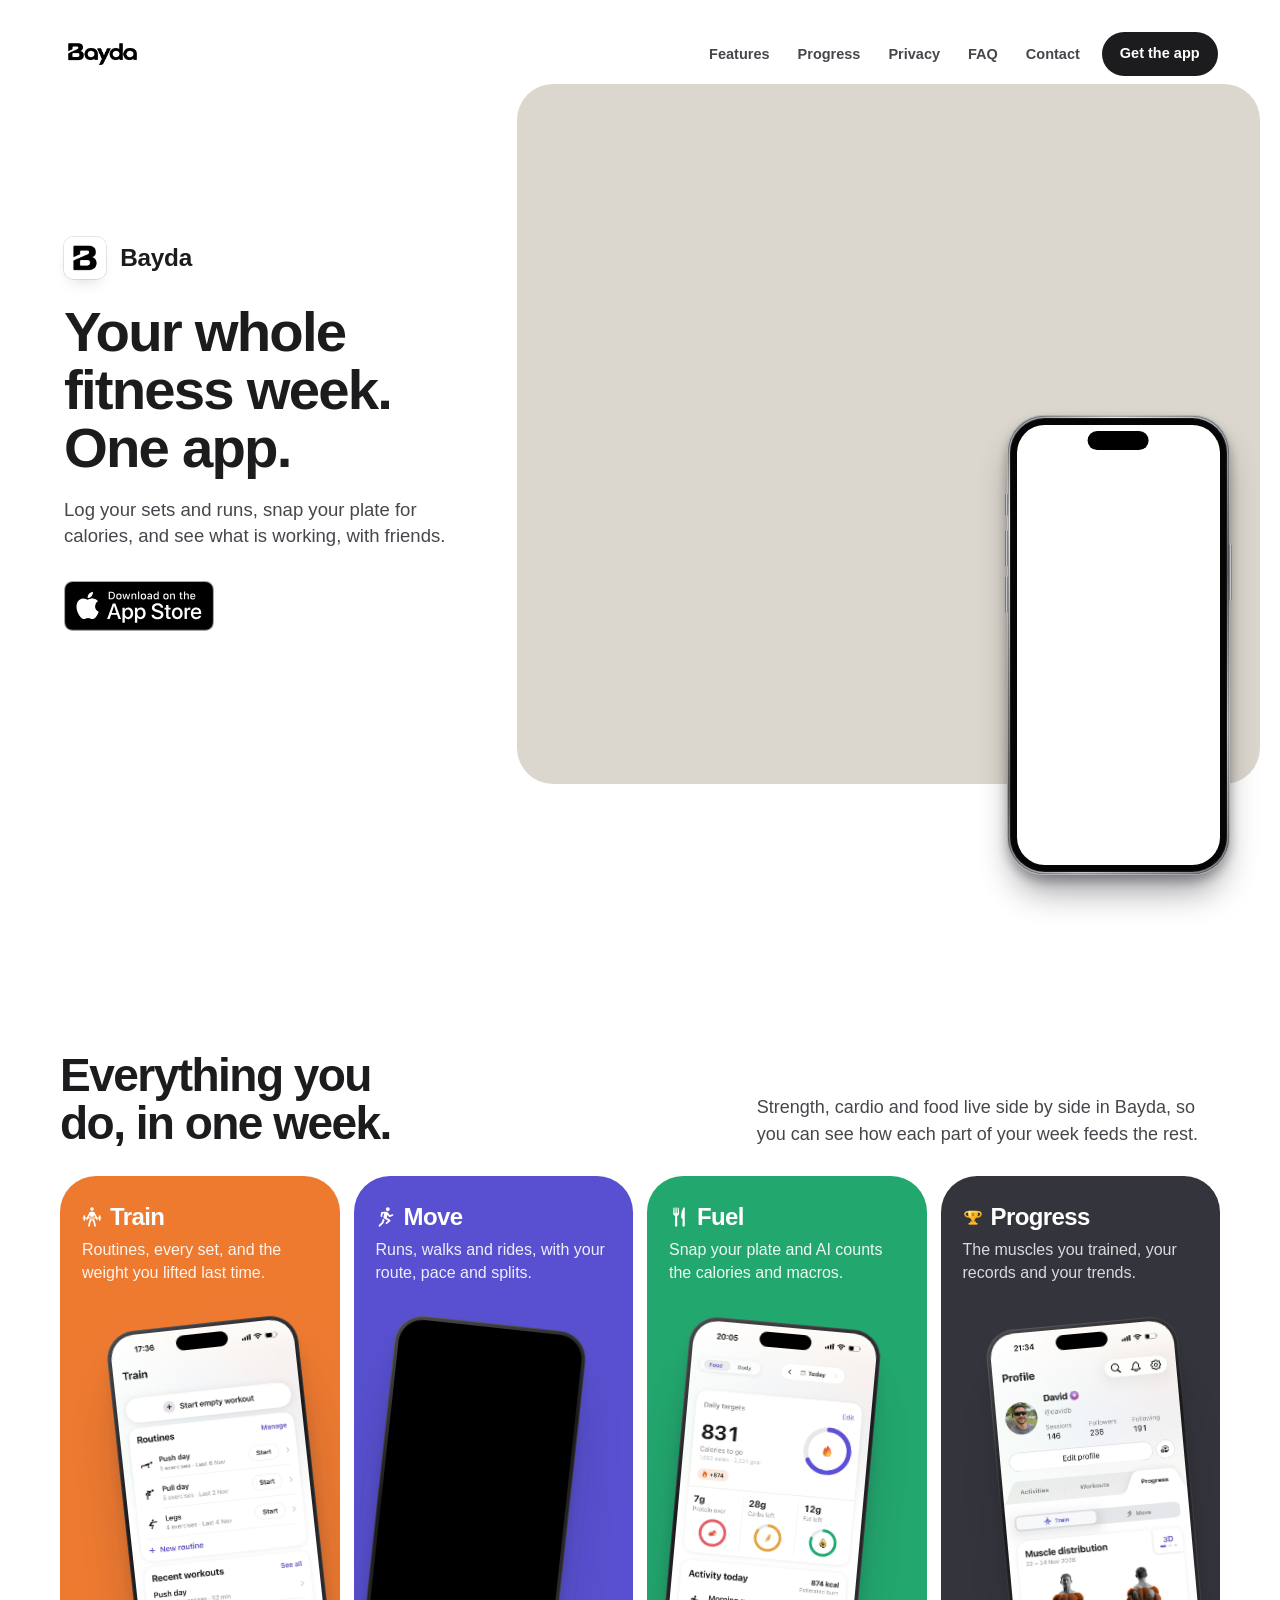
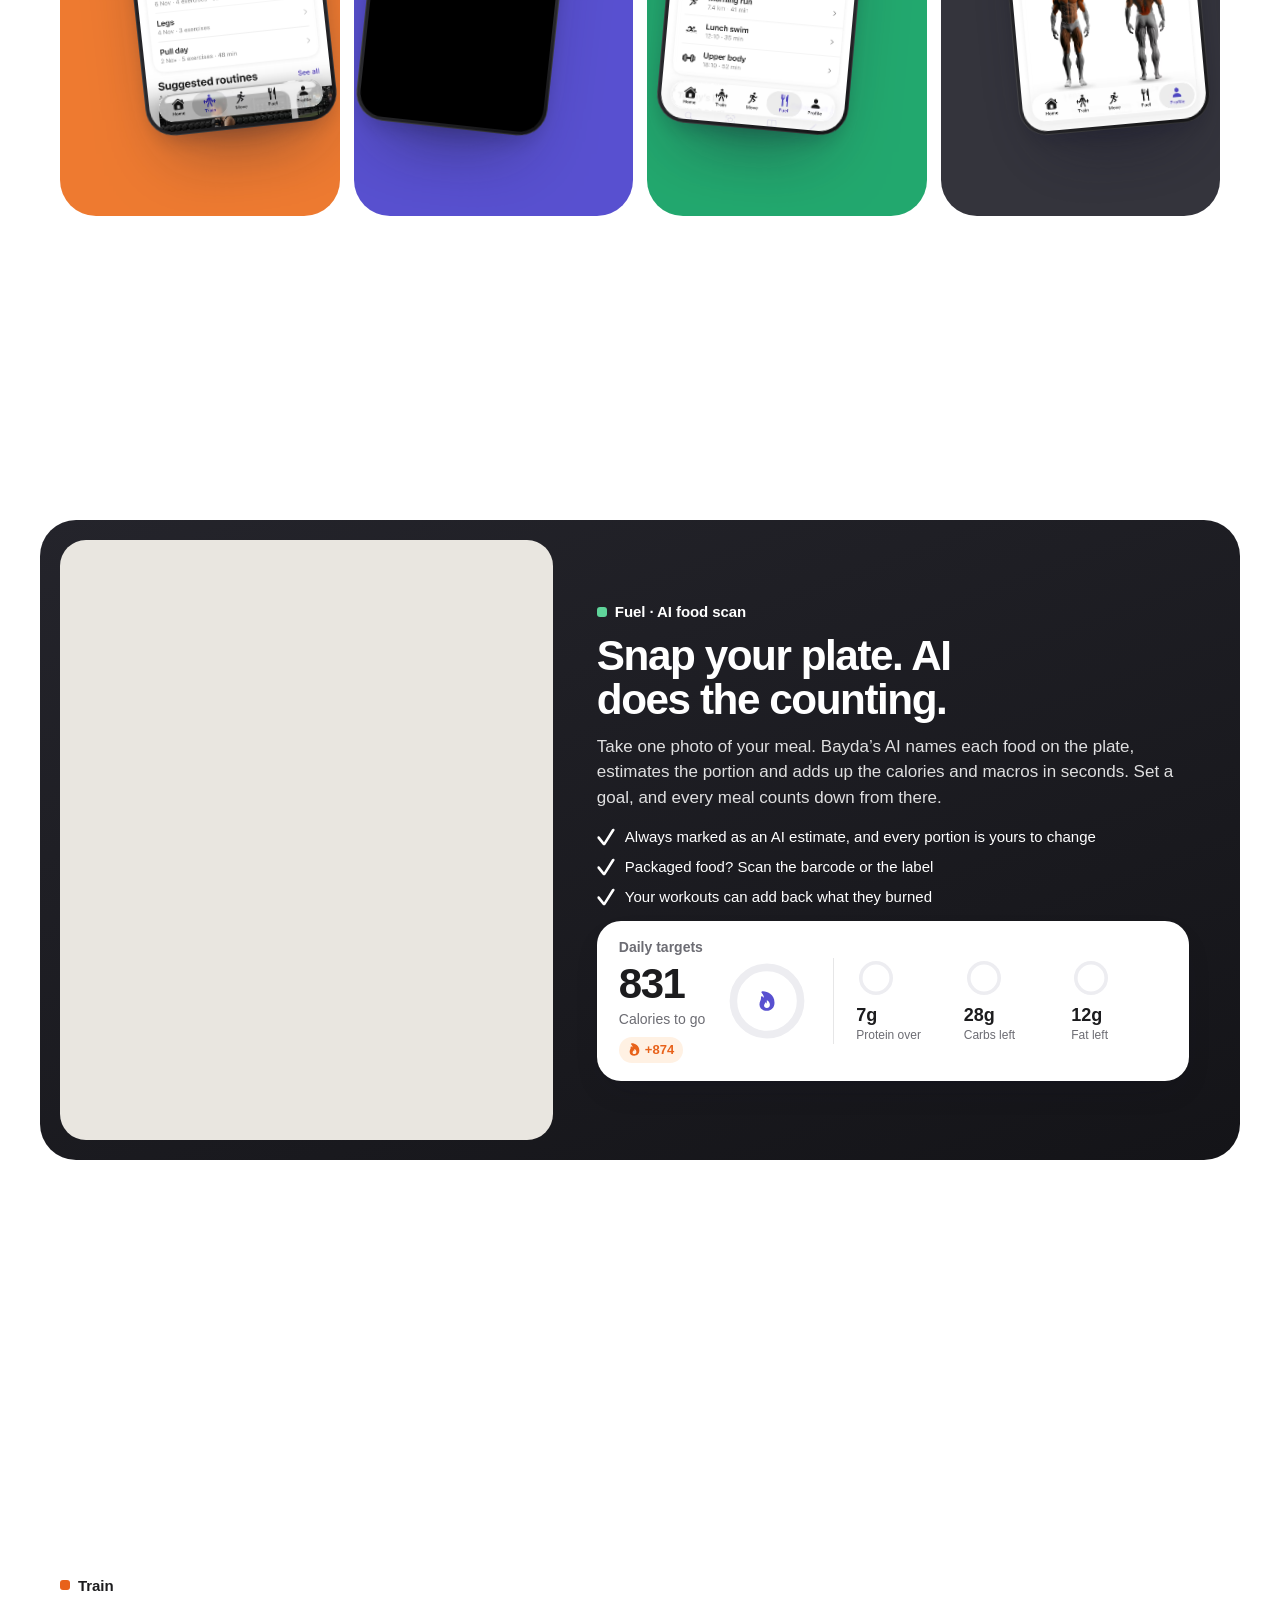
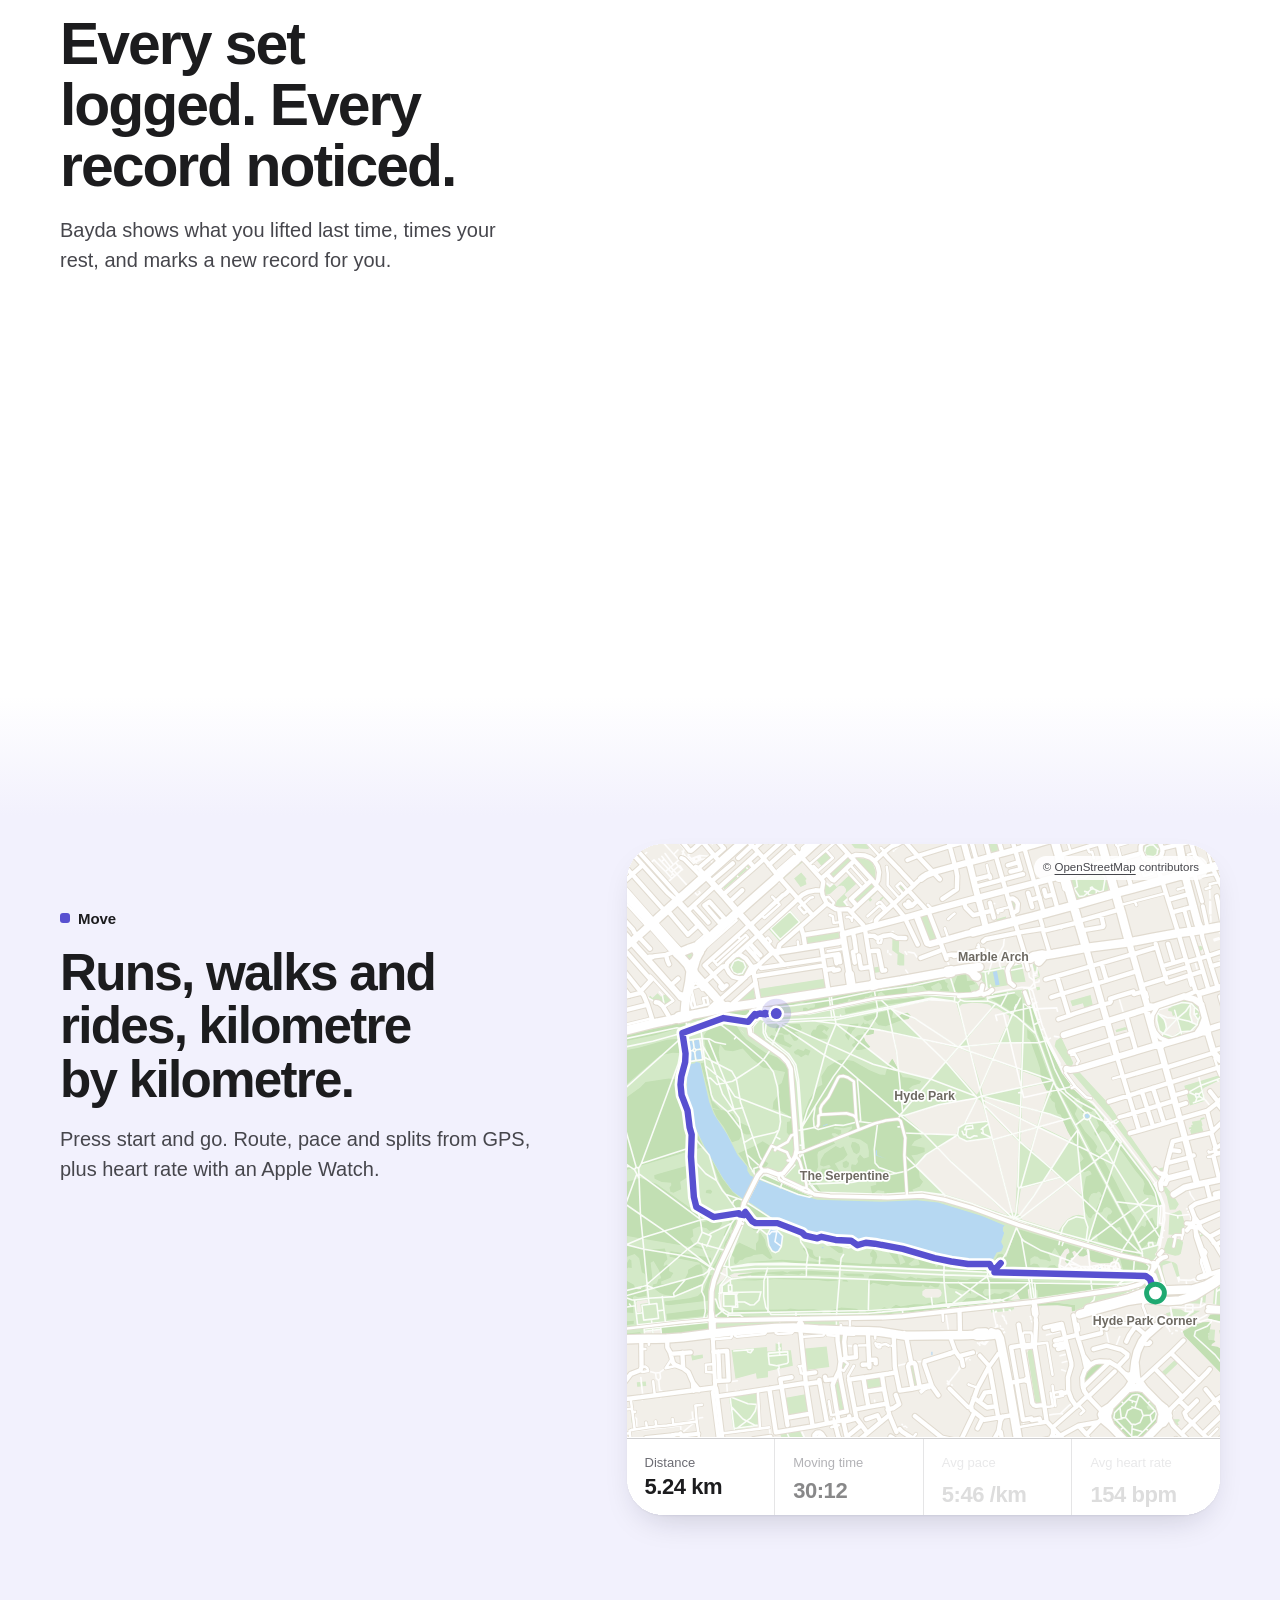
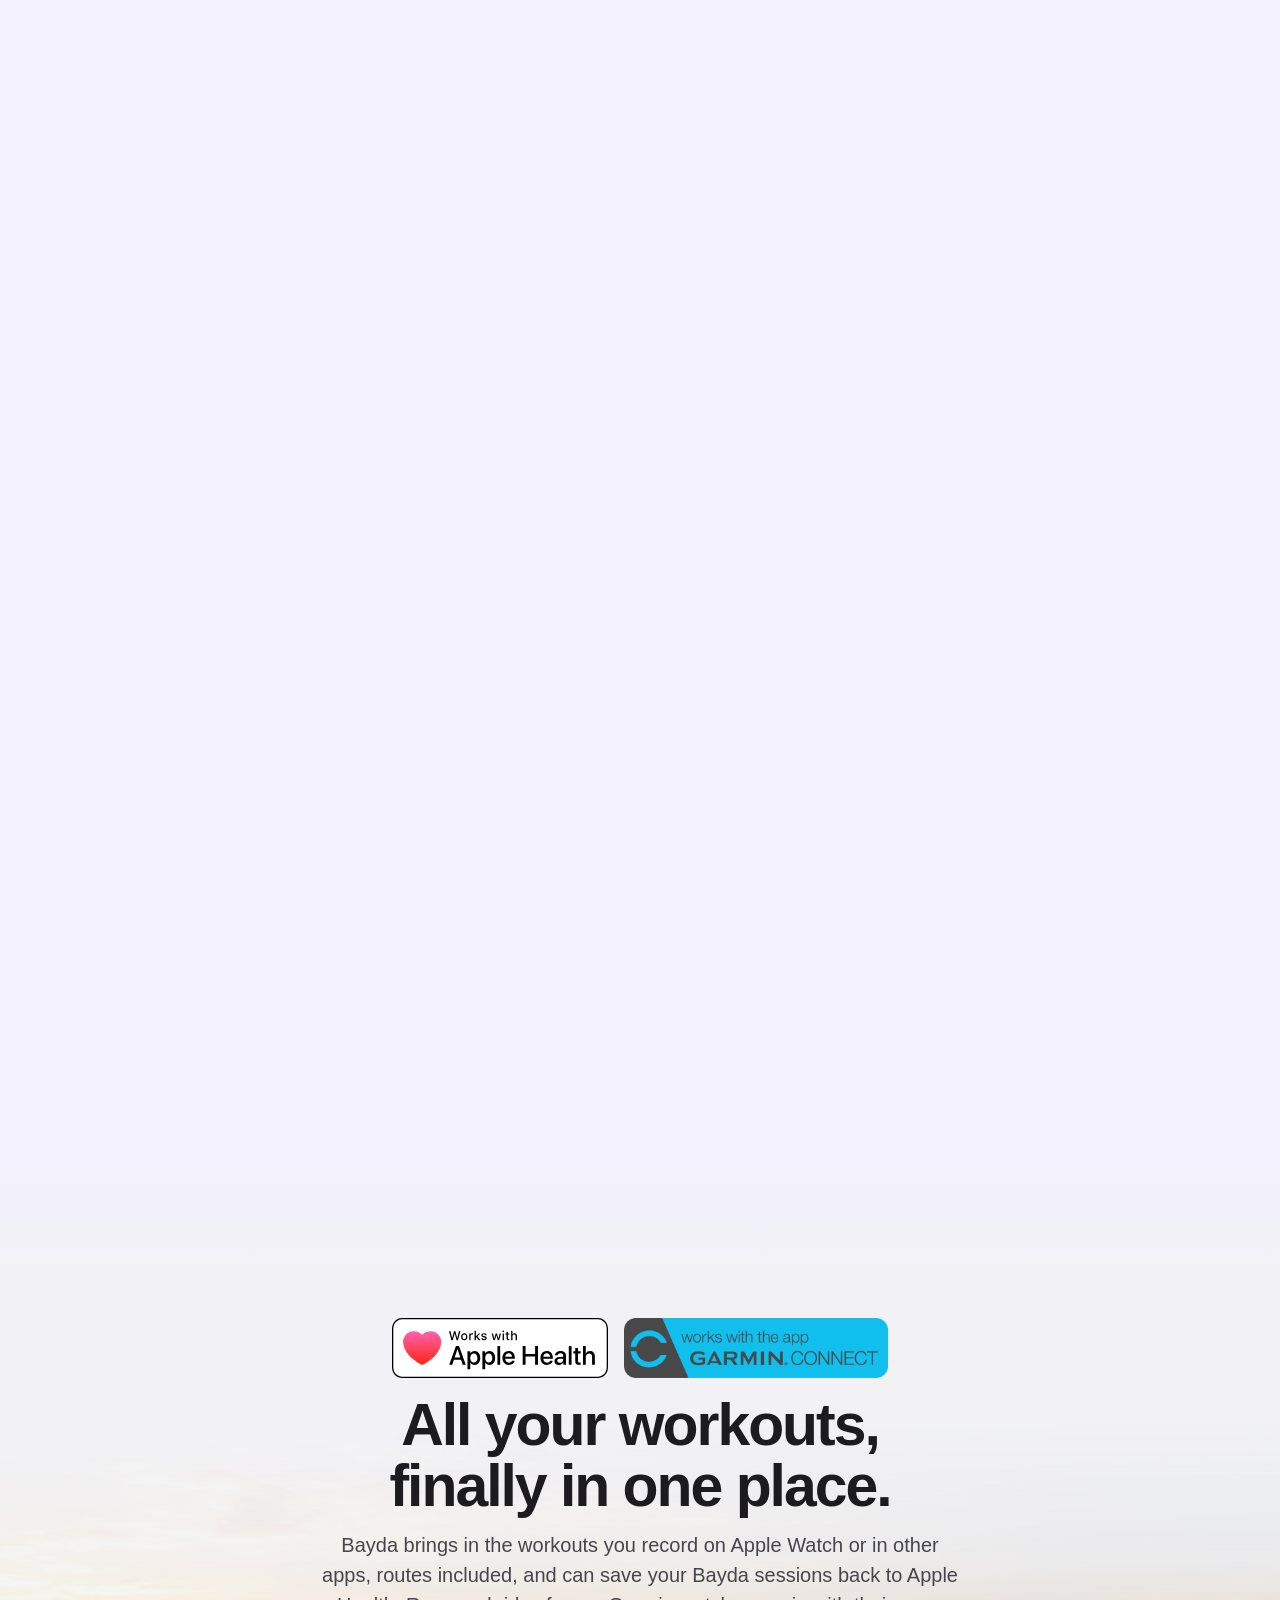
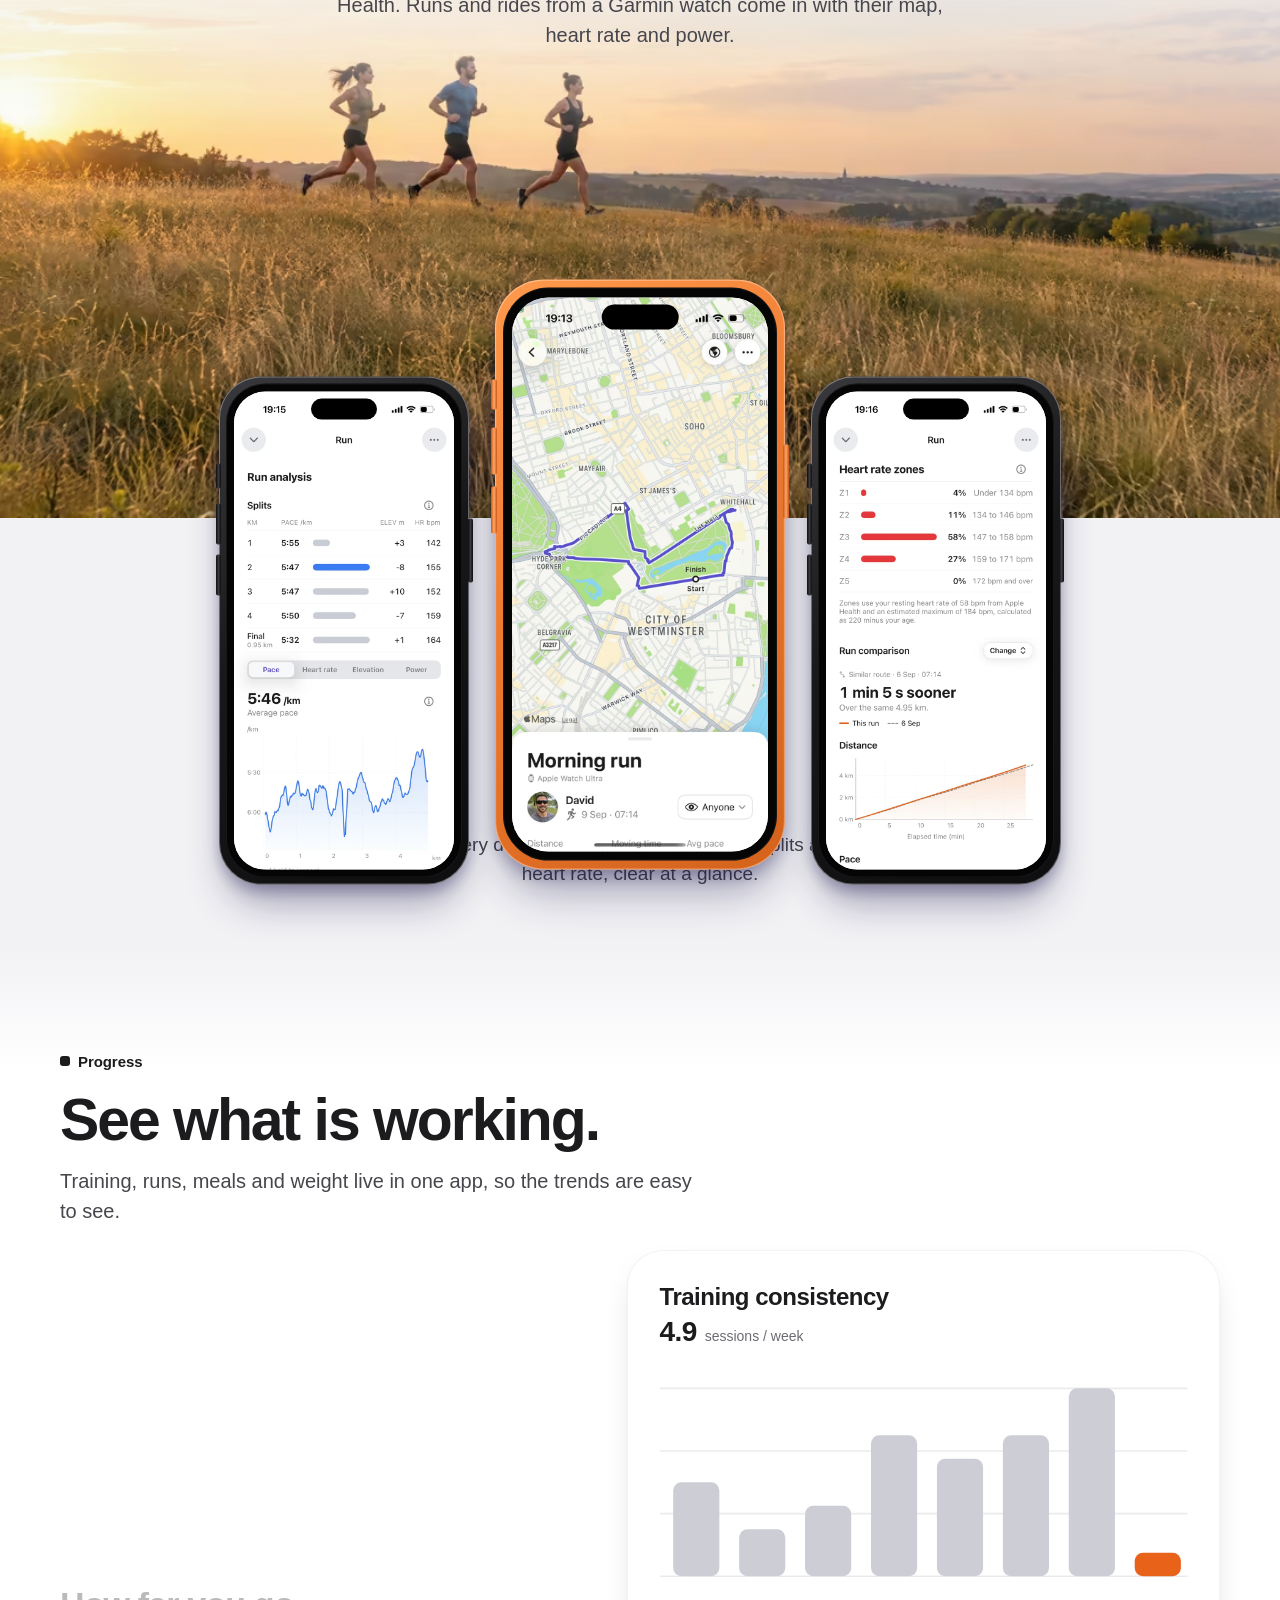
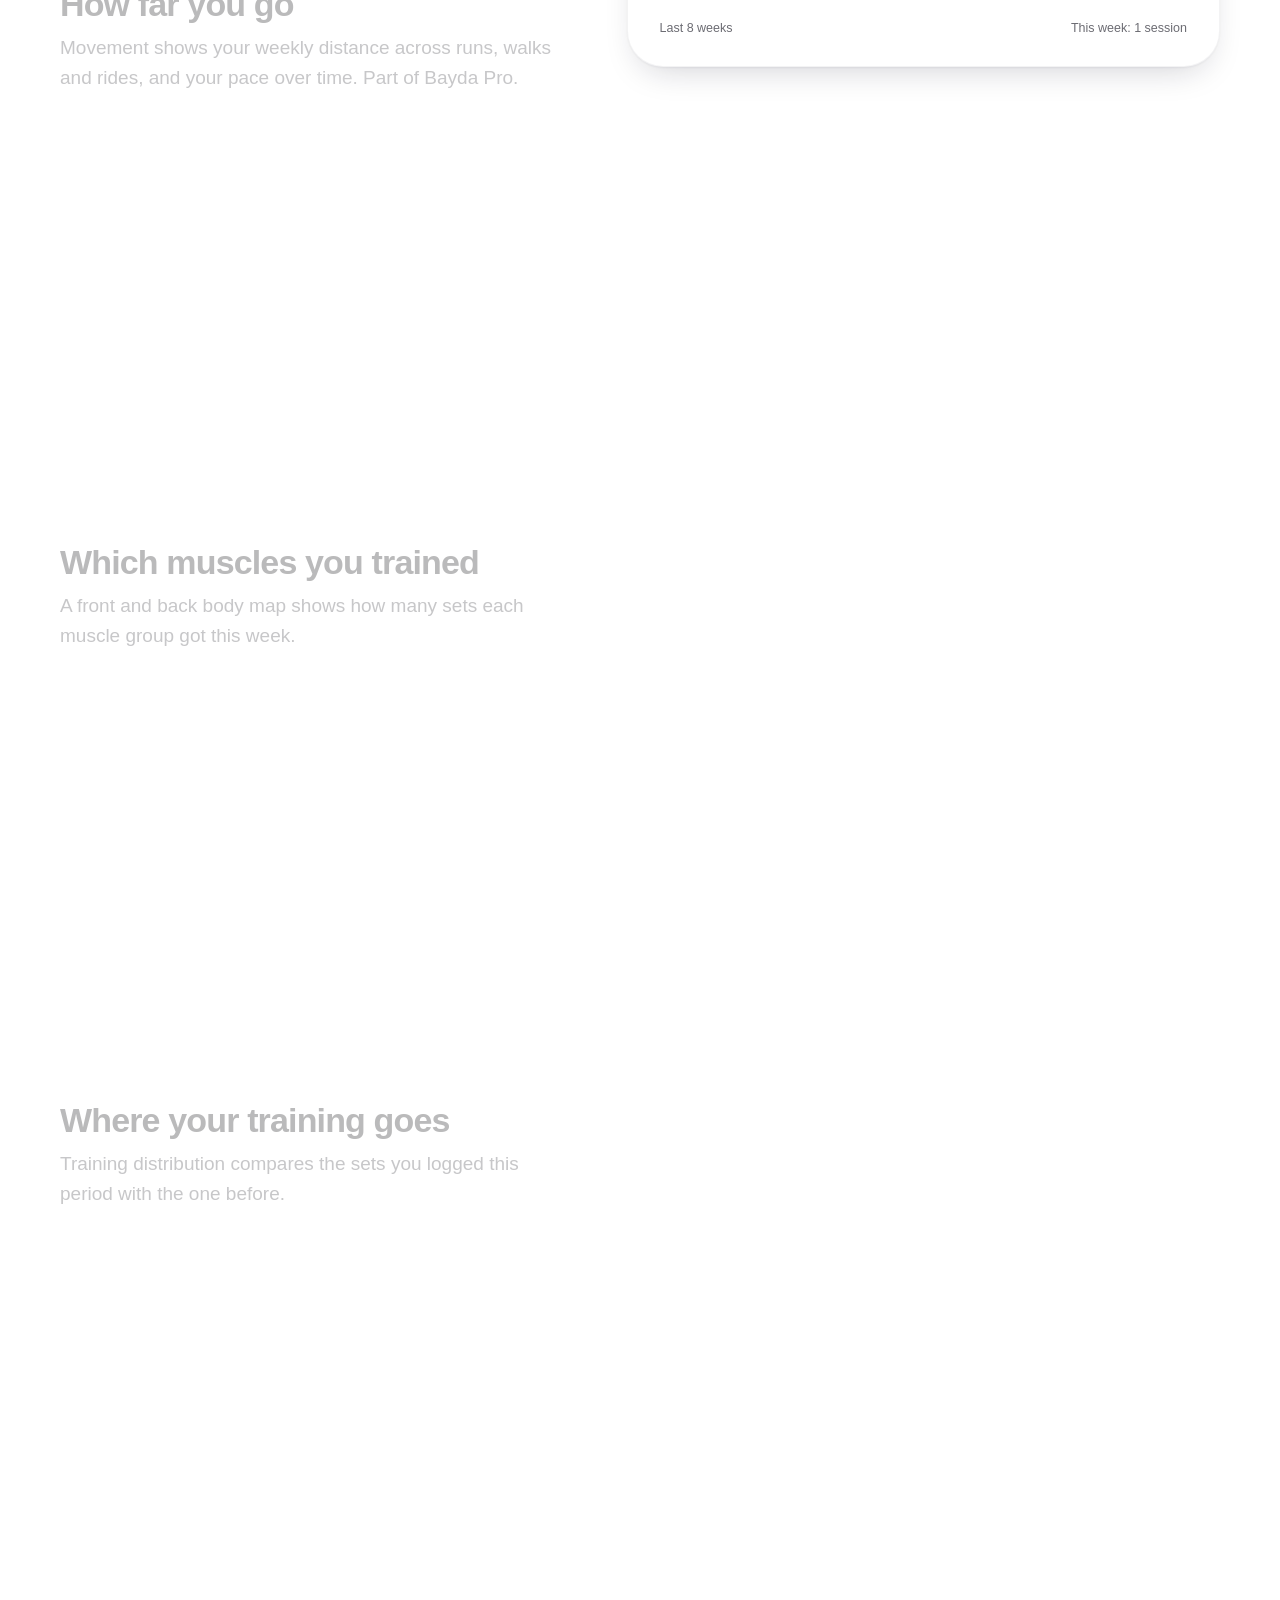
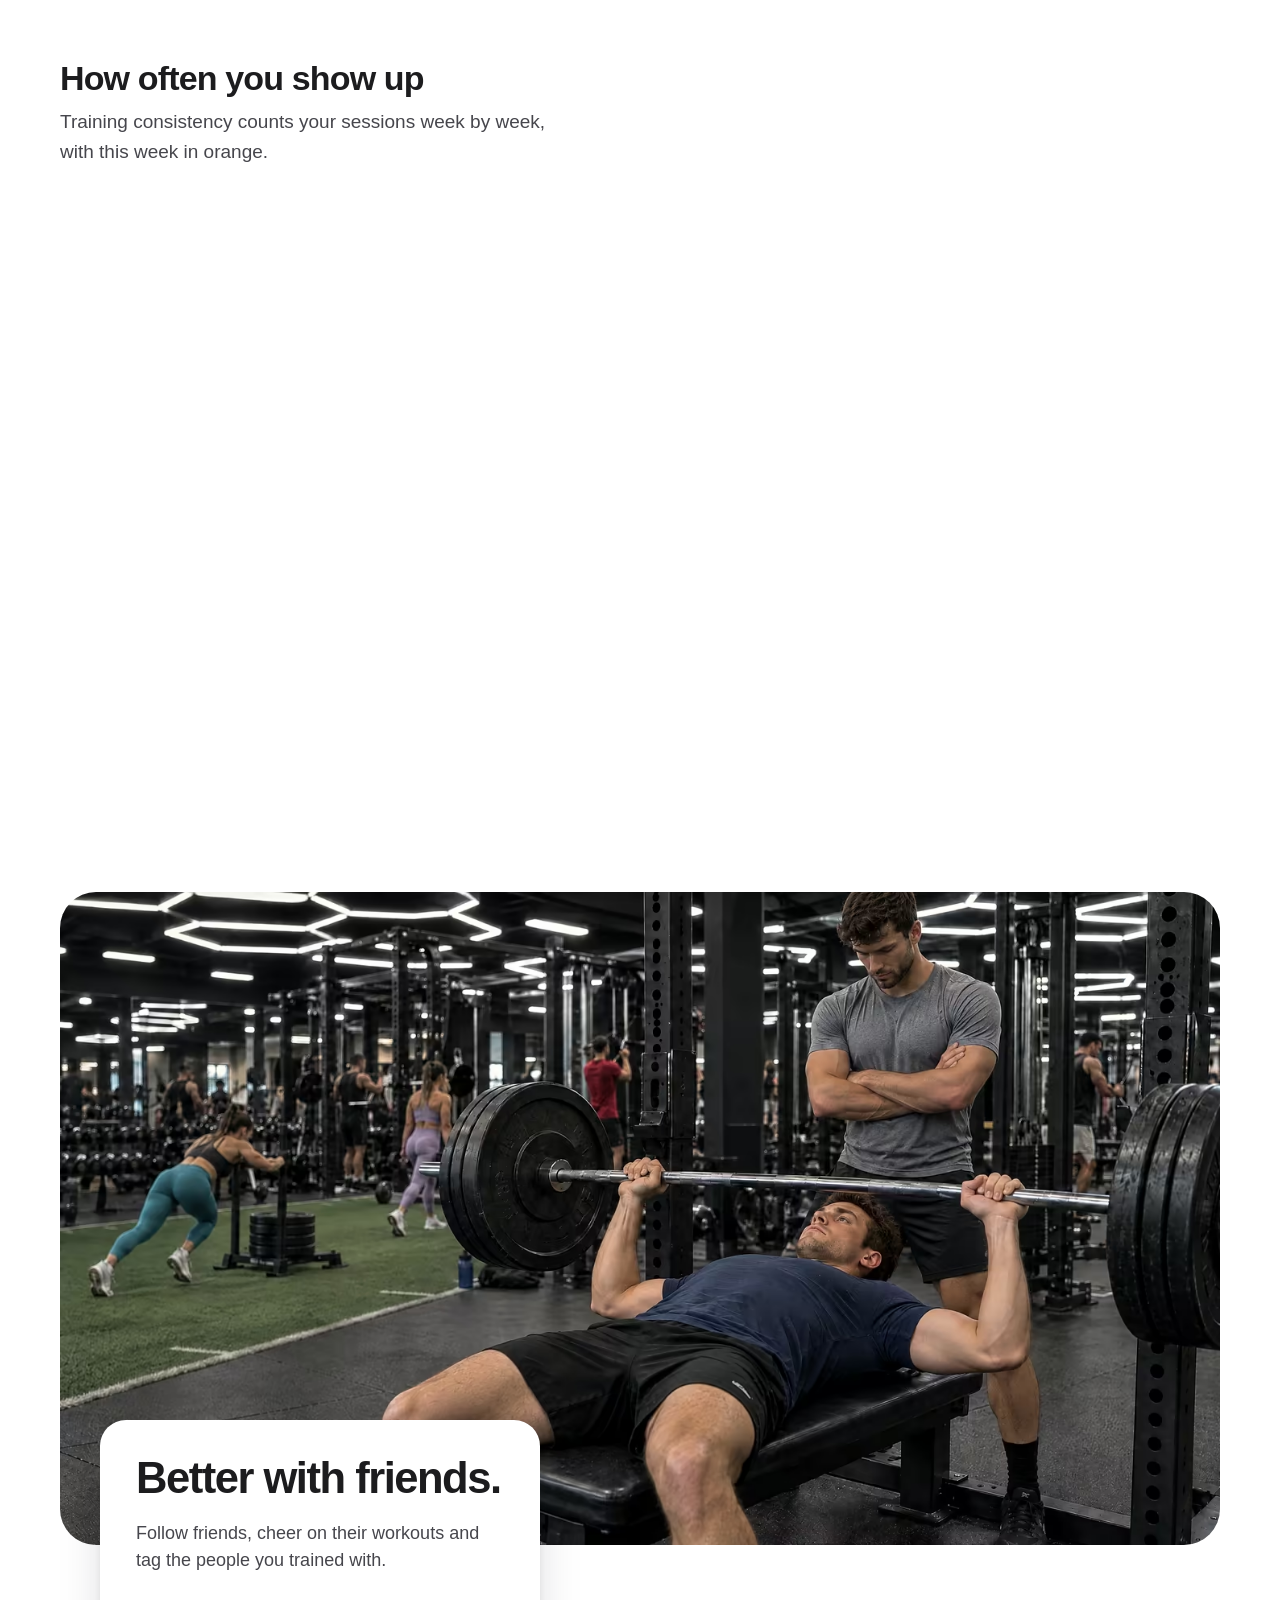
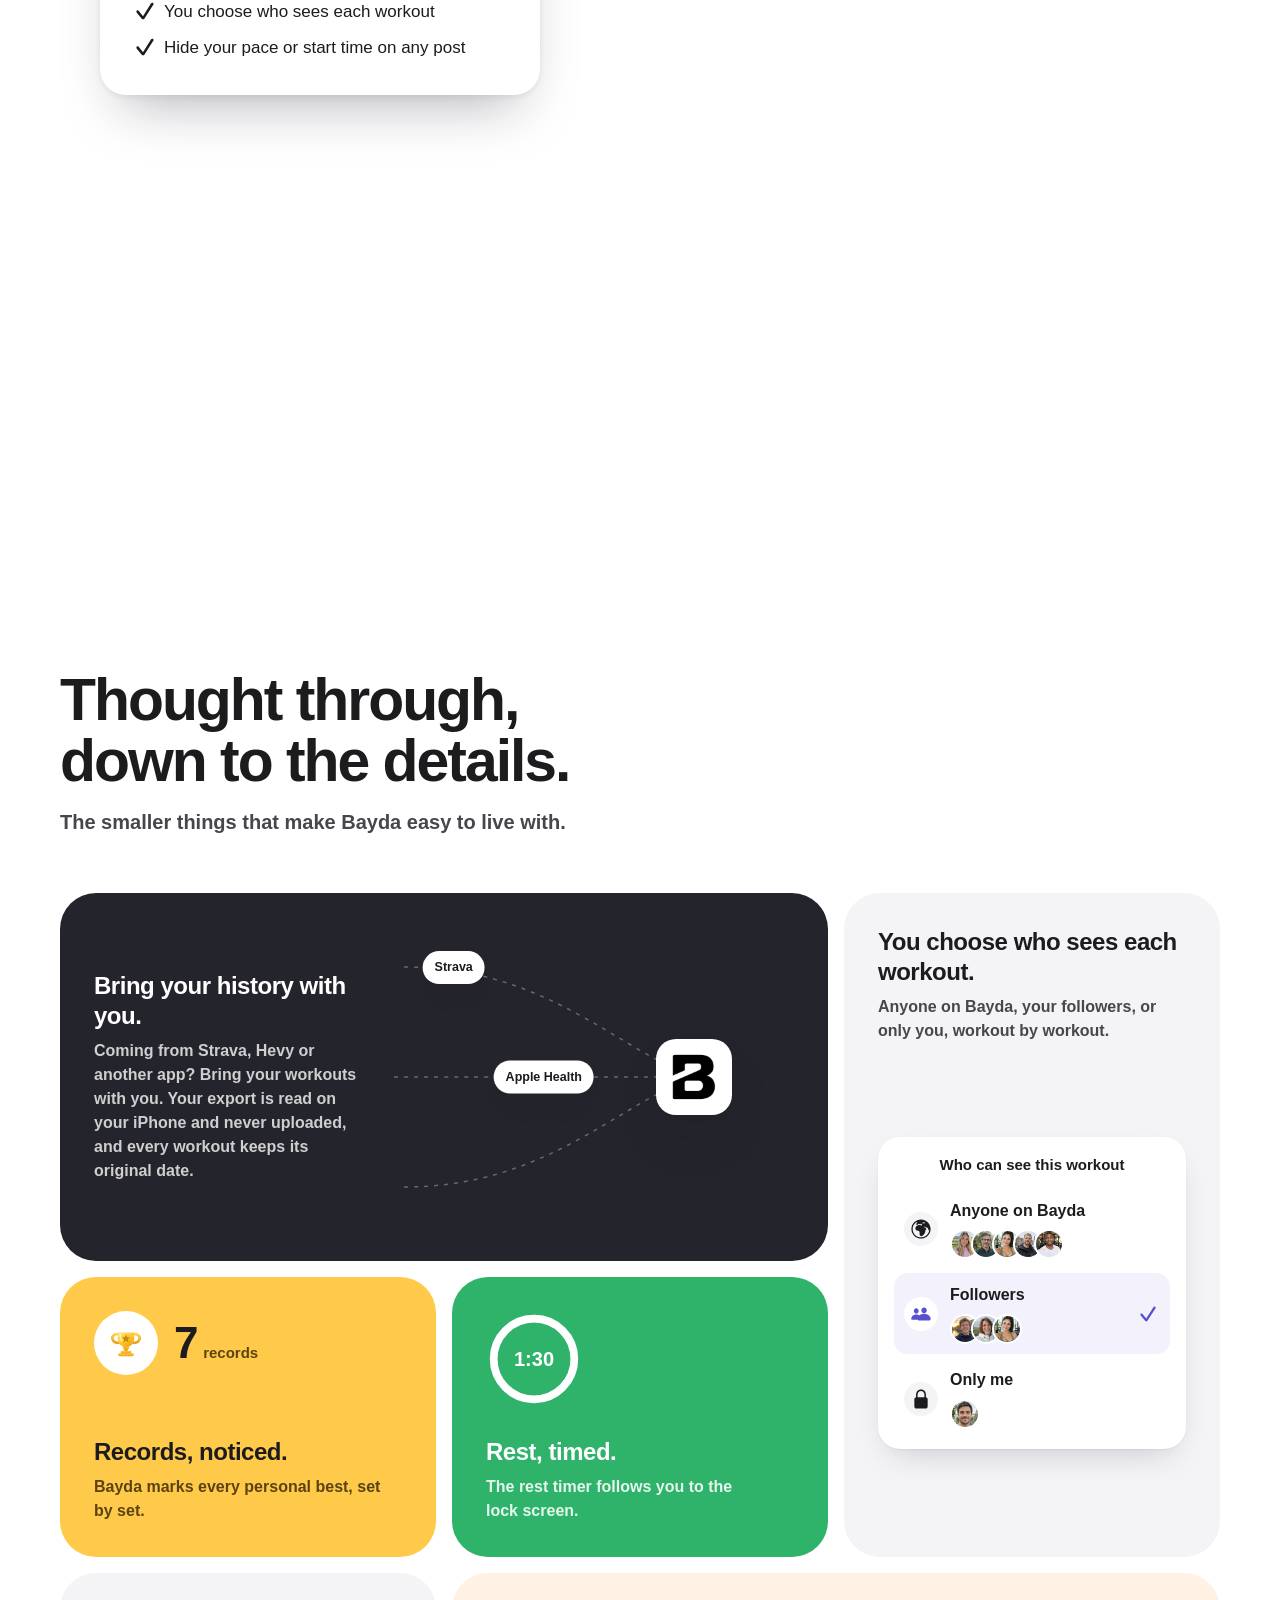
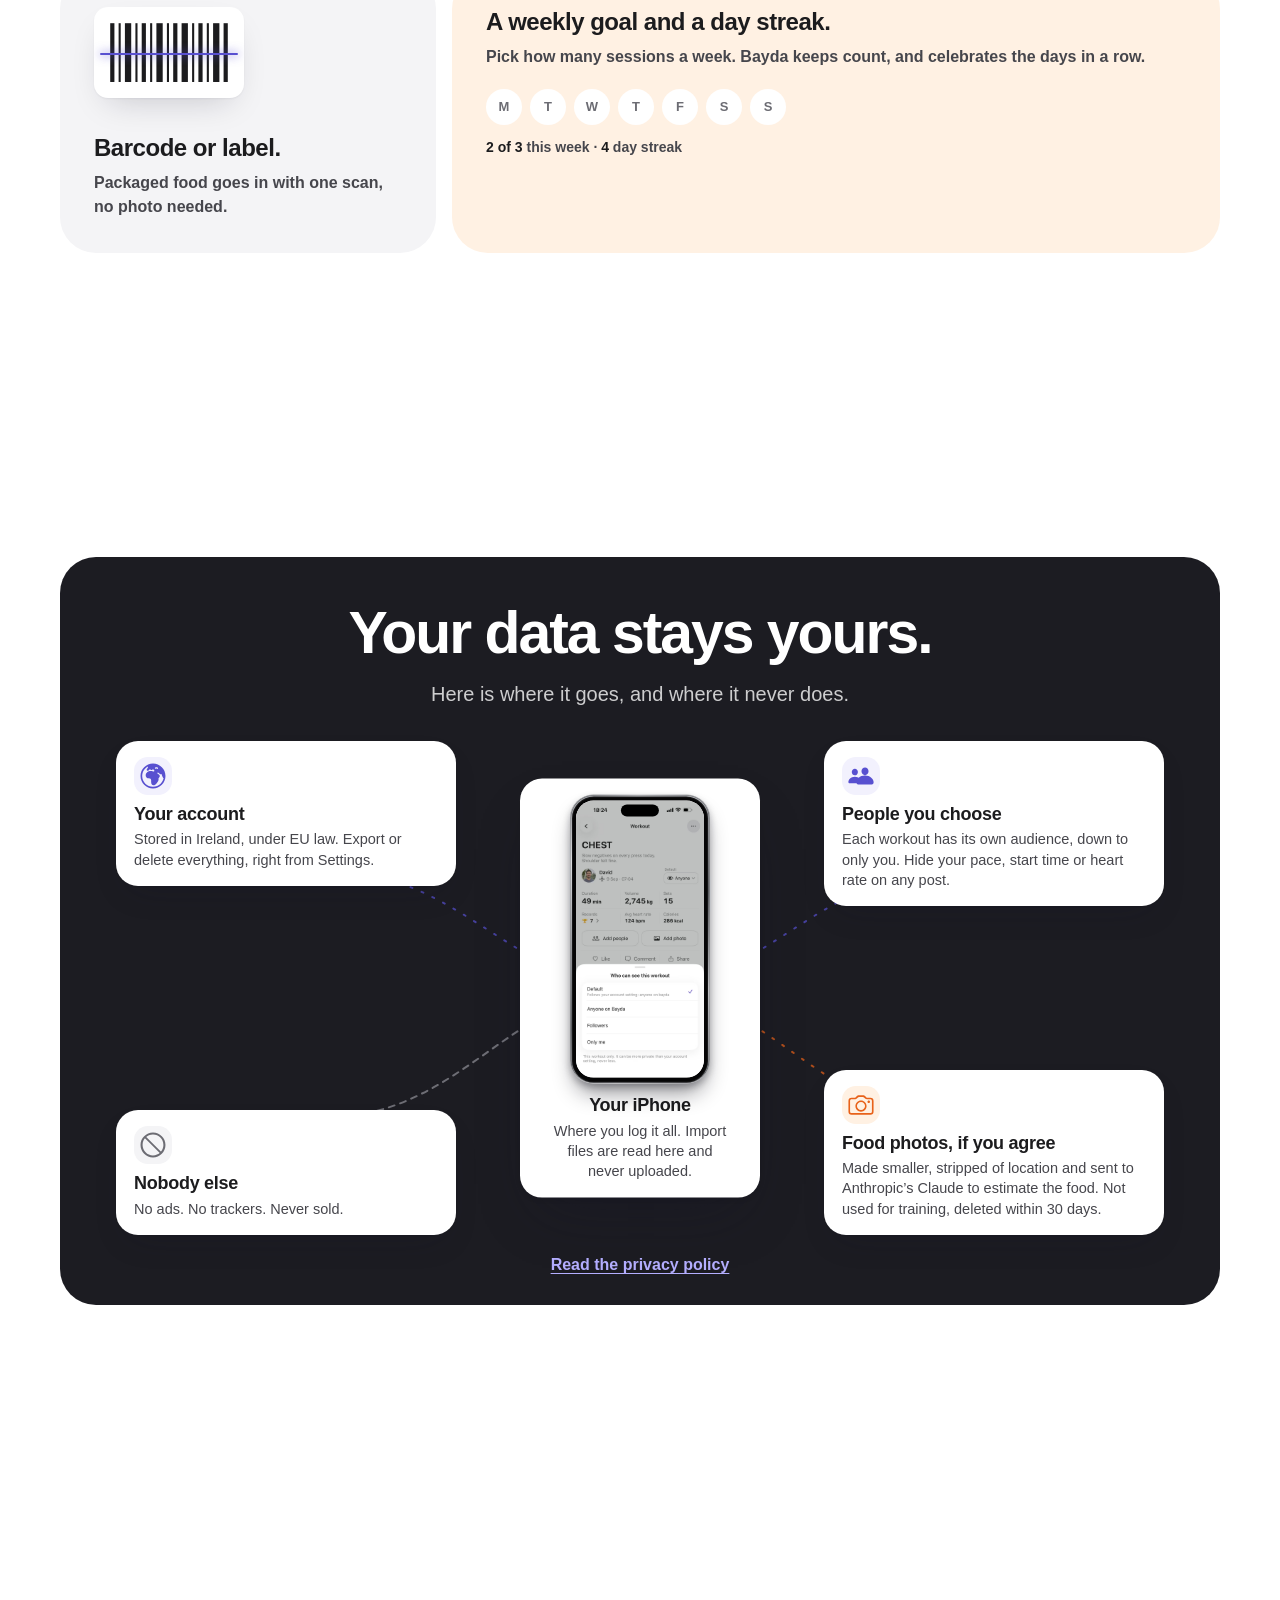
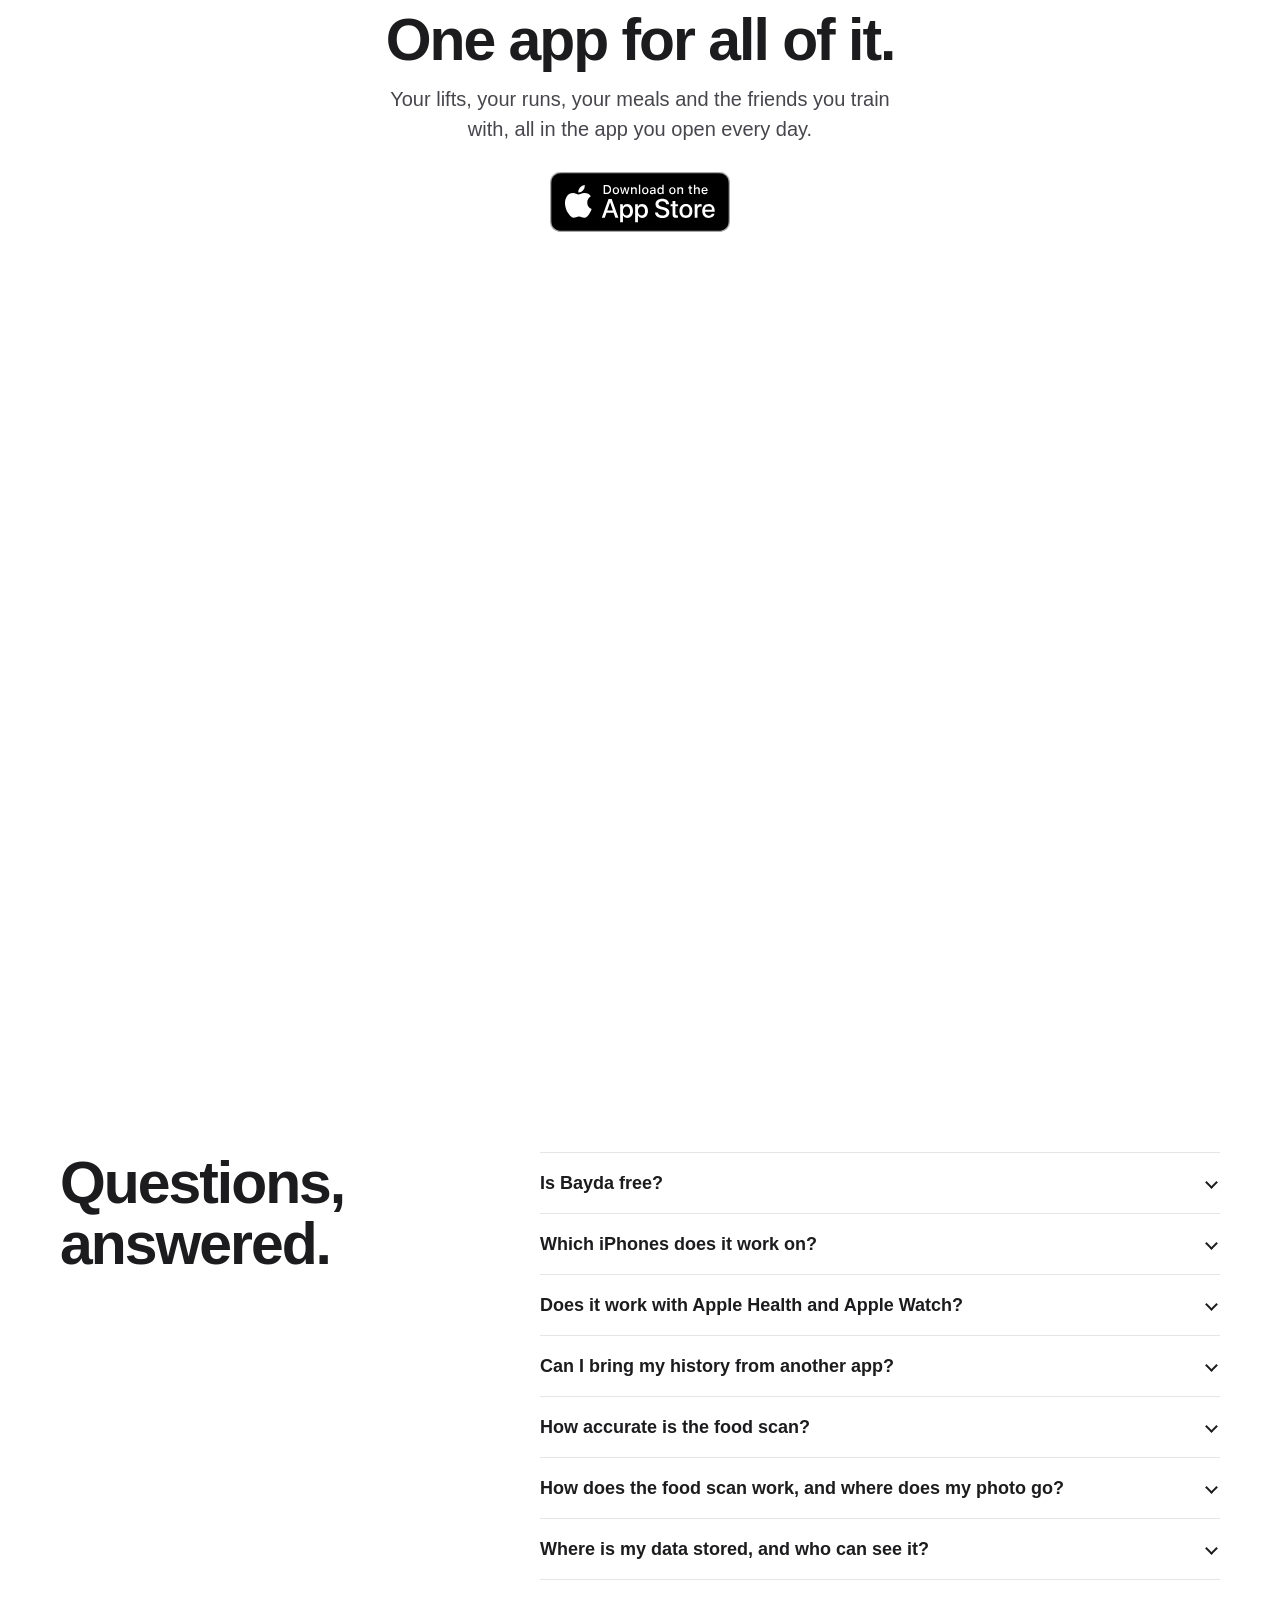
<file: index.html>
<!doctype html>
<html lang="en">
<head>
  <meta charset="utf-8">
  <meta name="viewport" content="width=device-width, initial-scale=1, viewport-fit=cover">
  <meta name="color-scheme" content="light">
  <meta name="theme-color" content="#FFFFFF">
  <title>Bayda: workouts, runs and meals in one app</title>
  <meta name="description" content="Bayda is one iPhone app for your workouts, runs and meals. Log every set, track every run, snap your plate for calories and macros, and see what is working.">
  <link rel="canonical" href="https://bayda-app.com/">
  <link rel="icon" type="image/png" href="/assets/favicon.png">
  <link rel="apple-touch-icon" href="/assets/apple-touch-icon.png">
  <link rel="preload" as="image" type="image/avif" media="(min-width: 860px)" imagesrcset="/assets/photos/hero-wide-960.avif 960w, /assets/photos/hero-wide-1440.avif 1440w, /assets/photos/hero-wide-1920.avif 1920w" imagesizes="58vw" fetchpriority="high">
  <link rel="stylesheet" href="/assets/site.css">
  <script>document.documentElement.className = 'js' + (matchMedia('(prefers-reduced-motion: reduce)').matches ? '' : ' motion');</script>
  <meta property="og:type" content="website">
  <meta property="og:site_name" content="Bayda">
  <meta property="og:title" content="Bayda: workouts, runs and meals in one app">
  <meta property="og:description" content="Log every set, track every run, snap your plate for calories and macros, and see what is working.">
  <meta property="og:url" content="https://bayda-app.com/">
  <meta property="og:image" content="https://bayda-app.com/assets/og.jpg">
  <meta property="og:image:width" content="1200">
  <meta property="og:image:height" content="630">
  <meta property="og:image:alt" content="The Bayda logo and “Workouts, runs and meals. One app.” beside an iPhone showing Bayda’s Home">
  <meta property="og:locale" content="en_GB">
  <meta name="twitter:card" content="summary_large_image">
  <meta name="twitter:title" content="Bayda: workouts, runs and meals in one app">
  <meta name="twitter:description" content="Log every set, track every run, snap your plate for calories and macros, and see what is working.">
  <meta name="twitter:image" content="https://bayda-app.com/assets/og.jpg">
  <meta name="twitter:image:alt" content="The Bayda logo and “Workouts, runs and meals. One app.” beside an iPhone showing Bayda’s Home">
  <script type="application/ld+json">
{
  "@context": "https://schema.org",
  "@graph": [
    {
      "@type": "Organization",
      "name": "Baydalabs",
      "url": "https://bayda-app.com/",
      "logo": "https://bayda-app.com/assets/logo-192.png",
      "email": "contact@bayda-app.com",
      "address": {
        "@type": "PostalAddress",
        "addressLocality": "Forest",
        "addressCountry": "BE"
      }
    },
    {
      "@type": "MobileApplication",
      "name": "Bayda",
      "operatingSystem": "iOS 18 or later",
      "applicationCategory": "HealthApplication",
      "author": {
        "@type": "Organization",
        "name": "Baydalabs"
      }
    }
  ]
}
  </script>
</head>
<body class="home">
  <svg class="sprite" width="0" height="0" aria-hidden="true" focusable="false"><defs>
<!-- BEGIN site symbols -->
<symbol id="i-check" viewBox="0 0 22.10 21.55"><path fill="currentColor" d="M8.64 21.05C9.33 21.05 9.87 20.77 10.25 20.21L21.21 3.25C21.49 2.83 21.60 2.45 21.60 2.09C21.60 1.17 20.93 0.50 19.98 0.50C19.32 0.50 18.92 0.73 18.51 1.37L8.59 17.08L3.51 10.64C3.13 10.16 2.72 9.95 2.15 9.95C1.20 9.95 0.50 10.63 0.50 11.57C0.50 11.98 0.64 12.36 0.99 12.78L7.04 20.25C7.50 20.80 7.99 21.05 8.64 21.05Z"/></symbol>
<symbol id="i-lift" viewBox="0 0 29.43 29.84"><path fill="currentColor" d="M14.73 5.76C16.17 5.76 17.36 4.59 17.36 3.12C17.36 1.68 16.17 0.50 14.73 0.50C13.27 0.50 12.10 1.68 12.10 3.12C12.10 4.59 13.27 5.76 14.73 5.76ZM12.08 14.53L17.39 14.53L17.39 11.95C17.39 11.76 17.67 11.68 17.78 11.91L21.04 18.53C21.34 19.14 22.09 19.40 22.71 19.07C23.29 18.78 23.55 18.03 23.25 17.42L18.89 8.62C18.36 7.55 17.38 6.94 16.14 6.94L13.31 6.94C12.08 6.94 11.09 7.55 10.56 8.62L6.21 17.42C5.91 18.03 6.17 18.78 6.75 19.07C7.36 19.40 8.11 19.14 8.41 18.53L11.69 11.91C11.80 11.68 12.08 11.75 12.08 11.94ZM9.91 29.32C10.51 29.44 11.19 29.13 11.38 28.29L12.48 23.21L14.73 19.20L16.97 23.21L18.07 28.29C18.26 29.16 18.99 29.46 19.60 29.30C20.19 29.15 20.66 28.60 20.49 27.75L19.36 22.50C19.34 22.40 19.32 22.32 19.28 22.21L17.94 18.40L11.53 18.40L10.17 22.21C10.12 22.32 10.11 22.40 10.09 22.50L8.98 27.75C8.79 28.63 9.31 29.20 9.91 29.32ZM3.03 20.51L3.69 20.51C4.21 20.51 4.56 20.14 4.56 19.62L4.56 13.29C4.56 12.77 4.21 12.42 3.69 12.42L3.03 12.42C2.51 12.42 2.15 12.77 2.15 13.29L2.15 19.62C2.15 20.14 2.51 20.51 3.03 20.51ZM25.75 20.51L26.42 20.51C26.94 20.51 27.29 20.14 27.29 19.62L27.29 13.29C27.29 12.77 26.94 12.42 26.42 12.42L25.75 12.42C25.24 12.42 24.88 12.77 24.88 13.29L24.88 19.62C24.88 20.14 25.24 20.51 25.75 20.51ZM1.24 17.21L28.20 17.21C28.61 17.21 28.93 16.87 28.93 16.46C28.93 16.05 28.61 15.72 28.20 15.72L1.24 15.72C0.82 15.72 0.50 16.05 0.50 16.46C0.50 16.87 0.82 17.21 1.24 17.21Z"/></symbol>
<symbol id="i-run" viewBox="0 0 20.93 27.11"><path fill="currentColor" d="M12.95 5.75C14.41 5.75 15.57 4.57 15.57 3.13C15.57 1.67 14.41 0.50 12.95 0.50C11.50 0.50 10.32 1.67 10.32 3.13C10.32 4.57 11.50 5.75 12.95 5.75ZM8.86 16.08L13.34 18.61L10.45 21.08C9.82 21.63 9.82 22.35 10.22 22.80C10.64 23.27 11.36 23.35 12.02 22.79L16.11 19.30C16.69 18.81 16.59 17.76 15.90 17.30L11.48 14.41L12.35 11.37C12.46 10.96 12.93 10.90 13.17 11.26L14.47 13.17C14.79 13.63 15.38 13.80 15.89 13.56L19.65 11.89C20.34 11.58 20.60 10.98 20.30 10.35C20 9.74 19.40 9.56 18.73 9.86L15.77 11.16L13.74 8.35C12.66 6.87 11.32 6.27 9.14 6.43L4.97 6.72C4.29 6.77 3.82 7.23 3.73 7.92L3.17 12.15C3.06 12.89 3.44 13.43 4.12 13.51C4.80 13.57 5.25 13.17 5.35 12.42L5.86 9L7.49 8.88C7.85 8.86 8.17 9.10 8.05 9.52L7.09 12.92C6.50 14.95 7.83 15.50 8.86 16.08ZM0.91 26.32C1.39 26.72 2.08 26.75 2.69 26.15L6.53 22.35C6.86 22.02 6.93 21.94 7.13 21.45L8.71 17.36L8.27 17.12C7.38 16.62 6.73 16.14 6.30 15.60L4.92 20.50L0.94 24.46C0.31 25.08 0.41 25.87 0.91 26.32Z"/></symbol>
<symbol id="i-fork" viewBox="0 0 17.57 28.65"><path fill="currentColor" d="M4.67 28.15C5.71 28.15 6.34 27.56 6.33 26.57L6.10 13.30C6.09 12.82 6.26 12.54 6.65 12.36C8.24 11.65 8.94 10.90 8.84 8.73L8.51 1.55C8.48 1 8.17 0.68 7.66 0.68C7.16 0.68 6.86 1.02 6.86 1.57L6.95 8.54C6.96 8.97 6.69 9.23 6.31 9.23C5.90 9.23 5.63 8.98 5.63 8.57L5.51 1.35C5.50 0.82 5.18 0.50 4.67 0.50C4.17 0.50 3.86 0.82 3.85 1.35L3.73 8.57C3.72 8.98 3.45 9.23 3.05 9.23C2.66 9.23 2.40 8.97 2.40 8.54L2.49 1.57C2.49 1.02 2.20 0.68 1.70 0.68C1.18 0.68 0.86 1.01 0.83 1.55L0.51 8.73C0.41 10.90 1.12 11.65 2.71 12.36C3.10 12.54 3.26 12.82 3.26 13.30L3.03 26.57C3.01 27.56 3.65 28.15 4.67 28.15ZM13.99 17.79L13.76 26.52C13.73 27.56 14.38 28.15 15.40 28.15C16.44 28.15 17.07 27.61 17.07 26.63L17.07 1.41C17.07 0.80 16.67 0.50 16.20 0.50C15.75 0.50 15.45 0.74 15.05 1.30C13.15 3.98 11.84 9.14 11.84 13.81L11.84 14.44C11.84 15.28 12.13 15.86 12.78 16.30L13.41 16.72C13.82 17.01 14 17.33 13.99 17.79Z"/></symbol>
<symbol id="i-flame" viewBox="0 0 20.90 26.68"><path fill="currentColor" d="M9.88 26.18C16.19 26.18 20.40 21.93 20.40 15.52C20.40 4.93 11.34 0.50 5.10 0.50C3.89 0.50 3.11 0.96 3.11 1.81C3.11 2.14 3.26 2.49 3.53 2.80C4.97 4.54 6.31 6.43 6.33 8.67C6.33 9.14 6.28 9.53 5.96 10.07L6.50 9.96C5.88 8.14 4.57 7.06 3.39 7.06C2.83 7.06 2.45 7.46 2.45 8.06C2.45 8.42 2.54 9.07 2.54 9.65C2.54 12.33 0.50 13.72 0.50 18.03C0.50 22.93 4.24 26.18 9.88 26.18ZM10.16 22.57C7.99 22.57 6.54 21.26 6.54 19.30C6.54 17.27 7.98 16.59 8.17 15.18C8.18 15.04 8.29 14.98 8.42 15.09C8.93 15.56 9.28 16.15 9.55 16.85C10.16 15.94 10.39 14.25 10.18 12.43C10.15 12.27 10.27 12.18 10.41 12.24C12.95 13.41 14.29 15.91 14.29 18.26C14.29 20.60 12.89 22.57 10.16 22.57Z"/></symbol>
<symbol id="i-phone" viewBox="0 0 16.06 25.80"><path fill="currentColor" d="M3.68 25.30L12.37 25.30C14.28 25.30 15.56 24.09 15.56 22.26L15.56 3.54C15.56 1.71 14.28 0.50 12.37 0.50L3.68 0.50C1.77 0.50 0.50 1.71 0.50 3.54L0.50 22.26C0.50 24.09 1.77 25.30 3.68 25.30ZM3.93 23.42C2.95 23.42 2.38 22.89 2.38 21.95L2.38 3.85C2.38 2.91 2.95 2.38 3.93 2.38L12.13 2.38C13.12 2.38 13.67 2.91 13.67 3.85L13.67 21.95C13.67 22.89 13.12 23.42 12.13 23.42ZM5.55 22.56L10.52 22.56C10.84 22.56 11.07 22.34 11.07 22.01C11.07 21.68 10.84 21.47 10.52 21.47L5.55 21.47C5.23 21.47 5.01 21.68 5.01 22.01C5.01 22.34 5.23 22.56 5.55 22.56ZM6.61 4.87L9.45 4.87C9.91 4.87 10.27 4.50 10.27 4.04C10.27 3.58 9.91 3.22 9.45 3.22L6.61 3.22C6.15 3.22 5.78 3.58 5.78 4.04C5.78 4.50 6.15 4.87 6.61 4.87Z"/></symbol>
<symbol id="i-globe" viewBox="0 0 24.90 24.89"><path fill="currentColor" d="M12.94 21.34C15.10 21.34 16.93 18 17.41 17.21C18.01 16.24 17.74 15.28 17.74 14.69C17.74 14.26 18.98 13.36 18.98 12.35C18.98 11.31 16.57 10.50 16.57 9.91C16.57 9.54 16.85 9.21 17.16 9.21C17.67 9.21 18.94 10.84 19.65 10.84C20.13 10.84 20.15 10.44 20.41 10.44C21.01 10.44 21.11 13.79 22.93 14.59C23.45 14 23.75 13.33 23.75 12.44C23.75 6.34 18.68 1.13 12.43 1.14C8.95 1.15 7.67 2.48 7.67 3.66C7.67 5.20 6.41 5.55 6.41 6.47C6.41 7.05 6.82 7.44 7.46 7.44C8.82 7.44 8.81 5.96 9.50 5.96C10.01 5.98 10.48 6.76 11.35 6.76C11.73 6.76 11.92 6.50 11.95 6.16C11.97 6.01 12.04 5.93 12.18 5.93C12.93 5.93 13.76 6.79 13.76 7.29C13.76 7.78 13.58 8.16 13.27 8.16C12.74 8.16 11.43 7.54 10.26 7.54C7.62 7.54 5.44 9.40 5.44 11.62C5.44 13.56 6.58 14.68 8.57 14.68C9.78 14.68 10.67 15.51 10.67 16.62C10.67 18.35 10.48 21.34 12.94 21.34ZM15.89 5.38C15.46 5.38 15.30 5.60 14.91 5.60C14.55 5.60 14.28 5.35 14.28 4.99C14.28 4.41 14.84 4.10 15.80 4.10C16.62 4.10 17.24 4.53 17.24 5.08C17.24 5.38 17.05 5.63 16.78 5.63C16.36 5.63 16.14 5.38 15.89 5.38ZM12.44 24.39C19.05 24.39 24.40 19.05 24.40 12.44C24.40 5.84 19.05 0.50 12.44 0.50C5.86 0.50 0.50 5.84 0.50 12.44C0.50 19.05 5.86 24.39 12.44 24.39ZM12.44 22.80C6.73 22.80 2.10 18.16 2.10 12.44C2.10 6.73 6.73 2.08 12.44 2.08C18.16 2.08 22.80 6.73 22.80 12.44C22.80 18.16 18.16 22.80 12.44 22.80Z"/></symbol>
<symbol id="i-people" viewBox="0 0 34.52 23.67"><path fill="currentColor" d="M9.09 10.98C11.28 10.98 13.17 9.02 13.17 6.47C13.17 3.96 11.27 2.09 9.09 2.09C6.91 2.09 5.01 3.99 5.01 6.50C5.01 9.02 6.91 10.98 9.09 10.98ZM2.57 21.56L15.61 21.56C17.10 21.56 17.68 20.98 17.68 19.92C17.68 16.68 14.37 12.78 9.08 12.78C3.80 12.78 0.50 16.68 0.50 19.92C0.50 20.98 1.08 21.56 2.57 21.56ZM15.22 23.17L29.93 23.17C33.03 23.17 34.02 21.67 34.02 20.01C34.02 16.07 29.52 11.21 22.57 11.21C15.63 11.21 11.11 16.07 11.11 20.01C11.11 21.67 12.12 23.17 15.22 23.17ZM15.22 21.56L29.93 21.56C31.78 21.56 32.43 21.04 32.43 20.01C32.43 16.99 28.65 12.81 22.57 12.81C16.50 12.81 12.72 16.99 12.72 20.01C12.72 21.04 13.37 21.56 15.22 21.56ZM22.58 10.72C25.10 10.72 27.27 8.47 27.27 5.54C27.27 2.65 25.09 0.50 22.58 0.50C20.07 0.50 17.90 2.70 17.90 5.56C17.90 8.47 20.07 10.72 22.58 10.72Z"/></symbol>
<symbol id="i-camera" viewBox="0 0 29.77 23.34"><path fill="currentColor" d="M23.75 9.48C24.55 9.48 25.21 8.82 25.21 8.03C25.21 7.23 24.55 6.57 23.75 6.57C22.95 6.57 22.29 7.23 22.29 8.03C22.29 8.82 22.95 9.48 23.75 9.48ZM4.18 22.84L25.60 22.84C28.04 22.84 29.27 21.62 29.27 19.20L29.27 6.95C29.27 4.53 28.04 3.32 25.60 3.32L22.24 3.32C21.32 3.32 21.05 3.13 20.51 2.55L19.58 1.49C18.98 0.85 18.39 0.50 17.19 0.50L12.51 0.50C11.30 0.50 10.70 0.85 10.12 1.49L9.17 2.55C8.66 3.12 8.37 3.32 7.46 3.32L4.18 3.32C1.73 3.32 0.50 4.53 0.50 6.95L0.50 19.20C0.50 21.62 1.73 22.84 4.18 22.84ZM4.21 20.95C3.05 20.95 2.38 20.33 2.38 19.11L2.38 7.05C2.38 5.83 3.05 5.20 4.21 5.20L7.93 5.20C8.98 5.20 9.54 5 10.13 4.35L11.04 3.32C11.71 2.57 12.06 2.39 13.09 2.39L16.59 2.39C17.63 2.39 17.97 2.57 18.64 3.32L19.57 4.35C20.15 5 20.72 5.20 21.77 5.20L25.57 5.20C26.71 5.20 27.38 5.83 27.38 7.05L27.38 19.11C27.38 20.33 26.71 20.95 25.57 20.95ZM14.89 19.27C18.43 19.27 21.27 16.43 21.27 12.86C21.27 9.30 18.44 6.46 14.89 6.46C11.34 6.46 8.49 9.30 8.49 12.86C8.49 16.43 11.34 19.27 14.89 19.27ZM14.89 17.49C12.35 17.49 10.26 15.43 10.26 12.86C10.26 10.29 12.33 8.24 14.89 8.24C17.44 8.24 19.50 10.29 19.50 12.86C19.50 15.43 17.44 17.49 14.89 17.49Z"/></symbol>
<symbol id="i-block" viewBox="0 0 24.90 24.89"><path fill="currentColor" d="M19.65 20.89L20.89 19.65L5.27 4.04L4.03 5.29ZM12.44 24.39C19.05 24.39 24.40 19.05 24.40 12.44C24.40 5.84 19.05 0.50 12.44 0.50C5.86 0.50 0.50 5.84 0.50 12.44C0.50 19.05 5.86 24.39 12.44 24.39ZM12.44 22.41C6.94 22.41 2.49 17.95 2.49 12.44C2.49 6.94 6.94 2.48 12.44 2.48C17.95 2.48 22.41 6.94 22.41 12.44C22.41 17.95 17.95 22.41 12.44 22.41Z"/></symbol>
<symbol id="i-lock" viewBox="0 0 16.99 23.97"><path fill="currentColor" d="M3.13 23.47L13.86 23.47C15.58 23.47 16.49 22.53 16.49 20.68L16.49 12.61C16.49 10.77 15.58 9.84 13.86 9.84L3.13 9.84C1.41 9.84 0.50 10.77 0.50 12.61L0.50 20.68C0.50 22.53 1.41 23.47 3.13 23.47ZM2.56 10.74L4.41 10.74L4.41 6.79C4.41 3.83 6.31 2.26 8.49 2.26C10.68 2.26 12.59 3.83 12.59 6.79L12.59 10.74L14.44 10.74L14.44 7.03C14.44 2.62 11.56 0.50 8.49 0.50C5.43 0.50 2.56 2.62 2.56 7.03Z"/></symbol>
<symbol id="i-menu" viewBox="0 0 25.01 13.68"><path fill="currentColor" d="M1.55 13.18L23.45 13.18C24.04 13.18 24.51 12.70 24.51 12.11C24.51 11.52 24.04 11.04 23.45 11.04L1.55 11.04C0.97 11.04 0.50 11.52 0.50 12.11C0.50 12.69 0.97 13.18 1.55 13.18ZM1.55 7.91L23.45 7.91C24.04 7.91 24.51 7.42 24.51 6.84C24.51 6.25 24.04 5.77 23.45 5.77L1.55 5.77C0.97 5.77 0.50 6.25 0.50 6.84C0.50 7.42 0.97 7.91 1.55 7.91ZM1.55 2.63L23.45 2.63C24.04 2.63 24.51 2.14 24.51 1.57C24.51 0.98 24.04 0.50 23.45 0.50L1.55 0.50C0.97 0.50 0.50 0.98 0.50 1.57C0.50 2.14 0.97 2.63 1.55 2.63Z"/></symbol>
<symbol id="i-close" viewBox="0 0 19.87 19.87"><path fill="currentColor" d="M17.14 0.87L0.87 17.14C0.38 17.62 0.37 18.49 0.88 18.99C1.39 19.49 2.25 19.48 2.73 19L19 2.73C19.49 2.23 19.50 1.38 18.99 0.88C18.48 0.38 17.65 0.37 17.14 0.87ZM19 17.14L2.73 0.87C2.25 0.39 1.38 0.37 0.88 0.87C0.38 1.39 0.38 2.24 0.87 2.73L17.14 19C17.64 19.49 18.49 19.49 18.99 18.99C19.49 18.47 19.49 17.63 19 17.14Z"/></symbol>
<symbol id="a-house" viewBox="0 0 29.62 26.10"><path fill="currentColor" d="M11.62 23.35L11.62 16.59C11.62 16.04 11.99 15.69 12.54 15.69L17.08 15.69C17.63 15.69 17.98 16.04 17.98 16.59L17.98 23.35ZM4.29 22.91C4.29 24.59 5.35 25.60 7.08 25.60L22.53 25.60C24.26 25.60 25.32 24.59 25.32 22.91L25.32 13.95L15.53 5.74C15.07 5.36 14.52 5.37 14.08 5.74L4.29 13.94ZM1.70 13.44C2.07 13.44 2.39 13.25 2.67 13.01L14.31 3.25C14.46 3.11 14.64 3.04 14.81 3.04C14.97 3.04 15.14 3.11 15.30 3.25L26.94 13.01C27.22 13.25 27.55 13.44 27.91 13.44C28.66 13.44 29.12 12.92 29.12 12.31C29.12 11.99 28.96 11.64 28.66 11.39L16.44 1.14C15.93 0.71 15.37 0.50 14.81 0.50C14.25 0.50 13.67 0.71 13.17 1.14L0.96 11.39C0.65 11.64 0.50 11.99 0.50 12.31C0.50 12.92 0.96 13.44 1.70 13.44ZM22.23 6.64L25.55 9.43L25.55 3.93C25.55 3.40 25.21 3.06 24.68 3.06L23.11 3.06C22.59 3.06 22.23 3.40 22.23 3.93Z"/></symbol>
<symbol id="a-person" viewBox="0 0 20.80 22.18"><path fill="currentColor" d="M2.60 21.68L18.19 21.68C19.51 21.68 20.30 21.05 20.30 20.02C20.30 17.01 16.47 12.86 10.39 12.86C4.32 12.86 0.50 17.01 0.50 20.02C0.50 21.05 1.29 21.68 2.60 21.68ZM10.40 10.78C12.96 10.78 15.13 8.51 15.13 5.58C15.13 2.70 12.95 0.50 10.40 0.50C7.86 0.50 5.68 2.74 5.68 5.60C5.68 8.51 7.84 10.78 10.40 10.78Z"/></symbol>
<symbol id="a-bars" viewBox="0 0 32.70 22.11"><path fill="currentColor" d="M29.21 21.61C30.86 21.61 32.20 20.27 32.20 18.61L32.20 3.50C32.20 1.83 30.86 0.50 29.21 0.50C27.56 0.50 26.22 1.83 26.22 3.50L26.22 18.61C26.22 20.27 27.56 21.61 29.21 21.61ZM20.64 21.61C22.29 21.61 23.63 20.27 23.63 18.61L23.63 8.28C23.63 6.63 22.29 5.28 20.64 5.28C18.98 5.28 17.64 6.63 17.64 8.28L17.64 18.61C17.64 20.28 18.98 21.61 20.64 21.61ZM12.07 21.61C13.72 21.61 15.06 20.27 15.06 18.61L15.06 12.65C15.06 11 13.72 9.66 12.07 9.66C10.41 9.66 9.07 11 9.07 12.65L9.07 18.61C9.07 20.27 10.41 21.61 12.07 21.61ZM3.50 21.61C5.15 21.61 6.48 20.27 6.48 18.61L6.48 16.30C6.48 14.65 5.15 13.32 3.50 13.32C1.84 13.32 0.50 14.65 0.50 16.30L0.50 18.61C0.50 20.27 1.84 21.61 3.50 21.61Z"/></symbol>
<symbol id="a-wifi" viewBox="0 0 27.65 20.74"><path fill="currentColor" d="M1.10 8.25C1.84 8.99 2.94 8.86 3.85 8.06C6.58 5.61 10.02 4.33 13.83 4.33C17.63 4.33 21.07 5.62 23.81 8.06C24.71 8.86 25.81 8.97 26.55 8.24C27.29 7.48 27.38 6.37 26.63 5.58C23.65 2.55 18.80 0.50 13.83 0.50C8.85 0.50 4 2.56 1.02 5.59C0.27 6.37 0.36 7.48 1.10 8.25ZM5.95 13.06C6.84 13.91 7.89 13.67 8.71 13.02C10.12 11.93 11.96 11.22 13.83 11.23C15.69 11.22 17.53 11.94 18.95 13.03C19.77 13.68 20.85 13.88 21.72 13.04C22.50 12.27 22.62 11.05 21.76 10.29C19.81 8.61 16.93 7.48 13.83 7.48C10.72 7.48 7.83 8.61 5.89 10.29C5.11 10.98 5.05 12.17 5.95 13.06ZM12.55 19.64C13.39 20.43 14.26 20.43 15.10 19.64L16.88 17.93C17.71 17.13 17.89 16.14 16.97 15.42C16.12 14.76 15.01 14.34 13.83 14.34C12.65 14.34 11.54 14.76 10.69 15.43C9.77 16.14 9.96 17.14 10.78 17.93Z"/></symbol>
<symbol id="a-chev-down" viewBox="0 0 22.06 13.27"><path fill="currentColor" d="M11.04 12.77C11.52 12.77 11.93 12.59 12.30 12.20L21.11 3.19C21.40 2.89 21.56 2.53 21.56 2.09C21.56 1.21 20.86 0.50 19.99 0.50C19.56 0.50 19.15 0.68 18.83 1L10.51 9.55L11.57 9.55L3.23 1C2.92 0.69 2.52 0.50 2.08 0.50C1.20 0.50 0.50 1.21 0.50 2.09C0.50 2.53 0.66 2.89 0.95 3.19L9.77 12.21C10.15 12.60 10.55 12.77 11.04 12.77Z"/></symbol>
<symbol id="a-chev-up" viewBox="0 0 22.06 13.27"><path fill="currentColor" d="M0.95 10.08C0.66 10.38 0.50 10.75 0.50 11.18C0.50 12.06 1.20 12.77 2.08 12.77C2.52 12.77 2.93 12.59 3.23 12.28L11.57 3.71L10.51 3.71L18.83 12.28C19.14 12.60 19.56 12.77 19.99 12.77C20.86 12.77 21.56 12.06 21.56 11.18C21.56 10.74 21.40 10.37 21.11 10.08L12.30 1.07C11.93 0.68 11.52 0.50 11.04 0.50C10.55 0.50 10.14 0.68 9.77 1.07Z"/></symbol>
<symbol id="a-chev-left" viewBox="0 0 13.27 22.04"><path fill="currentColor" d="M0.50 11.02C0.50 11.50 0.68 11.89 1.06 12.28L10.07 21.09C10.37 21.40 10.75 21.54 11.18 21.54C12.06 21.54 12.77 20.85 12.77 19.97C12.77 19.53 12.59 19.14 12.27 18.82L4.26 11.02L12.27 3.22C12.59 2.90 12.77 2.50 12.77 2.07C12.77 1.20 12.06 0.50 11.18 0.50C10.74 0.50 10.37 0.64 10.07 0.95L1.06 9.76C0.68 10.15 0.50 10.54 0.50 11.02Z"/></symbol>
<symbol id="a-dots" viewBox="0 0 23.95 6.26"><path fill="currentColor" d="M20.82 5.76C22.27 5.76 23.45 4.58 23.45 3.13C23.45 1.68 22.27 0.50 20.82 0.50C19.38 0.50 18.19 1.68 18.19 3.13C18.19 4.58 19.38 5.76 20.82 5.76ZM11.97 5.76C13.42 5.76 14.60 4.58 14.60 3.13C14.60 1.68 13.42 0.50 11.97 0.50C10.52 0.50 9.35 1.68 9.35 3.13C9.35 4.58 10.52 5.76 11.97 5.76ZM3.13 5.76C4.58 5.76 5.75 4.58 5.75 3.13C5.75 1.68 4.58 0.50 3.13 0.50C1.68 0.50 0.50 1.68 0.50 3.13C0.50 4.58 1.68 5.76 3.13 5.76Z"/></symbol>
<symbol id="a-plus" viewBox="0 0 20.61 20.62"><path fill="currentColor" d="M11.61 18.80L11.61 1.81C11.61 1.10 11.03 0.50 10.31 0.50C9.59 0.50 8.99 1.10 8.99 1.81L8.99 18.80C8.99 19.51 9.59 20.12 10.31 20.12C11.03 20.12 11.61 19.51 11.61 18.80ZM1.81 11.62L18.80 11.62C19.51 11.62 20.11 11.03 20.11 10.31C20.11 9.59 19.51 8.99 18.80 8.99L1.81 8.99C1.09 8.99 0.50 9.59 0.50 10.31C0.50 11.03 1.09 11.62 1.81 11.62Z"/></symbol>
<symbol id="a-timer" viewBox="0 0 25.21 25.20"><path fill="currentColor" d="M12.60 24.70C19.28 24.70 24.71 19.28 24.71 12.60C24.71 5.91 19.28 0.50 12.61 0.50C11.90 0.50 11.50 0.93 11.50 1.62L11.50 5.22C11.50 5.82 11.91 6.28 12.50 6.28C13.10 6.28 13.50 5.82 13.50 5.22L13.50 2.93C18.12 3.33 22.32 7.23 22.32 12.60C22.32 17.97 17.97 22.32 12.60 22.32C7.23 22.32 2.89 17.97 2.89 12.61C2.89 10.23 3.73 8.10 5.10 6.44C5.54 5.84 5.58 5.18 5.09 4.69C4.60 4.19 3.79 4.25 3.28 4.91C1.55 7 0.50 9.67 0.50 12.60C0.50 19.28 5.93 24.70 12.60 24.70ZM12.60 14.58C13.69 14.58 14.58 13.69 14.58 12.60C14.58 11.94 14.26 11.33 13.71 10.97L8.10 7.07C7.42 6.61 6.75 7.28 7.19 7.98L10.87 13.57C11.27 14.17 11.88 14.58 12.60 14.58Z"/></symbol>
<symbol id="a-heart" viewBox="0 0 24.27 22.51"><path fill="currentColor" d="M0.50 7.57C0.50 12.58 4.68 17.47 11.29 21.69C11.53 21.85 11.90 22.01 12.13 22.01C12.38 22.01 12.73 21.85 12.98 21.69C19.59 17.47 23.77 12.58 23.77 7.57C23.77 3.44 20.92 0.50 17.13 0.50C14.95 0.50 13.19 1.53 12.13 3.12C11.09 1.55 9.32 0.50 7.14 0.50C3.35 0.50 0.50 3.44 0.50 7.57ZM2.38 7.57C2.38 4.47 4.41 2.39 7.13 2.39C9.33 2.39 10.58 3.76 11.34 4.93C11.65 5.40 11.86 5.54 12.13 5.54C12.42 5.54 12.58 5.39 12.93 4.93C13.74 3.79 14.96 2.39 17.15 2.39C19.87 2.39 21.88 4.47 21.88 7.57C21.88 11.93 17.28 16.64 12.38 19.89C12.26 19.97 12.18 20.03 12.13 20.03C12.09 20.03 12.01 19.97 11.90 19.89C6.99 16.64 2.38 11.93 2.38 7.57Z"/></symbol>
<symbol id="a-heart-fill" viewBox="0 0 24.27 22.51"><path fill="currentColor" d="M12.13 22.01C12.38 22.01 12.73 21.85 12.98 21.69C19.59 17.47 23.77 12.58 23.77 7.57C23.77 3.44 20.92 0.50 17.24 0.50C14.95 0.50 13.19 1.77 12.13 3.70C11.09 1.78 9.32 0.50 7.03 0.50C3.35 0.50 0.50 3.44 0.50 7.57C0.50 12.58 4.68 17.47 11.29 21.69C11.53 21.85 11.90 22.01 12.13 22.01Z"/></symbol>
<symbol id="a-bubble" viewBox="0 0 26.82 25.24"><path fill="currentColor" d="M7.71 24.74C8.29 24.74 8.69 24.44 9.38 23.81L13.44 20.21L20.96 20.21C24.44 20.21 26.32 18.28 26.32 14.85L26.32 5.87C26.32 2.43 24.44 0.50 20.96 0.50L5.87 0.50C2.38 0.50 0.50 2.43 0.50 5.87L0.50 14.85C0.50 18.28 2.38 20.21 5.87 20.21L6.42 20.21L6.42 23.25C6.42 24.16 6.88 24.74 7.71 24.74ZM8.19 22.60L8.19 19.21C8.19 18.57 7.95 18.33 7.31 18.33L5.87 18.33C3.50 18.33 2.38 17.12 2.38 14.84L2.38 5.87C2.38 3.60 3.50 2.40 5.87 2.40L20.95 2.40C23.31 2.40 24.44 3.60 24.44 5.87L24.44 14.84C24.44 17.12 23.31 18.33 20.95 18.33L13.36 18.33C12.71 18.33 12.38 18.42 11.93 18.88Z"/></symbol>
<symbol id="a-share" viewBox="0 0 21.79 29.15"><path fill="currentColor" d="M5.40 28.65L16.39 28.65C19.54 28.65 21.29 26.89 21.29 23.75L21.29 14.73C21.29 11.58 19.54 9.84 16.39 9.84L5.40 9.84C2.26 9.84 0.50 11.58 0.50 14.73L0.50 23.75C0.50 26.89 2.26 28.65 5.40 28.65ZM5.40 26.77C3.47 26.77 2.38 25.68 2.38 23.75L2.38 14.73C2.38 12.81 3.47 11.72 5.40 11.72L16.39 11.72C18.32 11.72 19.41 12.81 19.41 14.73L19.41 23.75C19.41 25.68 18.32 26.77 16.39 26.77ZM14.02 18.57L14.02 3.62C14.02 1.91 12.61 0.50 10.89 0.50C9.19 0.50 7.76 1.91 7.76 3.62L7.76 18.57C7.76 20.28 9.19 21.68 10.89 21.68C12.61 21.68 14.02 20.28 14.02 18.57ZM6.92 7.81C7.14 7.81 7.40 7.71 7.56 7.53L9.38 5.60L10.89 3.99L12.41 5.60L14.22 7.53C14.39 7.71 14.62 7.81 14.86 7.81C15.34 7.81 15.71 7.46 15.71 6.99C15.71 6.73 15.61 6.55 15.43 6.36L11.57 2.65C11.34 2.41 11.14 2.33 10.89 2.33C10.65 2.33 10.46 2.41 10.21 2.65L6.35 6.36C6.17 6.55 6.08 6.73 6.08 6.99C6.08 7.46 6.43 7.81 6.92 7.81ZM10.89 19.48C11.40 19.48 11.83 19.06 11.83 18.57L11.83 6.65L11.68 3.51C11.66 3.07 11.32 2.71 10.89 2.71C10.47 2.71 10.14 3.07 10.11 3.51L9.96 6.65L9.96 18.57C9.96 19.06 10.39 19.48 10.89 19.48Z"/></symbol>
<symbol id="a-search" viewBox="0 0 24.13 24.34"><path fill="currentColor" d="M0.50 10.04C0.50 15.30 4.78 19.57 10.04 19.57C11.99 19.57 13.79 18.97 15.28 17.95L20.67 23.35C21.01 23.68 21.46 23.84 21.91 23.84C22.92 23.84 23.63 23.09 23.63 22.11C23.63 21.64 23.47 21.22 23.14 20.88L17.79 15.52C18.91 13.98 19.58 12.09 19.58 10.04C19.58 4.78 15.30 0.50 10.04 0.50C4.78 0.50 0.50 4.78 0.50 10.04ZM2.94 10.04C2.94 6.12 6.11 2.94 10.04 2.94C13.95 2.94 17.14 6.12 17.14 10.04C17.14 13.95 13.95 17.14 10.04 17.14C6.11 17.14 2.94 13.95 2.94 10.04Z"/></symbol>
<symbol id="a-bell" viewBox="0 0 23.73 25.54"><path fill="currentColor" d="M0.50 19.11C0.50 20.10 1.24 20.76 2.46 20.76L7.28 20.76C7.38 23.01 9.21 25.04 11.87 25.04C14.53 25.04 16.36 23.02 16.45 20.76L21.27 20.76C22.49 20.76 23.23 20.10 23.23 19.11C23.23 17.87 22.09 16.79 21.03 15.78C20.21 14.97 20 13.36 19.86 11.74C19.70 7.30 18.42 4.33 15.36 3.23C14.91 1.68 13.62 0.50 11.87 0.50C10.12 0.50 8.82 1.68 8.38 3.23C5.32 4.33 4.03 7.30 3.87 11.74C3.73 13.36 3.54 14.97 2.70 15.78C1.65 16.79 0.50 17.87 0.50 19.11ZM3.30 18.62L3.30 18.48C3.60 18.14 4.28 17.52 4.86 16.85C5.66 15.93 6.04 14.25 6.16 12.02C6.29 7.26 7.75 5.69 9.64 5.16C9.93 5.10 10.10 4.95 10.12 4.64C10.17 3.45 10.83 2.65 11.87 2.65C12.90 2.65 13.56 3.45 13.61 4.64C13.64 4.95 13.80 5.10 14.09 5.16C15.98 5.69 17.44 7.26 17.57 12.02C17.69 14.25 18.07 15.93 18.87 16.85C19.45 17.52 20.11 18.14 20.41 18.48L20.41 18.62ZM9.49 20.76L14.25 20.76C14.16 22.23 13.19 23.17 11.87 23.17C10.54 23.17 9.57 22.23 9.49 20.76Z"/></symbol>
<symbol id="a-cal" viewBox="0 0 24.80 22.88"><path fill="currentColor" d="M4.34 22.38L20.46 22.38C23 22.38 24.30 21.07 24.30 18.56L24.30 4.31C24.30 1.81 23 0.50 20.46 0.50L4.34 0.50C1.82 0.50 0.50 1.81 0.50 4.31L0.50 18.56C0.50 21.07 1.82 22.38 4.34 22.38ZM4.31 20.07C3.33 20.07 2.79 19.57 2.79 18.54L2.79 7.72C2.79 6.70 3.33 6.19 4.31 6.19L20.48 6.19C21.45 6.19 22.01 6.70 22.01 7.72L22.01 18.54C22.01 19.57 21.45 20.07 20.48 20.07ZM10.13 10.25L10.82 10.25C11.25 10.25 11.38 10.12 11.38 9.70L11.38 9.02C11.38 8.60 11.25 8.47 10.82 8.47L10.13 8.47C9.72 8.47 9.59 8.60 9.59 9.02L9.59 9.70C9.59 10.12 9.72 10.25 10.13 10.25ZM13.98 10.25L14.67 10.25C15.08 10.25 15.21 10.12 15.21 9.70L15.21 9.02C15.21 8.60 15.08 8.47 14.67 8.47L13.98 8.47C13.55 8.47 13.42 8.60 13.42 9.02L13.42 9.70C13.42 10.12 13.55 10.25 13.98 10.25ZM17.81 10.25L18.49 10.25C18.91 10.25 19.06 10.12 19.06 9.70L19.06 9.02C19.06 8.60 18.91 8.47 18.49 8.47L17.81 8.47C17.38 8.47 17.25 8.60 17.25 9.02L17.25 9.70C17.25 10.12 17.38 10.25 17.81 10.25ZM6.30 14.02L6.99 14.02C7.42 14.02 7.55 13.89 7.55 13.48L7.55 12.79C7.55 12.38 7.42 12.24 6.99 12.24L6.30 12.24C5.89 12.24 5.74 12.38 5.74 12.79L5.74 13.48C5.74 13.89 5.89 14.02 6.30 14.02ZM10.13 14.02L10.82 14.02C11.25 14.02 11.38 13.89 11.38 13.48L11.38 12.79C11.38 12.38 11.25 12.24 10.82 12.24L10.13 12.24C9.72 12.24 9.59 12.38 9.59 12.79L9.59 13.48C9.59 13.89 9.72 14.02 10.13 14.02ZM13.98 14.02L14.67 14.02C15.08 14.02 15.21 13.89 15.21 13.48L15.21 12.79C15.21 12.38 15.08 12.24 14.67 12.24L13.98 12.24C13.55 12.24 13.42 12.38 13.42 12.79L13.42 13.48C13.42 13.89 13.55 14.02 13.98 14.02ZM17.81 14.02L18.49 14.02C18.91 14.02 19.06 13.89 19.06 13.48L19.06 12.79C19.06 12.38 18.91 12.24 18.49 12.24L17.81 12.24C17.38 12.24 17.25 12.38 17.25 12.79L17.25 13.48C17.25 13.89 17.38 14.02 17.81 14.02ZM6.30 17.79L6.99 17.79C7.42 17.79 7.55 17.66 7.55 17.25L7.55 16.56C7.55 16.14 7.42 16.02 6.99 16.02L6.30 16.02C5.89 16.02 5.74 16.14 5.74 16.56L5.74 17.25C5.74 17.66 5.89 17.79 6.30 17.79ZM10.13 17.79L10.82 17.79C11.25 17.79 11.38 17.66 11.38 17.25L11.38 16.56C11.38 16.14 11.25 16.02 10.82 16.02L10.13 16.02C9.72 16.02 9.59 16.14 9.59 16.56L9.59 17.25C9.59 17.66 9.72 17.79 10.13 17.79ZM13.98 17.79L14.67 17.79C15.08 17.79 15.21 17.66 15.21 17.25L15.21 16.56C15.21 16.14 15.08 16.02 14.67 16.02L13.98 16.02C13.55 16.02 13.42 16.14 13.42 16.56L13.42 17.25C13.42 17.66 13.55 17.79 13.98 17.79Z"/></symbol>
<symbol id="a-battery" viewBox="0 0 35.68 16.86"><path fill="currentColor" d="M6.75 16.36L25.17 16.36C27.17 16.36 28.84 16.17 30.05 14.98C31.23 13.78 31.41 12.11 31.41 10.12L31.41 6.75C31.41 4.75 31.23 3.08 30.05 1.89C28.84 0.69 27.17 0.50 25.17 0.50L6.72 0.50C4.76 0.50 3.07 0.69 1.87 1.89C0.68 3.09 0.50 4.76 0.50 6.72L0.50 10.12C0.50 12.11 0.68 13.78 1.87 14.98C3.07 16.17 4.74 16.36 6.75 16.36ZM6.43 14.48C5.22 14.48 3.95 14.31 3.24 13.60C2.54 12.90 2.38 11.64 2.38 10.44L2.38 6.46C2.38 5.23 2.54 3.98 3.24 3.26C3.95 2.55 5.23 2.40 6.46 2.40L25.49 2.40C26.69 2.40 27.96 2.55 28.67 3.26C29.37 3.98 29.53 5.22 29.53 6.44L29.53 10.44C29.53 11.64 29.37 12.90 28.67 13.60C27.96 14.32 26.69 14.48 25.49 14.48ZM33.02 11.46C33.94 11.41 35.18 10.22 35.18 8.43C35.18 6.64 33.94 5.46 33.02 5.40ZM5.81 13.11L20 13.11C20.82 13.11 21.29 13 21.61 12.67C21.94 12.34 22.06 11.87 22.06 11.07L22.06 5.79C22.06 4.99 21.94 4.53 21.61 4.20C21.29 3.87 20.81 3.76 20 3.76L5.83 3.76C5.01 3.76 4.52 3.87 4.21 4.20C3.88 4.52 3.75 5 3.75 5.83L3.75 11.07C3.75 11.87 3.88 12.34 4.21 12.67C4.54 12.99 5.01 13.11 5.81 13.11Z"/></symbol>
<symbol id="a-eye" viewBox="0 0 33.02 21.09"><path fill="currentColor" d="M16.51 20.59C25.98 20.59 32.52 12.93 32.52 10.54C32.52 8.15 25.96 0.50 16.51 0.50C7.18 0.50 0.50 8.15 0.50 10.54C0.50 12.93 7.16 20.59 16.51 20.59ZM16.51 18.73C8.80 18.73 2.55 12.20 2.55 10.54C2.55 9.15 8.80 2.35 16.51 2.35C24.20 2.35 30.46 9.15 30.46 10.54C30.46 12.20 24.20 18.73 16.51 18.73ZM16.51 17.09C20.14 17.09 23.09 14.15 23.09 10.52C23.09 6.88 20.14 3.94 16.51 3.94C12.88 3.94 9.93 6.88 9.93 10.52C9.93 14.15 12.88 17.09 16.51 17.09ZM16.51 12.71C15.31 12.71 14.33 11.73 14.33 10.53C14.33 9.33 15.31 8.35 16.51 8.35C17.72 8.35 18.69 9.33 18.69 10.53C18.69 11.73 17.72 12.71 16.51 12.71Z"/></symbol>
<symbol id="a-check-fill" viewBox="0 0 24.90 24.89"><path fill="currentColor" d="M12.44 24.39C19.04 24.39 24.40 19.03 24.40 12.44C24.40 5.86 19.04 0.50 12.44 0.50C5.86 0.50 0.50 5.86 0.50 12.44C0.50 19.03 5.86 24.39 12.44 24.39ZM11.14 18.17C10.74 18.17 10.41 18.01 10.10 17.60L7.17 13.99C6.98 13.76 6.89 13.50 6.89 13.23C6.89 12.70 7.29 12.27 7.83 12.27C8.16 12.27 8.43 12.38 8.71 12.76L11.09 15.83L16.09 7.81C16.31 7.44 16.61 7.26 16.92 7.26C17.45 7.26 17.91 7.60 17.91 8.16C17.91 8.42 17.77 8.69 17.62 8.92L12.12 17.60C11.87 17.98 11.54 18.17 11.14 18.17Z"/></symbol>
<symbol id="a-chev-right" viewBox="0 0 13.27 22.04"><path fill="currentColor" d="M12.77 11.02C12.76 10.54 12.59 10.15 12.21 9.76L3.19 0.95C2.89 0.64 2.53 0.50 2.09 0.50C1.21 0.50 0.50 1.20 0.50 2.07C0.50 2.50 0.68 2.90 1 3.22L9.01 11.02L1 18.82C0.69 19.14 0.50 19.53 0.50 19.97C0.50 20.85 1.21 21.54 2.09 21.54C2.53 21.54 2.89 21.40 3.19 21.09L12.21 12.28C12.60 11.89 12.77 11.50 12.77 11.02Z"/></symbol>
<symbol id="a-walk" viewBox="0 0 17.87 28.23"><path fill="currentColor" d="M2.67 27.28L6.41 22.83C6.78 22.39 6.82 22.28 6.98 21.83L7.25 21.04L5.18 18.45L4.58 21.24L0.89 25.62C-0.34 27.05 1.66 28.47 2.67 27.28ZM11.71 26.90C12.50 28.50 14.88 27.52 14.01 25.79L11.48 20.63C11.29 20.25 11.01 19.84 10.77 19.49L9.17 17.21L9.28 16.90C9.71 15.61 9.87 14.83 9.96 13.55L10.21 9.96C10.34 8.20 9.30 6.89 7.53 6.89C6.21 6.89 5.31 7.58 4.10 8.76L2.19 10.63C1.57 11.24 1.36 11.76 1.30 12.57L1.07 15.52C1.01 16.29 1.44 16.83 2.15 16.85C2.87 16.90 3.31 16.47 3.38 15.67L3.65 12.45L4.52 11.67C4.83 11.39 5.26 11.57 5.23 11.90L5.02 14.57C4.92 15.95 5.23 16.62 6.19 17.83L8.71 20.99C8.96 21.30 9 21.42 9.10 21.63ZM16.08 11.76L13.22 11.76L11.41 9.76L11.20 12.89L11.87 13.54C12.29 13.95 12.65 14.08 13.40 14.08L16.08 14.08C16.85 14.08 17.37 13.64 17.37 12.92C17.37 12.22 16.84 11.76 16.08 11.76ZM8.97 5.80C10.43 5.80 11.62 4.61 11.62 3.15C11.62 1.69 10.43 0.50 8.97 0.50C7.51 0.50 6.32 1.69 6.32 3.15C6.32 4.61 7.51 5.80 8.97 5.80Z"/></symbol>
<symbol id="a-dumbbell" viewBox="0 0 32.02 19"><path fill="currentColor" d="M2.30 15.78C3.31 15.78 4.10 14.99 4.10 14L4.10 5C4.10 3.99 3.31 3.21 2.30 3.21C1.29 3.21 0.50 3.99 0.50 5L0.50 14C0.50 14.99 1.29 15.78 2.30 15.78ZM8.18 18.50C9.87 18.50 11.03 17.34 11.03 15.72L11.03 3.29C11.03 1.66 9.87 0.50 8.18 0.50C6.50 0.50 5.34 1.66 5.34 3.29L5.34 15.72C5.34 17.34 6.50 18.50 8.18 18.50ZM12.37 11.93L19.76 11.93L19.76 7.07L12.37 7.07ZM23.94 18.50C25.62 18.50 26.78 17.34 26.78 15.72L26.78 3.29C26.78 1.66 25.62 0.50 23.94 0.50C22.26 0.50 21.10 1.66 21.10 3.29L21.10 15.72C21.10 17.34 22.26 18.50 23.94 18.50ZM29.72 15.78C30.74 15.78 31.52 14.99 31.52 14L31.52 5C31.52 3.99 30.74 3.21 29.72 3.21C28.71 3.21 27.93 3.99 27.93 5L27.93 14C27.93 14.99 28.71 15.78 29.72 15.78Z"/></symbol>
<symbol id="a-photo" viewBox="0 0 28.62 22.58"><path fill="currentColor" d="M4.10 21.25L23.74 21.25C25.86 21.25 26.92 20.06 26.93 17.81L19.96 11.28C19.44 10.80 18.82 10.55 18.19 10.55C17.55 10.55 16.98 10.78 16.43 11.26L11.14 15.99L8.97 14.02C8.47 13.59 7.95 13.36 7.38 13.36C6.87 13.36 6.36 13.57 5.88 14.01L1.42 18.05C1.49 20.17 2.35 21.25 4.10 21.25ZM4.18 22.08L24.44 22.08C26.90 22.08 28.12 20.85 28.12 18.44L28.12 4.14C28.12 1.73 26.90 0.50 24.44 0.50L4.18 0.50C1.73 0.50 0.50 1.72 0.50 4.14L0.50 18.44C0.50 20.86 1.73 22.08 4.18 22.08ZM4.21 20.18C3.03 20.18 2.38 19.56 2.38 18.35L2.38 4.23C2.38 3.01 3.03 2.40 4.21 2.40L24.41 2.40C25.58 2.40 26.24 3.01 26.24 4.23L26.24 18.35C26.24 19.56 25.58 20.18 24.41 20.18ZM9.22 11.40C10.73 11.40 11.97 10.16 11.97 8.64C11.97 7.13 10.73 5.87 9.22 5.87C7.70 5.87 6.46 7.13 6.46 8.64C6.46 10.16 7.70 11.40 9.22 11.40Z"/></symbol>
<!-- END site symbols -->
</defs></svg>
  <a class="skip" href="#main">Skip to content</a>

  <header class="site-header" id="dock">
    <div class="dock">
      <a class="brand" href="/" aria-label="Bayda home"><img class="brand-logo" src="/assets/wordmark.png" alt="Bayda" width="76" height="24"></a>
      <nav class="nav" aria-label="Main">
        <ul class="nav-links">
          <li><a href="/#week">Features</a></li>
          <li><a href="/#progress">Progress</a></li>
          <li><a href="/#privacy">Privacy</a></li>
          <li><a href="/#faq">FAQ</a></li>
          <li><a href="/#contact">Contact</a></li>
        </ul>
      </nav>
      <a class="btn" href="https://apps.apple.com/app/id6807476240">Get the app</a>
      <button class="menu-btn" type="button" aria-expanded="false" aria-controls="menu" hidden><svg width="22" height="22" aria-hidden="true"><use href="#i-menu"/></svg><span class="vh">Menu</span></button>
    </div>
    <nav class="menu" id="menu" aria-label="Menu" hidden>
      <ul>
        <li><a href="/#week">Features</a></li>
        <li><a href="/#progress">Progress</a></li>
        <li><a href="/#privacy">Privacy</a></li>
        <li><a href="/#faq">FAQ</a></li>
        <li><a href="/#contact">Contact</a></li>
      </ul>
    </nav>
  </header>

  <main id="main">

    <!-- 1. Hero. Wide screens ("layout B", 17 Oct 2026): copy on white, the street photo as a tall card, the phone overlapping
         its bottom-right corner. Phones ("option 2", after Gentler Streak): centred icon and copy on a pale ground, then the
         phone sticks while real Bayda cards fan out around it, and the next section slides up over it. -->
    <section class="hero" id="top" aria-labelledby="hero-h">
      <div class="hero-grid">
        <div class="hero-copy">
          <p class="lockup"><img src="/assets/app-icon.png" width="128" height="128" alt="" decoding="async"><span>Bayda</span></p>
          <h1 id="hero-h">Your whole fitness week. <span class="nw">One app.</span></h1>
          <p class="lead"><span class="l-long">Log your sets and runs, snap your plate for calories, and see what is working, with friends.</span><span class="l-short">Workouts, runs and AI meal scans, with friends.</span></p>
          <a class="badge" id="hero-badge" href="https://apps.apple.com/app/id6807476240"><img src="/assets/app-store-badge.svg" width="120" height="40" alt="Download on the App Store"></a>
        </div>
        <div class="hero-visual">
          <figure class="hero-card">
            <picture>
              <source media="(max-width: 859.98px)" srcset="[data-uri]">
              <source type="image/avif" srcset="/assets/photos/hero-wide-960.avif 960w, /assets/photos/hero-wide-1440.avif 1440w, /assets/photos/hero-wide-1920.avif 1920w" sizes="(min-width: 860px) 58vw, 1px">
              <source type="image/webp" srcset="/assets/photos/hero-wide-960.webp 960w, /assets/photos/hero-wide-1440.webp 1440w, /assets/photos/hero-wide-1920.webp 1920w" sizes="(min-width: 860px) 58vw, 1px">
              <img src="/assets/photos/hero-wide-1440.jpg" width="1440" height="1075" alt="Three friends in running kit on a Brussels street corner, one showing the others something on his iPhone." fetchpriority="high" decoding="async">
            </picture>
          </figure>
          <div class="hero-pin" data-scene="hero">
            <div class="hero-stage">
              <div class="hero-phone"><div class="iphone"><span class="ib ib-action"></span><span class="ib ib-up"></span><span class="ib ib-down"></span><span class="ib ib-side"></span><div class="iphone-bezel"><div class="iphone-screen"><picture class="hero-shot"><source media="(max-width: 859.98px)" srcset="[data-uri]"><source type="image/avif" srcset="/assets/screens/home.avif"><source type="image/webp" srcset="/assets/screens/home.webp"><img src="/assets/screens/home.png" width="720" height="1564" alt="Bayda’s Home: this week’s sessions above your Push Day workout, with its time, volume, sets and two records." decoding="async"></picture>
<div class="app k-tick k-fill k-draw k-scrolled k-liked" data-tab="0" style="--tab:0" role="img" aria-label="Bayda on an iPhone: a friend's 10K in the feed, the Fuel rings, a set ticked off with a new record and a run on the map.">
<!-- PHONE APP: an HTML rebuild of the app (phones only), checked side by side against the 17 Oct 2026 sample-mode captures. Decorative: the label above is its text. Pictures from scripts/site-app-screen-assets.py. -->
<div class="a-scr s-train">
<div class="w-head"><span class="a-cbtn w-close"><svg><use href="#a-chev-down"/></svg></span><div class="w-title"><b>CHEST</b><span><i></i>Workout in progress</span></div><span class="a-cbtn w-more"><svg><use href="#a-dots"/></svg></span><span class="w-finish">Finish</span></div>
<div class="a-card w-stats"><div><span>Duration</span><b class="acc w-clock">24:08</b></div><div><span>Volume</span><b><i class="b4">2,537</i><i class="af">2,745</i> kg</b></div><div><span>Sets</span><b><i class="b4">14</i><i class="af">15</i></b></div></div>
<div class="a-card w-ex w-ex1"><div class="w-exh"><picture><source media="(max-width: 859.98px)" type="image/avif" srcset="/assets/app/ex-incline-dumbbell-press.avif"><source media="(max-width: 859.98px)" type="image/webp" srcset="/assets/app/ex-incline-dumbbell-press.webp"><img src="[data-uri]" width="96" height="96" alt=""></picture><div><b>Incline Dumbbell Press</b><span><i class="b4">2</i><i class="af">3</i> of 3 sets complete</span></div><svg class="w-dots"><use href="#a-dots"/></svg><svg class="w-chev"><use href="#a-chev-down"/></svg></div>
<p class="w-notes">Add notes here...</p>
<div class="w-cols"><span>Set</span><span>Previous</span><span>kg</span><span>Reps</span><svg><use href="#i-check"/></svg></div>
<div class="w-row done"><span>1</span><span>22 kg × 10</span><span class="f">22</span><span class="f">10</span><span class="ck"><svg><use href="#i-check"/></svg></span></div>
<div class="w-row done"><span>2</span><span>20 kg × 10</span><span class="f">20</span><span class="f">10</span><span class="ck"><svg><use href="#i-check"/></svg></span></div>
<div class="w-row w-r3"><span>3</span><span>24 kg × 8</span><span class="f">26</span><span class="f">8</span><span class="ck"><svg><use href="#i-check"/></svg></span></div>
<div class="w-add"><svg><use href="#a-plus"/></svg>Add set</div></div>
<div class="a-card w-ex w-ex2"><div class="w-exh"><picture><source media="(max-width: 859.98px)" type="image/avif" srcset="/assets/app/ex-cable-crossover.avif"><source media="(max-width: 859.98px)" type="image/webp" srcset="/assets/app/ex-cable-crossover.webp"><img src="[data-uri]" width="96" height="96" alt=""></picture><div><b>Cable Crossover</b><span>0 of 3 sets complete</span></div><svg class="w-dots"><use href="#a-dots"/></svg><svg class="w-chev"><use href="#a-chev-down"/></svg></div>
<p class="w-notes">Add notes here...</p>
<div class="w-cols"><span>Set</span><span>Previous</span><span>kg</span><span>Reps</span><svg><use href="#i-check"/></svg></div>
<div class="w-row"><span>1</span><span>6.8 kg × 10</span><span class="f ph">6.8</span><span class="f ph">10</span><span class="ck"><svg><use href="#i-check"/></svg></span></div>
<div class="w-row"><span>2</span><span>6.8 kg × 10</span><span class="f ph">6.8</span><span class="f ph">10</span><span class="ck"><svg><use href="#i-check"/></svg></span></div></div>
<div class="w-rest"><svg class="w-timer"><use href="#a-timer"/></svg><b>Rest</b><b class="w-rclock">1:30</b><svg class="w-up"><use href="#a-chev-up"/></svg><span class="w-15">+15s</span><span class="w-skip">Skip</span><i class="w-bar"><i></i></i></div>
<div class="w-pr"><picture><source media="(max-width: 859.98px)" type="image/avif" srcset="/assets/app/ex-incline-dumbbell-press.avif"><source media="(max-width: 859.98px)" type="image/webp" srcset="/assets/app/ex-incline-dumbbell-press.webp"><img src="[data-uri]" width="96" height="96" alt=""></picture><div><b>Incline Dumbbell Press</b><span><img src="/assets/trophy.svg" width="20" height="20" alt="">Best Set Volume · 208 kg</span></div></div>
</div>
<div class="a-scr s-fuel a-glow">
<div class="f-seg"><span class="on">Food</span><span>Body</span></div><div class="f-date"><svg><use href="#a-chev-left"/></svg><svg class="f-cal"><use href="#a-cal"/></svg>Today<svg class="f-next"><use href="#a-chev-right"/></svg></div>
<div class="a-card f-targets"><p class="f-h">Daily targets<span>Edit</span></p><b class="f-big">831</b><p class="f-to">Calories to go</p><p class="f-sub">1,693 eaten · 2,524 goal</p><span class="f-chip"><svg><use href="#i-flame"/></svg>+874</span>
<svg class="f-ring" viewBox="0 0 100 100"><circle cx="50" cy="50" r="44" class="a-track"/><circle cx="50" cy="50" r="44" class="a-val" pathLength="1" style="--v:.67;--c:#5850D0"/></svg><picture class="f-flame"><source media="(max-width: 859.98px)" type="image/avif" srcset="/assets/app/flame.avif"><source media="(max-width: 859.98px)" type="image/webp" srcset="/assets/app/flame.webp"><img src="[data-uri]" width="54" height="72" alt=""></picture>
<div class="f-macros"><div><b>7g</b><span>Protein over</span><svg viewBox="0 0 100 100"><circle cx="50" cy="50" r="43" class="a-track"/><circle cx="50" cy="50" r="43" class="a-val" pathLength="1" style="--v:1;--c:#E85C65"/></svg><picture><source media="(max-width: 859.98px)" type="image/avif" srcset="/assets/app/macro-protein.avif"><source media="(max-width: 859.98px)" type="image/webp" srcset="/assets/app/macro-protein.webp"><img src="[data-uri]" width="72" height="55" alt=""></picture></div><div><b>28g</b><span>Carbs left</span><svg viewBox="0 0 100 100"><circle cx="50" cy="50" r="43" class="a-track"/><circle cx="50" cy="50" r="43" class="a-val" pathLength="1" style="--v:.86;--c:#E8A33D"/></svg><picture><source media="(max-width: 859.98px)" type="image/avif" srcset="/assets/app/macro-carbs.avif"><source media="(max-width: 859.98px)" type="image/webp" srcset="/assets/app/macro-carbs.webp"><img src="[data-uri]" width="49" height="72" alt=""></picture></div><div><b>12g</b><span>Fat left</span><svg viewBox="0 0 100 100"><circle cx="50" cy="50" r="43" class="a-track"/><circle cx="50" cy="50" r="43" class="a-val" pathLength="1" style="--v:.82;--c:#1FA971"/></svg><picture><source media="(max-width: 859.98px)" type="image/avif" srcset="/assets/app/macro-fat.avif"><source media="(max-width: 859.98px)" type="image/webp" srcset="/assets/app/macro-fat.webp"><img src="[data-uri]" width="53" height="72" alt=""></picture></div></div></div>
<div class="a-card f-act"><p class="f-acth"><b>Activity today</b><span><b>874 kcal</b>Estimated burn</span></p>
<div class="f-row"><svg><use href="#i-run"/></svg><p><b>Morning run</b><span>5.24 km · 30 min</span></p><svg class="a-chev"><use href="#a-chev-right"/></svg></div>
<div class="f-row"><svg><use href="#a-walk"/></svg><p><b>Lunch walk</b><span>12:10 · 35 min</span></p><svg class="a-chev"><use href="#a-chev-right"/></svg></div>
<div class="f-row"><svg><use href="#a-dumbbell"/></svg><p><b>Push Day</b><span>13:05 · 64 min</span></p><svg class="a-chev"><use href="#a-chev-right"/></svg></div></div>
<div class="a-card f-log"><b>Today’s log</b><span>Collapse all</span></div>
</div>
<div class="a-scr s-move">
<svg class="m-map" viewBox="-20 -93 640 684" preserveAspectRatio="xMidYMid slice"><use href="#osm-base"/><path class="m-case" pathLength="1"/><path class="m-route" pathLength="1"/><circle class="m-start" cx="534.3" cy="454" r="8"/></svg>
<span class="a-cbtn m-back"><svg><use href="#a-chev-left"/></svg></span><span class="a-cbtn m-globe"><svg><use href="#i-globe"/></svg></span><span class="a-cbtn m-more"><svg><use href="#a-dots"/></svg></span>
<div class="m-sheet"><i class="m-grab"></i><b class="m-title">Morning run</b>
<div class="m-who"><picture><source media="(max-width: 859.98px)" type="image/avif" srcset="/assets/app/face-david.avif"><source media="(max-width: 859.98px)" type="image/webp" srcset="/assets/app/face-david.webp"><img src="[data-uri]" width="96" height="96" alt=""></picture><p><b>David</b><span><svg><use href="#i-run"/></svg>Today · 07:14</span></p><span class="m-vis"><svg><use href="#a-eye"/></svg>Anyone<svg class="m-dn"><use href="#a-chev-down"/></svg></span></div>
<div class="m-stats"><p><span>Distance</span><b>5.24<small> km</small></b></p><p><span>Moving time</span><b>30:12</b></p><p><span>Avg pace</span><b>5:46<small> /km</small></b></p><p><span>Elevation gain</span><b class="sm">42 m</b></p><p><span>Avg heart rate</span><b class="sm">154 bpm</b></p><p><span>Calories</span><b class="sm">356 kcal</b></p></div>
<div class="m-btns"><span><svg><use href="#i-people"/></svg>Add people</span><span><svg><use href="#a-photo"/></svg>Add photo</span></div>
</div>
</div>
<div class="a-scr s-home a-glow">
<div class="h-feed">
<div class="h-top"><b class="h-title">This week<svg><use href="#a-cal"/></svg></b><p class="h-sub">7 sessions this week · goal 5</p><span class="a-cbtn h-search"><svg><use href="#a-search"/></svg></span><span class="a-cbtn h-bell"><svg><use href="#a-bell"/></svg></span>
<div class="h-days"><p><span>Mon</span><i class="dash">12</i></p><p><span>Tue</span><i class="dash">13</i></p><p class="today"><span>Wed</span><i class="did"><svg><use href="#a-dumbbell"/></svg><em>+6</em></i></p><p><span>Thu</span><i>15</i></p><p><span>Fri</span><i>16</i></p><p><span>Sat</span><i>17</i></p><p><span>Sun</span><i>18</i></p></div></div>
<div class="h-post">
<div class="h-who"><picture><source media="(max-width: 859.98px)" type="image/avif" srcset="/assets/app/face-david.avif"><source media="(max-width: 859.98px)" type="image/webp" srcset="/assets/app/face-david.webp"><img src="[data-uri]" width="96" height="96" alt=""></picture><p><b>You</b><span><svg><use href="#a-dumbbell"/></svg>Today at 13:05</span></p><svg class="h-dots"><use href="#a-dots"/></svg></div>
<b class="h-name">Push Day</b>
<div class="h-stats"><p><span>Time</span><b>1h 4m</b></p><p><span>Volume</span><b>7,420 kg</b></p><p><span>Sets</span><b>18</b></p><p><span>Records</span><b><img src="/assets/trophy.svg" width="20" height="20" alt="">3</b></p></div>
<p class="h-note">Quick one</p>
<ul class="h-exs"><li><picture><source media="(max-width: 859.98px)" type="image/avif" srcset="/assets/app/ex-bench-press.avif"><source media="(max-width: 859.98px)" type="image/webp" srcset="/assets/app/ex-bench-press.webp"><img src="[data-uri]" width="96" height="96" alt=""></picture>4 sets Bench Press</li><li><picture><source media="(max-width: 859.98px)" type="image/avif" srcset="/assets/app/ex-incline-dumbbell-press.avif"><source media="(max-width: 859.98px)" type="image/webp" srcset="/assets/app/ex-incline-dumbbell-press.webp"><img src="[data-uri]" width="96" height="96" alt=""></picture>4 sets Incline Dumbbell Press</li><li><picture><source media="(max-width: 859.98px)" type="image/avif" srcset="/assets/app/ex-cable-crossover.avif"><source media="(max-width: 859.98px)" type="image/webp" srcset="/assets/app/ex-cable-crossover.webp"><img src="[data-uri]" width="96" height="96" alt=""></picture>3 sets Cable Crossover</li><li><picture><source media="(max-width: 859.98px)" type="image/avif" srcset="/assets/app/ex-overhead-press.avif"><source media="(max-width: 859.98px)" type="image/webp" srcset="/assets/app/ex-overhead-press.webp"><img src="[data-uri]" width="96" height="96" alt=""></picture>4 sets Overhead Press</li><li><picture><source media="(max-width: 859.98px)" type="image/avif" srcset="/assets/app/ex-cable-triceps-pushdown.avif"><source media="(max-width: 859.98px)" type="image/webp" srcset="/assets/app/ex-cable-triceps-pushdown.webp"><img src="[data-uri]" width="96" height="96" alt=""></picture>3 sets Triceps Pushdown</li></ul>
<p class="h-likes">2 likes · 1 comment</p>
<div class="h-acts"><span class="liked"><svg><use href="#a-heart-fill"/></svg>Like</span><span><svg><use href="#a-bubble"/></svg>Comment</span><span><svg><use href="#a-share"/></svg>Share</span></div></div>
<div class="h-post h-max">
<div class="h-who"><picture><source media="(max-width: 859.98px)" type="image/avif" srcset="/assets/app/face-max.avif"><source media="(max-width: 859.98px)" type="image/webp" srcset="/assets/app/face-max.webp"><img src="[data-uri]" width="96" height="96" alt=""></picture><p><b>Max</b><span><svg><use href="#i-run"/></svg>Ran with <b>David</b> · Today at 10:52</span></p><svg class="h-dots"><use href="#a-dots"/></svg></div>
<b class="h-name">10K done ✌️</b>
<div class="h-stats"><p><span>Distance</span><b>10.0 km</b></p><p><span>Time</span><b>48m</b></p><p><span>Pace</span><b>4:49 /km</b></p></div>
<picture class="h-photo"><source media="(max-width: 859.98px)" type="image/avif" srcset="/assets/app/max-run.avif"><source media="(max-width: 859.98px)" type="image/webp" srcset="/assets/app/max-run.webp"><img src="[data-uri]" width="480" height="514" alt=""></picture>
<p class="h-likes"><i class="b4">4 likes</i><i class="af">5 likes</i></p>
<div class="h-acts"><span class="h-like"><i class="h-heart"><svg class="h-off"><use href="#a-heart"/></svg><svg class="h-on"><use href="#a-heart-fill"/></svg></i>Like</span><span><svg><use href="#a-bubble"/></svg>Comment</span><span><svg><use href="#a-share"/></svg>Share</span></div></div>
<div class="h-post">
<div class="h-who"><picture><source media="(max-width: 859.98px)" type="image/avif" srcset="/assets/app/face-david.avif"><source media="(max-width: 859.98px)" type="image/webp" srcset="/assets/app/face-david.webp"><img src="[data-uri]" width="96" height="96" alt=""></picture><p><b>You</b><span><svg><use href="#i-run"/></svg>Today at 07:14</span></p><svg class="h-dots"><use href="#a-dots"/></svg></div>
<b class="h-name">Morning run</b>
<div class="h-stats"><p><span>Distance</span><b>5.24 km</b></p><p><span>Time</span><b>30m</b></p><p><span>Pace</span><b>5:46 /km</b></p></div></div>
</div>
</div>
<div class="a-status"><b>18:24</b><svg class="a-bars"><use href="#a-bars"/></svg><svg class="a-wifi"><use href="#a-wifi"/></svg><svg class="a-batt"><use href="#a-battery"/></svg></div>
<div class="a-dock"><i class="a-lens"></i><span class="d0"><svg><use href="#a-house"/></svg>Home</span><span class="d1"><svg><use href="#i-lift"/></svg>Train</span><span class="d2"><svg><use href="#i-run"/></svg>Move</span><span class="d3"><svg><use href="#i-fork"/></svg>Fuel</span><span class="d4"><svg><use href="#a-person"/></svg>Profile</span></div>
<i class="a-tap"></i>
</div>
<span class="island"></span></div></div></div></div>
            </div>
          </div>
        </div>
      </div>
    </section>

    <!-- 2. Your week: four colour fields, one per part of the app -->
    <section class="sec week" id="week" aria-labelledby="week-h">
      <div class="wrap">
        <div class="sec-head" data-reveal>
          <h2 id="week-h">Everything you do, in one week.</h2>
          <p class="lead">Strength, cardio and food live side by side in Bayda, so you can see how each part of your week feeds the rest.</p>
        </div>
        <div class="bento" role="region" aria-label="Train, Move, Fuel and Progress">
          <article class="tile t-train" data-scene="view">
            <div class="tile-copy"><h3><svg width="20" height="20" aria-hidden="true"><use href="#i-lift"/></svg>Train</h3><p>Routines, every set, and the weight you lifted last time.</p></div>
            <div class="tile-phone"><div class="phone"><picture><source type="image/avif" srcset="/assets/screens/train.avif"><source type="image/webp" srcset="/assets/screens/train.webp"><img src="/assets/screens/train.png" width="720" height="1564" alt="Bayda’s Train tab: your Push, Pull and Legs routines to start, and your recent workouts." loading="lazy" decoding="async"></picture></div></div>
          </article>
          <article class="tile t-move" data-scene="view">
            <div class="tile-copy"><h3><svg width="20" height="20" aria-hidden="true"><use href="#i-run"/></svg>Move</h3><p>Runs, walks and rides, with your route, pace and splits.</p></div>
            <div class="tile-phone"><div class="phone"><picture><source type="image/avif" srcset="/assets/screens/run.avif"><source type="image/webp" srcset="/assets/screens/run.webp"><img src="/assets/screens/run.png" width="720" height="1564" alt="A morning run in Bayda: the route on a map with distance, moving time and pace." loading="lazy" decoding="async"></picture></div></div>
          </article>
          <article class="tile t-fuel" data-scene="view">
            <div class="tile-copy"><h3><svg width="20" height="20" aria-hidden="true"><use href="#i-fork"/></svg>Fuel</h3><p>Snap your plate and AI counts the calories and macros.</p></div>
            <div class="tile-phone"><div class="phone"><picture><source type="image/avif" srcset="/assets/screens/fuel.avif"><source type="image/webp" srcset="/assets/screens/fuel.webp"><img src="/assets/screens/fuel.png" width="720" height="1564" alt="Bayda’s Fuel tab: 831 calories to go, with protein, carbs and fat rings and today’s activity." loading="lazy" decoding="async"></picture></div></div>
          </article>
          <article class="tile t-prog" data-scene="view">
            <div class="tile-copy"><h3><img class="trophy" src="/assets/trophy.svg" width="20" height="20" alt="" decoding="async">Progress</h3><p>The muscles you trained, your records and your trends.</p></div>
            <div class="tile-phone"><div class="phone"><picture><source type="image/avif" srcset="/assets/screens/progress.avif"><source type="image/webp" srcset="/assets/screens/progress.webp"><img src="/assets/screens/progress.png" width="720" height="1564" alt="Bayda’s Progress page: a front and back body map with the trained muscles in orange." loading="lazy" decoding="async"></picture></div></div>
          </article>
        </div>
      </div>
    </section>

    <!-- 3. Fuel, put forward (David, 17 Oct 2026): the AI food scan. The plate photo with the real scan screen over it, then the
         day's numbers count down -->
    <section class="sec fuel" id="fuel" aria-labelledby="fuel-h">
      <div class="wrap wrap-wide">
        <div class="fuel-panel">
          <div class="fuel-visual" data-reveal>
            <figure class="photo fuel-photo"><picture><source type="image/avif" srcset="/assets/photos/fuel-bowl-photo-640.avif 640w, /assets/photos/fuel-bowl-photo-960.avif 960w, /assets/photos/fuel-bowl-photo-1280.avif 1280w" sizes="(max-width: 859px) 92vw, 520px"><source type="image/webp" srcset="/assets/photos/fuel-bowl-photo-640.webp 640w, /assets/photos/fuel-bowl-photo-960.webp 960w, /assets/photos/fuel-bowl-photo-1280.webp 1280w" sizes="(max-width: 859px) 92vw, 520px"><img src="/assets/photos/fuel-bowl-photo-960.jpg" width="960" height="1200" alt="A white bowl of grilled chicken, brown rice, avocado, tomatoes, cucumber and edamame on a wooden table by a window." loading="lazy" decoding="async"></picture></figure>
            <p class="ai-chip" aria-hidden="true"><span>≈</span>AI estimate</p>
          </div>
          <div class="fuel-phone" data-reveal><div class="iphone"><span class="ib ib-action"></span><span class="ib ib-up"></span><span class="ib ib-down"></span><span class="ib ib-side"></span><div class="iphone-bezel"><div class="iphone-screen"><picture><source type="image/avif" srcset="/assets/screens/scan.avif"><source type="image/webp" srcset="/assets/screens/scan.webp"><img src="/assets/screens/scan.png" width="720" height="1564" alt="Bayda’s AI food scan: a chicken and rice bowl, 634 calories, and each food in the bowl with its portion: grilled chicken, brown rice, avocado, edamame and more." loading="lazy" decoding="async"></picture><span class="island"></span></div></div></div></div>
          <div class="fuel-side">
            <div class="copy" data-reveal>
              <p class="kicker k-fuel">Fuel · AI food scan</p>
              <h2 id="fuel-h">Snap your plate. AI does the counting.</h2>
              <p class="lead">Take one photo of your meal. Bayda’s AI names each food on the plate, estimates the portion and adds up the calories and macros in seconds. Set a goal, and every meal counts down from there.</p>
              <ul class="ticks">
                <li><svg width="18" height="18" aria-hidden="true"><use href="#i-check"/></svg><span>Always marked as an AI estimate, and every portion is yours to change</span></li>
                <li class="frow frow-code"><svg width="18" height="18" aria-hidden="true"><use href="#i-check"/></svg><span class="fr-art" aria-hidden="true"><span class="barcode"><svg viewBox="0 0 120 64"><g fill="#1C1C1E"><rect x="4" y="4" width="4" height="56"/><rect x="12" y="4" width="2" height="56"/><rect x="18" y="4" width="6" height="56"/><rect x="28" y="4" width="2" height="56"/><rect x="34" y="4" width="4" height="56"/><rect x="42" y="4" width="2" height="56"/><rect x="48" y="4" width="6" height="56"/><rect x="58" y="4" width="2" height="56"/><rect x="64" y="4" width="4" height="56"/><rect x="72" y="4" width="6" height="56"/><rect x="82" y="4" width="2" height="56"/><rect x="88" y="4" width="4" height="56"/><rect x="96" y="4" width="2" height="56"/><rect x="102" y="4" width="6" height="56"/><rect x="112" y="4" width="4" height="56"/></g></svg><span class="scanline"></span></span></span><span class="fr-txt">Packaged food? Scan the barcode or the label</span></li>
                <li><svg width="18" height="18" aria-hidden="true"><use href="#i-check"/></svg><span>Your workouts can add back what they burned</span></li>
              </ul>
            </div>
            <div class="target-card" data-reveal aria-label="Daily targets: 831 calories to go. Protein 7 grams over, carbs 28 grams left, fat 12 grams left.">
              <div class="tc-top">
                <div>
                  <p class="tc-k">Daily targets</p>
                  <p class="tc-big"><span data-count="831" data-from="2524">831</span></p>
                  <p class="tc-s">Calories to go</p>
                  <p class="tc-burn"><svg width="13" height="13" aria-hidden="true"><use href="#i-flame"/></svg>+874</p>
                </div>
                <svg class="ring big" viewBox="0 0 100 100" aria-hidden="true"><circle cx="50" cy="50" r="40" class="ring-track"/><circle cx="50" cy="50" r="40" class="ring-val" pathLength="1" style="--v:.67;--c:#5850D0"/><use href="#i-flame" x="38" y="38" width="24" height="24" class="ring-ic"/></svg>
              </div>
              <div class="tc-macros">
                <div><p><strong>7g</strong><span>Protein over</span></p><svg class="ring" viewBox="0 0 100 100" aria-hidden="true"><circle cx="50" cy="50" r="38" class="ring-track"/><circle cx="50" cy="50" r="38" class="ring-val" pathLength="1" style="--v:1;--c:#E85C65"/></svg></div>
                <div><p><strong>28g</strong><span>Carbs left</span></p><svg class="ring" viewBox="0 0 100 100" aria-hidden="true"><circle cx="50" cy="50" r="38" class="ring-track"/><circle cx="50" cy="50" r="38" class="ring-val" pathLength="1" style="--v:.86;--c:#E8A33D"/></svg></div>
                <div><p><strong>12g</strong><span>Fat left</span></p><svg class="ring" viewBox="0 0 100 100" aria-hidden="true"><circle cx="50" cy="50" r="38" class="ring-track"/><circle cx="50" cy="50" r="38" class="ring-val" pathLength="1" style="--v:.82;--c:#1FA971"/></svg></div>
              </div>
            </div>
          </div>
        </div>
      </div>
    </section>

    <!-- 3. Train: a set gets ticked, a record lands -->
    <section class="sec train" id="train" aria-labelledby="train-h">
      <div class="wrap split">
        <div class="copy tick-anim" data-reveal>
          <p class="kicker k-train">Train</p>
          <h2 id="train-h">Every set logged. Every record noticed.</h2>
          <p class="lead">Bayda shows what you lifted last time, times your rest, and marks a new record for you.</p>
          <ul class="ticks">
            <li class="frow frow-rec fr-only"><span class="fr-art" aria-hidden="true"><span class="rosette"><img class="trophy" src="/assets/trophy.svg" width="28" height="28" alt="" decoding="async"></span><span class="fr-num"><span data-count="7" data-from="0">7</span></span></span><span class="fr-txt">Every personal best is marked, set by set</span></li>
            <li class="frow frow-rest"><svg width="18" height="18" aria-hidden="true"><use href="#i-check"/></svg><span class="fr-art" aria-hidden="true"><svg class="timer" viewBox="0 0 100 100"><circle cx="50" cy="50" r="42" class="ring-track"/><circle cx="50" cy="50" r="42" class="timer-val" pathLength="1"/></svg><span class="rest-t" data-rest="90">1:30</span><span class="rest-done"><svg width="22" height="22"><use href="#i-check"/></svg></span></span><span class="fr-txt">The rest timer follows you to the lock screen</span></li>
            <li class="fr-desk"><svg width="18" height="18" aria-hidden="true"><use href="#i-check"/></svg><span>Build routines, or start an empty workout</span></li>
            <li class="frow frow-goal"><svg width="18" height="18" aria-hidden="true"><use href="#i-check"/></svg><span class="fr-art" aria-hidden="true"><span class="fr-days"><i class="on"></i><i class="on"></i><i></i><i class="on"></i><i class="on"></i><i></i><i></i></span></span><span class="fr-txt">A weekly goal and a day streak<span class="fr-sub"><strong>2 of 3</strong> this week<span aria-hidden="true"> · </span><strong>4</strong> day streak</span></span></li>
          </ul>
        </div>
        <div class="train-stage" data-reveal>
          <figure class="photo train-photo"><picture><source type="image/avif" srcset="/assets/photos/train-press-640.avif 640w, /assets/photos/train-press-960.avif 960w, /assets/photos/train-press-1280.avif 1280w" sizes="(max-width: 859px) 92vw, 440px"><source type="image/webp" srcset="/assets/photos/train-press-640.webp 640w, /assets/photos/train-press-960.webp 960w, /assets/photos/train-press-1280.webp 1280w" sizes="(max-width: 859px) 92vw, 440px"><img src="/assets/photos/train-press-960.jpg" width="960" height="1200" alt="A man in an oversized grey hoodie doing a seated dumbbell shoulder press in a busy gym under honeycomb lights." loading="lazy" decoding="async"></picture></figure>
          <div class="train-phone"><div class="phone"><picture><source type="image/avif" srcset="/assets/screens/workout.avif"><source type="image/webp" srcset="/assets/screens/workout.webp"><img src="/assets/screens/workout.png" width="720" height="1564" alt="Bayda’s workout player: each set beside the weight and reps from last time, ticked off in green, with the rest timer running." loading="lazy" decoding="async"></picture></div></div>
          <div class="set-card" aria-hidden="true">
            <p class="set-ex">Incline Dumbbell Press</p>
            <div class="set-head"><span>Set</span><span>Previous</span><span>kg</span><span>Reps</span><span></span></div>
            <div class="set-row done"><span>2</span><span>24 kg × 8</span><span>24</span><span>8</span><span class="tick"><svg width="14" height="14"><use href="#i-check"/></svg></span></div>
            <div class="set-row live"><span>3</span><span>24 kg × 8</span><span>26</span><span>8</span><span class="tick"><svg width="14" height="14"><use href="#i-check"/></svg></span></div>
          </div>
          <div class="pr-chip" aria-hidden="true"><span class="ui-ic rec"><img class="trophy" src="/assets/trophy.svg" width="16" height="16" alt="" decoding="async"></span><span><strong>New record</strong><span>26 kg × 8</span></span></div>
        </div>
      </div>
    </section>

    <!-- 4. Move: the route draws as you scroll -->
    <section class="sec move" id="move" aria-labelledby="move-h">
      <div class="move-scene" data-scene="pin">
        <div class="move-stage">
          <div class="wrap move-grid">
            <div class="copy tick-anim" data-reveal>
              <p class="kicker k-move">Move</p>
              <h2 id="move-h">Runs, walks and rides, kilometre by kilometre.</h2>
              <p class="lead">Press start and go. Route, pace and splits from GPS, plus heart rate with an Apple Watch.</p>
              <ul class="ticks">
                <li><svg width="18" height="18" aria-hidden="true"><use href="#i-check"/></svg><span>Run, walk or ride: one tap to start</span></li>
                <li><svg width="18" height="18" aria-hidden="true"><use href="#i-check"/></svg><span>Pace, distance and time live on your lock screen</span></li>
                <li><svg width="18" height="18" aria-hidden="true"><use href="#i-check"/></svg><span>Splits for every kilometre, with pace, elevation and heart rate</span></li>
                <li><svg width="18" height="18" aria-hidden="true"><use href="#i-check"/></svg><span>Heart-rate zones with an Apple Watch (Bayda Pro)</span></li>
                <li><svg width="18" height="18" aria-hidden="true"><use href="#i-check"/></svg><span>Share your route with friends, or keep it to yourself</span></li>
                <li><svg width="18" height="18" aria-hidden="true"><use href="#i-check"/></svg><span>Bring workouts in from Apple Health</span></li>
                <li><svg width="18" height="18" aria-hidden="true"><use href="#i-check"/></svg><span>Bring your runs and rides from apps like Strava</span></li>
              </ul>
            </div>
            <div class="map-card">
              <!-- BEGIN move map -->
<svg class="map" viewBox="0 0 600 600" role="img" aria-labelledby="map-t">
<title id="map-t">A map of Hyde Park in London from OpenStreetMap, with a violet running route of about 5.2 km from Hyde Park Corner along the Serpentine to the Italian Gardens, across the top of the park to Marble Arch and back down by Park Lane. A sample route, not anyone&#8217;s real run.</title>
<g id="osm-base">
<rect width="600" height="600" fill="#F2EFE9"/>
<path fill="#D3E9C7" d="M93.6 45.4 L122.2 19.4 L126.3 23.6 L97.5 49.4 L93.6 45.4Z M82.3 476.1 L82.9 491.3 L81.4 493.1 L35.6 497.3 L-2.0 496.4 L-24.1 499.1 L-24.7 497.6 L-35.4 498.8 L-35.8 500.7 L-38.2 501.1 L-72.5 500.6 L-110.5 490.4 L-138.0 480.5 L-174.4 472.8 L-192.1 416.3 L-173.4 411.3 L-173.4 409.6 L-171.0 408.0 L-168.6 407.6 L-166.1 409.7 L-164.6 409.4 L-172.1 381.8 L-173.5 379.5 L-177.3 380.6 L-176.4 384.0 L-179.3 384.8 L-194.2 329.8 L-195.6 330.2 L-224.0 226.5 L-180.3 222.9 L-76.9 210.1 L-54.3 205.4 L7.7 189.1 L95.6 169.4 L98.7 178.8 L112.3 180.8 L113.5 186.1 L117.3 190.3 L152.4 214.2 L161.0 223.3 L163.1 227.9 L166.0 254.7 L169.3 304.7 L168.7 311.1 L166.3 317.5 L163.5 316.8 L163.7 319.0 L162.6 319.2 L156.3 331.0 L153.4 331.4 L141.2 325.5 L131.6 331.2 L129.6 337.5 L118.5 359.8 L115.0 365.0 L113.2 373.2 L106.3 391.4 L87.2 431.8 L82.5 449.8 L81.6 465.3 L82.3 476.1Z M539.6 164.5 L563.2 157.0 L571.6 159.2 L577.9 165.6 L579.3 168.4 L580.8 178.2 L579.8 184.3 L575.9 188.7 L556.1 195.7 L550.2 197.1 L544.7 197.1 L540.3 195.7 L537.7 193.2 L533.3 185.8 L532.0 179.1 L533.0 170.8 L536.3 166.5 L539.6 164.5Z M629.9 618.4 L643.8 616.0 L645.8 616.7 L652.2 634.7 L630.5 621.2 L629.9 618.4Z M421.3 606.4 L423.3 617.0 L418.9 622.0 L419.5 625.7 L422.4 625.2 L422.3 621.9 L424.0 620.9 L426.4 635.6 L405.4 639.4 L399.7 610.4 L400.5 609.1 L408.2 607.6 L410.7 608.1 L420.1 605.5 L421.3 606.4Z M103.0 558.4 L128.4 554.9 L130.4 555.9 L132.9 587.2 L132.0 588.7 L107.5 592.6 L103.0 558.4Z M404.8 514.5 L405.6 512.2 L407.6 511.1 L409.9 511.7 L411.2 513.4 L418.9 562.6 L418.7 564.7 L416.4 566.3 L413.8 565.6 L412.7 563.9 L404.8 514.5Z M370.7 627.7 L369.6 631.9 L366.4 634.8 L362.1 635.6 L356.6 632.3 L353.0 615.9 L355.7 610.4 L361.6 608.5 L367.0 611.4 L370.7 627.7Z M106.9 444.0 L107.0 450.9 L110.2 450.9 L110.0 443.9 L106.9 444.0Z M109.5 466.5 L98.3 466.8 L98.0 455.6 L109.2 455.3 L109.5 466.5Z M103.1 126.6 L103.9 120.3 L106.8 116.8 L109.6 115.4 L114.1 115.1 L117.0 116.2 L119.4 118.1 L121.6 122.1 L121.9 125.3 L120.5 129.6 L115.5 133.5 L110.9 133.9 L107.8 132.9 L105.3 130.9 L103.1 126.6Z M120.2 641.9 L134.2 638.8 L134.0 637.8 L137.5 636.7 L142.5 648.5 L122.9 654.4 L120.2 641.9Z M295.7 76.3 L296.5 73.5 L299.0 71.6 L301.9 71.5 L304.6 73.3 L311.9 92.4 L311.7 95.3 L310.2 97.3 L306.6 98.4 L302.8 96.0 L295.7 76.3Z M222.3 13.0 L224.3 13.0 L226.4 15.2 L226.4 17.5 L208.2 33.9 L204.5 29.2 L222.3 13.0Z M228.3 55.5 L232.8 60.2 L249.7 44.6 L250.0 42.1 L248.0 39.6 L245.9 39.5 L228.3 55.5Z M230.5 15.3 L250.7 37.1 L251.3 27.9 L248.3 19.3 L244.6 16.4 L239.9 14.8 L232.2 13.9 L230.7 14.1 L230.5 15.3Z M448.7 39.4 L451.0 34.1 L455.1 30.9 L480.0 24.7 L484.2 27.4 L488.0 40.9 L486.2 47.7 L483.7 49.4 L471.7 53.4 L456.6 56.6 L452.8 54.3 L448.7 39.4Z M159.3 560.0 L180.3 556.4 L183.1 574.3 L162.2 577.8 L159.3 560.0Z M214.9 572.1 L218.1 571.6 L218.7 570.4 L214.3 544.8 L212.2 543.5 L210.6 544.3 L209.8 546.4 L214.9 572.1Z M563.4 244.4 L569.1 264.3 L585.2 259.3 L584.0 257.7 L582.3 247.9 L583.0 246.7 L603.3 236.8 L602.1 232.8 L563.4 244.4Z M575.9 102.2 L577.1 101.8 L577.7 103.6 L582.5 102.1 L583.8 106.4 L579.0 107.9 L579.5 109.8 L578.3 110.2 L575.9 102.2Z M142.1 84.9 L155.1 99.5 L176.8 80.1 L163.7 65.5 L163.0 67.2 L143.8 84.3 L142.1 84.9Z M391.3 67.6 L392.0 68.3 L393.5 66.9 L394.3 62.4 L392.4 57.9 L389.1 55.7 L388.0 57.1 L391.3 67.6Z M589.1 490.5 L594.6 491.0 L593.7 501.6 L588.2 501.1 L588.5 497.6 L587.5 496.7 L589.1 490.5Z M180.8 95.6 L184.9 92.3 L188.0 92.7 L207.0 89.6 L210.5 88.2 L213.6 89.2 L215.9 92.5 L215.2 96.3 L212.5 98.6 L186.3 102.7 L183.0 101.8 L181.2 100.0 L180.8 95.6Z M127.7 144.7 L129.8 157.9 L109.6 161.1 L127.7 144.7Z M132.7 146.7 L199.6 136.2 L201.3 147.1 L134.4 157.6 L132.7 146.7Z M-33.7 163.3 L-30.9 173.1 L-22.6 170.8 L-25.5 160.9 L-33.7 163.3Z M154.8 596.4 L174.3 592.4 L183.6 611.3 L162.0 619.5 L156.8 606.8 L158.4 606.1 L154.8 596.4Z M25.8 602.0 L34.8 600.9 L36.0 610.2 L44.3 609.7 L44.7 613.6 L22.6 616.2 L21.9 604.1 L23.6 602.3 L25.8 602.0Z M76.9 519.7 L76.5 516.0 L67.6 517.4 L66.3 515.6 L64.6 515.6 L65.9 522.3 L76.9 519.7Z M96.1 169.6 L98.4 175.1 L105.9 176.7 L113.2 176.7 L128.2 171.8 L131.1 168.2 L123.7 169.8 L123.2 166.2 L96.1 169.6Z M210.4 174.0 L209.2 168.7 L219.3 166.5 L220.6 172.3 L210.4 174.0Z M154.5 298.3 L158.8 296.6 L162.6 298.5 L157.0 301.7 L156.0 300.2 L153.7 301.5 L153.2 298.8 L154.5 298.3Z M112.3 462.6 L112.7 453.8 L135.2 453.1 L132.9 460.9 L128.4 465.5 L124.7 465.9 L119.1 462.7 L112.3 462.6Z M375.5 4.2 L374.0 7.9 L371.1 8.1 L370.9 8.9 L368.8 8.2 L367.1 5.8 L352.3 -46.5 L352.8 -49.7 L354.7 -51.3 L358.0 -51.3 L360.1 -48.7 L375.5 4.2Z M528.0 -1.9 L522.3 1.6 L521.3 3.7 L521.7 9.4 L525.3 13.9 L533.1 13.7 L538.9 9.5 L539.7 4.7 L538.9 2.0 L535.8 -2.0 L528.0 -1.9Z M373.5 431.6 L375.2 432.8 L403.4 433.2 L399.2 407.9 L393.9 391.2 L389.3 399.1 L384.2 414.0 L373.5 431.6Z M385.3 -58.6 L387.6 -60.4 L390.7 -60.1 L407.8 -3.2 L405.9 -0.9 L401.4 -1.4 L385.3 -58.6Z M205.4 50.3 L213.8 42.7 L216.8 41.9 L219.3 42.7 L221.5 45.8 L221.1 48.9 L212.2 57.5 L210.0 62.8 L214.8 64.0 L221.6 63.2 L222.1 62.3 L218.2 58.3 L222.7 54.3 L219.8 51.0 L231.8 40.1 L224.2 32.0 L212.0 43.4 L209.3 40.4 L205.0 44.2 L201.1 40.5 L199.4 45.9 L200.2 51.8 L205.4 50.3Z M243.5 55.8 L245.7 58.3 L247.9 56.4 L246.4 54.7 L252.4 49.1 L251.6 48.3 L243.5 55.8Z M259.2 52.2 L255.2 56.1 L256.4 57.3 L259.4 54.4 L265.4 60.8 L266.5 59.9 L259.2 52.2Z M573.5 449.6 L573.6 447.0 L582.2 448.0 L584.4 449.5 L585.7 453.3 L584.8 463.7 L581.6 463.4 L581.9 457.0 L580.4 452.9 L573.5 449.6Z M552.5 479.1 L550.4 469.8 L560.3 470.6 L563.5 473.0 L569.2 473.7 L556.7 481.4 L554.3 481.1 L552.5 479.1Z M549.6 464.3 L547.0 456.5 L551.3 455.1 L550.9 454.2 L566.0 449.5 L566.9 449.4 L567.2 451.3 L571.6 450.6 L576.7 452.3 L580.2 457.8 L579.3 464.8 L566.1 464.0 L560.9 466.2 L551.1 465.6 L549.6 464.3Z M437.0 417.4 L435.8 427.8 L437.3 430.7 L445.4 434.2 L457.5 431.8 L468.4 432.9 L479.8 432.0 L493.4 435.5 L496.2 434.7 L498.3 432.5 L499.8 427.8 L497.4 422.8 L494.9 421.9 L492.4 419.1 L460.0 409.2 L451.4 407.6 L445.0 408.0 L441.1 410.3 L437.0 417.4Z M100.3 428.8 L97.6 427.9 L90.0 446.6 L97.1 440.8 L99.2 437.8 L100.9 434.8 L100.3 428.8Z M406.7 446.9 L406.5 445.8 L404.7 446.0 L387.1 461.0 L407.2 459.5 L406.7 446.9Z M509.1 577.2 L513.9 582.2 L511.6 584.4 L506.8 579.4 L509.1 577.2Z M558.8 483.5 L572.9 473.3 L572.9 471.6 L579.6 472.0 L555.3 485.9 L551.8 485.3 L549.5 483.6 L544.7 474.7 L549.1 473.2 L550.1 481.7 L551.6 484.1 L555.3 485.1 L558.8 483.5Z M296.8 321.0 L292.6 325.7 L321.7 354.2 L340.7 359.8 L383.6 375.2 L384.3 374.6 L313.7 307.9 L300.9 315.7 L296.8 321.0Z M388.0 369.5 L368.5 298.3 L366.7 297.7 L343.4 300.9 L336.4 298.1 L332.3 295.1 L314.5 307.5 L385.2 374.0 L388.8 372.6 L388.0 369.5Z M389.2 369.6 L390.0 372.5 L392.6 372.8 L396.0 301.4 L388.8 294.5 L371.1 299.2 L370.5 300.2 L389.2 369.6Z M393.1 293.0 L391.5 293.5 L391.4 294.9 L395.5 297.1 L396.0 292.7 L393.1 293.0Z M367.3 288.8 L369.5 297.0 L370.8 298.2 L387.2 293.9 L387.5 293.0 L363.2 267.9 L362.5 270.3 L367.3 288.8Z M379.0 282.8 L389.4 293.0 L395.6 291.4 L396.4 277.2 L362.0 260.7 L361.6 262.1 L362.8 264.8 L379.0 282.8Z M357.1 280.9 L362.8 280.2 L363.7 278.6 L359.3 262.9 L357.2 259.2 L354.3 257.9 L351.1 262.9 L342.7 282.1 L344.1 282.9 L357.1 280.9Z M322.8 294.5 L331.5 294.9 L314.1 307.1 L301.5 293.9 L322.8 294.5Z M293.5 286.4 L300.4 292.9 L332.2 293.6 L333.4 292.5 L334.7 286.7 L339.8 283.2 L343.5 278.9 L352.6 257.2 L351.4 256.6 L313.6 264.5 L280.2 275.3 L293.5 286.4Z M425.5 334.8 L422.7 339.2 L423.6 340.5 L436.1 336.6 L429.7 330.3 L428.0 331.0 L425.5 334.8Z M395.5 365.3 L394.6 373.5 L396.5 374.9 L418.0 344.8 L417.6 343.5 L398.3 348.4 L395.5 365.3Z M414.9 317.1 L427.3 327.9 L427.6 329.5 L419.9 341.6 L399.4 346.7 L408.1 313.0 L409.5 312.5 L414.9 317.1Z M398.9 373.4 L397.2 375.7 L398.4 377.5 L442.6 343.7 L443.0 342.4 L437.2 337.9 L420.8 342.4 L398.9 373.4Z M400.5 304.7 L407.5 311.6 L397.3 346.1 L396.4 342.3 L397.7 304.2 L399.2 303.7 L400.5 304.7Z M416.5 316.9 L429.0 327.0 L445.2 302.2 L445.2 300.8 L415.8 286.6 L409.1 309.4 L416.5 316.9Z M398.4 279.9 L398.1 289.4 L399.0 290.3 L413.3 286.2 L412.9 284.9 L399.9 278.6 L398.7 278.6 L398.4 279.9Z M397.9 295.2 L398.5 301.3 L408.0 308.7 L414.2 288.2 L413.2 287.3 L399.0 291.3 L397.9 295.2Z M379.3 260.9 L362.6 256.8 L361.3 257.4 L362.1 259.3 L396.4 275.7 L396.8 265.8 L379.3 260.9Z M417.3 280.9 L416.8 285.4 L438.2 279.6 L438.8 278.5 L428.0 273.6 L420.4 271.7 L417.3 280.9Z M443.8 306.1 L447.4 301.7 L455.0 305.7 L457.6 331.1 L457.4 332.4 L444.8 341.8 L430.4 328.8 L430.2 327.6 L443.8 306.1Z M398.8 268.5 L399.2 277.3 L414.8 284.7 L418.4 271.2 L400.1 266.4 L398.8 268.5Z M439.9 386.0 L445.3 379.3 L450.6 376.1 L456.4 374.8 L461.9 376.2 L459.9 358.1 L444.4 343.9 L398.8 378.3 L399.2 379.7 L436.4 391.2 L439.9 386.0Z M372.7 373.2 L390.8 379.5 L390.3 380.9 L372.3 374.6 L372.7 373.2Z M404.3 383.8 L393.7 380.4 L393.3 381.7 L403.8 385.1 L404.3 383.8Z M372.7 373.2 L351.6 365.1 L323.1 356.3 L305.0 352.7 L292.7 352.0 L292.8 353.2 L307.7 354.5 L324.6 358.3 L352.4 367.0 L372.3 374.6 L372.7 373.2Z M450.1 339.0 L446.0 342.2 L446.0 343.4 L459.1 354.5 L459.7 350.1 L457.8 334.1 L450.1 339.0Z M404.3 383.8 L499.4 411.4 L498.8 412.4 L431.8 393.6 L403.8 385.1 L404.3 383.8Z M349.0 190.5 L344.5 196.4 L346.3 203.8 L375.5 200.8 L386.4 177.6 L386.4 173.6 L374.1 166.1 L370.2 166.0 L349.0 190.5Z M343.7 204.7 L336.0 205.3 L345.9 209.2 L345.3 205.0 L343.7 204.7Z M349.3 204.5 L346.4 205.0 L347.9 209.8 L368.7 217.3 L375.5 202.1 L349.3 204.5Z M340.6 200.1 L343.2 198.1 L344.8 204.0 L337.4 204.2 L340.6 200.1Z M346.9 211.1 L335.2 206.3 L323.4 220.4 L353.6 253.4 L355.7 250.4 L356.5 246.6 L346.9 211.1Z M371.1 219.2 L369.7 219.6 L358.3 246.5 L359.9 253.4 L397.2 246.3 L397.7 228.8 L371.1 219.2Z M386.6 249.4 L397.3 247.7 L396.3 264.2 L362.4 255.1 L363.9 253.9 L386.6 249.4Z M349.5 211.3 L348.1 211.5 L357.6 244.6 L368.7 218.7 L349.5 211.3Z M340.7 183.7 L343.2 192.6 L345.2 193.2 L367.7 167.0 L368.3 163.9 L364.7 161.9 L358.3 161.0 L349.0 160.6 L338.5 161.9 L336.7 163.7 L336.3 167.0 L340.7 183.7Z M326.8 199.4 L334.9 204.6 L342.8 195.5 L332.8 160.6 L328.4 159.1 L309.7 157.5 L267.8 166.0 L292.9 177.2 L326.8 199.4Z M265.1 170.9 L264.3 167.2 L267.0 166.8 L297.3 196.7 L269.7 190.9 L265.1 170.9Z M274.0 169.7 L270.1 168.8 L299.2 197.4 L333.2 204.9 L296.1 179.6 L274.0 169.7Z M309.3 200.3 L302.2 198.9 L301.7 199.6 L322.0 219.5 L333.7 206.2 L309.3 200.3Z M312.0 232.0 L321.7 220.3 L301.5 200.2 L298.3 197.9 L269.6 191.8 L273.0 209.4 L274.7 229.0 L306.7 237.3 L312.0 232.0Z M323.3 243.4 L308.3 237.7 L322.1 221.6 L323.2 221.5 L352.4 254.1 L323.3 243.4Z M298.0 268.7 L281.1 274.1 L279.5 273.5 L279.1 271.8 L280.6 268.9 L307.7 238.5 L352.0 255.3 L313.5 263.6 L298.0 268.7Z M393.0 177.8 L399.3 184.8 L398.8 199.3 L396.6 200.1 L378.1 200.6 L388.3 176.1 L390.4 175.5 L393.0 177.8Z M413.7 268.9 L419.6 269.7 L428.5 240.6 L399.8 247.2 L399.2 264.9 L413.7 268.9Z M409.9 243.7 L426.5 239.6 L400.4 229.9 L399.7 245.3 L409.9 243.7Z M382.8 222.5 L398.0 227.5 L399.0 202.3 L398.0 201.0 L378.0 201.6 L376.6 202.6 L370.6 217.6 L382.8 222.5Z M285.9 159.8 L265.5 164.8 L266.8 165.6 L303.6 157.6 L315.4 156.9 L325.1 158.1 L311.0 156.1 L285.9 159.8Z M256.1 166.8 L253.8 167.5 L254.3 168.5 L263.4 166.3 L263.1 165.3 L256.1 166.8Z M263.6 165.3 L265.7 165.8 L263.8 166.2 L263.6 165.3Z M64.7 120.6 L68.9 111.7 L68.3 107.7 L64.7 106.9 L55.3 110.2 L64.7 120.6Z M456.5 48.4 L459.8 41.6 L464.6 43.9 L461.3 50.7 L456.5 48.4Z M291.7 446.4 L292.5 463.7 L244.2 469.2 L143.2 470.3 L142.9 441.2 L191.3 441.8 L291.7 446.4Z M634.6 403.6 L635.7 402.8 L634.6 403.2 L632.7 400.6 L634.6 403.6Z M533.7 192.6 L538.4 197.5 L535.3 200.5 L533.7 192.6Z M539.5 199.6 L542.2 198.9 L540.1 198.1 L539.5 199.6Z M561.1 189.4 L557.2 176.8 L575.4 183.0 L568.7 189.1 L561.1 189.4Z M562.2 193.8 L575.9 188.7 L579.3 184.9 L576.5 183.5 L574.0 186.9 L569.3 189.9 L561.4 190.5 L562.2 193.8Z M554.5 177.2 L548.6 176.5 L539.5 173.4 L544.0 179.1 L545.5 185.5 L544.8 188.1 L554.5 177.2Z M560.5 194.4 L550.2 197.1 L544.7 197.1 L540.8 195.9 L542.4 192.1 L552.4 195.3 L559.5 191.0 L560.5 194.4Z M539.9 195.3 L541.6 191.8 L538.6 189.8 L536.6 186.8 L535.2 172.3 L532.9 171.2 L532.0 179.1 L533.3 185.8 L539.9 195.3Z M570.6 179.8 L558.1 176.2 L564.1 171.4 L569.3 163.9 L568.6 170.7 L570.6 179.8Z M536.5 172.7 L541.4 176.2 L544.6 183.3 L544.7 186.0 L542.1 191.1 L537.8 186.8 L536.8 183.9 L535.9 176.3 L536.5 172.7Z M559.2 189.8 L555.5 177.4 L543.1 191.1 L546.9 193.2 L552.9 194.2 L556.4 190.8 L559.2 189.8Z M558.0 167.2 L559.3 165.5 L558.9 164.1 L557.6 163.3 L554.5 164.0 L554.1 162.6 L561.3 160.5 L569.6 161.4 L564.2 169.4 L556.9 175.8 L555.9 172.7 L557.9 172.1 L556.7 167.6 L558.0 167.2Z M548.4 165.7 L550.5 165.1 L550.1 163.7 L539.8 167.0 L536.4 171.4 L545.8 175.1 L555.0 176.3 L554.1 173.2 L551.9 173.8 L550.6 169.3 L547.3 168.9 L547.1 166.6 L548.4 165.7Z M572.4 180.7 L575.8 182.1 L576.7 178.5 L573.4 173.5 L573.0 166.0 L571.0 162.3 L569.6 171.6 L570.2 176.6 L572.4 180.7Z M579.9 183.4 L577.3 182.5 L578.4 177.5 L580.6 174.7 L579.9 183.4Z M528.9 177.7 L526.6 169.5 L528.0 169.2 L530.8 169.8 L528.9 177.7Z M560.4 371.2 L563.9 383.8 L563.5 389.5 L560.4 389.5 L560.4 394.1 L554.5 394.0 L553.3 395.2 L547.4 394.8 L548.5 373.2 L553.3 372.7 L558.5 370.4 L560.4 371.2Z M488.2 276.1 L450.4 232.0 L451.6 230.2 L456.7 229.9 L485.7 261.2 L538.0 337.8 L537.5 340.2 L536.4 340.3 L488.2 276.1Z M133.3 443.4 L133.5 450.3 L136.6 450.2 L136.5 443.3 L133.3 443.4Z M116.0 443.8 L116.2 450.7 L119.3 450.6 L119.1 443.7 L116.0 443.8Z M124.7 443.6 L124.9 450.5 L128.0 450.4 L127.8 443.5 L124.7 443.6Z M102.7 446.2 L105.8 446.1 L105.9 451.9 L102.8 452.0 L102.7 446.2Z M120.3 443.7 L120.5 450.6 L123.6 450.5 L123.5 443.6 L120.3 443.7Z M111.7 443.9 L111.9 450.8 L115.0 450.7 L114.8 443.8 L111.7 443.9Z M240.5 541.0 L256.0 538.5 L257.5 548.3 L242.1 550.8 L240.5 541.0Z M412.7 137.0 L412.3 135.4 L416.3 134.4 L414.8 127.8 L411.8 128.4 L409.9 120.1 L413.6 121.7 L417.4 132.1 L417.0 134.8 L412.7 137.0Z M409.5 127.9 L409.7 126.2 L409.5 127.9Z M410.1 131.1 L410.3 129.3 L410.1 131.1Z M543.2 327.9 L543.4 326.6 L537.7 328.0 L541.7 332.6 L543.2 327.9Z M293.7 546.5 L292.8 548.0 L290.9 548.4 L289.4 547.2 L285.6 528.2 L286.5 526.9 L289.9 527.4 L293.7 546.5Z M220.3 632.3 L214.9 636.3 L191.9 602.4 L196.5 599.3 L197.8 599.6 L220.3 632.3Z M213.1 494.6 L218.8 494.7 L218.4 504.4 L219.6 518.5 L218.5 519.8 L216.1 518.3 L213.1 494.6Z M80.0 61.9 L93.7 77.2 L96.6 74.5 L82.9 59.2 L80.0 61.9Z M371.5 473.5 L389.6 471.6 L389.5 470.5 L391.5 470.3 L391.0 467.7 L370.8 469.9 L371.5 473.5Z M580.0 399.1 L579.9 397.4 L581.8 396.0 L583.2 395.6 L585.4 397.6 L586.3 397.1 L577.5 389.5 L580.0 399.1Z M466.1 636.4 L468.1 635.1 L483.6 632.5 L467.4 649.0 L466.1 636.4Z M10.4 473.4 L14.4 473.0 L13.5 465.0 L21.2 464.1 L20.8 460.7 L10.5 461.9 L9.3 463.6 L10.4 473.4Z M23.1 460.3 L33.1 459.1 L34.5 460.2 L35.9 470.2 L32.4 470.6 L31.5 462.9 L23.5 463.9 L23.1 460.3Z M32.7 473.0 L36.3 472.6 L37.4 482.2 L34.1 482.6 L32.7 473.0Z M11.8 485.3 L10.8 475.9 L14.7 475.5 L15.5 484.8 L11.8 485.3Z M34.2 497.4 L33.6 491.0 L27.0 491.7 L27.2 497.2 L34.2 497.4Z M18.5 496.9 L25.3 497.1 L25.0 492.1 L18.2 492.9 L18.5 496.9Z M408.7 157.0 L414.5 177.6 L415.8 178.8 L422.4 196.7 L439.4 231.4 L448.6 243.3 L447.8 244.2 L450.4 248.4 L451.5 248.1 L469.1 261.9 L476.7 270.1 L482.3 277.1 L481.9 279.6 L485.8 285.1 L494.0 294.5 L495.9 295.1 L525.7 334.6 L536.5 352.1 L540.7 364.3 L538.5 364.7 L539.0 373.8 L537.5 385.8 L540.6 386.2 L540.3 392.6 L535.5 412.4 L533.6 414.7 L539.4 421.3 L543.6 420.8 L552.7 422.8 L555.0 424.2 L556.4 426.0 L558.7 437.1 L556.0 438.0 L550.6 422.9 L541.4 426.2 L541.4 431.0 L544.8 443.2 L530.3 448.2 L530.7 449.3 L518.7 450.8 L518.5 449.4 L516.2 449.8 L495.7 457.0 L477.2 461.6 L453.0 472.0 L452.9 466.0 L430.7 463.3 L414.4 465.3 L414.7 467.7 L409.3 468.2 L408.2 466.2 L370.8 469.9 L371.5 473.5 L368.4 473.7 L367.9 470.4 L338.5 473.6 L338.7 476.9 L336.3 477.2 L333.9 477.3 L333.8 474.4 L298.7 476.8 L271.2 480.5 L214.1 482.6 L214.2 489.5 L179.8 487.0 L178.5 485.9 L154.5 485.9 L108.4 489.0 L108.1 489.8 L91.7 491.6 L89.6 490.2 L82.8 490.8 L81.6 465.3 L83.4 443.9 L87.2 431.8 L106.3 391.4 L113.2 373.2 L115.0 365.0 L118.5 359.8 L129.6 337.5 L131.6 331.2 L141.2 325.5 L153.4 331.4 L156.3 331.0 L162.6 319.2 L163.7 319.0 L163.5 316.8 L166.3 317.5 L168.7 311.1 L169.3 304.7 L164.6 238.0 L163.1 227.9 L161.0 223.3 L152.4 214.2 L121.0 193.6 L113.5 186.1 L112.3 180.8 L98.7 178.8 L95.6 169.4 L206.8 154.0 L343.3 129.0 L346.4 130.1 L356.9 145.5 L356.7 147.1 L353.0 149.1 L354.1 154.5 L390.7 148.2 L405.3 146.9 L406.7 147.8 L408.7 157.0Z M75.0 196.1 L74.1 196.3 L73.4 192.0 L66.9 192.4 L58.5 195.1 L59.0 198.5 L58.2 198.6 L57.9 194.7 L61.3 190.7 L73.7 185.9 L75.0 196.1Z M61.1 219.2 L61.9 219.1 L59.1 199.3 L58.3 199.4 L61.1 219.2Z M75.1 196.9 L74.2 197.4 L77.2 218.4 L78.3 218.3 L75.1 196.9Z M-37.3 461.1 L-37.5 462.6 L-35.9 464.4 L-17.1 460.1 L-3.7 456.6 L-1.8 455.1 L0.1 455.6 L19.8 450.4 L19.4 447.2 L-37.3 461.1Z M-16.5 461.7 L20.0 452.1 L20.4 457.1 L10.4 458.8 L7.8 457.4 L5.2 459.3 L5.9 466.2 L-38.9 473.4 L-38.9 470.0 L-36.4 467.2 L-16.5 461.7Z M386.6 142.5 L365.9 145.9 L362.7 143.7 L355.4 132.6 L355.3 130.8 L357.3 128.3 L385.1 122.9 L382.5 127.5 L385.3 141.0 L386.6 142.5Z M399.0 121.1 L403.0 139.2 L390.2 140.3 L387.9 137.7 L386.6 126.2 L389.3 123.1 L399.0 121.1Z M539.7 534.9 L554.1 521.5 L557.2 524.9 L543.1 538.3 L539.7 534.9Z M298.5 456.2 L302.1 458.7 L315.1 458.4 L317.5 456.6 L318.2 453.7 L316.9 451.0 L314.5 449.8 L301.7 450.0 L298.7 452.1 L298.5 456.2Z M106.1 442.2 L136.9 441.4 L137.1 452.1 L106.3 452.8 L106.1 442.2Z M540.9 460.0 L543.7 460.9 L544.3 463.7 L541.7 464.9 L540.9 460.0Z M518.3 553.9 L511.9 553.4 L507.8 555.3 L492.1 570.6 L490.1 572.9 L488.9 576.8 L489.9 582.8 L492.5 586.6 L506.8 601.0 L512.3 602.9 L517.6 601.8 L520.6 599.6 L536.1 583.4 L537.9 579.8 L536.2 579.1 L536.4 575.5 L538.0 575.3 L535.2 569.6 L522.6 556.7 L518.3 553.9Z M125.9 433.2 L108.4 434.0 L103.5 436.3 L106.3 438.6 L125.6 436.7 L125.9 433.2Z M104.5 440.5 L103.1 438.6 L101.0 439.2 L94.3 447.5 L94.1 464.9 L95.0 468.5 L97.8 471.3 L99.3 470.4 L96.6 468.4 L96.2 446.6 L100.9 442.2 L104.5 440.5Z M96.0 441.8 L92.0 452.8 L92.8 464.6 L94.8 470.4 L91.8 465.7 L90.8 461.0 L88.5 459.0 L88.6 454.5 L90.0 446.6 L96.0 441.8Z M399.8 200.4 L407.8 200.5 L417.5 226.5 L417.9 235.2 L398.9 228.8 L399.8 200.4Z M420.1 284.9 L420.0 286.3 L447.4 299.7 L449.3 296.9 L440.4 279.1 L420.1 284.9Z M263.9 222.9 L268.2 217.2 L274.2 227.7 L269.0 191.1 L249.5 187.2 L249.2 191.9 L242.5 193.4 L240.8 192.0 L239.2 194.2 L241.0 199.5 L246.0 205.2 L243.2 206.5 L263.9 222.9Z M199.3 213.3 L173.1 195.5 L169.2 190.0 L174.3 189.9 L202.5 202.9 L199.3 213.3Z M199.3 213.3 L202.5 202.9 L225.7 213.1 L222.2 218.1 L214.0 218.5 L210.5 219.8 L199.3 213.3Z M427.5 248.9 L440.0 277.8 L419.8 271.1 L427.5 248.9Z M506.0 187.3 L494.6 190.4 L493.9 188.1 L503.1 185.3 L505.3 185.2 L506.0 187.3Z M471.3 164.5 L468.6 152.6 L448.2 158.5 L450.3 164.0 L460.9 161.0 L462.8 167.1 L471.3 164.5Z M216.2 529.7 L219.3 523.5 L222.0 525.1 L218.8 531.0 L216.2 529.7Z M177.4 510.4 L179.9 532.0 L204.5 528.8 L201.9 508.1 L177.4 510.4Z M131.0 165.7 L123.2 166.2 L123.7 169.8 L128.9 169.0 L126.3 167.1 L131.0 165.7Z M383.0 73.4 L384.1 77.5 L374.3 80.1 L373.3 76.0 L383.0 73.4Z M321.1 -11.0 L320.5 -13.7 L313.8 -9.8 L316.3 0.2 L320.1 -0.9 L318.1 -10.1 L321.1 -11.0Z M191.2 599.9 L190.3 599.0 L190.9 597.0 L195.0 596.1 L194.5 598.6 L191.2 599.9Z M157.4 630.6 L171.1 624.7 L175.1 633.0 L180.1 630.6 L180.6 631.5 L183.0 630.7 L186.6 632.0 L181.5 631.6 L178.7 634.3 L177.0 634.2 L176.3 635.3 L178.6 643.2 L174.8 643.8 L168.9 647.5 L166.9 643.2 L164.2 644.4 L157.4 630.6Z M164.9 25.2 L166.0 28.4 L158.5 35.2 L156.8 32.4 L164.9 25.2Z M166.8 23.5 L169.5 25.1 L177.6 18.4 L175.4 16.0 L166.8 23.5Z M169.0 34.9 L176.1 28.7 L181.7 35.3 L180.4 36.4 L181.5 40.6 L175.5 43.5 L169.0 34.9Z M191.3 15.9 L197.3 22.7 L207.1 14.1 L201.1 7.3 L191.3 15.9Z M220.3 -7.5 L230.4 4.2 L243.7 5.1 L244.9 4.1 L241.2 -0.1 L242.2 -1.0 L229.1 -15.1 L220.3 -7.5Z M275.4 44.3 L275.4 43.1 L277.4 41.6 L280.5 45.2 L278.3 47.0 L275.4 44.3Z M268.6 641.9 L268.6 640.3 L271.5 638.4 L286.6 651.8 L286.8 653.3 L283.6 655.4 L268.6 641.9Z M249.1 124.8 L256.2 123.8 L257.1 129.2 L250.0 130.4 L249.1 124.8Z M21.7 155.0 L23.6 153.3 L25.7 155.6 L30.9 150.9 L34.3 154.5 L39.3 151.6 L45.5 158.4 L38.2 162.9 L33.9 159.9 L27.1 158.1 L21.7 155.0Z M9.9 544.2 L13.6 544.0 L14.0 548.4 L10.3 548.7 L9.9 544.2Z M15.2 543.7 L15.6 548.3 L19.5 547.9 L19.0 543.4 L15.2 543.7Z M182.6 -16.6 L181.6 -17.7 L172.7 -9.7 L173.6 -8.7 L182.6 -16.6Z M4.0 574.6 L5.7 585.2 L4.7 585.2 L4.0 574.6Z M-0.9 614.6 L-1.5 609.4 L0.0 609.2 L-0.6 604.7 L-2.4 604.9 L-3.0 599.9 L2.4 599.2 L4.1 614.1 L-0.9 614.6Z M804.8 448.7 L779.9 411.3 L769.6 389.7 L756.2 356.0 L744.4 333.7 L741.9 334.9 L739.9 331.3 L731.9 337.6 L731.9 339.3 L730.4 338.8 L725.7 342.6 L724.4 341.0 L697.3 364.7 L650.8 401.9 L630.6 424.1 L601.7 445.6 L595.6 449.6 L593.7 449.5 L592.5 464.3 L594.6 467.6 L738.1 477.7 L758.2 477.6 L768.1 475.8 L762.7 466.9 L772.3 464.4 L781.5 465.3 L791.0 469.5 L795.5 473.8 L812.9 462.5 L811.4 458.4 L804.8 448.7Z M141.8 514.3 L142.4 531.9 L109.7 540.6 L105.7 511.6 L141.6 508.6 L141.8 514.3Z M508.5 575.0 L504.8 578.5 L506.0 573.8 L511.3 570.2 L517.1 570.9 L519.8 573.2 L521.0 575.6 L521.0 579.3 L517.8 584.9 L508.5 575.0Z M571.1 280.9 L579.5 279.2 L580.0 277.2 L583.6 276.2 L584.1 277.9 L580.4 279.0 L581.9 284.3 L581.0 285.7 L583.1 291.7 L570.7 294.7 L569.3 289.5 L570.3 289.2 L570.0 288.1 L568.4 288.5 L567.9 286.9 L570.8 286.1 L570.3 284.4 L572.1 283.8 L571.1 280.9Z M366.9 431.2 L368.1 429.6 L371.0 429.4 L366.9 431.2Z M562.3 402.9 L559.9 414.2 L557.7 415.9 L554.1 416.3 L543.5 413.6 L542.9 409.5 L546.5 398.8 L548.4 397.9 L558.3 399.6 L561.2 400.9 L562.3 402.9Z M545.7 356.5 L540.7 345.7 L541.9 344.5 L544.0 345.6 L552.5 355.3 L557.9 364.3 L554.6 369.5 L548.7 369.9 L545.7 356.5Z M89.1 165.2 L93.5 164.1 L91.6 162.1 L89.1 165.2Z M413.6 144.9 L417.0 144.2 L417.8 147.1 L414.5 148.2 L413.6 144.9Z M129.0 443.5 L132.2 443.4 L132.3 450.3 L129.2 450.4 L129.0 443.5Z M106.5 443.0 L110.3 442.9 L110.5 451.9 L106.7 451.9 L106.5 443.0Z M552.2 581.6 L551.4 582.3 L556.8 587.8 L558.0 586.7 L556.4 585.0 L559.0 582.5 L558.2 581.6 L552.2 581.6Z M552.2 573.2 L551.3 572.5 L552.9 570.8 L552.2 573.2Z M508.5 575.0 L516.1 583.1 L512.3 586.6 L504.8 578.5 L508.5 575.0Z M-24.9 197.6 L7.7 189.1 L59.3 177.8 L60.0 183.7 L59.0 188.7 L24.9 198.8 L-20.8 207.7 L-22.6 206.5 L-24.9 197.6Z M58.5 195.1 L66.9 192.4 L73.4 192.0 L77.2 218.4 L73.4 219.0 L72.4 221.2 L67.6 221.8 L66.2 220.0 L62.2 220.6 L58.5 195.1Z M590.0 492.5 L593.2 492.7 L592.6 499.7 L589.4 499.4 L590.0 492.5Z M268.4 93.5 L268.1 107.3 L273.6 111.5 L273.2 121.8 L275.3 122.9 L280.3 122.8 L280.3 112.0 L274.9 109.2 L275.1 95.7 L268.4 93.5Z M445.5 225.2 L449.4 225.3 L451.2 221.3 L439.5 196.5 L438.0 196.0 L433.6 198.9 L432.3 204.4 L445.5 225.2Z M141.8 513.2 L150.3 512.8 L150.2 504.8 L153.1 505.7 L156.4 504.7 L156.6 512.4 L165.7 511.8 L167.7 527.5 L142.4 533.0 L141.8 513.2Z M131.2 540.7 L130.3 534.7 L142.4 531.9 L142.6 539.1 L131.2 540.7Z"/>
<path fill="#C2DFB3" d="M474.0 404.0 L467.5 402.9 L466.3 401.3 L476.0 373.3 L506.8 403.0 L511.0 396.3 L517.8 408.8 L517.5 412.2 L519.3 417.7 L499.2 412.6 L499.5 409.1 L476.2 401.6 L474.8 393.7 L469.5 398.2 L474.0 404.0Z M475.7 272.3 L473.2 274.9 L477.3 284.7 L472.5 291.7 L473.1 294.4 L474.8 294.6 L479.9 290.1 L483.0 291.0 L486.6 294.2 L490.1 300.4 L500.7 311.5 L513.3 329.4 L521.8 339.4 L523.3 343.5 L521.7 350.5 L523.0 354.0 L526.8 355.1 L529.9 354.8 L532.5 356.1 L534.3 358.4 L535.3 366.1 L538.7 366.1 L538.5 364.7 L540.7 364.3 L536.5 352.1 L529.2 340.2 L520.5 331.0 L482.9 281.6 L481.2 277.8 L475.7 272.3Z M640.6 589.8 L636.6 586.6 L617.9 552.8 L563.7 497.4 L561.8 492.6 L573.5 486.3 L582.0 483.5 L588.8 483.2 L590.2 485.5 L588.8 493.9 L587.7 494.6 L588.2 501.1 L593.7 501.6 L594.9 503.2 L591.3 505.6 L590.8 507.3 L596.9 508.2 L600.8 510.5 L612.7 520.9 L615.5 521.3 L619.0 516.0 L624.5 517.0 L628.0 515.2 L631.1 516.2 L632.3 520.6 L637.6 518.6 L639.7 519.8 L645.4 515.3 L649.2 519.1 L653.7 520.7 L655.0 523.7 L645.5 522.1 L619.4 525.5 L611.4 522.7 L605.2 526.4 L606.9 528.6 L617.3 532.3 L632.8 531.7 L639.6 533.7 L640.8 536.2 L639.9 538.3 L633.8 545.9 L633.0 549.1 L634.0 553.8 L638.5 557.6 L645.5 559.6 L645.8 563.7 L647.9 568.5 L652.8 574.1 L657.1 577.2 L661.7 576.9 L664.0 575.4 L664.3 569.1 L665.8 566.9 L671.7 569.4 L675.5 567.6 L678.8 559.3 L680.1 552.8 L679.0 548.1 L683.2 547.7 L688.6 549.9 L689.5 554.6 L693.9 558.1 L697.5 559.0 L700.0 557.5 L701.0 554.7 L719.8 553.0 L722.8 544.4 L728.1 552.2 L722.9 562.3 L718.5 564.1 L713.8 564.0 L712.0 572.3 L709.2 575.3 L706.6 576.6 L703.0 576.2 L692.2 572.8 L658.8 598.7 L655.3 594.2 L651.9 595.7 L640.6 589.8Z M730.0 491.0 L722.6 498.3 L711.9 506.0 L702.7 496.1 L697.4 494.6 L689.1 495.9 L685.1 500.1 L688.4 506.3 L693.5 509.5 L699.6 511.0 L704.7 508.5 L706.3 509.5 L702.5 517.8 L690.1 515.0 L681.2 508.5 L677.4 511.1 L674.8 516.5 L668.5 517.3 L664.0 521.2 L661.7 525.1 L658.0 526.5 L655.7 524.2 L655.7 520.8 L657.6 518.9 L660.5 518.2 L663.0 513.3 L662.6 510.6 L660.0 508.0 L655.0 506.1 L654.3 504.2 L650.1 503.9 L645.5 501.0 L643.4 497.4 L644.7 494.7 L651.5 490.4 L651.9 488.4 L650.5 486.1 L642.3 488.2 L641.1 494.4 L638.8 496.5 L637.3 501.5 L628.1 506.2 L624.0 505.1 L622.5 501.9 L626.2 489.1 L629.8 489.6 L631.3 487.2 L627.8 483.5 L619.3 479.1 L609.6 480.4 L603.4 479.2 L603.0 480.6 L605.9 482.3 L605.0 484.0 L586.8 479.7 L589.7 475.8 L598.5 474.4 L707.1 480.7 L725.0 482.2 L730.0 491.0Z M598.9 492.1 L602.7 486.0 L605.7 486.3 L610.6 483.9 L613.9 484.2 L613.3 495.1 L615.1 499.7 L614.2 504.0 L620.2 504.4 L623.6 507.4 L624.2 510.3 L621.5 511.5 L621.0 508.8 L619.7 508.2 L616.7 512.2 L612.7 514.3 L606.6 510.7 L600.8 502.6 L598.9 492.1Z M462.8 546.1 L462.2 542.3 L463.6 536.9 L468.0 530.6 L473.7 526.6 L483.1 525.4 L483.7 526.2 L462.8 546.1Z M-79.5 268.7 L-73.9 280.7 L-66.7 280.7 L-64.5 289.6 L-60.8 293.1 L-54.4 294.0 L-36.5 274.2 L-13.4 254.8 L-25.6 212.2 L-29.9 213.9 L-29.7 225.5 L-30.8 230.7 L-50.2 225.7 L-75.8 221.3 L-81.5 222.6 L-80.2 229.4 L-74.7 235.0 L-60.8 234.2 L-35.6 238.7 L-34.2 242.2 L-36.2 250.2 L-26.2 252.4 L-28.6 258.3 L-36.2 258.9 L-44.9 258.2 L-43.3 261.7 L-36.5 264.4 L-38.9 268.9 L-49.9 268.3 L-56.9 271.8 L-64.9 271.3 L-71.9 265.5 L-79.5 268.7Z M-72.2 446.6 L-72.6 464.7 L-76.4 471.0 L-82.6 472.7 L-84.3 468.8 L-88.2 468.0 L-99.5 471.1 L-99.7 477.0 L-103.1 479.4 L-107.7 462.9 L-106.4 458.6 L-110.8 455.5 L-113.5 456.6 L-114.6 460.6 L-112.1 463.0 L-110.3 469.0 L-112.2 471.3 L-111.2 475.3 L-109.6 475.3 L-105.9 482.1 L-101.0 483.3 L-101.2 486.1 L-107.1 491.0 L-72.5 500.6 L-50.9 500.9 L-48.7 496.7 L-49.3 494.9 L-57.2 494.8 L-63.5 497.0 L-65.5 483.4 L-64.8 480.9 L-44.4 479.3 L-5.5 473.4 L6.5 474.1 L6.0 458.1 L7.9 457.0 L11.7 458.2 L19.8 456.8 L18.5 446.0 L15.8 445.4 L14.0 449.9 L11.1 450.2 L8.3 449.1 L7.0 445.7 L-1.7 441.0 L-9.2 444.9 L-9.4 442.5 L-6.8 439.6 L-9.6 436.6 L-12.8 436.1 L-14.1 433.3 L-10.2 421.0 L7.8 414.6 L12.3 418.7 L15.0 433.0 L17.8 434.6 L20.4 442.2 L24.2 443.1 L25.9 441.0 L23.9 423.4 L26.9 421.6 L32.5 431.1 L34.5 439.0 L31.8 439.9 L30.1 444.4 L26.3 445.4 L25.8 448.1 L33.0 453.6 L37.6 455.6 L46.6 456.9 L75.8 444.9 L78.4 438.7 L76.4 437.0 L76.4 429.9 L74.3 424.8 L70.4 425.3 L61.8 430.4 L61.6 433.8 L57.3 441.8 L34.7 445.4 L34.5 442.3 L44.0 438.5 L46.9 433.8 L42.5 431.6 L42.9 426.9 L40.2 425.2 L36.9 426.8 L37.5 423.5 L40.9 419.9 L38.3 409.0 L20.3 410.5 L16.3 408.4 L-5.1 403.9 L-14.9 408.3 L-11.6 412.2 L-15.7 414.3 L-18.9 419.0 L-19.3 431.8 L-24.2 438.0 L-21.9 439.9 L-13.6 442.0 L-11.0 445.8 L-13.2 454.5 L-16.1 458.0 L-21.1 458.1 L-23.0 456.1 L-23.4 453.5 L-28.5 453.4 L-34.3 456.1 L-36.6 462.8 L-64.3 468.3 L-61.9 458.5 L-62.5 454.6 L-60.7 444.6 L-67.0 443.0 L-72.2 446.6Z M-38.2 501.1 L-35.8 500.7 L-35.4 498.8 L-33.7 498.6 L-24.7 497.6 L-24.1 499.1 L13.4 496.4 L14.8 495.2 L12.9 493.5 L-3.1 495.3 L-9.1 493.8 L-13.5 495.9 L-22.0 496.8 L-23.5 494.4 L-24.2 489.7 L6.8 485.4 L6.9 482.1 L-10.0 483.0 L-18.4 484.1 L-23.0 486.7 L-27.3 487.5 L-35.8 486.2 L-40.4 486.7 L-41.6 489.3 L-40.6 493.4 L-38.0 497.0 L-38.2 501.1Z M114.2 435.2 L111.5 435.9 L112.9 437.0 L142.9 434.8 L156.1 435.7 L163.1 434.5 L173.9 435.6 L176.8 433.7 L180.4 435.6 L201.9 435.4 L213.8 436.3 L213.2 433.3 L183.2 431.5 L164.7 432.3 L162.0 433.5 L157.8 431.9 L141.9 433.1 L137.2 432.1 L114.2 435.2Z M108.3 410.8 L105.8 415.6 L108.7 418.0 L108.1 422.5 L109.1 424.8 L111.0 424.2 L114.3 420.6 L117.0 420.4 L119.6 418.3 L126.0 416.8 L127.9 415.4 L137.0 414.4 L144.3 419.9 L147.2 418.6 L140.8 406.0 L139.6 400.2 L134.6 392.4 L133.1 394.5 L132.9 400.7 L130.4 404.1 L130.4 410.9 L113.4 403.0 L110.0 406.5 L108.3 410.8Z M38.0 462.5 L38.7 465.9 L42.1 466.2 L81.7 461.8 L82.8 445.4 L85.7 436.0 L83.9 435.6 L82.6 437.2 L77.5 451.3 L71.5 456.9 L62.9 459.2 L38.0 462.5Z M247.4 436.2 L245.0 436.2 L243.2 442.0 L243.6 444.0 L245.8 445.5 L249.1 443.6 L263.0 446.7 L267.0 444.5 L278.3 446.9 L297.5 447.4 L299.2 445.2 L300.7 447.3 L304.6 448.3 L306.4 446.2 L311.5 448.5 L314.6 448.2 L317.4 443.1 L323.3 445.2 L326.2 448.6 L342.6 451.8 L348.1 455.0 L347.3 450.6 L350.1 449.7 L356.6 456.0 L352.1 458.7 L343.2 459.3 L337.7 463.7 L319.5 462.8 L311.7 465.0 L307.0 463.5 L300.8 465.6 L290.2 465.2 L276.6 467.5 L271.8 465.9 L265.7 470.0 L259.9 468.4 L255.8 471.0 L246.9 470.0 L240.2 471.1 L241.8 473.2 L248.1 474.3 L254.1 471.8 L261.3 473.8 L285.4 472.6 L281.3 473.9 L192.9 476.8 L102.5 477.4 L94.9 472.8 L91.7 468.5 L88.4 460.6 L89.3 475.0 L92.0 477.9 L104.1 478.6 L239.6 476.8 L285.2 474.1 L385.5 461.8 L387.2 453.7 L383.3 452.5 L377.5 455.0 L371.3 454.2 L366.9 456.2 L362.0 457.0 L359.4 453.3 L361.8 449.9 L392.0 450.4 L397.6 460.3 L406.2 459.6 L405.1 450.7 L409.4 448.0 L415.0 451.1 L415.7 458.3 L493.9 446.7 L493.2 444.7 L412.4 442.2 L367.1 439.6 L361.2 440.3 L348.3 439.3 L343.3 441.0 L315.7 438.6 L301.3 439.7 L293.8 438.5 L292.4 439.6 L286.7 437.2 L281.6 439.6 L261.9 434.9 L251.3 434.5 L247.4 436.2Z M39.8 474.9 L40.7 481.0 L78.9 477.1 L81.7 473.6 L81.0 470.6 L77.7 470.1 L39.8 474.9Z M218.9 434.3 L218.8 435.4 L223.0 436.7 L239.6 437.3 L239.4 435.4 L237.0 434.6 L218.9 434.3Z M106.8 471.2 L104.0 471.9 L103.1 474.0 L105.0 475.3 L196.4 474.6 L199.2 472.2 L188.9 470.3 L173.2 470.7 L165.0 469.7 L161.8 470.6 L106.8 471.2Z M85.8 319.5 L93.8 343.3 L111.8 371.7 L113.9 372.5 L115.5 364.1 L117.2 360.9 L107.0 351.8 L96.3 337.9 L85.8 319.5Z M122.1 364.8 L120.7 367.2 L123.3 372.6 L123.0 376.9 L125.7 379.3 L130.6 379.2 L134.2 381.0 L135.0 383.5 L145.7 382.2 L146.6 380.5 L127.8 367.0 L122.1 364.8Z M348.2 431.1 L353.8 429.4 L321.6 426.7 L318.2 423.2 L316.1 424.1 L312.6 428.0 L309.8 422.3 L302.3 420.2 L294.0 419.3 L295.9 424.4 L295.4 425.6 L287.5 426.7 L284.5 424.5 L291.1 419.5 L288.1 415.6 L281.6 414.2 L277.1 414.9 L281.6 422.9 L276.3 425.3 L273.0 412.9 L267.8 408.5 L264.3 408.8 L263.3 410.9 L273.0 424.6 L251.3 424.4 L251.1 421.9 L253.1 417.3 L252.0 412.9 L248.6 409.8 L245.6 414.1 L246.2 417.0 L248.3 417.8 L247.6 423.0 L246.2 424.9 L219.9 423.0 L212.7 421.6 L206.2 418.6 L199.2 419.0 L190.6 417.3 L188.6 415.2 L187.5 410.5 L179.6 407.3 L177.6 409.1 L185.3 417.8 L191.8 420.2 L202.5 421.6 L195.5 422.5 L156.5 420.4 L118.4 422.8 L157.8 422.2 L165.4 423.3 L348.2 431.1Z M207.2 471.1 L204.5 472.1 L206.5 474.4 L232.7 474.1 L234.4 473.5 L235.0 471.6 L231.8 469.9 L216.8 468.7 L207.2 471.1Z M213.3 441.3 L202.9 442.0 L193.1 440.7 L149.0 439.9 L129.7 441.2 L105.8 440.9 L158.2 439.0 L212.0 440.3 L213.3 441.3Z M220.0 440.9 L217.8 441.1 L217.8 442.0 L223.9 442.5 L222.2 440.7 L220.0 440.9Z M32.0 333.3 L27.5 334.8 L27.9 338.5 L35.1 341.8 L44.6 342.4 L44.8 345.0 L43.0 347.3 L43.9 351.6 L47.0 352.5 L54.8 349.1 L53.8 341.5 L66.8 333.3 L70.8 332.4 L70.3 329.7 L62.7 328.9 L62.5 324.9 L32.0 333.3Z M81.7 349.5 L79.8 350.5 L79.7 352.9 L84.9 353.6 L86.2 351.3 L84.6 349.5 L81.7 349.5Z M-5.8 430.6 L-9.0 431.8 L-9.1 433.5 L-1.7 435.0 L0.3 434.1 L-0.6 429.5 L1.3 428.1 L4.8 428.6 L4.4 420.9 L2.1 419.6 L-2.4 428.1 L-6.7 428.6 L-5.8 430.6Z M106.5 376.6 L103.4 381.8 L105.9 387.2 L105.6 390.1 L106.7 390.3 L110.6 380.6 L109.5 379.5 L112.8 373.6 L109.0 372.5 L106.5 376.6Z M-71.0 218.6 L-72.2 219.3 L-72.3 221.2 L-52.9 219.2 L-50.8 220.9 L-46.8 221.7 L-34.0 219.3 L-30.9 217.0 L-32.0 214.7 L-35.5 214.7 L-71.0 218.6Z M100.7 388.3 L97.6 396.1 L99.9 396.8 L103.4 386.1 L102.0 386.1 L100.7 388.3Z M90.3 422.2 L86.6 427.7 L88.0 429.3 L95.8 412.5 L94.7 412.5 L90.3 422.2Z M101.8 398.5 L99.1 402.3 L97.6 407.9 L98.4 408.0 L105.0 394.6 L103.8 393.1 L101.8 398.5Z M-158.3 220.3 L-157.7 225.5 L-156.0 226.3 L-31.4 208.6 L-26.7 206.9 L-30.2 206.3 L-42.2 208.0 L-43.6 202.7 L-86.8 211.7 L-158.3 220.3Z M88.3 268.1 L101.6 269.7 L107.6 273.5 L111.2 280.3 L125.2 286.7 L126.5 293.5 L120.4 293.7 L115.5 291.4 L115.2 295.9 L113.2 299.2 L106.2 301.6 L97.9 286.0 L90.6 276.4 L86.5 267.3 L88.3 268.1Z M44.5 411.7 L42.9 412.2 L43.1 417.3 L72.5 423.2 L81.6 430.5 L85.6 421.8 L84.7 418.4 L44.5 411.7Z M161.5 291.8 L167.5 298.5 L167.8 304.5 L169.3 304.7 L164.6 238.0 L163.8 230.8 L161.6 224.6 L152.0 215.9 L139.6 210.9 L120.7 197.6 L115.8 192.0 L110.3 183.1 L98.7 178.8 L80.5 189.2 L77.7 193.5 L80.5 213.5 L82.7 219.8 L94.0 219.6 L92.7 210.9 L93.9 202.3 L99.0 208.5 L107.0 209.6 L117.0 206.8 L126.2 216.8 L137.2 225.9 L159.8 230.6 L156.4 241.6 L153.3 243.6 L154.0 252.0 L148.1 260.7 L147.2 267.9 L155.9 270.2 L162.9 274.2 L165.2 277.2 L165.0 280.3 L161.8 281.0 L161.5 291.8Z M204.3 401.3 L203.7 405.9 L214.3 413.6 L217.9 413.2 L218.3 411.3 L216.2 401.5 L204.3 401.3Z M74.6 221.7 L77.7 221.0 L85.9 259.6 L95.2 268.9 L86.6 267.0 L74.6 221.7Z M228.2 401.9 L235.8 407.7 L238.1 407.7 L238.0 404.1 L240.6 402.8 L228.2 401.9Z M146.0 193.0 L143.9 195.1 L154.0 201.7 L164.9 206.0 L167.2 203.6 L159.4 199.2 L158.1 192.8 L153.6 192.7 L151.8 195.2 L146.0 193.0Z M239.5 189.0 L242.5 193.4 L249.2 191.9 L249.8 189.0 L248.3 185.5 L243.5 181.6 L240.2 182.3 L239.3 180.3 L235.9 184.2 L237.7 186.5 L243.1 187.0 L241.2 188.9 L239.5 189.0Z M185.9 191.5 L186.5 194.5 L192.2 196.9 L202.5 196.9 L203.1 193.9 L197.2 189.9 L199.4 187.3 L201.7 189.9 L204.4 186.1 L197.4 182.4 L194.8 182.4 L192.1 184.3 L191.0 187.6 L188.1 187.9 L185.9 191.5Z M332.9 150.3 L348.2 149.6 L345.9 143.0 L352.2 141.6 L349.8 138.0 L343.8 138.5 L343.0 131.7 L334.1 133.2 L330.4 142.3 L332.9 150.3Z M343.7 158.6 L360.2 157.1 L363.0 155.1 L342.3 157.7 L342.2 158.5 L343.7 158.6Z M149.6 188.0 L151.9 191.2 L156.9 191.3 L158.4 192.6 L163.0 192.8 L164.0 191.9 L168.8 198.8 L171.1 198.8 L173.0 197.4 L173.7 193.9 L169.2 190.0 L174.3 189.9 L176.9 186.9 L174.5 182.0 L172.0 181.8 L163.9 182.5 L161.0 184.7 L151.6 183.6 L149.6 188.0Z M219.9 166.5 L221.0 171.6 L222.4 171.6 L264.8 162.1 L299.0 157.3 L301.4 155.8 L299.4 154.4 L259.3 159.0 L219.9 166.5Z M238.9 174.3 L239.5 177.3 L243.0 179.2 L248.6 177.0 L254.5 183.3 L261.7 184.2 L277.3 178.2 L284.7 176.9 L286.8 173.3 L283.7 170.6 L278.8 171.4 L272.2 175.3 L267.9 176.1 L269.1 169.5 L266.8 167.7 L238.9 174.3Z M325.3 148.9 L325.9 147.9 L323.4 144.4 L324.3 141.1 L322.0 139.5 L320.8 136.7 L276.4 142.2 L183.1 157.9 L138.4 164.0 L138.3 167.5 L142.3 171.1 L147.0 170.7 L146.9 168.9 L150.9 165.2 L157.5 164.8 L176.3 160.1 L190.3 162.2 L189.5 165.4 L185.5 165.5 L183.6 167.0 L180.8 165.4 L178.2 165.5 L177.8 168.8 L185.4 168.8 L188.5 167.2 L194.1 167.3 L206.3 164.7 L206.3 161.2 L210.5 162.2 L223.2 159.3 L224.3 156.2 L227.0 158.0 L239.6 156.6 L241.0 154.4 L243.9 155.0 L247.1 151.7 L248.6 154.3 L253.5 153.6 L253.5 151.5 L257.1 149.1 L261.7 153.5 L283.6 151.2 L282.9 144.2 L299.0 143.2 L302.9 148.2 L309.3 148.1 L307.2 144.2 L315.0 140.1 L317.6 142.3 L318.6 146.0 L316.1 147.5 L316.6 148.0 L325.3 148.9Z M233.1 193.6 L229.0 196.5 L230.6 200.5 L227.7 202.4 L227.8 204.3 L232.3 208.2 L237.3 208.1 L246.0 205.2 L241.0 199.5 L238.3 192.3 L233.1 193.6Z M168.5 210.4 L170.0 212.6 L172.6 213.0 L176.1 215.7 L180.7 212.7 L183.3 214.2 L185.6 209.1 L180.3 206.8 L178.6 209.4 L172.7 207.2 L168.5 210.4Z M220.5 193.5 L223.9 198.6 L227.7 189.3 L233.7 183.2 L234.0 181.4 L224.8 182.3 L220.5 193.5Z M-23.0 203.7 L28.9 193.1 L59.0 184.4 L59.1 180.9 L71.7 178.0 L75.5 180.5 L94.6 172.6 L94.2 170.8 L-24.0 199.0 L-23.0 203.7Z M348.2 431.1 L363.0 431.6 L363.6 429.8 L358.1 428.8 L348.2 431.1Z M628.9 456.2 L630.2 451.2 L633.6 448.0 L636.5 447.3 L635.6 446.2 L636.4 442.6 L639.2 440.1 L641.9 440.4 L642.7 442.9 L644.2 441.9 L644.6 438.8 L647.1 438.9 L649.2 442.1 L649.4 449.5 L651.0 448.0 L652.4 448.4 L655.3 451.9 L654.9 453.4 L651.3 453.6 L650.6 456.4 L648.2 457.5 L646.5 457.0 L645.6 458.5 L642.5 457.2 L641.4 459.6 L639.5 460.3 L635.2 459.4 L632.0 460.4 L628.9 456.2Z M142.9 322.8 L137.8 319.4 L144.3 304.8 L137.2 300.5 L127.9 305.9 L112.5 312.6 L129.9 335.9 L131.6 331.2 L141.2 325.5 L142.9 322.8Z M99.3 169.8 L98.1 173.1 L110.4 174.7 L124.0 171.8 L122.9 166.5 L99.3 169.8Z M157.7 343.4 L183.9 355.7 L183.3 356.4 L175.9 354.6 L156.5 347.6 L155.8 346.2 L157.7 343.4Z M142.8 336.6 L156.1 342.5 L154.7 346.7 L136.0 338.7 L135.4 338.2 L137.4 334.8 L142.8 336.6Z M71.0 484.8 L34.7 489.1 L35.6 497.3 L81.4 493.1 L82.9 491.3 L82.4 484.2 L71.0 484.8Z M407.1 161.5 L409.1 161.1 L414.4 177.7 L421.8 195.3 L439.4 231.4 L448.5 243.3 L447.8 244.2 L450.4 248.4 L451.7 248.1 L461.4 257.8 L473.4 266.2 L469.4 271.1 L466.2 270.4 L460.2 272.0 L458.9 268.4 L460.7 265.5 L460.4 262.9 L457.9 261.6 L457.8 257.8 L454.7 256.6 L450.9 260.3 L455.2 267.1 L452.7 273.0 L462.9 290.5 L471.4 299.5 L475.4 305.9 L473.7 310.6 L479.5 315.5 L494.1 341.7 L509.9 373.8 L512.9 377.4 L515.7 383.2 L511.7 391.1 L437.8 250.3 L431.6 236.5 L413.9 187.6 L407.1 161.5Z M166.9 643.2 L168.6 640.0 L166.4 635.9 L166.4 633.0 L165.7 632.0 L164.4 632.6 L164.5 631.8 L165.6 631.1 L169.2 631.8 L169.5 629.4 L172.3 627.3 L171.1 624.7 L157.4 630.6 L164.2 644.4 L166.9 643.2Z M166.9 643.2 L171.3 639.9 L173.1 645.3 L168.9 647.5 L166.9 643.2Z M625.8 330.5 L637.5 328.1 L636.8 324.9 L638.9 324.4 L637.4 317.9 L631.7 319.0 L630.5 320.0 L630.9 321.9 L628.9 322.3 L628.6 320.8 L623.8 321.8 L623.7 327.4 L625.0 327.1 L625.8 330.5Z M118.6 374.6 L117.2 381.9 L118.6 383.3 L121.2 383.2 L127.8 390.3 L132.6 390.9 L132.7 389.8 L120.7 381.1 L121.4 376.7 L118.6 374.6Z M512.9 393.1 L520.2 385.8 L523.7 387.3 L525.1 384.2 L524.3 381.1 L531.1 377.7 L533.9 384.9 L536.6 387.4 L540.6 386.2 L540.3 392.6 L536.0 405.6 L535.1 402.4 L527.3 401.2 L525.2 405.3 L520.7 408.7 L512.9 393.1Z M509.8 394.0 L506.1 399.6 L500.2 394.1 L500.2 391.1 L498.2 387.0 L494.7 388.1 L490.5 386.0 L489.9 381.4 L486.7 381.1 L485.0 378.3 L486.4 374.9 L488.9 374.3 L490.7 371.6 L488.4 368.5 L485.1 366.9 L481.9 368.8 L480.4 372.3 L477.2 372.8 L474.5 371.3 L474.2 368.9 L478.0 361.5 L477.9 358.0 L480.1 356.0 L478.4 352.2 L476.3 351.3 L474.8 353.2 L471.9 352.8 L469.4 353.9 L466.8 358.4 L466.9 363.2 L471.3 367.9 L473.4 373.9 L471.0 374.8 L469.1 378.5 L466.5 377.4 L463.5 372.4 L460.8 364.4 L460.5 358.6 L462.2 345.8 L464.0 336.4 L469.8 333.9 L468.4 330.9 L466.4 330.0 L462.4 331.8 L460.0 330.0 L457.9 325.9 L457.5 322.3 L461.7 318.1 L445.4 290.4 L438.4 273.7 L435.3 272.4 L432.7 265.5 L432.6 261.5 L429.6 259.6 L427.6 255.8 L429.9 252.2 L428.4 249.4 L424.1 249.2 L419.6 240.1 L418.4 237.2 L417.5 226.5 L414.9 218.7 L407.5 198.1 L404.8 196.4 L404.6 187.0 L410.5 192.2 L413.0 197.0 L424.7 229.0 L451.3 285.3 L509.8 394.0Z M410.5 186.0 L383.8 166.1 L368.5 157.1 L366.2 155.4 L365.6 153.2 L382.6 150.0 L385.0 151.6 L391.5 151.0 L396.2 155.0 L399.2 156.0 L399.5 161.6 L405.4 161.0 L410.5 186.0Z M521.5 422.8 L527.2 426.0 L526.6 430.7 L524.5 434.5 L509.2 435.6 L501.8 431.7 L498.3 418.4 L521.5 422.8Z M470.1 410.9 L491.7 418.1 L491.6 421.3 L487.9 423.6 L478.0 423.9 L469.8 422.4 L468.3 420.4 L467.6 411.2 L470.1 410.9Z M414.6 466.9 L435.3 466.4 L449.5 468.2 L449.8 472.6 L453.0 472.0 L452.9 466.0 L430.7 463.3 L414.4 465.3 L414.6 466.9Z M-4.5 330.7 L-43.5 342.3 L-49.6 335.3 L-52.7 328.7 L-63.3 316.8 L-63.9 311.6 L-24.7 278.7 L-18.4 282.6 L-14.9 278.7 L-14.5 272.6 L-4.6 265.1 L-2.1 257.2 L13.3 246.2 L18.8 240.6 L42.2 237.2 L52.2 238.1 L57.7 234.4 L61.4 222.6 L63.1 223.3 L60.1 232.9 L60.3 261.8 L57.5 268.6 L57.9 273.4 L64.2 278.3 L77.2 306.3 L-4.5 330.7Z M-21.0 212.4 L11.8 206.1 L40.5 197.9 L51.4 197.0 L53.5 203.9 L52.5 211.3 L46.2 211.1 L33.3 213.9 L-10.1 251.5 L-21.0 212.4Z M13.6 337.6 L-44.8 354.5 L-44.0 357.9 L-44.5 375.1 L-47.7 388.2 L90.2 411.8 L78.9 409.4 L67.7 404.9 L63.9 399.0 L67.2 396.5 L66.3 389.6 L72.8 386.6 L80.5 388.5 L83.3 391.2 L92.8 388.8 L96.3 383.6 L91.8 376.2 L85.1 380.4 L75.9 382.4 L74.6 377.2 L81.6 374.6 L74.2 365.0 L70.4 362.6 L63.3 367.4 L29.6 343.5 L13.6 337.6Z M-132.0 393.3 L-122.3 390.6 L-113.4 397.3 L-103.6 403.1 L-95.6 406.3 L-57.3 396.5 L-48.6 395.6 L-18.9 401.1 L-20.2 405.8 L-22.3 408.0 L-27.4 407.9 L-32.6 411.1 L-34.6 414.3 L-32.1 417.4 L-35.3 422.3 L-32.4 424.3 L-33.3 426.6 L-40.2 424.4 L-42.3 428.2 L-46.0 427.7 L-46.1 429.7 L-49.9 427.7 L-48.5 420.7 L-52.1 419.4 L-54.8 414.8 L-56.0 417.4 L-54.5 419.1 L-55.9 421.7 L-53.0 435.0 L-47.5 433.9 L-41.8 437.8 L-34.6 435.3 L-32.9 443.4 L-41.0 445.2 L-41.3 447.4 L-36.5 449.8 L-37.7 452.2 L-39.9 452.2 L-45.6 448.8 L-48.2 450.2 L-50.3 449.4 L-49.3 446.7 L-46.9 446.7 L-44.3 443.4 L-46.0 442.4 L-48.3 442.3 L-53.6 444.5 L-60.7 444.6 L-67.0 443.0 L-79.0 452.7 L-79.8 455.3 L-77.5 459.1 L-77.2 462.8 L-78.6 464.9 L-85.6 465.0 L-87.9 463.5 L-87.4 457.2 L-88.7 454.7 L-96.4 450.9 L-104.2 449.8 L-104.1 452.2 L-111.1 451.7 L-115.8 454.6 L-117.7 453.2 L-116.5 450.5 L-113.7 449.6 L-113.9 447.0 L-117.8 446.5 L-119.7 445.0 L-117.4 442.7 L-117.6 440.3 L-120.8 438.2 L-119.1 435.4 L-120.2 433.2 L-122.0 433.2 L-122.9 431.3 L-121.2 429.9 L-121.7 426.9 L-124.3 426.6 L-123.5 421.6 L-125.4 421.2 L-127.1 418.2 L-125.2 415.3 L-128.6 411.0 L-126.6 409.1 L-126.9 406.1 L-129.5 402.7 L-132.0 393.3Z M368.3 424.6 L369.6 427.1 L374.8 430.0 L375.7 432.3 L436.7 433.4 L435.3 428.2 L432.3 425.7 L427.6 426.2 L422.8 430.0 L418.7 429.4 L414.9 424.5 L411.2 424.1 L407.8 425.8 L407.7 419.4 L411.8 416.7 L415.2 417.2 L417.7 419.8 L423.1 420.3 L427.2 422.2 L428.7 421.0 L425.1 411.9 L429.2 413.5 L432.6 408.2 L438.0 417.1 L442.5 410.3 L445.4 408.8 L446.9 410.4 L447.4 413.1 L444.5 415.2 L443.0 422.1 L445.3 424.3 L448.3 423.0 L448.6 418.6 L452.2 417.8 L450.0 412.4 L452.6 411.1 L457.7 416.9 L461.5 417.1 L465.6 414.9 L464.2 410.2 L395.8 389.6 L392.7 391.7 L383.2 417.5 L379.1 414.3 L375.0 414.9 L371.5 421.3 L368.3 424.6Z M188.9 336.6 L185.1 338.9 L189.9 341.1 L197.3 353.0 L191.3 352.7 L184.9 345.2 L174.9 318.5 L175.5 314.7 L180.0 310.7 L178.0 275.0 L184.0 258.7 L192.7 245.6 L197.5 243.5 L196.5 234.9 L202.7 225.2 L214.0 218.5 L221.7 218.0 L228.8 219.5 L245.3 228.7 L255.6 233.0 L261.0 233.5 L263.2 225.4 L268.2 217.2 L278.8 235.9 L286.2 236.3 L297.3 239.5 L296.2 242.2 L288.6 244.3 L285.1 247.4 L288.0 249.3 L277.7 273.2 L294.7 291.1 L298.2 296.7 L290.8 300.2 L287.5 304.8 L300.8 307.2 L301.0 311.3 L293.0 314.1 L287.5 314.8 L290.8 320.0 L290.8 325.4 L294.9 329.1 L296.0 337.6 L299.3 341.5 L296.0 346.3 L288.4 349.6 L290.8 352.4 L289.3 354.6 L260.4 355.9 L260.1 350.9 L253.6 350.0 L247.9 354.0 L246.2 345.9 L251.9 344.6 L252.1 340.0 L248.2 337.2 L236.3 340.4 L230.8 333.0 L227.4 332.5 L226.4 327.1 L227.2 323.8 L231.2 324.6 L233.6 321.5 L232.8 318.0 L235.6 313.9 L239.6 318.0 L244.4 316.4 L244.5 310.3 L243.0 303.6 L235.8 298.8 L224.4 296.5 L223.8 290.4 L227.3 287.9 L227.4 285.3 L218.7 287.3 L210.1 286.2 L208.9 287.9 L216.4 289.2 L216.7 292.4 L214.0 294.2 L210.5 292.4 L207.6 292.4 L206.8 293.8 L209.6 296.6 L207.1 298.2 L196.8 299.9 L195.1 301.9 L194.2 303.7 L198.4 304.1 L208.1 300.2 L210.5 302.7 L193.4 311.1 L192.5 314.2 L193.3 326.4 L188.9 336.6Z M195.1 334.4 L196.9 328.2 L203.4 328.1 L206.1 326.6 L204.4 324.3 L198.8 326.0 L195.2 324.9 L195.9 319.1 L199.7 312.8 L211.0 305.3 L215.5 307.7 L218.9 305.6 L223.0 314.1 L218.8 318.8 L210.1 323.0 L219.7 338.7 L215.8 340.0 L213.2 335.6 L208.8 332.2 L195.1 334.4Z M220.7 327.8 L218.3 326.5 L218.0 321.9 L221.7 320.1 L224.6 322.5 L223.7 326.4 L220.7 327.8Z M232.1 313.6 L228.9 311.7 L226.3 305.3 L227.6 301.4 L231.0 301.5 L234.6 303.9 L235.8 307.6 L234.9 311.7 L232.1 313.6Z M488.9 579.9 L489.4 574.8 L492.1 570.6 L507.8 555.3 L511.9 553.4 L520.0 554.6 L528.9 563.1 L528.4 566.4 L525.2 568.8 L526.7 571.6 L531.9 572.1 L534.2 568.7 L538.0 575.3 L536.4 575.5 L536.2 579.1 L537.9 579.8 L534.9 584.8 L520.6 599.6 L517.6 601.8 L512.3 602.9 L509.5 602.4 L505.2 599.4 L492.5 586.6 L488.9 579.9Z"/>
<path fill="#B6D8F2" d="M136.4 340.7 L125.4 363.2 L118.3 359.7 L107.0 351.2 L97.3 338.3 L78.7 306.5 L66.0 280.4 L60.7 263.7 L60.7 233.1 L64.4 222.3 L68.5 221.7 L69.8 220.1 L74.0 221.4 L83.2 261.2 L87.9 273.2 L101.1 293.4 L111.9 314.8 L121.6 326.3 L121.7 330.4 L124.7 335.2 L136.4 340.7Z M369.9 129.3 L372.6 143.0 L376.7 142.2 L374.0 128.5 L369.9 129.3Z M198.1 284.7 L202.6 282.9 L202.9 283.6 L198.4 285.3 L198.1 284.7Z M262.3 318.1 L252.3 315.2 L251.4 314.4 L251.6 309.8 L252.6 309.4 L252.8 310.3 L252.6 314.8 L262.3 318.1Z M196.9 407.4 L197.2 408.8 L198.7 408.6 L198.4 407.1 L196.9 407.4Z M69.3 221.6 L70.7 221.4 L69.3 221.6Z M466.5 277.2 L467.8 275.1 L467.3 273.5 L464.2 272.7 L463.1 273.8 L463.0 276.1 L464.2 277.2 L466.5 277.2Z M61.5 207.2 L60.6 200.8 L61.7 199.3 L64.5 198.8 L66.2 200.0 L67.1 206.4 L65.9 208.0 L63.1 208.5 L61.5 207.2Z M67.6 199.8 L69.0 198.2 L71.6 197.9 L73.2 199.0 L74.1 205.4 L72.8 207.1 L70.2 207.4 L68.6 206.2 L67.6 199.8Z M63.0 217.8 L62.1 211.4 L63.2 209.8 L65.9 209.4 L67.7 210.7 L68.6 217.0 L67.4 218.7 L64.7 219.1 L63.0 217.8Z M70.0 216.8 L69.2 210.5 L70.4 208.8 L73.1 208.4 L74.8 209.7 L75.6 216.0 L74.4 217.6 L71.7 218.0 L70.0 216.8Z M67.4 208.9 L67.7 207.6 L68.9 207.9 L68.6 209.2 L67.4 208.9Z M478.7 430.7 L479.2 428.9 L477.4 428.6 L477.1 430.2 L478.7 430.7Z M493.3 428.5 L492.6 427.6 L493.3 428.5Z M577.2 254.4 L576.1 253.6 L576.3 254.6 L577.2 254.4Z M307.6 513.3 L308.9 513.3 L308.9 517.0 L307.7 517.0 L307.6 513.3Z M125.4 363.2 L136.4 340.7 L166.5 352.7 L192.5 359.6 L256.9 361.7 L292.7 360.1 L314.5 362.4 L358.9 376.0 L381.8 385.7 L380.1 387.5 L380.1 391.3 L381.3 393.0 L378.2 402.5 L380.5 406.6 L378.5 411.8 L373.8 412.9 L369.6 420.7 L366.3 422.5 L354.1 423.6 L334.3 422.0 L305.6 415.9 L269.2 405.7 L196.6 396.1 L176.6 391.7 L162.1 386.6 L150.9 381.0 L125.4 363.2Z M658.0 526.5 L668.9 536.5 L679.0 548.1 L680.1 552.8 L678.8 559.3 L675.5 567.6 L671.7 569.4 L665.8 566.9 L664.3 569.1 L664.0 575.4 L661.7 576.9 L657.1 577.2 L652.8 574.1 L647.9 568.5 L645.8 563.7 L645.5 559.6 L638.5 557.6 L634.0 553.8 L633.0 549.1 L633.8 545.9 L639.9 538.3 L640.8 536.2 L639.6 533.7 L632.8 531.7 L617.3 532.3 L606.9 528.6 L605.2 526.4 L611.4 522.7 L615.9 524.6 L623.0 525.5 L648.7 522.1 L655.0 523.7 L658.0 526.5Z M144.3 389.9 L147.2 389.2 L151.6 390.8 L154.9 393.0 L157.1 396.4 L157.2 401.1 L155.4 407.2 L152.9 411.4 L150.8 412.6 L146.7 410.7 L142.8 402.8 L142.3 395.6 L144.3 389.9Z M37.7 -43.2 L40.9 -40.7 L51.0 -38.1 L61.7 -40.3 L62.6 -39.0 L68.5 -40.7 L68.2 -42.1 L82.2 -46.1 L80.5 -52.7 L83.1 -53.4 L85.0 -46.8 L122.2 -57.1 L125.6 -53.9 L142.7 -58.8 L141.7 -62.6 L162.0 -68.2 L164.2 -60.3 L102.8 -43.2 L76.7 -37.4 L76.4 -38.2 L45.8 -29.9 L34.8 -40.7 L37.7 -43.2Z"/>
<path fill="none" stroke="#FFFFFF" stroke-width="1.6" stroke-linecap="round" stroke-linejoin="round" opacity=".9" d="M109.1 29.5 L114.6 35.9 M86.6 429.2 L70.2 419.2 L54.1 415.7 M14.5 323.1 L60.6 308.1 L64.5 304.5 M154.5 486.5 L154.3 482.5 M211.8 489.9 L211.7 480.7 M523.6 373.6 L511.2 393.1 M460.0 409.2 L439.3 431.9 M371.5 432.9 L373.0 429.0 M74.4 184.6 L79.2 224.2 L85.3 253.7 L87.3 258.4 L101.6 270.6 L115.4 288.6 L121.1 313.9 M65.4 293.8 L64.5 304.5 M74.4 184.6 L56.0 191.0 M56.0 191.0 L59.2 211.9 L58.8 220.5 L54.1 243.4 L55.2 253.8 L61.2 269.6 L65.4 293.8 M230.5 406.8 L241.4 403.1 L250.6 404.1 L278.9 409.4 L327.7 422.1 L344.7 424.6 L366.7 424.7 L368.6 428.3 M-107.1 337.8 L-49.0 289.4 L56.7 194.5 M55.4 191.2 L53.0 186.3 L50.5 185.7 L-9.0 198.5 L-11.6 200.4 L-11.4 207.2 M-11.4 207.2 L26.0 199.4 L56.0 191.0 M496.8 153.8 L502.9 174.1 M600.2 233.4 L601.0 236.4 L580.7 243.8 L568.0 250.9 L565.2 250.7 M587.0 86.1 L586.9 84.5 M137.5 181.5 L139.8 179.0 L216.2 174.7 L307.9 155.8 L329.0 158.7 M156.2 181.1 L248.9 222.7 L307.3 237.9 L352.2 254.8 L354.1 256.8 M441.9 278.5 L427.3 273.0 L358.4 254.7 M389.4 382.7 L393.2 373.6 L396.1 348.1 L398.4 346.0 L419.8 271.1 L431.4 240.8 M467.0 310.7 L415.3 286.2 M400.9 180.6 L395.2 346.0 L396.1 348.1 L437.8 336.9 M389.9 171.8 L357.0 246.9 M337.4 157.7 L334.4 160.5 L358.4 254.7 M430.7 239.1 L347.0 209.9 M372.8 161.5 L275.9 274.1 M733.3 494.0 L704.0 513.7 L700.2 514.6 L692.5 512.5 L688.3 509.6 L675.0 494.3 L671.7 492.4 L665.3 490.5 L658.3 491.9 L653.5 484.1 L646.7 484.2 L635.2 489.6 L624.5 484.8 L614.0 482.7 L605.8 484.8 L587.1 480.4 L579.5 483.0 L576.9 482.0 M132.8 8.3 L130.8 9.9 M35.7 457.6 L39.0 485.2 M351.3 123.3 L351.6 126.1 M250.1 148.6 L206.5 157.8 L169.2 163.3 L137.3 165.8 M74.4 184.6 L97.6 176.0 M520.0 409.9 L536.0 405.6 M208.0 165.3 L206.3 151.2 M-15.9 403.3 L9.5 334.7 M13.6 374.6 L12.2 337.7 M13.6 374.6 L37.3 390.8 L84.0 427.4 M-111.7 478.9 L20.5 446.2 M21.7 459.3 L7.7 461.0 L8.4 466.8 M369.7 299.1 L449.2 276.8 M354.1 256.8 L315.0 263.6 L280.5 274.5 L275.9 274.1 M465.0 405.9 L466.2 411.0 M97.6 176.0 L97.1 174.8 M274.2 278.1 L275.9 274.1 M405.0 434.2 L398.8 398.6 M437.0 417.4 L417.8 410.6 L401.2 401.4 L398.8 398.6 M368.6 428.3 L364.9 432.8 M467.9 427.4 L468.4 432.9 M467.9 427.4 L458.4 427.0 L448.4 421.9 M175.4 478.1 L175.4 480.1 M88.9 430.7 L92.8 432.8 M355.5 443.4 L329.0 464.7 L285.1 469.4 L244.0 471.6 L103.6 474.3 L102.1 475.3 L101.8 481.5 M323.0 465.2 L320.7 443.5 M150.0 383.0 L133.2 383.9 L127.7 382.2 M323.0 465.2 L324.6 469.4 M322.2 472.7 L325.4 494.5 M466.1 467.1 L472.2 460.9 L473.3 453.8 M137.5 181.5 L137.8 191.0 L140.6 196.9 L162.2 213.6 L168.8 223.5 L172.2 241.6 L177.7 312.9 L185.2 344.0 L189.9 350.6 M492.3 323.9 L539.3 399.0 M492.3 323.9 L467.2 278.3 M253.4 166.7 L251.8 157.7 M179.1 310.2 L178.6 304.1 M278.6 269.9 L272.6 210.1 L263.4 166.8 L264.2 164.5 M390.8 378.7 L328.1 321.7 L300.4 293.2 L275.9 274.1 M320.6 359.5 L321.6 355.0 M347.0 209.9 L335.0 205.3 L290.5 176.1 L267.7 166.9 M322.5 220.4 L266.4 166.0 M335.0 205.3 L256.1 188.2 L211.4 181.8 L210.1 175.6 M274.4 229.3 L263.9 222.9 L211.4 181.8 M210.1 175.6 L208.0 165.3 M202.5 202.9 L187.9 257.1 L182.4 268.8 L177.0 286.3 M140.7 181.1 L211.0 177.6 L263.4 166.8 M202.5 202.9 L211.4 181.8 M152.0 181.1 L199.3 213.3 M211.4 181.8 L188.1 178.7 M253.4 166.7 L252.5 174.6 L245.0 186.6 L208.7 235.2 L177.0 286.3 M199.3 213.3 L217.9 224.1 L275.9 274.1 M334.1 294.2 L279.6 292.1 M263.4 166.8 L306.0 157.5 L329.0 158.7 M416.6 200.6 L376.4 201.2 L335.0 205.3 M322.5 220.4 L354.1 256.8 M358.4 254.7 L430.7 239.1 M358.4 254.7 L369.7 299.1 M397.1 301.0 L360.4 263.1 M354.1 256.8 L341.3 283.1 L335.2 286.9 L334.1 294.2 M368.8 296.9 L343.4 300.5 L340.8 299.2 M415.3 286.2 L359.3 258.7 M341.3 283.1 L364.4 280.3 M334.1 294.2 L302.0 314.3 L292.1 325.2 L281.8 330.9 M397.1 301.0 L428.9 328.3 L506.5 401.8 M467.5 311.7 L492.3 323.9 M190.2 265.2 L188.5 277.9 L189.2 286.6 M250.3 282.6 L234.4 280.5 M389.9 171.8 L397.7 155.9 M400.9 180.6 L400.8 161.7 M413.3 191.8 L410.9 181.8 M181.4 344.0 L227.2 342.1 L281.8 330.9 M186.1 344.0 L196.1 355.4 M271.9 333.0 L254.8 327.0 L250.8 322.5 L250.0 308.6 L253.4 281.6 M531.9 448.9 L533.4 451.1 M250.1 148.6 L289.2 143.4 L326.9 134.8 M264.2 164.5 L257.1 157.9 L256.3 154.5 M207.0 175.6 L203.9 149.5 M329.0 158.7 L334.4 160.5 M364.8 158.8 L341.1 158.9 L337.4 157.7 M467.9 427.4 L478.0 425.4 L487.8 426.5 M438.8 418.0 L437.0 427.5 L442.3 432.5 L459.4 429.6 L468.3 431.9 L475.8 431.3 M494.6 428.6 L499.1 430.6 M487.8 426.5 L491.5 427.4 M492.4 429.5 L490.7 435.4 M465.6 403.7 L466.3 401.3 M489.8 385.1 L518.2 364.4 L535.3 366.1 M523.6 373.6 L535.3 366.1 M516.7 403.7 L536.6 387.4 L537.3 366.5 L534.1 352.8 L527.9 341.0 L472.8 268.9 L454.8 259.3 L444.0 250.8 L432.2 227.0 L408.5 159.6 M485.1 344.3 L499.2 302.2 M493.6 426.4 L494.9 421.9 M384.9 150.8 L377.8 164.2 M516.7 403.7 L520.7 411.6 L521.6 420.6 M86.6 180.3 L95.8 183.3 L104.0 189.5 L140.4 220.4 L147.9 230.3 L152.0 245.2 L155.2 280.8 L153.7 288.8 L146.1 305.2 M169.7 281.2 L168.7 281.1 M81.3 236.4 L84.4 236.7 L91.0 243.1 L106.7 239.9 L131.9 223.6 L137.9 218.1 M416.6 200.6 L423.6 198.9 M21.4 532.7 L28.9 534.8 L33.2 534.3 L39.0 530.0 M443.2 225.5 L438.1 225.2 M160.0 122.0 L163.5 125.9 M238.9 82.1 L240.1 83.9 M192.5 398.7 L196.6 397.1 L210.9 400.3 L226.5 401.1 L232.9 405.6 M197.1 403.3 L198.7 400.2 M198.7 400.2 L199.8 398.0 M113.2 373.2 L105.7 383.5 M82.6 395.3 L75.9 392.6 L74.2 380.2 L70.1 367.0 M71.4 402.8 L61.1 409.7 L20.3 445.1 M105.7 383.5 L81.4 432.5 M84.7 426.3 L75.6 404.8 M16.4 397.8 L-19.7 413.0 L-46.6 420.6 L-67.6 428.7 L-119.1 451.9 L-168.1 464.2 L-170.9 467.0 M-116.2 332.1 L-105.6 289.2 L-98.3 248.1 L-49.0 289.4 L2.0 325.7 M70.1 367.0 L87.5 377.2 M174.6 392.4 L175.7 402.3 L180.7 409.3 L182.9 415.6 L181.5 425.5 M194.5 426.2 L194.8 417.5 M137.8 383.6 L131.6 392.8 M320.3 435.6 L320.8 420.6 M270.8 528.1 L285.8 524.6 M364.4 156.2 L385.0 151.6 M86.6 429.2 L83.9 430.7 L82.4 434.7 M47.7 457.6 L47.0 454.1 L59.1 440.3 M222.9 581.3 L223.1 581.7 M288.4 524.0 L301.0 523.0 M145.0 599.5 L147.3 596.8 L152.2 595.8 L174.9 591.6 L176.1 593.3 M174.9 591.6 L174.7 590.9 M204.4 653.0 L175.1 590.8 M152.2 595.8 L152.0 594.7 M147.3 596.8 L144.8 597.4 L143.8 589.8 M157.7 337.6 L169.7 324.7 M367.4 61.3 L371.7 60.2 M296.8 115.3 L293.0 114.2 L290.5 110.3 L284.3 109.2 M504.1 274.4 L499.0 276.7 M577.3 232.3 L583.6 257.9 L572.7 261.6 M561.9 196.6 L560.3 190.8 M534.7 201.9 L537.8 200.4 L542.1 191.6 L556.2 176.5 L568.2 179.2 L580.3 184.5 M542.1 191.6 L538.1 188.6 L535.6 178.5 L535.7 171.9 L538.5 167.2 L561.1 160.2 L570.6 161.1 M538.1 172.6 L542.9 177.2 L544.5 181.2 L545.3 186.0 L543.8 189.7 M571.8 180.9 L569.2 172.5 L569.9 162.4 M570.6 161.1 L573.5 164.8 L573.5 172.3 L577.4 178.0 L576.4 182.8 M577.4 178.0 L580.0 173.3 L578.7 169.1 L573.5 164.8 M576.4 182.8 L569.9 189.2 L560.7 189.9 M543.1 372.5 L556.8 375.9 L570.5 374.4 L570.9 376.2 M571.5 379.0 L571.1 380.1 M574.8 362.6 L574.0 360.6 M574.0 360.6 L569.8 354.5 L567.7 347.7 M98.0 4.5 L103.5 10.5 M10.2 57.1 L8.1 58.8 M141.8 395.2 L134.4 389.1 M90.8 -3.5 L86.3 -0.2 M531.1 445.4 L531.5 447.8 M8.4 466.8 L-41.3 474.6 L-65.3 480.7 L-69.7 482.5 L-75.2 487.7 L-79.7 489.2 L-82.0 492.4 M590.9 266.6 L585.2 259.3 L578.8 255.2 M66.3 208.7 L68.4 210.3 M69.7 218.9 L68.4 210.3 L70.1 208.1 L75.0 207.3 M66.7 197.8 L67.9 206.5 L66.3 208.7 L61.3 209.5 M59.7 198.8 L62.8 220.0 L76.6 218.0 L73.5 196.8 M70.1 208.1 L67.9 206.5 M57.3 199.1 L73.5 196.8 M248.7 140.7 L248.4 139.1 M251.8 157.7 L249.4 144.8 M189.2 286.6 L192.7 285.2 M364.9 432.8 L364.1 437.1 M499.0 276.7 L486.6 283.1 M485.6 283.5 L484.1 281.5 M486.6 283.1 L485.6 283.5 L499.7 300.9 L499.2 302.2 M433.2 244.7 L463.6 271.6 M543.1 372.5 L542.3 372.4 M556.8 375.9 L556.9 378.2 M455.1 290.0 L446.5 301.0 L411.5 355.4 L396.6 375.5 L390.8 378.7 M426.5 197.3 L428.1 196.3 M432.2 194.5 L436.6 195.1 M440.9 231.1 L438.1 225.2 M411.8 166.9 L412.9 166.7 M374.1 178.4 L372.6 173.2 L410.6 164.8 L411.8 166.9 M412.9 166.7 L434.4 165.7 M448.9 245.4 L448.4 244.5 M449.7 246.5 L448.9 245.4 M399.6 250.7 L396.0 251.5 M448.9 245.4 L401.0 256.2 L380.7 171.4 M439.0 393.3 L440.6 387.6 L445.9 380.5 L454.2 376.8 L462.8 378.4 L465.9 387.3 L464.2 400.7 M321.6 355.0 L280.5 314.5 M155.0 347.5 L157.0 342.3 M390.8 378.7 L398.2 378.1 L472.5 321.0 M263.7 353.6 L263.7 357.4 M154.8 273.0 L108.9 255.2 L100.2 241.9 L79.2 224.2 M121.1 313.9 L134.7 326.1 M76.9 196.8 L83.7 197.3 L89.4 200.5 L99.6 202.4 M78.3 215.6 L106.0 229.8 L110.6 237.8 L114.9 261.4 L134.4 316.6 L137.4 321.2 M76.6 203.9 L85.4 219.9 L96.6 252.8 L113.4 277.3 L114.9 287.9 M128.6 333.4 L128.3 328.1 L134.7 326.1 M110.5 195.0 L108.8 197.0 M101.6 270.6 L108.1 268.1 M95.8 183.3 L94.6 177.3 M75.6 196.5 L76.9 196.8 M211.7 476.9 L214.9 438.9 M142.2 437.2 L142.6 473.0 M181.5 425.5 L181.3 437.6 M504.2 436.5 L503.8 438.2 M468.6 435.7 L468.8 437.7 M366.3 443.4 L366.7 461.6 L369.4 464.3 M214.9 438.9 L215.3 430.2 M170.8 472.9 L170.9 477.6 M244.7 440.4 L244.0 471.6 M538.4 383.4 L539.5 365.9 L541.7 365.5 M469.4 445.1 L470.8 454.1 M411.2 182.8 L417.0 179.9 M453.4 284.2 L462.2 277.3 M137.9 218.1 L145.3 207.8 M558.4 439.5 L558.0 437.9 L556.7 438.3 L557.3 440.0 M565.3 441.2 L565.9 447.5 M569.5 441.2 L558.8 440.7 L558.4 439.5 M557.3 440.0 L557.9 442.5 M572.0 440.4 L569.5 441.2 M577.9 438.8 L572.0 440.4 L581.1 444.8 M565.9 447.5 L565.4 448.0 M536.2 457.9 L530.1 459.3 M556.2 450.9 L554.9 451.3 M549.3 467.4 L551.6 480.1 L554.2 483.0 L564.8 478.1 L570.8 472.8 M562.2 490.1 L553.7 486.1 L546.4 488.0 M553.7 486.1 L553.8 485.2 M81.9 197.0 L100.2 241.9 L108.1 268.1 M117.1 266.6 L108.1 268.1 M528.7 451.8 L522.0 452.7 M493.8 509.0 L498.1 498.0 M466.3 401.3 L469.1 400.6 L489.8 385.1 M596.6 238.1 L597.7 239.8 M582.0 249.7 L578.5 252.6 M576.2 256.5 L574.8 261.0 M541.3 383.8 L538.4 383.4 M546.5 488.8 L547.8 490.3 M579.4 468.3 L581.1 460.6 L580.1 454.1 L576.7 451.2 L566.9 448.7 M546.5 488.8 L545.5 487.7 M364.2 155.0 L391.5 150.4 M378.3 125.7 L377.1 123.5 M364.2 155.0 L364.8 158.8 M362.1 129.3 L381.0 125.7 M558.3 483.4 L564.8 478.1 M532.3 458.8 L530.1 462.9 M550.3 481.4 L553.9 484.8 L558.3 483.4 M549.0 455.3 L549.4 454.1 M529.8 463.8 L531.1 463.4 M550.5 476.7 L550.3 481.4 M547.9 455.6 L549.0 455.3 M544.2 454.7 L546.4 456.1 M607.3 465.0 L599.4 450.5 M596.1 452.4 L628.3 431.0 L635.7 424.8 L644.7 410.2 L691.2 374.0 M177.2 289.0 L189.2 286.6 M174.0 304.5 L178.6 304.1 M-46.7 339.9 L2.0 325.7 L7.5 329.2 M65.4 293.8 L83.1 314.5 L90.6 340.4 L96.6 350.6 L99.6 354.0 L117.9 360.5 M11.8 327.9 L14.5 323.1 M64.5 304.5 L67.6 356.9 L70.1 367.0 M234.4 280.5 L236.3 280.1 L232.9 238.0 M369.7 299.1 L390.8 378.7 M189.2 286.6 L193.4 288.7 L210.3 284.0 L218.2 284.5 L234.4 280.5 M354.1 256.8 L358.4 254.7 M503.3 378.5 L510.0 390.9 M191.1 397.9 L202.6 405.4 L212.6 405.6 L223.5 408.3 L230.5 406.8 M82.4 434.7 L76.4 445.7 L47.7 457.6 M494.4 427.0 L493.9 429.4 L491.6 428.8 L492.1 426.6 L494.4 427.0 M59.1 440.3 L78.0 434.9 L83.9 430.7 M373.0 429.0 L383.4 413.7 L393.8 387.8 M105.7 383.5 L85.2 393.4 L82.6 395.3 L85.0 396.4 M398.8 398.6 L393.8 387.8 M8.4 466.8 L11.0 488.7 M47.7 457.6 L21.7 459.3 M393.8 387.8 L395.1 384.8 M508.5 436.6 L518.0 436.7 M132.1 116.8 L133.9 118.7 M121.8 105.3 L120.4 103.8 M536.0 405.6 L537.9 398.6 M368.8 296.9 L358.5 292.1 M521.2 465.4 L520.7 463.6 M52.5 16.2 L15.8 -24.7 M20.5 446.2 L26.2 449.2 M37.4 471.2 L32.5 471.8 M20.9 450.7 L59.1 440.3 M9.3 474.8 L14.6 474.2 M531.4 447.2 L529.0 447.8 M573.5 172.3 L576.3 171.5 M487.0 504.3 L484.9 494.1 M487.3 507.6 L487.0 504.3 M171.2 617.5 L161.3 594.1 M104.3 558.9 L122.3 565.9 L133.2 566.8 M105.6 569.1 L117.2 581.3 L128.8 587.4 L134.1 587.6 M103.9 556.7 L108.7 594.3 M111.5 590.5 L124.8 580.4 L129.6 573.3 L131.3 566.9 M94.4 433.4 L106.2 439.7 L123.1 437.6 L181.3 437.6 L320.7 443.5 L406.9 443.4 M103.4 428.0 L103.3 419.7 L117.4 384.2 M32.7 548.7 L32.6 547.7 M33.1 551.7 L33.0 550.6 M32.1 542.5 L29.6 540.1 M33.2 552.3 L33.1 551.7 M32.6 547.7 L32.1 542.5 L33.9 539.9 M33.9 539.9 L33.8 538.7 M32.9 549.7 L32.7 548.7 M33.8 538.7 L33.2 534.3 M29.6 540.1 L29.4 539.2 M33.0 550.6 L32.9 549.7 M29.4 539.2 L28.9 534.8 M20.9 450.7 L13.6 374.6 L-1.4 364.2 L-29.4 350.2 L-45.0 339.4 M21.7 459.3 L20.9 450.7 M460.2 108.7 L460.1 107.9 M545.4 95.3 L547.0 101.0 M547.8 490.3 L548.9 492.7 M151.7 390.5 L149.6 402.1 L156.0 406.9 L153.2 411.6 L150.0 413.1 L146.7 411.5 L143.4 405.9 L141.8 395.2 L145.1 388.9 L151.7 390.5 M-3.2 594.1 L17.0 592.5 M528.1 1.0 L524.5 2.9 L523.1 8.9 L525.0 11.8 L532.5 12.9 L535.7 10.9 L536.6 5.4 L532.2 0.9 L528.1 1.0 M536.6 5.4 L539.7 4.7 M9.3 326.8 L-23.9 209.1 L-95.1 219.5 M74.2 380.2 L113.2 373.2 L99.6 354.0 M12.9 334.1 L73.9 379.2 M74.2 380.2 L16.4 397.8 M437.8 517.4 L443.4 516.0 M424.1 496.5 L441.1 492.4 M443.1 532.8 L445.5 533.5 M372.3 482.4 L373.6 488.3 M373.0 497.5 L370.9 494.3 L367.7 498.2 M73.9 49.4 L72.9 48.1 M70.5 46.0 L70.3 45.9 M70.1 45.7 L67.6 47.9 M73.9 49.4 L71.1 51.8 M64.6 47.6 L64.9 47.9 M66.1 47.8 L66.9 47.1 M67.2 48.9 L45.6 25.1 M64.9 47.9 L66.1 49.2 L67.6 47.9 L71.1 51.8 M39.0 27.8 L54.8 14.1 M574.4 12.7 L572.9 22.8 L574.8 27.8 M590.8 481.2 L590.6 483.3 L586.6 487.6 L574.7 492.5 L573.6 497.4 L594.6 516.5 L608.2 533.4 M139.8 179.0 L139.8 175.8 M482.9 425.5 L484.0 431.6 M469.8 427.3 L472.2 429.6 L476.4 430.4 M468.4 433.7 L481.5 432.8 L490.5 436.1 M479.9 429.2 L486.1 429.2 M468.1 430.4 L472.2 429.6 L475.5 426.0 L476.8 428.3 M486.0 426.1 L486.9 431.5 L490.9 434.7 M492.9 433.4 L488.6 431.2 L487.6 428.1 L489.9 423.6 L493.3 422.6 L496.5 423.9 L498.3 428.4 L497.1 431.4 L492.9 433.4 M479.7 430.5 L488.2 433.5 M442.4 428.4 L436.8 425.6 M347.8 363.1 L321.6 355.0 L297.6 351.5 L259.3 354.2 L192.6 352.0 L190.1 354.5 M468.1 430.4 L465.1 427.7 M475.8 431.3 L476.9 431.0 M466.6 431.7 L461.5 427.6 M468.4 433.7 L457.6 432.8 L446.6 435.1 M456.0 425.8 L446.2 424.4 L451.1 428.9 L455.3 430.4 M442.4 428.4 L451.1 428.9 L458.4 427.0 M459.4 429.6 L458.4 427.0 M442.4 428.4 L449.1 432.0 M358.1 288.4 L365.1 283.2 M340.8 299.2 L335.9 296.9 L334.1 294.2 M472.5 321.0 L488.5 308.9 L496.0 296.0 M518.2 364.4 L494.4 361.7 M364.8 158.8 L372.8 161.5 L394.1 174.8 L413.3 191.8 L416.1 198.8 M466.3 401.3 L475.4 372.1 M527.6 407.3 L527.2 403.4 L531.5 402.9 L532.0 406.7 M501.1 410.5 L498.1 415.6 M521.2 413.9 L501.1 410.5 L439.0 393.3 L372.6 372.7 L347.8 363.1 M506.5 401.8 L519.5 414.0 M150.5 296.1 L154.5 298.3 M366.7 461.6 L334.9 443.2 M111.5 454.8 L112.3 453.3 M151.7 390.5 L154.7 384.5 M96.2 453.7 L135.4 452.7 M109.9 467.1 L97.9 467.4 L97.5 455.2 L109.6 454.8 L109.9 467.1 M110.4 453.3 L112.0 468.3 L106.5 468.4 L106.5 474.3 M151.7 390.5 L157.3 396.3 L156.0 406.9 M144.0 394.6 L146.5 391.7 L151.1 392.1 M21.6 155.5 L24.2 157.1 M571.1 380.1 L570.1 380.3 M121.1 313.9 L124.0 325.7 L130.1 335.8 M130.1 335.8 L135.1 338.7 M135.1 338.7 L173.1 354.4 L184.4 357.2 L190.1 354.5 M53.6 596.9 L69.8 583.6 M54.0 588.3 L54.7 593.3 M101.4 554.7 L100.8 544.1 L111.6 542.7 M269.1 88.4 L251.0 93.8 M127.9 331.5 L126.8 331.1 M226.4 55.7 L222.6 55.9 M198.3 40.1 L201.3 39.3 L205.2 42.5 M376.1 118.2 L373.4 115.7 M371.0 497.8 L371.4 498.9 M563.2 448.7 L562.3 450.0 M563.2 448.7 L565.4 448.0 M546.4 488.0 L546.0 488.3 M544.2 486.3 L545.5 487.7 M544.2 486.3 L541.9 485.1 M564.2 488.4 L562.2 490.1 M553.8 485.2 L553.9 484.8 M469.2 442.0 L469.4 445.1 M481.7 430.6 L479.6 425.4 M468.8 437.7 L469.2 442.0 M503.8 438.2 L502.5 440.8 L496.4 445.2 M349.2 284.4 L349.8 287.7 L341.4 288.8 L343.1 285.3 L349.2 284.4 M343.4 289.5 L342.7 294.1 L344.2 296.5 L346.9 297.2 L351.0 294.9 L353.8 295.3 M360.2 292.6 L359.5 287.2 M438.2 398.2 L436.7 404.9 M442.0 399.4 L440.0 405.8 M342.7 294.1 L340.3 293.9 L338.8 290.4 M135.4 452.7 L133.3 461.1 L128.5 465.8 L124.6 466.1 L118.8 463.0 L111.9 463.0 M117.9 360.5 L122.8 363.5 M122.8 363.5 L149.0 380.6 L150.0 383.0 M129.2 172.1 L130.3 170.7 M150.4 339.4 L157.7 337.6 M177.7 312.9 L173.4 318.4 M366.7 461.6 L377.7 460.5 L382.2 463.0 M336.1 469.6 L336.1 471.1 M570.5 469.0 L579.4 468.3 L584.3 465.3 M565.5 468.9 L570.5 469.0 M570.8 472.8 L571.9 472.8 L572.2 465.8 L564.8 465.5 L564.5 472.6 L570.8 472.8 M590.8 473.6 L574.7 482.2 L572.6 480.6 M574.1 118.9 L576.7 127.6 M286.3 133.8 L281.8 127.5 M583.9 104.0 L583.1 104.2 M582.5 106.9 L583.1 109.4 M580.4 100.0 L580.9 102.6 M579.7 99.6 L582.4 99.6 M583.1 109.4 L585.1 108.8 M466.2 48.8 L462.0 52.6 L457.3 53.1 L452.2 45.5 M450.3 46.1 L450.1 46.1 M471.9 53.9 L471.7 53.4 M483.2 35.6 L486.5 34.6 M465.0 28.1 L464.2 25.4 M467.3 31.2 L465.0 28.1 M462.7 47.9 L466.2 48.8 M486.5 34.6 L489.4 34.5 M471.4 52.2 L466.6 51.1 L466.2 48.8 L468.9 46.0 L471.5 45.3 L478.2 48.6 L481.3 47.3 L483.5 34.3 L479.4 29.9 L467.3 31.2 L463.3 34.4 L456.3 33.5 L454.3 36.5 L455.4 43.1 L450.3 46.1 M471.7 53.4 L471.4 52.2 L474.4 50.5 L474.5 47.3 M468.9 46.0 L468.6 44.3 L470.2 43.5 L471.5 45.3 M539.7 4.7 L541.2 4.4 M327.1 552.9 L327.5 553.3 M424.1 198.6 L422.8 195.4 M424.1 198.6 L425.0 198.1 M518.0 436.7 L523.2 436.8 M415.1 115.3 L417.2 113.1 M411.9 119.6 L414.8 115.8 M351.6 127.1 L349.9 128.6 M541.9 335.1 L541.3 335.7 M434.1 246.6 L448.0 274.4 M411.7 133.1 L413.5 132.7 L411.5 131.9 M411.5 133.2 L409.0 121.5 M401.4 146.1 L402.2 150.0 M414.1 108.0 L414.5 110.0 M411.7 133.1 L410.6 133.4 M406.9 146.0 L407.2 145.7 M411.5 131.9 L410.8 131.0 L414.3 130.4 L415.3 115.7 L412.0 108.4 L414.1 108.0 M564.8 122.5 L564.2 122.6 M556.1 120.4 L556.2 120.8 M554.0 121.5 L553.8 121.6 M563.3 119.5 L561.5 120.1 M564.2 122.6 L562.4 123.1 M563.8 119.4 L563.3 119.5 M556.2 120.8 L555.2 121.1 M553.8 121.6 L553.6 121.1 M565.1 123.4 L565.9 126.5 M529.8 451.6 L528.7 451.8 M528.4 450.1 L531.7 450.7 M533.3 451.1 L531.4 451.4 M527.4 455.3 L529.4 455.6 L527.6 456.6 M527.3 456.0 L534.7 454.7 L536.2 457.9 M534.7 454.7 L533.3 451.1 M411.0 137.8 L406.9 134.6 L405.3 126.8 M415.1 115.3 L414.9 113.5 M416.0 114.5 L417.1 115.4 M570.1 380.3 L569.2 380.4 M570.9 376.2 L571.5 379.0 L570.5 379.2 L568.3 371.4 M496.6 280.5 L494.4 282.2 M493.4 282.3 L491.9 280.5 M494.4 282.2 L493.4 282.3 M423.4 577.8 L426.8 577.3 M438.7 575.4 L447.3 567.2 M88.9 430.7 L86.6 429.2 M83.0 477.2 L81.5 477.3 L81.3 479.1 M97.1 174.8 L95.6 169.4 M410.8 132.1 L412.7 145.1 L406.2 146.9 L410.6 164.8 M22.5 465.4 L22.3 464.0 M16.1 559.0 L15.7 555.1 M15.7 555.1 L15.3 552.1 M107.9 512.6 L127.7 510.9 L125.0 514.3 L122.1 513.5 L121.3 511.4 M119.9 22.7 L97.3 43.2 L96.2 46.7 L99.5 46.0 L122.6 25.8 M123.8 22.0 L122.5 20.5 L119.9 22.7 L122.6 25.8 L125.1 23.5 L123.8 22.0 M96.2 46.7 L94.2 48.3 M123.8 22.0 L125.6 20.4 M383.4 483.7 L383.0 482.4 M383.8 485.0 L383.4 483.7 M383.0 482.4 L381.9 481.5 M387.3 471.1 L386.4 471.2 M380.9 472.5 L380.8 471.9 M372.7 472.6 L373.5 472.5 M380.8 471.9 L380.8 471.5 M380.3 468.9 L380.8 471.5 M372.4 473.5 L372.4 473.0 M387.7 471.8 L387.3 471.1 M371.6 490.6 L371.8 490.0 M374.4 494.9 L378.4 494.9 M371.8 490.0 L374.4 486.2 M381.9 481.5 L381.7 480.8 M381.7 480.8 L380.8 477.4 L379.7 477.5 M509.7 540.0 L510.5 540.1 M334.9 154.3 L337.4 157.7 M163.5 125.9 L164.1 128.4 M578.5 394.9 L581.9 393.0 M368.6 428.3 L373.0 429.0 M133.2 175.4 L132.2 174.6 M326.2 132.3 L331.6 150.0 L334.9 151.5 M331.4 149.5 L331.3 150.8 M360.8 149.9 L362.1 150.7 M364.0 145.0 L361.7 148.9 M594.9 466.6 L600.1 467.2 M535.1 455.7 L537.0 456.5 M584.3 465.3 L590.6 465.6 M533.4 451.1 L533.6 452.2 M594.8 87.2 L595.0 88.1 M414.5 110.0 L414.7 111.2 M359.8 107.1 L365.0 106.6 M435.1 168.4 L435.3 169.1 M435.1 168.4 L434.2 165.7 M434.4 165.7 L435.1 168.4 M379.5 476.5 L380.0 477.5 M373.6 472.9 L372.4 473.0 M372.4 473.0 L372.7 472.6 M24.6 480.5 L24.8 481.7 M24.8 481.7 L25.1 484.1 M22.3 464.0 L21.7 459.3 M25.1 484.1 L25.9 490.2 M14.6 474.2 L16.0 474.0 M32.5 471.8 L31.0 472.0 M16.9 481.4 L15.1 466.3 L30.1 464.5 L31.9 479.6 L16.9 481.4 M10.7 486.2 L81.3 479.1 M83.1 483.6 L82.4 483.6 M34.2 490.2 L34.1 489.2 M17.4 491.1 L17.1 487.9 M26.5 497.9 L26.5 497.1 M18.0 497.6 L17.9 496.9 M17.5 492.2 L17.4 491.1 M26.0 491.3 L25.9 490.2 M34.9 497.3 L34.2 490.2 M34.2 490.5 L17.6 492.6 M34.1 489.2 L33.7 485.8 M17.9 496.9 L17.5 492.2 M26.5 497.1 L26.0 491.3 M82.4 483.6 L17.4 490.4 M77.8 479.3 L77.8 478.6 M77.8 478.6 L79.2 472.5 L78.1 457.8 L75.5 452.3 L76.4 445.7 M119.5 372.0 L113.8 392.8 L97.6 426.6 M98.7 410.8 L74.5 404.2 M156.2 181.1 L146.6 203.6 M516.1 441.4 L320.3 435.6 L181.2 428.9 L127.9 429.4 L105.8 431.3 M532.0 446.7 L532.3 447.5 M168.5 277.6 L154.8 273.0 M117.4 384.2 L119.5 372.0 M542.0 457.5 L545.5 458.5 L549.3 467.4 L565.5 468.9 M72.2 132.6 L98.7 164.3 M87.6 477.1 L87.1 477.1 M117.8 372.8 L114.3 387.3 L96.2 425.8 M134.3 336.4 L120.5 364.2 M133.4 177.7 L127.2 184.9 L127.4 191.9 L158.5 213.7 L166.4 225.5 L173.5 310.2 L169.3 321.2 L156.4 336.5 L153.4 337.7 L138.1 331.9 L135.4 332.9 L133.4 335.9 M329.0 464.7 L366.7 461.6 M324.5 469.0 L329.0 464.7 M87.6 473.8 L87.6 477.1 M531.1 445.4 L532.0 446.7 M521.6 420.6 L528.1 427.1 L526.0 433.4 L523.2 436.8 M526.5 437.6 L527.2 438.3 M528.2 439.1 L531.1 445.4 M520.6 441.2 L514.2 444.6 L496.2 448.0 M502.9 97.2 L503.0 98.5 M511.6 96.1 L511.9 97.4 M533.3 97.5 L534.5 101.0 M-4.2 457.6 L5.4 461.0 M4.0 467.4 L2.6 465.1 M-4.2 457.6 L17.9 451.5 M134.6 172.4 L134.9 174.6 M170.2 289.9 L177.2 289.0 M90.4 479.2 L87.6 477.1 M178.6 304.1 L177.2 289.0 M169.7 324.7 L164.7 329.8 M177.2 289.0 L173.5 238.1 L170.7 223.1 L163.7 212.4 L142.0 195.1 L139.7 189.7 L140.7 181.1 L139.8 179.0 L135.3 177.2 M88.9 477.9 L97.2 471.6 M90.4 479.2 L90.4 480.3 M87.2 472.4 L86.1 477.1 M87.6 473.8 L87.2 472.4 M96.2 425.8 L92.8 432.8 M103.4 428.0 L132.1 425.1 L181.5 425.5 L359.1 432.7 M135.0 336.9 L139.2 334.3 L184.3 354.4 L190.1 354.5 M334.9 151.5 L335.0 152.2 M410.9 181.8 L406.1 160.9 M112.8 178.2 L122.5 179.8 L129.2 172.1 M130.3 170.7 L132.4 168.5 L133.0 164.5 M175.0 311.9 L173.4 318.4 M64.3 128.3 L59.1 122.5 M68.9 131.9 L64.3 128.3 M63.8 122.7 L66.6 126.2 M41.6 101.7 L28.1 84.3 M28.1 84.3 L32.5 86.7 L45.7 102.1 M54.5 113.0 L63.8 122.7 M283.2 474.7 L260.5 476.6 L118.1 479.0 M318.7 470.7 L319.0 473.1 M369.4 465.0 L283.2 474.7 M414.3 459.9 L369.4 465.0 M101.8 479.2 L90.4 479.2 M405.0 434.2 L508.5 436.6 M526.5 435.5 L530.2 428.8 L529.8 423.3 M120.5 364.2 L119.5 372.0 M164.7 329.8 L153.6 338.2 L138.2 332.7 L134.3 336.4 M414.3 459.9 L496.2 448.0 M523.2 436.8 L525.3 437.0 M406.3 116.4 L407.0 119.4 M54.2 116.8 L50.3 110.6 M129.3 161.3 L128.0 162.9 L109.0 166.2 M103.7 166.9 L95.8 167.1 M65.4 133.1 L64.5 133.7 M127.0 159.9 L133.2 158.9 M79.2 139.3 L79.6 138.9 M49.1 19.1 L55.5 25.9 L48.5 32.2 L32.2 15.0 M54.8 25.1 L55.1 24.8 M55.1 24.8 L56.2 26.0 M56.2 26.0 L53.4 22.0 M52.1 22.3 L45.1 28.4 M59.1 122.5 L54.2 116.8 M87.2 459.7 L89.9 460.4 L92.6 468.5 L98.3 474.2 L101.9 476.3 L114.2 476.1 L118.1 479.0 M137.9 14.1 L137.1 16.2 M205.2 42.5 L208.2 39.8 M208.2 39.8 L202.8 32.2 M201.8 33.0 L198.9 35.7 M198.9 35.7 L197.7 36.7 M202.8 32.2 L201.8 33.0 M127.0 159.9 L133.4 159.4 M103.7 166.9 L101.3 166.9 L98.7 164.3 M107.4 164.4 L109.2 162.9 L127.0 159.9 M118.1 479.0 L101.8 479.2 M363.9 152.7 L364.1 154.4 M386.2 128.2 L401.0 125.2 M377.1 123.5 L376.5 120.0 M355.3 128.6 L362.1 129.3 M594.9 466.6 L596.3 448.0 M87.2 459.7 L87.2 472.4 M560.0 189.5 L553.7 168.2 M559.5 190.3 L552.3 195.0 L542.1 191.6 M560.7 190.5 L559.5 189.9 L560.7 190.5 M71.6 135.1 L74.1 135.2 M594.1 467.9 L594.0 469.7 M445.5 533.5 L447.1 534.0 M439.5 531.6 L443.1 532.8 M445.2 515.5 L446.8 515.2 M443.4 516.0 L445.2 515.5 M446.9 522.6 L448.6 522.1 M445.0 523.0 L446.9 522.6 M440.1 524.2 L445.0 523.0 M441.7 577.7 L443.1 579.1 M439.6 575.7 L441.7 577.7 M87.1 477.1 L84.5 477.1 M332.5 452.9 L338.4 456.5 M590.6 465.6 L594.9 466.6 M106.8 364.0 L107.5 361.1 M465.3 278.9 L468.5 277.1 L469.1 274.7 L465.8 271.2 L462.4 272.5 L461.5 274.7 L462.9 278.1 L465.3 278.9 M60.5 270.9 L59.4 270.0 L58.2 271.1 L59.4 272.2 L60.5 270.9 M60.5 270.9 L61.2 270.8 M476.2 429.3 L476.9 431.0 L479.0 431.3 M307.8 458.6 L309.1 468.7 M133.9 118.7 L135.3 120.2 M361.3 506.0 L357.1 504.0 M361.3 505.0 L362.3 505.8 M362.5 504.5 L361.3 506.0 L358.8 502.6 M360.3 501.2 L359.2 499.9 M359.9 501.5 L361.3 502.3 M355.6 505.5 L354.4 504.4 M356.0 505.1 L356.7 506.7 M344.6 516.2 L346.3 517.5 M341.9 521.7 L344.2 515.9 M341.4 522.5 L346.7 517.9 M341.9 522.8 L340.8 522.1 M335.8 529.3 L335.5 530.8 L336.4 529.7 M325.7 543.9 L337.0 530.1 M325.5 545.2 L325.7 543.9 L324.0 545.2 M341.9 522.8 L337.0 530.1 M340.8 522.1 L335.8 529.3 M341.4 522.5 L336.4 529.7 M324.0 545.6 L325.1 546.7 M325.0 549.6 L325.5 545.6 M325.5 550.5 L324.9 550.5 M325.5 545.2 L325.5 545.6 M324.0 545.2 L324.0 545.6 M324.0 552.2 L328.0 555.8 L330.7 556.1 M324.9 550.5 L324.9 551.1 M325.5 550.5 L325.6 551.0 M325.8 551.7 L324.9 551.1 M326.4 552.2 L325.6 551.0 M326.4 552.2 L326.8 552.6 M327.1 552.9 L326.8 552.6 M327.9 553.6 L327.5 553.3 M356.0 505.1 L357.1 504.0 M359.9 501.5 L358.8 502.6 M327.9 553.6 L328.3 554.0 M361.3 505.0 L367.9 497.0 M362.3 505.8 L368.9 497.8 M362.5 504.5 L363.3 503.6 M363.5 503.3 L363.3 503.6 M363.5 503.3 L364.3 502.3 M364.5 502.1 L364.3 502.3 M364.5 502.1 L365.4 501.1 M365.5 500.8 L365.4 501.1 M365.5 500.8 L366.4 499.8 M366.6 499.6 L366.4 499.8 M366.6 499.6 L367.4 498.6 M367.6 498.4 L367.4 498.6 M367.6 498.4 L367.7 498.2 M368.9 497.8 L369.3 496.2 L367.9 497.0 M374.2 494.7 L370.9 494.3 L371.6 490.6 M378.7 494.9 L379.0 494.8 M379.0 494.8 L380.3 494.3 M378.4 494.9 L378.7 494.9 M374.2 494.7 L374.4 494.9 M374.6 486.8 L374.7 487.3 M374.4 486.2 L374.6 486.8 M373.0 497.5 L372.8 498.0 M372.7 498.5 L372.8 498.0 M372.7 498.5 L372.4 499.5 M372.3 499.8 L372.4 499.5 M371.7 499.5 L372.9 499.8 M374.1 499.2 L373.5 499.6 M373.5 499.6 L373.3 499.6 M371.4 498.9 L371.5 499.1 M372.9 499.8 L373.3 499.6 M371.7 499.5 L371.5 499.1 M510.3 459.6 L510.7 461.4 M516.3 458.2 L510.3 459.6 L510.0 458.0 M516.0 458.9 L514.5 458.5 L515.8 457.6 M515.8 457.6 L527.4 455.3 M516.0 458.9 L527.6 456.6 M516.3 458.2 L517.6 457.9 M517.8 457.9 L517.6 457.9 M517.8 457.9 L519.1 457.6 M519.3 457.6 L519.1 457.6 M519.3 457.6 L520.7 457.3 M520.9 457.3 L520.7 457.3 M520.9 457.3 L522.2 457.0 M522.4 457.0 L522.2 457.0 M522.4 457.0 L523.7 456.7 M523.9 456.7 L523.7 456.7 M523.9 456.7 L525.2 456.4 M525.4 456.4 L525.2 456.4 M525.4 456.4 L526.8 456.1 M527.0 456.1 L526.8 456.1 M527.0 456.1 L527.3 456.0 M531.7 451.4 L532.2 455.1 M528.7 459.8 L522.3 462.1 M531.8 461.5 L531.1 463.4 M529.9 460.3 L520.7 463.6 M532.5 450.3 L527.3 451.9 M529.8 463.8 L529.6 463.1 M530.1 462.9 L529.6 463.1 M531.4 451.4 L530.3 451.6 M529.8 451.6 L530.3 451.6 M517.7 453.3 L519.2 451.3 M528.4 450.1 L519.2 451.3 M544.8 454.5 L554.9 451.3 M546.4 456.1 L547.5 455.8 M547.9 455.6 L547.5 455.8 M119.6 363.7 L117.8 372.8 M133.4 335.9 L119.6 363.7 M574.3 253.8 L568.0 250.9 M575.0 252.4 L578.5 252.6 L578.3 255.8 L574.9 255.8 L575.0 252.4 M92.8 432.8 L88.1 446.6 L87.2 459.7 M11.8 327.9 L12.2 337.7 L7.5 329.2 M14.5 323.1 L51.8 222.3 L56.7 194.5 M7.5 329.2 L9.3 326.8 L11.8 327.9 M90.6 340.4 L79.6 333.4 L70.9 323.6 L65.0 321.5 M102.6 452.2 L106.1 452.1 L105.9 445.9 L102.5 446.0 L102.8 453.5 M534.3 454.0 L533.6 452.2 M522.3 462.1 L520.4 462.6 M520.7 463.6 L520.4 462.6 M529.9 460.3 L529.3 458.6 M531.8 461.5 L530.6 462.0 L529.9 460.3 M544.8 454.5 L536.2 457.9 M335.0 152.2 L334.9 154.3 M251.1 144.0 L251.2 144.5 M249.0 140.0 L249.7 139.8 M249.4 139.9 L249.5 140.3 M249.4 144.8 L249.0 142.6 M400.4 582.2 L401.4 588.6 M46.6 30.1 L45.1 31.6 M53.5 112.5 L51.0 110.0 M66.7 131.7 L65.4 133.1 L67.0 134.7 M59.5 177.2 L59.6 177.7 M95.6 169.4 L95.4 168.8 M109.0 166.2 L103.7 166.9 M133.2 158.9 L138.5 159.7 M411.8 459.5 L409.4 443.5 M411.8 459.5 L409.0 459.9 L406.9 443.4 M412.1 467.9 L413.0 476.3 M409.4 443.5 L409.0 438.6 M412.3 443.9 L496.7 445.2 M406.9 443.4 L390.2 456.6 L376.6 462.0 L244.1 474.5 L145.7 475.6 L140.4 468.7 L138.2 457.3 L138.4 441.9 L142.2 429.0 M411.8 459.5 L413.4 459.3 L412.3 443.9 M579.7 150.3 L579.8 150.6 M573.1 150.4 L573.6 155.9 M572.6 157.6 L564.8 169.3 L556.2 176.5 L545.9 175.5 L529.3 168.4 L525.3 168.6 M581.8 185.3 L586.1 185.9 M442.3 190.0 L442.8 190.5 M406.6 146.2 L405.5 146.1 M361.7 148.9 L360.8 149.9 M353.8 151.0 L355.7 149.0 M362.1 150.7 L362.3 151.4 M406.6 146.2 L406.9 146.0 M359.1 149.3 L357.3 148.1 M410.2 156.6 L405.2 158.0 M250.8 566.2 L250.3 562.3 M518.2 364.4 L526.5 358.5 M411.5 140.2 L411.0 137.8 M416.7 137.5 L416.5 139.2 L411.5 140.6 M410.3 142.1 L411.5 140.2 M541.3 334.1 L541.9 335.1 M542.3 335.6 L543.2 336.8 M539.2 338.9 L541.3 335.7 M535.1 342.4 L537.0 341.2 M537.0 341.2 L539.2 338.9 M543.9 337.6 L545.4 339.5 M541.9 335.1 L542.3 335.6 M75.7 105.2 L73.7 108.9 M73.6 100.8 L69.9 101.7 M72.5 108.4 L74.5 102.3 M47.7 589.0 L53.4 587.8 M54.6 594.6 L54.1 586.3 M503.5 101.5 L503.6 102.3 M512.8 101.4 L509.1 101.9 M512.5 100.1 L512.8 101.4 M459.2 103.0 L459.1 102.5 M407.2 145.7 L410.3 142.1 M407.5 121.8 L411.9 119.6 M351.6 126.1 L352.3 127.5 M373.4 115.7 L371.9 115.6 M376.5 120.0 L376.1 118.2 M405.3 126.8 L401.0 125.2 M377.4 117.1 L378.2 116.3 M401.0 125.2 L400.2 120.9 M352.3 127.5 L355.3 128.6 M400.2 120.9 L400.6 114.9 M139.6 171.4 L139.7 173.2 M529.7 456.0 L535.1 455.7 M535.3 457.9 L535.1 455.7 M542.0 457.5 L537.0 456.5 M534.3 454.0 L535.1 455.7 M248.8 141.4 L248.7 140.7 M467.6 105.7 L467.9 107.3 M331.2 155.1 L331.2 159.2 M251.8 157.7 L185.3 171.7 L135.9 175.8 M545.1 128.3 L545.5 128.2 M544.0 128.7 L545.1 128.3 M367.4 142.7 L369.5 151.9 M365.4 131.1 L369.5 117.2 M17.1 591.6 L16.3 591.2 M19.0 591.7 L17.1 591.6 M139.7 174.7 L139.8 175.8 M134.5 176.2 L134.3 176.5 M15.4 562.0 L15.1 559.1 M69.8 583.6 L73.3 580.3 L76.4 579.9 M224.9 507.4 L231.0 507.9 M224.9 507.4 L222.8 507.3 M222.8 507.3 L219.9 507.5 M223.6 583.1 L223.3 582.2 M17.5 599.6 L18.7 600.7 M401.4 146.1 L405.5 146.1 M407.9 123.7 L405.3 126.8 M54.7 593.3 L54.6 594.6 M54.0 588.3 L53.4 587.8 M65.9 574.3 L66.1 577.0 M73.3 580.3 L66.7 581.2 L66.1 577.0 M66.7 581.2 L53.9 587.7 M360.8 149.9 L359.1 149.3 M362.1 129.3 L364.0 145.0 M9.8 591.0 L9.6 580.9 L6.6 578.6 M85.0 396.4 L80.6 406.9 M76.0 404.1 L75.6 404.8 M107.5 361.1 L109.9 359.5 M109.9 359.5 L112.0 358.6 M127.7 382.2 L119.5 372.0 L118.3 375.3 M223.1 581.7 L223.3 582.2 M541.7 365.5 L534.1 345.9 M325.4 116.5 L326.0 113.8 M263.7 107.6 L263.7 109.7 M265.3 111.1 L267.0 111.9 M281.2 108.9 L282.8 111.5 M277.0 93.2 L277.4 95.9 M219.7 58.4 L223.9 64.0 M222.6 55.9 L219.7 58.4 M120.4 103.8 L120.0 103.3 M413.1 477.7 L413.3 480.2 M355.0 496.0 L357.2 494.7 M378.2 489.9 L380.5 490.5 M29.1 160.0 L24.2 157.1 M21.6 155.5 L17.4 154.0 M38.0 164.3 L35.7 152.7 L32.8 149.5 M330.7 556.1 L328.3 554.0 M150.0 383.0 L177.2 393.1 L180.1 395.9 L191.1 397.9 M320.7 443.5 L320.3 435.6 M364.1 437.1 L355.5 443.4 M364.1 437.1 L366.3 443.4 M586.2 103.3 L586.4 103.2 M509.8 537.0 L508.9 541.6 M513.3 540.4 L514.3 540.4 M90.4 480.3 L90.4 482.5 M90.4 482.5 L90.4 483.0 M86.3 491.9 L86.8 491.9 M74.5 404.2 L71.4 402.8 L75.9 392.6 M15.3 552.1 L14.0 539.3 M525.3 421.7 L526.6 420.6 L528.0 422.6 M528.0 422.6 L525.8 423.2 L525.3 421.7 M570.5 385.8 L570.4 384.4 M16.6 592.5 L10.0 592.3 M58.0 5.4 L49.0 -6.3 L49.9 -10.2 M4.3 565.7 L6.3 562.4 M6.3 562.4 L6.1 560.2 M38.9 599.9 L39.2 601.8 M38.9 599.9 L38.9 599.6 M103.6 474.3 L94.8 469.2 L93.1 459.2 L94.1 446.7 L101.2 437.0 L100.8 428.1 M96.2 453.7 L93.0 454.3 M528.9 422.9 L529.1 421.3 M533.0 420.7 L536.6 416.2 M499.1 296.2 L486.5 279.3 M425.5 197.9 L419.6 183.0 L409.9 147.6 L407.7 145.1 M485.7 280.5 L484.1 281.5 L468.9 274.0 M539.0 406.5 L543.7 379.6 L543.3 365.3 M437.6 224.3 L424.8 200.4 M438.1 225.2 L437.6 224.3 M407.7 145.1 L398.8 144.8 L366.4 151.1 M415.1 177.4 L412.7 168.1 M412.7 168.1 L412.2 166.1 M410.0 148.4 L408.1 146.8 M412.2 166.1 L411.3 162.6 M416.6 177.4 L415.1 177.4 M411.3 162.6 L411.6 161.4 M450.8 244.9 L449.7 245.1 M448.4 244.5 L449.0 244.1 M449.0 244.1 L449.7 245.1 M471.0 261.6 L461.1 255.7 L452.1 246.7 L440.9 231.1 M537.8 405.8 L541.3 383.8 M542.3 371.1 L542.2 373.9 M542.3 371.1 L542.0 367.7 M541.5 382.0 L541.3 383.8 M542.0 367.7 L541.7 365.5 M542.2 373.9 L541.5 382.0 M539.6 397.4 L540.4 397.5 M540.9 390.4 L541.7 390.5 M362.4 152.0 L363.9 152.7 M506.9 451.0 L516.4 448.3 L524.3 443.7 M506.3 448.8 L506.8 450.5 M88.6 581.4 L89.2 581.3 M89.2 581.3 L90.1 581.1 M90.1 581.1 L93.6 580.6 M574.8 362.6 L575.2 363.6 M407.5 121.8 L407.9 123.7 M544.0 128.7 L542.9 129.0 M215.3 430.2 L216.5 418.8 L218.9 415.0 M96.2 425.8 L97.6 426.6 M110.1 552.6 L110.2 553.0 M88.5 575.4 L92.9 574.9 M89.2 581.3 L88.5 575.4 M114.0 552.6 L114.4 555.1 M110.2 553.0 L114.0 552.6 M531.5 447.8 L531.9 448.9 M532.7 448.7 L533.4 451.1 M532.3 447.5 L532.7 448.7 M35.4 498.7 L34.9 497.3 M84.5 477.1 L84.1 477.1 M84.1 477.1 L83.0 477.2 M83.7 482.3 L83.0 478.9 M322.0 60.0 L321.6 60.1 M296.0 32.5 L296.5 32.1 M352.5 92.1 L352.1 92.5 M271.8 4.9 L271.4 5.3 M492.3 196.7 L490.7 197.2 M426.8 577.3 L431.3 576.6 M431.3 576.6 L439.6 575.7 M499.5 413.2 L426.5 392.5 L335.3 361.8 L311.7 355.7 L296.6 353.6 L259.5 355.0 L200.5 353.6 L189.9 350.6 M103.4 428.0 L122.4 424.6 L158.9 424.0 L359.1 432.7 M97.6 426.6 L103.4 428.0 M105.8 431.3 L103.4 428.0 M164.6 67.9 L174.5 78.9 L155.0 96.5 L145.1 85.4 L164.6 67.9 M154.7 76.7 L152.4 74.2 M167.5 90.5 L164.9 87.6 M378.6 433.3 L405.0 434.2 M334.9 154.3 L300.0 152.1 L251.8 157.7 M594.2 466.3 L594.1 467.9 M594.0 469.7 L591.0 470.9 M591.0 470.9 L590.8 473.6 M400.1 120.4 L389.3 122.7 L386.8 125.4 M326.2 131.6 L326.2 132.3 M326.7 127.9 L326.3 131.0 M326.8 126.7 L326.7 127.9 M324.8 129.9 L324.7 129.2 M323.1 116.3 L326.8 126.4 M35.2 553.0 L33.2 552.3 M34.2 559.9 L34.1 558.6 M512.1 454.1 L511.2 450.0 M506.8 455.1 L506.7 453.9 M506.7 453.9 L505.8 454.0 M516.2 453.5 L515.9 451.8 M515.9 451.8 L517.4 451.3 M517.4 451.3 L516.4 448.3 M381.0 125.7 L382.6 128.7 M39.0 27.8 L45.4 34.8 M279.0 477.4 L278.8 474.6 M412.2 464.4 L412.1 467.9 M412.1 462.9 L412.2 464.4 M411.9 460.8 L412.0 461.4 M526.8 593.0 L524.7 591.0 L533.9 581.2 L535.1 576.1 L534.6 573.9 L520.2 558.8 L516.1 556.5 L510.8 557.4 L493.0 574.9 L492.2 580.2 L511.1 599.4 L516.8 598.8 L524.7 591.0 M526.7 565.4 L528.9 563.1 M530.4 584.9 L528.9 577.3 L521.8 577.9 M533.7 572.9 L528.9 577.3 M521.8 577.9 L520.0 572.4 L512.0 569.6 L506.1 572.8 L503.9 579.6 L509.9 586.5 L513.9 587.0 L518.7 584.9 L521.8 577.9 M498.4 569.8 L499.7 580.2 L503.9 580.0 M493.5 582.4 L500.5 581.1 M517.8 557.1 L513.7 569.5 M515.3 564.5 L506.6 561.5 M510.2 598.8 L510.8 587.0 M521.4 594.2 L510.6 591.2 M499.6 563.4 L502.2 565.9 M498.4 592.6 L501.1 590.3 M510.6 568.9 L511.0 569.9 M510.8 564.6 L511.2 563.4 M499.6 563.4 L496.4 560.6 M528.9 563.1 L529.4 562.5 M526.8 593.0 L530.3 596.2 M498.4 592.6 L495.5 595.5 M138.7 161.4 L136.3 163.0 M134.4 163.3 L133.7 163.4 M93.9 165.0 L95.2 162.9 M48.5 32.2 L40.2 39.2 M27.3 16.1 L23.1 19.9 M14.7 2.8 L11.0 6.4 M566.9 448.7 L556.2 450.9 L544.9 455.5 L543.1 457.8 M384.0 125.3 L381.0 125.7 M580.5 89.5 L578.4 89.7 M578.4 89.7 L578.3 88.3 M578.1 86.3 L577.9 85.2 M582.3 89.2 L581.5 89.3 M582.3 89.2 L582.4 88.1 M582.1 85.9 L582.0 85.0 M582.0 85.0 L580.0 84.9 M558.8 87.7 L559.1 88.8 M559.4 90.8 L559.8 92.4 M558.7 92.6 L559.8 92.4 M556.1 93.1 L557.6 92.8 M556.1 93.1 L555.7 91.4 M558.8 87.7 L557.6 87.3 M601.0 85.6 L598.8 86.5 M597.9 82.2 L601.5 80.8 M598.1 83.1 L597.9 82.2 M598.8 86.5 L598.5 84.8 M139.6 170.8 L139.6 171.4 M139.7 173.2 L139.7 174.7 M525.3 437.0 L526.5 437.6 M248.4 139.1 L248.9 137.9 M249.0 142.6 L249.0 142.2 M249.0 142.2 L248.8 141.4 M437.8 221.9 L425.5 197.9 M466.8 101.7 L467.0 102.9 M487.8 100.7 L487.5 99.1 M488.2 104.5 L488.1 103.3 M534.3 342.9 L530.6 337.6 M413.7 168.1 L414.7 167.8 M411.4 160.8 L412.7 160.5 M376.1 118.2 L377.4 117.1 M66.6 126.2 L69.1 129.4 M69.1 129.4 L72.2 132.6 M414.9 113.5 L414.8 112.6 M412.3 443.9 L406.9 443.4 M250.3 142.1 L250.5 142.6 M522.9 439.4 L525.3 437.0 M522.9 439.4 L520.6 441.2 M525.3 437.0 L526.5 435.5 M486.5 279.3 L471.0 261.6 M437.6 224.3 L437.8 221.9 M424.8 200.4 L426.4 199.8 M408.1 146.8 L406.6 146.2 M365.4 152.1 L363.9 152.7 M355.7 149.0 L357.3 148.1 M364.1 154.4 L364.2 155.0 M508.5 436.6 L512.1 430.8 L513.1 418.8 M535.3 366.1 L539.5 365.9 M543.3 365.3 L535.8 345.3 M524.3 443.7 L528.5 439.6 M532.5 450.3 L538.2 448.5 M405.4 164.2 L402.2 161.8 M96.2 453.7 L96.2 446.6 L104.6 440.4 M74.6 196.6 L75.6 196.5 M73.5 196.8 L74.6 196.6 M535.0 345.7 L534.1 345.9 M534.1 345.9 L532.8 343.8 L533.8 343.1 M535.8 345.3 L534.3 342.9 M535.8 345.3 L535.0 345.7 M545.1 336.7 L543.9 337.6 M545.4 336.4 L545.1 336.7 M543.2 336.8 L543.9 337.6 M542.9 332.2 L544.3 332.2 M541.1 333.2 L541.1 333.0 M533.8 343.1 L534.7 342.6 M536.2 415.6 L535.5 414.5 M423.6 198.9 L424.1 198.6 M416.1 198.8 L416.6 200.6 M416.6 200.6 L417.5 202.8 M417.5 202.8 L429.9 237.0 M429.9 237.0 L434.1 246.6 M448.0 274.4 L449.2 276.8 M449.2 276.8 L456.6 290.4 M462.8 378.4 L455.6 305.4 L455.8 289.1 M456.6 290.4 L464.6 306.2 M471.4 318.9 L473.8 323.3 M469.2 314.8 L471.4 318.9 M464.6 306.2 L469.2 314.8 M473.8 323.3 L483.4 341.2 M483.4 341.2 L486.9 347.7 M475.4 372.1 L485.3 344.7 M486.9 347.7 L501.0 374.3 M501.0 374.3 L503.3 378.5 M515.4 401.2 L516.7 403.7 M511.5 393.7 L501.1 410.5 M510.0 390.9 L512.8 396.0 M512.8 396.0 L515.4 401.2 M399.7 149.6 L401.7 148.1 M359.1 432.7 L378.6 433.3 M362.3 151.4 L362.4 152.0 M414.8 115.8 L415.1 115.3 M348.5 125.2 L349.9 123.5 M349.9 123.5 L351.3 123.3 M54.1 415.7 L17.3 409.8 L-1.7 404.9 L-51.0 397.9 M407.1 120.1 L407.5 121.8 M407.0 119.4 L407.1 120.1 M137.3 165.8 L135.4 166.1 M406.9 443.4 L405.3 436.1 M405.3 436.1 L405.0 434.2 M478.9 427.8 L479.4 425.4 M468.4 432.9 L468.6 435.7 M448.4 421.9 L437.0 417.4 M466.2 411.0 L467.9 427.4 M490.7 435.4 L490.5 436.1 M499.1 430.6 L508.5 436.6 M494.9 421.9 L498.1 415.6 M439.3 431.9 L436.9 434.8 M461.8 405.1 L460.0 409.2 M97.6 176.0 L112.8 178.2 M17.9 451.5 L20.9 450.7 M5.4 461.0 L7.7 461.0 M538.8 418.8 L537.4 417.1 M17.0 592.5 L47.7 589.0 M54.6 594.6 L54.2 595.8 M16.2 589.9 L9.8 590.7 M28.9 589.4 L30.0 589.3 M27.1 589.7 L28.9 589.4 M21.2 590.3 L27.1 589.7 M19.0 589.4 L16.2 590.1 M18.4 584.9 L19.3 589.6 M38.9 590.1 L38.7 589.0 M413.3 482.0 L413.6 484.0 M19.4 590.3 L21.2 590.3 M50.6 108.9 L51.0 110.0 M131.7 587.9 L108.4 590.9 M104.6 440.4 L106.2 439.7 M176.5 8.4 L176.8 8.7 M177.0 7.9 L177.6 7.4 M484.7 583.9 L485.9 583.2 M395.1 5.3 L392.7 7.2 L369.7 13.4 L368.2 12.7 M380.8 9.2 L390.7 5.4 L398.5 4.3 M404.0 3.0 L404.7 1.7 L426.0 -4.4 L427.2 -3.6 M418.7 -1.1 L405.4 4.0 L404.0 3.0 M16.9 592.0 L19.0 591.7 M543.1 125.6 L544.0 125.2 M544.0 125.2 L544.5 125.1 M369.9 469.1 L371.2 478.0 M371.2 478.0 L372.3 482.4 M55.7 175.7 L55.5 174.5 M45.0 104.1 L41.6 101.7 M61.7 122.6 L59.1 122.5 M499.1 296.2 L530.6 337.6 M415.5 167.6 L415.9 167.5 M413.7 160.2 L414.1 160.1 M83.0 478.9 L83.0 477.2 M90.4 478.5 L90.4 479.2 M89.2 484.2 L87.5 485.1 M90.4 483.0 L89.2 484.2 M381.8 92.3 L380.6 103.0 L374.7 112.9 M34.1 558.6 L35.8 558.3 M496.7 445.2 L511.0 443.7 L523.2 436.8 M556.2 492.2 L554.8 491.9 M465.0 405.9 L465.6 403.7 M157.9 341.4 L156.3 340.6 M448.6 566.2 L450.9 564.1 M447.3 567.2 L448.6 566.2 M274.0 286.0 L278.0 285.7 M104.5 440.5 L104.6 444.5 M537.9 35.8 L538.1 36.5 M539.3 35.0 L538.3 35.2 M541.8 34.3 L541.2 34.4 M539.1 39.9 L539.2 40.4 M540.3 41.0 L540.7 40.9 M543.8 39.1 L543.6 38.6 M543.1 40.2 L543.5 40.2 M542.6 35.4 L542.4 34.8 M352.5 52.7 L352.8 52.6 M63.2 6.6 L64.5 8.7 L67.7 5.9 M89.6 13.3 L88.8 13.8 M6.1 4.2 L9.7 7.9 M3.8 5.2 L6.1 4.2 M29.7 30.3 L49.3 52.0 L51.6 52.2 M26.8 27.1 L29.7 30.3 M18.9 17.8 L19.7 16.1 M18.2 17.0 L18.8 16.9 M17.7 17.9 L16.4 19.2 M18.9 17.8 L18.2 17.0 M83.1 15.5 L87.2 19.6 M88.5 20.8 L90.0 22.5 M87.2 19.6 L88.5 20.8 M54.8 14.1 L58.0 5.4 M9.7 7.9 L10.9 9.4 M26.8 27.1 L25.7 25.7 M26.2 26.4 L27.8 25.2 M10.2 8.6 L11.9 7.3 M29.1 33.3 L30.9 31.7 M56.2 177.3 L56.3 177.8 M59.6 177.7 L61.0 189.5 M94.4 168.9 L94.3 168.4 M94.5 163.3 L91.6 160.6 M90.2 159.1 L90.8 158.4 M90.8 159.7 L90.2 159.1 M209.1 150.7 L209.0 150.3 M325.2 131.8 L325.1 131.2 M84.6 482.8 L83.7 482.3 M366.4 151.1 L365.4 152.1 M93.9 155.3 L95.3 154.4 M83.0 478.9 L81.3 479.1 M81.3 479.1 L81.3 481.2 M535.9 17.8 L536.4 17.6 M532.9 18.7 L533.3 18.6 M479.9 429.7 L478.9 427.8 L476.2 429.3 M479.0 431.3 L479.9 429.7 M300.5 36.6 L300.2 36.9 M69.5 22.8 L67.6 22.9 M69.5 22.8 L61.3 13.8 M61.3 13.8 L59.8 14.1 M73.3 23.6 L63.4 13.1 M61.3 13.8 L63.4 13.1 M63.4 13.1 L61.7 11.2 L64.5 8.7 M69.5 22.2 L69.5 22.8 M69.5 22.2 L69.0 21.6 M66.2 14.5 L73.5 11.7 L82.8 12.3 L85.0 14.4 L75.3 15.5 L70.7 17.6 M71.9 14.4 L71.0 12.7 M66.1 17.1 L68.2 16.0 M71.9 14.4 L74.1 13.5 M69.1 17.4 L67.3 14.6 L70.2 13.4 M69.1 17.4 L70.1 18.7 M86.3 15.8 L85.0 14.4 M70.6 20.4 L70.1 20.8 M70.1 20.8 L68.6 19.2 M69.0 18.4 L67.8 19.0 M70.7 17.6 L69.0 18.4 M72.2 12.7 L73.6 12.1 L74.6 15.2 L69.1 17.4 M70.2 13.4 L72.2 12.7 M73.0 16.5 L71.9 14.4 M64.2 15.3 L66.2 14.5 M598.9 96.3 L593.9 97.8 M598.4 94.8 L593.4 96.4 M598.7 95.6 L593.6 97.1 M598.9 89.7 L598.3 78.3 M598.5 70.1 L598.2 58.4 M586.9 85.8 L590.6 85.0 M589.5 54.9 L589.0 44.8 M590.4 79.3 L593.6 88.7 M597.4 55.6 L597.3 54.9 M599.5 89.6 L598.9 78.3 M589.1 58.3 L589.3 70.6 M600.3 89.4 L599.7 78.2 M599.2 70.1 L598.9 58.4 M590.0 58.4 L590.4 70.6 M589.6 58.4 L589.8 70.6 M589.4 79.3 L592.4 88.8 M597.9 70.1 L597.4 58.4 M602.0 82.7 L596.9 83.6 M590.4 77.7 L590.2 72.9 M592.2 84.8 L598.3 83.5 M597.5 83.7 L593.3 84.5 M607.9 114.8 L599.1 117.4 M27.3 16.1 L39.0 27.8 M35.0 17.8 L37.6 15.5 M46.9 21.0 L38.5 9.6 M51.4 6.0 L47.2 10.4 M70.4 21.3 L70.4 20.5 M10.0 11.2 L5.5 6.6 M20.7 22.9 L25.3 28.0 M25.7 25.7 L19.5 18.4 M25.0 27.1 L25.7 26.5 M22.8 25.2 L27.9 31.0 M16.3 18.5 L20.7 23.4 M61.3 15.6 L55.8 7.2 M12.0 13.4 L7.6 8.9 M60.5 13.4 L65.6 19.3 M17.3 16.0 L10.9 9.4 M24.7 26.8 L25.0 27.1 M567.0 371.7 L568.3 371.4 M532.2 92.3 L532.5 93.6 M356.7 517.1 L352.6 513.9 M270.0 6.6 L269.3 7.2 M115.0 374.8 L113.2 373.2 M117.4 375.2 L116.8 375.1 M362.8 82.4 L363.3 82.3 M352.4 53.1 L352.4 53.4 M287.2 74.6 L287.1 74.3 M286.4 72.0 L286.2 71.2 M546.5 341.0 L546.7 341.1 M525.0 167.6 L525.3 168.6 M525.3 168.6 L506.5 174.4 L516.1 207.1 M356.4 56.2 L356.2 56.2 M354.0 56.7 L354.5 56.6 M539.4 480.9 L539.1 480.4 M573.8 118.1 L574.1 118.9 M551.8 577.4 L550.0 577.4 M553.2 572.5 L553.2 570.5 M198.0 89.0 L198.3 91.0 M179.3 97.9 L180.5 97.7 M298.9 71.2 L299.0 71.6 M298.1 86.7 L299.1 86.3 M308.4 83.2 L310.3 82.5 M308.5 98.2 L309.2 100.3 M241.9 83.0 L252.3 73.6 M240.1 83.9 L240.4 85.3 M241.9 83.0 L242.1 83.5 M242.7 86.2 L242.7 86.5 M238.7 81.8 L238.9 82.1 M570.5 130.4 L571.1 130.2 M568.1 131.2 L568.5 131.1 M574.2 153.6 L576.9 153.5 M425.8 197.8 L426.5 197.3 M421.7 186.9 L421.4 187.0 M420.5 187.3 L419.7 187.6 M490.6 285.7 L488.7 287.3 M491.7 284.9 L491.4 285.1 M534.7 342.6 L535.1 342.4 M542.8 390.6 L543.3 390.7 M541.4 397.7 L541.9 397.8 M537.8 413.7 L538.0 410.0 M374.3 498.0 L373.7 498.2 M484.9 494.1 L484.1 490.5 M530.1 459.3 L528.7 459.8 M273.8 3.0 L273.1 3.7 M215.9 173.1 L216.2 174.7 M405.5 0.2 L404.8 -2.4 M64.0 107.0 L64.3 108.0 M68.5 113.3 L67.7 112.9 M111.7 131.8 L107.1 129.5 L105.2 124.8 L108.1 118.5 L112.5 117.0 L117.9 119.3 L120.1 124.5 L116.6 130.7 L111.7 131.8 M104.4 131.6 L107.1 129.5 M117.9 119.3 L121.0 116.9 M104.8 116.6 L107.5 119.1 M129.8 172.5 L129.2 172.1 M134.3 176.5 L133.2 175.4 M131.5 174.0 L129.8 172.5 M132.2 174.6 L131.5 174.0 M145.9 204.7 L145.6 205.2 M208.3 145.9 L208.4 146.5 M380.3 494.3 L381.7 493.7 M356.9 492.2 L357.0 492.8 M335.3 493.9 L335.0 493.9 M342.0 518.0 L342.5 518.4 M352.6 513.9 L352.3 513.6 M377.6 487.9 L377.4 487.2 M374.8 487.9 L374.7 487.3 M381.5 493.1 L381.8 493.9 M408.4 480.2 L408.3 479.8 M409.2 483.0 L409.1 482.5 M407.9 478.2 L407.7 477.7 M415.9 478.1 L415.9 478.7 M346.4 521.3 L346.8 521.6 M334.7 498.3 L334.8 498.9 M377.9 496.5 L377.3 496.7 M381.0 516.4 L381.9 516.2 M378.1 516.9 L379.2 516.6 M388.0 548.1 L387.7 548.1 M58.1 155.0 L58.2 154.1 M72.0 108.2 L71.8 108.4 M73.1 108.7 L72.5 108.4 M561.1 492.7 L560.6 492.7 M96.7 79.8 L97.8 78.8 M279.8 588.9 L281.7 588.6 M282.7 589.7 L282.9 589.9 M516.7 540.0 L517.3 539.9 M424.8 200.4 L424.1 198.6 M54.2 114.5 L54.8 113.7 M170.9 478.6 L170.9 479.0 M211.7 478.6 L211.7 478.0 M278.8 474.6 L278.6 472.0 M324.7 470.8 L324.7 470.4 M276.6 494.3 L276.6 493.5 M276.0 499.0 L276.1 498.5 M44.1 23.4 L35.2 12.5 M365.1 11.0 L365.4 10.9 M364.7 12.2 L364.6 11.9 M365.4 14.9 L365.3 14.5 M380.0 7.0 L380.2 6.9 M70.3 45.9 L70.1 45.7 M66.9 47.1 L67.6 47.9 M155.0 541.0 L152.7 530.5 L153.9 530.3 L153.5 527.2 M153.5 504.4 L153.8 508.9 M153.3 510.7 L154.5 509.1 L154.8 510.5 L153.3 510.7 M154.0 510.9 L154.4 516.9 M162.6 516.2 L163.1 523.6 L161.8 525.2 L151.4 527.4 L143.9 526.1 L143.0 517.8 L162.6 516.2 M143.0 517.8 L142.9 514.7 L162.4 513.2 L162.6 516.2 M437.6 398.1 L438.2 396.0 M438.2 396.0 L439.0 393.3 M-6.0 46.5 L-4.3 46.5 L15.0 67.6 L15.2 70.1 M20.5 76.0 L18.1 75.6 L-6.2 48.1 L-6.0 46.5 M118.0 302.1 L126.6 297.0 L149.6 291.6 L153.5 289.2 M326.8 126.4 L326.8 126.7 M326.3 131.0 L326.2 131.6 M324.2 127.4 L324.2 127.1 M63.2 181.9 L60.2 182.5 M64.5 183.8 L61.9 182.1 M507.8 542.6 L507.4 542.9 M528.7 462.5 L529.2 463.3 M530.7 462.4 L528.7 462.5 M551.7 494.4 L551.0 495.0 M335.8 516.9 L335.8 517.2 M220.1 88.8 L220.1 89.3 M220.9 91.9 L221.0 92.3 M72.2 132.6 L68.9 131.9 M394.7 162.2 L393.6 162.3 M393.6 162.3 L391.9 166.0 M419.9 120.8 L419.5 119.6 M101.6 557.0 L101.4 554.7 M94.4 555.9 L94.3 555.7 M153.0 39.6 L156.8 37.0 M345.0 20.8 L344.6 20.9 M344.3 20.7 L344.2 20.4 M343.4 17.3 L343.3 17.0 M343.6 16.7 L343.9 16.7 M346.7 16.6 L347.1 16.6 M347.1 16.6 L347.2 16.9 M347.8 19.4 L348.0 19.9 M347.8 20.1 L347.6 20.1 M486.1 15.7 L486.4 15.6 M19.9 8.6 L16.1 12.0 M102.8 455.0 L102.8 453.5 M111.9 465.5 L109.9 465.5 M538.0 410.0 L539.0 406.5 M536.6 416.2 L538.0 415.0 M538.0 415.0 L537.8 413.9 M533.3 422.2 L533.8 426.1 M537.8 425.3 L537.4 425.7 M532.3 423.5 L533.0 420.7 M537.8 413.9 L537.8 413.7 M533.0 420.7 L533.3 422.2 M533.8 426.1 L533.9 427.6 M45.6 25.1 L44.1 23.4 M499.5 449.0 L507.9 448.2 M498.3 448.4 L496.2 448.0 M499.0 448.7 L498.3 448.4 M499.5 449.0 L499.0 448.7 M501.0 449.8 L499.5 449.0 M527.2 438.3 L528.2 439.1 M349.0 85.2 L348.6 85.4 M286.4 134.2 L286.3 133.8 M252.3 73.6 L253.6 74.9 M281.2 71.7 L280.9 71.9 M323.4 117.2 L325.4 116.5 M318.7 99.5 L318.5 98.9 M317.8 96.6 L317.1 96.1 M344.0 87.3 L344.6 87.1 M370.4 115.6 L369.6 115.3 M226.6 143.1 L227.2 143.0 M223.9 64.0 L223.6 65.9 M221.5 100.6 L221.3 100.6 M217.9 101.0 L218.4 101.0 M506.8 450.5 L506.9 451.0 M369.5 465.6 L369.6 466.1 M496.3 446.8 L496.1 445.2 M380.3 468.5 L380.3 468.9 M334.7 494.4 L334.7 495.2 M354.9 497.7 L354.9 498.0 M323.8 542.9 L324.2 543.2 M328.3 546.9 L328.7 547.2 M278.0 586.7 L278.4 587.2 M383.9 548.7 L385.0 548.5 M548.6 582.1 L547.7 582.9 M134.3 176.5 L133.4 177.7 M134.9 174.6 L134.5 176.2 M135.9 175.8 L134.5 176.2 M135.3 177.2 L134.3 176.5 M482.4 586.0 L483.3 585.1 M529.4 562.5 L531.9 560.0 M538.1 573.1 L539.1 572.7 M544.4 568.2 L543.6 568.9 M541.9 570.6 L541.2 571.2 M547.4 571.3 L520.7 543.7 M251.2 567.8 L250.8 566.2 M565.8 369.0 L568.8 367.4 M570.0 367.3 L568.8 367.4 M567.7 347.7 L567.0 346.4 M576.7 437.3 L575.9 439.4 M582.5 387.6 L582.0 387.7 M583.2 392.1 L581.9 393.0 M576.9 396.0 L578.5 394.9 M569.2 390.2 L572.3 390.0 M539.1 448.2 L541.5 447.4 M580.3 184.5 L580.5 184.6 M336.0 468.7 L336.1 469.2 M336.1 469.2 L336.1 469.6 M356.8 55.2 L357.0 55.6 M361.0 82.9 L361.4 82.8 M353.3 56.1 L353.4 56.5 M306.0 27.6 L306.4 27.4 M325.4 3.9 L325.9 3.8 M325.4 3.9 L325.4 3.5 M324.7 0.5 L325.3 0.3 M324.8 1.0 L324.7 0.5 M328.7 2.9 L328.6 2.5 M328.0 -0.2 L328.1 0.2"/>
<path fill="none" stroke="#E1DBD0" stroke-width="4" stroke-linecap="round" stroke-linejoin="round" d="M491.4 237.0 L501.1 234.2 M597.1 226.3 L593.9 216.4 L595.7 214.5 M566.6 43.2 L565.2 43.5 M497.4 62.2 L544.6 49.7 M464.6 596.9 L485.4 620.2 M412.5 505.6 L424.8 504.3 L430.2 536.6 M592.2 30.9 L582.1 32.8 M3.6 560.5 L4.0 562.9 M68.4 634.0 L31.2 638.1 L28.2 635.2 M45.0 521.0 L39.0 530.0 L50.2 527.6 M99.7 595.4 L143.8 589.8 M432.0 559.8 L431.1 555.0 L439.8 553.1 L442.0 554.1 M205.6 651.9 L198.2 638.2 M-29.5 503.8 L-30.0 499.9 M274.2 278.1 L261.5 279.6 L250.3 282.6 M274.2 278.1 L276.7 280.0 L281.3 297.1 L280.5 314.5 L283.1 355.8 M232.2 279.8 L234.3 288.4 M530.6 433.2 L533.7 435.2 L537.5 445.7 M532.0 446.7 L542.4 443.0 M472.5 476.8 L474.0 485.0 L476.7 486.5 L478.6 486.3 M70.5 584.0 L47.5 587.0 M73.6 605.6 L70.5 584.0 M243.0 40.5 L225.6 21.1 M238.3 44.7 L220.8 25.6 M101.7 -26.8 L120.7 -4.8 M86.8 500.7 L104.8 499.3 L105.9 498.0 L105.4 492.8 M140.0 489.8 L140.3 494.1 L139.2 495.4 L111.1 498.2 L109.2 497.0 L108.6 492.5 M168.5 488.8 L168.1 492.8 L166.5 494.5 L153.2 495.4 L150.4 494.4 L150.0 489.2 M175.4 498.5 L198.3 496.9 L199.7 495.2 L200.1 491.3 M202.0 491.5 L202.7 496.5 L212.7 497.3 M220.7 495.9 L229.6 496.1 L229.6 494.4 M490.8 -37.0 L499.8 -39.4 L501.8 -32.8 M457.1 -35.7 L459.9 -26.3 M439.8 -9.2 L440.5 -7.1 M-35.7 504.5 L-35.1 510.7 L-53.8 512.2 M173.5 528.1 L178.7 527.5 M179.6 535.7 L175.8 535.1 L174.8 528.0 M425.7 618.7 L421.6 620.4 L420.9 625.5 M366.5 32.1 L363.8 21.4 M356.4 107.8 L355.3 101.6 M572.7 142.4 L570.1 143.2 L567.1 133.2 M517.1 490.2 L517.1 489.5 M502.8 640.4 L507.8 635.8 M508.1 645.9 L519.1 635.9 L523.9 641.0 M125.0 -33.1 L126.7 -26.2 L134.7 -17.2 M-28.1 -6.3 L-31.5 -10.7 L-35.4 -7.5 M-31.5 -10.7 L-32.3 -11.8 L-34.2 -10.3 L-40.8 -17.7 M-6.3 46.2 L-2.1 43.3 L25.1 74.2 L25.3 75.1 L22.3 77.9 M39.8 -24.0 L39.1 -23.4 L32.0 -32.4 M-34.2 -31.4 L-36.1 -35.1 M594.8 310.4 L588.3 311.9 L587.9 310.8 M170.2 315.6 L173.4 318.4 L174.8 321.5 M562.4 393.7 L561.2 396.5 M554.5 395.6 L559.9 395.5 L561.2 396.5 M449.7 246.5 L452.2 245.7 M469.2 257.1 L464.3 256.0 L453.3 245.3 M150.9 307.2 L149.7 309.5 M146.1 305.2 L150.9 307.2 L152.5 306.7 L162.4 301.2 L166.1 294.6 L170.5 293.3 M150.9 307.2 L161.7 311.7 M146.1 305.2 L134.7 326.1 M615.9 -6.2 L612.9 -16.9 M547.3 -8.7 L543.0 -17.0 L539.6 -27.3 M546.5 -18.1 L543.0 -17.0 M589.3 -19.8 L568.9 -14.0 M567.2 10.9 L573.4 9.4 M28.2 635.2 L7.5 637.8 L5.1 621.9 M534.3 458.9 L522.0 464.5 L521.4 467.3 M463.5 607.4 L474.6 619.1 L482.7 617.3 M458.6 576.3 L462.3 573.0 L461.6 572.3 M449.2 213.4 L452.7 212.3 L456.8 219.5 L454.7 222.4 M134.7 326.1 L136.2 328.4 M250.3 282.6 L177.6 311.3 L173.4 312.0 M183.0 66.7 L179.0 70.2 L173.6 64.0 L177.5 60.5 M151.2 57.8 L154.3 61.3 L139.0 74.9 L136.1 71.6 M118.3 93.6 L88.9 119.7 L85.9 116.1 M36.9 165.0 L46.9 158.4 L26.2 135.9 L24.4 137.6 M204.0 563.3 L206.4 577.2 L207.2 577.2 M218.5 521.7 L223.6 525.5 L219.1 532.7 L214.9 530.5 M114.0 382.5 L117.0 383.9 M174.8 321.5 L181.4 344.0 L181.6 348.0 M523.4 472.2 L525.3 477.9 M525.3 477.9 L527.9 484.4 M521.4 467.3 L523.4 472.2 M527.9 484.4 L530.8 486.4 M277.1 -21.4 L271.9 -16.9 M445.8 -1.3 L448.7 8.1 M484.8 -15.8 L486.7 -9.2 M505.9 -1.0 L496.0 1.7 M433.9 16.8 L437.8 15.7 M465.7 3.0 L467.0 7.7 L467.8 8.4 L470.1 7.8 L472.0 14.4 M486.5 -9.9 L498.1 -13.2 M514.6 -19.7 L510.7 -18.6 M489.1 624.2 L492.0 627.5 M485.4 620.2 L489.1 624.2 M114.8 96.7 L111.5 93.1 M118.3 93.6 L120.0 92.0 L121.3 93.5 M151.2 57.8 L150.3 56.9 M627.6 397.1 L626.6 397.7 M186.9 627.8 L182.3 627.1 M201.1 655.7 L198.7 652.9 L188.1 630.7 L187.2 626.8 L188.5 626.9 L202.8 654.3 M182.3 627.1 L177.0 629.4 L171.2 617.5 L160.6 621.4 L157.1 619.2 L153.7 620.6 M134.4 591.1 L132.3 552.5 M70.5 584.0 L69.3 569.6 M88.5 534.4 L80.0 533.9 L79.7 526.5 L88.0 525.7 M131.2 622.6 L128.4 623.5 M128.4 623.5 L112.7 628.1 L111.6 629.7 L112.4 635.6 M28.2 557.5 L27.2 550.1 M538.9 -30.3 L538.4 -32.7 M539.6 -27.3 L538.9 -30.3 M495.5 32.8 L504.4 30.4 M492.1 33.7 L495.5 32.8 M504.4 30.4 L519.0 26.4 L520.9 27.3 L522.5 32.6 L531.5 29.8 M296.7 553.2 L299.7 550.7 L300.7 548.2 M297.5 554.5 L301.4 551.1 M301.4 551.1 L304.7 547.3 M308.2 548.0 L305.4 550.2 M206.2 -15.5 L204.6 -19.1 L205.0 -21.7 L218.5 -33.2 L221.5 -33.2 L224.1 -31.5 M225.0 -32.3 L222.8 -35.2 L224.6 -36.9 M14.7 528.7 L18.4 528.2 L20.6 530.1 L21.4 532.7 L15.6 533.8 L13.5 532.0 M439.6 555.5 L440.9 554.3 M439.6 555.5 L437.6 556.0 M446.4 554.8 L444.5 555.3 M441.5 556.2 L439.6 555.5 M432.0 559.8 L433.2 568.1 M441.5 556.2 L440.8 557.9 L432.0 559.8 M430.2 547.7 L431.1 555.0 M438.8 83.5 L439.1 85.1 M565.2 43.5 L561.7 44.6 M561.7 44.6 L556.7 46.0 M478.6 486.3 L479.8 492.6 M158.6 338.3 L155.3 334.1 M623.9 399.8 L619.0 403.1 M626.6 397.7 L623.9 399.8 M492.8 -5.3 L494.6 1.0 L496.4 3.0 M489.4 34.5 L492.1 33.7 M650.2 7.1 L641.5 -23.0 L638.2 -22.1 M22.2 -46.4 L47.5 -19.9 L47.7 -18.3 L45.5 -17.6 L32.0 -32.4 L17.6 -48.7 L22.2 -46.4 M39.1 -23.4 L37.3 -21.8 L30.0 -30.4 L31.6 -32.0 M257.5 96.6 L256.8 99.9 L254.2 100.2 L253.3 99.0 L254.4 95.3 M136.5 329.1 L136.9 330.0 M107.9 72.5 L110.8 77.1 L78.4 105.6 L75.7 105.2 M212.7 -2.1 L216.1 -5.2 M263.1 66.4 L256.6 58.9 L255.0 58.7 L252.6 60.6 M228.3 74.1 L226.9 75.3 L227.4 77.7 M226.9 75.3 L224.3 73.6 M213.8 79.2 L208.9 79.8 L208.1 73.2 L205.0 71.8 M325.0 96.0 L321.3 85.2 M208.1 61.7 L209.2 59.2 L203.9 53.3 L201.1 54.1 M261.1 68.1 L256.4 62.8 L254.8 62.6 L243.2 73.1 M393.4 590.0 L395.7 589.6 M81.3 481.2 L84.6 481.1 M513.6 58.3 L515.0 61.9 M-30.7 495.8 L-28.5 496.9 L-28.4 498.8 L-30.0 499.9 M-30.7 495.8 L-30.9 493.5 L52.5 483.7 L81.3 481.2 M447.1 47.1 L443.8 47.1 M436.3 37.1 L434.8 36.7 L434.0 33.7 M443.8 47.1 L441.7 45.9 L439.6 37.9 L438.6 36.9 L436.3 37.1 M374.3 66.9 L374.7 68.5 M375.1 70.0 L374.7 68.5 L379.8 67.2 M552.6 407.0 L554.5 397.5 M112.5 -43.5 L118.5 -45.0 L120.9 -42.1 L124.1 -32.8 M139.8 -5.3 L143.0 -1.7 M169.5 -2.0 L171.2 -3.5 M158.7 -30.6 L159.6 -31.3 M161.2 -32.6 L170.0 -40.1 M159.6 -31.3 L161.2 -32.6 M583.9 434.2 L580.3 423.3 L580.6 420.1 M605.1 400.4 L607.8 405.7 M138.3 98.1 L142.4 94.6 L145.6 98.4 L141.5 101.9 M410.8 468.0 L410.1 463.1 M413.1 467.8 L413.3 469.6 M410.3 507.8 L412.3 506.4 M409.3 505.0 L409.7 497.0 M400.4 498.3 L401.9 505.9 M399.5 506.3 L412.5 504.9 M409.7 497.0 L408.7 493.9 L401.4 493.8 L400.0 495.6 L400.4 498.3 M592.4 403.7 L593.5 402.8 M585.1 414.2 L584.8 414.5 M578.8 383.1 L581.0 388.0 M583.4 410.3 L583.9 410.3 M583.9 410.3 L585.8 412.7 L585.1 414.2 M139.7 172.3 L166.9 172.1 L181.4 170.5 L251.5 156.0 L305.2 150.1 L335.0 152.2 M587.6 316.4 L593.0 315.6 M331.2 70.3 L328.2 72.8 M328.2 72.8 L326.0 74.8 M326.0 74.8 L324.7 76.0 M179.1 9.1 L176.8 6.2 L176.9 4.3 L196.7 -12.8 L198.7 -13.2 L200.9 -10.8 M73.4 -22.8 L78.1 -24.1 L79.9 -26.8 L78.3 -29.7 L73.7 -29.5 M78.7 613.0 L97.4 610.9 M48.2 616.7 L78.7 613.0 M279.7 497.0 L280.3 493.3 M216.2 486.3 L216.2 489.5 M161.7 311.7 L163.9 316.7 M166.4 320.2 L167.4 320.7 M166.4 320.2 L162.5 319.9 M163.9 316.7 L166.4 320.2 M534.4 424.4 L537.4 426.9 L542.8 444.0 M360.5 152.1 L358.4 152.0 M190.1 354.5 L180.1 351.3 L157.9 341.4 M153.4 337.7 L153.6 334.2 M55.8 108.2 L31.5 80.9 L27.5 83.7 M46.1 105.2 L42.5 106.9 L24.7 86.3 L27.5 83.7 M319.0 473.1 L319.5 482.0 M318.8 -25.9 L323.0 -23.7 M323.0 -23.7 L325.2 -22.6 M325.2 -22.6 L328.0 -21.4 M328.0 -21.4 L329.6 -23.7 M330.8 -25.9 L332.9 -29.6 M329.6 -23.7 L330.8 -25.9 M74.6 613.5 L74.0 608.6 M74.0 608.6 L73.6 605.6 M72.3 -27.0 L74.4 -19.4 M62.9 -26.2 L65.1 -16.6 M64.0 -29.4 L63.2 -27.4 M63.2 -27.4 L62.9 -26.2 M73.7 -29.5 L72.3 -29.0 L71.6 -31.4 L67.1 -30.3 M55.5 -13.7 L56.0 -16.4 L57.8 -18.3 L63.9 -20.5 M64.2 -29.5 L64.0 -29.4 M57.8 -11.0 L56.6 -12.3 M607.9 298.5 L607.2 297.6 M22.3 77.9 L18.5 81.3 L-10.0 50.1 L-6.3 46.2 M529.8 423.3 L528.9 422.9 M442.4 556.0 L441.5 556.2 M444.5 555.3 L442.4 556.0 M443.9 553.6 L446.1 552.9 M442.0 554.1 L443.9 553.6 M452.5 484.9 L455.9 485.0 L457.1 491.5 L454.2 492.7 M461.6 572.3 L456.4 566.8 M122.2 94.6 L91.4 122.6 M91.4 122.6 L90.9 122.1 M181.6 348.0 L190.1 354.5 M425.4 568.9 L422.2 569.4 M425.4 568.9 L428.5 568.6 M250.8 492.7 L251.0 499.8 M251.2 504.7 L252.3 507.6 L254.1 508.9 L256.0 508.7 L256.6 506.6 L255.0 505.5 L251.4 505.6 M256.6 506.6 L261.4 505.5 L264.6 507.2 M267.3 507.2 L269.9 507.2 M335.0 152.2 L350.4 151.5 M256.7 4.0 L260.5 7.8 M-30.0 499.9 L-32.3 499.4 L-32.5 497.4 L-30.7 495.8 M411.0 470.0 L410.8 468.0 M306.1 547.0 L303.2 550.5 L301.4 551.1 M209.6 584.4 L208.9 580.9 M212.6 576.2 L211.2 576.5 M211.2 576.5 L207.2 577.2 M27.2 550.1 L26.5 543.2 M14.0 510.6 L18.6 510.5 M22.3 500.1 L22.1 506.1 M216.1 -5.2 L219.4 -7.9 M219.4 -7.9 L227.3 -17.0 M211.8 -3.0 L190.1 15.8 M599.3 38.4 L597.3 38.9 M70.4 103.4 L70.3 99.3 L80.5 90.4 M47.5 587.0 L40.8 587.9 M40.8 587.9 L31.2 588.6 M69.3 569.6 L69.1 567.8 L75.8 566.9 M279.9 51.0 L278.3 49.3 M278.3 49.3 L272.5 42.6 L276.6 39.0 L282.5 45.6 M282.5 45.6 L284.0 47.2 M591.6 23.3 L590.9 20.7 M590.9 20.7 L590.2 18.2 M590.2 18.2 L587.3 8.0 M153.7 620.6 L144.1 599.7 M153.7 620.6 L152.1 621.3 L149.5 619.7 L145.8 619.8 L131.2 622.6 M570.3 313.1 L568.3 313.6 M501.8 -32.8 L504.0 -33.4 M504.0 -33.4 L507.1 -34.3 M507.1 -34.3 L509.9 -35.2 M501.8 -32.8 L494.0 -30.5 M187.0 18.4 L185.2 19.9 M190.1 15.8 L187.0 18.4 M387.5 63.4 L384.9 64.2 M384.9 64.2 L380.7 65.2 M380.7 65.2 L374.3 66.9 M339.5 -12.7 L345.2 -14.3 M255.4 12.5 L253.3 10.1 M253.3 10.1 L228.0 -17.6 M227.3 -17.0 L230.2 -19.6 M358.4 152.0 L353.8 153.2 M353.8 153.2 L334.9 154.3 M5.2 570.9 L-1.6 571.7 M2.8 595.6 L-3.4 596.4 M21.2 589.9 L7.8 592.0 M45.7 597.6 L48.2 616.7 M46.8 587.0 L46.1 581.3 M6.1 574.4 L8.2 574.1 M29.6 588.7 L28.9 583.7 M20.2 589.9 L19.2 584.8 M108.2 395.7 L107.1 395.2 M615.2 41.2 L617.3 40.6 M623.0 39.0 L627.7 37.5 M617.3 40.6 L617.6 40.5 M617.6 40.5 L623.0 39.0 M593.4 607.9 L597.7 612.3 M152.2 26.8 L168.9 12.1 L172.1 15.3 M201.2 6.4 L208.1 14.1 L193.3 27.0 L188.9 22.3 L186.0 23.4 M224.3 73.6 L222.1 74.0 M275.6 55.0 L272.5 51.6 M272.5 51.6 L271.6 50.6 M271.6 50.6 L263.5 41.5 L263.6 29.8 L262.6 23.0 M173.6 105.8 L173.3 103.2 M173.3 103.2 L172.9 100.8 M172.9 100.8 L172.6 98.5 M177.9 60.9 L185.4 54.3 L187.9 53.8 M148.5 55.0 L146.7 53.2 M150.3 56.9 L148.5 55.0 M121.3 93.5 L122.2 94.6 M90.9 122.1 L88.9 119.7 M217.4 106.2 L202.8 108.4 M26.2 135.9 L23.5 133.0 M347.8 571.1 L344.8 569.9 L345.6 568.8 L347.7 568.9 M-24.7 188.3 L-41.7 192.6 L-40.3 198.4 M-20.1 187.4 L25.1 176.1 M593.3 39.7 L589.0 40.7 L589.8 44.0 L585.0 45.4 M597.3 38.9 L593.3 39.7 M428.3 554.9 L430.6 568.3 L428.5 568.6 M35.3 -32.6 L35.1 -31.3 L40.6 -25.6 L39.8 -24.0 M32.0 -32.4 L33.9 -34.0 M3.9 592.6 L2.6 593.6 M4.0 562.9 L7.8 592.0 M71.9 625.3 L67.5 625.8 L68.4 634.0 M232.2 279.8 L231.7 277.1 L229.0 274.4 L221.8 272.2 L195.8 273.6 L195.4 267.6 L197.0 263.9 L203.7 255.7 L213.4 236.4 L214.7 235.1 L218.7 234.6 L223.4 236.1 L229.3 240.1 L231.7 277.1 M453.3 245.3 L443.1 231.5 L444.4 227.4 M452.2 245.7 L453.3 245.3 M605.7 295.7 L605.2 295.1 L608.8 292.3 M607.2 297.6 L605.7 295.7 M-8.3 524.9 L-2.1 524.2 M587.1 601.1 L590.2 597.9 M590.2 597.9 L596.9 591.0 M543.2 445.3 L545.1 450.3 M542.8 444.0 L543.2 445.3 M538.1 447.3 L540.6 451.5 M537.5 445.7 L538.1 447.3 M84.6 481.1 L86.7 481.0 M2.6 593.6 L6.1 621.8 M4.9 592.3 L3.9 592.6 M3.2 622.2 L4.6 632.9 M80.7 616.6 L80.3 612.9 M110.9 619.9 L111.2 627.1 M100.2 633.0 L103.2 632.4 M103.2 632.4 L110.2 631.4 M110.2 631.4 L111.8 631.2 M168.3 656.5 L152.1 621.3 M211.0 588.4 L206.6 589.7 M211.0 588.4 L214.2 587.6 M220.3 613.7 L219.4 612.2 M218.7 611.2 L216.0 606.4 M219.4 612.2 L218.7 611.2 M222.7 611.7 L223.3 612.5 M223.3 612.5 L224.9 614.8 M224.9 614.8 L225.5 615.5 M354.5 549.8 L352.4 549.1 M347.6 547.3 L345.3 546.4 M352.4 549.1 L347.6 547.3 M395.7 589.6 L398.4 589.2 M398.4 589.2 L417.3 585.9 L418.3 584.9 M380.5 609.7 L376.6 610.8 L376.8 616.1 M383.0 624.7 L379.2 625.1 L378.1 624.0 L376.9 617.0 M288.9 601.2 L289.3 600.5 M291.1 597.6 L292.2 596.4 M289.3 600.5 L291.1 597.6 M249.3 626.4 L245.2 630.8 M354.2 104.4 L355.7 104.1 M550.0 21.2 L549.6 20.0 L550.9 19.5 L550.2 16.3 M550.9 23.9 L550.5 22.8 M550.5 22.8 L550.0 21.2 M309.2 66.7 L304.2 61.4 M74.1 620.8 L74.0 619.7 L64.8 620.7 L64.1 614.9 M74.4 623.7 L74.1 620.8 M74.5 624.2 L74.4 623.7 M74.6 625.0 L74.5 624.2 M278.2 -20.0 L274.4 -16.7 L275.4 -15.8 M181.6 348.0 L177.8 347.4 L158.6 338.3 M173.4 312.0 L171.3 312.1 M224.5 541.5 L223.5 537.9 L229.4 527.5 M-39.6 8.2 L-36.2 5.3 M-7.9 37.1 L-11.5 40.4 M-43.6 11.7 L-39.6 8.2 M-11.5 40.4 L-15.3 43.6 M244.1 506.8 L234.6 507.0 M595.1 30.6 L592.2 30.9 M90.4 481.6 L87.5 484.4 M196.6 634.8 L184.9 610.3 M198.2 638.2 L196.6 634.8 M528.0 422.6 L526.6 422.1 M80.5 145.0 L77.6 147.6 L76.1 147.5 L71.9 141.8 M66.4 152.3 L64.7 161.4 L65.7 165.8 L69.2 165.1 L66.4 152.3 M69.2 165.1 L77.8 163.0 M77.8 163.0 L82.4 162.0 L81.0 155.1 L76.9 155.9 L78.3 162.9 M73.4 143.6 L67.7 145.6 L61.9 144.3 M65.6 148.9 L66.4 152.3 M71.9 141.8 L69.3 140.6 L67.3 141.7 L65.6 148.9 M66.0 145.3 L65.6 147.3 L61.5 146.6 M528.9 422.9 L528.0 422.6 M28.8 588.8 L27.1 589.1 M27.1 589.1 L21.2 589.9 M31.2 588.6 L28.8 588.8 M136.2 328.4 L136.4 328.9 M136.4 328.9 L136.5 329.1 M4.1 622.1 L19.9 620.1 M7.8 592.0 L4.9 592.3 M522.1 150.5 L525.0 149.8 L526.5 155.1 L523.8 156.1 M-17.4 180.0 L-17.3 181.9 L-21.2 182.8 M-17.9 178.1 L-17.4 180.0 M-22.7 176.9 L-18.9 176.2 L-17.9 178.1 M156.3 340.6 L154.2 339.2 M157.9 341.4 L156.3 340.6 M154.2 339.2 L153.4 337.7 M517.1 489.5 L516.0 485.6 M-24.7 188.3 L-20.1 187.4 M486.7 -9.2 L488.2 -3.9 M497.7 7.9 L499.6 14.8 M496.4 3.0 L497.7 7.9 M439.0 19.7 L435.7 20.6 M580.6 420.1 L582.2 417.7 M584.4 435.6 L583.9 434.2 M192.7 285.2 L193.6 283.4 L193.6 274.9 L195.8 273.6 M157.2 28.7 L154.0 25.2 M230.0 72.6 L228.3 74.1 M472.1 473.2 L472.5 476.8 M56.6 -12.3 L55.5 -13.7 M552.3 397.1 L554.5 395.6 M561.2 396.5 L560.9 399.2 M562.5 389.5 L562.4 393.7 M95.6 595.9 L98.0 595.6 M98.0 595.6 L99.1 595.5 M99.1 595.5 L99.7 595.4 M-33.3 147.0 L-32.5 149.4 M225.4 482.4 L225.4 486.8 M229.6 494.4 L229.7 492.4 M337.5 -12.2 L339.5 -12.7 M510.7 -18.6 L491.2 -13.3 M491.2 -13.3 L485.9 -11.9 M532.3 423.5 L529.8 423.3 M532.3 423.5 L532.8 423.7 M532.8 423.7 L533.6 423.9 M533.6 423.9 L534.4 424.4 M220.7 106.0 L217.4 106.2 M216.2 78.9 L213.8 79.2 M201.1 54.1 L198.8 54.8 M207.0 64.0 L208.1 61.7 M185.2 19.9 L183.9 21.0 M479.8 492.6 L479.4 494.5 M216.2 489.5 L216.2 492.2 M225.3 479.3 L225.4 482.4 M530.8 486.4 L533.5 489.6 M581.0 388.0 L582.6 391.6 M584.8 414.5 L581.5 415.6 M579.9 410.6 L583.4 410.3"/>
<path fill="none" stroke="#E1DBD0" stroke-width="6.5" stroke-linecap="round" stroke-linejoin="round" d="M-23.4 563.9 L-19.9 563.4 M214.6 -56.0 L187.1 -30.8 M178.9 -40.0 L129.1 4.2 M154.4 -1.1 L142.4 -14.5 M152.9 32.6 L137.9 14.1 M165.5 1.3 L163.6 3.0 M159.3 -5.4 L175.6 12.1 M-5.5 548.0 L3.7 535.9 L13.5 532.0 M544.8 417.3 L540.9 418.5 L537.0 421.4 L533.9 427.6 M423.2 136.8 L508.2 112.2 M434.7 133.4 L446.8 173.6 M516.0 129.5 L513.9 129.1 L476.9 140.5 M452.7 171.4 L480.8 162.5 M517.8 289.8 L495.4 215.1 M510.0 191.4 L492.3 196.7 M514.8 209.5 L504.7 173.5 M617.9 383.7 L611.2 368.7 M614.3 310.8 L620.2 335.1 M546.0 322.7 L569.0 316.8 M480.8 162.5 L488.2 160.5 L489.1 159.3 L488.4 156.6 L496.8 153.8 L511.9 149.2 L512.6 151.7 L521.8 149.1 M638.8 250.0 L662.7 278.8 M564.6 297.8 L590.7 291.8 L604.0 279.2 L653.7 238.1 M627.7 236.2 L597.4 260.3 L596.5 262.0 M517.8 289.8 L586.5 269.9 L596.5 262.0 M596.5 262.0 L631.0 304.6 M592.7 290.1 L591.0 287.3 L586.5 269.9 M543.6 131.6 L567.3 124.2 M540.5 121.2 L544.3 133.8 M544.8 135.6 L520.1 143.2 M546.1 140.0 L567.1 133.2 M575.0 149.0 L569.7 132.4 M547.0 101.0 L552.7 120.2 M588.2 148.2 L578.5 115.7 M580.2 87.1 L580.9 89.4 M590.4 123.7 L611.8 117.6 M569.7 132.4 L582.4 128.5 M537.4 264.2 L543.1 282.6 M531.7 246.4 L537.4 264.2 M623.8 156.8 L669.1 142.6 M520.4 249.9 L531.9 285.8 M487.2 260.5 L603.5 224.3 L605.4 223.4 L606.4 221.2 M614.9 126.3 L635.9 119.7 M619.1 201.1 L622.1 211.5 M592.4 209.1 L635.4 196.3 M605.5 162.1 L621.5 157.5 M589.4 250.1 L597.4 260.3 M605.4 223.4 L607.6 224.4 L610.6 232.9 L621.1 228.6 L618.8 219.4 M552.1 254.5 L565.2 250.7 M593.2 211.0 L544.3 226.4 M456.4 79.3 L423.9 87.0 L422.0 87.2 L419.9 85.7 M597.0 -23.4 L622.8 -30.5 M334.6 -48.6 L336.9 -43.4 L352.0 11.6 M353.5 16.6 L352.0 11.6 M575.0 149.0 L576.9 150.1 M572.5 63.3 L551.1 69.1 M563.1 65.8 L563.4 66.8 M548.7 56.0 L568.8 50.5 M92.7 158.8 L114.5 139.5 M110.4 112.0 L132.9 91.8 M465.2 653.9 L467.5 652.7 L485.6 634.1 L485.8 630.0 M562.6 502.0 L549.9 514.6 M493.2 682.6 L538.9 637.4 M547.4 578.3 L552.1 587.7 L582.8 617.9 L590.1 627.0 M582.8 617.9 L613.1 588.9 L627.1 579.3 M543.6 570.6 L546.8 572.2 L549.1 571.8 M533.6 530.3 L561.8 559.4 M493.0 533.3 L466.3 558.8 M549.9 514.6 L578.4 542.7 M476.5 584.6 L456.5 588.1 L437.9 598.3 M480.8 580.7 L476.5 584.6 M421.8 567.1 L424.3 583.9 M421.8 567.1 L413.9 568.1 L411.2 567.1 L409.8 565.2 M402.0 542.1 L405.3 539.6 M413.6 484.0 L413.3 482.0 M396.3 606.9 L422.7 602.2 M437.1 597.4 L461.7 624.2 M-15.2 624.4 L4.1 622.1 M291.1 578.4 L318.2 600.1 L335.4 603.9 M352.5 609.9 L354.7 607.9 L362.9 606.5 L368.2 609.4 L369.8 611.8 L373.2 632.3 M359.8 107.1 L337.1 111.8 M322.0 113.3 L323.1 116.3 M159.5 50.9 L157.6 51.9 M147.6 109.1 L131.8 123.3 M132.8 122.5 L135.6 125.5 L198.3 116.1 M198.0 113.7 L201.1 113.4 M240.4 85.3 L248.6 135.9 M228.2 88.7 L229.8 95.5 M234.3 112.6 L236.5 125.6 L241.4 124.9 M422.7 602.2 L425.3 601.7 M-17.7 -16.0 L-41.8 5.7 M250.3 17.2 L260.5 7.8 M188.0 72.4 L202.0 60.1 M173.0 55.3 L177.6 51.2 L183.3 48.3 L190.5 46.8 L197.0 47.1 M224.8 66.9 L238.7 81.8 M196.3 35.1 L198.5 38.1 L197.0 47.1 L197.7 51.7 L202.0 60.1 L210.5 65.5 L214.4 66.4 L223.6 65.9 L224.8 66.9 M251.3 40.8 L253.9 36.5 L254.9 28.5 L253.4 22.3 L250.3 17.2 M201.3 30.6 L223.6 10.0 M259.3 8.8 L265.1 15.5 M285.4 47.9 L302.8 66.9 M305.9 71.1 L316.0 97.0 M246.9 -23.4 L274.9 -55.7 L280.8 -61.5 L282.7 -61.9 M273.7 -54.2 L304.6 -18.5 M318.8 -25.9 L331.6 22.1 M160.0 122.0 L157.7 121.0 L147.6 109.1 M106.9 161.1 L129.9 140.3 M48.7 108.4 L39.6 112.1 L27.0 113.7 M15.7 21.3 L12.1 24.6 M5.3 30.7 L6.9 32.5 M-28.1 -6.3 L-26.5 -4.6 M-11.6 117.6 L16.9 153.1 M13.5 149.1 L24.4 137.6 M-82.9 188.8 L20.7 162.3 M-22.9 160.5 L-27.2 145.4 L-39.4 148.7 L-35.2 164.1 M-31.3 92.8 L-95.4 124.4 M-98.3 598.3 L-19.4 589.1 M97.4 611.2 L109.3 609.6 M109.0 607.2 L110.9 619.9 M180.8 544.8 L187.7 588.7 M210.3 541.0 L207.8 546.8 L212.5 575.7 L222.3 573.7 L216.0 540.8 M243.6 496.6 L245.1 528.9 M271.9 534.2 L264.9 535.4 M224.5 541.5 L239.0 539.4 M232.0 580.8 L243.0 595.3 M218.8 584.3 L232.0 580.8 M228.3 607.8 L265.2 577.2 M259.8 550.8 L265.2 577.2 M265.2 577.2 L272.4 594.4 M412.3 506.4 L412.4 509.2 M196.3 35.1 L201.3 30.6 M232.7 62.7 L226.3 68.6 M366.8 649.0 L365.1 639.6 M64.3 514.0 L44.0 515.5 M565.1 116.5 L541.3 123.6 M565.2 262.0 L555.2 265.2 M203.9 149.5 L196.2 102.2 M229.9 16.8 L247.6 36.2 M637.1 331.3 L641.7 350.6 M-96.5 118.3 L-35.2 87.9 M589.6 359.3 L585.5 342.7 M175.0 489.3 L180.8 544.8 M67.2 552.8 L66.7 544.6 M607.1 358.4 L630.8 353.1 M589.6 359.3 L601.0 356.1 L605.8 370.8 M539.5 345.6 L539.2 342.6 L541.1 339.0 M223.2 654.3 L240.5 638.5 M-35.5 591.0 L-37.4 577.9 M-37.4 577.9 L-40.1 552.0 L-41.5 549.2 L-42.1 531.0 M271.9 534.2 L275.7 552.5 L288.7 550.7 M282.1 497.2 L287.4 524.6 M301.0 523.0 L300.6 525.8 L308.2 548.0 L314.8 557.4 M301.0 523.0 L326.6 515.0 M376.2 579.6 L377.5 583.1 M330.2 622.5 L335.4 603.9 M309.4 628.7 L311.4 625.3 L279.3 605.2 L276.8 606.0 M230.0 628.4 L273.8 670.5 M519.2 657.2 L490.5 628.9 M594.5 562.9 L613.1 588.9 M582.1 596.2 L603.5 575.6 M454.8 722.1 L455.8 718.4 L453.5 700.2 L442.8 635.5 M547.8 647.0 L575.8 620.0 M288.7 550.7 L284.1 528.0 L285.1 525.6 L287.4 524.6 L290.4 524.7 L291.4 526.0 L296.0 549.2 M222.1 599.4 L236.6 587.6 M156.3 548.6 L162.3 587.5 M589.0 397.2 L608.9 386.9 L617.9 383.7 M588.8 435.1 L585.3 437.2 L577.9 438.8 M-33.5 602.5 L-31.1 620.4 M350.6 559.8 L364.1 569.7 L373.2 568.3 M356.6 563.7 L361.8 554.6 L370.8 553.4 M335.4 603.9 L338.1 601.8 L351.1 574.7 M393.8 543.6 L400.4 582.2 L408.9 580.7 L409.2 582.4 L417.0 581.1 L418.3 584.9 L424.3 583.9 M265.6 641.3 L270.4 635.9 L289.4 652.6 L284.6 658.0 L265.6 641.3 M265.6 641.3 L242.9 620.7 M309.4 646.8 L323.6 623.9 M539.5 345.6 L541.0 343.1 L544.5 343.6 M572.6 330.5 L548.2 336.8 L545.4 336.4 M316.5 98.4 L322.0 113.3 M94.6 558.0 L114.4 555.1 M-29.3 633.6 L-28.9 636.4 M-31.1 620.4 L-29.3 633.6 L-46.6 636.1 M348.5 572.1 L361.1 582.1 M593.0 315.6 L598.9 339.6 M595.5 313.4 L606.7 310.7 L608.6 311.6 L614.3 310.8 M215.8 602.6 L213.6 599.0 L209.9 584.3 M68.3 85.6 L61.6 91.7 M232.7 62.7 L226.4 55.7 L247.6 36.2 M253.5 43.4 L232.7 62.7 M247.6 36.2 L251.3 40.8 M479.8 120.7 L484.9 138.1 M435.6 66.7 L427.0 35.6 M431.2 51.0 L423.5 53.0 L421.8 46.5 M373.9 -59.3 L381.9 -31.0 M322.1 -15.7 L300.7 -3.6 M340.3 -1.9 L326.6 2.0 M317.9 -25.7 L286.6 -62.1 M294.0 12.1 L279.9 -3.7 M309.5 28.6 L316.2 35.7 M429.9 -67.1 L440.4 -31.2 M401.9 -66.9 L417.0 -14.5 L416.3 -12.2 L419.0 -1.2 M-24.7 188.3 L-28.3 174.8 M-23.5 173.7 L-20.1 187.4 M-38.2 69.4 L-36.5 71.4 M11.1 93.1 L9.1 91.1 M-9.5 43.9 L-42.8 73.4 L-43.9 76.8 M220.9 492.3 L219.6 503.4 L221.0 519.0 L218.5 521.7 L215.5 520.1 M220.7 519.9 L231.5 518.8 L231.0 507.9 M259.8 550.8 L241.2 553.7 L239.0 539.4 L257.7 536.6 M257.7 536.6 L259.8 550.8 M288.7 550.7 L296.0 549.2 M275.8 591.6 L278.1 594.1 L302.2 609.3 M332.6 624.3 L337.3 627.3 L337.4 637.8 L336.5 638.7 L330.2 639.6 L318.4 635.9 M379.8 579.1 L377.5 583.1 M348.5 572.1 L347.9 568.1 L354.5 549.8 L365.2 529.7 M630.8 345.2 L594.4 353.6 M482.1 -42.3 L488.7 -19.8 M217.2 85.8 L178.3 92.0 M385.3 55.6 L390.3 55.0 L393.2 57.1 L395.2 60.5 L394.6 67.3 L389.5 70.1 M359.9 69.7 L369.0 67.3 M594.5 562.9 L585.1 551.4 M20.7 162.3 L26.8 181.3 M27.0 113.7 L22.6 115.9 L21.8 118.2 M293.9 101.6 L283.2 79.5 M106.9 19.6 L88.7 35.1 M112.5 14.2 L126.5 1.3 M-4.7 556.8 L-5.5 548.0 M213.9 583.5 L212.5 575.7 M222.1 599.4 L218.8 584.3 M187.7 588.7 L213.9 583.5 M143.9 550.6 L150.5 594.9 M213.9 583.5 L224.9 580.8 L224.6 578.6 M150.5 594.9 L187.7 588.7 M88.9 543.1 L102.8 542.3 L101.2 512.6 L87.4 513.4 M93.6 542.8 L92.3 513.1 M156.3 548.6 L155.0 541.0 L166.3 539.1 M161.2 580.2 L185.4 576.0 M-5.5 548.0 L-7.8 527.6 L-12.9 501.8 M179.6 535.7 L190.2 534.2 M210.3 541.0 L200.9 542.0 M202.3 585.8 L194.4 541.8 M194.7 543.9 L181.0 545.9 M256.5 584.3 L253.2 577.6 L242.0 581.4 M269.2 570.4 L275.2 566.3 L271.8 557.0 M632.5 352.7 L628.5 333.4 M225.5 623.6 L220.3 613.7 L228.3 607.8 M428.5 601.0 L430.7 596.4 L430.6 590.5 M395.5 89.6 L362.8 96.2 L360.1 98.4 M366.9 59.4 L370.9 74.4 M340.5 58.2 L342.3 64.1 L350.1 72.0 L357.5 70.3 M376.7 36.8 L379.6 36.0 M367.1 34.1 L366.5 32.1 L350.3 36.3 M392.4 6.0 L398.0 25.3 M417.0 54.0 L407.6 56.7 M405.5 49.5 L409.6 63.6 M634.0 85.5 L643.9 100.1 M319.4 106.5 L317.3 107.5 M314.1 108.8 L296.8 115.3 M337.1 111.8 L330.6 113.3 M512.4 272.0 L553.4 259.4 M572.2 95.6 L570.6 90.8 M-54.7 115.6 L-31.1 102.8 M565.8 383.5 L570.3 383.9 L572.8 382.9 M573.5 387.3 L569.0 387.3 L566.2 390.5 M574.7 387.8 L574.8 390.0 M573.7 377.0 L577.3 382.2 M573.7 377.0 L570.0 367.3 M570.0 367.3 L575.2 363.6 L589.6 359.3 M525.0 497.1 L515.3 488.7 M513.9 487.9 L507.4 497.2 L504.8 503.1 M515.3 488.7 L511.7 485.4 L487.2 485.6 M494.4 485.5 L494.4 486.7 M609.1 626.2 L625.1 642.5 M253.5 43.4 L269.5 60.5 M251.3 40.8 L253.5 43.4 M175.7 83.2 L154.3 102.1 L153.3 104.9 L153.5 109.0 M132.9 91.8 L166.1 61.8 M-26.9 -7.4 L-25.3 -5.5 M140.5 -16.5 L137.7 -19.9 M142.4 -14.5 L140.5 -16.5 M606.7 471.5 L749.9 480.8 M248.9 137.9 L250.7 141.1 M593.7 607.6 L587.1 601.1 M554.9 601.6 L529.5 627.3 M200.8 127.4 L206.1 126.5 M383.9 630.3 L400.0 627.3 M386.5 645.7 L383.9 630.3 M541.2 4.4 L570.0 -2.5 M570.6 -26.4 L594.4 -32.9 M570.6 -26.4 L568.5 -11.9 L570.0 -2.5 M496.1 528.5 L505.6 518.5 L506.0 515.8 L499.5 511.1 L484.8 507.2 L471.7 510.7 M159.3 -5.4 L137.9 14.1 M137.9 14.1 L126.5 1.3 M558.3 310.5 L549.4 309.2 M571.6 585.5 L565.7 580.2 L563.7 575.1 L567.4 571.6 M576.1 562.8 L567.4 571.6 M134.8 112.4 L123.6 100.1 M127.7 111.9 L131.2 108.6 M100.6 143.0 L96.5 146.5 L95.9 145.9 M132.1 116.8 L121.8 105.3 M590.1 627.0 L608.9 646.2 M605.1 400.4 L604.2 400.1 L595.3 405.2 M273.7 -0.1 L279.9 -3.7 M281.3 61.1 L283.7 63.6 L288.1 62.4 L290.6 60.0 M608.5 427.2 L595.3 405.2 L589.0 397.2 M589.0 397.2 L582.6 391.6 M137.1 16.2 L128.6 23.8 M159.5 50.9 L160.7 49.9 M487.2 485.6 L478.6 486.3 M-26.4 137.1 L-14.0 132.5 L2.5 153.3 M461.7 624.2 L467.9 629.3 M328.4 111.8 L326.5 112.2 M326.5 112.2 L322.0 113.3 M129.0 126.9 L127.0 126.4 L126.8 124.8 M120.9 133.1 L125.4 129.7 L128.2 130.9 M541.1 339.0 L544.2 332.7 M276.8 606.0 L277.3 608.3 L309.4 628.7 M439.1 500.5 L441.6 499.9 M422.2 488.9 L438.2 485.4 M441.3 509.2 L443.5 508.6 M432.7 506.8 L439.9 505.2 M439.5 485.2 L449.2 524.5 L449.3 527.6 L445.8 539.2 L446.1 552.9 M465.5 558.0 L454.4 568.6 M430.6 491.3 L436.8 489.8 M480.7 574.1 L466.3 558.8 M294.0 12.1 L309.5 28.6 M551.4 -35.2 L532.7 -31.6 L527.5 -29.5 M253.6 74.9 L269.5 60.5 M606.7 471.5 L605.0 473.1 L586.9 472.1 M507.2 -9.5 L479.6 -1.3 M451.9 7.1 L479.6 -1.3 M451.9 -34.3 L506.0 -48.9 M122.8 17.2 L130.8 9.9 M553.6 -40.1 L567.5 -36.1 L570.6 -26.4 M541.1 37.6 L533.8 15.8 M538.1 28.3 L553.3 23.2 M541.2 4.4 L541.4 7.8 L539.8 12.6 L533.8 15.8 M510.4 45.8 L503.4 20.4 M-34.6 73.6 L-32.7 74.5 L-7.8 102.3 M-36.5 71.4 L-34.6 73.6 M385.1 21.5 L396.0 18.4 M387.8 27.9 L398.0 25.3 M383.6 -23.9 L391.9 4.3 M288.0 -8.6 L260.6 -39.6 M382.5 35.2 L385.1 34.6 M385.1 34.6 L400.4 30.5 M379.6 36.0 L382.5 35.2 M123.9 81.8 L121.5 84.1 M97.3 82.1 L94.6 78.9 L93.2 79.1 L78.3 61.9 L83.3 58.4 L98.0 74.7 M485.4 19.0 L507.1 12.8 M520.7 -0.4 L512.5 -26.4 M507.3 -44.3 L512.5 -26.4 M527.5 -29.5 L534.9 -4.7 M570.0 -2.5 L600.4 -11.3 M570.6 -26.4 L555.2 -24.1 M585.6 24.9 L574.4 12.7 L570.0 -2.5 M586.7 -62.6 L597.0 -23.4 M602.8 -2.7 L618.5 -6.9 M-14.9 114.3 L-43.9 76.8 M43.2 178.1 L41.9 173.6 L36.1 163.8 L32.0 160.5 L29.1 160.0 M14.6 150.3 L-10.8 156.7 L-17.4 134.0 M79.6 138.9 L96.5 124.1 L100.2 123.3 M72.6 81.5 L70.6 83.4 M175.7 83.2 L178.3 92.0 M-2.1 107.9 L0.2 110.1 M0.2 110.1 L24.4 137.6 M128.8 133.8 L199.4 122.8 M152.9 32.6 L188.0 72.4 M11.1 93.1 L12.8 94.9 M216.8 640.9 L189.4 601.3 L189.5 597.6 L192.0 595.1 L194.7 594.9 L196.7 596.2 L225.2 636.9 M56.0 514.4 L56.8 530.0 M244.1 569.1 L262.3 565.8 M373.2 568.3 L375.3 579.8 M241.2 553.7 L244.1 569.1 M245.7 92.6 L249.7 92.9 L253.2 95.4 L259.0 93.0 L266.7 91.8 L272.8 94.8 L281.4 95.1 M211.8 -3.0 L223.6 10.0 M508.4 542.1 L503.2 535.4 M503.2 535.4 L506.9 536.8 L512.3 534.5 M563.3 154.1 L575.0 149.0 M629.1 174.1 L618.6 138.8 M608.1 104.5 L618.6 138.8 M587.4 113.2 L597.3 145.5 M608.6 106.3 L587.4 113.2 M601.4 83.1 L608.1 104.5 M602.6 82.9 L596.3 52.9 M218.3 91.1 L217.9 89.1 M475.4 -16.2 L507.2 -24.9 M544.3 332.2 L546.0 322.7 M573.1 332.1 L548.0 338.7 L545.9 340.1 L544.5 343.6 M335.4 603.9 L345.7 606.7 L352.5 609.9 M590.7 291.8 L595.2 307.2 M587.4 113.2 L566.0 119.3 M614.3 310.8 L628.9 305.8 L634.3 301.6 M646.0 326.1 L637.7 300.8 M595.2 307.2 L594.3 308.0 L595.5 313.4 M650.9 376.4 L617.9 383.7 M534.1 328.8 L538.0 332.8 L541.2 333.7 M128.0 79.1 L125.7 81.1 M125.7 81.1 L124.4 82.3 M570.6 90.8 L569.6 88.5 M557.4 90.1 L541.1 37.6 M581.8 94.8 L587.4 113.2 M617.9 383.7 L635.7 407.8 M588.8 435.1 L587.5 433.9 L575.5 397.0 L575.1 392.8 M588.8 435.1 L603.5 430.6 M575.1 392.8 L583.3 415.1 L589.3 433.6 L588.8 435.1 M577.9 438.8 L578.4 437.7 L584.4 435.6 L588.8 435.1 M179.7 16.6 L196.3 35.1 M85.6 130.4 L87.2 132.2 M83.6 128.2 L85.6 130.4 M211.9 120.7 L210.3 111.9 M70.6 83.4 L68.3 85.6 M34.3 63.3 L36.4 65.6 M42.2 68.8 L40.2 66.8 M36.4 65.6 L38.7 68.2 M44.7 71.6 L42.2 68.8 M546.0 322.7 L551.8 300.7 M551.8 300.7 L564.5 297.3 M410.1 463.1 L279.0 477.4 L260.8 478.6 L175.4 480.1 M264.9 535.4 L257.7 536.6 M370.8 553.4 L373.2 568.3 M365.2 529.7 L367.0 532.3 L370.8 553.4 M296.0 549.2 L307.7 546.7 M122.8 17.2 L128.6 23.8 M14.3 559.2 L89.2 549.5 M412.4 509.2 L421.8 567.1 M400.1 509.3 L410.3 507.8 M410.3 507.8 L412.4 509.2 M399.5 506.3 L399.6 506.9 M396.0 485.9 L399.5 506.3 M412.5 505.6 L412.3 506.4 M549.1 571.8 L586.5 534.2 M549.1 571.8 L547.4 578.3 M503.2 535.4 L496.1 528.5 L487.8 523.7 L478.1 523.0 L473.4 523.9 L468.5 526.5 L462.8 532.5 L460.3 539.6 L460.6 546.8 L462.2 553.0 L466.3 558.8 M365.1 639.6 L361.2 639.2 L357.8 637.4 L355.2 635.6 L353.9 633.2 L350.8 614.4 L352.5 609.9 M578.2 383.3 L611.2 368.7 L632.9 363.6 M582.6 391.6 L577.5 387.1 M573.4 382.3 L573.7 377.0 M230.3 571.9 L224.5 541.5 M-5.8 104.4 L-4.0 106.4 M-7.8 102.3 L-5.8 104.4 M6.9 32.5 L9.0 34.9 M9.0 34.9 L34.3 63.3 M7.5 89.4 L6.0 86.4 L-22.5 55.6 M9.1 91.1 L7.5 89.4 M161.2 5.1 L147.2 17.9 M163.6 3.0 L161.2 5.1 M147.2 17.9 L145.2 19.7 M145.2 19.7 L143.4 21.3 M461.7 624.2 L462.7 632.3 M66.7 544.6 L62.1 534.1 L56.8 530.0 L48.4 526.6 L46.4 524.1 L43.8 514.3 L40.8 509.0 L40.6 499.9 M66.7 544.6 L72.9 552.1 M223.6 10.0 L226.4 13.1 M587.6 468.3 L604.8 469.8 L606.7 471.5 M514.7 110.6 L535.5 104.3 M520.7 -0.4 L527.2 -3.2 L534.9 -4.7 M622.8 -30.5 L652.3 -38.6 M534.9 -4.7 L537.9 -3.1 L541.2 4.4 M600.4 -11.3 L608.8 18.7 M597.0 -23.4 L600.4 -11.3 M512.5 -26.4 L526.2 -30.0 L527.5 -29.5 M281.1 74.6 L269.5 60.5 M294.4 37.5 L297.4 35.1 M131.8 123.3 L128.4 128.1 L128.2 130.9 M126.8 124.8 L120.2 115.9 L113.5 111.5 L109.2 112.6 L101.2 120.5 L100.4 124.9 L103.5 130.5 L107.1 134.2 L113.5 135.8 L119.3 135.1 M209.3 36.8 L207.4 36.1 L201.9 30.0 M250.3 17.2 L246.3 14.0 L239.9 11.5 L231.5 11.0 L226.4 13.1 M226.4 13.1 L229.9 16.8 M270.9 -42.8 L291.3 -20.4 M91.7 45.4 L122.8 17.2 M128.6 23.8 L97.0 51.4 M594.4 353.6 L595.5 357.6 M632.9 363.6 L630.8 353.1 M12.8 94.9 L14.9 97.1 M14.9 97.1 L23.2 105.9 M582.0 149.9 L578.5 152.0 M576.9 150.1 L582.0 149.9 M438.8 489.4 L440.3 489.0 M436.8 489.8 L438.8 489.4 M441.6 499.9 L442.9 499.6 M432.8 502.1 L439.1 500.5 M443.5 508.6 L445.0 508.3 M435.8 510.6 L441.3 509.2 M442.5 504.6 L444.1 504.2 M439.9 505.2 L442.5 504.6 M399.6 506.9 L388.3 508.8 L394.4 543.5 M406.0 543.6 L402.0 542.1 M385.7 545.1 L402.0 542.1 M533.8 15.8 L527.7 16.6 L523.1 15.1 L519.3 7.1 L519.3 2.4 L520.7 -0.4 M229.9 16.8 L209.3 36.8 M641.7 350.6 L632.5 352.7 M508.5 292.4 L517.8 289.8 M506.7 273.7 L512.4 272.0 M446.8 173.6 L436.2 177.2 M578.5 115.7 L572.2 95.6 M440.0 151.4 L429.0 154.9 M203.3 -12.8 L204.6 -11.7 M244.1 569.1 L230.3 571.9 M558.4 562.8 L567.4 571.6 M126.5 1.3 L124.8 -0.5 M419.9 85.7 L395.5 89.6 M605.5 162.1 L603.4 162.6 M603.4 162.6 L602.4 162.9 L604.4 169.8 M602.4 162.9 L599.8 154.3 M267.4 2.4 L263.9 5.2 M287.2 -8.1 L289.4 -9.4 M289.4 -9.4 L314.7 -24.5 L332.9 -29.6 M411.0 470.0 L413.3 469.6 M413.3 469.6 L413.9 475.2 L413.0 476.3 M5.3 30.7 L-8.1 42.7 M6.3 29.8 L5.3 30.7 M143.9 550.6 L180.8 544.8 M541.2 333.7 L544.2 332.7 M532.1 429.6 L527.2 438.3 M283.2 79.5 L282.1 76.9 M578.5 152.0 L576.9 150.1 M205.7 -9.8 L210.9 -4.1 M204.6 -11.7 L205.7 -9.8 M263.9 5.2 L260.5 7.8 M97.8 76.1 L100.6 79.1 M94.6 78.9 L98.2 75.7 L98.0 74.7 M569.7 132.4 L557.4 90.1 M567.1 133.2 L569.7 132.4 M109.0 607.2 L128.5 604.7 L128.1 601.8 L145.0 599.5 M109.8 612.7 L145.4 608.3 M110.9 619.9 L148.6 615.1 M572.9 314.9 L568.8 316.0 M61.6 91.7 L44.7 71.6 M650.1 263.9 L619.2 289.8 L599.7 304.9 L595.2 307.2 M376.7 36.8 L374.2 37.5 M374.2 37.5 L352.1 43.3 M476.5 584.6 L464.6 596.9 L456.5 588.1 M279.9 -3.7 L287.2 -8.1 M197.6 597.3 L190.1 602.5 M200.9 542.0 L200.2 538.7 M187.1 -30.8 L159.3 -5.4 M474.3 141.2 L440.0 151.4 M188.0 72.4 L175.7 83.2 M178.3 92.0 L180.3 104.7 M229.8 95.5 L231.6 108.4 L228.4 109.0 L230.3 120.0 M503.4 20.4 L501.7 14.2 M12.1 24.6 L6.3 29.8 M276.8 606.0 L266.5 599.0 M86.5 37.0 L85.1 38.2 M88.7 35.1 L86.5 37.0 M-26.5 -4.6 L-24.4 -2.3 M-24.4 -2.3 L1.9 27.0 M-25.3 -5.5 L-22.6 -2.5 M3.6 28.9 L5.3 30.7 M1.9 27.0 L3.6 28.9 M412.6 503.6 L413.6 484.0 M267.8 18.2 L271.6 22.2 M265.1 15.5 L267.8 18.2 M271.6 22.2 L273.7 24.3 M273.7 24.3 L278.2 29.2 M278.2 29.2 L280.2 31.4 M280.2 31.4 L284.2 35.7 M284.2 35.7 L286.1 37.7 M286.1 37.7 L289.9 41.9 M248.4 108.2 L254.0 107.8 L258.2 128.1 L261.0 127.7 M317.3 107.5 L314.1 108.8 M282.1 76.9 L281.1 74.6 M241.4 124.9 L243.6 124.6 M243.6 124.6 L246.8 124.1 M217.2 85.8 L215.8 76.7 M290.6 60.0 L292.3 58.4 M292.3 58.4 L293.8 57.1 M288.1 62.4 L284.5 58.4 M162.7 48.0 L164.8 46.1 M160.7 49.9 L162.7 48.0 M157.6 51.9 L128.0 79.1 M119.0 86.4 L78.5 122.6 L83.6 128.2 M121.5 84.1 L119.0 86.4 M94.9 144.6 L94.4 144.0 L96.0 142.5 L89.8 135.2 M95.9 145.9 L94.9 144.6 M89.8 135.2 L88.4 133.5 M88.4 133.5 L87.2 132.2 M119.9 134.4 L124.9 125.3 L131.8 123.3 M399.6 506.9 L400.1 509.3 M413.0 476.3 L413.1 477.7 M413.0 476.3 L411.7 475.4 L411.0 470.0 M201.1 113.4 L202.6 113.1 M202.6 113.1 L214.0 111.3 L215.4 119.5 M206.1 126.5 L208.8 126.1 L209.1 127.9 L214.1 127.0 M39.6 112.1 L40.1 114.8 M40.1 114.8 L40.9 118.0 M40.9 118.0 L42.5 121.6 M375.8 593.4 L377.8 594.5 L383.9 630.3 M-2.1 107.9 L-3.7 106.1 M16.9 153.1 L20.7 162.3 M-31.1 102.8 L-28.2 101.2 M-28.2 101.2 L-25.9 99.8 M442.8 635.5 L441.4 626.5 L442.9 626.2 M413.3 481.7 L413.3 480.2 M637.7 300.8 L638.7 298.6 M634.3 301.6 L637.4 298.6 L638.7 298.6 M638.7 298.6 L675.2 268.2 M637.7 300.8 L634.3 301.6 M476.9 140.5 L474.3 141.2 M-87.0 583.8 L-37.4 577.9 M534.5 101.0 L540.5 121.2 M544.3 133.8 L546.1 140.0 M263.5 571.9 L269.2 570.4 M13.5 532.0 L14.7 528.7 L14.4 499.9 M587.1 601.1 L580.0 594.2 M446.1 552.9 L449.4 561.6 L454.4 568.6 M409.8 565.2 L406.0 543.6 M424.3 583.9 L437.1 597.4 M428.5 601.0 L434.7 599.2 L437.1 597.4 M425.3 601.7 L427.5 601.2 M422.7 602.2 L442.3 723.4 M580.0 594.2 L571.6 585.5 M377.5 583.1 L375.8 593.4 L367.5 608.7 M361.1 582.1 L391.2 577.1 M323.6 623.9 L326.9 621.8 L330.2 622.5 M632.5 352.7 L630.8 353.1 M-40.2 621.3 L-15.8 618.4 M0.6 560.9 L14.3 559.2 M-19.9 563.4 L0.6 560.9 M621.5 157.5 L623.8 156.8 M501.0 449.8 L410.1 463.1 M438.2 485.4 L439.5 485.2 M547.1 56.4 L548.7 56.0 M586.5 534.2 L589.1 531.0 M248.6 135.9 L248.9 137.9 M545.4 336.4 L544.2 332.7 M544.2 332.7 L544.3 332.2 M538.0 415.0 L540.9 411.8 M-19.5 172.6 L-22.9 160.5 M-35.2 164.1 L-32.0 175.8 M124.8 -0.5 L120.7 -4.8 M549.9 514.6 L518.2 544.0 M228.3 607.8 L222.1 599.4 M357.5 70.3 L359.2 69.9 M359.2 69.9 L359.9 69.7 M427.5 601.2 L428.5 601.0 M210.9 -4.1 L211.8 -3.0 M580.9 89.4 L581.8 94.8 M635.9 119.7 L611.8 102.5 L609.6 102.9 L608.1 104.5 M648.1 129.7 L646.6 127.2 L635.9 119.7 M625.2 233.2 L638.8 250.0 M267.4 2.4 L269.7 1.5 M412.5 504.9 L412.6 503.6 M413.3 482.0 L413.3 481.7 M-20.1 187.4 L-18.7 193.0 M-23.2 194.0 L-24.7 188.3 M114.5 139.5 L119.9 134.4 M425.6 -27.3 L451.9 -34.3 M507.2 -24.9 L512.5 -26.4 M436.7 11.7 L451.9 7.1 M517.0 -12.4 L507.2 -9.5 M507.1 12.8 L519.9 9.3 M391.9 4.3 L392.4 6.0 M618.5 -6.9 L629.0 -9.7 M622.1 211.5 L623.9 217.7 M252.0 82.2 L251.6 77.5 L253.6 74.9 M412.5 504.9 L412.5 505.6 M373.2 632.3 L383.9 630.3 M269.7 1.5 L273.7 -0.1 M273.0 57.3 L279.5 51.3 M304.7 68.0 L305.2 69.2 M284.4 46.8 L285.1 47.6 M284.0 47.2 L284.4 46.8 M230.3 571.9 L232.0 580.8 M540.2 349.1 L539.5 345.6 M27.0 113.7 L22.4 114.0 L19.5 115.7 M-15.8 618.4 L-11.9 618.0 M212.8 492.1 L212.9 502.3 L215.9 523.4 L214.6 532.2 L210.3 541.0 M216.0 540.8 L214.6 532.2 M166.1 61.8 L173.0 55.3 M446.8 173.6 L452.7 171.4 M-19.4 589.1 L-16.1 588.8 M284.4 46.8 L290.3 41.5 M462.7 632.3 L465.2 653.9 M608.7 553.1 L594.5 562.9 L560.8 595.8 M568.8 607.4 L570.4 605.8 M559.4 656.3 L590.1 627.0 M538.9 637.4 L568.8 607.4 M290.3 41.5 L294.4 37.5 M305.2 69.2 L305.4 70.0 M305.4 70.0 L305.9 71.1 M316.0 97.0 L316.5 98.4 M302.8 66.9 L303.4 68.3 M285.1 47.6 L285.4 47.9 M279.5 51.3 L284.0 47.2 M269.5 60.5 L273.0 57.3 M-14.9 114.3 L-13.9 115.3 M-13.9 115.3 L-11.6 117.6 M114.4 555.1 L143.9 550.6 M90.9 558.5 L94.6 558.0 M373.2 632.3 L370.7 636.4 L365.1 639.6 M532.1 429.6 L532.3 423.5 M533.9 427.6 L532.1 429.6 M527.2 438.3 L519.2 445.0 L507.9 448.2 M506.3 448.8 L501.0 449.8 M507.9 448.2 L506.3 448.8 M337.1 111.8 L328.4 111.8 M241.9 93.4 L245.7 92.6 M217.9 89.1 L217.2 85.8 M215.8 76.7 L214.4 66.4 M175.6 12.1 L179.7 16.6 M318.4 635.9 L316.9 635.3 M330.2 622.5 L332.6 624.3 M467.9 629.3 L470.3 631.7 M405.3 539.6 L400.1 509.3 M406.0 543.6 L405.3 539.6 M510.5 544.2 L508.4 542.1 M243.5 492.5 L243.6 496.6 M574.8 390.0 L575.1 392.8 M325.1 2.5 L294.0 12.1 M326.6 2.0 L325.1 2.5"/>
<path fill="none" stroke="#E1DBD0" stroke-width="6.5" stroke-linecap="round" stroke-linejoin="round" d="M105.9 676.4 L90.2 551.7 L89.2 549.5 M52.5 -6.2 L55.4 -8.8 M577.5 387.1 L574.7 387.8 M401.6 3.6 L382.9 -61.7 M392.0 -64.2 L410.7 0.0 M401.6 3.6 L412.0 39.6 M332.0 22.0 L333.9 32.4 L333.5 45.8 L318.9 55.5 M479.2 71.5 L481.7 82.5 L481.1 83.8 L459.0 87.5 M491.3 68.1 L456.1 78.1 M461.1 549.4 L487.8 523.7 M442.8 499.2 L455.0 496.2 M76.3 72.7 L68.3 63.9 M-21.6 549.6 L-5.5 548.0 M84.6 -10.6 L98.0 4.5 M88.8 12.4 L76.0 -2.9 L67.0 5.3 M269.6 495.7 L270.8 528.1 L271.9 534.2 M391.0 143.2 L386.9 139.8 L384.6 128.5 L385.4 125.3 L389.4 119.6 M332.0 512.8 L335.5 517.9 M134.6 172.4 L133.4 174.2 M369.1 147.6 L365.2 150.6 L362.3 151.4 M131.7 171.9 L135.0 171.4 M326.6 515.0 L331.5 513.1 M339.7 527.6 L338.4 521.2 L335.5 517.9 M501.6 235.6 L543.4 223.6 M50.5 57.4 L40.7 48.9 L-9.5 -6.9 M520.4 503.2 L524.7 505.6 L527.2 505.4 L528.7 503.9 M98.0 4.5 L88.8 12.4 M-23.9 -22.8 L-32.2 -32.6 M165.7 1.5 L167.4 -0.0 M57.8 -11.0 L62.3 -15.2 L66.2 -17.0 L97.0 -25.5 M116.4 370.8 L118.3 363.1 M354.4 590.8 L359.1 581.4 M214.1 -43.3 L196.6 -27.7 M193.5 -23.5 L191.8 -22.1 M154.9 -35.1 L162.7 -25.9 M51.7 136.1 L48.2 139.4 M116.4 46.8 L107.1 55.4 M271.0 632.6 L260.2 622.4 M251.5 525.0 L251.3 521.3 L244.8 521.6 M196.6 -27.7 L194.3 -25.8 M194.3 -25.8 L192.7 -24.4 M456.1 500.4 L479.4 494.5 M451.4 476.7 L455.0 496.2 L461.4 517.2 M412.8 39.4 L421.5 70.4 M554.3 -32.9 L551.4 -35.2 M366.6 13.1 L348.8 -52.4 M360.5 -55.6 L379.6 9.5 M372.7 11.4 L392.0 78.2 M60.7 68.3 L88.9 42.4 M610.7 60.2 L613.6 59.0 M621.2 68.8 L613.6 59.0 M607.7 53.0 L602.8 46.3 L591.6 23.3 M335.5 517.9 L349.7 514.1 M136.9 330.0 L142.3 330.2 M170.2 289.9 L165.5 227.1 L162.4 220.7 L156.4 214.3 L124.8 191.9 L123.5 184.5 L128.4 177.2 M118.3 363.1 L132.1 335.4 M132.1 335.4 L136.9 330.0 M142.3 330.2 L152.8 334.2 L157.9 332.9 L166.1 323.0 L170.2 315.6 M173.8 489.2 L173.9 487.2 M176.7 487.3 L176.7 489.5 M336.3 477.2 L336.6 492.8 M617.8 50.3 L607.7 53.0 M610.7 60.2 L609.9 55.7 M613.6 59.0 L609.9 55.7 M167.4 -0.0 L169.5 -2.0 M490.7 197.2 L447.9 210.4 M336.6 492.8 L336.7 496.7 M573.5 387.3 L572.2 385.0 L572.8 382.9 M577.3 382.2 L578.2 383.3 M578.2 383.3 L577.5 387.1 M132.8 170.6 L133.7 167.8 L133.0 164.5 M135.0 171.4 L139.7 172.3 M130.7 173.3 L131.3 172.4 M131.8 175.9 L128.4 177.2 M135.4 166.1 L135.0 171.4 M350.4 151.5 L353.8 151.0 M358.2 148.8 L359.4 142.9 M133.8 160.5 L135.4 166.1 M175.4 480.1 L92.9 481.6 M464.3 530.3 L461.4 517.2 M461.4 517.2 L468.5 526.5 M191.8 -22.1 L189.9 -20.3 M189.9 -20.3 L185.4 -16.3 M86.6 494.9 L85.3 493.3 L84.9 484.3 M116.4 370.8 L113.2 384.7 L93.3 427.2 L88.0 441.3 L85.5 452.6 L85.2 471.5 M87.5 484.4 L87.8 493.0 L86.6 494.9 M86.8 500.7 L86.6 494.9 M170.2 315.6 L171.5 309.2 L170.2 289.9 M128.4 177.2 L129.9 174.3 M508.2 112.2 L514.7 110.6 M86.7 481.0 L90.4 481.6 M86.7 481.0 L87.5 484.4 M175.4 480.1 L175.5 483.3 M336.1 471.1 L336.3 477.2 M132.6 163.1 L131.0 161.0 M133.0 164.5 L132.6 163.1 M128.5 132.3 L132.5 154.7 M353.8 151.0 L358.2 148.8 M392.0 78.2 L402.5 112.5 M578.5 152.0 L580.6 162.3 M84.9 484.3 L86.7 481.0 M610.7 60.2 L612.8 68.8 M484.1 485.8 L484.2 486.4 M245.0 526.2 L242.3 526.3 M242.3 526.3 L240.3 526.3 M240.3 526.3 L238.4 526.5 M496.5 66.6 L491.3 68.1 M498.6 66.0 L496.5 66.6 M131.7 171.9 L132.8 170.6 M396.4 118.3 L397.0 115.9 L400.9 114.7 L402.5 112.5 M402.5 112.5 L407.1 116.3 M260.2 622.4 L258.0 624.7 M97.0 -25.5 L153.8 -40.9 L156.7 -40.9 L159.3 -39.2 M104.6 57.6 L103.3 58.6 M107.1 55.4 L104.6 57.6 M48.2 139.4 L46.0 141.2 M46.0 141.2 L43.9 143.1 M255.0 628.0 L253.1 629.9 M258.0 624.7 L255.0 628.0 M362.3 151.4 L360.5 152.1 M331.5 513.1 L332.0 512.8 M76.0 -2.9 L84.6 -10.6 M63.2 6.6 L52.5 -6.2 M86.1 477.1 L86.7 481.0 M84.9 484.3 L84.6 482.8 M85.2 471.5 L86.1 477.1 M84.6 481.1 L85.2 471.5 M-9.5 -6.9 L-17.7 -16.0 M133.4 159.4 L133.8 160.5 M135.0 171.4 L134.6 172.4 M82.3 79.3 L76.3 72.7 M92.9 481.6 L90.4 481.6 M84.6 482.8 L84.6 481.1 M68.3 63.9 L67.0 62.5 M484.2 486.4 L484.6 489.9 M67.0 5.3 L64.9 6.8 L63.2 6.6 M651.2 201.4 L637.9 205.2 M128.2 130.9 L128.5 132.3 M132.5 154.7 L133.4 159.4 M609.9 55.7 L607.7 53.0 M56.8 -10.0 L57.8 -11.0 M175.5 483.3 L176.7 485.2 M173.9 485.1 L175.5 483.3 M173.9 487.2 L173.9 485.1 M176.7 485.2 L176.7 487.3 M94.2 18.7 L88.8 12.4 M-25.2 550.1 L-21.6 549.6 M-17.7 -16.0 L-23.9 -22.8 M55.4 -8.8 L56.8 -10.0 M410.7 0.0 L411.1 1.1 M129.9 174.3 L130.7 173.3 M131.3 172.4 L131.7 171.9 M132.6 175.0 L131.8 175.9 M133.4 174.2 L132.6 175.0 M574.7 387.8 L573.5 387.3 M573.4 382.3 L577.3 382.2 M572.8 382.9 L573.4 382.3"/>
<path fill="none" stroke="#E1DBD0" stroke-width="6" stroke-linecap="round" stroke-linejoin="round" d="M549.4 200.2 L540.0 196.6 L537.7 194.7 L533.9 190.1 L531.5 184.6 L530.6 178.7 L531.4 172.8 L537.6 162.3 M630.8 345.2 L658.4 338.7 M603.0 89.5 L606.1 89.1 L654.1 126.6 M497.7 276.2 L506.7 273.7 M597.1 226.3 L600.2 233.4 M569.2 86.9 L563.4 66.8 M74.6 32.7 L73.4 31.3 M21.1 615.6 L20.0 607.7 L21.4 607.5 L20.8 604.1 L19.6 604.2 L19.2 600.6 M326.1 496.7 L332.0 512.8 M419.9 85.7 L420.1 83.0 L416.7 71.8 M421.0 86.5 L420.8 89.0 L427.7 111.7 M294.0 12.1 L283.4 16.3 M112.5 -8.7 L113.2 -8.0 M103.3 -5.0 L101.7 -6.9 M116.5 -7.1 L119.5 -9.7 M454.4 568.6 L430.3 590.0 M521.6 420.6 L498.1 415.6 L442.0 399.4 L395.1 384.8 L349.6 368.2 L320.6 359.5 L298.4 355.6 L263.7 357.4 L205.2 356.0 L190.1 354.5 M365.2 529.7 L375.4 515.4 M57.8 15.3 L54.8 14.1 M621.2 68.8 L625.1 76.2 M47.4 597.5 L49.7 596.9 M72.2 596.3 L55.4 598.1 L54.4 597.5 M581.4 58.2 L573.1 28.3 M574.0 62.9 L572.5 63.3 M586.9 84.5 L582.2 62.9 M630.4 80.2 L634.0 85.5 M614.9 78.4 L612.8 68.8 M402.2 150.0 L406.1 160.9 M73.4 31.3 L57.8 15.3 M53.1 596.6 L54.2 595.8 M404.0 121.6 L403.0 117.0 M404.4 123.3 L404.0 121.6 M19.7 604.2 L19.8 604.7 M20.2 607.6 L20.2 607.2 M19.2 600.6 L45.7 597.6 M405.3 126.8 L404.9 125.2 M95.7 -27.8 L97.1 -22.6 L99.3 -19.9 M326.0 550.5 L344.9 569.4 M526.6 422.1 L525.3 421.7 M525.3 421.7 L521.6 420.6 M54.4 597.5 L53.1 596.6 L49.7 596.9 M38.9 599.6 L38.7 598.4 M86.7 554.5 L103.7 686.9 M-13.5 -20.3 L47.4 47.4 M412.2 464.4 L413.1 467.8 M19.2 600.6 L41.9 617.5 M404.9 125.2 L404.4 123.3 M19.9 620.1 L19.6 618.1 L21.4 617.9 L21.1 615.6 M72.4 24.2 L79.4 32.1 M19.9 620.1 L48.2 616.7 M45.7 597.6 L47.4 597.5 M76.4 34.7 L75.1 33.2 M72.4 24.2 L87.8 11.2 M-27.8 -36.1 L-13.5 -20.3 M47.4 47.4 L53.7 54.6 M75.1 33.2 L74.6 32.7 M72.4 24.2 L69.5 22.8 M366.3 527.9 L356.7 517.1 M375.4 515.4 L379.9 513.2 M89.2 549.5 L86.7 554.5"/>
<path fill="none" stroke="#E1DBD0" stroke-width="6" stroke-linecap="round" stroke-linejoin="round" d="M89.2 549.5 L86.8 500.7 M244.3 108.8 L246.4 108.5 M246.4 108.5 L248.4 108.2"/>
<path fill="none" stroke="#E1DBD0" stroke-width="8.5" stroke-linecap="round" stroke-linejoin="round" d="M-11.2 623.9 L-1.4 702.5 M79.4 32.1 L85.9 39.2 M441.6 193.1 L532.0 164.6 M552.7 354.3 L564.0 347.2 L576.4 344.3 M532.0 164.6 L563.3 154.1 M537.7 202.7 L457.7 226.7 M584.3 176.0 L587.3 187.4 M538.8 205.6 L567.4 309.4 M696.7 151.0 L681.9 157.7 L587.3 187.4 M587.3 187.4 L587.5 192.0 M59.7 157.0 L54.5 155.1 L51.4 151.4 M147.6 109.1 L153.5 109.0 M224.5 129.5 L219.1 97.5 M316.5 98.4 L306.2 101.1 L303.5 100.1 L292.3 71.5 M-29.5 503.8 L-27.3 507.7 L-19.9 563.4 M507.6 99.4 L526.0 163.6 L532.0 164.6 M587.5 192.0 L586.0 190.6 L582.9 190.2 M363.1 85.8 L359.5 71.0 M455.1 227.4 L447.8 228.4 M635.0 11.4 L625.8 -21.1 M572.6 330.5 L576.4 344.3 M567.4 309.4 L569.0 316.8 M51.4 151.4 L55.6 153.4 L60.6 151.8 M340.3 -1.9 L332.9 -29.6 M618.6 138.8 L676.7 120.4 M112.1 68.9 L132.9 91.8 M132.9 91.8 L147.6 109.1 M292.3 71.5 L303.4 68.3 M287.8 72.8 L281.1 74.6 M339.5 91.9 L316.5 98.4 M575.9 192.5 L541.9 202.4 L537.7 202.7 M587.3 187.4 L582.9 190.2 L575.9 192.5 M563.3 154.1 L573.1 156.8 L580.6 162.3 M72.6 81.5 L60.7 68.3 M-19.9 563.4 L-11.2 623.9 M60.7 68.3 L54.5 61.5 M442.4 31.5 L382.8 47.0 M641.1 44.2 L633.4 46.1 M647.1 225.6 L645.0 225.3 L641.7 221.6 L639.2 214.1 M317.3 64.5 L323.9 62.7 M606.4 221.2 L612.3 221.2 L633.3 214.7 M495.4 215.1 L485.4 179.6 M-15.8 618.4 L-30.8 508.2 L-29.5 503.8 M196.2 102.2 L213.9 99.2 M404.0 3.0 L411.1 1.1 M643.4 41.7 L635.0 11.4 M354.9 54.3 L323.9 62.7 M639.3 209.6 L629.1 174.1 M587.5 192.0 L593.2 211.0 L599.4 218.2 L606.4 221.2 M541.9 202.4 L538.8 205.6 M538.8 205.6 L535.9 203.4 M466.4 113.3 L464.1 105.0 M-0.9 92.9 L-62.2 24.2 M622.8 -30.5 L614.1 -62.3 M292.3 71.5 L287.8 72.8 M248.3 83.2 L281.1 74.6 M332.9 -29.6 L323.2 -64.0 M51.4 151.4 L21.8 118.2 M440.5 -7.1 L462.4 -12.8 M582.0 149.9 L597.3 145.5 M485.4 179.6 L474.3 141.2 M91.7 45.4 L94.2 48.3 M97.0 51.4 L108.5 64.7 M584.3 176.0 L581.0 184.9 L575.9 192.5 M576.4 344.3 L643.8 329.8 M153.5 109.0 L180.3 104.7 M474.3 141.2 L466.4 113.3 M633.3 214.7 L639.2 214.1 M219.1 97.5 L218.3 91.1 M213.9 99.2 L219.1 97.5 M624.4 -26.1 L623.4 -28.4 M625.8 -21.1 L624.4 -26.1 M225.9 146.0 L223.6 131.6 L224.5 129.5 M226.2 131.3 L228.6 145.6 M354.3 52.1 L353.8 49.9 M353.8 49.9 L352.8 46.3 M352.8 46.3 L347.6 25.0 M347.6 25.0 L347.1 23.1 M347.1 23.1 L345.9 18.6 M344.6 13.9 L343.9 11.6 M82.0 92.1 L72.6 81.5 M623.4 -28.4 L622.8 -30.5 M345.0 15.2 L344.6 13.9 M447.8 228.4 L444.4 227.4 M457.7 226.7 L455.1 227.4 M569.0 316.8 L572.6 330.5 M580.6 162.3 L584.3 176.0 M431.9 -4.7 L440.5 -7.1 M358.8 68.3 L354.9 54.3 M359.5 71.0 L358.8 68.3 M87.2 40.6 L91.7 45.4 M85.9 39.2 L87.2 40.6 M94.2 48.3 L97.0 51.4 M639.2 214.1 L639.3 209.6 M299.2 33.7 L302.1 31.8 M302.1 31.8 L303.3 31.2 M303.3 31.2 L311.6 27.9 L341.1 19.7 M341.1 19.7 L342.2 19.4 M342.2 19.4 L345.9 18.6 M349.5 17.8 L362.0 14.4 M362.0 14.4 L364.0 13.8 M364.0 13.8 L365.6 13.4 M368.2 12.7 L372.7 11.4 M372.7 11.4 L379.6 9.5 M380.8 9.2 L395.1 5.3 M395.1 5.3 L397.9 4.5 M398.5 4.3 L399.3 4.2 M418.7 -1.1 L427.2 -3.6 M399.3 4.2 L404.0 3.0 M427.2 -3.6 L431.9 -4.7 M297.4 35.1 L299.2 33.7 M597.3 145.5 L618.6 138.8 M345.9 18.6 L349.5 17.8 M354.9 54.3 L354.3 52.1 M345.9 18.6 L345.0 15.2 M462.4 -12.8 L475.4 -16.2 M382.8 47.0 L354.9 54.3 M83.9 94.3 L82.0 92.1 M54.5 61.5 L50.5 57.4 M108.5 64.7 L112.1 68.9 M304.7 68.0 L313.3 65.6 M313.3 65.6 L317.3 64.5 M349.7 89.4 L342.3 91.1 M342.3 91.1 L339.5 91.9 M304.0 68.2 L304.7 68.0 M303.4 68.3 L304.0 68.2 M21.8 118.2 L4.5 99.0 M-4.5 702.9 L-15.8 618.4 M524.9 167.2 L535.2 203.6 M343.9 11.6 L340.3 -1.9 M4.5 99.0 L1.3 95.4 M1.3 95.4 L-0.9 92.9 M379.6 9.5 L380.8 9.2 M411.1 1.1 L418.7 -1.1 M365.6 13.4 L366.6 13.1 M397.9 4.5 L398.5 4.3 M366.6 13.1 L368.2 12.7 M236.7 86.3 L248.3 83.2 M220.5 90.6 L236.7 86.3 M224.5 129.5 L226.2 131.3 M180.3 104.7 L196.2 102.2 M218.3 91.1 L220.5 90.6"/>
<path fill="none" stroke="#E1DBD0" stroke-width="10" stroke-linecap="round" stroke-linejoin="round" d="M564.0 31.2 L575.2 73.3 M504.4 604.5 L489.3 588.8 M520.3 617.1 L513.1 613.4 M543.9 480.5 L525.0 497.1 M506.4 550.7 L509.2 546.0 M24.9 80.7 L22.9 82.4 M490.5 628.9 L470.3 631.7 M506.4 550.7 L515.8 549.3 L522.7 550.6 M547.4 578.3 L542.2 585.4 L539.4 586.5 M522.7 550.6 L537.9 566.1 M489.3 588.8 L482.1 582.7 L479.7 576.9 L481.9 572.9 L488.7 568.5 M523.9 602.4 L512.8 605.9 L507.5 605.7 L504.4 604.5 M505.7 615.1 L507.8 610.9 M309.4 646.8 L255.8 609.7 M490.5 628.9 L505.7 615.1 M537.9 566.1 L543.6 570.6 M513.5 523.6 L514.9 538.4 L515.9 541.5 L518.2 544.0 M608.8 18.7 L617.8 50.3 M470.3 631.7 L462.7 632.3 M554.3 -32.9 L558.3 -0.1 M553.8 -38.2 L554.3 -32.9 M626.9 621.8 L627.1 615.7 M558.3 -0.1 L564.0 31.2 M617.8 50.3 L633.4 46.1 M633.4 46.1 L636.5 56.3 L647.0 74.6 M507.8 610.9 L504.4 604.5 M513.1 613.4 L511.5 613.1 M537.9 566.1 L541.1 576.2 L539.4 586.5 M489.3 588.8 L486.1 581.2 L485.7 577.5 L488.7 568.5 M539.4 586.5 L523.9 602.4 M488.7 568.5 L506.4 550.7 M523.9 602.4 L520.6 607.4 L516.5 611.1 M516.5 611.1 L513.1 613.4 M543.6 570.6 L547.4 578.3 M512.4 532.7 L513.5 523.6 M510.5 544.2 L512.3 534.5 M626.9 621.8 L620.8 620.3 L614.5 620.8 M658.6 640.3 L654.4 638.8 L626.9 621.8 M253.3 608.0 L255.8 609.7 M4.5 99.0 L-14.9 114.3 M8.0 95.9 L4.5 99.0 M402.4 642.8 L442.8 635.5 M16.4 88.4 L11.1 93.1 M22.9 82.4 L16.4 88.4 M575.2 73.3 L577.0 80.0 M511.5 613.1 L507.8 610.9 M511.5 613.1 L505.7 615.1 M442.8 635.5 L462.7 632.3 M577.0 80.0 L580.2 87.1 M-14.9 114.3 L-54.8 136.0 M11.1 93.1 L8.0 95.9 M518.2 544.0 L522.7 550.6 M525.0 497.1 L520.4 503.2 L515.8 513.3 L513.5 523.6 M512.3 534.5 L512.4 532.7 M509.2 546.0 L510.5 544.2 M538.9 637.4 L520.3 617.1 M547.8 647.0 L538.9 637.4"/>
<path fill="none" stroke="#E1DBD0" stroke-width="11" stroke-linecap="round" stroke-linejoin="round" d="M422.0 112.5 L431.4 111.0 M94.7 166.9 L97.6 164.5 M134.7 -17.2 L170.9 -49.2 M466.3 470.0 L506.4 459.6 M632.0 416.0 L593.7 444.3 M86.6 494.9 L108.6 492.5 M442.4 31.5 L440.3 24.5 M464.1 105.0 L459.0 87.5 M67.7 123.4 L66.6 126.2 M599.2 636.2 L614.5 620.8 M614.5 620.8 L618.2 617.8 L627.1 615.7 M50.5 57.4 L32.6 73.7 M50.5 57.4 L53.6 54.7 M55.1 115.0 L50.3 110.6 M451.5 62.2 L410.8 73.3 M491.8 50.3 L487.3 51.7 M63.0 139.6 L64.3 128.3 M422.0 112.5 L416.2 119.0 M353.7 134.1 L351.8 133.4 L349.0 129.2 M635.0 11.4 L665.9 3.1 M-32.2 -32.6 L-28.3 -35.6 M-9.9 40.8 L-9.0 41.8 M-6.3 46.2 L-9.5 43.9 M451.9 28.9 L485.4 19.0 M58.2 173.0 L66.1 172.5 M647.0 74.6 L602.6 82.9 M569.6 88.5 L557.4 90.1 M69.1 117.9 L63.8 122.7 M407.8 116.1 L410.8 113.3 L420.0 111.7 L422.0 112.5 M152.9 32.6 L149.3 35.9 M92.7 158.8 L97.6 164.5 M507.6 99.4 L464.1 105.0 M507.6 99.4 L531.0 95.0 M567.9 668.6 L599.2 636.2 M82.3 95.7 L78.8 98.9 M78.8 98.9 L76.7 103.1 M71.5 112.7 L69.1 117.9 M61.4 174.9 L52.4 176.9 L50.1 176.3 M83.3 169.2 L71.7 171.5 M63.0 139.6 L66.1 136.0 L71.6 135.1 M66.9 104.6 L70.6 108.1 L71.5 112.7 M22.6 78.3 L24.9 80.7 M246.2 142.9 L248.8 141.4 M79.4 32.1 L93.3 19.5 M494.6 51.9 L497.0 60.7 M485.4 19.0 L491.4 41.6 M171.1 16.2 L165.1 21.6 M-29.5 503.8 L-12.9 501.8 M71.6 135.1 L88.4 153.8 M506.8 461.8 L457.7 475.5 M592.2 442.4 L605.1 433.0 M506.4 459.6 L524.8 453.0 L531.2 451.8 L572.1 450.2 L584.5 446.5 L592.2 442.4 M593.7 444.3 L573.7 456.7 L559.0 461.4 L547.5 462.2 L522.2 459.7 L506.8 461.8 M133.8 160.5 L246.2 142.9 M451.5 62.2 L442.4 31.5 M494.0 49.6 L591.6 23.3 M611.0 18.1 L615.3 17.0 M74.8 101.2 L78.8 98.9 M360.7 497.2 L353.5 497.1 L351.1 496.0 M374.3 494.9 L377.0 500.2 M203.3 -12.8 L201.2 -11.1 M61.7 122.6 L60.8 121.3 M243.5 492.5 L254.7 493.1 L282.1 497.2 L290.9 497.0 M192.7 490.9 L229.7 492.4 M168.5 488.8 L178.6 489.8 M56.2 498.8 L86.6 494.9 M113.5 492.1 L150.0 489.2 L168.5 488.8 M-4.3 500.9 L22.3 500.1 M277.2 137.8 L323.0 129.5 M-25.2 194.5 L22.9 182.3 M469.8 -35.8 L476.1 -13.4 M601.4 83.1 L580.2 87.1 M580.2 87.1 L569.6 88.5 M55.1 115.0 L54.5 113.0 M-35.7 504.5 L-29.5 503.8 M-53.8 504.8 L-35.7 504.5 M637.9 613.9 L645.5 612.6 M363.1 85.8 L349.7 89.4 M456.1 78.1 L454.4 72.3 M503.1 82.5 L506.0 93.3 M531.0 95.0 L557.4 90.1 M628.4 413.2 L649.2 396.7 M605.1 433.0 L624.1 418.8 L627.8 415.4 L628.4 413.2 M499.4 68.7 L503.1 82.5 M463.3 58.7 L451.5 62.2 M506.6 95.3 L507.6 99.4 M60.6 151.8 L63.0 139.6 M88.4 153.8 L92.7 158.8 M591.6 23.3 L608.8 18.7 M28.5 500.2 L40.6 499.9 M479.6 -1.3 L484.5 16.2 M476.3 -12.4 L479.6 -1.3 M491.4 41.6 L493.0 47.2 M98.7 164.3 L102.0 163.8 L105.3 164.8 M431.9 -4.7 L430.5 -9.6 M67.8 130.5 L71.6 135.1 M43.3 101.1 L45.7 102.1 M66.6 126.2 L67.8 130.5 M43.3 101.1 L41.9 99.5 M48.7 108.4 L45.0 104.1 M41.9 99.5 L28.1 84.3 M45.7 102.1 L53.8 110.2 M28.1 84.3 L27.5 83.7 M52.2 174.3 L58.2 173.0 M71.7 171.5 L66.1 172.5 M107.4 164.4 L129.3 161.3 M54.1 109.5 L62.8 106.0 M60.8 121.3 L55.1 115.0 M454.4 72.3 L451.5 62.2 M431.4 111.0 L452.0 107.2 M459.0 87.5 L456.1 78.1 M452.0 107.2 L464.1 105.0 M27.5 83.7 L24.9 80.7 M50.3 110.6 L48.7 108.4 M54.5 113.0 L53.8 110.2 M497.4 62.2 L499.4 68.7 M248.8 141.4 L250.7 141.1 M252.8 142.0 L248.1 143.6 L246.2 142.9 M342.7 126.0 L356.3 124.3 M252.8 142.0 L277.2 137.8 M76.4 34.7 L79.4 32.1 M105.3 164.8 L95.8 167.1 M105.3 164.8 L107.4 164.4 M95.8 167.1 L94.7 166.9 M94.7 166.9 L83.3 169.2 M186.7 2.2 L181.2 7.2 M101.6 78.2 L95.2 84.0 M114.2 67.1 L108.7 71.8 M177.4 10.6 L175.6 12.1 M148.4 36.8 L119.8 62.1 M87.7 90.8 L83.9 94.3 M-6.3 46.2 L-6.0 46.5 M59.1 161.1 L60.6 151.8 M201.2 -11.1 L199.1 -9.0 M75.7 105.2 L74.3 106.2 L73.7 108.9 M73.7 108.9 L71.5 112.7 M643.8 404.1 L636.0 411.6 M29.4 76.6 L24.9 80.7 M64.3 128.3 L61.7 122.6 M329.1 128.3 L342.7 126.0 M336.7 496.7 L344.6 496.5 M344.6 496.5 L351.1 496.0 M351.1 496.0 L354.5 494.2 L362.2 493.8 M370.7 496.2 L360.7 497.2 M430.1 -11.1 L418.4 -52.7 M440.3 24.5 L436.7 11.7 M433.6 1.0 L431.9 -4.7 M42.2 499.8 L56.2 498.8 M17.4 72.5 L20.5 76.0 M-41.8 5.7 L-39.8 8.0 M-58.5 -22.4 L-32.2 -32.6 M-39.6 8.2 L-36.6 11.6 M377.0 500.2 L385.3 542.9 M387.2 553.9 L402.4 642.8 M329.1 128.3 L328.6 129.8 L326.4 130.4 L324.2 130.8 L323.0 129.5 M323.7 128.4 L328.0 127.6 L329.1 128.3 M323.0 129.5 L323.7 128.4 M636.0 411.6 L632.0 416.0 M129.3 161.3 L131.0 161.0 M97.6 164.5 L98.7 164.3 M131.0 161.0 L133.8 160.5 M602.6 82.9 L601.4 83.1 M73.0 37.6 L76.4 34.7 M250.7 141.1 L252.8 142.0 M615.3 17.0 L635.0 11.4 M608.8 18.7 L611.0 18.1 M484.5 16.2 L485.4 19.0 M388.2 79.2 L385.0 80.0 M385.0 80.0 L363.1 85.8 M410.8 73.3 L400.7 75.9 M400.7 75.9 L388.2 79.2 M487.3 51.7 L463.3 58.7 M494.0 49.6 L491.8 50.3 M493.0 47.2 L494.0 49.6 M497.0 60.7 L497.4 62.2 M494.0 49.6 L494.6 51.9 M229.7 492.4 L243.5 492.5 M290.9 497.0 L313.0 496.8 M313.0 496.8 L326.1 496.7 M55.9 52.8 L58.6 50.4 M60.0 49.2 L70.8 39.6 M32.6 73.7 L29.4 76.6 M178.6 489.8 L192.7 490.9 M108.6 492.5 L113.5 492.1 M120.7 -4.8 L134.7 -17.2 M326.1 496.7 L336.7 496.7 M58.2 173.0 L59.1 161.1 M43.8 178.0 L49.1 176.6 M349.0 129.2 L342.7 126.0 M53.6 54.7 L55.9 52.8 M178.5 9.6 L177.4 10.6 M430.5 -9.6 L430.1 -11.1 M506.0 93.3 L506.6 95.3 M51.0 175.3 L52.2 174.3 M43.2 178.1 L43.8 178.0 M69.1 118.6 L67.7 123.4 M63.8 122.7 L61.7 122.6 M436.7 11.7 L433.7 1.5 M93.3 19.5 L120.7 -4.8 M66.1 172.5 L61.4 174.9 M-8.1 42.7 L-6.3 46.2 M-10.3 43.0 L-11.3 42.0 M-34.9 13.6 L-11.9 39.8 M476.1 -13.4 L476.3 -12.4 M442.4 31.5 L451.9 28.9 M58.6 50.4 L60.0 49.2 M70.8 39.6 L73.0 37.6 M108.7 71.8 L107.9 72.5 M115.6 65.9 L114.2 67.1 M116.4 65.2 L115.6 65.9 M107.9 72.5 L107.2 73.1 M53.8 110.2 L54.1 109.5 M66.9 104.6 L68.8 103.9 M62.8 106.0 L66.9 104.6 M68.8 103.9 L73.4 102.0 M73.4 102.0 L74.8 101.2 M69.1 117.9 L69.1 118.6 M83.9 94.3 L82.3 95.7 M90.0 88.7 L89.0 89.6 M88.4 90.2 L87.7 90.8 M89.0 89.6 L88.4 90.2 M95.2 84.0 L90.0 88.7 M105.6 74.6 L102.8 77.1 M102.8 77.1 L101.6 78.2 M107.2 73.1 L105.6 74.6 M76.7 103.1 L75.7 105.2 M119.8 62.1 L116.4 65.2 M149.3 35.9 L148.4 36.8 M199.1 -9.0 L195.7 -5.9 M194.3 -4.6 L186.7 2.2 M195.7 -5.9 L194.3 -4.6 M181.2 7.2 L178.5 9.6 M175.6 12.1 L173.6 13.9 M173.6 13.9 L171.1 16.2 M155.3 30.5 L152.9 32.6 M156.5 29.3 L155.3 30.5 M158.0 28.0 L156.5 29.3 M162.9 23.6 L158.0 28.0 M165.1 21.6 L162.9 23.6 M-12.9 501.8 L-4.3 500.9 M40.6 499.9 L42.2 499.8 M22.3 500.1 L28.5 500.2 M-76.4 206.7 L-30.2 195.7 M-30.2 195.7 L-25.2 194.5 M29.4 180.8 L43.2 178.1 M22.9 182.3 L29.4 180.8 M49.1 176.6 L50.1 176.3 M50.1 176.3 L51.0 175.3 M-36.6 11.6 L-34.9 13.6 M-39.8 8.0 L-39.6 8.2 M-11.9 39.8 L-11.5 40.4 M-11.5 40.4 L-9.9 40.8 M-11.3 42.0 L-11.5 40.4 M-9.5 43.9 L-10.3 43.0 M-9.0 41.8 L-8.1 42.7 M20.5 76.0 L22.6 78.3 M15.2 70.1 L17.4 72.5 M-6.0 46.5 L15.2 70.1 M45.0 104.1 L43.3 101.1 M433.7 1.5 L433.6 1.0 M627.1 615.7 L637.9 613.9 M385.3 542.9 L387.2 553.9"/>
<path fill="none" stroke="#E1DBD0" stroke-width="8" stroke-linecap="round" stroke-linejoin="round" d="M83.3 169.2 L85.1 165.8 L92.7 158.8 M637.9 613.9 L643.3 608.2 M368.4 492.4 L374.3 494.9"/>
<path fill="none" stroke="#FFFFFF" stroke-width="2.6" stroke-linecap="round" stroke-linejoin="round" d="M491.4 237.0 L501.1 234.2 M597.1 226.3 L593.9 216.4 L595.7 214.5 M566.6 43.2 L565.2 43.5 M497.4 62.2 L544.6 49.7 M464.6 596.9 L485.4 620.2 M412.5 505.6 L424.8 504.3 L430.2 536.6 M592.2 30.9 L582.1 32.8 M3.6 560.5 L4.0 562.9 M68.4 634.0 L31.2 638.1 L28.2 635.2 M45.0 521.0 L39.0 530.0 L50.2 527.6 M99.7 595.4 L143.8 589.8 M432.0 559.8 L431.1 555.0 L439.8 553.1 L442.0 554.1 M205.6 651.9 L198.2 638.2 M-29.5 503.8 L-30.0 499.9 M274.2 278.1 L261.5 279.6 L250.3 282.6 M274.2 278.1 L276.7 280.0 L281.3 297.1 L280.5 314.5 L283.1 355.8 M232.2 279.8 L234.3 288.4 M530.6 433.2 L533.7 435.2 L537.5 445.7 M532.0 446.7 L542.4 443.0 M472.5 476.8 L474.0 485.0 L476.7 486.5 L478.6 486.3 M70.5 584.0 L47.5 587.0 M73.6 605.6 L70.5 584.0 M243.0 40.5 L225.6 21.1 M238.3 44.7 L220.8 25.6 M101.7 -26.8 L120.7 -4.8 M86.8 500.7 L104.8 499.3 L105.9 498.0 L105.4 492.8 M140.0 489.8 L140.3 494.1 L139.2 495.4 L111.1 498.2 L109.2 497.0 L108.6 492.5 M168.5 488.8 L168.1 492.8 L166.5 494.5 L153.2 495.4 L150.4 494.4 L150.0 489.2 M175.4 498.5 L198.3 496.9 L199.7 495.2 L200.1 491.3 M202.0 491.5 L202.7 496.5 L212.7 497.3 M220.7 495.9 L229.6 496.1 L229.6 494.4 M490.8 -37.0 L499.8 -39.4 L501.8 -32.8 M457.1 -35.7 L459.9 -26.3 M439.8 -9.2 L440.5 -7.1 M-35.7 504.5 L-35.1 510.7 L-53.8 512.2 M173.5 528.1 L178.7 527.5 M179.6 535.7 L175.8 535.1 L174.8 528.0 M425.7 618.7 L421.6 620.4 L420.9 625.5 M366.5 32.1 L363.8 21.4 M356.4 107.8 L355.3 101.6 M572.7 142.4 L570.1 143.2 L567.1 133.2 M517.1 490.2 L517.1 489.5 M502.8 640.4 L507.8 635.8 M508.1 645.9 L519.1 635.9 L523.9 641.0 M125.0 -33.1 L126.7 -26.2 L134.7 -17.2 M-28.1 -6.3 L-31.5 -10.7 L-35.4 -7.5 M-31.5 -10.7 L-32.3 -11.8 L-34.2 -10.3 L-40.8 -17.7 M-6.3 46.2 L-2.1 43.3 L25.1 74.2 L25.3 75.1 L22.3 77.9 M39.8 -24.0 L39.1 -23.4 L32.0 -32.4 M-34.2 -31.4 L-36.1 -35.1 M594.8 310.4 L588.3 311.9 L587.9 310.8 M170.2 315.6 L173.4 318.4 L174.8 321.5 M562.4 393.7 L561.2 396.5 M554.5 395.6 L559.9 395.5 L561.2 396.5 M449.7 246.5 L452.2 245.7 M469.2 257.1 L464.3 256.0 L453.3 245.3 M150.9 307.2 L149.7 309.5 M146.1 305.2 L150.9 307.2 L152.5 306.7 L162.4 301.2 L166.1 294.6 L170.5 293.3 M150.9 307.2 L161.7 311.7 M146.1 305.2 L134.7 326.1 M615.9 -6.2 L612.9 -16.9 M547.3 -8.7 L543.0 -17.0 L539.6 -27.3 M546.5 -18.1 L543.0 -17.0 M589.3 -19.8 L568.9 -14.0 M567.2 10.9 L573.4 9.4 M28.2 635.2 L7.5 637.8 L5.1 621.9 M534.3 458.9 L522.0 464.5 L521.4 467.3 M463.5 607.4 L474.6 619.1 L482.7 617.3 M458.6 576.3 L462.3 573.0 L461.6 572.3 M449.2 213.4 L452.7 212.3 L456.8 219.5 L454.7 222.4 M134.7 326.1 L136.2 328.4 M250.3 282.6 L177.6 311.3 L173.4 312.0 M183.0 66.7 L179.0 70.2 L173.6 64.0 L177.5 60.5 M151.2 57.8 L154.3 61.3 L139.0 74.9 L136.1 71.6 M118.3 93.6 L88.9 119.7 L85.9 116.1 M36.9 165.0 L46.9 158.4 L26.2 135.9 L24.4 137.6 M204.0 563.3 L206.4 577.2 L207.2 577.2 M218.5 521.7 L223.6 525.5 L219.1 532.7 L214.9 530.5 M114.0 382.5 L117.0 383.9 M174.8 321.5 L181.4 344.0 L181.6 348.0 M523.4 472.2 L525.3 477.9 M525.3 477.9 L527.9 484.4 M521.4 467.3 L523.4 472.2 M527.9 484.4 L530.8 486.4 M277.1 -21.4 L271.9 -16.9 M445.8 -1.3 L448.7 8.1 M484.8 -15.8 L486.7 -9.2 M505.9 -1.0 L496.0 1.7 M433.9 16.8 L437.8 15.7 M465.7 3.0 L467.0 7.7 L467.8 8.4 L470.1 7.8 L472.0 14.4 M486.5 -9.9 L498.1 -13.2 M514.6 -19.7 L510.7 -18.6 M489.1 624.2 L492.0 627.5 M485.4 620.2 L489.1 624.2 M114.8 96.7 L111.5 93.1 M118.3 93.6 L120.0 92.0 L121.3 93.5 M151.2 57.8 L150.3 56.9 M627.6 397.1 L626.6 397.7 M186.9 627.8 L182.3 627.1 M201.1 655.7 L198.7 652.9 L188.1 630.7 L187.2 626.8 L188.5 626.9 L202.8 654.3 M182.3 627.1 L177.0 629.4 L171.2 617.5 L160.6 621.4 L157.1 619.2 L153.7 620.6 M134.4 591.1 L132.3 552.5 M70.5 584.0 L69.3 569.6 M88.5 534.4 L80.0 533.9 L79.7 526.5 L88.0 525.7 M131.2 622.6 L128.4 623.5 M128.4 623.5 L112.7 628.1 L111.6 629.7 L112.4 635.6 M28.2 557.5 L27.2 550.1 M538.9 -30.3 L538.4 -32.7 M539.6 -27.3 L538.9 -30.3 M495.5 32.8 L504.4 30.4 M492.1 33.7 L495.5 32.8 M504.4 30.4 L519.0 26.4 L520.9 27.3 L522.5 32.6 L531.5 29.8 M296.7 553.2 L299.7 550.7 L300.7 548.2 M297.5 554.5 L301.4 551.1 M301.4 551.1 L304.7 547.3 M308.2 548.0 L305.4 550.2 M206.2 -15.5 L204.6 -19.1 L205.0 -21.7 L218.5 -33.2 L221.5 -33.2 L224.1 -31.5 M225.0 -32.3 L222.8 -35.2 L224.6 -36.9 M14.7 528.7 L18.4 528.2 L20.6 530.1 L21.4 532.7 L15.6 533.8 L13.5 532.0 M439.6 555.5 L440.9 554.3 M439.6 555.5 L437.6 556.0 M446.4 554.8 L444.5 555.3 M441.5 556.2 L439.6 555.5 M432.0 559.8 L433.2 568.1 M441.5 556.2 L440.8 557.9 L432.0 559.8 M430.2 547.7 L431.1 555.0 M438.8 83.5 L439.1 85.1 M565.2 43.5 L561.7 44.6 M561.7 44.6 L556.7 46.0 M478.6 486.3 L479.8 492.6 M158.6 338.3 L155.3 334.1 M623.9 399.8 L619.0 403.1 M626.6 397.7 L623.9 399.8 M492.8 -5.3 L494.6 1.0 L496.4 3.0 M489.4 34.5 L492.1 33.7 M650.2 7.1 L641.5 -23.0 L638.2 -22.1 M22.2 -46.4 L47.5 -19.9 L47.7 -18.3 L45.5 -17.6 L32.0 -32.4 L17.6 -48.7 L22.2 -46.4 M39.1 -23.4 L37.3 -21.8 L30.0 -30.4 L31.6 -32.0 M257.5 96.6 L256.8 99.9 L254.2 100.2 L253.3 99.0 L254.4 95.3 M136.5 329.1 L136.9 330.0 M107.9 72.5 L110.8 77.1 L78.4 105.6 L75.7 105.2 M212.7 -2.1 L216.1 -5.2 M263.1 66.4 L256.6 58.9 L255.0 58.7 L252.6 60.6 M228.3 74.1 L226.9 75.3 L227.4 77.7 M226.9 75.3 L224.3 73.6 M213.8 79.2 L208.9 79.8 L208.1 73.2 L205.0 71.8 M325.0 96.0 L321.3 85.2 M208.1 61.7 L209.2 59.2 L203.9 53.3 L201.1 54.1 M261.1 68.1 L256.4 62.8 L254.8 62.6 L243.2 73.1 M393.4 590.0 L395.7 589.6 M81.3 481.2 L84.6 481.1 M513.6 58.3 L515.0 61.9 M-30.7 495.8 L-28.5 496.9 L-28.4 498.8 L-30.0 499.9 M-30.7 495.8 L-30.9 493.5 L52.5 483.7 L81.3 481.2 M447.1 47.1 L443.8 47.1 M436.3 37.1 L434.8 36.7 L434.0 33.7 M443.8 47.1 L441.7 45.9 L439.6 37.9 L438.6 36.9 L436.3 37.1 M374.3 66.9 L374.7 68.5 M375.1 70.0 L374.7 68.5 L379.8 67.2 M552.6 407.0 L554.5 397.5 M112.5 -43.5 L118.5 -45.0 L120.9 -42.1 L124.1 -32.8 M139.8 -5.3 L143.0 -1.7 M169.5 -2.0 L171.2 -3.5 M158.7 -30.6 L159.6 -31.3 M161.2 -32.6 L170.0 -40.1 M159.6 -31.3 L161.2 -32.6 M583.9 434.2 L580.3 423.3 L580.6 420.1 M605.1 400.4 L607.8 405.7 M138.3 98.1 L142.4 94.6 L145.6 98.4 L141.5 101.9 M410.8 468.0 L410.1 463.1 M413.1 467.8 L413.3 469.6 M410.3 507.8 L412.3 506.4 M409.3 505.0 L409.7 497.0 M400.4 498.3 L401.9 505.9 M399.5 506.3 L412.5 504.9 M409.7 497.0 L408.7 493.9 L401.4 493.8 L400.0 495.6 L400.4 498.3 M592.4 403.7 L593.5 402.8 M585.1 414.2 L584.8 414.5 M578.8 383.1 L581.0 388.0 M583.4 410.3 L583.9 410.3 M583.9 410.3 L585.8 412.7 L585.1 414.2 M139.7 172.3 L166.9 172.1 L181.4 170.5 L251.5 156.0 L305.2 150.1 L335.0 152.2 M587.6 316.4 L593.0 315.6 M331.2 70.3 L328.2 72.8 M328.2 72.8 L326.0 74.8 M326.0 74.8 L324.7 76.0 M179.1 9.1 L176.8 6.2 L176.9 4.3 L196.7 -12.8 L198.7 -13.2 L200.9 -10.8 M73.4 -22.8 L78.1 -24.1 L79.9 -26.8 L78.3 -29.7 L73.7 -29.5 M78.7 613.0 L97.4 610.9 M48.2 616.7 L78.7 613.0 M279.7 497.0 L280.3 493.3 M216.2 486.3 L216.2 489.5 M161.7 311.7 L163.9 316.7 M166.4 320.2 L167.4 320.7 M166.4 320.2 L162.5 319.9 M163.9 316.7 L166.4 320.2 M534.4 424.4 L537.4 426.9 L542.8 444.0 M360.5 152.1 L358.4 152.0 M190.1 354.5 L180.1 351.3 L157.9 341.4 M153.4 337.7 L153.6 334.2 M55.8 108.2 L31.5 80.9 L27.5 83.7 M46.1 105.2 L42.5 106.9 L24.7 86.3 L27.5 83.7 M319.0 473.1 L319.5 482.0 M318.8 -25.9 L323.0 -23.7 M323.0 -23.7 L325.2 -22.6 M325.2 -22.6 L328.0 -21.4 M328.0 -21.4 L329.6 -23.7 M330.8 -25.9 L332.9 -29.6 M329.6 -23.7 L330.8 -25.9 M74.6 613.5 L74.0 608.6 M74.0 608.6 L73.6 605.6 M72.3 -27.0 L74.4 -19.4 M62.9 -26.2 L65.1 -16.6 M64.0 -29.4 L63.2 -27.4 M63.2 -27.4 L62.9 -26.2 M73.7 -29.5 L72.3 -29.0 L71.6 -31.4 L67.1 -30.3 M55.5 -13.7 L56.0 -16.4 L57.8 -18.3 L63.9 -20.5 M64.2 -29.5 L64.0 -29.4 M57.8 -11.0 L56.6 -12.3 M607.9 298.5 L607.2 297.6 M22.3 77.9 L18.5 81.3 L-10.0 50.1 L-6.3 46.2 M529.8 423.3 L528.9 422.9 M442.4 556.0 L441.5 556.2 M444.5 555.3 L442.4 556.0 M443.9 553.6 L446.1 552.9 M442.0 554.1 L443.9 553.6 M452.5 484.9 L455.9 485.0 L457.1 491.5 L454.2 492.7 M461.6 572.3 L456.4 566.8 M122.2 94.6 L91.4 122.6 M91.4 122.6 L90.9 122.1 M181.6 348.0 L190.1 354.5 M425.4 568.9 L422.2 569.4 M425.4 568.9 L428.5 568.6 M250.8 492.7 L251.0 499.8 M251.2 504.7 L252.3 507.6 L254.1 508.9 L256.0 508.7 L256.6 506.6 L255.0 505.5 L251.4 505.6 M256.6 506.6 L261.4 505.5 L264.6 507.2 M267.3 507.2 L269.9 507.2 M335.0 152.2 L350.4 151.5 M256.7 4.0 L260.5 7.8 M-30.0 499.9 L-32.3 499.4 L-32.5 497.4 L-30.7 495.8 M411.0 470.0 L410.8 468.0 M306.1 547.0 L303.2 550.5 L301.4 551.1 M209.6 584.4 L208.9 580.9 M212.6 576.2 L211.2 576.5 M211.2 576.5 L207.2 577.2 M27.2 550.1 L26.5 543.2 M14.0 510.6 L18.6 510.5 M22.3 500.1 L22.1 506.1 M216.1 -5.2 L219.4 -7.9 M219.4 -7.9 L227.3 -17.0 M211.8 -3.0 L190.1 15.8 M599.3 38.4 L597.3 38.9 M70.4 103.4 L70.3 99.3 L80.5 90.4 M47.5 587.0 L40.8 587.9 M40.8 587.9 L31.2 588.6 M69.3 569.6 L69.1 567.8 L75.8 566.9 M279.9 51.0 L278.3 49.3 M278.3 49.3 L272.5 42.6 L276.6 39.0 L282.5 45.6 M282.5 45.6 L284.0 47.2 M591.6 23.3 L590.9 20.7 M590.9 20.7 L590.2 18.2 M590.2 18.2 L587.3 8.0 M153.7 620.6 L144.1 599.7 M153.7 620.6 L152.1 621.3 L149.5 619.7 L145.8 619.8 L131.2 622.6 M570.3 313.1 L568.3 313.6 M501.8 -32.8 L504.0 -33.4 M504.0 -33.4 L507.1 -34.3 M507.1 -34.3 L509.9 -35.2 M501.8 -32.8 L494.0 -30.5 M187.0 18.4 L185.2 19.9 M190.1 15.8 L187.0 18.4 M387.5 63.4 L384.9 64.2 M384.9 64.2 L380.7 65.2 M380.7 65.2 L374.3 66.9 M339.5 -12.7 L345.2 -14.3 M255.4 12.5 L253.3 10.1 M253.3 10.1 L228.0 -17.6 M227.3 -17.0 L230.2 -19.6 M358.4 152.0 L353.8 153.2 M353.8 153.2 L334.9 154.3 M5.2 570.9 L-1.6 571.7 M2.8 595.6 L-3.4 596.4 M21.2 589.9 L7.8 592.0 M45.7 597.6 L48.2 616.7 M46.8 587.0 L46.1 581.3 M6.1 574.4 L8.2 574.1 M29.6 588.7 L28.9 583.7 M20.2 589.9 L19.2 584.8 M108.2 395.7 L107.1 395.2 M615.2 41.2 L617.3 40.6 M623.0 39.0 L627.7 37.5 M617.3 40.6 L617.6 40.5 M617.6 40.5 L623.0 39.0 M593.4 607.9 L597.7 612.3 M152.2 26.8 L168.9 12.1 L172.1 15.3 M201.2 6.4 L208.1 14.1 L193.3 27.0 L188.9 22.3 L186.0 23.4 M224.3 73.6 L222.1 74.0 M275.6 55.0 L272.5 51.6 M272.5 51.6 L271.6 50.6 M271.6 50.6 L263.5 41.5 L263.6 29.8 L262.6 23.0 M173.6 105.8 L173.3 103.2 M173.3 103.2 L172.9 100.8 M172.9 100.8 L172.6 98.5 M177.9 60.9 L185.4 54.3 L187.9 53.8 M148.5 55.0 L146.7 53.2 M150.3 56.9 L148.5 55.0 M121.3 93.5 L122.2 94.6 M90.9 122.1 L88.9 119.7 M217.4 106.2 L202.8 108.4 M26.2 135.9 L23.5 133.0 M347.8 571.1 L344.8 569.9 L345.6 568.8 L347.7 568.9 M-24.7 188.3 L-41.7 192.6 L-40.3 198.4 M-20.1 187.4 L25.1 176.1 M593.3 39.7 L589.0 40.7 L589.8 44.0 L585.0 45.4 M597.3 38.9 L593.3 39.7 M428.3 554.9 L430.6 568.3 L428.5 568.6 M35.3 -32.6 L35.1 -31.3 L40.6 -25.6 L39.8 -24.0 M32.0 -32.4 L33.9 -34.0 M3.9 592.6 L2.6 593.6 M4.0 562.9 L7.8 592.0 M71.9 625.3 L67.5 625.8 L68.4 634.0 M232.2 279.8 L231.7 277.1 L229.0 274.4 L221.8 272.2 L195.8 273.6 L195.4 267.6 L197.0 263.9 L203.7 255.7 L213.4 236.4 L214.7 235.1 L218.7 234.6 L223.4 236.1 L229.3 240.1 L231.7 277.1 M453.3 245.3 L443.1 231.5 L444.4 227.4 M452.2 245.7 L453.3 245.3 M605.7 295.7 L605.2 295.1 L608.8 292.3 M607.2 297.6 L605.7 295.7 M-8.3 524.9 L-2.1 524.2 M587.1 601.1 L590.2 597.9 M590.2 597.9 L596.9 591.0 M543.2 445.3 L545.1 450.3 M542.8 444.0 L543.2 445.3 M538.1 447.3 L540.6 451.5 M537.5 445.7 L538.1 447.3 M84.6 481.1 L86.7 481.0 M2.6 593.6 L6.1 621.8 M4.9 592.3 L3.9 592.6 M3.2 622.2 L4.6 632.9 M80.7 616.6 L80.3 612.9 M110.9 619.9 L111.2 627.1 M100.2 633.0 L103.2 632.4 M103.2 632.4 L110.2 631.4 M110.2 631.4 L111.8 631.2 M168.3 656.5 L152.1 621.3 M211.0 588.4 L206.6 589.7 M211.0 588.4 L214.2 587.6 M220.3 613.7 L219.4 612.2 M218.7 611.2 L216.0 606.4 M219.4 612.2 L218.7 611.2 M222.7 611.7 L223.3 612.5 M223.3 612.5 L224.9 614.8 M224.9 614.8 L225.5 615.5 M354.5 549.8 L352.4 549.1 M347.6 547.3 L345.3 546.4 M352.4 549.1 L347.6 547.3 M395.7 589.6 L398.4 589.2 M398.4 589.2 L417.3 585.9 L418.3 584.9 M380.5 609.7 L376.6 610.8 L376.8 616.1 M383.0 624.7 L379.2 625.1 L378.1 624.0 L376.9 617.0 M288.9 601.2 L289.3 600.5 M291.1 597.6 L292.2 596.4 M289.3 600.5 L291.1 597.6 M249.3 626.4 L245.2 630.8 M354.2 104.4 L355.7 104.1 M550.0 21.2 L549.6 20.0 L550.9 19.5 L550.2 16.3 M550.9 23.9 L550.5 22.8 M550.5 22.8 L550.0 21.2 M309.2 66.7 L304.2 61.4 M74.1 620.8 L74.0 619.7 L64.8 620.7 L64.1 614.9 M74.4 623.7 L74.1 620.8 M74.5 624.2 L74.4 623.7 M74.6 625.0 L74.5 624.2 M278.2 -20.0 L274.4 -16.7 L275.4 -15.8 M181.6 348.0 L177.8 347.4 L158.6 338.3 M173.4 312.0 L171.3 312.1 M224.5 541.5 L223.5 537.9 L229.4 527.5 M-39.6 8.2 L-36.2 5.3 M-7.9 37.1 L-11.5 40.4 M-43.6 11.7 L-39.6 8.2 M-11.5 40.4 L-15.3 43.6 M244.1 506.8 L234.6 507.0 M595.1 30.6 L592.2 30.9 M90.4 481.6 L87.5 484.4 M196.6 634.8 L184.9 610.3 M198.2 638.2 L196.6 634.8 M528.0 422.6 L526.6 422.1 M80.5 145.0 L77.6 147.6 L76.1 147.5 L71.9 141.8 M66.4 152.3 L64.7 161.4 L65.7 165.8 L69.2 165.1 L66.4 152.3 M69.2 165.1 L77.8 163.0 M77.8 163.0 L82.4 162.0 L81.0 155.1 L76.9 155.9 L78.3 162.9 M73.4 143.6 L67.7 145.6 L61.9 144.3 M65.6 148.9 L66.4 152.3 M71.9 141.8 L69.3 140.6 L67.3 141.7 L65.6 148.9 M66.0 145.3 L65.6 147.3 L61.5 146.6 M528.9 422.9 L528.0 422.6 M28.8 588.8 L27.1 589.1 M27.1 589.1 L21.2 589.9 M31.2 588.6 L28.8 588.8 M136.2 328.4 L136.4 328.9 M136.4 328.9 L136.5 329.1 M4.1 622.1 L19.9 620.1 M7.8 592.0 L4.9 592.3 M522.1 150.5 L525.0 149.8 L526.5 155.1 L523.8 156.1 M-17.4 180.0 L-17.3 181.9 L-21.2 182.8 M-17.9 178.1 L-17.4 180.0 M-22.7 176.9 L-18.9 176.2 L-17.9 178.1 M156.3 340.6 L154.2 339.2 M157.9 341.4 L156.3 340.6 M154.2 339.2 L153.4 337.7 M517.1 489.5 L516.0 485.6 M-24.7 188.3 L-20.1 187.4 M486.7 -9.2 L488.2 -3.9 M497.7 7.9 L499.6 14.8 M496.4 3.0 L497.7 7.9 M439.0 19.7 L435.7 20.6 M580.6 420.1 L582.2 417.7 M584.4 435.6 L583.9 434.2 M192.7 285.2 L193.6 283.4 L193.6 274.9 L195.8 273.6 M157.2 28.7 L154.0 25.2 M230.0 72.6 L228.3 74.1 M472.1 473.2 L472.5 476.8 M56.6 -12.3 L55.5 -13.7 M552.3 397.1 L554.5 395.6 M561.2 396.5 L560.9 399.2 M562.5 389.5 L562.4 393.7 M95.6 595.9 L98.0 595.6 M98.0 595.6 L99.1 595.5 M99.1 595.5 L99.7 595.4 M-33.3 147.0 L-32.5 149.4 M225.4 482.4 L225.4 486.8 M229.6 494.4 L229.7 492.4 M337.5 -12.2 L339.5 -12.7 M510.7 -18.6 L491.2 -13.3 M491.2 -13.3 L485.9 -11.9 M532.3 423.5 L529.8 423.3 M532.3 423.5 L532.8 423.7 M532.8 423.7 L533.6 423.9 M533.6 423.9 L534.4 424.4 M220.7 106.0 L217.4 106.2 M216.2 78.9 L213.8 79.2 M201.1 54.1 L198.8 54.8 M207.0 64.0 L208.1 61.7 M185.2 19.9 L183.9 21.0 M479.8 492.6 L479.4 494.5 M216.2 489.5 L216.2 492.2 M225.3 479.3 L225.4 482.4 M530.8 486.4 L533.5 489.6 M581.0 388.0 L582.6 391.6 M584.8 414.5 L581.5 415.6 M579.9 410.6 L583.4 410.3"/>
<path fill="none" stroke="#FFFFFF" stroke-width="4.4" stroke-linecap="round" stroke-linejoin="round" d="M-23.4 563.9 L-19.9 563.4 M214.6 -56.0 L187.1 -30.8 M178.9 -40.0 L129.1 4.2 M154.4 -1.1 L142.4 -14.5 M152.9 32.6 L137.9 14.1 M165.5 1.3 L163.6 3.0 M159.3 -5.4 L175.6 12.1 M-5.5 548.0 L3.7 535.9 L13.5 532.0 M544.8 417.3 L540.9 418.5 L537.0 421.4 L533.9 427.6 M423.2 136.8 L508.2 112.2 M434.7 133.4 L446.8 173.6 M516.0 129.5 L513.9 129.1 L476.9 140.5 M452.7 171.4 L480.8 162.5 M517.8 289.8 L495.4 215.1 M510.0 191.4 L492.3 196.7 M514.8 209.5 L504.7 173.5 M617.9 383.7 L611.2 368.7 M614.3 310.8 L620.2 335.1 M546.0 322.7 L569.0 316.8 M480.8 162.5 L488.2 160.5 L489.1 159.3 L488.4 156.6 L496.8 153.8 L511.9 149.2 L512.6 151.7 L521.8 149.1 M638.8 250.0 L662.7 278.8 M564.6 297.8 L590.7 291.8 L604.0 279.2 L653.7 238.1 M627.7 236.2 L597.4 260.3 L596.5 262.0 M517.8 289.8 L586.5 269.9 L596.5 262.0 M596.5 262.0 L631.0 304.6 M592.7 290.1 L591.0 287.3 L586.5 269.9 M543.6 131.6 L567.3 124.2 M540.5 121.2 L544.3 133.8 M544.8 135.6 L520.1 143.2 M546.1 140.0 L567.1 133.2 M575.0 149.0 L569.7 132.4 M547.0 101.0 L552.7 120.2 M588.2 148.2 L578.5 115.7 M580.2 87.1 L580.9 89.4 M590.4 123.7 L611.8 117.6 M569.7 132.4 L582.4 128.5 M537.4 264.2 L543.1 282.6 M531.7 246.4 L537.4 264.2 M623.8 156.8 L669.1 142.6 M520.4 249.9 L531.9 285.8 M487.2 260.5 L603.5 224.3 L605.4 223.4 L606.4 221.2 M614.9 126.3 L635.9 119.7 M619.1 201.1 L622.1 211.5 M592.4 209.1 L635.4 196.3 M605.5 162.1 L621.5 157.5 M589.4 250.1 L597.4 260.3 M605.4 223.4 L607.6 224.4 L610.6 232.9 L621.1 228.6 L618.8 219.4 M552.1 254.5 L565.2 250.7 M593.2 211.0 L544.3 226.4 M456.4 79.3 L423.9 87.0 L422.0 87.2 L419.9 85.7 M597.0 -23.4 L622.8 -30.5 M334.6 -48.6 L336.9 -43.4 L352.0 11.6 M353.5 16.6 L352.0 11.6 M575.0 149.0 L576.9 150.1 M572.5 63.3 L551.1 69.1 M563.1 65.8 L563.4 66.8 M548.7 56.0 L568.8 50.5 M92.7 158.8 L114.5 139.5 M110.4 112.0 L132.9 91.8 M465.2 653.9 L467.5 652.7 L485.6 634.1 L485.8 630.0 M562.6 502.0 L549.9 514.6 M493.2 682.6 L538.9 637.4 M547.4 578.3 L552.1 587.7 L582.8 617.9 L590.1 627.0 M582.8 617.9 L613.1 588.9 L627.1 579.3 M543.6 570.6 L546.8 572.2 L549.1 571.8 M533.6 530.3 L561.8 559.4 M493.0 533.3 L466.3 558.8 M549.9 514.6 L578.4 542.7 M476.5 584.6 L456.5 588.1 L437.9 598.3 M480.8 580.7 L476.5 584.6 M421.8 567.1 L424.3 583.9 M421.8 567.1 L413.9 568.1 L411.2 567.1 L409.8 565.2 M402.0 542.1 L405.3 539.6 M413.6 484.0 L413.3 482.0 M396.3 606.9 L422.7 602.2 M437.1 597.4 L461.7 624.2 M-15.2 624.4 L4.1 622.1 M291.1 578.4 L318.2 600.1 L335.4 603.9 M352.5 609.9 L354.7 607.9 L362.9 606.5 L368.2 609.4 L369.8 611.8 L373.2 632.3 M359.8 107.1 L337.1 111.8 M322.0 113.3 L323.1 116.3 M159.5 50.9 L157.6 51.9 M147.6 109.1 L131.8 123.3 M132.8 122.5 L135.6 125.5 L198.3 116.1 M198.0 113.7 L201.1 113.4 M240.4 85.3 L248.6 135.9 M228.2 88.7 L229.8 95.5 M234.3 112.6 L236.5 125.6 L241.4 124.9 M422.7 602.2 L425.3 601.7 M-17.7 -16.0 L-41.8 5.7 M250.3 17.2 L260.5 7.8 M188.0 72.4 L202.0 60.1 M173.0 55.3 L177.6 51.2 L183.3 48.3 L190.5 46.8 L197.0 47.1 M224.8 66.9 L238.7 81.8 M196.3 35.1 L198.5 38.1 L197.0 47.1 L197.7 51.7 L202.0 60.1 L210.5 65.5 L214.4 66.4 L223.6 65.9 L224.8 66.9 M251.3 40.8 L253.9 36.5 L254.9 28.5 L253.4 22.3 L250.3 17.2 M201.3 30.6 L223.6 10.0 M259.3 8.8 L265.1 15.5 M285.4 47.9 L302.8 66.9 M305.9 71.1 L316.0 97.0 M246.9 -23.4 L274.9 -55.7 L280.8 -61.5 L282.7 -61.9 M273.7 -54.2 L304.6 -18.5 M318.8 -25.9 L331.6 22.1 M160.0 122.0 L157.7 121.0 L147.6 109.1 M106.9 161.1 L129.9 140.3 M48.7 108.4 L39.6 112.1 L27.0 113.7 M15.7 21.3 L12.1 24.6 M5.3 30.7 L6.9 32.5 M-28.1 -6.3 L-26.5 -4.6 M-11.6 117.6 L16.9 153.1 M13.5 149.1 L24.4 137.6 M-82.9 188.8 L20.7 162.3 M-22.9 160.5 L-27.2 145.4 L-39.4 148.7 L-35.2 164.1 M-31.3 92.8 L-95.4 124.4 M-98.3 598.3 L-19.4 589.1 M97.4 611.2 L109.3 609.6 M109.0 607.2 L110.9 619.9 M180.8 544.8 L187.7 588.7 M210.3 541.0 L207.8 546.8 L212.5 575.7 L222.3 573.7 L216.0 540.8 M243.6 496.6 L245.1 528.9 M271.9 534.2 L264.9 535.4 M224.5 541.5 L239.0 539.4 M232.0 580.8 L243.0 595.3 M218.8 584.3 L232.0 580.8 M228.3 607.8 L265.2 577.2 M259.8 550.8 L265.2 577.2 M265.2 577.2 L272.4 594.4 M412.3 506.4 L412.4 509.2 M196.3 35.1 L201.3 30.6 M232.7 62.7 L226.3 68.6 M366.8 649.0 L365.1 639.6 M64.3 514.0 L44.0 515.5 M565.1 116.5 L541.3 123.6 M565.2 262.0 L555.2 265.2 M203.9 149.5 L196.2 102.2 M229.9 16.8 L247.6 36.2 M637.1 331.3 L641.7 350.6 M-96.5 118.3 L-35.2 87.9 M589.6 359.3 L585.5 342.7 M175.0 489.3 L180.8 544.8 M67.2 552.8 L66.7 544.6 M607.1 358.4 L630.8 353.1 M589.6 359.3 L601.0 356.1 L605.8 370.8 M539.5 345.6 L539.2 342.6 L541.1 339.0 M223.2 654.3 L240.5 638.5 M-35.5 591.0 L-37.4 577.9 M-37.4 577.9 L-40.1 552.0 L-41.5 549.2 L-42.1 531.0 M271.9 534.2 L275.7 552.5 L288.7 550.7 M282.1 497.2 L287.4 524.6 M301.0 523.0 L300.6 525.8 L308.2 548.0 L314.8 557.4 M301.0 523.0 L326.6 515.0 M376.2 579.6 L377.5 583.1 M330.2 622.5 L335.4 603.9 M309.4 628.7 L311.4 625.3 L279.3 605.2 L276.8 606.0 M230.0 628.4 L273.8 670.5 M519.2 657.2 L490.5 628.9 M594.5 562.9 L613.1 588.9 M582.1 596.2 L603.5 575.6 M454.8 722.1 L455.8 718.4 L453.5 700.2 L442.8 635.5 M547.8 647.0 L575.8 620.0 M288.7 550.7 L284.1 528.0 L285.1 525.6 L287.4 524.6 L290.4 524.7 L291.4 526.0 L296.0 549.2 M222.1 599.4 L236.6 587.6 M156.3 548.6 L162.3 587.5 M589.0 397.2 L608.9 386.9 L617.9 383.7 M588.8 435.1 L585.3 437.2 L577.9 438.8 M-33.5 602.5 L-31.1 620.4 M350.6 559.8 L364.1 569.7 L373.2 568.3 M356.6 563.7 L361.8 554.6 L370.8 553.4 M335.4 603.9 L338.1 601.8 L351.1 574.7 M393.8 543.6 L400.4 582.2 L408.9 580.7 L409.2 582.4 L417.0 581.1 L418.3 584.9 L424.3 583.9 M265.6 641.3 L270.4 635.9 L289.4 652.6 L284.6 658.0 L265.6 641.3 M265.6 641.3 L242.9 620.7 M309.4 646.8 L323.6 623.9 M539.5 345.6 L541.0 343.1 L544.5 343.6 M572.6 330.5 L548.2 336.8 L545.4 336.4 M316.5 98.4 L322.0 113.3 M94.6 558.0 L114.4 555.1 M-29.3 633.6 L-28.9 636.4 M-31.1 620.4 L-29.3 633.6 L-46.6 636.1 M348.5 572.1 L361.1 582.1 M593.0 315.6 L598.9 339.6 M595.5 313.4 L606.7 310.7 L608.6 311.6 L614.3 310.8 M215.8 602.6 L213.6 599.0 L209.9 584.3 M68.3 85.6 L61.6 91.7 M232.7 62.7 L226.4 55.7 L247.6 36.2 M253.5 43.4 L232.7 62.7 M247.6 36.2 L251.3 40.8 M479.8 120.7 L484.9 138.1 M435.6 66.7 L427.0 35.6 M431.2 51.0 L423.5 53.0 L421.8 46.5 M373.9 -59.3 L381.9 -31.0 M322.1 -15.7 L300.7 -3.6 M340.3 -1.9 L326.6 2.0 M317.9 -25.7 L286.6 -62.1 M294.0 12.1 L279.9 -3.7 M309.5 28.6 L316.2 35.7 M429.9 -67.1 L440.4 -31.2 M401.9 -66.9 L417.0 -14.5 L416.3 -12.2 L419.0 -1.2 M-24.7 188.3 L-28.3 174.8 M-23.5 173.7 L-20.1 187.4 M-38.2 69.4 L-36.5 71.4 M11.1 93.1 L9.1 91.1 M-9.5 43.9 L-42.8 73.4 L-43.9 76.8 M220.9 492.3 L219.6 503.4 L221.0 519.0 L218.5 521.7 L215.5 520.1 M220.7 519.9 L231.5 518.8 L231.0 507.9 M259.8 550.8 L241.2 553.7 L239.0 539.4 L257.7 536.6 M257.7 536.6 L259.8 550.8 M288.7 550.7 L296.0 549.2 M275.8 591.6 L278.1 594.1 L302.2 609.3 M332.6 624.3 L337.3 627.3 L337.4 637.8 L336.5 638.7 L330.2 639.6 L318.4 635.9 M379.8 579.1 L377.5 583.1 M348.5 572.1 L347.9 568.1 L354.5 549.8 L365.2 529.7 M630.8 345.2 L594.4 353.6 M482.1 -42.3 L488.7 -19.8 M217.2 85.8 L178.3 92.0 M385.3 55.6 L390.3 55.0 L393.2 57.1 L395.2 60.5 L394.6 67.3 L389.5 70.1 M359.9 69.7 L369.0 67.3 M594.5 562.9 L585.1 551.4 M20.7 162.3 L26.8 181.3 M27.0 113.7 L22.6 115.9 L21.8 118.2 M293.9 101.6 L283.2 79.5 M106.9 19.6 L88.7 35.1 M112.5 14.2 L126.5 1.3 M-4.7 556.8 L-5.5 548.0 M213.9 583.5 L212.5 575.7 M222.1 599.4 L218.8 584.3 M187.7 588.7 L213.9 583.5 M143.9 550.6 L150.5 594.9 M213.9 583.5 L224.9 580.8 L224.6 578.6 M150.5 594.9 L187.7 588.7 M88.9 543.1 L102.8 542.3 L101.2 512.6 L87.4 513.4 M93.6 542.8 L92.3 513.1 M156.3 548.6 L155.0 541.0 L166.3 539.1 M161.2 580.2 L185.4 576.0 M-5.5 548.0 L-7.8 527.6 L-12.9 501.8 M179.6 535.7 L190.2 534.2 M210.3 541.0 L200.9 542.0 M202.3 585.8 L194.4 541.8 M194.7 543.9 L181.0 545.9 M256.5 584.3 L253.2 577.6 L242.0 581.4 M269.2 570.4 L275.2 566.3 L271.8 557.0 M632.5 352.7 L628.5 333.4 M225.5 623.6 L220.3 613.7 L228.3 607.8 M428.5 601.0 L430.7 596.4 L430.6 590.5 M395.5 89.6 L362.8 96.2 L360.1 98.4 M366.9 59.4 L370.9 74.4 M340.5 58.2 L342.3 64.1 L350.1 72.0 L357.5 70.3 M376.7 36.8 L379.6 36.0 M367.1 34.1 L366.5 32.1 L350.3 36.3 M392.4 6.0 L398.0 25.3 M417.0 54.0 L407.6 56.7 M405.5 49.5 L409.6 63.6 M634.0 85.5 L643.9 100.1 M319.4 106.5 L317.3 107.5 M314.1 108.8 L296.8 115.3 M337.1 111.8 L330.6 113.3 M512.4 272.0 L553.4 259.4 M572.2 95.6 L570.6 90.8 M-54.7 115.6 L-31.1 102.8 M565.8 383.5 L570.3 383.9 L572.8 382.9 M573.5 387.3 L569.0 387.3 L566.2 390.5 M574.7 387.8 L574.8 390.0 M573.7 377.0 L577.3 382.2 M573.7 377.0 L570.0 367.3 M570.0 367.3 L575.2 363.6 L589.6 359.3 M525.0 497.1 L515.3 488.7 M513.9 487.9 L507.4 497.2 L504.8 503.1 M515.3 488.7 L511.7 485.4 L487.2 485.6 M494.4 485.5 L494.4 486.7 M609.1 626.2 L625.1 642.5 M253.5 43.4 L269.5 60.5 M251.3 40.8 L253.5 43.4 M175.7 83.2 L154.3 102.1 L153.3 104.9 L153.5 109.0 M132.9 91.8 L166.1 61.8 M-26.9 -7.4 L-25.3 -5.5 M140.5 -16.5 L137.7 -19.9 M142.4 -14.5 L140.5 -16.5 M606.7 471.5 L749.9 480.8 M248.9 137.9 L250.7 141.1 M593.7 607.6 L587.1 601.1 M554.9 601.6 L529.5 627.3 M200.8 127.4 L206.1 126.5 M383.9 630.3 L400.0 627.3 M386.5 645.7 L383.9 630.3 M541.2 4.4 L570.0 -2.5 M570.6 -26.4 L594.4 -32.9 M570.6 -26.4 L568.5 -11.9 L570.0 -2.5 M496.1 528.5 L505.6 518.5 L506.0 515.8 L499.5 511.1 L484.8 507.2 L471.7 510.7 M159.3 -5.4 L137.9 14.1 M137.9 14.1 L126.5 1.3 M558.3 310.5 L549.4 309.2 M571.6 585.5 L565.7 580.2 L563.7 575.1 L567.4 571.6 M576.1 562.8 L567.4 571.6 M134.8 112.4 L123.6 100.1 M127.7 111.9 L131.2 108.6 M100.6 143.0 L96.5 146.5 L95.9 145.9 M132.1 116.8 L121.8 105.3 M590.1 627.0 L608.9 646.2 M605.1 400.4 L604.2 400.1 L595.3 405.2 M273.7 -0.1 L279.9 -3.7 M281.3 61.1 L283.7 63.6 L288.1 62.4 L290.6 60.0 M608.5 427.2 L595.3 405.2 L589.0 397.2 M589.0 397.2 L582.6 391.6 M137.1 16.2 L128.6 23.8 M159.5 50.9 L160.7 49.9 M487.2 485.6 L478.6 486.3 M-26.4 137.1 L-14.0 132.5 L2.5 153.3 M461.7 624.2 L467.9 629.3 M328.4 111.8 L326.5 112.2 M326.5 112.2 L322.0 113.3 M129.0 126.9 L127.0 126.4 L126.8 124.8 M120.9 133.1 L125.4 129.7 L128.2 130.9 M541.1 339.0 L544.2 332.7 M276.8 606.0 L277.3 608.3 L309.4 628.7 M439.1 500.5 L441.6 499.9 M422.2 488.9 L438.2 485.4 M441.3 509.2 L443.5 508.6 M432.7 506.8 L439.9 505.2 M439.5 485.2 L449.2 524.5 L449.3 527.6 L445.8 539.2 L446.1 552.9 M465.5 558.0 L454.4 568.6 M430.6 491.3 L436.8 489.8 M480.7 574.1 L466.3 558.8 M294.0 12.1 L309.5 28.6 M551.4 -35.2 L532.7 -31.6 L527.5 -29.5 M253.6 74.9 L269.5 60.5 M606.7 471.5 L605.0 473.1 L586.9 472.1 M507.2 -9.5 L479.6 -1.3 M451.9 7.1 L479.6 -1.3 M451.9 -34.3 L506.0 -48.9 M122.8 17.2 L130.8 9.9 M553.6 -40.1 L567.5 -36.1 L570.6 -26.4 M541.1 37.6 L533.8 15.8 M538.1 28.3 L553.3 23.2 M541.2 4.4 L541.4 7.8 L539.8 12.6 L533.8 15.8 M510.4 45.8 L503.4 20.4 M-34.6 73.6 L-32.7 74.5 L-7.8 102.3 M-36.5 71.4 L-34.6 73.6 M385.1 21.5 L396.0 18.4 M387.8 27.9 L398.0 25.3 M383.6 -23.9 L391.9 4.3 M288.0 -8.6 L260.6 -39.6 M382.5 35.2 L385.1 34.6 M385.1 34.6 L400.4 30.5 M379.6 36.0 L382.5 35.2 M123.9 81.8 L121.5 84.1 M97.3 82.1 L94.6 78.9 L93.2 79.1 L78.3 61.9 L83.3 58.4 L98.0 74.7 M485.4 19.0 L507.1 12.8 M520.7 -0.4 L512.5 -26.4 M507.3 -44.3 L512.5 -26.4 M527.5 -29.5 L534.9 -4.7 M570.0 -2.5 L600.4 -11.3 M570.6 -26.4 L555.2 -24.1 M585.6 24.9 L574.4 12.7 L570.0 -2.5 M586.7 -62.6 L597.0 -23.4 M602.8 -2.7 L618.5 -6.9 M-14.9 114.3 L-43.9 76.8 M43.2 178.1 L41.9 173.6 L36.1 163.8 L32.0 160.5 L29.1 160.0 M14.6 150.3 L-10.8 156.7 L-17.4 134.0 M79.6 138.9 L96.5 124.1 L100.2 123.3 M72.6 81.5 L70.6 83.4 M175.7 83.2 L178.3 92.0 M-2.1 107.9 L0.2 110.1 M0.2 110.1 L24.4 137.6 M128.8 133.8 L199.4 122.8 M152.9 32.6 L188.0 72.4 M11.1 93.1 L12.8 94.9 M216.8 640.9 L189.4 601.3 L189.5 597.6 L192.0 595.1 L194.7 594.9 L196.7 596.2 L225.2 636.9 M56.0 514.4 L56.8 530.0 M244.1 569.1 L262.3 565.8 M373.2 568.3 L375.3 579.8 M241.2 553.7 L244.1 569.1 M245.7 92.6 L249.7 92.9 L253.2 95.4 L259.0 93.0 L266.7 91.8 L272.8 94.8 L281.4 95.1 M211.8 -3.0 L223.6 10.0 M508.4 542.1 L503.2 535.4 M503.2 535.4 L506.9 536.8 L512.3 534.5 M563.3 154.1 L575.0 149.0 M629.1 174.1 L618.6 138.8 M608.1 104.5 L618.6 138.8 M587.4 113.2 L597.3 145.5 M608.6 106.3 L587.4 113.2 M601.4 83.1 L608.1 104.5 M602.6 82.9 L596.3 52.9 M218.3 91.1 L217.9 89.1 M475.4 -16.2 L507.2 -24.9 M544.3 332.2 L546.0 322.7 M573.1 332.1 L548.0 338.7 L545.9 340.1 L544.5 343.6 M335.4 603.9 L345.7 606.7 L352.5 609.9 M590.7 291.8 L595.2 307.2 M587.4 113.2 L566.0 119.3 M614.3 310.8 L628.9 305.8 L634.3 301.6 M646.0 326.1 L637.7 300.8 M595.2 307.2 L594.3 308.0 L595.5 313.4 M650.9 376.4 L617.9 383.7 M534.1 328.8 L538.0 332.8 L541.2 333.7 M128.0 79.1 L125.7 81.1 M125.7 81.1 L124.4 82.3 M570.6 90.8 L569.6 88.5 M557.4 90.1 L541.1 37.6 M581.8 94.8 L587.4 113.2 M617.9 383.7 L635.7 407.8 M588.8 435.1 L587.5 433.9 L575.5 397.0 L575.1 392.8 M588.8 435.1 L603.5 430.6 M575.1 392.8 L583.3 415.1 L589.3 433.6 L588.8 435.1 M577.9 438.8 L578.4 437.7 L584.4 435.6 L588.8 435.1 M179.7 16.6 L196.3 35.1 M85.6 130.4 L87.2 132.2 M83.6 128.2 L85.6 130.4 M211.9 120.7 L210.3 111.9 M70.6 83.4 L68.3 85.6 M34.3 63.3 L36.4 65.6 M42.2 68.8 L40.2 66.8 M36.4 65.6 L38.7 68.2 M44.7 71.6 L42.2 68.8 M546.0 322.7 L551.8 300.7 M551.8 300.7 L564.5 297.3 M410.1 463.1 L279.0 477.4 L260.8 478.6 L175.4 480.1 M264.9 535.4 L257.7 536.6 M370.8 553.4 L373.2 568.3 M365.2 529.7 L367.0 532.3 L370.8 553.4 M296.0 549.2 L307.7 546.7 M122.8 17.2 L128.6 23.8 M14.3 559.2 L89.2 549.5 M412.4 509.2 L421.8 567.1 M400.1 509.3 L410.3 507.8 M410.3 507.8 L412.4 509.2 M399.5 506.3 L399.6 506.9 M396.0 485.9 L399.5 506.3 M412.5 505.6 L412.3 506.4 M549.1 571.8 L586.5 534.2 M549.1 571.8 L547.4 578.3 M503.2 535.4 L496.1 528.5 L487.8 523.7 L478.1 523.0 L473.4 523.9 L468.5 526.5 L462.8 532.5 L460.3 539.6 L460.6 546.8 L462.2 553.0 L466.3 558.8 M365.1 639.6 L361.2 639.2 L357.8 637.4 L355.2 635.6 L353.9 633.2 L350.8 614.4 L352.5 609.9 M578.2 383.3 L611.2 368.7 L632.9 363.6 M582.6 391.6 L577.5 387.1 M573.4 382.3 L573.7 377.0 M230.3 571.9 L224.5 541.5 M-5.8 104.4 L-4.0 106.4 M-7.8 102.3 L-5.8 104.4 M6.9 32.5 L9.0 34.9 M9.0 34.9 L34.3 63.3 M7.5 89.4 L6.0 86.4 L-22.5 55.6 M9.1 91.1 L7.5 89.4 M161.2 5.1 L147.2 17.9 M163.6 3.0 L161.2 5.1 M147.2 17.9 L145.2 19.7 M145.2 19.7 L143.4 21.3 M461.7 624.2 L462.7 632.3 M66.7 544.6 L62.1 534.1 L56.8 530.0 L48.4 526.6 L46.4 524.1 L43.8 514.3 L40.8 509.0 L40.6 499.9 M66.7 544.6 L72.9 552.1 M223.6 10.0 L226.4 13.1 M587.6 468.3 L604.8 469.8 L606.7 471.5 M514.7 110.6 L535.5 104.3 M520.7 -0.4 L527.2 -3.2 L534.9 -4.7 M622.8 -30.5 L652.3 -38.6 M534.9 -4.7 L537.9 -3.1 L541.2 4.4 M600.4 -11.3 L608.8 18.7 M597.0 -23.4 L600.4 -11.3 M512.5 -26.4 L526.2 -30.0 L527.5 -29.5 M281.1 74.6 L269.5 60.5 M294.4 37.5 L297.4 35.1 M131.8 123.3 L128.4 128.1 L128.2 130.9 M126.8 124.8 L120.2 115.9 L113.5 111.5 L109.2 112.6 L101.2 120.5 L100.4 124.9 L103.5 130.5 L107.1 134.2 L113.5 135.8 L119.3 135.1 M209.3 36.8 L207.4 36.1 L201.9 30.0 M250.3 17.2 L246.3 14.0 L239.9 11.5 L231.5 11.0 L226.4 13.1 M226.4 13.1 L229.9 16.8 M270.9 -42.8 L291.3 -20.4 M91.7 45.4 L122.8 17.2 M128.6 23.8 L97.0 51.4 M594.4 353.6 L595.5 357.6 M632.9 363.6 L630.8 353.1 M12.8 94.9 L14.9 97.1 M14.9 97.1 L23.2 105.9 M582.0 149.9 L578.5 152.0 M576.9 150.1 L582.0 149.9 M438.8 489.4 L440.3 489.0 M436.8 489.8 L438.8 489.4 M441.6 499.9 L442.9 499.6 M432.8 502.1 L439.1 500.5 M443.5 508.6 L445.0 508.3 M435.8 510.6 L441.3 509.2 M442.5 504.6 L444.1 504.2 M439.9 505.2 L442.5 504.6 M399.6 506.9 L388.3 508.8 L394.4 543.5 M406.0 543.6 L402.0 542.1 M385.7 545.1 L402.0 542.1 M533.8 15.8 L527.7 16.6 L523.1 15.1 L519.3 7.1 L519.3 2.4 L520.7 -0.4 M229.9 16.8 L209.3 36.8 M641.7 350.6 L632.5 352.7 M508.5 292.4 L517.8 289.8 M506.7 273.7 L512.4 272.0 M446.8 173.6 L436.2 177.2 M578.5 115.7 L572.2 95.6 M440.0 151.4 L429.0 154.9 M203.3 -12.8 L204.6 -11.7 M244.1 569.1 L230.3 571.9 M558.4 562.8 L567.4 571.6 M126.5 1.3 L124.8 -0.5 M419.9 85.7 L395.5 89.6 M605.5 162.1 L603.4 162.6 M603.4 162.6 L602.4 162.9 L604.4 169.8 M602.4 162.9 L599.8 154.3 M267.4 2.4 L263.9 5.2 M287.2 -8.1 L289.4 -9.4 M289.4 -9.4 L314.7 -24.5 L332.9 -29.6 M411.0 470.0 L413.3 469.6 M413.3 469.6 L413.9 475.2 L413.0 476.3 M5.3 30.7 L-8.1 42.7 M6.3 29.8 L5.3 30.7 M143.9 550.6 L180.8 544.8 M541.2 333.7 L544.2 332.7 M532.1 429.6 L527.2 438.3 M283.2 79.5 L282.1 76.9 M578.5 152.0 L576.9 150.1 M205.7 -9.8 L210.9 -4.1 M204.6 -11.7 L205.7 -9.8 M263.9 5.2 L260.5 7.8 M97.8 76.1 L100.6 79.1 M94.6 78.9 L98.2 75.7 L98.0 74.7 M569.7 132.4 L557.4 90.1 M567.1 133.2 L569.7 132.4 M109.0 607.2 L128.5 604.7 L128.1 601.8 L145.0 599.5 M109.8 612.7 L145.4 608.3 M110.9 619.9 L148.6 615.1 M572.9 314.9 L568.8 316.0 M61.6 91.7 L44.7 71.6 M650.1 263.9 L619.2 289.8 L599.7 304.9 L595.2 307.2 M376.7 36.8 L374.2 37.5 M374.2 37.5 L352.1 43.3 M476.5 584.6 L464.6 596.9 L456.5 588.1 M279.9 -3.7 L287.2 -8.1 M197.6 597.3 L190.1 602.5 M200.9 542.0 L200.2 538.7 M187.1 -30.8 L159.3 -5.4 M474.3 141.2 L440.0 151.4 M188.0 72.4 L175.7 83.2 M178.3 92.0 L180.3 104.7 M229.8 95.5 L231.6 108.4 L228.4 109.0 L230.3 120.0 M503.4 20.4 L501.7 14.2 M12.1 24.6 L6.3 29.8 M276.8 606.0 L266.5 599.0 M86.5 37.0 L85.1 38.2 M88.7 35.1 L86.5 37.0 M-26.5 -4.6 L-24.4 -2.3 M-24.4 -2.3 L1.9 27.0 M-25.3 -5.5 L-22.6 -2.5 M3.6 28.9 L5.3 30.7 M1.9 27.0 L3.6 28.9 M412.6 503.6 L413.6 484.0 M267.8 18.2 L271.6 22.2 M265.1 15.5 L267.8 18.2 M271.6 22.2 L273.7 24.3 M273.7 24.3 L278.2 29.2 M278.2 29.2 L280.2 31.4 M280.2 31.4 L284.2 35.7 M284.2 35.7 L286.1 37.7 M286.1 37.7 L289.9 41.9 M248.4 108.2 L254.0 107.8 L258.2 128.1 L261.0 127.7 M317.3 107.5 L314.1 108.8 M282.1 76.9 L281.1 74.6 M241.4 124.9 L243.6 124.6 M243.6 124.6 L246.8 124.1 M217.2 85.8 L215.8 76.7 M290.6 60.0 L292.3 58.4 M292.3 58.4 L293.8 57.1 M288.1 62.4 L284.5 58.4 M162.7 48.0 L164.8 46.1 M160.7 49.9 L162.7 48.0 M157.6 51.9 L128.0 79.1 M119.0 86.4 L78.5 122.6 L83.6 128.2 M121.5 84.1 L119.0 86.4 M94.9 144.6 L94.4 144.0 L96.0 142.5 L89.8 135.2 M95.9 145.9 L94.9 144.6 M89.8 135.2 L88.4 133.5 M88.4 133.5 L87.2 132.2 M119.9 134.4 L124.9 125.3 L131.8 123.3 M399.6 506.9 L400.1 509.3 M413.0 476.3 L413.1 477.7 M413.0 476.3 L411.7 475.4 L411.0 470.0 M201.1 113.4 L202.6 113.1 M202.6 113.1 L214.0 111.3 L215.4 119.5 M206.1 126.5 L208.8 126.1 L209.1 127.9 L214.1 127.0 M39.6 112.1 L40.1 114.8 M40.1 114.8 L40.9 118.0 M40.9 118.0 L42.5 121.6 M375.8 593.4 L377.8 594.5 L383.9 630.3 M-2.1 107.9 L-3.7 106.1 M16.9 153.1 L20.7 162.3 M-31.1 102.8 L-28.2 101.2 M-28.2 101.2 L-25.9 99.8 M442.8 635.5 L441.4 626.5 L442.9 626.2 M413.3 481.7 L413.3 480.2 M637.7 300.8 L638.7 298.6 M634.3 301.6 L637.4 298.6 L638.7 298.6 M638.7 298.6 L675.2 268.2 M637.7 300.8 L634.3 301.6 M476.9 140.5 L474.3 141.2 M-87.0 583.8 L-37.4 577.9 M534.5 101.0 L540.5 121.2 M544.3 133.8 L546.1 140.0 M263.5 571.9 L269.2 570.4 M13.5 532.0 L14.7 528.7 L14.4 499.9 M587.1 601.1 L580.0 594.2 M446.1 552.9 L449.4 561.6 L454.4 568.6 M409.8 565.2 L406.0 543.6 M424.3 583.9 L437.1 597.4 M428.5 601.0 L434.7 599.2 L437.1 597.4 M425.3 601.7 L427.5 601.2 M422.7 602.2 L442.3 723.4 M580.0 594.2 L571.6 585.5 M377.5 583.1 L375.8 593.4 L367.5 608.7 M361.1 582.1 L391.2 577.1 M323.6 623.9 L326.9 621.8 L330.2 622.5 M632.5 352.7 L630.8 353.1 M-40.2 621.3 L-15.8 618.4 M0.6 560.9 L14.3 559.2 M-19.9 563.4 L0.6 560.9 M621.5 157.5 L623.8 156.8 M501.0 449.8 L410.1 463.1 M438.2 485.4 L439.5 485.2 M547.1 56.4 L548.7 56.0 M586.5 534.2 L589.1 531.0 M248.6 135.9 L248.9 137.9 M545.4 336.4 L544.2 332.7 M544.2 332.7 L544.3 332.2 M538.0 415.0 L540.9 411.8 M-19.5 172.6 L-22.9 160.5 M-35.2 164.1 L-32.0 175.8 M124.8 -0.5 L120.7 -4.8 M549.9 514.6 L518.2 544.0 M228.3 607.8 L222.1 599.4 M357.5 70.3 L359.2 69.9 M359.2 69.9 L359.9 69.7 M427.5 601.2 L428.5 601.0 M210.9 -4.1 L211.8 -3.0 M580.9 89.4 L581.8 94.8 M635.9 119.7 L611.8 102.5 L609.6 102.9 L608.1 104.5 M648.1 129.7 L646.6 127.2 L635.9 119.7 M625.2 233.2 L638.8 250.0 M267.4 2.4 L269.7 1.5 M412.5 504.9 L412.6 503.6 M413.3 482.0 L413.3 481.7 M-20.1 187.4 L-18.7 193.0 M-23.2 194.0 L-24.7 188.3 M114.5 139.5 L119.9 134.4 M425.6 -27.3 L451.9 -34.3 M507.2 -24.9 L512.5 -26.4 M436.7 11.7 L451.9 7.1 M517.0 -12.4 L507.2 -9.5 M507.1 12.8 L519.9 9.3 M391.9 4.3 L392.4 6.0 M618.5 -6.9 L629.0 -9.7 M622.1 211.5 L623.9 217.7 M252.0 82.2 L251.6 77.5 L253.6 74.9 M412.5 504.9 L412.5 505.6 M373.2 632.3 L383.9 630.3 M269.7 1.5 L273.7 -0.1 M273.0 57.3 L279.5 51.3 M304.7 68.0 L305.2 69.2 M284.4 46.8 L285.1 47.6 M284.0 47.2 L284.4 46.8 M230.3 571.9 L232.0 580.8 M540.2 349.1 L539.5 345.6 M27.0 113.7 L22.4 114.0 L19.5 115.7 M-15.8 618.4 L-11.9 618.0 M212.8 492.1 L212.9 502.3 L215.9 523.4 L214.6 532.2 L210.3 541.0 M216.0 540.8 L214.6 532.2 M166.1 61.8 L173.0 55.3 M446.8 173.6 L452.7 171.4 M-19.4 589.1 L-16.1 588.8 M284.4 46.8 L290.3 41.5 M462.7 632.3 L465.2 653.9 M608.7 553.1 L594.5 562.9 L560.8 595.8 M568.8 607.4 L570.4 605.8 M559.4 656.3 L590.1 627.0 M538.9 637.4 L568.8 607.4 M290.3 41.5 L294.4 37.5 M305.2 69.2 L305.4 70.0 M305.4 70.0 L305.9 71.1 M316.0 97.0 L316.5 98.4 M302.8 66.9 L303.4 68.3 M285.1 47.6 L285.4 47.9 M279.5 51.3 L284.0 47.2 M269.5 60.5 L273.0 57.3 M-14.9 114.3 L-13.9 115.3 M-13.9 115.3 L-11.6 117.6 M114.4 555.1 L143.9 550.6 M90.9 558.5 L94.6 558.0 M373.2 632.3 L370.7 636.4 L365.1 639.6 M532.1 429.6 L532.3 423.5 M533.9 427.6 L532.1 429.6 M527.2 438.3 L519.2 445.0 L507.9 448.2 M506.3 448.8 L501.0 449.8 M507.9 448.2 L506.3 448.8 M337.1 111.8 L328.4 111.8 M241.9 93.4 L245.7 92.6 M217.9 89.1 L217.2 85.8 M215.8 76.7 L214.4 66.4 M175.6 12.1 L179.7 16.6 M318.4 635.9 L316.9 635.3 M330.2 622.5 L332.6 624.3 M467.9 629.3 L470.3 631.7 M405.3 539.6 L400.1 509.3 M406.0 543.6 L405.3 539.6 M510.5 544.2 L508.4 542.1 M243.5 492.5 L243.6 496.6 M574.8 390.0 L575.1 392.8 M325.1 2.5 L294.0 12.1 M326.6 2.0 L325.1 2.5"/>
<path fill="none" stroke="#FFFFFF" stroke-width="4.4" stroke-linecap="round" stroke-linejoin="round" d="M105.9 676.4 L90.2 551.7 L89.2 549.5 M52.5 -6.2 L55.4 -8.8 M577.5 387.1 L574.7 387.8 M401.6 3.6 L382.9 -61.7 M392.0 -64.2 L410.7 0.0 M401.6 3.6 L412.0 39.6 M332.0 22.0 L333.9 32.4 L333.5 45.8 L318.9 55.5 M479.2 71.5 L481.7 82.5 L481.1 83.8 L459.0 87.5 M491.3 68.1 L456.1 78.1 M461.1 549.4 L487.8 523.7 M442.8 499.2 L455.0 496.2 M76.3 72.7 L68.3 63.9 M-21.6 549.6 L-5.5 548.0 M84.6 -10.6 L98.0 4.5 M88.8 12.4 L76.0 -2.9 L67.0 5.3 M269.6 495.7 L270.8 528.1 L271.9 534.2 M391.0 143.2 L386.9 139.8 L384.6 128.5 L385.4 125.3 L389.4 119.6 M332.0 512.8 L335.5 517.9 M134.6 172.4 L133.4 174.2 M369.1 147.6 L365.2 150.6 L362.3 151.4 M131.7 171.9 L135.0 171.4 M326.6 515.0 L331.5 513.1 M339.7 527.6 L338.4 521.2 L335.5 517.9 M501.6 235.6 L543.4 223.6 M50.5 57.4 L40.7 48.9 L-9.5 -6.9 M520.4 503.2 L524.7 505.6 L527.2 505.4 L528.7 503.9 M98.0 4.5 L88.8 12.4 M-23.9 -22.8 L-32.2 -32.6 M165.7 1.5 L167.4 -0.0 M57.8 -11.0 L62.3 -15.2 L66.2 -17.0 L97.0 -25.5 M116.4 370.8 L118.3 363.1 M354.4 590.8 L359.1 581.4 M214.1 -43.3 L196.6 -27.7 M193.5 -23.5 L191.8 -22.1 M154.9 -35.1 L162.7 -25.9 M51.7 136.1 L48.2 139.4 M116.4 46.8 L107.1 55.4 M271.0 632.6 L260.2 622.4 M251.5 525.0 L251.3 521.3 L244.8 521.6 M196.6 -27.7 L194.3 -25.8 M194.3 -25.8 L192.7 -24.4 M456.1 500.4 L479.4 494.5 M451.4 476.7 L455.0 496.2 L461.4 517.2 M412.8 39.4 L421.5 70.4 M554.3 -32.9 L551.4 -35.2 M366.6 13.1 L348.8 -52.4 M360.5 -55.6 L379.6 9.5 M372.7 11.4 L392.0 78.2 M60.7 68.3 L88.9 42.4 M610.7 60.2 L613.6 59.0 M621.2 68.8 L613.6 59.0 M607.7 53.0 L602.8 46.3 L591.6 23.3 M335.5 517.9 L349.7 514.1 M136.9 330.0 L142.3 330.2 M170.2 289.9 L165.5 227.1 L162.4 220.7 L156.4 214.3 L124.8 191.9 L123.5 184.5 L128.4 177.2 M118.3 363.1 L132.1 335.4 M132.1 335.4 L136.9 330.0 M142.3 330.2 L152.8 334.2 L157.9 332.9 L166.1 323.0 L170.2 315.6 M173.8 489.2 L173.9 487.2 M176.7 487.3 L176.7 489.5 M336.3 477.2 L336.6 492.8 M617.8 50.3 L607.7 53.0 M610.7 60.2 L609.9 55.7 M613.6 59.0 L609.9 55.7 M167.4 -0.0 L169.5 -2.0 M490.7 197.2 L447.9 210.4 M336.6 492.8 L336.7 496.7 M573.5 387.3 L572.2 385.0 L572.8 382.9 M577.3 382.2 L578.2 383.3 M578.2 383.3 L577.5 387.1 M132.8 170.6 L133.7 167.8 L133.0 164.5 M135.0 171.4 L139.7 172.3 M130.7 173.3 L131.3 172.4 M131.8 175.9 L128.4 177.2 M135.4 166.1 L135.0 171.4 M350.4 151.5 L353.8 151.0 M358.2 148.8 L359.4 142.9 M133.8 160.5 L135.4 166.1 M175.4 480.1 L92.9 481.6 M464.3 530.3 L461.4 517.2 M461.4 517.2 L468.5 526.5 M191.8 -22.1 L189.9 -20.3 M189.9 -20.3 L185.4 -16.3 M86.6 494.9 L85.3 493.3 L84.9 484.3 M116.4 370.8 L113.2 384.7 L93.3 427.2 L88.0 441.3 L85.5 452.6 L85.2 471.5 M87.5 484.4 L87.8 493.0 L86.6 494.9 M86.8 500.7 L86.6 494.9 M170.2 315.6 L171.5 309.2 L170.2 289.9 M128.4 177.2 L129.9 174.3 M508.2 112.2 L514.7 110.6 M86.7 481.0 L90.4 481.6 M86.7 481.0 L87.5 484.4 M175.4 480.1 L175.5 483.3 M336.1 471.1 L336.3 477.2 M132.6 163.1 L131.0 161.0 M133.0 164.5 L132.6 163.1 M128.5 132.3 L132.5 154.7 M353.8 151.0 L358.2 148.8 M392.0 78.2 L402.5 112.5 M578.5 152.0 L580.6 162.3 M84.9 484.3 L86.7 481.0 M610.7 60.2 L612.8 68.8 M484.1 485.8 L484.2 486.4 M245.0 526.2 L242.3 526.3 M242.3 526.3 L240.3 526.3 M240.3 526.3 L238.4 526.5 M496.5 66.6 L491.3 68.1 M498.6 66.0 L496.5 66.6 M131.7 171.9 L132.8 170.6 M396.4 118.3 L397.0 115.9 L400.9 114.7 L402.5 112.5 M402.5 112.5 L407.1 116.3 M260.2 622.4 L258.0 624.7 M97.0 -25.5 L153.8 -40.9 L156.7 -40.9 L159.3 -39.2 M104.6 57.6 L103.3 58.6 M107.1 55.4 L104.6 57.6 M48.2 139.4 L46.0 141.2 M46.0 141.2 L43.9 143.1 M255.0 628.0 L253.1 629.9 M258.0 624.7 L255.0 628.0 M362.3 151.4 L360.5 152.1 M331.5 513.1 L332.0 512.8 M76.0 -2.9 L84.6 -10.6 M63.2 6.6 L52.5 -6.2 M86.1 477.1 L86.7 481.0 M84.9 484.3 L84.6 482.8 M85.2 471.5 L86.1 477.1 M84.6 481.1 L85.2 471.5 M-9.5 -6.9 L-17.7 -16.0 M133.4 159.4 L133.8 160.5 M135.0 171.4 L134.6 172.4 M82.3 79.3 L76.3 72.7 M92.9 481.6 L90.4 481.6 M84.6 482.8 L84.6 481.1 M68.3 63.9 L67.0 62.5 M484.2 486.4 L484.6 489.9 M67.0 5.3 L64.9 6.8 L63.2 6.6 M651.2 201.4 L637.9 205.2 M128.2 130.9 L128.5 132.3 M132.5 154.7 L133.4 159.4 M609.9 55.7 L607.7 53.0 M56.8 -10.0 L57.8 -11.0 M175.5 483.3 L176.7 485.2 M173.9 485.1 L175.5 483.3 M173.9 487.2 L173.9 485.1 M176.7 485.2 L176.7 487.3 M94.2 18.7 L88.8 12.4 M-25.2 550.1 L-21.6 549.6 M-17.7 -16.0 L-23.9 -22.8 M55.4 -8.8 L56.8 -10.0 M410.7 0.0 L411.1 1.1 M129.9 174.3 L130.7 173.3 M131.3 172.4 L131.7 171.9 M132.6 175.0 L131.8 175.9 M133.4 174.2 L132.6 175.0 M574.7 387.8 L573.5 387.3 M573.4 382.3 L577.3 382.2 M572.8 382.9 L573.4 382.3"/>
<path fill="none" stroke="#FFFFFF" stroke-width="4" stroke-linecap="round" stroke-linejoin="round" d="M549.4 200.2 L540.0 196.6 L537.7 194.7 L533.9 190.1 L531.5 184.6 L530.6 178.7 L531.4 172.8 L537.6 162.3 M630.8 345.2 L658.4 338.7 M603.0 89.5 L606.1 89.1 L654.1 126.6 M497.7 276.2 L506.7 273.7 M597.1 226.3 L600.2 233.4 M569.2 86.9 L563.4 66.8 M74.6 32.7 L73.4 31.3 M21.1 615.6 L20.0 607.7 L21.4 607.5 L20.8 604.1 L19.6 604.2 L19.2 600.6 M326.1 496.7 L332.0 512.8 M419.9 85.7 L420.1 83.0 L416.7 71.8 M421.0 86.5 L420.8 89.0 L427.7 111.7 M294.0 12.1 L283.4 16.3 M112.5 -8.7 L113.2 -8.0 M103.3 -5.0 L101.7 -6.9 M116.5 -7.1 L119.5 -9.7 M454.4 568.6 L430.3 590.0 M521.6 420.6 L498.1 415.6 L442.0 399.4 L395.1 384.8 L349.6 368.2 L320.6 359.5 L298.4 355.6 L263.7 357.4 L205.2 356.0 L190.1 354.5 M365.2 529.7 L375.4 515.4 M57.8 15.3 L54.8 14.1 M621.2 68.8 L625.1 76.2 M47.4 597.5 L49.7 596.9 M72.2 596.3 L55.4 598.1 L54.4 597.5 M581.4 58.2 L573.1 28.3 M574.0 62.9 L572.5 63.3 M586.9 84.5 L582.2 62.9 M630.4 80.2 L634.0 85.5 M614.9 78.4 L612.8 68.8 M402.2 150.0 L406.1 160.9 M73.4 31.3 L57.8 15.3 M53.1 596.6 L54.2 595.8 M404.0 121.6 L403.0 117.0 M404.4 123.3 L404.0 121.6 M19.7 604.2 L19.8 604.7 M20.2 607.6 L20.2 607.2 M19.2 600.6 L45.7 597.6 M405.3 126.8 L404.9 125.2 M95.7 -27.8 L97.1 -22.6 L99.3 -19.9 M326.0 550.5 L344.9 569.4 M526.6 422.1 L525.3 421.7 M525.3 421.7 L521.6 420.6 M54.4 597.5 L53.1 596.6 L49.7 596.9 M38.9 599.6 L38.7 598.4 M86.7 554.5 L103.7 686.9 M-13.5 -20.3 L47.4 47.4 M412.2 464.4 L413.1 467.8 M19.2 600.6 L41.9 617.5 M404.9 125.2 L404.4 123.3 M19.9 620.1 L19.6 618.1 L21.4 617.9 L21.1 615.6 M72.4 24.2 L79.4 32.1 M19.9 620.1 L48.2 616.7 M45.7 597.6 L47.4 597.5 M76.4 34.7 L75.1 33.2 M72.4 24.2 L87.8 11.2 M-27.8 -36.1 L-13.5 -20.3 M47.4 47.4 L53.7 54.6 M75.1 33.2 L74.6 32.7 M72.4 24.2 L69.5 22.8 M366.3 527.9 L356.7 517.1 M375.4 515.4 L379.9 513.2 M89.2 549.5 L86.7 554.5"/>
<path fill="none" stroke="#FFFFFF" stroke-width="4" stroke-linecap="round" stroke-linejoin="round" d="M89.2 549.5 L86.8 500.7 M244.3 108.8 L246.4 108.5 M246.4 108.5 L248.4 108.2"/>
<path fill="none" stroke="#FFFFFF" stroke-width="6.2" stroke-linecap="round" stroke-linejoin="round" d="M-11.2 623.9 L-1.4 702.5 M79.4 32.1 L85.9 39.2 M441.6 193.1 L532.0 164.6 M552.7 354.3 L564.0 347.2 L576.4 344.3 M532.0 164.6 L563.3 154.1 M537.7 202.7 L457.7 226.7 M584.3 176.0 L587.3 187.4 M538.8 205.6 L567.4 309.4 M696.7 151.0 L681.9 157.7 L587.3 187.4 M587.3 187.4 L587.5 192.0 M59.7 157.0 L54.5 155.1 L51.4 151.4 M147.6 109.1 L153.5 109.0 M224.5 129.5 L219.1 97.5 M316.5 98.4 L306.2 101.1 L303.5 100.1 L292.3 71.5 M-29.5 503.8 L-27.3 507.7 L-19.9 563.4 M507.6 99.4 L526.0 163.6 L532.0 164.6 M587.5 192.0 L586.0 190.6 L582.9 190.2 M363.1 85.8 L359.5 71.0 M455.1 227.4 L447.8 228.4 M635.0 11.4 L625.8 -21.1 M572.6 330.5 L576.4 344.3 M567.4 309.4 L569.0 316.8 M51.4 151.4 L55.6 153.4 L60.6 151.8 M340.3 -1.9 L332.9 -29.6 M618.6 138.8 L676.7 120.4 M112.1 68.9 L132.9 91.8 M132.9 91.8 L147.6 109.1 M292.3 71.5 L303.4 68.3 M287.8 72.8 L281.1 74.6 M339.5 91.9 L316.5 98.4 M575.9 192.5 L541.9 202.4 L537.7 202.7 M587.3 187.4 L582.9 190.2 L575.9 192.5 M563.3 154.1 L573.1 156.8 L580.6 162.3 M72.6 81.5 L60.7 68.3 M-19.9 563.4 L-11.2 623.9 M60.7 68.3 L54.5 61.5 M442.4 31.5 L382.8 47.0 M641.1 44.2 L633.4 46.1 M647.1 225.6 L645.0 225.3 L641.7 221.6 L639.2 214.1 M317.3 64.5 L323.9 62.7 M606.4 221.2 L612.3 221.2 L633.3 214.7 M495.4 215.1 L485.4 179.6 M-15.8 618.4 L-30.8 508.2 L-29.5 503.8 M196.2 102.2 L213.9 99.2 M404.0 3.0 L411.1 1.1 M643.4 41.7 L635.0 11.4 M354.9 54.3 L323.9 62.7 M639.3 209.6 L629.1 174.1 M587.5 192.0 L593.2 211.0 L599.4 218.2 L606.4 221.2 M541.9 202.4 L538.8 205.6 M538.8 205.6 L535.9 203.4 M466.4 113.3 L464.1 105.0 M-0.9 92.9 L-62.2 24.2 M622.8 -30.5 L614.1 -62.3 M292.3 71.5 L287.8 72.8 M248.3 83.2 L281.1 74.6 M332.9 -29.6 L323.2 -64.0 M51.4 151.4 L21.8 118.2 M440.5 -7.1 L462.4 -12.8 M582.0 149.9 L597.3 145.5 M485.4 179.6 L474.3 141.2 M91.7 45.4 L94.2 48.3 M97.0 51.4 L108.5 64.7 M584.3 176.0 L581.0 184.9 L575.9 192.5 M576.4 344.3 L643.8 329.8 M153.5 109.0 L180.3 104.7 M474.3 141.2 L466.4 113.3 M633.3 214.7 L639.2 214.1 M219.1 97.5 L218.3 91.1 M213.9 99.2 L219.1 97.5 M624.4 -26.1 L623.4 -28.4 M625.8 -21.1 L624.4 -26.1 M225.9 146.0 L223.6 131.6 L224.5 129.5 M226.2 131.3 L228.6 145.6 M354.3 52.1 L353.8 49.9 M353.8 49.9 L352.8 46.3 M352.8 46.3 L347.6 25.0 M347.6 25.0 L347.1 23.1 M347.1 23.1 L345.9 18.6 M344.6 13.9 L343.9 11.6 M82.0 92.1 L72.6 81.5 M623.4 -28.4 L622.8 -30.5 M345.0 15.2 L344.6 13.9 M447.8 228.4 L444.4 227.4 M457.7 226.7 L455.1 227.4 M569.0 316.8 L572.6 330.5 M580.6 162.3 L584.3 176.0 M431.9 -4.7 L440.5 -7.1 M358.8 68.3 L354.9 54.3 M359.5 71.0 L358.8 68.3 M87.2 40.6 L91.7 45.4 M85.9 39.2 L87.2 40.6 M94.2 48.3 L97.0 51.4 M639.2 214.1 L639.3 209.6 M299.2 33.7 L302.1 31.8 M302.1 31.8 L303.3 31.2 M303.3 31.2 L311.6 27.9 L341.1 19.7 M341.1 19.7 L342.2 19.4 M342.2 19.4 L345.9 18.6 M349.5 17.8 L362.0 14.4 M362.0 14.4 L364.0 13.8 M364.0 13.8 L365.6 13.4 M368.2 12.7 L372.7 11.4 M372.7 11.4 L379.6 9.5 M380.8 9.2 L395.1 5.3 M395.1 5.3 L397.9 4.5 M398.5 4.3 L399.3 4.2 M418.7 -1.1 L427.2 -3.6 M399.3 4.2 L404.0 3.0 M427.2 -3.6 L431.9 -4.7 M297.4 35.1 L299.2 33.7 M597.3 145.5 L618.6 138.8 M345.9 18.6 L349.5 17.8 M354.9 54.3 L354.3 52.1 M345.9 18.6 L345.0 15.2 M462.4 -12.8 L475.4 -16.2 M382.8 47.0 L354.9 54.3 M83.9 94.3 L82.0 92.1 M54.5 61.5 L50.5 57.4 M108.5 64.7 L112.1 68.9 M304.7 68.0 L313.3 65.6 M313.3 65.6 L317.3 64.5 M349.7 89.4 L342.3 91.1 M342.3 91.1 L339.5 91.9 M304.0 68.2 L304.7 68.0 M303.4 68.3 L304.0 68.2 M21.8 118.2 L4.5 99.0 M-4.5 702.9 L-15.8 618.4 M524.9 167.2 L535.2 203.6 M343.9 11.6 L340.3 -1.9 M4.5 99.0 L1.3 95.4 M1.3 95.4 L-0.9 92.9 M379.6 9.5 L380.8 9.2 M411.1 1.1 L418.7 -1.1 M365.6 13.4 L366.6 13.1 M397.9 4.5 L398.5 4.3 M366.6 13.1 L368.2 12.7 M236.7 86.3 L248.3 83.2 M220.5 90.6 L236.7 86.3 M224.5 129.5 L226.2 131.3 M180.3 104.7 L196.2 102.2 M218.3 91.1 L220.5 90.6"/>
<path fill="none" stroke="#FFFFFF" stroke-width="7.5" stroke-linecap="round" stroke-linejoin="round" d="M564.0 31.2 L575.2 73.3 M504.4 604.5 L489.3 588.8 M520.3 617.1 L513.1 613.4 M543.9 480.5 L525.0 497.1 M506.4 550.7 L509.2 546.0 M24.9 80.7 L22.9 82.4 M490.5 628.9 L470.3 631.7 M506.4 550.7 L515.8 549.3 L522.7 550.6 M547.4 578.3 L542.2 585.4 L539.4 586.5 M522.7 550.6 L537.9 566.1 M489.3 588.8 L482.1 582.7 L479.7 576.9 L481.9 572.9 L488.7 568.5 M523.9 602.4 L512.8 605.9 L507.5 605.7 L504.4 604.5 M505.7 615.1 L507.8 610.9 M309.4 646.8 L255.8 609.7 M490.5 628.9 L505.7 615.1 M537.9 566.1 L543.6 570.6 M513.5 523.6 L514.9 538.4 L515.9 541.5 L518.2 544.0 M608.8 18.7 L617.8 50.3 M470.3 631.7 L462.7 632.3 M554.3 -32.9 L558.3 -0.1 M553.8 -38.2 L554.3 -32.9 M626.9 621.8 L627.1 615.7 M558.3 -0.1 L564.0 31.2 M617.8 50.3 L633.4 46.1 M633.4 46.1 L636.5 56.3 L647.0 74.6 M507.8 610.9 L504.4 604.5 M513.1 613.4 L511.5 613.1 M537.9 566.1 L541.1 576.2 L539.4 586.5 M489.3 588.8 L486.1 581.2 L485.7 577.5 L488.7 568.5 M539.4 586.5 L523.9 602.4 M488.7 568.5 L506.4 550.7 M523.9 602.4 L520.6 607.4 L516.5 611.1 M516.5 611.1 L513.1 613.4 M543.6 570.6 L547.4 578.3 M512.4 532.7 L513.5 523.6 M510.5 544.2 L512.3 534.5 M626.9 621.8 L620.8 620.3 L614.5 620.8 M658.6 640.3 L654.4 638.8 L626.9 621.8 M253.3 608.0 L255.8 609.7 M4.5 99.0 L-14.9 114.3 M8.0 95.9 L4.5 99.0 M402.4 642.8 L442.8 635.5 M16.4 88.4 L11.1 93.1 M22.9 82.4 L16.4 88.4 M575.2 73.3 L577.0 80.0 M511.5 613.1 L507.8 610.9 M511.5 613.1 L505.7 615.1 M442.8 635.5 L462.7 632.3 M577.0 80.0 L580.2 87.1 M-14.9 114.3 L-54.8 136.0 M11.1 93.1 L8.0 95.9 M518.2 544.0 L522.7 550.6 M525.0 497.1 L520.4 503.2 L515.8 513.3 L513.5 523.6 M512.3 534.5 L512.4 532.7 M509.2 546.0 L510.5 544.2 M538.9 637.4 L520.3 617.1 M547.8 647.0 L538.9 637.4"/>
<path fill="none" stroke="#FFFFFF" stroke-width="8.5" stroke-linecap="round" stroke-linejoin="round" d="M422.0 112.5 L431.4 111.0 M94.7 166.9 L97.6 164.5 M134.7 -17.2 L170.9 -49.2 M466.3 470.0 L506.4 459.6 M632.0 416.0 L593.7 444.3 M86.6 494.9 L108.6 492.5 M442.4 31.5 L440.3 24.5 M464.1 105.0 L459.0 87.5 M67.7 123.4 L66.6 126.2 M599.2 636.2 L614.5 620.8 M614.5 620.8 L618.2 617.8 L627.1 615.7 M50.5 57.4 L32.6 73.7 M50.5 57.4 L53.6 54.7 M55.1 115.0 L50.3 110.6 M451.5 62.2 L410.8 73.3 M491.8 50.3 L487.3 51.7 M63.0 139.6 L64.3 128.3 M422.0 112.5 L416.2 119.0 M353.7 134.1 L351.8 133.4 L349.0 129.2 M635.0 11.4 L665.9 3.1 M-32.2 -32.6 L-28.3 -35.6 M-9.9 40.8 L-9.0 41.8 M-6.3 46.2 L-9.5 43.9 M451.9 28.9 L485.4 19.0 M58.2 173.0 L66.1 172.5 M647.0 74.6 L602.6 82.9 M569.6 88.5 L557.4 90.1 M69.1 117.9 L63.8 122.7 M407.8 116.1 L410.8 113.3 L420.0 111.7 L422.0 112.5 M152.9 32.6 L149.3 35.9 M92.7 158.8 L97.6 164.5 M507.6 99.4 L464.1 105.0 M507.6 99.4 L531.0 95.0 M567.9 668.6 L599.2 636.2 M82.3 95.7 L78.8 98.9 M78.8 98.9 L76.7 103.1 M71.5 112.7 L69.1 117.9 M61.4 174.9 L52.4 176.9 L50.1 176.3 M83.3 169.2 L71.7 171.5 M63.0 139.6 L66.1 136.0 L71.6 135.1 M66.9 104.6 L70.6 108.1 L71.5 112.7 M22.6 78.3 L24.9 80.7 M246.2 142.9 L248.8 141.4 M79.4 32.1 L93.3 19.5 M494.6 51.9 L497.0 60.7 M485.4 19.0 L491.4 41.6 M171.1 16.2 L165.1 21.6 M-29.5 503.8 L-12.9 501.8 M71.6 135.1 L88.4 153.8 M506.8 461.8 L457.7 475.5 M592.2 442.4 L605.1 433.0 M506.4 459.6 L524.8 453.0 L531.2 451.8 L572.1 450.2 L584.5 446.5 L592.2 442.4 M593.7 444.3 L573.7 456.7 L559.0 461.4 L547.5 462.2 L522.2 459.7 L506.8 461.8 M133.8 160.5 L246.2 142.9 M451.5 62.2 L442.4 31.5 M494.0 49.6 L591.6 23.3 M611.0 18.1 L615.3 17.0 M74.8 101.2 L78.8 98.9 M360.7 497.2 L353.5 497.1 L351.1 496.0 M374.3 494.9 L377.0 500.2 M203.3 -12.8 L201.2 -11.1 M61.7 122.6 L60.8 121.3 M243.5 492.5 L254.7 493.1 L282.1 497.2 L290.9 497.0 M192.7 490.9 L229.7 492.4 M168.5 488.8 L178.6 489.8 M56.2 498.8 L86.6 494.9 M113.5 492.1 L150.0 489.2 L168.5 488.8 M-4.3 500.9 L22.3 500.1 M277.2 137.8 L323.0 129.5 M-25.2 194.5 L22.9 182.3 M469.8 -35.8 L476.1 -13.4 M601.4 83.1 L580.2 87.1 M580.2 87.1 L569.6 88.5 M55.1 115.0 L54.5 113.0 M-35.7 504.5 L-29.5 503.8 M-53.8 504.8 L-35.7 504.5 M637.9 613.9 L645.5 612.6 M363.1 85.8 L349.7 89.4 M456.1 78.1 L454.4 72.3 M503.1 82.5 L506.0 93.3 M531.0 95.0 L557.4 90.1 M628.4 413.2 L649.2 396.7 M605.1 433.0 L624.1 418.8 L627.8 415.4 L628.4 413.2 M499.4 68.7 L503.1 82.5 M463.3 58.7 L451.5 62.2 M506.6 95.3 L507.6 99.4 M60.6 151.8 L63.0 139.6 M88.4 153.8 L92.7 158.8 M591.6 23.3 L608.8 18.7 M28.5 500.2 L40.6 499.9 M479.6 -1.3 L484.5 16.2 M476.3 -12.4 L479.6 -1.3 M491.4 41.6 L493.0 47.2 M98.7 164.3 L102.0 163.8 L105.3 164.8 M431.9 -4.7 L430.5 -9.6 M67.8 130.5 L71.6 135.1 M43.3 101.1 L45.7 102.1 M66.6 126.2 L67.8 130.5 M43.3 101.1 L41.9 99.5 M48.7 108.4 L45.0 104.1 M41.9 99.5 L28.1 84.3 M45.7 102.1 L53.8 110.2 M28.1 84.3 L27.5 83.7 M52.2 174.3 L58.2 173.0 M71.7 171.5 L66.1 172.5 M107.4 164.4 L129.3 161.3 M54.1 109.5 L62.8 106.0 M60.8 121.3 L55.1 115.0 M454.4 72.3 L451.5 62.2 M431.4 111.0 L452.0 107.2 M459.0 87.5 L456.1 78.1 M452.0 107.2 L464.1 105.0 M27.5 83.7 L24.9 80.7 M50.3 110.6 L48.7 108.4 M54.5 113.0 L53.8 110.2 M497.4 62.2 L499.4 68.7 M248.8 141.4 L250.7 141.1 M252.8 142.0 L248.1 143.6 L246.2 142.9 M342.7 126.0 L356.3 124.3 M252.8 142.0 L277.2 137.8 M76.4 34.7 L79.4 32.1 M105.3 164.8 L95.8 167.1 M105.3 164.8 L107.4 164.4 M95.8 167.1 L94.7 166.9 M94.7 166.9 L83.3 169.2 M186.7 2.2 L181.2 7.2 M101.6 78.2 L95.2 84.0 M114.2 67.1 L108.7 71.8 M177.4 10.6 L175.6 12.1 M148.4 36.8 L119.8 62.1 M87.7 90.8 L83.9 94.3 M-6.3 46.2 L-6.0 46.5 M59.1 161.1 L60.6 151.8 M201.2 -11.1 L199.1 -9.0 M75.7 105.2 L74.3 106.2 L73.7 108.9 M73.7 108.9 L71.5 112.7 M643.8 404.1 L636.0 411.6 M29.4 76.6 L24.9 80.7 M64.3 128.3 L61.7 122.6 M329.1 128.3 L342.7 126.0 M336.7 496.7 L344.6 496.5 M344.6 496.5 L351.1 496.0 M351.1 496.0 L354.5 494.2 L362.2 493.8 M370.7 496.2 L360.7 497.2 M430.1 -11.1 L418.4 -52.7 M440.3 24.5 L436.7 11.7 M433.6 1.0 L431.9 -4.7 M42.2 499.8 L56.2 498.8 M17.4 72.5 L20.5 76.0 M-41.8 5.7 L-39.8 8.0 M-58.5 -22.4 L-32.2 -32.6 M-39.6 8.2 L-36.6 11.6 M377.0 500.2 L385.3 542.9 M387.2 553.9 L402.4 642.8 M329.1 128.3 L328.6 129.8 L326.4 130.4 L324.2 130.8 L323.0 129.5 M323.7 128.4 L328.0 127.6 L329.1 128.3 M323.0 129.5 L323.7 128.4 M636.0 411.6 L632.0 416.0 M129.3 161.3 L131.0 161.0 M97.6 164.5 L98.7 164.3 M131.0 161.0 L133.8 160.5 M602.6 82.9 L601.4 83.1 M73.0 37.6 L76.4 34.7 M250.7 141.1 L252.8 142.0 M615.3 17.0 L635.0 11.4 M608.8 18.7 L611.0 18.1 M484.5 16.2 L485.4 19.0 M388.2 79.2 L385.0 80.0 M385.0 80.0 L363.1 85.8 M410.8 73.3 L400.7 75.9 M400.7 75.9 L388.2 79.2 M487.3 51.7 L463.3 58.7 M494.0 49.6 L491.8 50.3 M493.0 47.2 L494.0 49.6 M497.0 60.7 L497.4 62.2 M494.0 49.6 L494.6 51.9 M229.7 492.4 L243.5 492.5 M290.9 497.0 L313.0 496.8 M313.0 496.8 L326.1 496.7 M55.9 52.8 L58.6 50.4 M60.0 49.2 L70.8 39.6 M32.6 73.7 L29.4 76.6 M178.6 489.8 L192.7 490.9 M108.6 492.5 L113.5 492.1 M120.7 -4.8 L134.7 -17.2 M326.1 496.7 L336.7 496.7 M58.2 173.0 L59.1 161.1 M43.8 178.0 L49.1 176.6 M349.0 129.2 L342.7 126.0 M53.6 54.7 L55.9 52.8 M178.5 9.6 L177.4 10.6 M430.5 -9.6 L430.1 -11.1 M506.0 93.3 L506.6 95.3 M51.0 175.3 L52.2 174.3 M43.2 178.1 L43.8 178.0 M69.1 118.6 L67.7 123.4 M63.8 122.7 L61.7 122.6 M436.7 11.7 L433.7 1.5 M93.3 19.5 L120.7 -4.8 M66.1 172.5 L61.4 174.9 M-8.1 42.7 L-6.3 46.2 M-10.3 43.0 L-11.3 42.0 M-34.9 13.6 L-11.9 39.8 M476.1 -13.4 L476.3 -12.4 M442.4 31.5 L451.9 28.9 M58.6 50.4 L60.0 49.2 M70.8 39.6 L73.0 37.6 M108.7 71.8 L107.9 72.5 M115.6 65.9 L114.2 67.1 M116.4 65.2 L115.6 65.9 M107.9 72.5 L107.2 73.1 M53.8 110.2 L54.1 109.5 M66.9 104.6 L68.8 103.9 M62.8 106.0 L66.9 104.6 M68.8 103.9 L73.4 102.0 M73.4 102.0 L74.8 101.2 M69.1 117.9 L69.1 118.6 M83.9 94.3 L82.3 95.7 M90.0 88.7 L89.0 89.6 M88.4 90.2 L87.7 90.8 M89.0 89.6 L88.4 90.2 M95.2 84.0 L90.0 88.7 M105.6 74.6 L102.8 77.1 M102.8 77.1 L101.6 78.2 M107.2 73.1 L105.6 74.6 M76.7 103.1 L75.7 105.2 M119.8 62.1 L116.4 65.2 M149.3 35.9 L148.4 36.8 M199.1 -9.0 L195.7 -5.9 M194.3 -4.6 L186.7 2.2 M195.7 -5.9 L194.3 -4.6 M181.2 7.2 L178.5 9.6 M175.6 12.1 L173.6 13.9 M173.6 13.9 L171.1 16.2 M155.3 30.5 L152.9 32.6 M156.5 29.3 L155.3 30.5 M158.0 28.0 L156.5 29.3 M162.9 23.6 L158.0 28.0 M165.1 21.6 L162.9 23.6 M-12.9 501.8 L-4.3 500.9 M40.6 499.9 L42.2 499.8 M22.3 500.1 L28.5 500.2 M-76.4 206.7 L-30.2 195.7 M-30.2 195.7 L-25.2 194.5 M29.4 180.8 L43.2 178.1 M22.9 182.3 L29.4 180.8 M49.1 176.6 L50.1 176.3 M50.1 176.3 L51.0 175.3 M-36.6 11.6 L-34.9 13.6 M-39.8 8.0 L-39.6 8.2 M-11.9 39.8 L-11.5 40.4 M-11.5 40.4 L-9.9 40.8 M-11.3 42.0 L-11.5 40.4 M-9.5 43.9 L-10.3 43.0 M-9.0 41.8 L-8.1 42.7 M20.5 76.0 L22.6 78.3 M15.2 70.1 L17.4 72.5 M-6.0 46.5 L15.2 70.1 M45.0 104.1 L43.3 101.1 M433.7 1.5 L433.6 1.0 M627.1 615.7 L637.9 613.9 M385.3 542.9 L387.2 553.9"/>
<path fill="none" stroke="#FFFFFF" stroke-width="6" stroke-linecap="round" stroke-linejoin="round" d="M83.3 169.2 L85.1 165.8 L92.7 158.8 M637.9 613.9 L643.3 608.2 M368.4 492.4 L374.3 494.9"/>
<g class="map-labels" font-size="12.5" font-weight="600" fill="#6E6A62" stroke="#FFFFFF" stroke-width="3.5" stroke-linejoin="round" paint-order="stroke">
<text x="523.8" y="486.6" text-anchor="middle">Hyde Park Corner</text>
<text x="219.9" y="340.1" text-anchor="middle">The Serpentine</text>
<text x="300.9" y="258.7" text-anchor="middle">Hyde Park</text>
<text x="406.3" y="118.7" text-anchor="end">Marble Arch</text>
</g>
</g>
</svg>
<svg class="map map-over" viewBox="0 0 600 600" aria-hidden="true">
<path class="route-case" d="M534.3 454.0 L528.5 439.6 L524.3 436.8 L371.5 432.9 L373.0 429.0 L377.8 423.7 L373.0 429.0 L368.6 428.3 L366.7 424.7 L344.7 424.6 L327.7 422.1 L311.0 418.6 L278.9 409.4 L250.6 404.1 L241.4 403.1 L232.9 405.6 L226.5 401.1 L210.9 400.3 L196.6 397.1 L192.5 398.7 L180.1 395.9 L177.2 393.1 L152.1 383.3 L130.0 383.3 L126.5 381.3 L119.5 372.0 L118.3 375.3 L113.7 374.4 L113.2 373.2 L87.5 377.2 L70.1 367.0 L67.6 356.9 L64.7 316.3 L65.4 293.8 L63.3 286.5 L61.2 269.6 L55.2 253.8 L54.1 243.4 L54.9 235.1 L58.8 220.5 L59.2 211.9 L56.0 191.0 L97.6 176.0 L122.5 179.8 L129.2 172.1 L130.7 173.3 L131.7 171.9 L134.0 171.4 L139.7 172.3 L139.6 170.8 L142.6 171.6 L168.1 171.1 L178.1 170.0 L207.6 164.6 L208.0 165.3 L251.5 156.0 L251.3 155.0 L304.2 149.2 L339.7 151.1 L353.1 149.6 L356.7 147.9 L362.0 150.4 L362.5 152.4 L363.9 152.7 L393.3 147.0 L404.3 146.0 L406.6 146.2 L407.9 148.2 L417.0 179.9 L424.1 198.6 L442.3 190.0 L444.3 194.4 L484.4 181.8 L510.8 270.4 L506.2 271.8 L506.7 273.7 L504.3 275.0 L485.6 283.5 L499.7 300.9 L492.3 323.9 L518.2 364.4 L537.9 398.6 L539.3 399.0 L535.5 414.5 L540.0 420.4 L537.3 423.8 L543.6 442.3 L545.9 446.0 L532.5 450.3 L534.3 454.0" fill="none" stroke="#FFFFFF" stroke-width="12" stroke-linecap="round" stroke-linejoin="round" pathLength="1"/>
<path class="route" data-km="5.18" d="M534.3 454.0 L528.5 439.6 L524.3 436.8 L371.5 432.9 L373.0 429.0 L377.8 423.7 L373.0 429.0 L368.6 428.3 L366.7 424.7 L344.7 424.6 L327.7 422.1 L311.0 418.6 L278.9 409.4 L250.6 404.1 L241.4 403.1 L232.9 405.6 L226.5 401.1 L210.9 400.3 L196.6 397.1 L192.5 398.7 L180.1 395.9 L177.2 393.1 L152.1 383.3 L130.0 383.3 L126.5 381.3 L119.5 372.0 L118.3 375.3 L113.7 374.4 L113.2 373.2 L87.5 377.2 L70.1 367.0 L67.6 356.9 L64.7 316.3 L65.4 293.8 L63.3 286.5 L61.2 269.6 L55.2 253.8 L54.1 243.4 L54.9 235.1 L58.8 220.5 L59.2 211.9 L56.0 191.0 L97.6 176.0 L122.5 179.8 L129.2 172.1 L130.7 173.3 L131.7 171.9 L134.0 171.4 L139.7 172.3 L139.6 170.8 L142.6 171.6 L168.1 171.1 L178.1 170.0 L207.6 164.6 L208.0 165.3 L251.5 156.0 L251.3 155.0 L304.2 149.2 L339.7 151.1 L353.1 149.6 L356.7 147.9 L362.0 150.4 L362.5 152.4 L363.9 152.7 L393.3 147.0 L404.3 146.0 L406.6 146.2 L407.9 148.2 L417.0 179.9 L424.1 198.6 L442.3 190.0 L444.3 194.4 L484.4 181.8 L510.8 270.4 L506.2 271.8 L506.7 273.7 L504.3 275.0 L485.6 283.5 L499.7 300.9 L492.3 323.9 L518.2 364.4 L537.9 398.6 L539.3 399.0 L535.5 414.5 L540.0 420.4 L537.3 423.8 L543.6 442.3 L545.9 446.0 L532.5 450.3 L534.3 454.0" fill="none" stroke="#5850D0" stroke-width="6.5" stroke-linecap="round" stroke-linejoin="round" pathLength="1"/>
<g class="km-marks"></g>
<circle class="route-start" cx="534.3" cy="454.0" r="9" fill="#FFFFFF" stroke="#1FA971" stroke-width="5"/>
<g class="route-head" transform="translate(534.3 454.0)"><circle r="15" fill="#5850D0" opacity=".18"/><circle r="8" fill="#FFFFFF"/><circle r="5.5" fill="#5850D0"/></g>
</svg><!-- END move map -->
              <p class="map-note">&copy; <a href="https://www.openstreetmap.org/copyright">OpenStreetMap</a> contributors</p>
              <ul class="run-stats">
                <li class="stat" style="--at:.3"><span>Distance</span><strong>5.24 km</strong></li>
                <li class="stat" style="--at:.48"><span>Moving time</span><strong>30:12</strong></li>
                <li class="stat" style="--at:.66"><span>Avg pace</span><strong>5:46 /km</strong></li>
                <li class="stat" style="--at:.84"><span>Avg heart rate</span><strong>154 bpm</strong></li>
              </ul>
            </div>
          </div>
        </div>
      </div>
    </section>

    <!-- Apple Health (after Gentler Streak's "Your Health Data, Simplified", David 17 Oct 2026): a sharp running photo, the
         claim on it, and three phones in Bayda-violet cases rising over it at different speeds. -->
    <section class="health" id="health" aria-labelledby="health-h">
      <div class="health-scene" data-scene="view">
        <div class="health-copy">
          <p class="health-marks"><img src="/assets/works-with-apple-health.svg" width="123" height="34" alt="Works with Apple Health" loading="lazy" decoding="async"><img src="/assets/works-with-garmin-connect.png" width="387" height="88" alt="Works with the app Garmin Connect" loading="lazy" decoding="async"></p>
          <h2 id="health-h">All your workouts, finally in one place.</h2>
          <p class="lead">Bayda brings in the workouts you record on Apple Watch or in other apps, routes included, and can save your Bayda sessions back to Apple Health. Runs and rides from a Garmin watch come in with their map, heart rate and power.</p>
        </div>
        <figure class="health-photo"><picture><source type="image/avif" srcset="/assets/photos/health-meadow-960.avif 960w, /assets/photos/health-meadow-1440.avif 1440w, /assets/photos/health-meadow-1920.avif 1920w" sizes="100vw"><source type="image/webp" srcset="/assets/photos/health-meadow-960.webp 960w, /assets/photos/health-meadow-1440.webp 1440w, /assets/photos/health-meadow-1920.webp 1920w" sizes="100vw"><img src="/assets/photos/health-meadow-1440.jpg" width="1440" height="617" alt="Three friends running across a golden meadow at sunset." loading="lazy" decoding="async"></picture></figure>
        <div class="health-phones">
            <div class="hph hph-l"><div class="iphone iphone-case"><span class="ib ib-action"></span><span class="ib ib-up"></span><span class="ib ib-down"></span><span class="ib ib-side"></span><div class="iphone-bezel"><div class="iphone-screen"><picture><source type="image/avif" srcset="/assets/screens/health-splits.avif"><source type="image/webp" srcset="/assets/screens/health-splits.webp"><img src="/assets/screens/health-splits.png" width="720" height="1564" alt="A run’s splits in Bayda: pace, elevation and heart rate for each kilometre." loading="lazy" decoding="async"></picture><span class="island"></span></div></div></div></div>
            <div class="hph hph-c"><div class="iphone iphone-case"><span class="ib ib-action"></span><span class="ib ib-up"></span><span class="ib ib-down"></span><span class="ib ib-side"></span><div class="iphone-bezel"><div class="iphone-screen"><picture><source type="image/avif" srcset="/assets/screens/health-run.avif"><source type="image/webp" srcset="/assets/screens/health-run.webp"><img src="/assets/screens/health-run.png" width="720" height="1564" alt="A morning run in Bayda: the route on a map around St James’s Park, with Start and Finish marked." loading="lazy" decoding="async"></picture><span class="island"></span></div></div></div></div>
            <div class="hph hph-r"><div class="iphone iphone-case"><span class="ib ib-action"></span><span class="ib ib-up"></span><span class="ib ib-down"></span><span class="ib ib-side"></span><div class="iphone-bezel"><div class="iphone-screen"><picture><source type="image/avif" srcset="/assets/screens/health-heart.avif"><source type="image/webp" srcset="/assets/screens/health-heart.webp"><img src="/assets/screens/health-heart.png" width="720" height="1564" alt="A run’s heart rate in Bayda: a chart averaging 154 beats per minute with a maximum of 171, and the time spent in each heart-rate zone." loading="lazy" decoding="async"></picture><span class="island"></span></div></div></div></div>
        </div>
        <p class="health-cap">Every detail of every run: route, pace, splits and heart rate, clear at a glance.</p>
      </div>
    </section>

    <!-- 6. Progress: four of the app's own charts, staged one at a time -->
    <section class="sec progress" id="progress" aria-labelledby="progress-h">
      <div class="wrap">
        <div class="sec-head" data-reveal>
          <p class="kicker k-prog">Progress</p>
          <h2 id="progress-h">See what is working.</h2>
          <p class="lead">Training, runs, meals and weight live in one app, so the trends are easy to see.</p>
        </div>
        <div class="prog">
          <ol class="prog-steps">
            <li class="pstep" data-step="0">
              <h3>How far you go</h3>
              <p>Movement shows your weekly distance across runs, walks and rides, and your pace over time. Part of Bayda Pro.</p>
              <div class="pcard pc-move">
                <p class="pc-t">Movement overview</p>
                <p class="pc-big"><strong>7.4 km</strong> · 1h 12m · 4 activities</p>
                <svg class="dist" viewBox="0 0 320 150" role="img" aria-label="Weekly distance over the last 9 weeks: from almost nothing to a peak of nearly 10 kilometres, 7.4 kilometres this week.">
                  <g class="grid"><path d="M0 130H300M0 77.3H300M0 24.5H300"/></g>
                  <path class="area" d="M10.0 124.7 L45.0 124.7 L80.0 75.2 L115.0 96.3 L150.0 72.0 L185.0 44.6 L220.0 47.7 L255.0 25.6 L290.0 52.0 L290.0 130 L10.0 130 Z"/>
                  <path class="line" d="M10.0 124.7 L45.0 124.7 L80.0 75.2 L115.0 96.3 L150.0 72.0 L185.0 44.6 L220.0 47.7 L255.0 25.6 L290.0 52.0" pathLength="1"/>
                  <g class="pts"><circle class="pt" cx="10.0" cy="124.7" r="5.5" style="--i:0"/><circle class="pt" cx="45.0" cy="124.7" r="5.5" style="--i:1"/><circle class="pt" cx="80.0" cy="75.2" r="5.5" style="--i:2"/><circle class="pt" cx="115.0" cy="96.3" r="5.5" style="--i:3"/><circle class="pt" cx="150.0" cy="72.0" r="5.5" style="--i:4"/><circle class="pt" cx="185.0" cy="44.6" r="5.5" style="--i:5"/><circle class="pt" cx="220.0" cy="47.7" r="5.5" style="--i:6"/><circle class="pt" cx="255.0" cy="25.6" r="5.5" style="--i:7"/></g>
                  <circle class="halo" cx="290.0" cy="52.0" r="13"/>
                  <circle class="dot" cx="290.0" cy="52.0" r="7"/>
                  <g class="ax"><text x="304" y="134">0</text><text x="304" y="81">5 km</text><text x="304" y="28">10 km</text></g>
                </svg>
                <p class="pc-foot"><span>Last 9 weeks</span><span>Weekly distance</span></p>
              </div>
            </li>
            <li class="pstep" data-step="1">
              <h3>Which muscles you trained</h3>
              <p>A front and back body map shows how many sets each muscle group got this week.</p>
              <div class="pcard pc-muscles">
                <p class="pc-t">Muscle distribution</p>
                <picture><source type="image/avif" srcset="/assets/screens/crop-muscles.avif"><source type="image/webp" srcset="/assets/screens/crop-muscles.webp"><img src="/assets/screens/crop-muscles.png" width="720" height="573" alt="Bayda’s muscle map, front and back, with chest, shoulders, arms, back and legs shaded orange." loading="lazy" decoding="async"></picture>
                <ul class="pc-legend"><li><strong>14</strong> Chest sets</li><li><strong>11</strong> Back sets</li><li><strong>6</strong> Shoulder sets</li></ul>
              </div>
            </li>
            <li class="pstep" data-step="2">
              <h3>Where your training goes</h3>
              <p>Training distribution compares the sets you logged this period with the one before.</p>
              <div class="pcard pc-radar">
                <p class="pc-t">Training distribution</p>
                <svg class="radar" viewBox="-130 -118 260 236" role="img" aria-label="A radar chart of logged sets across back, chest, core, shoulders, arms and legs, this period against the previous period.">
                  <g class="web"><polygon points="-50,-86.6 50,-86.6 100,0 50,86.6 -50,86.6 -100,0"/><polygon points="-33.3,-57.7 33.3,-57.7 66.7,0 33.3,57.7 -33.3,57.7 -66.7,0"/><polygon points="-16.7,-28.9 16.7,-28.9 33.3,0 16.7,28.9 -16.7,28.9 -33.3,0"/><path d="M0 0L-50 -86.6M0 0L50 -86.6M0 0L100 0M0 0L50 86.6M0 0L-50 86.6M0 0L-100 0"/></g>
                  <polygon class="prev" pathLength="1" points="-36,-62.4 30,-52 22,0 34,58.9 -24,41.6 -62,0"/>
                  <polygon class="this" pathLength="1" points="-30,-52 34,-58.9 16,0 30,52 -27,46.8 -48,0"/>
                  <g class="lbl"><text x="-58" y="-96">Back</text><text x="58" y="-96" text-anchor="end">Chest</text><text x="106" y="4">Core</text><text x="58" y="106" text-anchor="end">Shoulders</text><text x="-58" y="106">Arms</text><text x="-106" y="4" text-anchor="end">Legs</text></g>
                </svg>
                <p class="pc-legend2"><span class="l-this">This period</span><span class="l-prev">Previous period</span></p>
              </div>
            </li>
            <li class="pstep" data-step="3">
              <h3>How often you show up</h3>
              <p>Training consistency counts your sessions week by week, with this week in orange.</p>
              <div class="pcard pc-cons">
                <p class="pc-t">Training consistency</p>
                <p class="pc-big"><strong>4.9</strong> sessions / week</p>
                <svg class="bars" viewBox="0 0 320 150" role="img" aria-label="Sessions per week over the last 8 weeks: 4, 2, 3, 6, 5, 6, 8, and 1 so far this week.">
                  <g class="grid"><path d="M0 130H320M0 92H320M0 54H320M0 16H320"/></g>
                  <g class="cols">
                    <rect x="8" y="73.0" width="28" height="57.0" rx="5" style="--i:0"/><rect x="48" y="101.5" width="28" height="28.5" rx="5" style="--i:1"/><rect x="88" y="87.25" width="28" height="42.75" rx="5" style="--i:2"/><rect x="128" y="44.5" width="28" height="85.5" rx="5" style="--i:3"/><rect x="168" y="58.75" width="28" height="71.25" rx="5" style="--i:4"/><rect x="208" y="44.5" width="28" height="85.5" rx="5" style="--i:5"/><rect x="248" y="16" width="28" height="114" rx="5" style="--i:6"/><rect x="288" y="115.75" width="28" height="14.25" rx="5" class="now" style="--i:7"/>
                  </g>
                </svg>
                <p class="pc-foot"><span>Last 8 weeks</span><span>This week: 1 session</span></p>
              </div>
            </li>
          </ol>
          <div class="prog-stage" aria-hidden="true"></div>
        </div>
      </div>
    </section>

    <!-- 7. Friends: people first, the feed second -->
    <section class="sec friends" id="friends" aria-labelledby="friends-h">
      <div class="wrap">
        <div class="friends-frame">
          <figure class="photo friends-photo"><picture><source type="image/avif" srcset="/assets/photos/friends-gym-960.avif 960w, /assets/photos/friends-gym-1440.avif 1440w, /assets/photos/friends-gym-1920.avif 1920w" sizes="(max-width: 1240px) 92vw, 1160px"><source type="image/webp" srcset="/assets/photos/friends-gym-960.webp 960w, /assets/photos/friends-gym-1440.webp 1440w, /assets/photos/friends-gym-1920.webp 1920w" sizes="(max-width: 1240px) 92vw, 1160px"><img src="/assets/photos/friends-gym-1440.jpg" width="1440" height="814" alt="Two friends in a busy gym under honeycomb lights: one bench presses a loaded barbell while the other stands behind him, arms crossed, watching the rep. Behind them a woman pushes a sled across the turf." loading="lazy" decoding="async"></picture><p class="tag-chip"><span class="tc-faces" aria-hidden="true"><picture><source type="image/avif" srcset="/assets/photos/face-max.avif"><source type="image/webp" srcset="/assets/photos/face-max.webp"><img src="/assets/photos/face-max.webp" width="96" height="96" alt="" loading="lazy" decoding="async"></picture><picture><source type="image/avif" srcset="/assets/photos/face-david.avif"><source type="image/webp" srcset="/assets/photos/face-david.webp"><img src="/assets/photos/face-david.webp" width="96" height="96" alt="" loading="lazy" decoding="async"></picture></span>Trained with Max</p></figure>
          <div class="friends-card" data-reveal>
            <div class="copy">
              <h2 id="friends-h">Better with friends.</h2>
              <p class="lead">Follow friends, cheer on their workouts and tag the people you trained with.</p>
              <ul class="ticks">
                <li><svg width="18" height="18" aria-hidden="true"><use href="#i-check"/></svg><span>You choose who sees each workout</span></li>
                <li><svg width="18" height="18" aria-hidden="true"><use href="#i-check"/></svg><span>Hide your pace or start time on any post</span></li>
              </ul>
            </div>
          </div>
          <div class="post-card" data-reveal><div class="post-full"><picture><source type="image/avif" srcset="/assets/screens/crop-feed-post.avif"><source type="image/webp" srcset="/assets/screens/crop-feed-post.webp"><img src="/assets/screens/crop-feed-post.png" width="660" height="614" alt="A Push Day post in Bayda’s feed: 38 minutes, 3,960 kilograms, 8 sets and 2 records, bench press and overhead press, and 2 likes and a comment." loading="lazy" decoding="async"></picture></div></div>
        </div>
      </div>
    </section>

    <!-- 8. More: varied cards, each with one small honest graphic -->
    <section class="sec more" id="more" aria-labelledby="more-h">
      <div class="wrap">
        <div class="sec-head" data-reveal>
          <h2 id="more-h">Thought through, down to the details.</h2>
          <p class="lead">The smaller things that make Bayda easy to live with.</p>
        </div>
        <div class="mgrid">
          <article class="m m-import" data-reveal>
            <div class="m-copy">
              <h3>Bring your history with you.</h3>
              <p>Coming from Strava, Hevy or another app? Bring your workouts with you. Your export is read on your iPhone and never uploaded, and every workout keeps its original date.</p>
            </div>
            <div class="orbit" aria-hidden="true">
              <svg class="orbit-lines" viewBox="0 0 400 300" preserveAspectRatio="none"><path d="M10 40 C 150 40, 220 120, 300 150"/><path d="M0 150 C 120 150, 200 150, 300 150"/><path d="M10 260 C 150 260, 220 180, 300 150"/></svg>
              <span class="chip c1">Strava</span>
              <span class="chip c2">Hevy</span>
              <span class="chip c3">Strong</span>
              <span class="chip c4">Apple Health</span>
              <span class="orbit-app"><img src="/assets/logo-192.png" width="64" height="64" alt="" loading="lazy" decoding="async"></span>
            </div>
          </article>
          <article class="m m-aud" data-reveal>
            <div class="m-copy">
              <h3>You choose who sees each workout.</h3>
              <p>Anyone on Bayda, your followers, or only you, workout by workout.</p>
            </div>
            <!-- The app's "Who can see this workout" sheet rebuilt in HTML (19 Oct 2026). Followers is checked here so the static page
                 (no script, reduced motion) is complete; site.js moves the check every ~2 s while the card is on screen. -->
            <div class="aud" role="img" aria-label="Bayda’s Who can see this workout choices: Anyone on Bayda, Followers or Only me, each with the people who would see it.">
              <p class="aud-t" aria-hidden="true">Who can see this workout</p>
              <ul class="aud-rows" aria-hidden="true">
              <li class="aud-row"><span class="aud-ic"><svg width="20" height="20" aria-hidden="true"><use href="#i-globe"/></svg></span><span class="aud-n">Anyone on Bayda<span class="aud-faces"><picture class="av"><source type="image/avif" srcset="/assets/photos/face-alexandra.avif"><source type="image/webp" srcset="/assets/photos/face-alexandra.webp"><img src="/assets/photos/face-alexandra.webp" width="96" height="96" alt="" loading="lazy" decoding="async"></picture><picture class="av"><source type="image/avif" srcset="/assets/photos/face-jc.avif"><source type="image/webp" srcset="/assets/photos/face-jc.webp"><img src="/assets/photos/face-jc.webp" width="96" height="96" alt="" loading="lazy" decoding="async"></picture><picture class="av"><source type="image/avif" srcset="/assets/photos/face-lou.avif"><source type="image/webp" srcset="/assets/photos/face-lou.webp"><img src="/assets/photos/face-lou.webp" width="96" height="96" alt="" loading="lazy" decoding="async"></picture><picture class="av"><source type="image/avif" srcset="/assets/photos/face-max.avif"><source type="image/webp" srcset="/assets/photos/face-max.webp"><img src="/assets/photos/face-max.webp" width="96" height="96" alt="" loading="lazy" decoding="async"></picture><picture class="av"><source type="image/avif" srcset="/assets/photos/face-sam.avif"><source type="image/webp" srcset="/assets/photos/face-sam.webp"><img src="/assets/photos/face-sam.webp" width="96" height="96" alt="" loading="lazy" decoding="async"></picture></span></span><span class="aud-ck"><svg width="16" height="16" aria-hidden="true"><use href="#i-check"/></svg></span></li>
              <li class="aud-row on"><span class="aud-ic"><svg width="20" height="20" aria-hidden="true"><use href="#i-people"/></svg></span><span class="aud-n">Followers<span class="aud-faces"><picture class="av"><source type="image/avif" srcset="/assets/photos/face-jeremy.avif"><source type="image/webp" srcset="/assets/photos/face-jeremy.webp"><img src="/assets/photos/face-jeremy.webp" width="96" height="96" alt="" loading="lazy" decoding="async"></picture><picture class="av"><source type="image/avif" srcset="/assets/photos/face-kit.avif"><source type="image/webp" srcset="/assets/photos/face-kit.webp"><img src="/assets/photos/face-kit.webp" width="96" height="96" alt="" loading="lazy" decoding="async"></picture><picture class="av"><source type="image/avif" srcset="/assets/photos/face-lou.avif"><source type="image/webp" srcset="/assets/photos/face-lou.webp"><img src="/assets/photos/face-lou.webp" width="96" height="96" alt="" loading="lazy" decoding="async"></picture></span></span><span class="aud-ck"><svg width="16" height="16" aria-hidden="true"><use href="#i-check"/></svg></span></li>
              <li class="aud-row"><span class="aud-ic"><svg width="20" height="20" aria-hidden="true"><use href="#i-lock"/></svg></span><span class="aud-n">Only me<span class="aud-faces"><picture class="av"><source type="image/avif" srcset="/assets/photos/face-david.avif"><source type="image/webp" srcset="/assets/photos/face-david.webp"><img src="/assets/photos/face-david.webp" width="96" height="96" alt="" loading="lazy" decoding="async"></picture></span></span><span class="aud-ck"><svg width="16" height="16" aria-hidden="true"><use href="#i-check"/></svg></span></li>
              </ul>
            </div>
          </article>
          <article class="m m-rec" data-reveal>
            <div class="m-art"><span class="rosette"><img class="trophy" src="/assets/trophy.svg" width="34" height="34" alt="" decoding="async"></span><p class="m-num"><span data-count="7" data-from="0">7</span><small>records</small></p></div>
            <div class="m-copy"><h3>Records, noticed.</h3><p>Bayda marks every personal best, set by set.</p></div>
          </article>
          <article class="m m-rest" data-reveal>
            <div class="m-art"><span class="rest" aria-hidden="true"><svg class="timer" viewBox="0 0 100 100"><circle cx="50" cy="50" r="42" class="ring-track"/><circle cx="50" cy="50" r="42" class="timer-val" pathLength="1"/></svg><span class="rest-t" data-rest="90">1:30</span><span class="rest-done"><svg width="30" height="30"><use href="#i-check"/></svg></span></span><p class="rest-k">Rest done</p></div>
            <div class="m-copy"><h3>Rest, timed.</h3><p>The rest timer follows you to the lock screen.</p></div>
          </article>
          <article class="m m-code" data-reveal>
            <div class="m-art"><span class="barcode" aria-hidden="true"><svg viewBox="0 0 120 64"><g fill="#1C1C1E"><rect x="4" y="4" width="4" height="56"/><rect x="12" y="4" width="2" height="56"/><rect x="18" y="4" width="6" height="56"/><rect x="28" y="4" width="2" height="56"/><rect x="34" y="4" width="4" height="56"/><rect x="42" y="4" width="2" height="56"/><rect x="48" y="4" width="6" height="56"/><rect x="58" y="4" width="2" height="56"/><rect x="64" y="4" width="4" height="56"/><rect x="72" y="4" width="6" height="56"/><rect x="82" y="4" width="2" height="56"/><rect x="88" y="4" width="4" height="56"/><rect x="96" y="4" width="2" height="56"/><rect x="102" y="4" width="6" height="56"/><rect x="112" y="4" width="4" height="56"/></g></svg><span class="scanline"></span></span></div>
            <div class="m-copy"><h3>Barcode or label.</h3><p>Packaged food goes in with one scan, no photo needed.</p></div>
          </article>
          <article class="m m-goal" data-reveal>
            <div class="m-copy"><h3>A weekly goal and a day streak.</h3><p>Pick how many sessions a week. Bayda keeps count, and celebrates the days in a row.</p></div>
            <div class="m-art goal-art" aria-label="2 of 3 sessions this week, 4 day streak">
              <ol class="days"><li class="on">M</li><li class="on">T</li><li>W</li><li class="on">T</li><li class="on">F</li><li>S</li><li>S</li></ol>
              <p class="goal-n"><strong>2 of 3</strong> this week<span class="sep" aria-hidden="true"> · </span><strong>4</strong> day streak</p>
            </div>
          </article>
        </div>
      </div>
    </section>

    <!-- 9. Privacy: where your data actually goes -->
    <section class="sec privacy" id="privacy" aria-labelledby="privacy-h">
      <div class="wrap">
        <div class="priv-panel">
          <div class="sec-head" data-reveal>
            <h2 id="privacy-h">Your data stays yours.</h2>
            <p class="lead">Here is where it goes, and where it never does.</p>
          </div>
          <div class="flow" data-reveal>
            <div class="node n-phone"><span class="n-ic"><svg width="26" height="26" aria-hidden="true"><use href="#i-phone"/></svg></span><div class="n-shot"><div class="iphone"><span class="ib ib-action"></span><span class="ib ib-up"></span><span class="ib ib-down"></span><span class="ib ib-side"></span><div class="iphone-bezel"><div class="iphone-screen"><picture><source type="image/avif" srcset="/assets/screens/visibility.avif"><source type="image/webp" srcset="/assets/screens/visibility.webp"><img src="/assets/screens/visibility.png" width="720" height="1564" alt="Bayda’s Who can see this workout panel: Default, Anyone on Bayda, Followers or Only me." loading="lazy" decoding="async"></picture><span class="island"></span></div></div></div></div><h3>Your iPhone</h3><p><span class="t-full">Where you log it all. Import files are read here and never uploaded.</span><span class="t-short">Where you log it all. Import files never leave it.</span></p></div>
            <div class="node n-cloud"><span class="n-ic"><svg width="26" height="26" aria-hidden="true"><use href="#i-globe"/></svg></span><h3>Your account</h3><p><span class="t-full">Stored in Ireland, under EU law. Export or delete everything, right from Settings.</span><span class="t-short">Stored in Ireland, under EU law. Export or delete it anytime.</span></p></div>
            <div class="node n-people"><span class="n-ic"><svg width="26" height="26" aria-hidden="true"><use href="#i-people"/></svg></span><h3>People you choose</h3><p><span class="t-full">Each workout has its own audience, down to only you. Hide your pace, start time or heart rate on any post.</span><span class="t-short">Each workout, down to only you.</span></p></div>
            <div class="node n-ai"><span class="n-ic"><svg width="26" height="26" aria-hidden="true"><use href="#i-camera"/></svg></span><h3>Food photos, if you agree</h3><p><span class="t-full">Made smaller, stripped of location and sent to Anthropic’s Claude to estimate the food. Not used for training, deleted within 30 days.</span><span class="t-short">Sent to Claude to estimate the food. Never used for training.</span></p></div>
            <div class="node n-none"><span class="n-ic"><svg width="26" height="26" aria-hidden="true"><use href="#i-block"/></svg></span><h3>Nobody else</h3><p>No ads. No trackers. Never sold.</p></div>
            <svg class="flow-lines" viewBox="0 0 1000 420" preserveAspectRatio="none" aria-hidden="true">
              <path class="fl" d="M500 210 C 380 210, 330 110, 200 110"/>
              <path class="fl" d="M500 210 C 620 210, 670 110, 800 110"/>
              <path class="fl dash" d="M500 210 C 620 210, 670 320, 800 320"/>
              <path class="fl none" d="M500 210 C 380 210, 330 320, 200 320"/>
            </svg>
          </div>
          <p class="more-row"><a class="more" href="/privacy/">Read the privacy policy</a></p>
        </div>
      </div>
    </section>

    <!-- Closing: Bevel's "ready when you are" close. A centred line and the badge, then the phone on a white flat-lay. -->
    <section class="sec end" id="download" aria-labelledby="final-h">
      <div class="wrap end-head" data-reveal>
        <!-- HEADLINE (17 Oct 2026, David: "Bayda is now part of what you use for everything"). Change it here only. -->
        <h2 id="final-h">One app for all of it.</h2>
        <p class="lead">Your lifts, your runs, your meals and the friends you train with, all in the app you open every day.</p>
        <a class="badge" href="https://apps.apple.com/app/id6807476240"><img src="/assets/app-store-badge.svg" width="120" height="40" alt="Download on the App Store" loading="lazy" decoding="async"></a>
      </div>
      <div class="flatlay" data-reveal>
        <div class="flatlay-stage">
          <picture class="kit k-bottle"><source type="image/avif" srcset="/assets/kit/bottle-360.avif 360w, /assets/kit/bottle-720.avif 720w" sizes="(max-width: 859px) 28vw, 15vw"><source type="image/webp" srcset="/assets/kit/bottle-360.webp 360w, /assets/kit/bottle-720.webp 720w" sizes="(max-width: 859px) 28vw, 15vw"><img src="/assets/kit/bottle-720.webp" width="720" height="2489" alt="" loading="lazy" decoding="async"></picture>
          <picture class="kit k-watch"><source type="image/avif" srcset="/assets/kit/watch-360.avif 360w, /assets/kit/watch-720.avif 720w" sizes="(max-width: 859px) 28vw, 15vw"><source type="image/webp" srcset="/assets/kit/watch-360.webp 360w, /assets/kit/watch-720.webp 720w" sizes="(max-width: 859px) 28vw, 15vw"><img src="/assets/kit/watch-720.webp" width="720" height="2672" alt="" loading="lazy" decoding="async"></picture>
          <picture class="kit k-sunglasses"><source type="image/avif" srcset="/assets/kit/sunglasses-360.avif 360w, /assets/kit/sunglasses-720.avif 720w" sizes="(max-width: 859px) 28vw, 15vw"><source type="image/webp" srcset="/assets/kit/sunglasses-360.webp 360w, /assets/kit/sunglasses-720.webp 720w" sizes="(max-width: 859px) 28vw, 15vw"><img src="/assets/kit/sunglasses-720.webp" width="720" height="622" alt="" loading="lazy" decoding="async"></picture>
          <picture class="kit k-shoes"><source type="image/avif" srcset="/assets/kit/shoes-360.avif 360w, /assets/kit/shoes-720.avif 720w" sizes="(max-width: 859px) 28vw, 15vw"><source type="image/webp" srcset="/assets/kit/shoes-360.webp 360w, /assets/kit/shoes-720.webp 720w" sizes="(max-width: 859px) 28vw, 15vw"><img src="/assets/kit/shoes-720.webp" width="720" height="879" alt="" loading="lazy" decoding="async"></picture>
          <picture class="kit k-headphones"><source type="image/avif" srcset="/assets/kit/headphones-360.avif 360w, /assets/kit/headphones-720.avif 720w" sizes="(max-width: 859px) 28vw, 15vw"><source type="image/webp" srcset="/assets/kit/headphones-360.webp 360w, /assets/kit/headphones-720.webp 720w" sizes="(max-width: 859px) 28vw, 15vw"><img src="/assets/kit/headphones-720.webp" width="720" height="778" alt="" loading="lazy" decoding="async"></picture>
          <picture class="kit k-cap"><source type="image/avif" srcset="/assets/kit/cap-360.avif 360w, /assets/kit/cap-720.avif 720w" sizes="(max-width: 859px) 28vw, 15vw"><source type="image/webp" srcset="/assets/kit/cap-360.webp 360w, /assets/kit/cap-720.webp 720w" sizes="(max-width: 859px) 28vw, 15vw"><img src="/assets/kit/cap-720.webp" width="720" height="1116" alt="" loading="lazy" decoding="async"></picture>
          <picture class="kit k-dumbbell"><source type="image/avif" srcset="/assets/kit/dumbbell-360.avif 360w, /assets/kit/dumbbell-720.avif 720w" sizes="(max-width: 859px) 28vw, 15vw"><source type="image/webp" srcset="/assets/kit/dumbbell-360.webp 360w, /assets/kit/dumbbell-720.webp 720w" sizes="(max-width: 859px) 28vw, 15vw"><img src="/assets/kit/dumbbell-720.webp" width="720" height="383" alt="" loading="lazy" decoding="async"></picture>
          <picture class="kit k-fuel-bowl"><source type="image/avif" srcset="/assets/kit/fuel-bowl-360.avif 360w, /assets/kit/fuel-bowl-720.avif 720w" sizes="(max-width: 859px) 28vw, 15vw"><source type="image/webp" srcset="/assets/kit/fuel-bowl-360.webp 360w, /assets/kit/fuel-bowl-720.webp 720w" sizes="(max-width: 859px) 28vw, 15vw"><img src="/assets/kit/fuel-bowl-720.webp" width="720" height="929" alt="" loading="lazy" decoding="async"></picture>
          <picture class="kit k-gels"><source type="image/avif" srcset="/assets/kit/gels-360.avif 360w, /assets/kit/gels-720.avif 720w" sizes="(max-width: 859px) 28vw, 15vw"><source type="image/webp" srcset="/assets/kit/gels-360.webp 360w, /assets/kit/gels-720.webp 720w" sizes="(max-width: 859px) 28vw, 15vw"><img src="/assets/kit/gels-720.webp" width="720" height="771" alt="" loading="lazy" decoding="async"></picture>
          <picture class="kit k-towel"><source type="image/avif" srcset="/assets/kit/towel-360.avif 360w, /assets/kit/towel-720.avif 720w" sizes="(max-width: 859px) 28vw, 15vw"><source type="image/webp" srcset="/assets/kit/towel-360.webp 360w, /assets/kit/towel-720.webp 720w" sizes="(max-width: 859px) 28vw, 15vw"><img src="/assets/kit/towel-720.webp" width="720" height="916" alt="" loading="lazy" decoding="async"></picture>
          <div class="flatlay-phone"><div class="iphone"><span class="ib ib-action"></span><span class="ib ib-up"></span><span class="ib ib-down"></span><span class="ib ib-side"></span><div class="iphone-bezel"><div class="iphone-screen"><picture><source type="image/avif" srcset="/assets/screens/home.avif"><source type="image/webp" srcset="/assets/screens/home.webp"><img src="/assets/screens/home.png" width="720" height="1564" alt="Bayda’s Home on an iPhone: this week’s sessions above your Push Day workout." loading="lazy" decoding="async"></picture><span class="island"></span></div></div></div></div>
        </div>
      </div>
    </section>

    <section class="sec faq-sec" id="faq" aria-labelledby="faq-h">
      <div class="wrap faq-wrap">
        <div class="faq-head">
          <h2 id="faq-h">Questions, answered.</h2>
        </div>
        <div class="faq">
<details><summary>Is Bayda free?</summary><p>Bayda is free to download and use. Free keeps your workouts, runs and meals, your heart rate, elevation and power on every run, one AI food scan, and up to three routines. Bayda Pro adds unlimited AI food scans and routines, recipes, heart-rate zones, the Movement overview, and comparing runs and best efforts. Pro costs &euro;5.99 a month, or &euro;39.99 a year with a 7-day free trial (in supported countries you can pay the yearly plan as &euro;3.99 a month), or &euro;149.99 once, for life. The App Store shows your price before you pay, and you can cancel any time in your iPhone&rsquo;s Settings.</p></details>
<details><summary>Which iPhones does it work on?</summary><p>Any iPhone with iOS 18 or later: iPhone XS, iPhone XR, iPhone SE (2nd generation) and every newer model. Bayda is iPhone only for now.</p></details>
<details><summary>Does it work with Apple Health and Apple Watch?</summary><p>Yes. Bayda can bring in workouts from Apple Health, including the ones you record on Apple Watch or in other apps, with their routes. It can fill in your height and date of birth from Health, and save your Bayda activities back to it if you turn that on. There is no separate Apple Watch app yet.</p></details>
<details><summary>Can I bring my history from another app?</summary><p>Yes. In Settings, Import your history brings in your workouts from apps like Strava, Hevy and Strong. Your export is read on your iPhone and never uploaded, and every workout keeps its original date.</p></details>
<details><summary>How accurate is the food scan?</summary><p>It is an estimate, and Bayda labels it as one. It does best when each food on the plate is visible, and it can miss oil, butter and sauces, so check the portions before you add the meal. Every amount is yours to change.</p></details>
<details><summary>How does the food scan work, and where does my photo go?</summary><p>Bayda makes the photo smaller, strips its location and time, and sends it to Anthropic&rsquo;s Claude AI, which recognises the foods and estimates the amounts. Your name and account are not sent with it. Anthropic does not train on it and deletes it within 30 days. Bayda asks before your first scan, and the barcode and label scanners work without it.</p></details>
<details><summary>Where is my data stored, and who can see it?</summary><p>Your account is stored in the EU, in Ireland. Other people see only what you share: every workout and route has its own audience, and you can keep everything to yourself. Bayda shows no ads and sells nothing.</p></details>
<details><summary>How do I delete my data?</summary><p>In the app, open Profile, tap the gear, go to Data &amp; account and tap Delete my account. It erases your workouts, routes, food diary, weigh-ins, photos and everything else in your account, and it cannot be undone. You can export all of it first, as a file, from the same page.</p></details>
<details><summary>Do I need an account?</summary><p>Yes, so your data is safe and follows you to a new iPhone. You sign in with Apple or Google, so Bayda never handles a password.</p></details>
<details><summary>Who makes Bayda, and how do I get in touch?</summary><p>Bayda is made in Belgium by Baydalabs. Use the <a href="#contact">contact form</a> or write to <a href="mailto:contact@bayda-app.com">contact@bayda-app.com</a>, and we answer.</p></details>
        </div>
      </div>
    </section>

    <section class="sec contact" id="contact" aria-labelledby="contact-h">
      <div class="wrap contact-wrap">
        <div class="sec-head">
          <h2 id="contact-h">Say hello.</h2>
          <p class="lead">Ask us anything, tell us what you would like the app to do next, or ask to hear when it is on the App Store.</p>
        </div>
        <form class="cform" id="contact-form" novalidate hidden>
          <div class="field">
            <label for="cf-name">Name</label>
            <input type="text" id="cf-name" name="name" autocomplete="name" required maxlength="100" aria-describedby="cf-name-err">
            <p class="err" id="cf-name-err"></p>
          </div>
          <div class="field">
            <label for="cf-email">Email</label>
            <input type="email" id="cf-email" name="email" autocomplete="email" inputmode="email" required maxlength="254" aria-describedby="cf-email-err">
            <p class="err" id="cf-email-err"></p>
          </div>
          <div class="field">
            <label for="cf-message">Message</label>
            <textarea id="cf-message" name="message" rows="6" required minlength="10" maxlength="5000" aria-describedby="cf-message-err"></textarea>
            <p class="err" id="cf-message-err"></p>
          </div>
          <div class="hp" aria-hidden="true">
            <label for="cf-website">Leave this empty</label>
            <input type="text" id="cf-website" name="website" tabindex="-1" autocomplete="off">
          </div>
          <button class="btn btn-lg" type="submit" id="cf-send">Send message</button>
          <p class="fine-print">We use your name, email and message only to answer you. See the <a href="/privacy/">privacy policy</a>.</p>
        </form>
        <div class="cstatus" id="contact-status" role="status" aria-live="polite"></div>
        <p class="alt-mail">Prefer email? Write to <a href="mailto:contact@bayda-app.com">contact@bayda-app.com</a>.</p>
      </div>
    </section>

  </main>

  <footer class="site-footer">
    <div class="wrap">
      <div class="foot-top">
        <div class="foot-brand">
          <a class="brand" href="/" aria-label="Bayda home">Bayda</a>
          <p>Made in Belgium</p>
        </div>
        <ul class="foot-links">
          <li><a href="/privacy/">Privacy</a></li>
          <li><a href="/terms/">Terms</a></li>
          <li><a href="/support/">Support</a></li>
          <li><a href="/legal/">Legal notice</a></li>
          <li><a href="mailto:contact@bayda-app.com">contact@bayda-app.com</a></li>
        </ul>
      </div>
      <p class="fine">Baydalabs, David Bayard, sole trader. Enterprise number BE0744.778.668, Forest, Belgium. This website sets no cookies and uses no trackers or analytics.</p>
      <p class="fine">&copy; 2026 Baydalabs. Apple, the Apple logo, iPhone, Apple Watch and Apple Health are trademarks of Apple Inc., registered in the U.S. and other countries. App Store is a service mark of Apple Inc. Garmin, the Garmin logo and Garmin Connect are trademarks of Garmin Ltd. or its subsidiaries.</p>
    </div>
  </footer>
  <script src="/assets/site.js" defer></script>
</body>
</html>
</file>
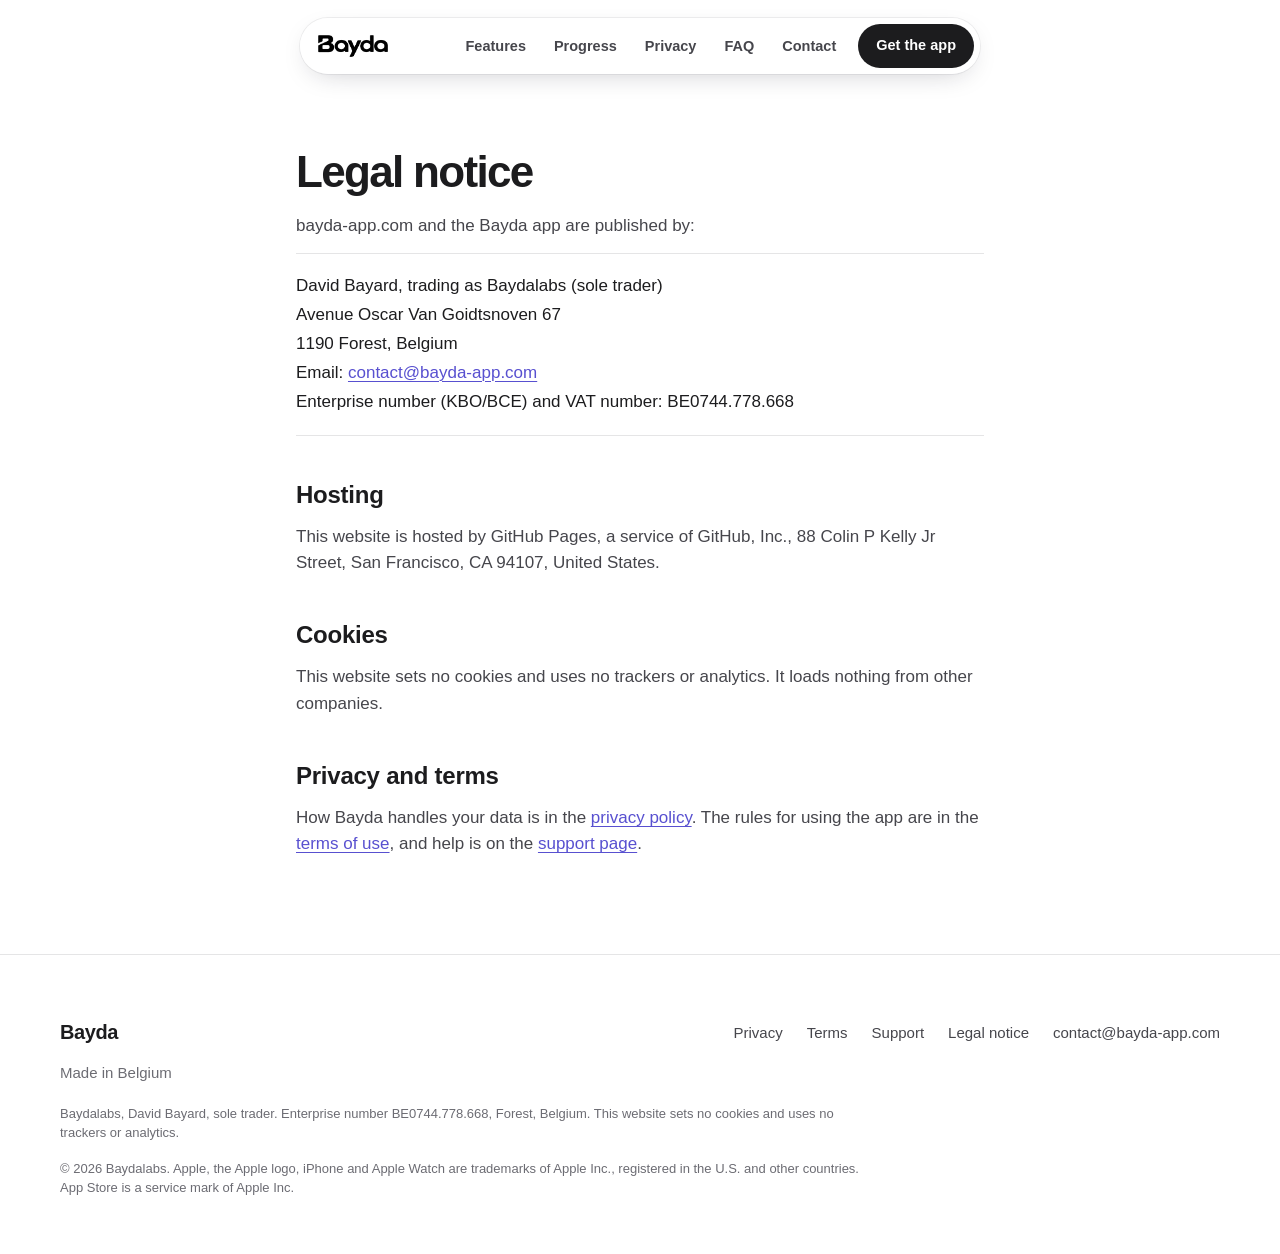
<file: legal/index.html>
<!doctype html>
<html lang="en">
<head>
  <meta charset="utf-8">
  <meta name="viewport" content="width=device-width, initial-scale=1, viewport-fit=cover">
  <meta name="color-scheme" content="light">
  <meta name="theme-color" content="#F7F4EE">
  <title>Legal notice | Bayda</title>
  <meta name="description" content="Legal notice for bayda-app.com and the Bayda app.">
  <link rel="canonical" href="https://bayda-app.com/legal/">
  <link rel="icon" type="image/png" href="/assets/favicon.png">
  <link rel="apple-touch-icon" href="/assets/apple-touch-icon.png">
  <link rel="stylesheet" href="/assets/site.css">
  <meta property="og:type" content="website">
  <meta property="og:site_name" content="Bayda">
  <meta property="og:title" content="Legal notice | Bayda">
  <meta property="og:description" content="Legal notice for bayda-app.com and the Bayda app.">
  <meta property="og:url" content="https://bayda-app.com/legal/">
  <meta property="og:image" content="https://bayda-app.com/assets/og.jpg">
  <meta property="og:image:width" content="1200">
  <meta property="og:image:height" content="630">
  <meta property="og:image:alt" content="Bayda's food scan on an iPhone next to a plate of spaghetti">
  <meta property="og:locale" content="en_GB">
  <meta name="twitter:card" content="summary_large_image">
  <meta name="twitter:title" content="Legal notice | Bayda">
  <meta name="twitter:description" content="Legal notice for bayda-app.com and the Bayda app.">
  <meta name="twitter:image" content="https://bayda-app.com/assets/og.jpg">
  <meta name="twitter:image:alt" content="Bayda's food scan on an iPhone next to a plate of spaghetti">
</head>
<body>
  <svg class="sprite" width="0" height="0" aria-hidden="true" focusable="false"><defs>
<!-- BEGIN site symbols -->
<symbol id="i-menu" viewBox="0 0 25.01 13.68"><path fill="currentColor" d="M1.55 13.18L23.45 13.18C24.04 13.18 24.51 12.70 24.51 12.11C24.51 11.52 24.04 11.04 23.45 11.04L1.55 11.04C0.97 11.04 0.50 11.52 0.50 12.11C0.50 12.69 0.97 13.18 1.55 13.18ZM1.55 7.91L23.45 7.91C24.04 7.91 24.51 7.42 24.51 6.84C24.51 6.25 24.04 5.77 23.45 5.77L1.55 5.77C0.97 5.77 0.50 6.25 0.50 6.84C0.50 7.42 0.97 7.91 1.55 7.91ZM1.55 2.63L23.45 2.63C24.04 2.63 24.51 2.14 24.51 1.57C24.51 0.98 24.04 0.50 23.45 0.50L1.55 0.50C0.97 0.50 0.50 0.98 0.50 1.57C0.50 2.14 0.97 2.63 1.55 2.63Z"/></symbol>
<symbol id="i-close" viewBox="0 0 19.87 19.87"><path fill="currentColor" d="M17.14 0.87L0.87 17.14C0.38 17.62 0.37 18.49 0.88 18.99C1.39 19.49 2.25 19.48 2.73 19L19 2.73C19.49 2.23 19.50 1.38 18.99 0.88C18.48 0.38 17.65 0.37 17.14 0.87ZM19 17.14L2.73 0.87C2.25 0.39 1.38 0.37 0.88 0.87C0.38 1.39 0.38 2.24 0.87 2.73L17.14 19C17.64 19.49 18.49 19.49 18.99 18.99C19.49 18.47 19.49 17.63 19 17.14Z"/></symbol>
<!-- END site symbols -->
</defs></svg>
  <a class="skip" href="#main">Skip to content</a>
  <header class="site-header" id="dock">
    <div class="dock">
      <a class="brand" href="/" aria-label="Bayda home"><img class="brand-logo" src="/assets/wordmark.png" alt="Bayda" width="76" height="24"></a>
      <nav class="nav" aria-label="Main">
        <ul class="nav-links">
          <li><a href="/#week">Features</a></li>
          <li><a href="/#progress">Progress</a></li>
          <li><a href="/#privacy">Privacy</a></li>
          <li><a href="/#faq">FAQ</a></li>
          <li><a href="/#contact">Contact</a></li>
        </ul>
      </nav>
      <!-- APP STORE URL: replace #download with the App Store link at launch -->
      <a class="btn" href="/#download">Get the app</a>
      <button class="menu-btn" type="button" aria-expanded="false" aria-controls="menu" hidden><svg width="22" height="22" aria-hidden="true"><use href="#i-menu"/></svg><span class="vh">Menu</span></button>
    </div>
    <nav class="menu" id="menu" aria-label="Menu" hidden>
      <ul>
        <li><a href="/#week">Features</a></li>
        <li><a href="/#progress">Progress</a></li>
        <li><a href="/#privacy">Privacy</a></li>
        <li><a href="/#faq">FAQ</a></li>
        <li><a href="/#contact">Contact</a></li>
      </ul>
    </nav>
  </header>

  <main id="main">
    <article class="doc">
      <h1>Legal notice</h1>
      <p>bayda-app.com and the Bayda app are published by:</p>
      <address>
        David Bayard, trading as Baydalabs (sole trader)<br>
        Avenue Oscar Van Goidtsnoven 67<br>
        1190 Forest, Belgium<br>
        Email: <a href="mailto:contact@bayda-app.com">contact@bayda-app.com</a><br>
        Enterprise number (KBO/BCE) and VAT number: BE0744.778.668
      </address>
      <h2>Hosting</h2>
      <p>This website is hosted by GitHub Pages, a service of GitHub, Inc., 88 Colin P Kelly Jr Street, San Francisco, CA 94107, United States.</p>
      <h2>Cookies</h2>
      <p>This website sets no cookies and uses no trackers or analytics. It loads nothing from other companies.</p>
      <h2>Privacy and terms</h2>
      <p>How Bayda handles your data is in the <a href="/privacy/">privacy policy</a>. The rules for using the app are in the <a href="/terms/">terms of use</a>, and help is on the <a href="/support/">support page</a>.</p>
    </article>
  </main>

  <footer class="site-footer">
    <div class="wrap">
      <div class="foot-top">
        <div class="foot-brand">
          <a class="brand" href="/" aria-label="Bayda home">Bayda</a>
          <p>Made in Belgium</p>
        </div>
        <ul class="foot-links">
          <li><a href="/privacy/">Privacy</a></li>
          <li><a href="/terms/">Terms</a></li>
          <li><a href="/support/">Support</a></li>
          <li><a href="/legal/">Legal notice</a></li>
          <li><a href="mailto:contact@bayda-app.com">contact@bayda-app.com</a></li>
        </ul>
      </div>
      <p class="fine">Baydalabs, David Bayard, sole trader. Enterprise number BE0744.778.668, Forest, Belgium. This website sets no cookies and uses no trackers or analytics.</p>
      <p class="fine">&copy; 2026 Baydalabs. Apple, the Apple logo, iPhone and Apple Watch are trademarks of Apple Inc., registered in the U.S. and other countries. App Store is a service mark of Apple Inc.</p>
    </div>
  </footer>
  <script src="/assets/site.js" defer></script>
</body>
</html>
</file>
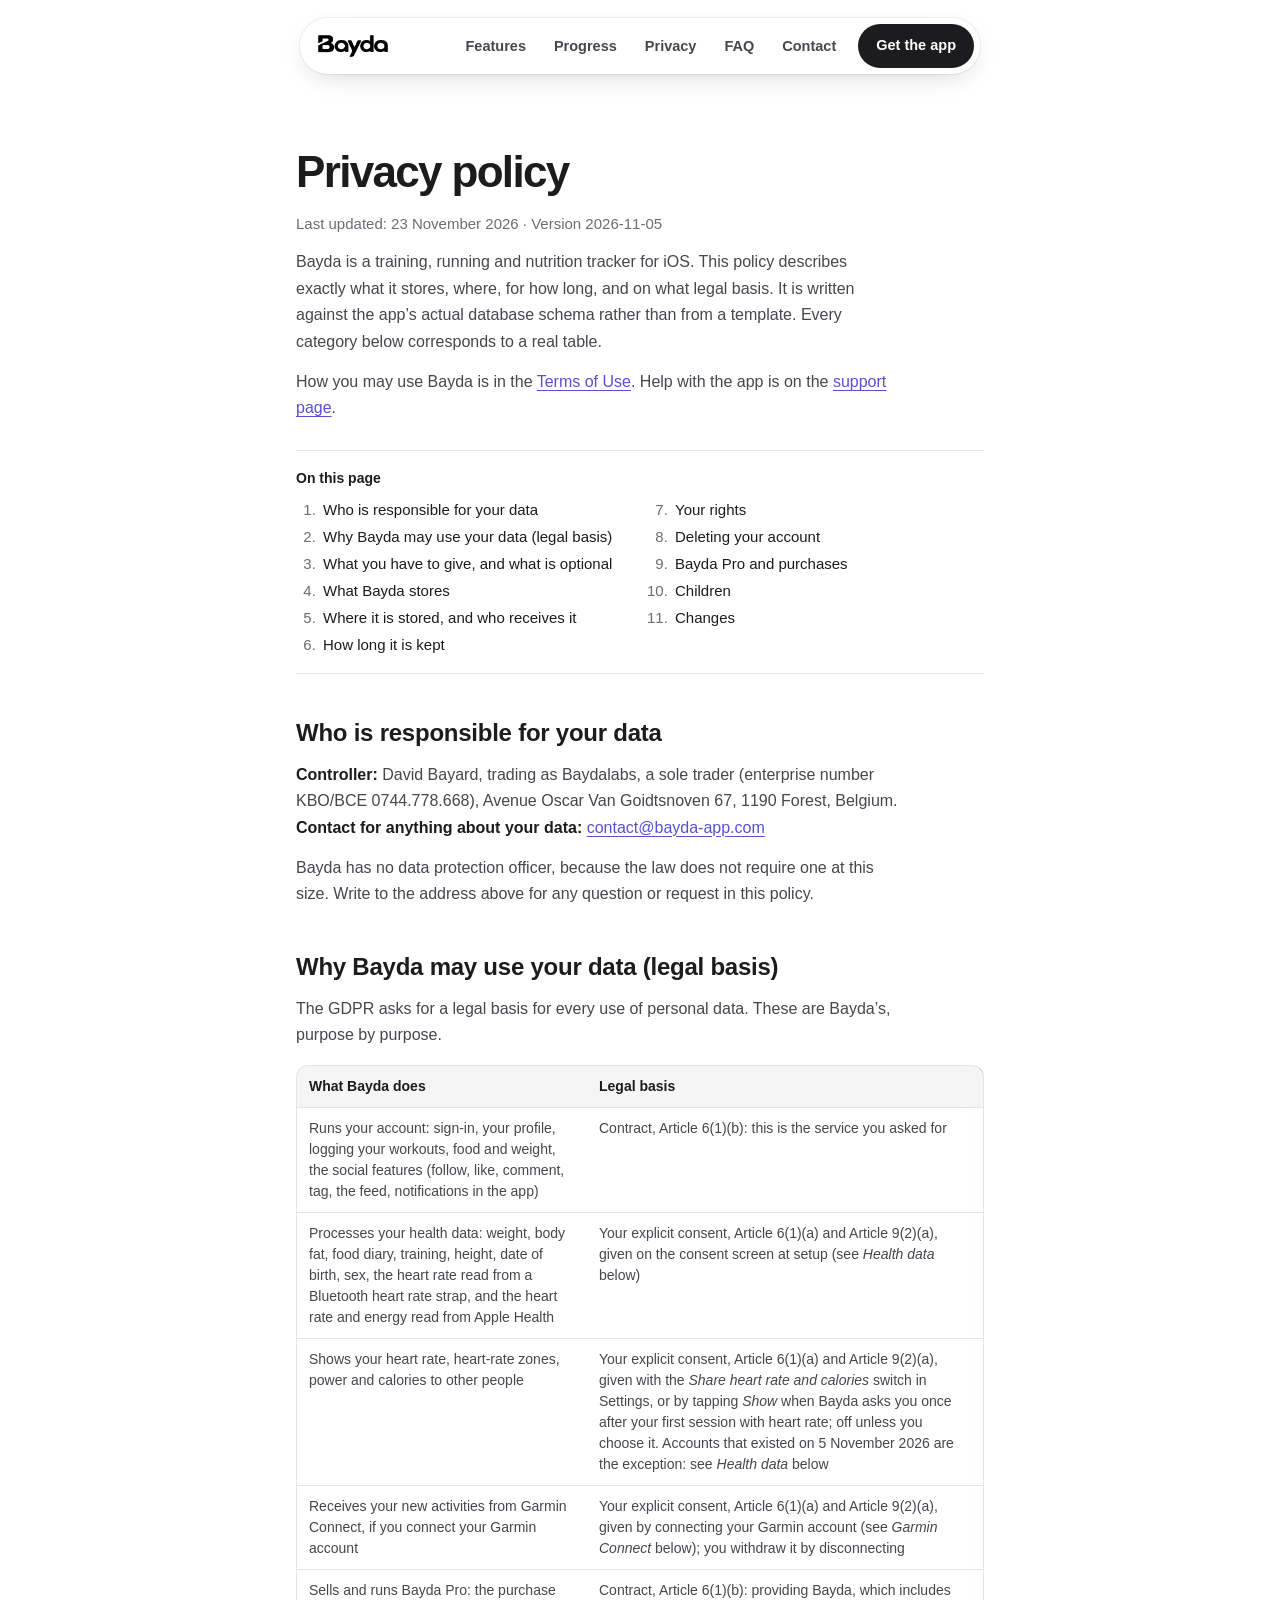
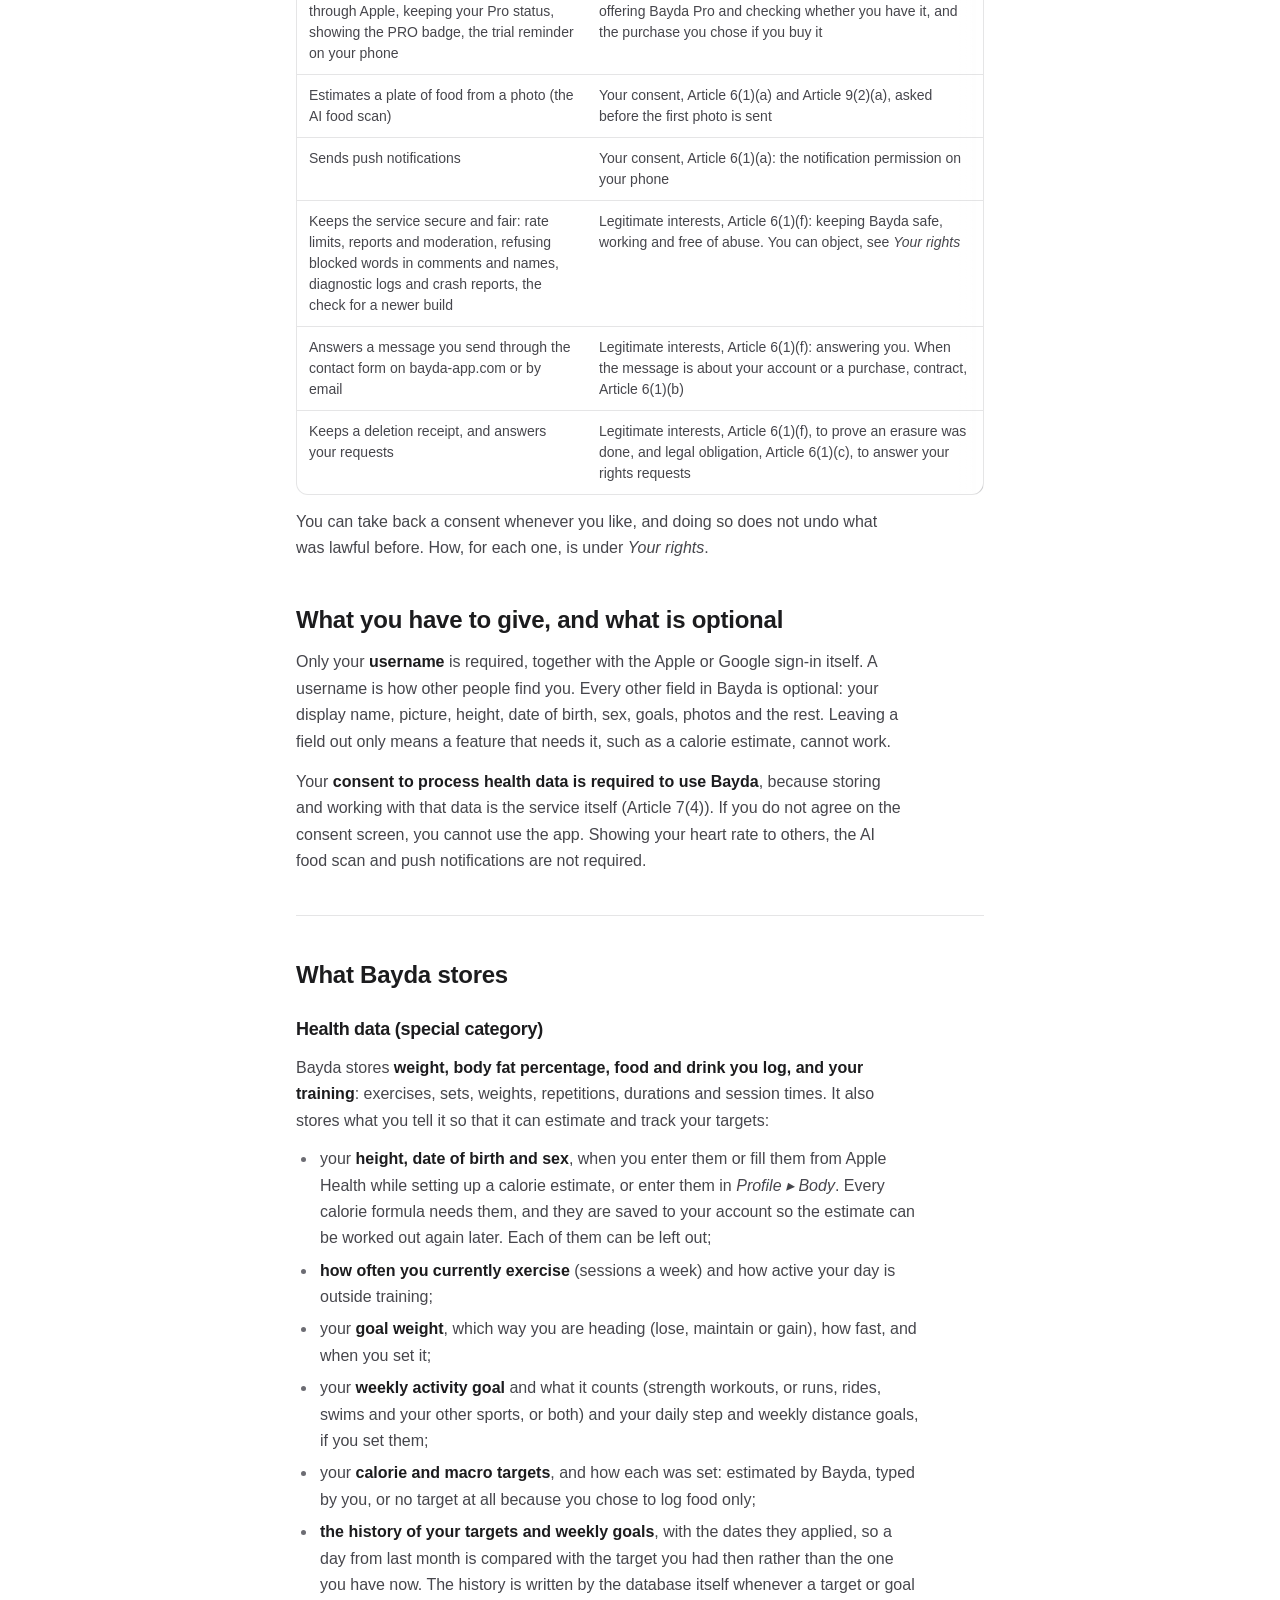
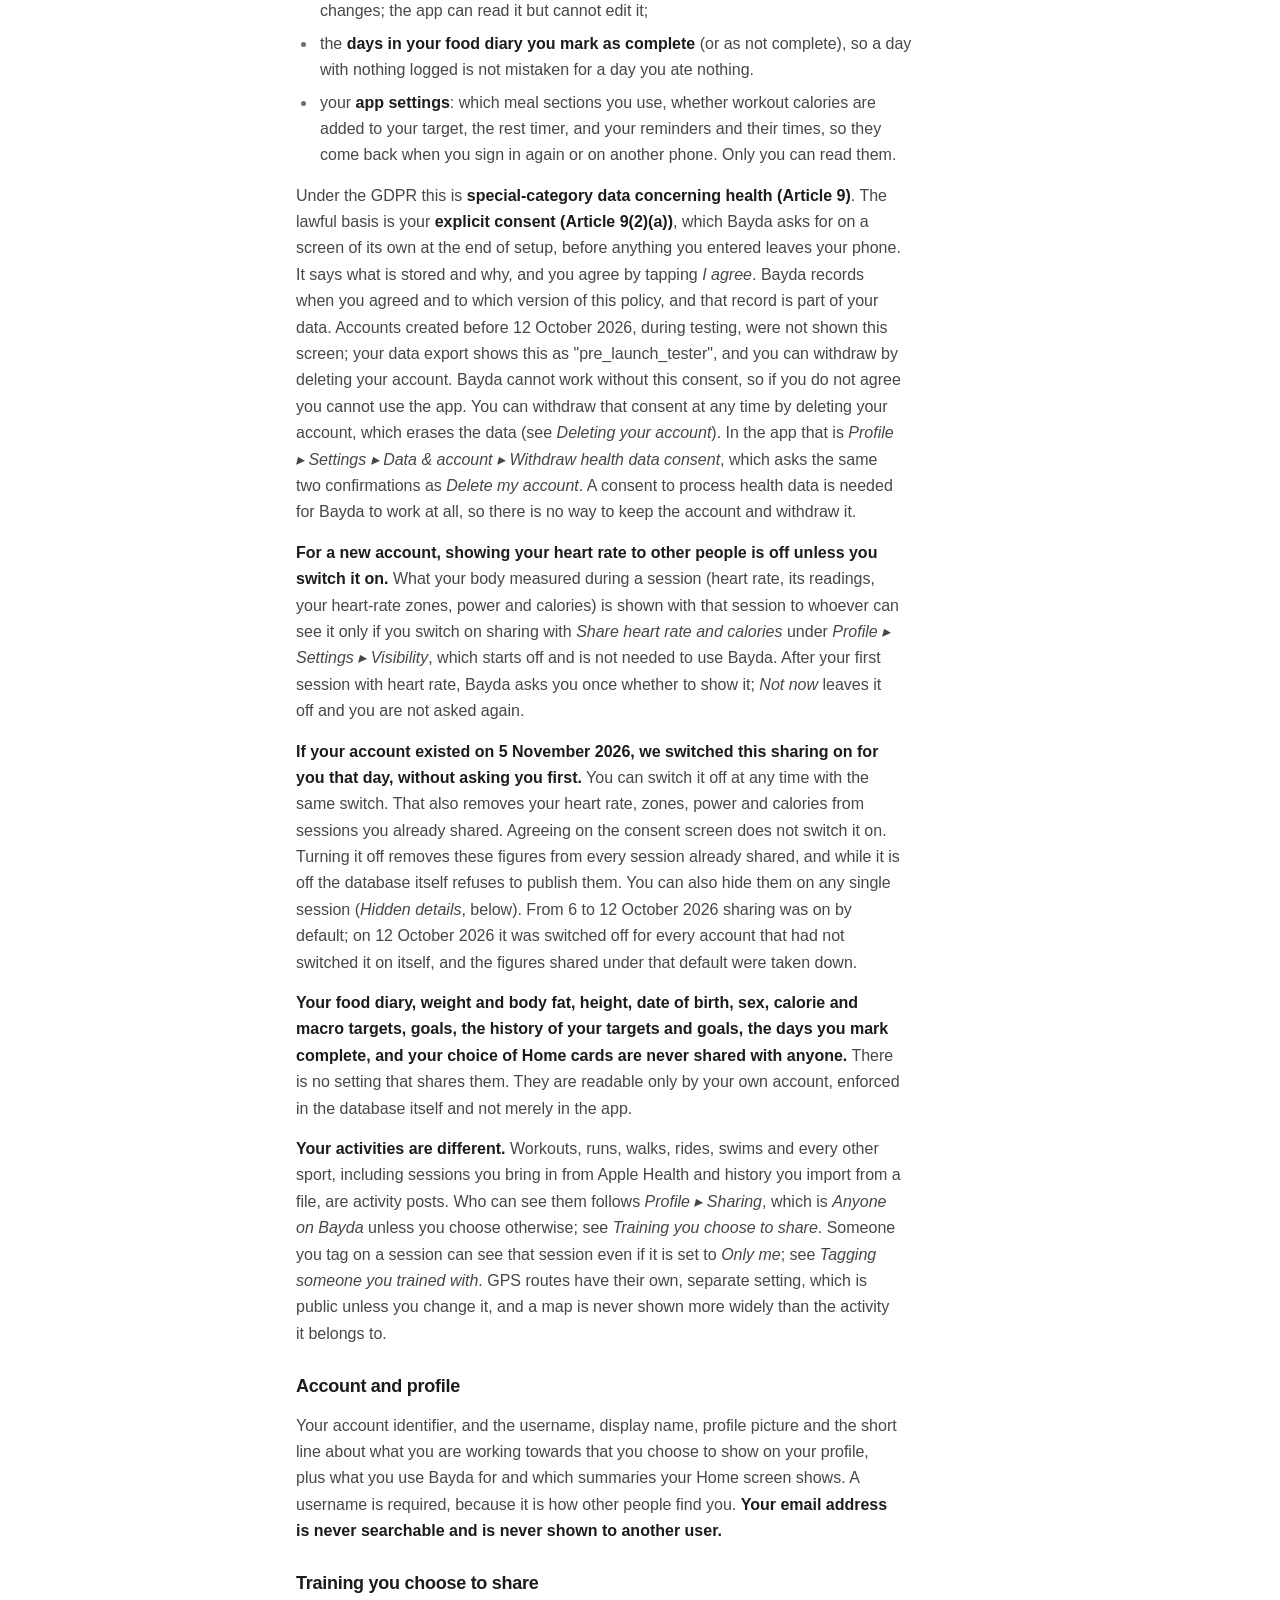
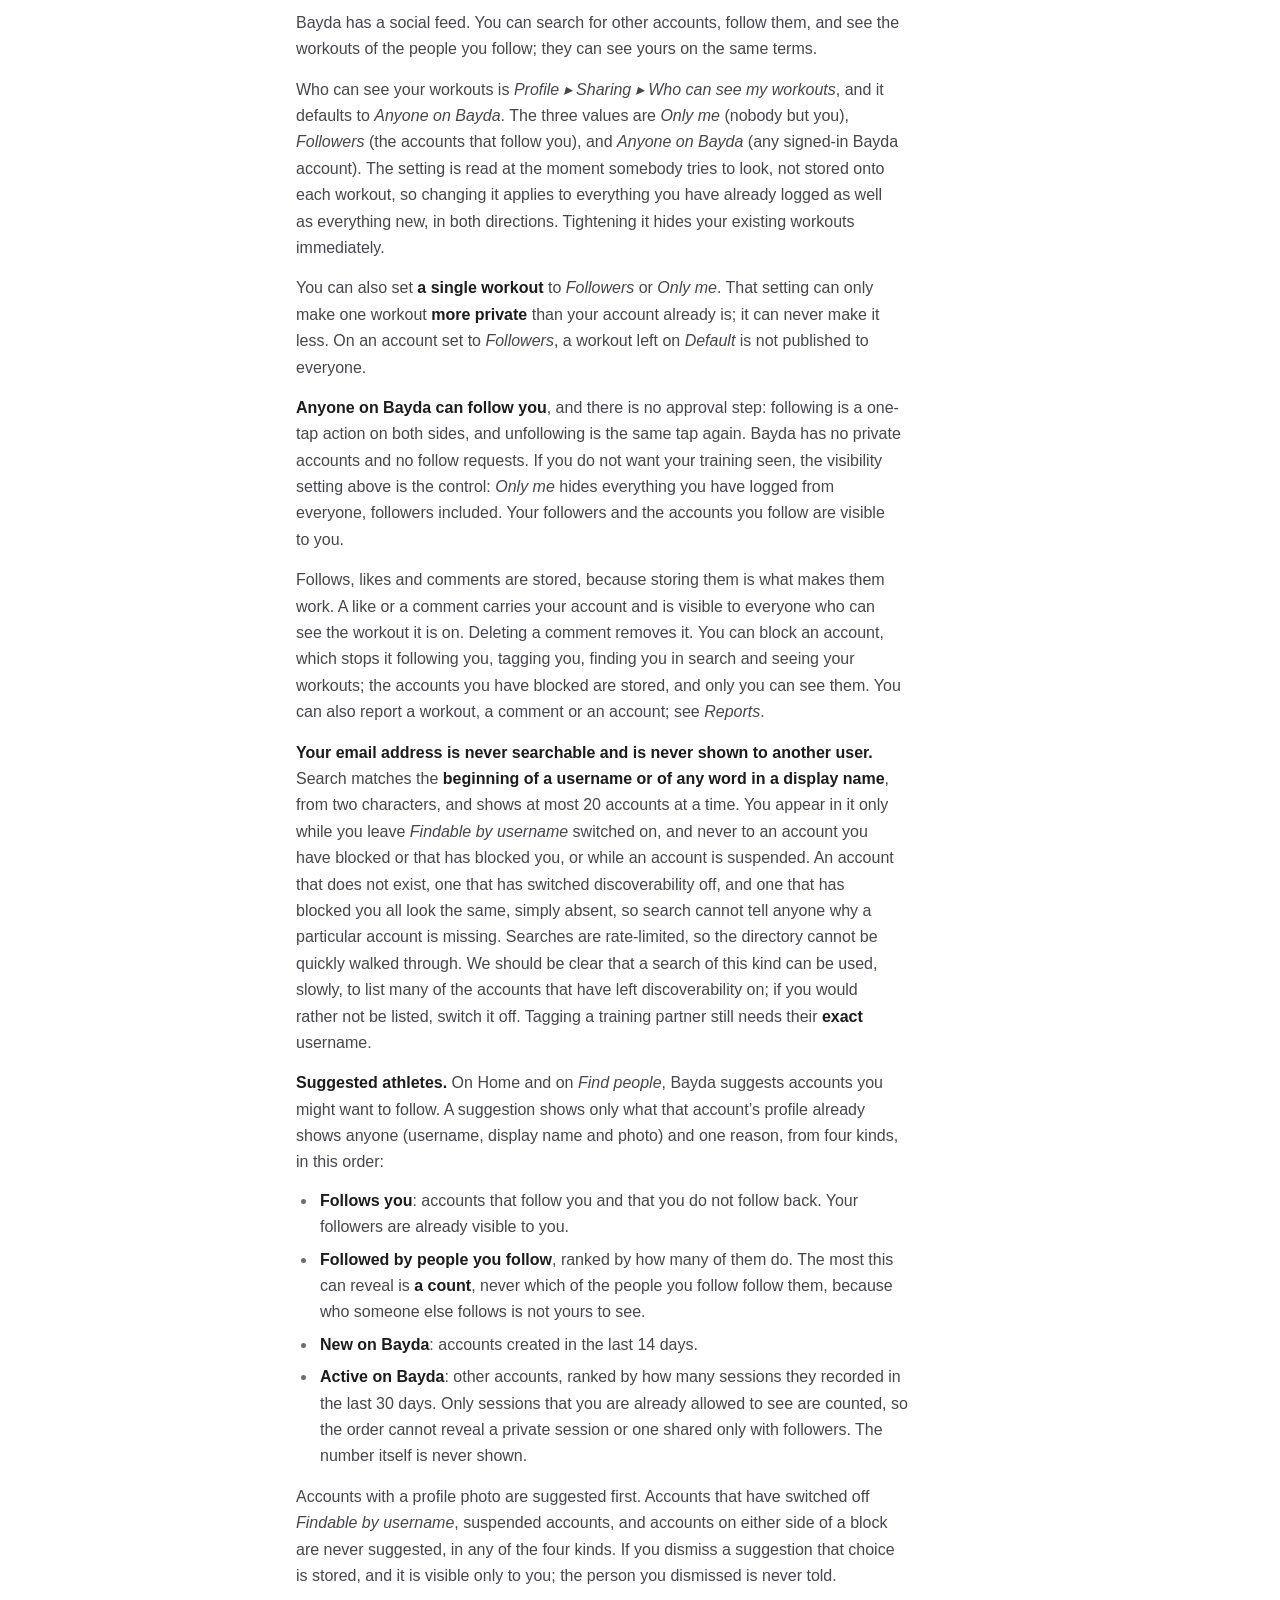
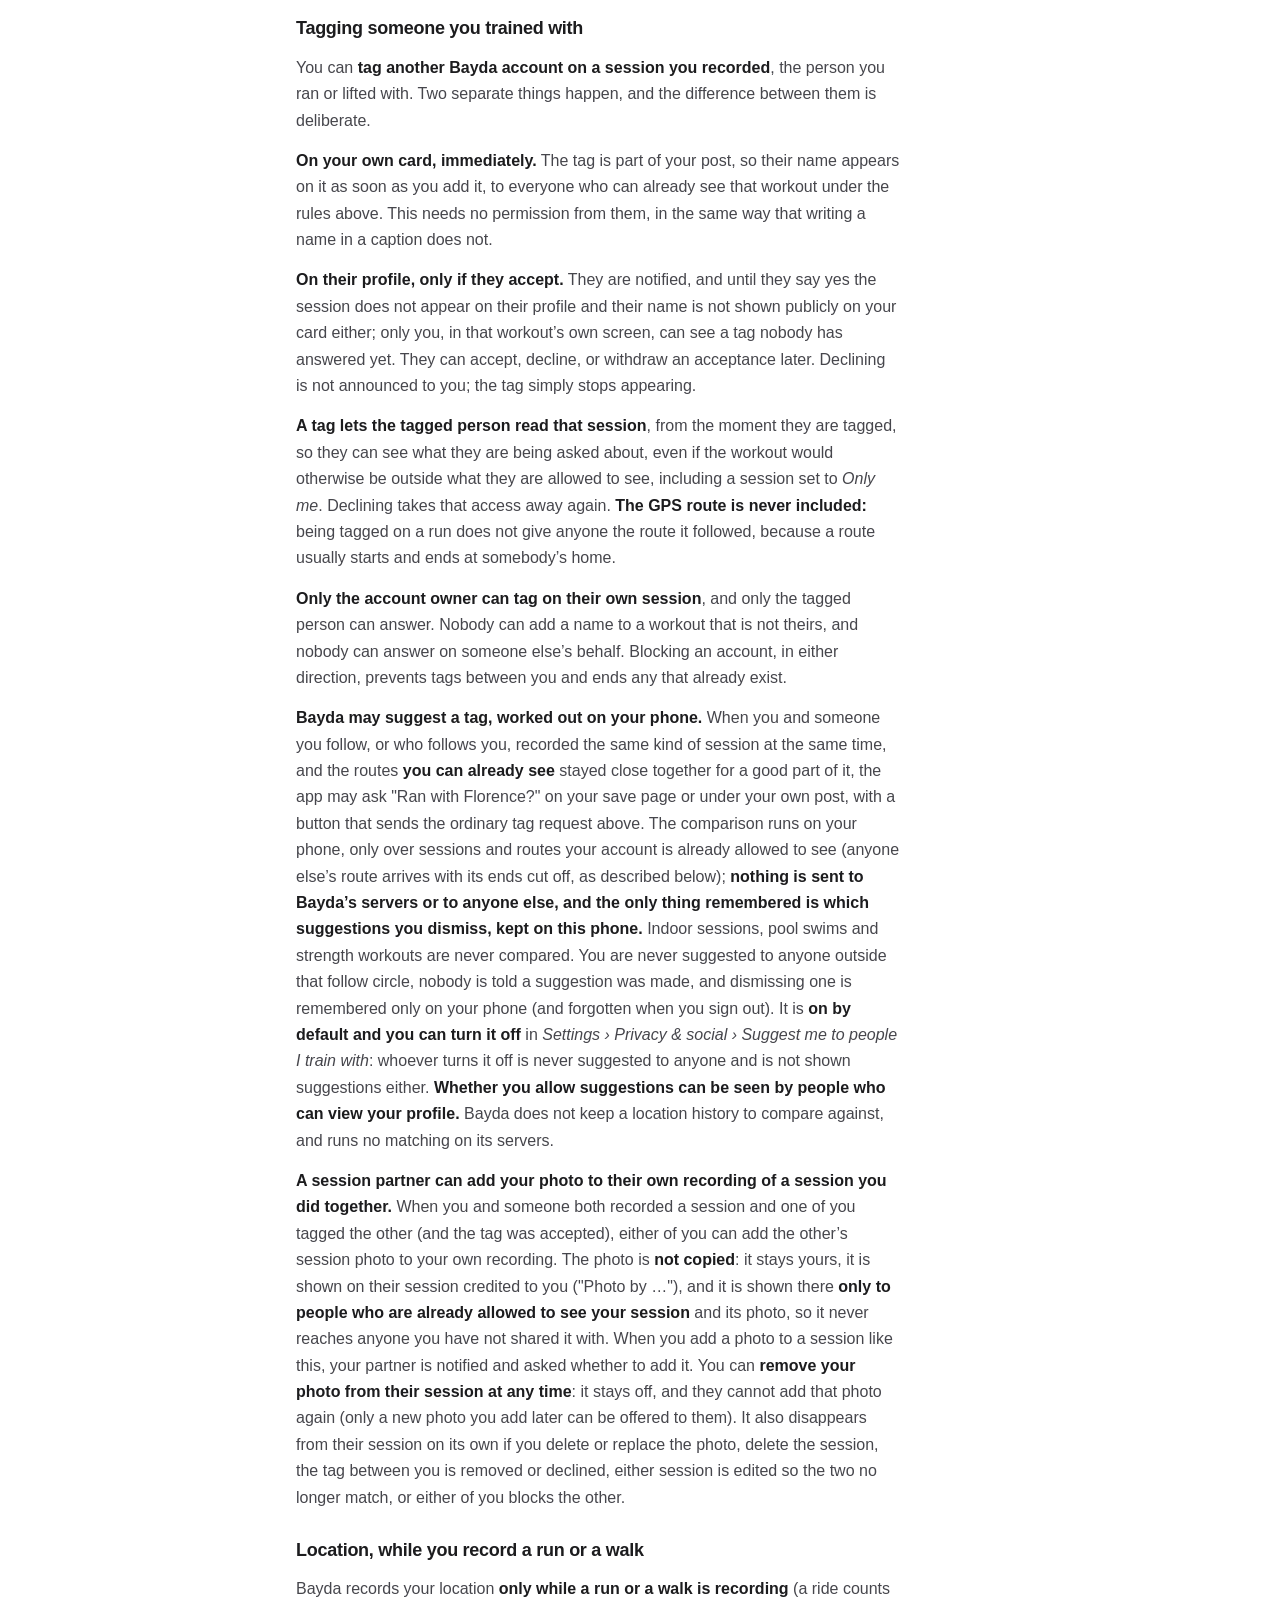
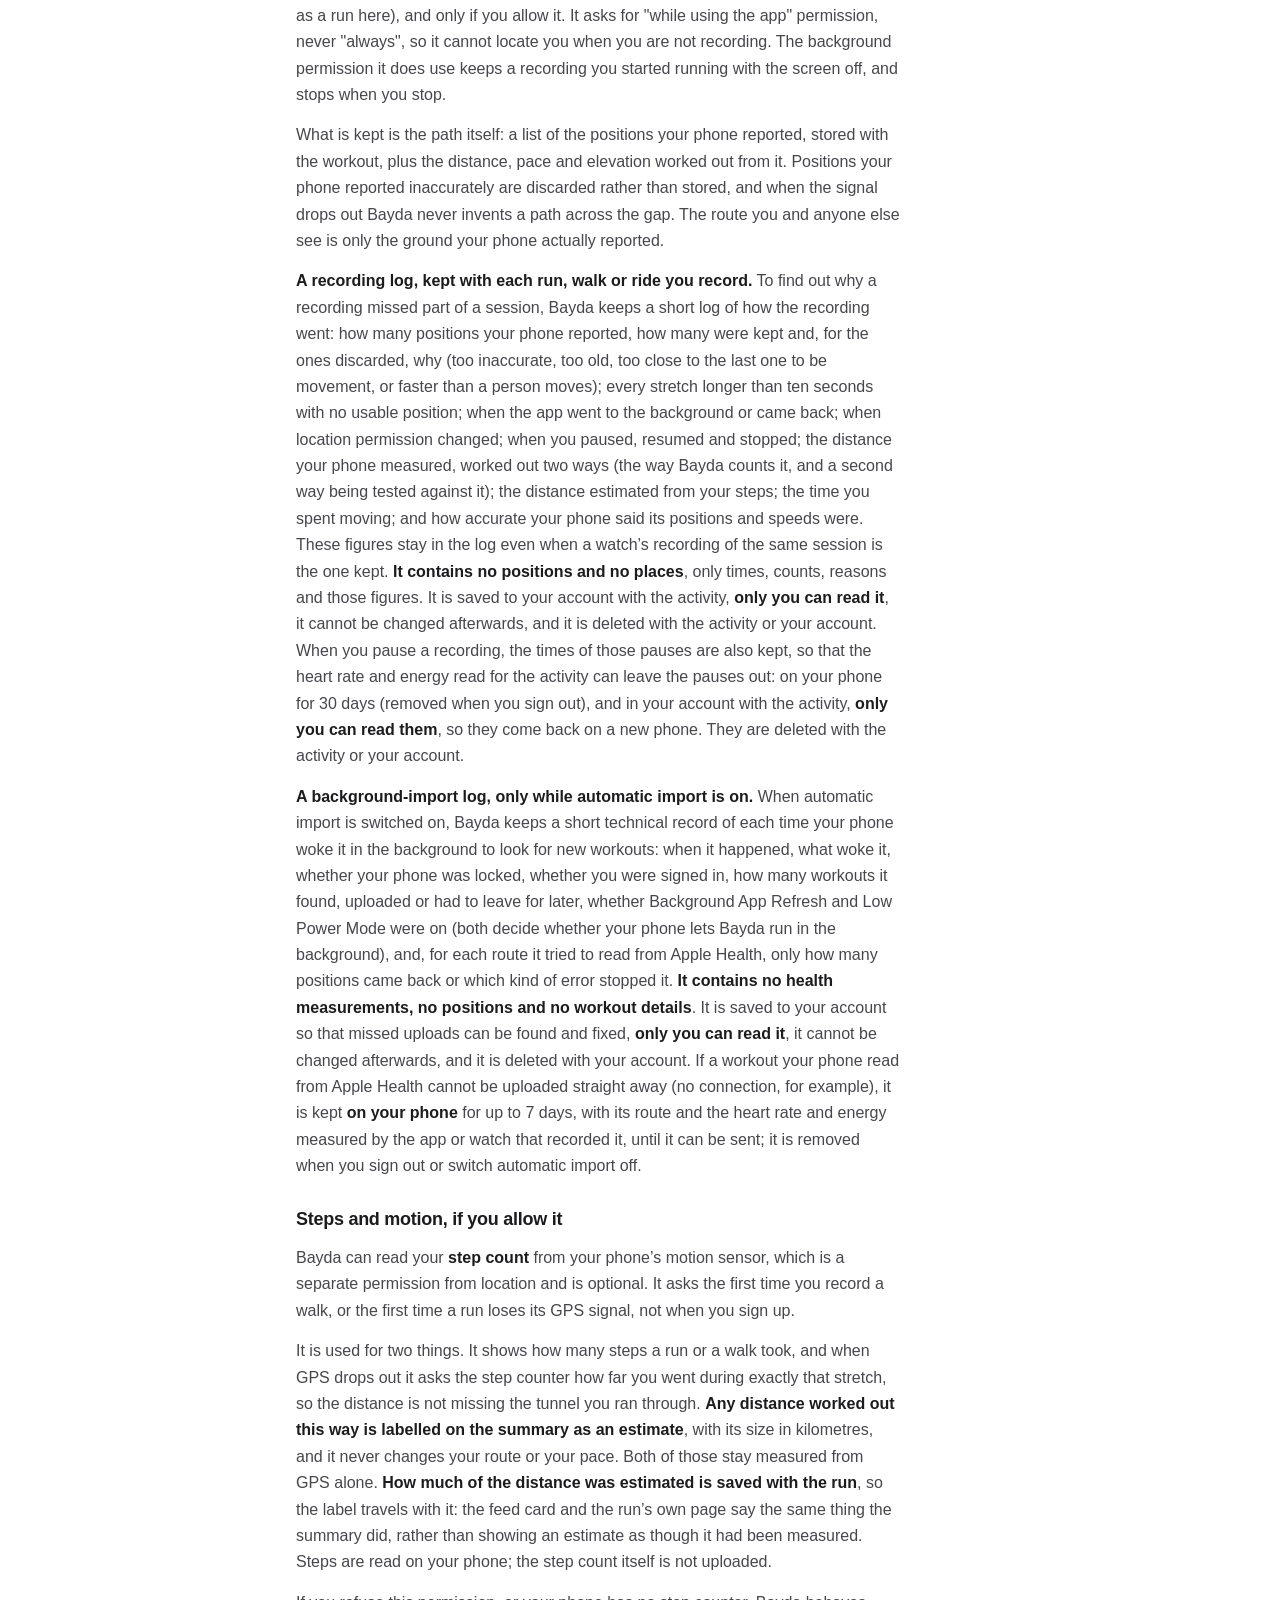
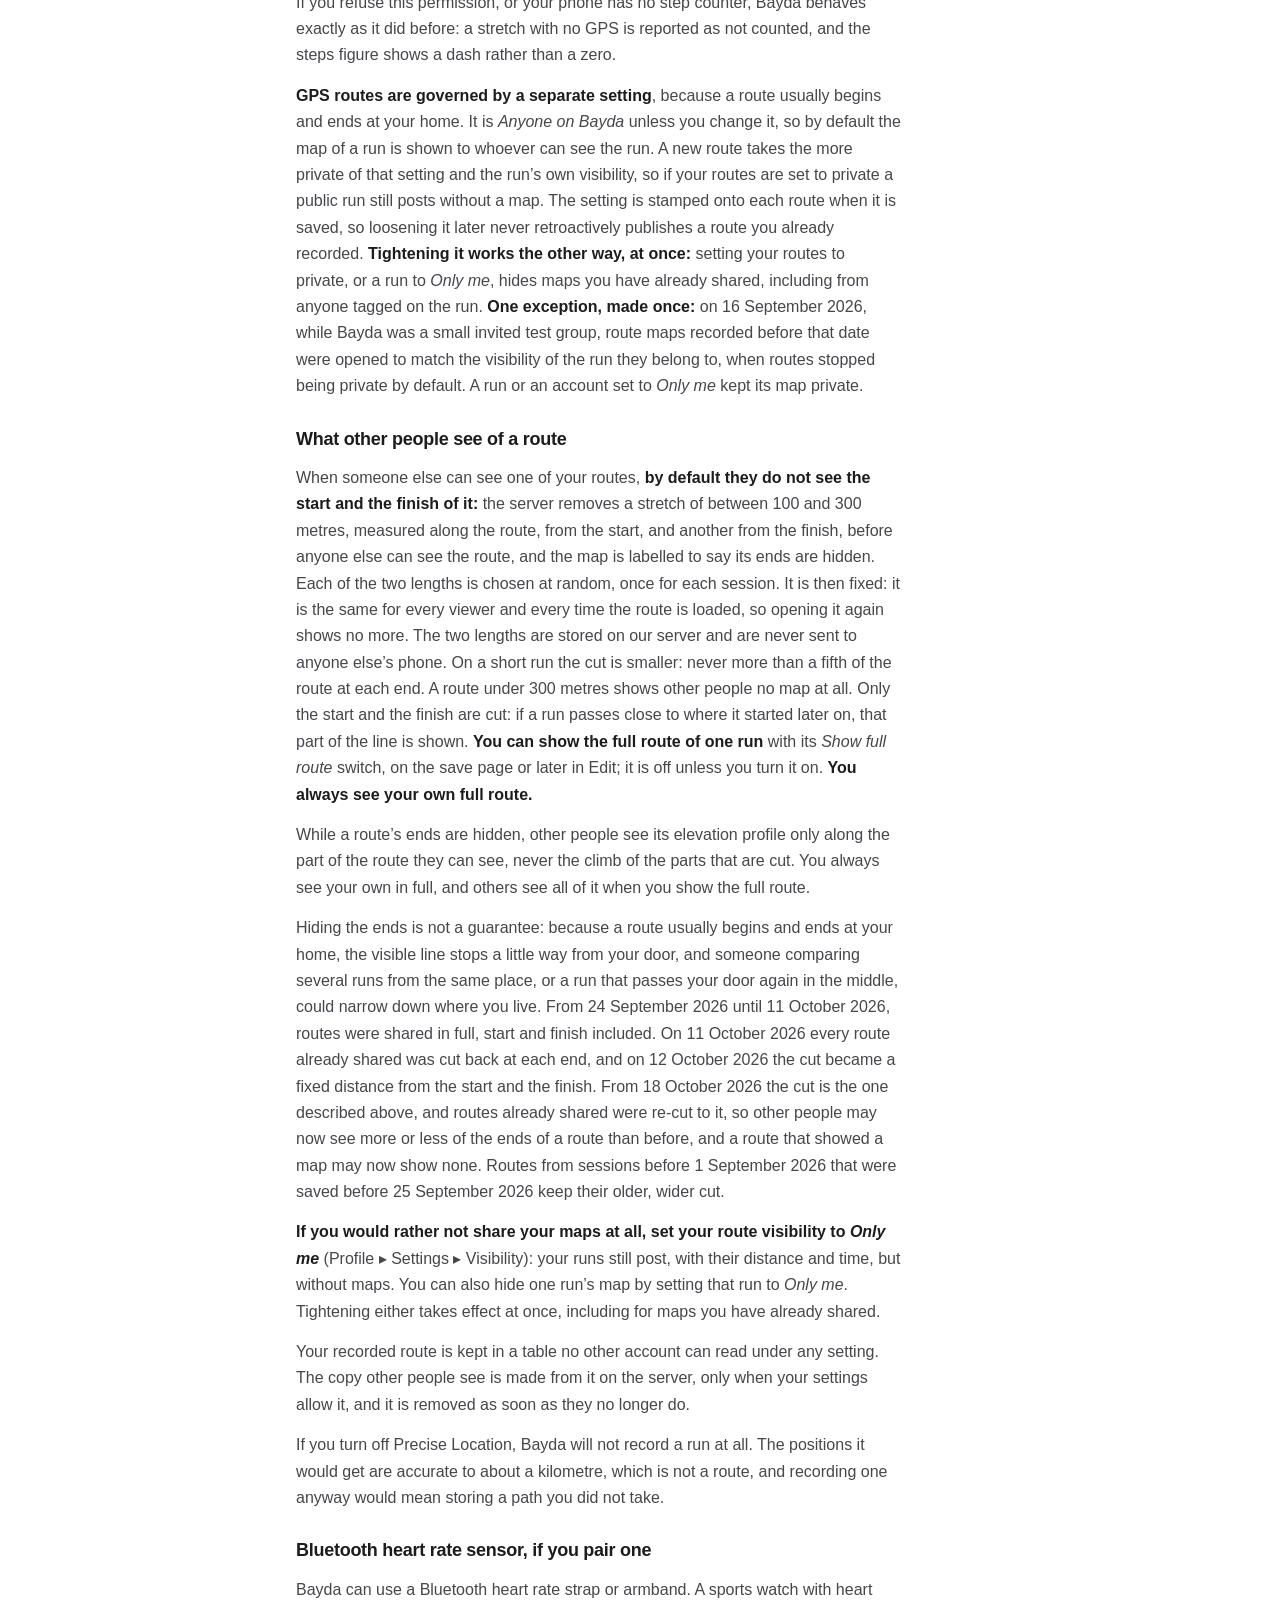
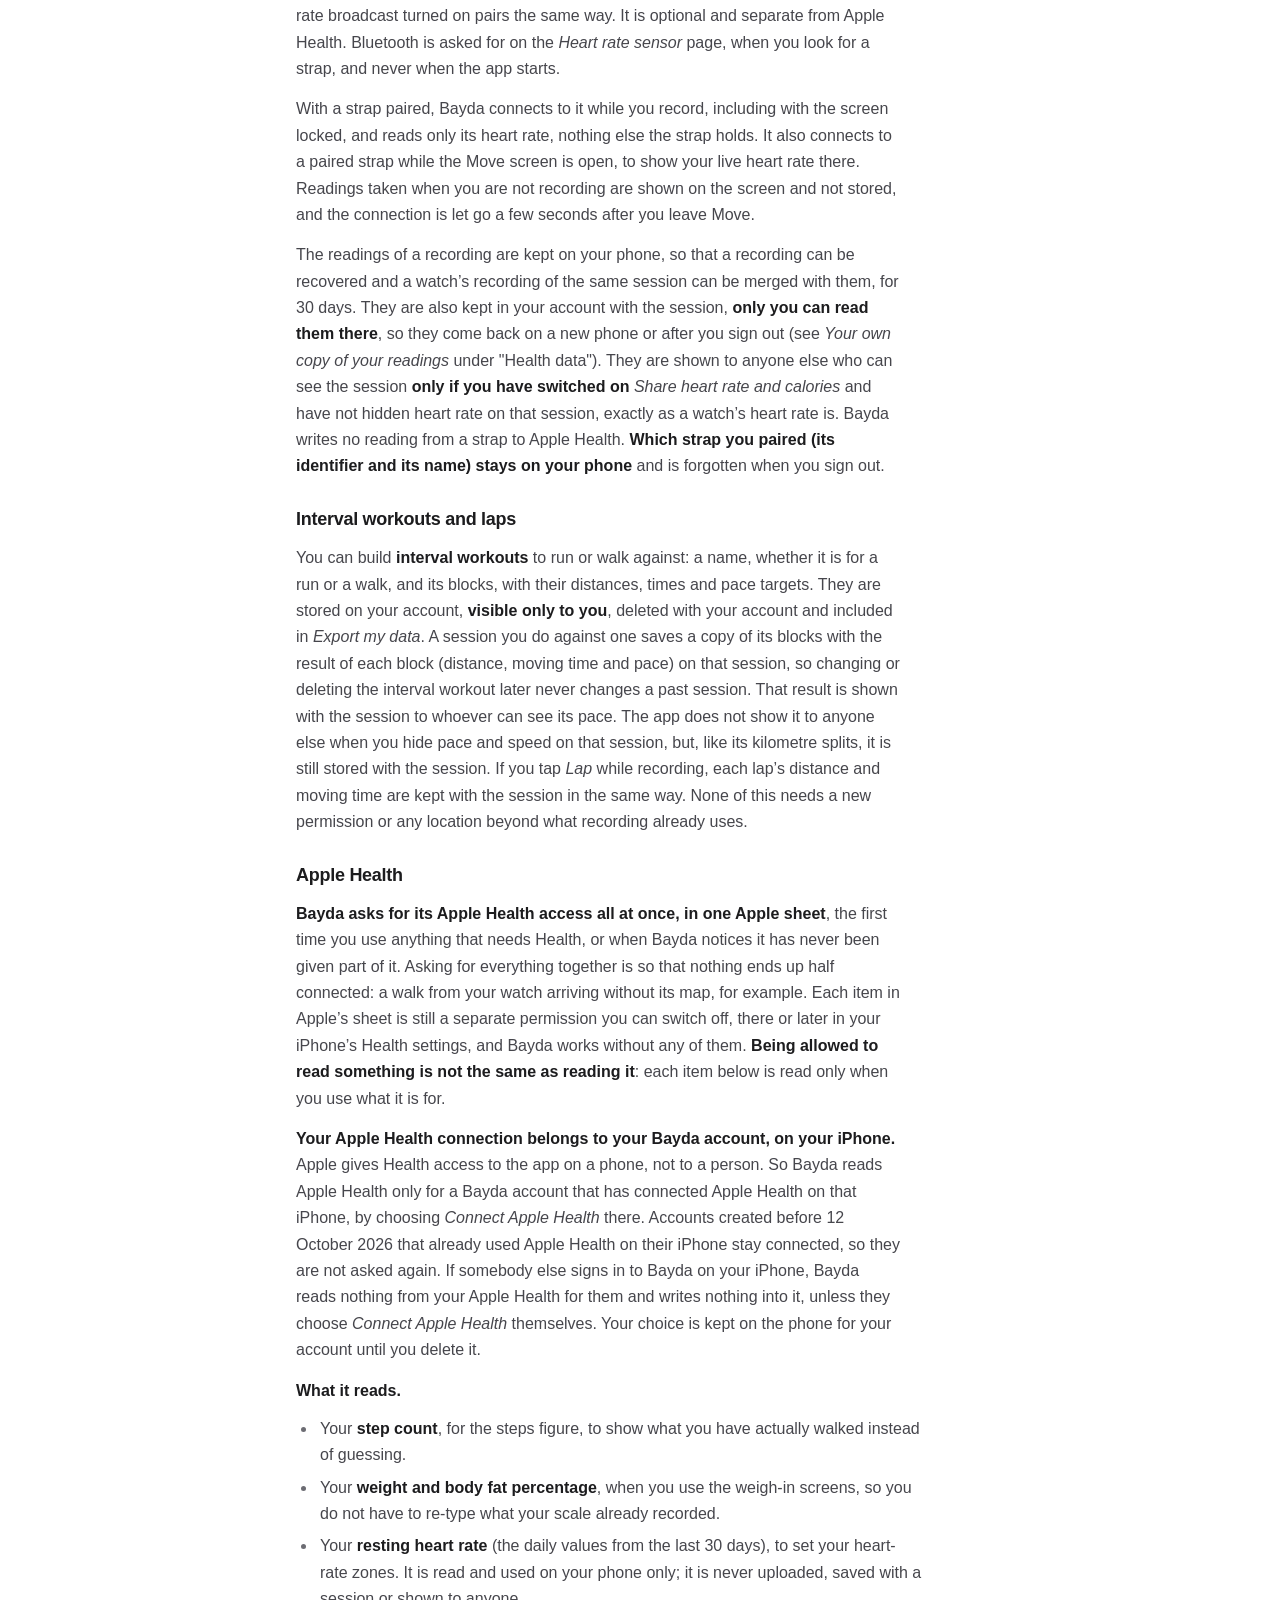
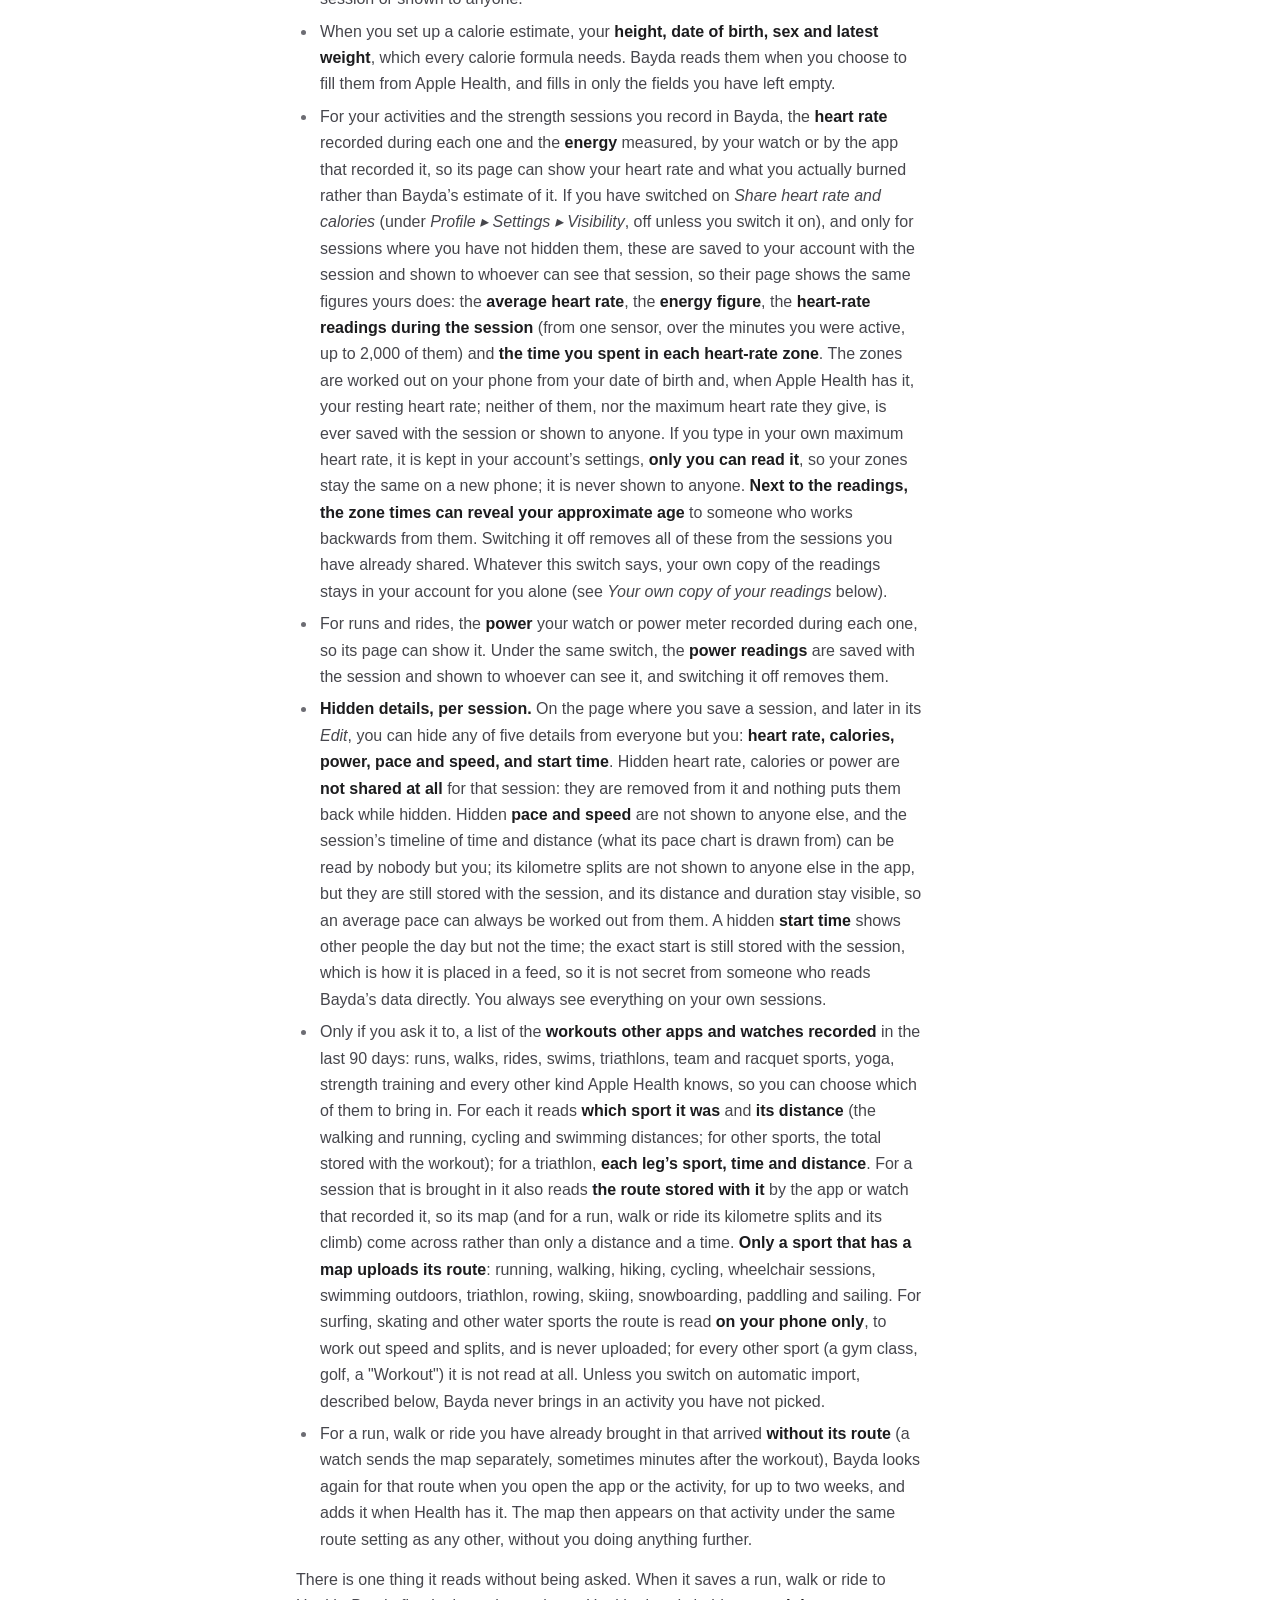
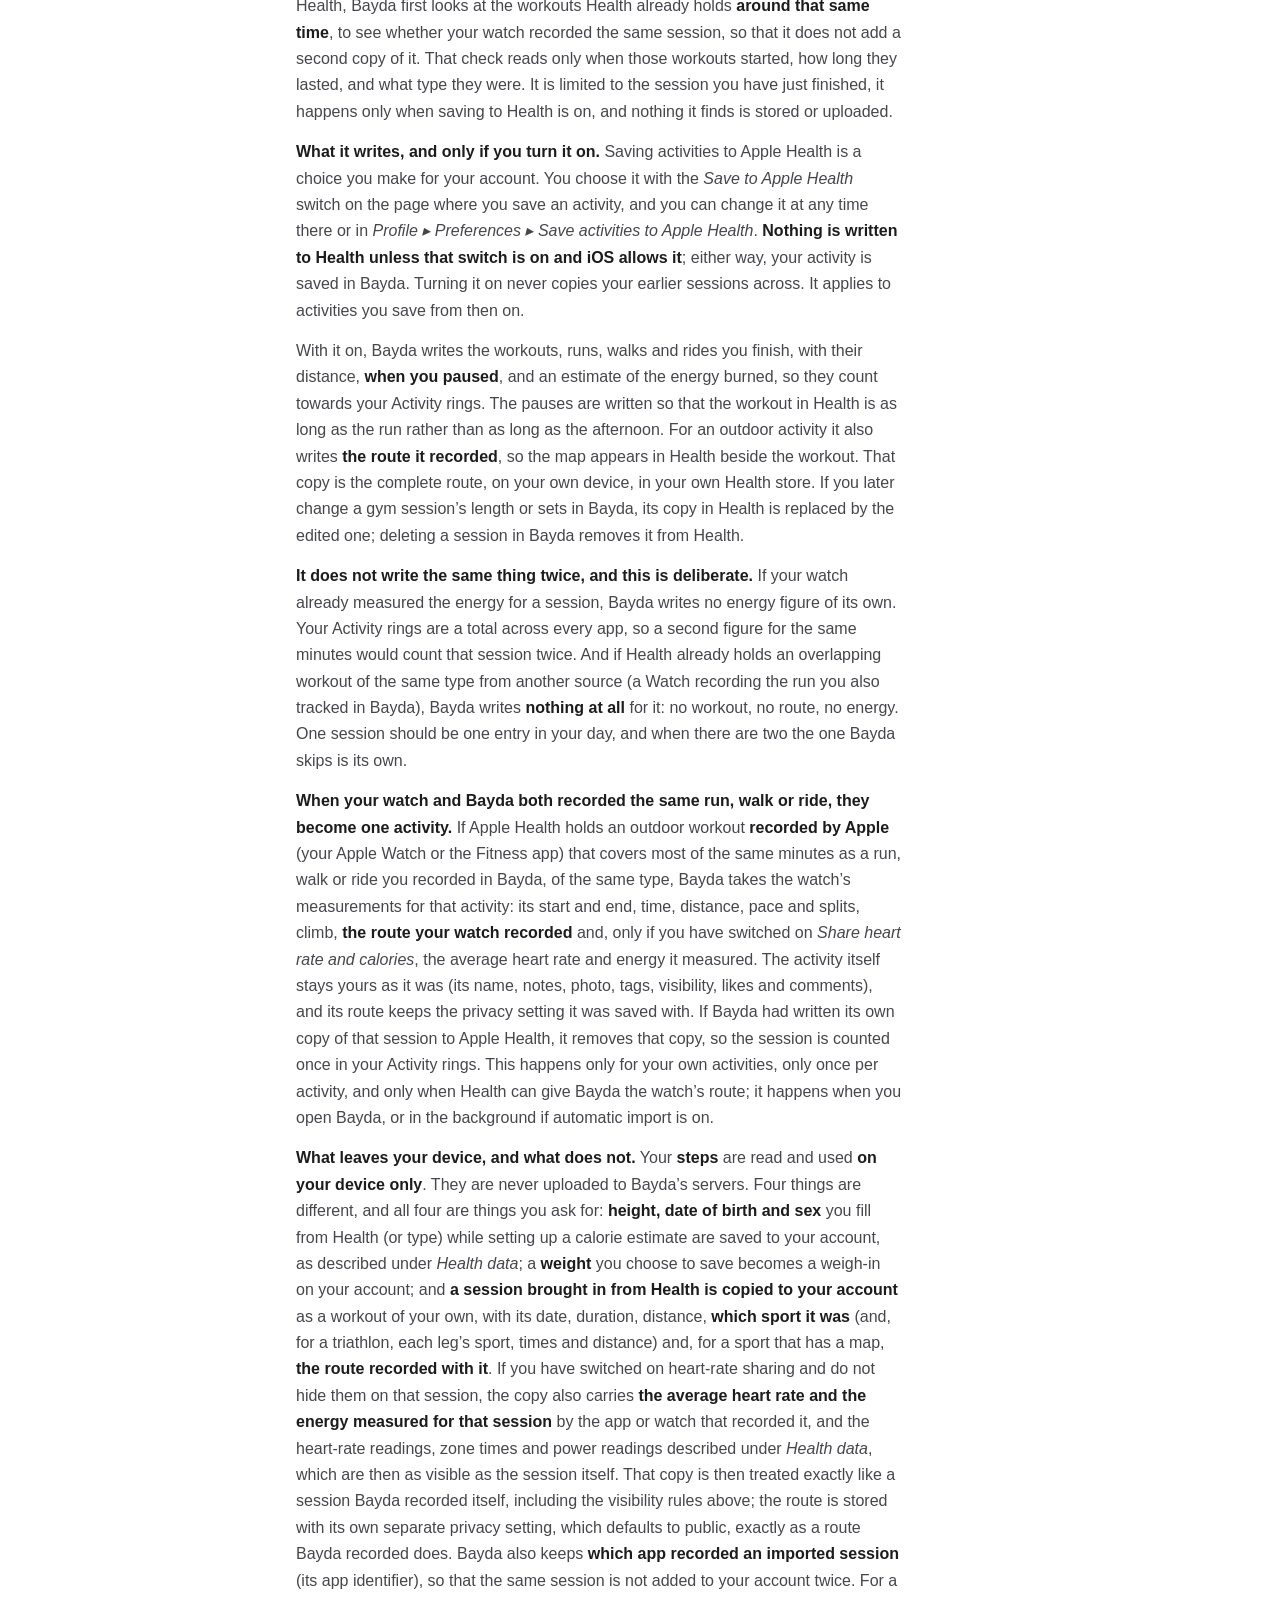
<file: privacy/index.html>
<!doctype html>
<html lang="en">
<head>
  <meta charset="utf-8">
  <meta name="viewport" content="width=device-width, initial-scale=1, viewport-fit=cover">
  <meta name="color-scheme" content="light">
  <meta name="theme-color" content="#F7F4EE">
  <title>Privacy policy | Bayda</title>
  <meta name="description" content="What Bayda stores about you, where, for how long and why.">
  <link rel="canonical" href="https://bayda-app.com/privacy/">
  <link rel="icon" type="image/png" href="/assets/favicon.png">
  <link rel="apple-touch-icon" href="/assets/apple-touch-icon.png">
  <link rel="stylesheet" href="/assets/site.css">
  <meta property="og:type" content="website">
  <meta property="og:site_name" content="Bayda">
  <meta property="og:title" content="Privacy policy | Bayda">
  <meta property="og:description" content="What Bayda stores about you, where, for how long and why.">
  <meta property="og:url" content="https://bayda-app.com/privacy/">
  <meta property="og:image" content="https://bayda-app.com/assets/og.jpg">
  <meta property="og:image:width" content="1200">
  <meta property="og:image:height" content="630">
  <meta property="og:image:alt" content="Bayda's food scan on an iPhone next to a plate of spaghetti">
  <meta property="og:locale" content="en_GB">
  <meta name="twitter:card" content="summary_large_image">
  <meta name="twitter:title" content="Privacy policy | Bayda">
  <meta name="twitter:description" content="What Bayda stores about you, where, for how long and why.">
  <meta name="twitter:image" content="https://bayda-app.com/assets/og.jpg">
  <meta name="twitter:image:alt" content="Bayda's food scan on an iPhone next to a plate of spaghetti">
</head>
<body>
  <svg class="sprite" width="0" height="0" aria-hidden="true" focusable="false"><defs>
<!-- BEGIN site symbols -->
<symbol id="i-menu" viewBox="0 0 25.01 13.68"><path fill="currentColor" d="M1.55 13.18L23.45 13.18C24.04 13.18 24.51 12.70 24.51 12.11C24.51 11.52 24.04 11.04 23.45 11.04L1.55 11.04C0.97 11.04 0.50 11.52 0.50 12.11C0.50 12.69 0.97 13.18 1.55 13.18ZM1.55 7.91L23.45 7.91C24.04 7.91 24.51 7.42 24.51 6.84C24.51 6.25 24.04 5.77 23.45 5.77L1.55 5.77C0.97 5.77 0.50 6.25 0.50 6.84C0.50 7.42 0.97 7.91 1.55 7.91ZM1.55 2.63L23.45 2.63C24.04 2.63 24.51 2.14 24.51 1.57C24.51 0.98 24.04 0.50 23.45 0.50L1.55 0.50C0.97 0.50 0.50 0.98 0.50 1.57C0.50 2.14 0.97 2.63 1.55 2.63Z"/></symbol>
<symbol id="i-close" viewBox="0 0 19.87 19.87"><path fill="currentColor" d="M17.14 0.87L0.87 17.14C0.38 17.62 0.37 18.49 0.88 18.99C1.39 19.49 2.25 19.48 2.73 19L19 2.73C19.49 2.23 19.50 1.38 18.99 0.88C18.48 0.38 17.65 0.37 17.14 0.87ZM19 17.14L2.73 0.87C2.25 0.39 1.38 0.37 0.88 0.87C0.38 1.39 0.38 2.24 0.87 2.73L17.14 19C17.64 19.49 18.49 19.49 18.99 18.99C19.49 18.47 19.49 17.63 19 17.14Z"/></symbol>
<!-- END site symbols -->
</defs></svg>
  <a class="skip" href="#main">Skip to content</a>
  <header class="site-header" id="dock">
    <div class="dock">
      <a class="brand" href="/" aria-label="Bayda home"><img class="brand-logo" src="/assets/wordmark.png" alt="Bayda" width="76" height="24"></a>
      <nav class="nav" aria-label="Main">
        <ul class="nav-links">
          <li><a href="/#week">Features</a></li>
          <li><a href="/#progress">Progress</a></li>
          <li><a href="/#privacy">Privacy</a></li>
          <li><a href="/#faq">FAQ</a></li>
          <li><a href="/#contact">Contact</a></li>
        </ul>
      </nav>
      <!-- APP STORE URL: replace #download with the App Store link at launch -->
      <a class="btn" href="/#download">Get the app</a>
      <button class="menu-btn" type="button" aria-expanded="false" aria-controls="menu" hidden><svg width="22" height="22" aria-hidden="true"><use href="#i-menu"/></svg><span class="vh">Menu</span></button>
    </div>
    <nav class="menu" id="menu" aria-label="Menu" hidden>
      <ul>
        <li><a href="/#week">Features</a></li>
        <li><a href="/#progress">Progress</a></li>
        <li><a href="/#privacy">Privacy</a></li>
        <li><a href="/#faq">FAQ</a></li>
        <li><a href="/#contact">Contact</a></li>
      </ul>
    </nav>
  </header>

  <main id="main">
    <article class="doc doc--legal">
<h1>Privacy policy</h1>

<p class="doc-meta"><span>Last updated: 23 November 2026</span><span class="sep" aria-hidden="true"> · </span><span>Version 2026-11-05</span></p>

<p>Bayda is a training, running and nutrition tracker for iOS. This policy describes exactly what it stores, where, for how long, and on what legal basis. It is written against the app’s actual database schema rather than from a template. Every category below corresponds to a real table.</p>

<p>How you may use Bayda is in the <a href="https://bayda-app.com/terms/">Terms of Use</a>. Help with the app is on the <a href="https://bayda-app.com/support/">support page</a>.</p>

<nav class="toc" aria-label="On this page"><p class="toc-h">On this page</p><ol><li><a href="#who-is-responsible-for-your-data">Who is responsible for your data</a></li><li><a href="#why-bayda-may-use-your-data-legal-basis">Why Bayda may use your data (legal basis)</a></li><li><a href="#what-you-have-to-give-and-what-is-optional">What you have to give, and what is optional</a></li><li><a href="#what-bayda-stores">What Bayda stores</a></li><li><a href="#where-it-is-stored-and-who-receives-it">Where it is stored, and who receives it</a></li><li><a href="#how-long-it-is-kept">How long it is kept</a></li><li><a href="#your-rights">Your rights</a></li><li><a href="#deleting-your-account">Deleting your account</a></li><li><a href="#bayda-pro-and-purchases">Bayda Pro and purchases</a></li><li><a href="#children">Children</a></li><li><a href="#changes">Changes</a></li></ol></nav>
<h2 id="who-is-responsible-for-your-data">Who is responsible for your data</h2>

<p><strong>Controller:</strong> David Bayard, trading as Baydalabs, a sole trader (enterprise number KBO/BCE 0744.778.668), Avenue Oscar Van Goidtsnoven 67, 1190 Forest, Belgium.<br>
<strong>Contact for anything about your data:</strong> <a href="mailto:contact@bayda-app.com">contact@bayda-app.com</a></p>

<p>Bayda has no data protection officer, because the law does not require one at this size. Write to the address above for any question or request in this policy.</p>

<h2 id="why-bayda-may-use-your-data-legal-basis">Why Bayda may use your data (legal basis)</h2>

<p>The GDPR asks for a legal basis for every use of personal data. These are Bayda’s, purpose by purpose.</p>

<div class="scroll" role="region" aria-label="Table, scrolls sideways" tabindex="0"><table>
<thead><tr><th>What Bayda does</th><th>Legal basis</th></tr></thead>
<tbody>
<tr><td>Runs your account: sign-in, your profile, logging your workouts, food and weight, the social features (follow, like, comment, tag, the feed, notifications in the app)</td><td>Contract, <span class="nw">Article 6(1)(b)</span>: this is the service you asked for</td></tr>
<tr><td>Processes your health data: weight, body fat, food diary, training, height, date of birth, sex, the heart rate read from a Bluetooth heart rate strap, and the heart rate and energy read from Apple Health</td><td>Your explicit consent, <span class="nw">Article 6(1)(a)</span> and <span class="nw">Article 9(2)(a)</span>, given on the consent screen at setup (see <em>Health data</em> below)</td></tr>
<tr><td>Shows your heart rate, heart-rate zones, power and calories to other people</td><td>Your explicit consent, <span class="nw">Article 6(1)(a)</span> and <span class="nw">Article 9(2)(a)</span>, given with the <em>Share heart rate and calories</em> switch in Settings, or by tapping <em>Show</em> when Bayda asks you once after your first session with heart rate; off unless you choose it. Accounts that existed on 5 November 2026 are the exception: see <em>Health data</em> below</td></tr>
<tr><td>Receives your new activities from Garmin Connect, if you connect your Garmin account</td><td>Your explicit consent, <span class="nw">Article 6(1)(a)</span> and <span class="nw">Article 9(2)(a)</span>, given by connecting your Garmin account (see <em>Garmin Connect</em> below); you withdraw it by disconnecting</td></tr>
<tr><td>Sells and runs Bayda Pro: the purchase through Apple, keeping your Pro status, showing the PRO badge, the trial reminder on your phone</td><td>Contract, <span class="nw">Article 6(1)(b)</span>: providing Bayda, which includes offering Bayda Pro and checking whether you have it, and the purchase you chose if you buy it</td></tr>
<tr><td>Estimates a plate of food from a photo (the AI food scan)</td><td>Your consent, <span class="nw">Article 6(1)(a)</span> and <span class="nw">Article 9(2)(a)</span>, asked before the first photo is sent</td></tr>
<tr><td>Sends push notifications</td><td>Your consent, <span class="nw">Article 6(1)(a)</span>: the notification permission on your phone</td></tr>
<tr><td>Keeps the service secure and fair: rate limits, reports and moderation, refusing blocked words in comments and names, diagnostic logs and crash reports, the check for a newer build</td><td>Legitimate interests, <span class="nw">Article 6(1)(f)</span>: keeping Bayda safe, working and free of abuse. You can object, see <em>Your rights</em></td></tr>
<tr><td>Answers a message you send through the contact form on bayda-app.com or by email</td><td>Legitimate interests, <span class="nw">Article 6(1)(f)</span>: answering you. When the message is about your account or a purchase, contract, <span class="nw">Article 6(1)(b)</span></td></tr>
<tr><td>Keeps a deletion receipt, and answers your requests</td><td>Legitimate interests, <span class="nw">Article 6(1)(f)</span>, to prove an erasure was done, and legal obligation, <span class="nw">Article 6(1)(c)</span>, to answer your rights requests</td></tr>
</tbody>
</table></div>

<p>You can take back a consent whenever you like, and doing so does not undo what was lawful before. How, for each one, is under <em>Your rights</em>.</p>

<h2 id="what-you-have-to-give-and-what-is-optional">What you have to give, and what is optional</h2>

<p>Only your <strong>username</strong> is required, together with the Apple or Google sign-in itself. A username is how other people find you. Every other field in Bayda is optional: your display name, picture, height, date of birth, sex, goals, photos and the rest. Leaving a field out only means a feature that needs it, such as a calorie estimate, cannot work.</p>

<p>Your <strong>consent to process health data is required to use Bayda</strong>, because storing and working with that data is the service itself (<span class="nw">Article 7(4)</span>). If you do not agree on the consent screen, you cannot use the app. Showing your heart rate to others, the AI food scan and push notifications are not required.</p>

<hr>

<h2 id="what-bayda-stores">What Bayda stores</h2>

<h3>Health data (special category)</h3>

<p>Bayda stores <strong>weight, body fat percentage, food and drink you log, and your training</strong>: exercises, sets, weights, repetitions, durations and session times. It also stores what you tell it so that it can estimate and track your targets:</p>

<ul>
<li>your <strong>height, date of birth and sex</strong>, when you enter them or fill them from Apple Health while setting up a calorie estimate, or enter them in <em>Profile ▸ Body</em>. Every calorie formula needs them, and they are saved to your account so the estimate can be worked out again later. Each of them can be left out;</li>
<li><strong>how often you currently exercise</strong> (sessions a week) and how active your day is outside training;</li>
<li>your <strong>goal weight</strong>, which way you are heading (lose, maintain or gain), how fast, and when you set it;</li>
<li>your <strong>weekly activity goal</strong> and what it counts (strength workouts, or runs, rides, swims and your other sports, or both) and your daily step and weekly distance goals, if you set them;</li>
<li>your <strong>calorie and macro targets</strong>, and how each was set: estimated by Bayda, typed by you, or no target at all because you chose to log food only;</li>
<li><strong>the history of your targets and weekly goals</strong>, with the dates they applied, so a day from last month is compared with the target you had then rather than the one you have now. The history is written by the database itself whenever a target or goal changes; the app can read it but cannot edit it;</li>
<li>the <strong>days in your food diary you mark as complete</strong> (or as not complete), so a day with nothing logged is not mistaken for a day you ate nothing.</li>
<li>your <strong>app settings</strong>: which meal sections you use, whether workout calories are added to your target, the rest timer, and your reminders and their times, so they come back when you sign in again or on another phone. Only you can read them.</li>
</ul>

<p>Under the GDPR this is <strong>special-category data concerning health (Article 9)</strong>. The lawful basis is your <strong>explicit consent (<span class="nw">Article 9(2)(a)</span>)</strong>, which Bayda asks for on a screen of its own at the end of setup, before anything you entered leaves your phone. It says what is stored and why, and you agree by tapping <em>I agree</em>. Bayda records when you agreed and to which version of this policy, and that record is part of your data. Accounts created before 12 October 2026, during testing, were not shown this screen; your data export shows this as "pre_launch_tester", and you can withdraw by deleting your account. Bayda cannot work without this consent, so if you do not agree you cannot use the app. You can withdraw that consent at any time by deleting your account, which erases the data (see <em>Deleting your account</em>). In the app that is <em>Profile ▸ Settings ▸ Data &amp; account ▸ Withdraw health data consent</em>, which asks the same two confirmations as <em>Delete my account</em>. A consent to process health data is needed for Bayda to work at all, so there is no way to keep the account and withdraw it.</p>

<p><strong>For a new account, showing your heart rate to other people is off unless you switch it on.</strong> What your body measured during a session (heart rate, its readings, your heart-rate zones, power and calories) is shown with that session to whoever can see it only if you switch on sharing with <em>Share heart rate and calories</em> under <em>Profile ▸ Settings ▸ Visibility</em>, which starts off and is not needed to use Bayda. After your first session with heart rate, Bayda asks you once whether to show it; <em>Not now</em> leaves it off and you are not asked again.</p>

<p><strong>If your account existed on 5 November 2026, we switched this sharing on for you that day, without asking you first.</strong> You can switch it off at any time with the same switch. That also removes your heart rate, zones, power and calories from sessions you already shared. Agreeing on the consent screen does not switch it on. Turning it off removes these figures from every session already shared, and while it is off the database itself refuses to publish them. You can also hide them on any single session (<em>Hidden details</em>, below). From 6 to 12 October 2026 sharing was on by default; on 12 October 2026 it was switched off for every account that had not switched it on itself, and the figures shared under that default were taken down.</p>

<p><strong>Your food diary, weight and body fat, height, date of birth, sex, calorie and macro targets, goals, the history of your targets and goals, the days you mark complete, and your choice of Home cards are never shared with anyone.</strong> There is no setting that shares them. They are readable only by your own account, enforced in the database itself and not merely in the app.</p>

<p><strong>Your activities are different.</strong> Workouts, runs, walks, rides, swims and every other sport, including sessions you bring in from Apple Health and history you import from a file, are activity posts. Who can see them follows <em>Profile ▸ Sharing</em>, which is <em>Anyone on Bayda</em> unless you choose otherwise; see <em>Training you choose to share</em>. Someone you tag on a session can see that session even if it is set to <em>Only me</em>; see <em>Tagging someone you trained with</em>. GPS routes have their own, separate setting, which is public unless you change it, and a map is never shown more widely than the activity it belongs to.</p>

<h3>Account and profile</h3>

<p>Your account identifier, and the username, display name, profile picture and the short line about what you are working towards that you choose to show on your profile, plus what you use Bayda for and which summaries your Home screen shows. A username is required, because it is how other people find you. <strong>Your email address is never searchable and is never shown to another user.</strong></p>

<h3>Training you choose to share</h3>

<p>Bayda has a social feed. You can search for other accounts, follow them, and see the workouts of the people you follow; they can see yours on the same terms.</p>

<p>Who can see your workouts is <em>Profile ▸ Sharing ▸ Who can see my workouts</em>, and it defaults to <em>Anyone on Bayda</em>. The three values are <em>Only me</em> (nobody but you), <em>Followers</em> (the accounts that follow you), and <em>Anyone on Bayda</em> (any signed-in Bayda account). The setting is read at the moment somebody tries to look, not stored onto each workout, so changing it applies to everything you have already logged as well as everything new, in both directions. Tightening it hides your existing workouts immediately.</p>

<p>You can also set <strong>a single workout</strong> to <em>Followers</em> or <em>Only me</em>. That setting can only make one workout <strong>more private</strong> than your account already is; it can never make it less. On an account set to <em>Followers</em>, a workout left on <em>Default</em> is not published to everyone.</p>

<p><strong>Anyone on Bayda can follow you</strong>, and there is no approval step: following is a one-tap action on both sides, and unfollowing is the same tap again. Bayda has no private accounts and no follow requests. If you do not want your training seen, the visibility setting above is the control: <em>Only me</em> hides everything you have logged from everyone, followers included. Your followers and the accounts you follow are visible to you.</p>

<p>Follows, likes and comments are stored, because storing them is what makes them work. A like or a comment carries your account and is visible to everyone who can see the workout it is on. Deleting a comment removes it. You can block an account, which stops it following you, tagging you, finding you in search and seeing your workouts; the accounts you have blocked are stored, and only you can see them. You can also report a workout, a comment or an account; see <em>Reports</em>.</p>

<p><strong>Your email address is never searchable and is never shown to another user.</strong> Search matches the <strong>beginning of a username or of any word in a display name</strong>, from two characters, and shows at most 20 accounts at a time. You appear in it only while you leave <em>Findable by username</em> switched on, and never to an account you have blocked or that has blocked you, or while an account is suspended. An account that does not exist, one that has switched discoverability off, and one that has blocked you all look the same, simply absent, so search cannot tell anyone why a particular account is missing. Searches are rate-limited, so the directory cannot be quickly walked through. We should be clear that a search of this kind can be used, slowly, to list many of the accounts that have left discoverability on; if you would rather not be listed, switch it off. Tagging a training partner still needs their <strong>exact</strong> username.</p>

<p><strong>Suggested athletes.</strong> On Home and on <em>Find people</em>, Bayda suggests accounts you might want to follow. A suggestion shows only what that account’s profile already shows anyone (username, display name and photo) and one reason, from four kinds, in this order:</p>

<ul>
<li><strong>Follows you</strong>: accounts that follow you and that you do not follow back. Your followers are already visible to you.</li>
<li><strong>Followed by people you follow</strong>, ranked by how many of them do. The most this can reveal is <strong>a count</strong>, never which of the people you follow follow them, because who someone else follows is not yours to see.</li>
<li><strong>New on Bayda</strong>: accounts created in the last 14 days.</li>
<li><strong>Active on Bayda</strong>: other accounts, ranked by how many sessions they recorded in the last 30 days. Only sessions that you are already allowed to see are counted, so the order cannot reveal a private session or one shared only with followers. The number itself is never shown.</li>
</ul>

<p>Accounts with a profile photo are suggested first. Accounts that have switched off <em>Findable by username</em>, suspended accounts, and accounts on either side of a block are never suggested, in any of the four kinds. If you dismiss a suggestion that choice is stored, and it is visible only to you; the person you dismissed is never told.</p>

<h3>Tagging someone you trained with</h3>

<p>You can <strong>tag another Bayda account on a session you recorded</strong>, the person you ran or lifted with. Two separate things happen, and the difference between them is deliberate.</p>

<p><strong>On your own card, immediately.</strong> The tag is part of your post, so their name appears on it as soon as you add it, to everyone who can already see that workout under the rules above. This needs no permission from them, in the same way that writing a name in a caption does not.</p>

<p><strong>On their profile, only if they accept.</strong> They are notified, and until they say yes the session does not appear on their profile and their name is not shown publicly on your card either; only you, in that workout’s own screen, can see a tag nobody has answered yet. They can accept, decline, or withdraw an acceptance later. Declining is not announced to you; the tag simply stops appearing.</p>

<p><strong>A tag lets the tagged person read that session</strong>, from the moment they are tagged, so they can see what they are being asked about, even if the workout would otherwise be outside what they are allowed to see, including a session set to <em>Only me</em>. Declining takes that access away again. <strong>The GPS route is never included:</strong> being tagged on a run does not give anyone the route it followed, because a route usually starts and ends at somebody’s home.</p>

<p><strong>Only the account owner can tag on their own session</strong>, and only the tagged person can answer. Nobody can add a name to a workout that is not theirs, and nobody can answer on someone else’s behalf. Blocking an account, in either direction, prevents tags between you and ends any that already exist.</p>

<p><strong>Bayda may suggest a tag, worked out on your phone.</strong> When you and someone you follow, or who follows you, recorded the same kind of session at the same time, and the routes <strong>you can already see</strong> stayed close together for a good part of it, the app may ask "Ran with Florence?" on your save page or under your own post, with a button that sends the ordinary tag request above. The comparison runs on your phone, only over sessions and routes your account is already allowed to see (anyone else’s route arrives with its ends cut off, as described below); <strong>nothing is sent to Bayda’s servers or to anyone else, and the only thing remembered is which suggestions you dismiss, kept on this phone.</strong> Indoor sessions, pool swims and strength workouts are never compared. You are never suggested to anyone outside that follow circle, nobody is told a suggestion was made, and dismissing one is remembered only on your phone (and forgotten when you sign out). It is <strong>on by default and you can turn it off</strong> in <em>Settings › Privacy &amp; social › Suggest me to people I train with</em>: whoever turns it off is never suggested to anyone and is not shown suggestions either. <strong>Whether you allow suggestions can be seen by people who can view your profile.</strong> Bayda does not keep a location history to compare against, and runs no matching on its servers.</p>

<p><strong>A session partner can add your photo to their own recording of a session you did together.</strong> When you and someone both recorded a session and one of you tagged the other (and the tag was accepted), either of you can add the other’s session photo to your own recording. The photo is <strong>not copied</strong>: it stays yours, it is shown on their session credited to you ("Photo by …"), and it is shown there <strong>only to people who are already allowed to see your session</strong> and its photo, so it never reaches anyone you have not shared it with. When you add a photo to a session like this, your partner is notified and asked whether to add it. You can <strong>remove your photo from their session at any time</strong>: it stays off, and they cannot add that photo again (only a new photo you add later can be offered to them). It also disappears from their session on its own if you delete or replace the photo, delete the session, the tag between you is removed or declined, either session is edited so the two no longer match, or either of you blocks the other.</p>

<h3>Location, while you record a run or a walk</h3>

<p>Bayda records your location <strong>only while a run or a walk is recording</strong> (a ride counts as a run here), and only if you allow it. It asks for "while using the app" permission, never "always", so it cannot locate you when you are not recording. The background permission it does use keeps a recording you started running with the screen off, and stops when you stop.</p>

<p>What is kept is the path itself: a list of the positions your phone reported, stored with the workout, plus the distance, pace and elevation worked out from it. Positions your phone reported inaccurately are discarded rather than stored, and when the signal drops out Bayda never invents a path across the gap. The route you and anyone else see is only the ground your phone actually reported.</p>

<p><strong>A recording log, kept with each run, walk or ride you record.</strong> To find out why a recording missed part of a session, Bayda keeps a short log of how the recording went: how many positions your phone reported, how many were kept and, for the ones discarded, why (too inaccurate, too old, too close to the last one to be movement, or faster than a person moves); every stretch longer than ten seconds with no usable position; when the app went to the background or came back; when location permission changed; when you paused, resumed and stopped; the distance your phone measured, worked out two ways (the way Bayda counts it, and a second way being tested against it); the distance estimated from your steps; the time you spent moving; and how accurate your phone said its positions and speeds were. These figures stay in the log even when a watch’s recording of the same session is the one kept. <strong>It contains no positions and no places</strong>, only times, counts, reasons and those figures. It is saved to your account with the activity, <strong>only you can read it</strong>, it cannot be changed afterwards, and it is deleted with the activity or your account. When you pause a recording, the times of those pauses are also kept, so that the heart rate and energy read for the activity can leave the pauses out: on your phone for 30 days (removed when you sign out), and in your account with the activity, <strong>only you can read them</strong>, so they come back on a new phone. They are deleted with the activity or your account.</p>

<p><strong>A background-import log, only while automatic import is on.</strong> When automatic import is switched on, Bayda keeps a short technical record of each time your phone woke it in the background to look for new workouts: when it happened, what woke it, whether your phone was locked, whether you were signed in, how many workouts it found, uploaded or had to leave for later, whether Background App Refresh and Low Power Mode were on (both decide whether your phone lets Bayda run in the background), and, for each route it tried to read from Apple Health, only how many positions came back or which kind of error stopped it. <strong>It contains no health measurements, no positions and no workout details</strong>. It is saved to your account so that missed uploads can be found and fixed, <strong>only you can read it</strong>, it cannot be changed afterwards, and it is deleted with your account. If a workout your phone read from Apple Health cannot be uploaded straight away (no connection, for example), it is kept <strong>on your phone</strong> for up to 7 days, with its route and the heart rate and energy measured by the app or watch that recorded it, until it can be sent; it is removed when you sign out or switch automatic import off.</p>

<h3>Steps and motion, if you allow it</h3>

<p>Bayda can read your <strong>step count</strong> from your phone’s motion sensor, which is a separate permission from location and is optional. It asks the first time you record a walk, or the first time a run loses its GPS signal, not when you sign up.</p>

<p>It is used for two things. It shows how many steps a run or a walk took, and when GPS drops out it asks the step counter how far you went during exactly that stretch, so the distance is not missing the tunnel you ran through. <strong>Any distance worked out this way is labelled on the summary as an estimate</strong>, with its size in kilometres, and it never changes your route or your pace. Both of those stay measured from GPS alone. <strong>How much of the distance was estimated is saved with the run</strong>, so the label travels with it: the feed card and the run’s own page say the same thing the summary did, rather than showing an estimate as though it had been measured. Steps are read on your phone; the step count itself is not uploaded.</p>

<p>If you refuse this permission, or your phone has no step counter, Bayda behaves exactly as it did before: a stretch with no GPS is reported as not counted, and the steps figure shows a dash rather than a zero.</p>

<p><strong>GPS routes are governed by a separate setting</strong>, because a route usually begins and ends at your home. It is <em>Anyone on Bayda</em> unless you change it, so by default the map of a run is shown to whoever can see the run. A new route takes the more private of that setting and the run’s own visibility, so if your routes are set to private a public run still posts without a map. The setting is stamped onto each route when it is saved, so loosening it later never retroactively publishes a route you already recorded. <strong>Tightening it works the other way, at once:</strong> setting your routes to private, or a run to <em>Only me</em>, hides maps you have already shared, including from anyone tagged on the run. <strong>One exception, made once:</strong> on 16 September 2026, while Bayda was a small invited test group, route maps recorded before that date were opened to match the visibility of the run they belong to, when routes stopped being private by default. A run or an account set to <em>Only me</em> kept its map private.</p>

<h3>What other people see of a route</h3>

<p>When someone else can see one of your routes, <strong>by default they do not see the start and the finish of it:</strong> the server removes a stretch of between 100 and 300 metres, measured along the route, from the start, and another from the finish, before anyone else can see the route, and the map is labelled to say its ends are hidden. Each of the two lengths is chosen at random, once for each session. It is then fixed: it is the same for every viewer and every time the route is loaded, so opening it again shows no more. The two lengths are stored on our server and are never sent to anyone else’s phone. On a short run the cut is smaller: never more than a fifth of the route at each end. A route under 300 metres shows other people no map at all. Only the start and the finish are cut: if a run passes close to where it started later on, that part of the line is shown. <strong>You can show the full route of one run</strong> with its <em>Show full route</em> switch, on the save page or later in Edit; it is off unless you turn it on. <strong>You always see your own full route.</strong></p>

<p>While a route’s ends are hidden, other people see its elevation profile only along the part of the route they can see, never the climb of the parts that are cut. You always see your own in full, and others see all of it when you show the full route.</p>

<p>Hiding the ends is not a guarantee: because a route usually begins and ends at your home, the visible line stops a little way from your door, and someone comparing several runs from the same place, or a run that passes your door again in the middle, could narrow down where you live. From 24 September 2026 until 11 October 2026, routes were shared in full, start and finish included. On 11 October 2026 every route already shared was cut back at each end, and on 12 October 2026 the cut became a fixed distance from the start and the finish. From 18 October 2026 the cut is the one described above, and routes already shared were re-cut to it, so other people may now see more or less of the ends of a route than before, and a route that showed a map may now show none. Routes from sessions before 1 September 2026 that were saved before 25 September 2026 keep their older, wider cut.</p>

<p><strong>If you would rather not share your maps at all, set your route visibility to <em>Only me</em></strong> (Profile ▸ Settings ▸ Visibility): your runs still post, with their distance and time, but without maps. You can also hide one run’s map by setting that run to <em>Only me</em>. Tightening either takes effect at once, including for maps you have already shared.</p>

<p>Your recorded route is kept in a table no other account can read under any setting. The copy other people see is made from it on the server, only when your settings allow it, and it is removed as soon as they no longer do.</p>

<p>If you turn off Precise Location, Bayda will not record a run at all. The positions it would get are accurate to about a kilometre, which is not a route, and recording one anyway would mean storing a path you did not take.</p>

<h3>Bluetooth heart rate sensor, if you pair one</h3>

<p>Bayda can use a Bluetooth heart rate strap or armband. A sports watch with heart rate broadcast turned on pairs the same way. It is optional and separate from Apple Health. Bluetooth is asked for on the <em>Heart rate sensor</em> page, when you look for a strap, and never when the app starts.</p>

<p>With a strap paired, Bayda connects to it while you record, including with the screen locked, and reads only its heart rate, nothing else the strap holds. It also connects to a paired strap while the Move screen is open, to show your live heart rate there. Readings taken when you are not recording are shown on the screen and not stored, and the connection is let go a few seconds after you leave Move.</p>

<p>The readings of a recording are kept on your phone, so that a recording can be recovered and a watch’s recording of the same session can be merged with them, for 30 days. They are also kept in your account with the session, <strong>only you can read them there</strong>, so they come back on a new phone or after you sign out (see <em>Your own copy of your readings</em> under "Health data"). They are shown to anyone else who can see the session <strong>only if you have switched on</strong> <em>Share heart rate and calories</em> and have not hidden heart rate on that session, exactly as a watch’s heart rate is. Bayda writes no reading from a strap to Apple Health. <strong>Which strap you paired (its identifier and its name) stays on your phone</strong> and is forgotten when you sign out.</p>

<h3>Interval workouts and laps</h3>

<p>You can build <strong>interval workouts</strong> to run or walk against: a name, whether it is for a run or a walk, and its blocks, with their distances, times and pace targets. They are stored on your account, <strong>visible only to you</strong>, deleted with your account and included in <em>Export my data</em>. A session you do against one saves a copy of its blocks with the result of each block (distance, moving time and pace) on that session, so changing or deleting the interval workout later never changes a past session. That result is shown with the session to whoever can see its pace. The app does not show it to anyone else when you hide pace and speed on that session, but, like its kilometre splits, it is still stored with the session. If you tap <em>Lap</em> while recording, each lap’s distance and moving time are kept with the session in the same way. None of this needs a new permission or any location beyond what recording already uses.</p>

<h3>Apple Health</h3>

<p><strong>Bayda asks for its Apple Health access all at once, in one Apple sheet</strong>, the first time you use anything that needs Health, or when Bayda notices it has never been given part of it. Asking for everything together is so that nothing ends up half connected: a walk from your watch arriving without its map, for example. Each item in Apple’s sheet is still a separate permission you can switch off, there or later in your iPhone’s Health settings, and Bayda works without any of them. <strong>Being allowed to read something is not the same as reading it</strong>: each item below is read only when you use what it is for.</p>

<p><strong>Your Apple Health connection belongs to your Bayda account, on your iPhone.</strong> Apple gives Health access to the app on a phone, not to a person. So Bayda reads Apple Health only for a Bayda account that has connected Apple Health on that iPhone, by choosing <em>Connect Apple Health</em> there. Accounts created before 12 October 2026 that already used Apple Health on their iPhone stay connected, so they are not asked again. If somebody else signs in to Bayda on your iPhone, Bayda reads nothing from your Apple Health for them and writes nothing into it, unless they choose <em>Connect Apple Health</em> themselves. Your choice is kept on the phone for your account until you delete it.</p>

<p><strong>What it reads.</strong></p>

<ul>
<li>Your <strong>step count</strong>, for the steps figure, to show what you have actually walked instead of guessing.</li>
<li>Your <strong>weight and body fat percentage</strong>, when you use the weigh-in screens, so you do not have to re-type what your scale already recorded.</li>
<li>Your <strong>resting heart rate</strong> (the daily values from the last 30 days), to set your heart-rate zones. It is read and used on your phone only; it is never uploaded, saved with a session or shown to anyone.</li>
<li>When you set up a calorie estimate, your <strong>height, date of birth, sex and latest weight</strong>, which every calorie formula needs. Bayda reads them when you choose to fill them from Apple Health, and fills in only the fields you have left empty.</li>
<li>For your activities and the strength sessions you record in Bayda, the <strong>heart rate</strong> recorded during each one and the <strong>energy</strong> measured, by your watch or by the app that recorded it, so its page can show your heart rate and what you actually burned rather than Bayda’s estimate of it. If you have switched on <em>Share heart rate and calories</em> (under <em>Profile ▸ Settings ▸ Visibility</em>, off unless you switch it on), and only for sessions where you have not hidden them, these are saved to your account with the session and shown to whoever can see that session, so their page shows the same figures yours does: the <strong>average heart rate</strong>, the <strong>energy figure</strong>, the <strong>heart-rate readings during the session</strong> (from one sensor, over the minutes you were active, up to 2,000 of them) and <strong>the time you spent in each heart-rate zone</strong>. The zones are worked out on your phone from your date of birth and, when Apple Health has it, your resting heart rate; neither of them, nor the maximum heart rate they give, is ever saved with the session or shown to anyone. If you type in your own maximum heart rate, it is kept in your account’s settings, <strong>only you can read it</strong>, so your zones stay the same on a new phone; it is never shown to anyone. <strong>Next to the readings, the zone times can reveal your approximate age</strong> to someone who works backwards from them. Switching it off removes all of these from the sessions you have already shared. Whatever this switch says, your own copy of the readings stays in your account for you alone (see <em>Your own copy of your readings</em> below).</li>
<li>For runs and rides, the <strong>power</strong> your watch or power meter recorded during each one, so its page can show it. Under the same switch, the <strong>power readings</strong> are saved with the session and shown to whoever can see it, and switching it off removes them.</li>
<li><strong>Hidden details, per session.</strong> On the page where you save a session, and later in its <em>Edit</em>, you can hide any of five details from everyone but you: <strong>heart rate, calories, power, pace and speed, and start time</strong>. Hidden heart rate, calories or power are <strong>not shared at all</strong> for that session: they are removed from it and nothing puts them back while hidden. Hidden <strong>pace and speed</strong> are not shown to anyone else, and the session’s timeline of time and distance (what its pace chart is drawn from) can be read by nobody but you; its kilometre splits are not shown to anyone else in the app, but they are still stored with the session, and its distance and duration stay visible, so an average pace can always be worked out from them. A hidden <strong>start time</strong> shows other people the day but not the time; the exact start is still stored with the session, which is how it is placed in a feed, so it is not secret from someone who reads Bayda’s data directly. You always see everything on your own sessions.</li>
<li>Only if you ask it to, a list of the <strong>workouts other apps and watches recorded</strong> in the last 90 days: runs, walks, rides, swims, triathlons, team and racquet sports, yoga, strength training and every other kind Apple Health knows, so you can choose which of them to bring in. For each it reads <strong>which sport it was</strong> and <strong>its distance</strong> (the walking and running, cycling and swimming distances; for other sports, the total stored with the workout); for a triathlon, <strong>each leg’s sport, time and distance</strong>. For a session that is brought in it also reads <strong>the route stored with it</strong> by the app or watch that recorded it, so its map (and for a run, walk or ride its kilometre splits and its climb) come across rather than only a distance and a time. <strong>Only a sport that has a map uploads its route</strong>: running, walking, hiking, cycling, wheelchair sessions, swimming outdoors, triathlon, rowing, skiing, snowboarding, paddling and sailing. For surfing, skating and other water sports the route is read <strong>on your phone only</strong>, to work out speed and splits, and is never uploaded; for every other sport (a gym class, golf, a "Workout") it is not read at all. Unless you switch on automatic import, described below, Bayda never brings in an activity you have not picked.</li>
<li>For a run, walk or ride you have already brought in that arrived <strong>without its route</strong> (a watch sends the map separately, sometimes minutes after the workout), Bayda looks again for that route when you open the app or the activity, for up to two weeks, and adds it when Health has it. The map then appears on that activity under the same route setting as any other, without you doing anything further.</li>
</ul>

<p>There is one thing it reads without being asked. When it saves a run, walk or ride to Health, Bayda first looks at the workouts Health already holds <strong>around that same time</strong>, to see whether your watch recorded the same session, so that it does not add a second copy of it. That check reads only when those workouts started, how long they lasted, and what type they were. It is limited to the session you have just finished, it happens only when saving to Health is on, and nothing it finds is stored or uploaded.</p>

<p><strong>What it writes, and only if you turn it on.</strong> Saving activities to Apple Health is a choice you make for your account. You choose it with the <em>Save to Apple Health</em> switch on the page where you save an activity, and you can change it at any time there or in <em>Profile ▸ Preferences ▸ Save activities to Apple Health</em>. <strong>Nothing is written to Health unless that switch is on and iOS allows it</strong>; either way, your activity is saved in Bayda. Turning it on never copies your earlier sessions across. It applies to activities you save from then on.</p>

<p>With it on, Bayda writes the workouts, runs, walks and rides you finish, with their distance, <strong>when you paused</strong>, and an estimate of the energy burned, so they count towards your Activity rings. The pauses are written so that the workout in Health is as long as the run rather than as long as the afternoon. For an outdoor activity it also writes <strong>the route it recorded</strong>, so the map appears in Health beside the workout. That copy is the complete route, on your own device, in your own Health store. If you later change a gym session’s length or sets in Bayda, its copy in Health is replaced by the edited one; deleting a session in Bayda removes it from Health.</p>

<p><strong>It does not write the same thing twice, and this is deliberate.</strong> If your watch already measured the energy for a session, Bayda writes no energy figure of its own. Your Activity rings are a total across every app, so a second figure for the same minutes would count that session twice. And if Health already holds an overlapping workout of the same type from another source (a Watch recording the run you also tracked in Bayda), Bayda writes <strong>nothing at all</strong> for it: no workout, no route, no energy. One session should be one entry in your day, and when there are two the one Bayda skips is its own.</p>

<p><strong>When your watch and Bayda both recorded the same run, walk or ride, they become one activity.</strong> If Apple Health holds an outdoor workout <strong>recorded by Apple</strong> (your Apple Watch or the Fitness app) that covers most of the same minutes as a run, walk or ride you recorded in Bayda, of the same type, Bayda takes the watch’s measurements for that activity: its start and end, time, distance, pace and splits, climb, <strong>the route your watch recorded</strong> and, only if you have switched on <em>Share heart rate and calories</em>, the average heart rate and energy it measured. The activity itself stays yours as it was (its name, notes, photo, tags, visibility, likes and comments), and its route keeps the privacy setting it was saved with. If Bayda had written its own copy of that session to Apple Health, it removes that copy, so the session is counted once in your Activity rings. This happens only for your own activities, only once per activity, and only when Health can give Bayda the watch’s route; it happens when you open Bayda, or in the background if automatic import is on.</p>

<p><strong>What leaves your device, and what does not.</strong> Your <strong>steps</strong> are read and used <strong>on your device only</strong>. They are never uploaded to Bayda’s servers. Four things are different, and all four are things you ask for: <strong>height, date of birth and sex</strong> you fill from Health (or type) while setting up a calorie estimate are saved to your account, as described under <em>Health data</em>; a <strong>weight</strong> you choose to save becomes a weigh-in on your account; and <strong>a session brought in from Health is copied to your account</strong> as a workout of your own, with its date, duration, distance, <strong>which sport it was</strong> (and, for a triathlon, each leg’s sport, times and distance) and, for a sport that has a map, <strong>the route recorded with it</strong>. If you have switched on heart-rate sharing and do not hide them on that session, the copy also carries <strong>the average heart rate and the energy measured for that session</strong> by the app or watch that recorded it, and the heart-rate readings, zone times and power readings described under <em>Health data</em>, which are then as visible as the session itself. That copy is then treated exactly like a session Bayda recorded itself, including the visibility rules above; the route is stored with its own separate privacy setting, which defaults to public, exactly as a route Bayda recorded does. Bayda also keeps <strong>which app recorded an imported session</strong> (its app identifier), so that the same session is not added to your account twice. For a workout imported from Apple Health we also keep which app recorded it (its name and identifier), the kind of device it was recorded on (a model such as "Watch7,1") and whether it was typed in by hand. When your watch recorded the workout itself, <strong>that name is the name of your watch, which can include your own name</strong>, such as "Alex’s Apple Watch". A workout you recorded in Bayda is marked as Bayda’s. That record is <strong>visible only to you</strong>, deleted with your account and included in <em>Export my data</em>. The one exception: <strong>the watch a session was recorded on (its model, such as "Apple Watch Ultra", or its brand) is shown with the session to whoever can see that session</strong>, never the name you gave the watch. Nothing is copied until you tap Add on that particular session, unless you have switched on automatic import, in which case sessions from Apple Health that end after you turned it on (or after you accepted the change described below) are copied as they happen: from any app, but walks only from Apple Watch or iPhone.</p>

<p><strong>What a saved run, walk or ride keeps.</strong> Alongside its kilometre splits, each activity keeps a <strong>timeline of elapsed time, distance covered and moving time</strong>, so its pace chart and its splits can be drawn again later. It holds no locations, and anyone who can see the activity can read it, exactly as they can read its splits. Its <strong>altitude profile</strong> is kept separately and is shown to <strong>whoever can see its route</strong>, under the route’s own privacy setting, and only along the part of the route they can see. It is the climb along the way, with no positions in it. When Bayda <strong>estimates the calories</strong> an activity used, that estimate is saved to your account together with the weight and the published method it was worked out from, and only you can read those. If you have switched on heart-rate sharing and not hidden calories on that session, <strong>the estimate’s number alone</strong> is shown to whoever can see the activity, labelled as Bayda’s estimate; <strong>the weight it was worked out from is never shown to anyone</strong>. Where the app or watch that recorded the activity measured its energy, that measurement is what a viewer sees instead. Bayda also keeps <strong>whether an activity was recorded indoors</strong> (on a treadmill, say) and whether its distance was estimated by the watch, and shows that to whoever can see the activity, so its page explains a missing map the same way for everyone.</p>

<p><strong>Bringing sessions in automatically.</strong> There is a switch, off unless you turn it on, under <em>Profile ▸ Settings ▸ Health ▸ Add Apple Health workouts automatically</em>. With it on, iOS wakes Bayda in the background whenever a new workout is saved to Apple Health, and that session is added to your account, with its route, <strong>without you opening the app</strong>. Three things follow, and all three are worth saying plainly:</p>

<ul>
<li><strong>An automatically added session is shared exactly as one you record in Bayda is.</strong> It takes your default visibility (<em>Anyone on Bayda</em> unless you have changed it), so the session can reach the feed before you have picked your phone up. If you would rather that not happen, either leave this switch off or set <em>Who can see my workouts</em> to <em>Only me</em>.</li>
<li><strong>It applies only from the moment you turn it on.</strong> Sessions from before that are never swept up; they stay in the list, and are added only if you pick them yourself.</li>
<li><strong>Any app’s workouts are taken, except other apps’ walks.</strong> A workout any app saves to Apple Health is added, whether your Apple Watch, your iPhone or another app such as Strava or RunBuddy recorded it. Walks are the exception: only walks recorded by Apple Watch or iPhone are added automatically, so an app that detects walks on its own does not fill your feed with them. When the same session is in Health more than once, only one copy is added: Apple’s own recording first, otherwise the one with a route, otherwise the longer one. If you had this switch on before it covered other apps, Bayda asks you once, the next time you open it, before any other app’s workout is added.</li>
</ul>

<p>Turning the switch off stops the background wake-ups as well as the importing.</p>

<p><strong>Your own copy of your readings.</strong> The heart rate, power and energy measured for your sessions (by Apple Health, a heart rate strap or a Garmin file) and your recorded pauses are also kept in your account, <strong>visible only to you</strong>, so they come back on a new phone or after you sign out. This is kept whatever <em>Share heart rate and calories</em> says; that switch decides only what <strong>other people</strong> see. It is part of the health data processing you agree to at setup, a reading from Apple Health is kept only for a session your phone recorded or imported for your account, and it is deleted with the session or your account. Other people see a session’s heart rate, power and calories (never your maximum heart rate or your pauses) only if you switch on <em>Share heart rate and calories</em>. Your resting heart rate and your scanned food photos stay on your phone.</p>

<p><strong>Where Apple Health data goes.</strong> Apple Health data is used only to run the features above. It is never used for advertising or marketing, never sold, and never given to a data broker, to Anthropic, to GIPHY or to any other company. Nothing from Health leaves your phone except what is described above as saved to your account, and that is shown to other people only as far as the visibility and sharing settings described above allow.</p>

<p>You can revoke any of it at any time in iOS Settings → Privacy &amp; Security → Health.</p>

<h3>Importing your history from a strength app or Strava</h3>

<p><em>Profile ▸ Settings ▸ Connected apps ▸ Import your history</em> brings in training you recorded in another app. It only runs on a file you choose. <strong>The file is read on your phone and is not uploaded</strong>: Bayda keeps no copy of it, and nothing in it is stored except what is listed here.</p>

<ul>
<li><strong>Strength apps</strong> (a CSV export from Strong, Hevy, Fitbod, FitNotes or JEFIT). Bayda recognises which app wrote the file from its first line. For each workout Bayda reads its date, name (where the app has one) and duration, and for each exercise its name, its sets (weight, repetitions, distance, time, and whether a set was a warm-up, drop or failure set), the superset an exercise was in, and any note you wrote on the workout or the exercise. Other columns, such as effort ratings, incline or resistance settings, are not kept. A weight whose unit the file does not name is read in the unit you pick when Bayda asks, and is stored in kilograms.</li>
<li><strong>Strava, Garmin and other running and cycling apps</strong> (FIT, GPX or TCX activity files, or an export zip such as Strava’s or Garmin Connect’s). Bayda reads the activity files you pick, or those inside the zip, and the zip’s activity list, only to find each activity’s name and sport. For each activity it reads when it started and ended, its distance and its route, and works out the kilometre splits, climb and altitude profile from them, as it does for a session it records itself. Heart rate and power in a file you import are not kept, a FIT file’s device serial number is not read, and nothing else in the zip is looked at.</li>
</ul>

<p>What was read is <strong>stored in your account as workouts of your own</strong>, with the dates they happened, and is then treated exactly like a session Bayda recorded itself. An imported session takes your default visibility (<em>Anyone on Bayda</em> unless you have changed it), and an imported route takes your route setting, which is public unless you change it, under all the rules above. Imported sessions sit at their old dates in your history and in the feed, and your followers are not notified of them. If you would rather they were not shared, set <em>Who can see my workouts</em> to <em>Only me</em> before you import. An exercise from a strength app’s file that is not in Bayda’s list is added to your own exercises. Importing a file writes nothing to Apple Health. You can delete an imported session like any other, and deleting your account removes them all.</p>

<p><strong>When an imported workout replaces an Apple Health copy.</strong> Your watch or another app may have saved the same strength session to Apple Health without its sets, and Bayda may already have imported that copy. When a workout from a strength app’s file covers the same minutes as such a copy, we delete the copy, so the session is not in your history twice. A copy is kept if it has sets, likes, comments, tags, a note or a photo. So that the automatic Apple Health import does not bring the deleted copy back, on this phone or another, we store a small marker in your account: your account identifier and Apple Health’s identifier for that workout, with the date it was written. Nothing else from the workout is kept in it. Only you can read your markers. They are included in <em>Export my data</em> and deleted with your account.</p>

<h3>Garmin Connect, if you connect it</h3>

<p>Garmin Connect saves your workouts in Apple Health without their route. If you connect your Garmin account in <em>Profile ▸ Settings ▸ Connected apps ▸ Garmin Connect™</em>, Bayda receives your new activities from Garmin directly, so they get their map. Nothing is received until you connect, and activities from before you connected are not included.</p>

<ul>
<li><strong>Connecting.</strong> You sign in on Garmin’s own page and choose there what to share. Bayda never sees your Garmin password. Garmin gives Bayda’s server an access key for your account and your Garmin user identifier. The keys are kept on Bayda’s server only: never on your phone, never shown to anyone.</li>
<li><strong>What Garmin sends.</strong> For each new activity you sync with Garmin Connect: a summary (its type, start time, duration, distance, and the model of the device that recorded it, such as "Forerunner 265") and the activity’s file (FIT), which holds its route and the device’s other measurements.</li>
<li><strong>What Bayda keeps.</strong> The file is stored on Bayda’s server until your phone has read it, and at most 14 days. Your phone reads its sport, start and end, its distance and its route, finds the same activity Garmin Connect saved in Apple Health, and gives that session its route, splits and altitude profile, as when you import a file yourself. When Apple Health has no copy of it (Garmin Connect’s Apple Health sharing is off, or Bayda is not connected to Apple Health), the phone saves the activity as a new session from the file instead, as a file import would. It does not do this for an activity that ended before you connected Garmin, or for one whose Bayda session you deleted. It also reads the file’s heart rate and power readings, because Garmin Connect gives Apple Health only the highest and lowest heart rate of an activity: the session gets the heart-rate chart, average, maximum, zones and power that a session recorded with an Apple Watch gets. Where another device already recorded the session’s heart rate or power in Apple Health, that recording is kept and the file’s is not used. The readings are kept on your phone and in your account, <strong>only you can read them there</strong> (see <em>Your own copy of your readings</em> under "Health data"), and they are shared with the session only while <em>Share heart rate and calories</em> is on and the session does not hide them, exactly as an Apple Watch’s are. Other measurements in the file, such as cadence, are not read. The file is then deleted. Bayda keeps the route it made, the readings and the device model.</li>
<li><strong>Who sees it.</strong> The session and its route follow your visibility and route settings described above. Garmin asks that its data be credited, so wherever the session is shown, to you or to others, it carries the device’s name, such as "Garmin Forerunner 265".</li>
<li><strong>Garmin data is never sold, never used for advertising, and never used to train or improve AI models.</strong> No AI service receives it.</li>
<li><strong>Disconnecting.</strong> <em>Disconnect</em> on the same page, or removing Bayda in Garmin Connect, ends it: Bayda asks Garmin to end the connection and deletes the keys and any file not yet read. Sessions that already got their route, and sessions saved from Garmin’s files, are kept; delete a session to remove it. Deleting your account does all of this too.</li>
</ul>

<h3>Photos on a workout</h3>

<p>If you add a photo to a workout or a run, it is <strong>uploaded to Bayda’s storage and shown to whoever can see that workout</strong>, which is the same set of people its privacy setting already governs, and no one else. A session set to <em>Only me</em> keeps its photo to you (and to anyone you tagged on it); a <em>Followers</em> session’s photo is visible to followers.</p>

<p>Before this, a photo you added was stored only on the phone that took it, so nobody else ever saw one. That has changed, and it is worth saying plainly: <strong>a photo on a workout is shared content</strong>, governed by that workout’s visibility. Deleting the workout deletes the photo with it.</p>

<h3>Photos of your own exercises</h3>

<p>A custom exercise you create can carry a photo. It is <strong>uploaded to Bayda’s storage and shown to whoever can see a workout that exercise is in</strong>, governed by that workout’s visibility exactly like a workout photo (<em>Only me</em>, <em>Followers</em> or <em>Anyone</em>, plus anyone you tagged on it, and never anyone in a block with you). Nobody else can see it, and the rest of your exercise library (the exercises you have not used in a workout they can see) stays yours alone. Deleting the exercise deletes its photo.</p>

<h3>GIFs and photos in comments</h3>

<p>A comment can carry a <strong>photo</strong> you take or pick from your library. It is stored like a workout photo: in Bayda’s private storage, re-drawn and downscaled on your phone before it is sent, so <strong>the location, camera and time it was taken are removed</strong> and never leave your phone. It is shown to exactly the people who can see the comment: whoever can see the workout, minus anyone in a block with you, and it is deleted with the comment, with the workout it is on, and with your account, and removed from storage shortly after.</p>

<p>A comment can also carry a <strong>GIF from GIPHY</strong>. <strong>Your GIF searches go to GIPHY through Bayda’s server</strong>: GIPHY receives the words you search for, but not your IP address, your device or your account. Bayda keeps no record of what you searched, only when, for a day, to cap how many searches one account can make. <strong>The GIFs you see load from GIPHY’s servers</strong>, like any picture on the web, so GIPHY’s content delivery network does see your phone’s IP address when a GIF is shown. A GIF comment stores GIPHY’s identifier for the GIF, its size and its address.</p>

<h3>Food photos you scan (AI food estimate)</h3>

<p>Fuel’s <strong>Scan</strong> can estimate what is on a plate or in a glass from a photo. This is the only part of Bayda that uses AI, and it only runs when you choose <strong>Food</strong> in the scan camera and take or pick a photo.</p>

<ul>
<li><strong>What is sent:</strong> that one photo, made smaller on your phone (at most 1,100 pixels a side) and re-drawn, so the location, camera and time it was taken are removed. With it goes your phone’s language, so the foods come back named in it. Your name, your account, your diary and your other data are not sent with it.</li>
<li><strong>To whom:</strong> the photo goes through Bayda’s server to <strong>Anthropic</strong> (the company that makes the Claude AI models), which recognises the foods and estimates their amounts. Anthropic acts as a processor. It does not use the photo to train its models. Anthropic deletes it within 30 days, unless it is flagged for misuse of Anthropic’s service: a flagged photo may be kept for up to 2 years to review and enforce Anthropic’s usage policies.</li>
<li><strong>What Bayda’s servers keep:</strong> nothing of the photo. Bayda’s server holds it in memory only for the few seconds the answer takes and never stores or logs it, nor the foods found. What Bayda does store is a count: how many food scans your account made each day (to cap them, currently at 10 a day, kept for 40 days), the month’s total cost of all scans (no account attached), and when you agreed to send food photos.</li>
<li><strong>In your diary:</strong> a scanned plate is logged as <strong>one diary entry</strong> with its foods inside it. Your diary keeps, for each food, its name, its amount, its calories and macros, whether the amount was Bayda’s estimate or yours, and whether it is counted in the entry, so you can open the plate again and change it. Like the rest of your diary, it is never shared with anyone.</li>
<li><strong>On your phone:</strong> the photo you scanned is kept on your phone with the entry you logged from it, so you can see it in your diary. It is never uploaded from there, and it is deleted when you delete that entry or the app. If you delete the entry on another device, this phone removes its photo the next time Bayda runs its daily check there.</li>
<li><strong>Your consent first:</strong> the first time you scan food, Bayda asks you before any photo is sent. This policy names the processor: Anthropic. If you say no, nothing is sent and the barcode and label scanners still work. You can withdraw your consent at any time by turning off <strong>Scan food with AI</strong> in Settings › Privacy &amp; social (or by asking us at the contact address above); Bayda will then ask again before any further photo is sent.</li>
<li><strong>It is an estimate.</strong> You check the foods and amounts, and change or remove any of them, before anything is added to your diary. Nothing is logged until you confirm it. Bayda’s figures come from its own food tables where it can match a food, and are marked as an AI estimate where it cannot. It is not a medical device and must not be used for medical decisions such as insulin dosing.</li>
</ul>

<p>The <strong>Label</strong> mode reads a nutrition table with text recognition on your phone itself. The photo never leaves the phone. The <strong>Barcode</strong> mode works as described under Open Food Facts below.</p>

<h3>Notifications</h3>

<p>If you enable them, Bayda sends you <strong>reminders you set yourself</strong>: to weigh in, to log a meal, to train. These are scheduled on your device and their content never leaves it.</p>

<p>If you start a <strong>free trial of Bayda Pro</strong>, your phone schedules one reminder of its own, two days before the trial ends and billing starts, so you can decide in time. It is set on your device, with no push from our server, and it needs your permission for notifications: if they are off, it is not shown. It is removed when you sign out, and when the app next opens after you cancel the trial.</p>

<p>Bayda also stores your device’s push token so that the server can notify you when somebody follows you, likes or comments on one of your workouts or on a session you did together, tags you on a session, accepts a tag you added, or adds a photo to a session you did together. In Settings you can switch off each kind of push notification (likes, comments, follows, tags, session photos); Bayda stores those five switches with your account, only you can read them, and they are deleted with your account. A switch stops the push only: the notification still appears in your notification list. Those notifications are also kept in your account’s notification list. The notification’s content is generated <strong>on the server at the moment it is sent</strong>; the request that triggers the send carries only an identifier and a timestamp, never your name and never the text of a comment.</p>

<h3>Crash and hang reports</h3>

<p>When Bayda crashes, hangs or is stopped for using too much memory, Apple’s diagnostics service (MetricKit) hands the app a report on the next launch, and the app sends it to Bayda’s own database in the EU. A report holds technical data about the fault: which part of the program was running, the app and iOS versions, the kind of device and when it happened. It holds no workouts, food, health values, routes or names. Bayda uses it to find and fix faults, which is its legitimate interest. <strong>No third-party crash service is used</strong>, and nothing is sent to one. Reports are deleted after 90 days.</p>

<p><strong>The app version you last used.</strong> Each time you open Bayda or sign in, your account records the app version and build number, your iOS version and when that was, overwriting the previous record (one record per account). We use it to know which version each account runs, so a fault can be matched to a build and testers can be told when a fix reaches them; this is Bayda’s legitimate interest. It holds nothing else, only you can read it through the app, it is included in your data export, and it is deleted with your account.</p>

<h3>Reports</h3>

<p>You can report a workout, a comment or an account, choosing a reason and, if you like, adding a note. Bayda stores the report, what it referred to, the reason, your note and who sent it, so it can be reviewed by a person. The account reported is not told who reported it. You can block the account in the same step; see <em>Training you choose to share</em>.</p>

<h3>Moderation and blocked words</h3>

<p>Comments, display names and usernames that contain a word on a blocklist are <strong>refused automatically</strong> when you try to save them, and you are told so. The check runs in Bayda’s database, on the text you write and nowhere else; a refused text is not stored. It is a floor and not a moderator: it will not catch everything, which is why reports and blocking stay. A person reviews reports.</p>

<h3>The website, bayda-app.com</h3>

<p>The website is a set of static pages hosted by <strong>GitHub Pages</strong>. It sets <strong>no cookies</strong> and uses no trackers, no analytics and no advertising. It loads no fonts, scripts, images or embedded content from any other company. That is why it shows no cookie banner: there is nothing to agree to.</p>

<ul>
<li><strong>Visiting a page.</strong> As with any website, your browser sends your IP address and the usual request details (the page asked for, the browser type) to GitHub, which delivers the page. GitHub uses them to deliver the pages and keep its service secure, under its own privacy statement. Bayda does not receive them and cannot see who visited.</li>
<li><strong>The contact form.</strong> When you send it, your name, your email address and your message go to a Bayda server function (Supabase, in the EU), which emails them to <a href="mailto:contact@bayda-app.com">contact@bayda-app.com</a>, with your address as the one to reply to, and keeps no copy. To stop abuse, it counts the requests from each IP address for up to an hour, in its memory only. The email is kept in Bayda’s mailbox, which Combell hosts in Belgium, and is used only to answer you. It is deleted once the matter is closed, and at the latest 12 months after your last message, unless it is a request about your rights (see <em>How long it is kept</em>). Writing to <a href="mailto:contact@bayda-app.com">contact@bayda-app.com</a> directly is handled the same way.</li>
</ul>

<h3>What Bayda does NOT do</h3>

<ul>
<li>No advertising, and no advertising identifiers.</li>
<li>No third-party analytics or tracking SDKs. RevenueCat’s SDK is in the app only to handle Bayda Pro purchases, and is not used for tracking or advertising.</li>
<li>Your data is never sold, rented, or shared with advertisers or data brokers.</li>
<li>No email/password accounts: sign-in is Apple or Google only, so Bayda never handles a password.</li>
</ul>

<hr>

<h2 id="where-it-is-stored-and-who-receives-it">Where it is stored, and who receives it</h2>

<p>Bayda uses <strong>Supabase</strong> (database, sign-in, file storage and server functions) hosted in the <strong>European Union (AWS eu-west-1, Ireland)</strong>. Bayda’s server functions (the account deletion, the food scan, the GIF search, the push dispatch and the Garmin connection) are pinned to the same region, so they run in the EU too. Supabase acts as a processor.</p>

<p>We are a small team and use a small number of outside services. Some are <strong>processors</strong>: they handle data only on Bayda’s instructions, under a written data processing agreement. The others are <strong>independent companies</strong> whose service your phone or Bayda’s server talks to; for those, their own privacy policy applies.</p>

<h3>Processors</h3>

<div class="scroll" role="region" aria-label="Table, scrolls sideways" tabindex="0"><table>
<thead><tr><th>Service</th><th>What it does for Bayda</th><th>Data it handles</th><th>Where</th><th>Safeguard</th></tr></thead>
<tbody>
<tr><td><strong>Supabase, Inc.</strong> (on Amazon Web Services)</td><td>Database, sign-in sessions, file storage, server functions</td><td>Everything stored in your account: profile, training, routes, food diary, weigh-ins, targets, photos, notifications, push tokens, your Bayda Pro status and, if you connect Garmin Connect, your Garmin keys and the activity files Garmin sends until they are read</td><td>Stored in the EU (Ireland). Some Supabase support and security staff and subprocessors are in the United States</td><td>Supabase’s Data Processing Addendum, which includes the EU Standard Contractual Clauses (<a href="https://supabase.com/legal/dpa">supabase.com/legal/dpa</a>)</td></tr>
<tr><td><strong>Combell NV</strong></td><td>Hosts the mailbox <a href="mailto:contact@bayda-app.com">contact@bayda-app.com</a>, where messages from the contact form and email to Bayda arrive</td><td>Your name, email address and what you wrote</td><td>EU (Belgium)</td><td>Combell’s data processing terms, part of its general terms of service</td></tr>
<tr><td><strong>RevenueCat, Inc.</strong></td><td>Checks your Bayda Pro purchases with Apple and tells our server when your Pro status changes</td><td>Your Bayda account identifier (never your email or name), your purchase history for Bayda from Apple, and the app, iOS and device details and IP address its SDK sends</td><td>United States</td><td>RevenueCat’s Data Processing Addendum, which includes the EU Standard Contractual Clauses (<a href="https://www.revenuecat.com/dpa">revenuecat.com/dpa</a>)</td></tr>
<tr><td><strong>Anthropic</strong> (makes the Claude AI models)</td><td>Recognises foods and estimates amounts when you use the AI food scan</td><td>The one photo you scan, made smaller and stripped of location, camera and time, and your phone’s language. No name, account or identifier</td><td>United States</td><td>Anthropic’s Data Processing Addendum with the Standard Contractual Clauses, Modules 2 and 3 (<a href="https://www.anthropic.com/legal/data-processing-addendum">anthropic.com/legal/data-processing-addendum</a>). Anthropic does not train on it and deletes it within 30 days. A photo flagged for misuse may be kept up to 2 years, and trust and safety scores up to 7 years</td></tr>
</tbody>
</table></div>

<h3>Independent services</h3>

<div class="scroll" role="region" aria-label="Table, scrolls sideways" tabindex="0"><table>
<thead><tr><th>Service</th><th>When</th><th>What it receives</th><th>Where</th><th>Its policy</th></tr></thead>
<tbody>
<tr><td><strong>Apple</strong></td><td>Sign in with Apple, push notifications, Apple Health (on your phone only), map tiles, In-App Purchase</td><td>Sign-in: your Apple identifier, and your name and email if you share them. Push: your device’s push token and the notification text (a name and "liked your run", never comment text). Maps: the area being drawn. In-App Purchase: your payment, under your Apple ID</td><td>United States and worldwide</td><td><a href="https://www.apple.com/legal/privacy/">apple.com/legal/privacy</a></td></tr>
<tr><td><strong>Garmin</strong></td><td>Only if you connect Garmin Connect</td><td>Garmin sends Bayda your new activities (see <em>Garmin Connect</em> above). Bayda sends Garmin only the requests to fetch them, and to end the connection when you disconnect or delete your account</td><td>United States and worldwide</td><td><a href="https://www.garmin.com/privacy/connect/">garmin.com/privacy/connect</a></td></tr>
<tr><td><strong>Google</strong></td><td>Only if you sign in with Google</td><td>Your Google account identifier and email</td><td>United States and worldwide</td><td><a href="https://policies.google.com/privacy">policies.google.com/privacy</a></td></tr>
<tr><td><strong>GIPHY</strong> (Shutterstock)</td><td>When you search for or see a GIF in a comment</td><td>Searches: only the words, sent by Bayda’s server with no IP address or identifier of yours. Showing a GIF: your phone’s IP address, when it loads the GIF from GIPHY</td><td>United States</td><td><a href="https://support.giphy.com/hc/en-us/articles/360032872931-GIPHY-Privacy-Policy">GIPHY’s privacy policy</a></td></tr>
<tr><td><strong>Open Food Facts</strong> (non-profit association)</td><td>When you search for a food or scan a barcode</td><td>The search words or barcode, your IP address, and the app’s name, version and a contact address (as the User-Agent). Never what you logged. Open Food Facts keeps logs for up to 3 years</td><td>EU (France)</td><td><a href="https://world.openfoodfacts.org/privacy">world.openfoodfacts.org/privacy</a></td></tr>
<tr><td><strong>GitHub</strong> (Microsoft)</td><td>Checking for a newer build; hosting the website bayda-app.com, with this policy and the support page; storing Bayda’s nightly backups when they are switched on (they are paused at the time of this version)</td><td>The update check and the website: your IP address, nothing about your account. The backups, when taken: a file encrypted with a key only the controller holds, which GitHub cannot read</td><td>United States</td><td><a href="https://docs.github.com/site-policy/privacy-policies/github-general-privacy-statement">GitHub’s privacy statement</a></td></tr>
</tbody>
</table></div>

<p><strong>GIPHY.</strong> When you search for a GIF in a comment, Bayda’s server sends that search to GIPHY (rated PG-13) and returns the results; GIPHY does not receive your IP address or any identifier of yours with it. The GIFs themselves load from GIPHY’s servers.</p>

<p>Push notifications are delivered through the <strong>Apple Push Notification service</strong>. Sign-in is handled by <strong>Apple</strong> and, if you choose it, <strong>Google</strong>; Bayda receives only the identifier and, on first sign-in with Apple, the name you allow it to share.</p>

<p><strong>Anthropic.</strong> When you scan food with the AI estimate, the photo goes from Bayda’s server to Anthropic’s API to be analysed, with no account, name or identifier of yours. Anthropic does not train on it and deletes it within 30 days, unless it is flagged for misuse (then it may be kept for up to 2 years); Bayda’s server never stores it. See <em>Food photos you scan</em> above.</p>

<p><strong>Open Food Facts.</strong> When you search for a food or scan a barcode, that search term or barcode is sent to Open Food Facts, a public food database, so it can be looked up. Bayda sends no account, no name, no device identifier, and no record of what you actually logged. Open Food Facts never learns whether you ate the thing you searched for. As with any request to any website, they do receive your IP address, and Bayda names itself to them (the app name and version, and the contact address <a href="mailto:contact@bayda-app.com">contact@bayda-app.com</a>) as they ask every app to do. They may log these.</p>

<p><strong>Apple Maps.</strong> Drawing a route on a map means your device asks Apple for the map tiles that cover it. Apple therefore sees the area a map is being drawn for, whether the route is yours or somebody else’s. That is Apple’s own service under their privacy policy, and it is how any map on iOS works.</p>

<p><strong>GitHub, for the update check.</strong> To tell you when a newer build is available, the app downloads a small public file from GitHub that holds the latest build number. The request carries nothing about you or your account, but as with any website GitHub receives your IP address and may log it.</p>

<h3>Transfers outside the European Economic Area</h3>

<p>Your account data is stored in the EU. Data reaches the United States in these cases:</p>

<ul>
<li><strong>Anthropic.</strong> The food photo you scan is processed in the United States.</li>
<li><strong>Supabase.</strong> Its support and security staff, and some of its subprocessors, may reach data from the United States.</li>
<li><strong>RevenueCat.</strong> Each time the app opens, it asks RevenueCat whether your account has Bayda Pro, so your Bayda account identifier, your IP address and device details are processed in the United States whether or not you buy. If you buy Bayda Pro, so is your purchase history.</li>
<li><strong>Apple, Google, GIPHY and GitHub.</strong> These companies operate worldwide.</li>
</ul>

<p>For the processors (Supabase, Anthropic and RevenueCat) the transfer is covered by the European Commission’s <strong>Standard Contractual Clauses</strong>, which are part of their data processing agreements. Apple, Google, Garmin, GIPHY and GitHub are responsible for their own transfers; where a US company is certified under the EU-US Data Privacy Framework, that adequacy decision applies as well. You can ask for a copy of the safeguards at <a href="mailto:contact@bayda-app.com">contact@bayda-app.com</a>.</p>

<hr>

<h2 id="how-long-it-is-kept">How long it is kept</h2>

<p>Your data is kept for as long as your account exists, and erased when you delete the account (see <em>Deleting your account</em>). These things are kept for a set time, or outlast the account, and this is how long:</p>

<div class="scroll" role="region" aria-label="Table, scrolls sideways" tabindex="0"><table>
<thead><tr><th>What</th><th>How long</th></tr></thead>
<tbody>
<tr><td>Your account data: profile, training, routes, food diary, weight, targets, photos, follows, comments, likes</td><td>While the account exists</td></tr>
<tr><td>Recording logs and background-import logs (diagnostic logs)</td><td>90 days, or until you delete the activity or the account if that is sooner</td></tr>
<tr><td>Crash and hang reports</td><td>90 days</td></tr>
<tr><td>Notifications you have read</td><td>12 months. Unread ones are kept until you read them</td></tr>
<tr><td>Reports about a post, comment or account, once closed</td><td>12 months after closing. A report about an account that is later deleted keeps that account’s identifier and the reporter’s note until then</td></tr>
<tr><td>Deletion receipts</td><td>3 years (see <em>Deleting your account</em>)</td></tr>
<tr><td>Search records, username look-ups</td><td>2 hours</td></tr>
<tr><td>GIF search rate-limit records</td><td>1 day</td></tr>
<tr><td>Food scan counts</td><td>40 days</td></tr>
<tr><td>Your Garmin keys</td><td>While Garmin Connect is connected</td></tr>
<tr><td>An activity file from Garmin</td><td>Until your phone has read it, and at most 14 days</td></tr>
<tr><td>Nightly encrypted backups of the database</td><td>Paused at the time of this version, so none are kept. When they are switched on, each is kept 30 days, encrypted with a key only the controller holds, stored on GitHub and used only to recover from a disaster</td></tr>
<tr><td>The app version you last used</td><td>Until the next time you open the app (it is overwritten), and deleted with your account</td></tr>
<tr><td>Your push notification switches</td><td>Until you change them, and deleted with your account</td></tr>
<tr><td>Your Bayda Pro status</td><td>While the account exists, and deleted with it</td></tr>
<tr><td>Records of the purchase updates RevenueCat sends (their identifier and type, without your account)</td><td>About 90 days (removed with the next update after that)</td></tr>
<tr><td>Your purchase record at RevenueCat</td><td>Until your account is deleted: deleting your account asks RevenueCat to delete it. If that request fails, write to <a href="mailto:contact@bayda-app.com">contact@bayda-app.com</a> and we will have it deleted</td></tr>
<tr><td>Markers that keep a replaced Apple Health copy from being imported again</td><td>While the account exists, and deleted with it</td></tr>
<tr><td>Supabase’s own platform logs, which include IP addresses</td><td>As long as Supabase keeps them under its own policy. Bayda cannot shorten that</td></tr>
<tr><td>Messages to <a href="mailto:contact@bayda-app.com">contact@bayda-app.com</a> about your rights</td><td>3 years, to show the request was answered</td></tr>
<tr><td>Other messages, from the contact form on bayda-app.com or by email</td><td>Until the matter is closed, and at most 12 months after your last message</td></tr>
</tbody>
</table></div>

<p>Two more things can outlast a deleted account on other people’s side: an @mention of your old username inside another person’s comment, and the copy of your profile that another person’s phone may keep until its next refresh. Both are explained under <em>Deleting your account</em>.</p>

<hr>

<h2 id="your-rights">Your rights</h2>

<p>Under the GDPR you may access, correct, export, restrict, object to, or erase your data, and take back a consent. Several of these are built into the app and need no request:</p>

<ul>
<li><strong>Access and portability: export.</strong> <em>Profile ▸ Settings ▸ Data &amp; account ▸ Export my data</em>. It produces a ZIP file. The ZIP holds a JSON file of everything held about you (your targets and settings, the history of your targets and goals, the days you marked complete, and every other table described in this policy), <strong>every photo file</strong> you uploaded, your <strong>full profile record</strong> (including the administrator flag, the feature flags and any suspension on it), your <strong>sign-in dates, the providers you use</strong> and what Apple or Google shared with Bayda about you.</li>
<li><strong>Erasure.</strong> <em>Profile ▸ Settings ▸ Data &amp; account ▸ Delete my account</em>.</li>
<li><strong>Rectification.</strong> Edit your profile, goals, body details and entries in the app. For anything the app cannot change, write to the contact address.</li>
<li><strong>Restriction and objection.</strong> Write to <a href="mailto:contact@bayda-app.com">contact@bayda-app.com</a>. You can object at any time to anything Bayda does on the basis of its legitimate interests (see the table at the top): the rate limits, the reports and moderation, the word filter, diagnostic and crash logs, and the update check. Bayda will stop unless it can show a compelling reason that outweighs your interests, or the processing is needed to defend a legal claim.</li>
<li><strong>Withdrawing a consent.</strong> A consent can be taken back as easily as it was given:
<ul>
<li><em>Health data</em>: <em>Profile ▸ Settings ▸ Data &amp; account ▸ Withdraw health data consent</em>. Bayda cannot work without it, so this deletes the account and everything in it.</li>
<li><em>Showing your heart rate to others</em>: <em>Profile ▸ Settings ▸ Privacy &amp; social ▸ Share heart rate and calories</em>. Switching it off removes the figures from sessions already shared.</li>
<li><em>The AI food scan</em>: <em>Profile ▸ Settings ▸ Privacy &amp; social ▸ Scan food with AI</em>.</li>
<li><em>Push notifications</em>: the Bayda entry in your iPhone’s Settings ▸ Notifications.</li>
</ul>
</li>
<li><strong>Answer time.</strong> Bayda answers a request within one month. For a complex request that can be extended by up to two further months, and you will be told why.</li>
<li><strong>No automated decisions.</strong> Bayda makes no decision about you by automated means that has legal or similarly significant effects. The AI food estimate only proposes foods and amounts. You review and change it before anything is logged.</li>
<li><strong>Complaint.</strong> You may complain to the Belgian supervisory authority: Gegevensbeschermingsautoriteit / Autorité de protection des données (GBA/APD), Drukpersstraat 35 / Rue de la Presse 35, 1000 Brussels, <a href="https://www.dataprotectionauthority.be">dataprotectionauthority.be</a>. You may also complain to the authority in the country where you live.</li>
</ul>

<p>For anything else, write to <a href="mailto:contact@bayda-app.com">contact@bayda-app.com</a>.</p>

<h2 id="deleting-your-account">Deleting your account</h2>

<p>Deletion removes your profile, workouts, sets, routes (and the copies other people could see), routines, interval workouts, custom exercises, food log, weight history, recipes, targets and settings (including height, date of birth, sex and goals), the history of your targets and goals, the days you marked complete, notifications and push tokens, tags you added or were asked about, comments, likes, follows, blocks, dismissed suggestions, recording logs and background-import logs, history you imported from a file, your Garmin connection, keys and unread activity files (Bayda first asks Garmin to end the connection), your food-scan counts and consent record, your health-data consent record, your Bayda Pro records (and, from our server’s request, your RevenueCat customer record), the markers that keep a replaced Apple Health copy from coming back, and the reports you sent. Deleting your account does not cancel a Bayda Pro subscription: see <em>Bayda Pro and purchases</em>. The server function that does this runs in the EU (Ireland).</p>

<p><strong>Stored files are deleted too, not just the records pointing at them.</strong> Your profile picture and any workout, exercise and comment photos are removed from storage before any row is deleted, and the deletion is refused if any file survives. Photos other people attached to comments on your workouts go with those comments and are removed from storage straight afterwards. Food-scan photos are kept only on your phone, so they are not in Bayda’s storage to delete; deleting the account on that phone clears them there, along with the other files the app keeps for your account.</p>

<p><strong>If you signed in with Apple,</strong> Bayda also asks Apple to revoke its access when you delete the account, so Bayda no longer stays in the list of apps that use your Apple ID.</p>

<p><strong>What stays after deletion, and why.</strong></p>

<ul>
<li><strong>A deletion receipt:</strong> the date, how many files were removed, and a keyed hash of the deleted account identifier, as evidence that the erasure was carried out. It is kept for 3 years. The hash is made with a secret held in the same database and in its backups, so it can be matched to an account identifier only by someone who holds that secret. That is Bayda’s operator, so the receipt is not anonymous to the operator, and Bayda does not call it that.</li>
<li><strong>Reports about you,</strong> kept for moderation and in case of legal claims. A report somebody else made about your content or your profile is kept so it can still be reviewed. It no longer records whose content it was, but a report about your profile keeps your account identifier and the reporter’s note until 12 months after it is closed.</li>
<li><strong>@mentions.</strong> If someone wrote your username in a comment, that text stays inside their comment. It is theirs.</li>
<li><strong>Other people’s phones</strong> may keep a cached copy of your profile until their next refresh.</li>
<li><strong>Backups.</strong> Bayda’s nightly backups are paused at the time of this version. When they run, a backup taken before the deletion still holds your data until it ages out, 30 days after it was made.</li>
<li><strong>Supabase’s platform logs</strong> keep IP addresses for as long as Supabase’s own policy says.</li>
</ul>

<h2 id="bayda-pro-and-purchases">Bayda Pro and purchases</h2>

<p>Bayda is free. <strong>Bayda Pro</strong> is an optional paid plan, sold in the app as a monthly or yearly subscription (the yearly one can start with a free trial) or as a one-time lifetime purchase. The prices and terms are on the purchase screen and in the <a href="https://bayda-app.com/terms/">Terms of Use</a>.</p>

<p><strong>Apple takes the payment.</strong> Every purchase goes through Apple’s In-App Purchase and is charged to your Apple ID. Apple handles your payment details under its own privacy policy; we never see your card, your bank details or your Apple ID’s email address.</p>

<p><strong>RevenueCat keeps track of your purchase for us.</strong> RevenueCat, Inc. is a processor that checks App Store purchases for us. The app asks RevenueCat about your account each time it opens, even if you never buy anything. To link a purchase to your Bayda account, the app gives RevenueCat <strong>your Bayda account identifier</strong> (a random code, the same one our database uses). It never gives RevenueCat your email address, your name, your username or anything from your training, food or health. From Apple, RevenueCat receives your purchase history for Bayda: which product you bought, when, the price and currency, the App Store country, your App Store transaction identifiers and whether a subscription renews. RevenueCat’s SDK in the app also sends RevenueCat technical details it needs to do this, such as the app and iOS versions, your device type, your language and your IP address. RevenueCat then tells our server when your Pro status changes.</p>

<p><strong>What we store.</strong> For each Bayda Pro product on your account, our database (Supabase, in the EU) stores: whether it is active, when it expires, the product, whether it is a free trial, an introductory offer or a normal period, the store, whether it was a test purchase or a real one, whether it will renew, whether there is a billing problem, and the identifier, type and time of the last update RevenueCat sent about it. Only you can read these records. They are included in <em>Export my data</em> and deleted with your account. To avoid handling the same update twice, our server also keeps the identifier and type of each Bayda Pro update RevenueCat sends, without your account, for 90 days; older ones are removed with the next update.</p>

<p><strong>Who can see that you have Pro.</strong> A <strong>PRO badge</strong> shows next to your name on your profile and on the page of your sessions. Only people who can see your profile see it, and they see only that you have Pro, never which plan, the price or when it ends.</p>

<p><strong>Restoring on another account.</strong> If you restore a purchase while signed in to a different Bayda account with the same Apple ID, RevenueCat moves Pro to that account, and our records move with it.</p>

<p><strong>Deleting your account does not cancel a subscription.</strong> Cancel it in your iPhone’s Settings (your name, then <em>Subscriptions</em>). Deleting your Bayda account removes your Pro records from our database, and our server also asks RevenueCat to delete your customer record there. If that request fails, the account is still deleted and RevenueCat’s record, which no longer leads to anything in your Bayda account, stays until you write to <a href="mailto:contact@bayda-app.com">contact@bayda-app.com</a> and we have it deleted.</p>

<h2 id="children">Children</h2>

<p>Bayda is not intended for anyone under 16 and should not be used by them.</p>

<h2 id="changes">Changes</h2>

<p>Material changes will be announced in the app before they take effect. The date and the version at the top of this page show the current version.</p>
    </article>
  </main>

  <footer class="site-footer">
    <div class="wrap">
      <div class="foot-top">
        <div class="foot-brand">
          <a class="brand" href="/" aria-label="Bayda home">Bayda</a>
          <p>Made in Belgium</p>
        </div>
        <ul class="foot-links">
          <li><a href="/privacy/" aria-current="page">Privacy</a></li>
          <li><a href="/terms/">Terms</a></li>
          <li><a href="/support/">Support</a></li>
          <li><a href="/legal/">Legal notice</a></li>
          <li><a href="mailto:contact@bayda-app.com">contact@bayda-app.com</a></li>
        </ul>
      </div>
      <p class="fine">Baydalabs, David Bayard, sole trader. Enterprise number BE0744.778.668, Forest, Belgium. This website sets no cookies and uses no trackers or analytics.</p>
      <p class="fine">&copy; 2026 Baydalabs. Apple, the Apple logo, iPhone and Apple Watch are trademarks of Apple Inc., registered in the U.S. and other countries. App Store is a service mark of Apple Inc.</p>
    </div>
  </footer>
  <script src="/assets/site.js" defer></script>
</body>
</html>
</file>
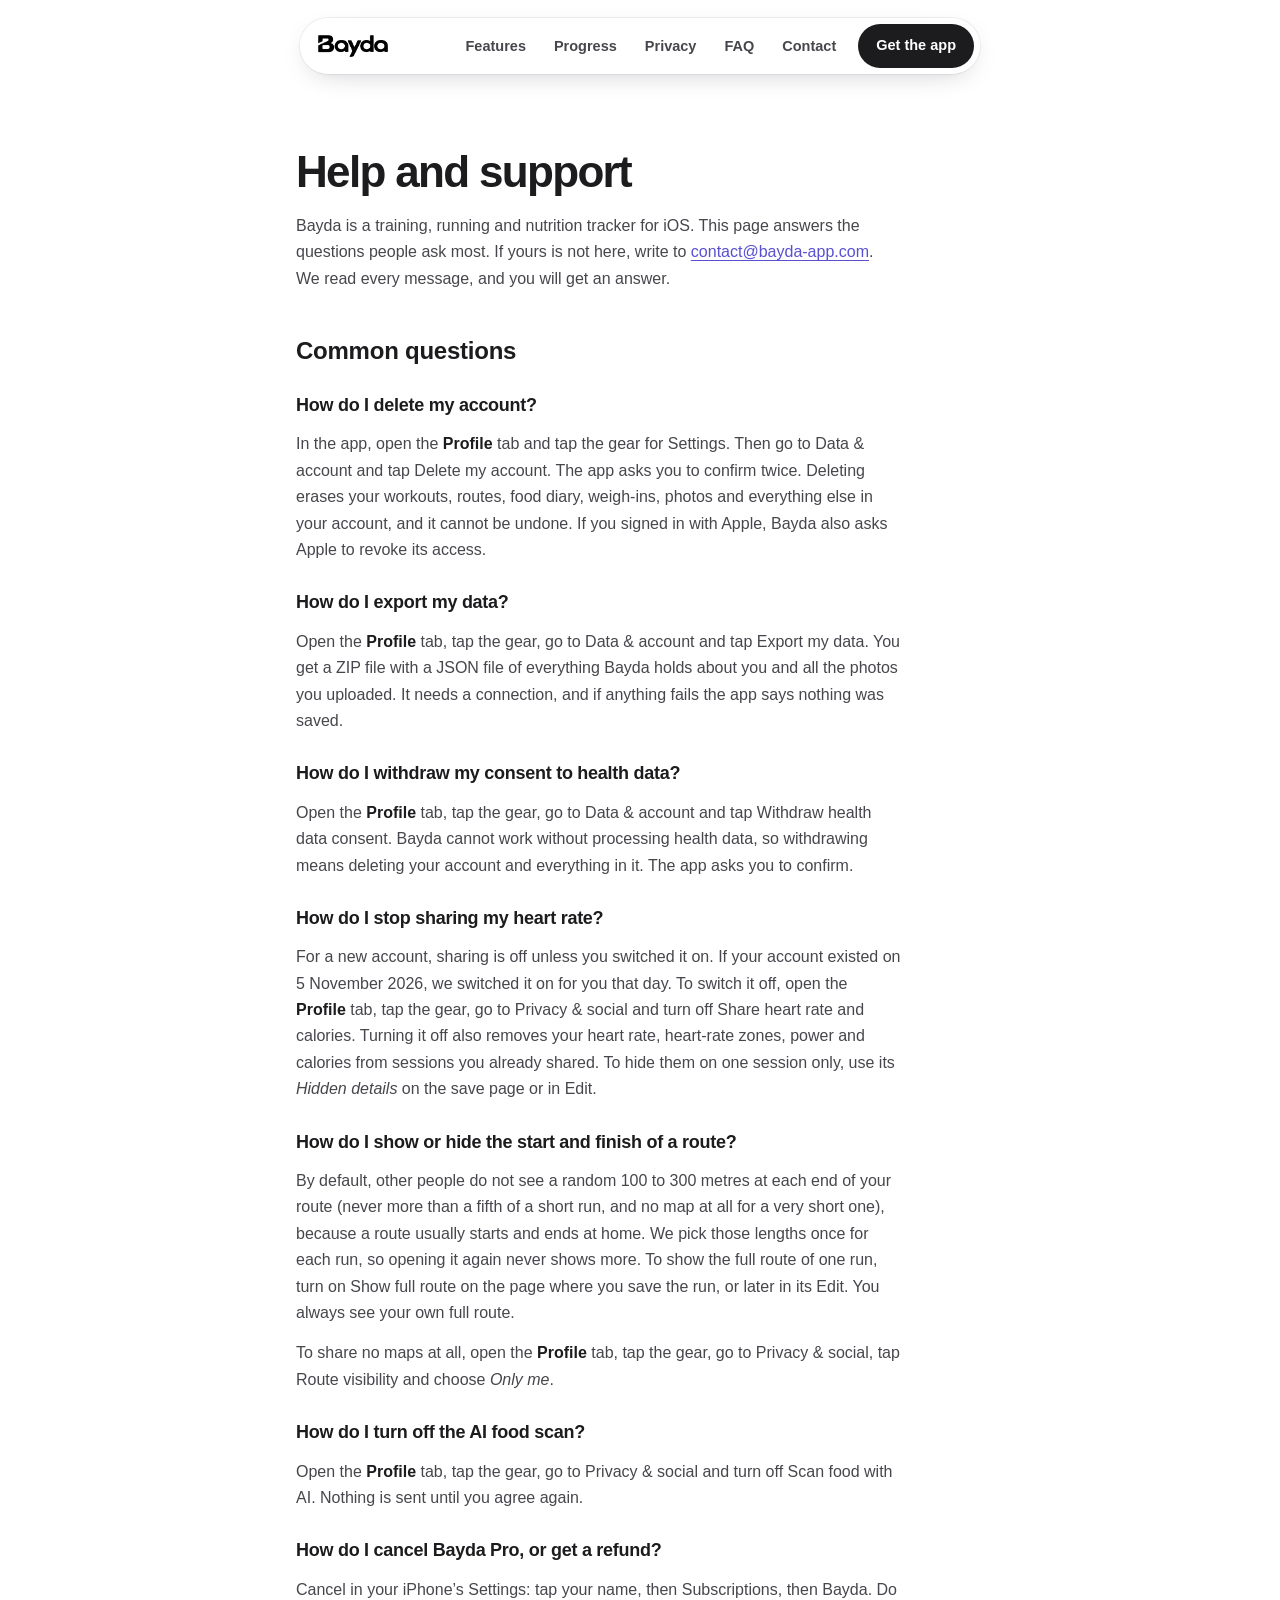
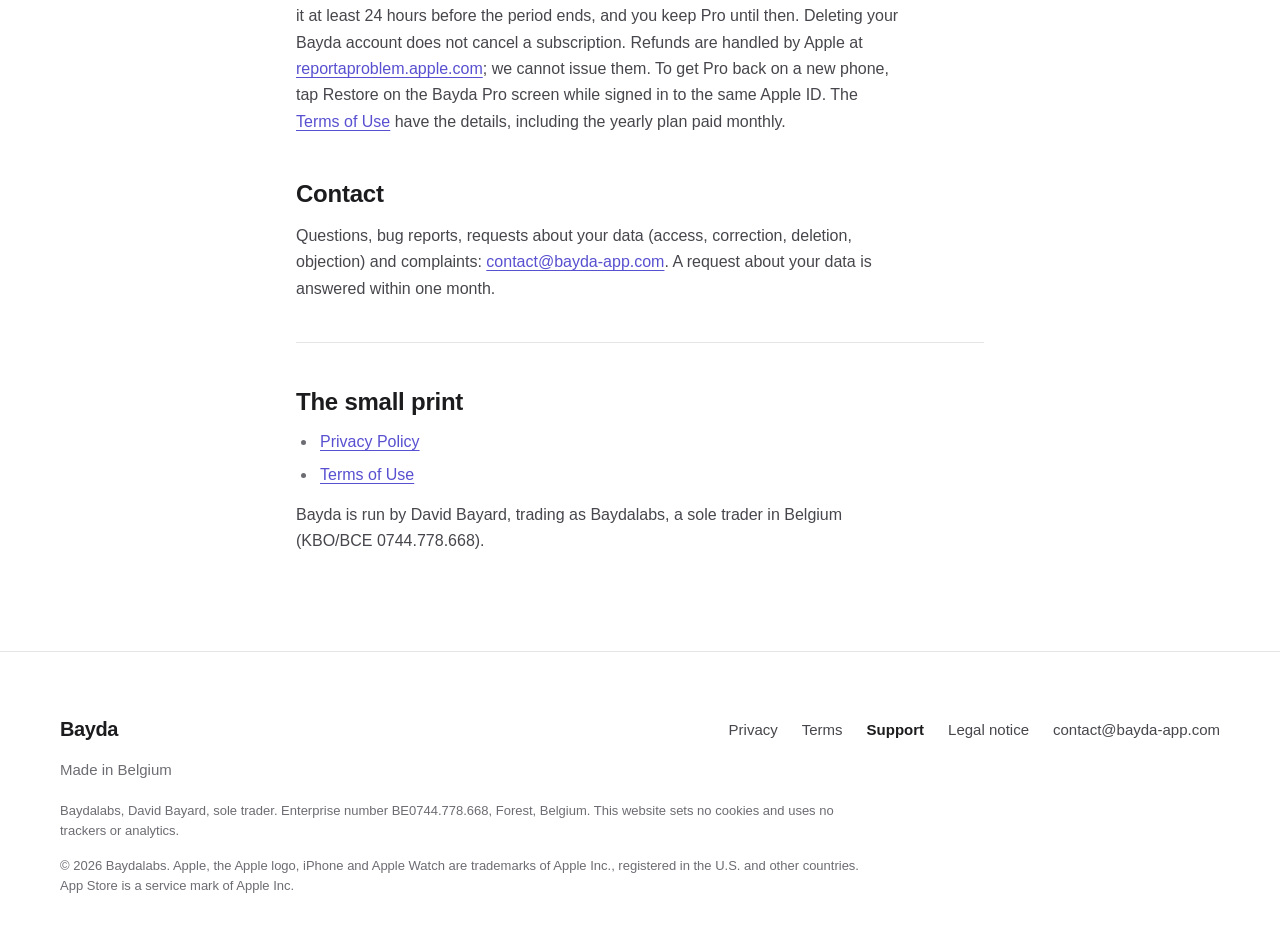
<file: support/index.html>
<!doctype html>
<html lang="en">
<head>
  <meta charset="utf-8">
  <meta name="viewport" content="width=device-width, initial-scale=1, viewport-fit=cover">
  <meta name="color-scheme" content="light">
  <meta name="theme-color" content="#F7F4EE">
  <title>Help and support | Bayda</title>
  <meta name="description" content="Help with Bayda: answers to common questions and how to get in touch.">
  <link rel="canonical" href="https://bayda-app.com/support/">
  <link rel="icon" type="image/png" href="/assets/favicon.png">
  <link rel="apple-touch-icon" href="/assets/apple-touch-icon.png">
  <link rel="stylesheet" href="/assets/site.css">
  <meta property="og:type" content="website">
  <meta property="og:site_name" content="Bayda">
  <meta property="og:title" content="Help and support | Bayda">
  <meta property="og:description" content="Help with Bayda: answers to common questions and how to get in touch.">
  <meta property="og:url" content="https://bayda-app.com/support/">
  <meta property="og:image" content="https://bayda-app.com/assets/og.jpg">
  <meta property="og:image:width" content="1200">
  <meta property="og:image:height" content="630">
  <meta property="og:image:alt" content="Bayda's food scan on an iPhone next to a plate of spaghetti">
  <meta property="og:locale" content="en_GB">
  <meta name="twitter:card" content="summary_large_image">
  <meta name="twitter:title" content="Help and support | Bayda">
  <meta name="twitter:description" content="Help with Bayda: answers to common questions and how to get in touch.">
  <meta name="twitter:image" content="https://bayda-app.com/assets/og.jpg">
  <meta name="twitter:image:alt" content="Bayda's food scan on an iPhone next to a plate of spaghetti">
</head>
<body>
  <svg class="sprite" width="0" height="0" aria-hidden="true" focusable="false"><defs>
<!-- BEGIN site symbols -->
<symbol id="i-menu" viewBox="0 0 25.01 13.68"><path fill="currentColor" d="M1.55 13.18L23.45 13.18C24.04 13.18 24.51 12.70 24.51 12.11C24.51 11.52 24.04 11.04 23.45 11.04L1.55 11.04C0.97 11.04 0.50 11.52 0.50 12.11C0.50 12.69 0.97 13.18 1.55 13.18ZM1.55 7.91L23.45 7.91C24.04 7.91 24.51 7.42 24.51 6.84C24.51 6.25 24.04 5.77 23.45 5.77L1.55 5.77C0.97 5.77 0.50 6.25 0.50 6.84C0.50 7.42 0.97 7.91 1.55 7.91ZM1.55 2.63L23.45 2.63C24.04 2.63 24.51 2.14 24.51 1.57C24.51 0.98 24.04 0.50 23.45 0.50L1.55 0.50C0.97 0.50 0.50 0.98 0.50 1.57C0.50 2.14 0.97 2.63 1.55 2.63Z"/></symbol>
<symbol id="i-close" viewBox="0 0 19.87 19.87"><path fill="currentColor" d="M17.14 0.87L0.87 17.14C0.38 17.62 0.37 18.49 0.88 18.99C1.39 19.49 2.25 19.48 2.73 19L19 2.73C19.49 2.23 19.50 1.38 18.99 0.88C18.48 0.38 17.65 0.37 17.14 0.87ZM19 17.14L2.73 0.87C2.25 0.39 1.38 0.37 0.88 0.87C0.38 1.39 0.38 2.24 0.87 2.73L17.14 19C17.64 19.49 18.49 19.49 18.99 18.99C19.49 18.47 19.49 17.63 19 17.14Z"/></symbol>
<!-- END site symbols -->
</defs></svg>
  <a class="skip" href="#main">Skip to content</a>
  <header class="site-header" id="dock">
    <div class="dock">
      <a class="brand" href="/" aria-label="Bayda home"><img class="brand-logo" src="/assets/wordmark.png" alt="Bayda" width="76" height="24"></a>
      <nav class="nav" aria-label="Main">
        <ul class="nav-links">
          <li><a href="/#week">Features</a></li>
          <li><a href="/#progress">Progress</a></li>
          <li><a href="/#privacy">Privacy</a></li>
          <li><a href="/#faq">FAQ</a></li>
          <li><a href="/#contact">Contact</a></li>
        </ul>
      </nav>
      <!-- APP STORE URL: replace #download with the App Store link at launch -->
      <a class="btn" href="/#download">Get the app</a>
      <button class="menu-btn" type="button" aria-expanded="false" aria-controls="menu" hidden><svg width="22" height="22" aria-hidden="true"><use href="#i-menu"/></svg><span class="vh">Menu</span></button>
    </div>
    <nav class="menu" id="menu" aria-label="Menu" hidden>
      <ul>
        <li><a href="/#week">Features</a></li>
        <li><a href="/#progress">Progress</a></li>
        <li><a href="/#privacy">Privacy</a></li>
        <li><a href="/#faq">FAQ</a></li>
        <li><a href="/#contact">Contact</a></li>
      </ul>
    </nav>
  </header>

  <main id="main">
    <article class="doc doc--legal">
<h1>Help and support</h1>

<p>Bayda is a training, running and nutrition tracker for iOS. This page answers the questions people ask most.
If yours is not here, write to <a href="mailto:contact@bayda-app.com">contact@bayda-app.com</a>. We read every message,
and you will get an answer.</p>

<h2>Common questions</h2>

<h3>How do I delete my account?</h3>
<p>In the app, open the <strong>Profile</strong> tab and tap the gear for Settings. Then go to
<span class="path">Data &amp; account</span> and tap <span class="path">Delete my account</span>. The app asks you to
confirm twice. Deleting erases your workouts, routes, food diary, weigh-ins, photos and everything else in your account,
and it cannot be undone. If you signed in with Apple, Bayda also asks Apple to revoke its access.</p>

<h3>How do I export my data?</h3>
<p>Open the <strong>Profile</strong> tab, tap the gear, go to <span class="path">Data &amp; account</span> and tap
<span class="path">Export my data</span>. You get a ZIP file with a JSON file of everything Bayda holds about you and
all the photos you uploaded. It needs a connection, and if anything fails the app says nothing was saved.</p>

<h3>How do I withdraw my consent to health data?</h3>
<p>Open the <strong>Profile</strong> tab, tap the gear, go to <span class="path">Data &amp; account</span> and tap
<span class="path">Withdraw health data consent</span>. Bayda cannot work without processing health data, so
withdrawing means deleting your account and everything in it. The app asks you to confirm.</p>

<h3>How do I stop sharing my heart rate?</h3>
<p>For a new account, sharing is off unless you switched it on. If your account existed on 5 November 2026, we switched it on for you that day. To switch it off, open the <strong>Profile</strong> tab, tap the gear, go to
<span class="path">Privacy &amp; social</span> and turn off <span class="path">Share heart rate and calories</span>.
Turning it off also removes your heart rate, heart-rate zones, power and calories from sessions you already shared.
To hide them on one session only, use its <em>Hidden details</em> on the save page or in Edit.</p>

<h3>How do I show or hide the start and finish of a route?</h3>
<p>By default, other people do not see a random 100 to 300 metres at each end of your route (never more than a fifth
of a short run, and no map at all for a very short one), because a route usually
starts and ends at home. We pick those lengths once for each run, so opening it again never shows more. To show the full route of one run, turn on <span class="path">Show full route</span> on the
page where you save the run, or later in its Edit. You always see your own full route.</p>
<p>To share no maps at all, open the <strong>Profile</strong> tab, tap the gear, go to
<span class="path">Privacy &amp; social</span>, tap <span class="path">Route visibility</span> and choose
<em>Only me</em>.</p>

<h3>How do I turn off the AI food scan?</h3>
<p>Open the <strong>Profile</strong> tab, tap the gear, go to <span class="path">Privacy &amp; social</span> and turn
off <span class="path">Scan food with AI</span>. Nothing is sent until you agree again.</p>

<h3>How do I cancel Bayda Pro, or get a refund?</h3>
<p>Cancel in your iPhone’s Settings: tap your name, then <span class="path">Subscriptions</span>, then
<span class="path">Bayda</span>. Do it at least 24 hours before the period ends, and you keep Pro until then. Deleting your
Bayda account does not cancel a subscription. Refunds are handled by Apple at
<a href="https://reportaproblem.apple.com">reportaproblem.apple.com</a>; we cannot issue them. To get Pro back on a new
phone, tap <span class="path">Restore</span> on the Bayda Pro screen while signed in to the same Apple ID. The
<a href="https://bayda-app.com/terms/">Terms of Use</a> have the details, including the yearly plan paid monthly.</p>

<h2>Contact</h2>
<p>Questions, bug reports, requests about your data (access, correction, deletion, objection) and complaints:
<a href="mailto:contact@bayda-app.com">contact@bayda-app.com</a>. A request about your data is answered within one month.</p>

<hr>

<h2>The small print</h2>
<ul>
<li><a href="https://bayda-app.com/privacy/">Privacy Policy</a></li>
<li><a href="https://bayda-app.com/terms/">Terms of Use</a></li>
</ul>
<p>Bayda is run by David Bayard, trading as Baydalabs, a sole trader in Belgium (KBO/BCE 0744.778.668).</p>
    </article>
  </main>

  <footer class="site-footer">
    <div class="wrap">
      <div class="foot-top">
        <div class="foot-brand">
          <a class="brand" href="/" aria-label="Bayda home">Bayda</a>
          <p>Made in Belgium</p>
        </div>
        <ul class="foot-links">
          <li><a href="/privacy/">Privacy</a></li>
          <li><a href="/terms/">Terms</a></li>
          <li><a href="/support/" aria-current="page">Support</a></li>
          <li><a href="/legal/">Legal notice</a></li>
          <li><a href="mailto:contact@bayda-app.com">contact@bayda-app.com</a></li>
        </ul>
      </div>
      <p class="fine">Baydalabs, David Bayard, sole trader. Enterprise number BE0744.778.668, Forest, Belgium. This website sets no cookies and uses no trackers or analytics.</p>
      <p class="fine">&copy; 2026 Baydalabs. Apple, the Apple logo, iPhone and Apple Watch are trademarks of Apple Inc., registered in the U.S. and other countries. App Store is a service mark of Apple Inc.</p>
    </div>
  </footer>
  <script src="/assets/site.js" defer></script>
</body>
</html>
</file>
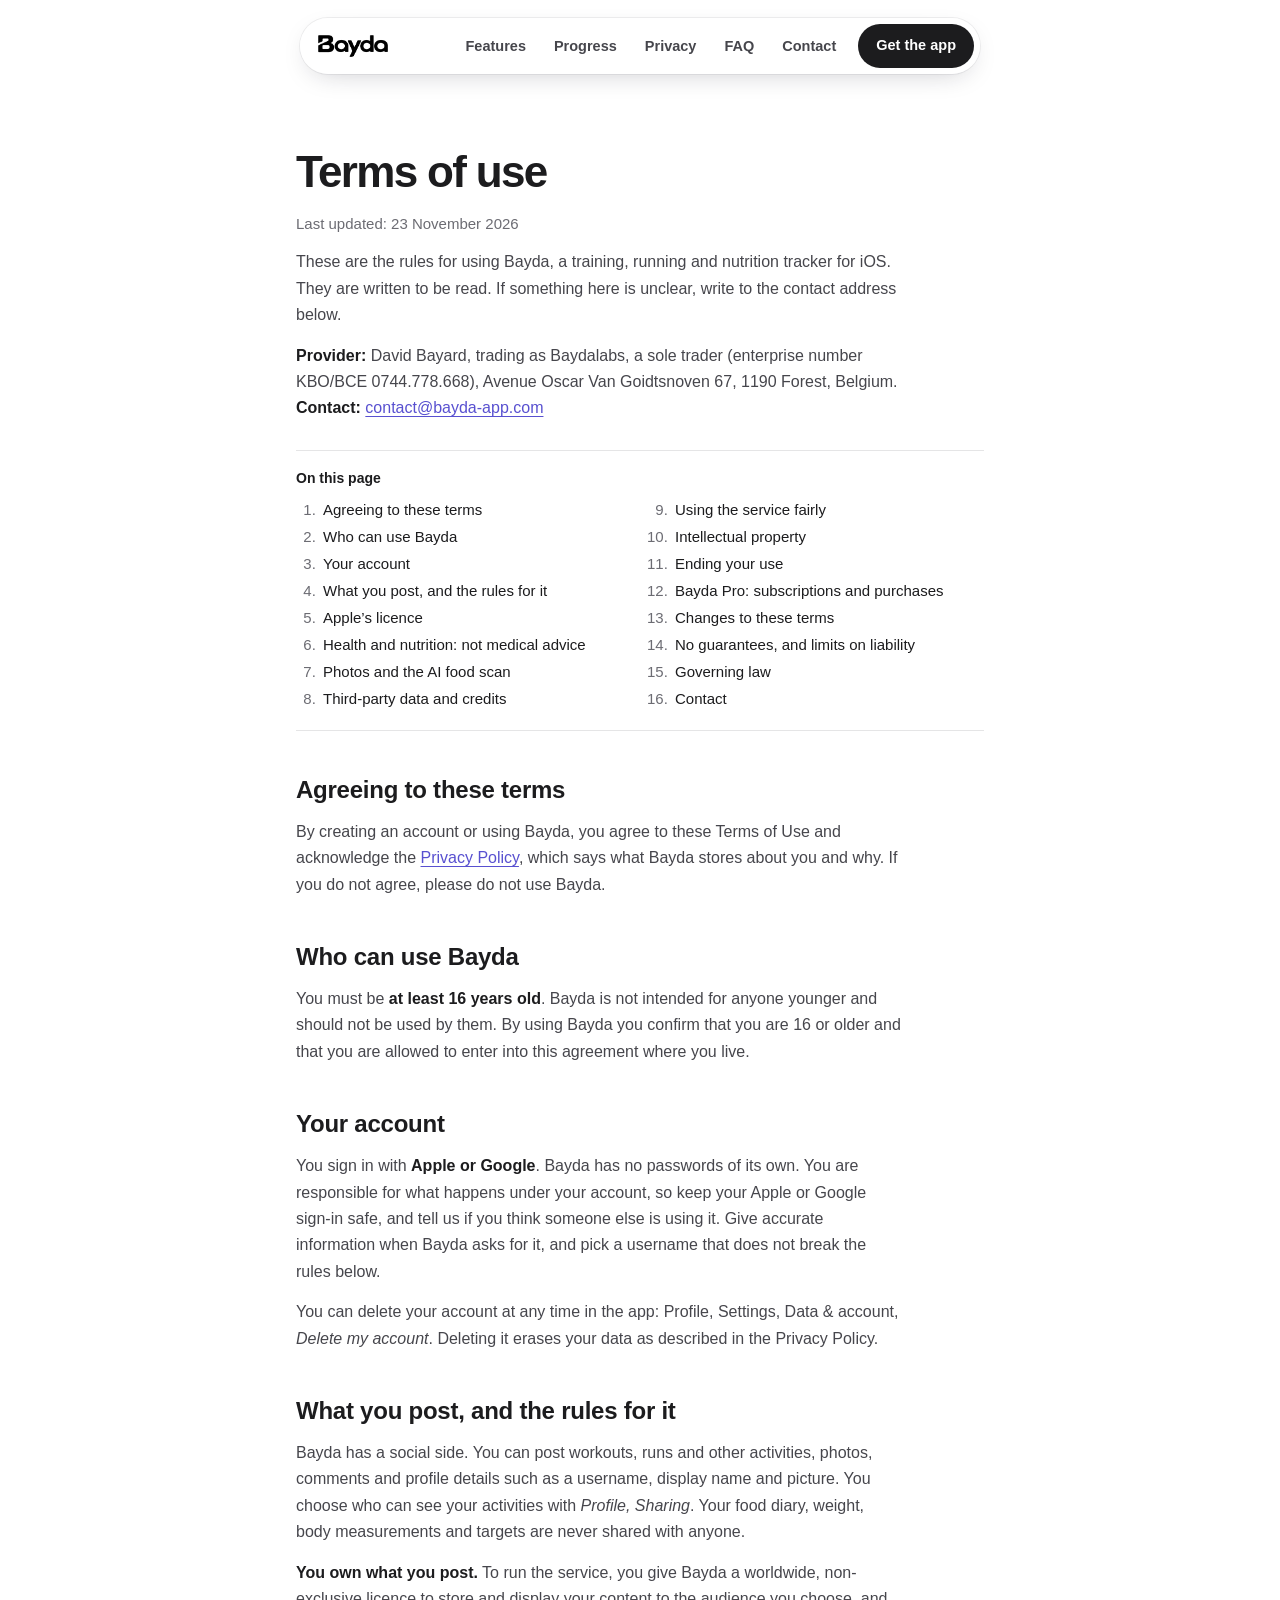
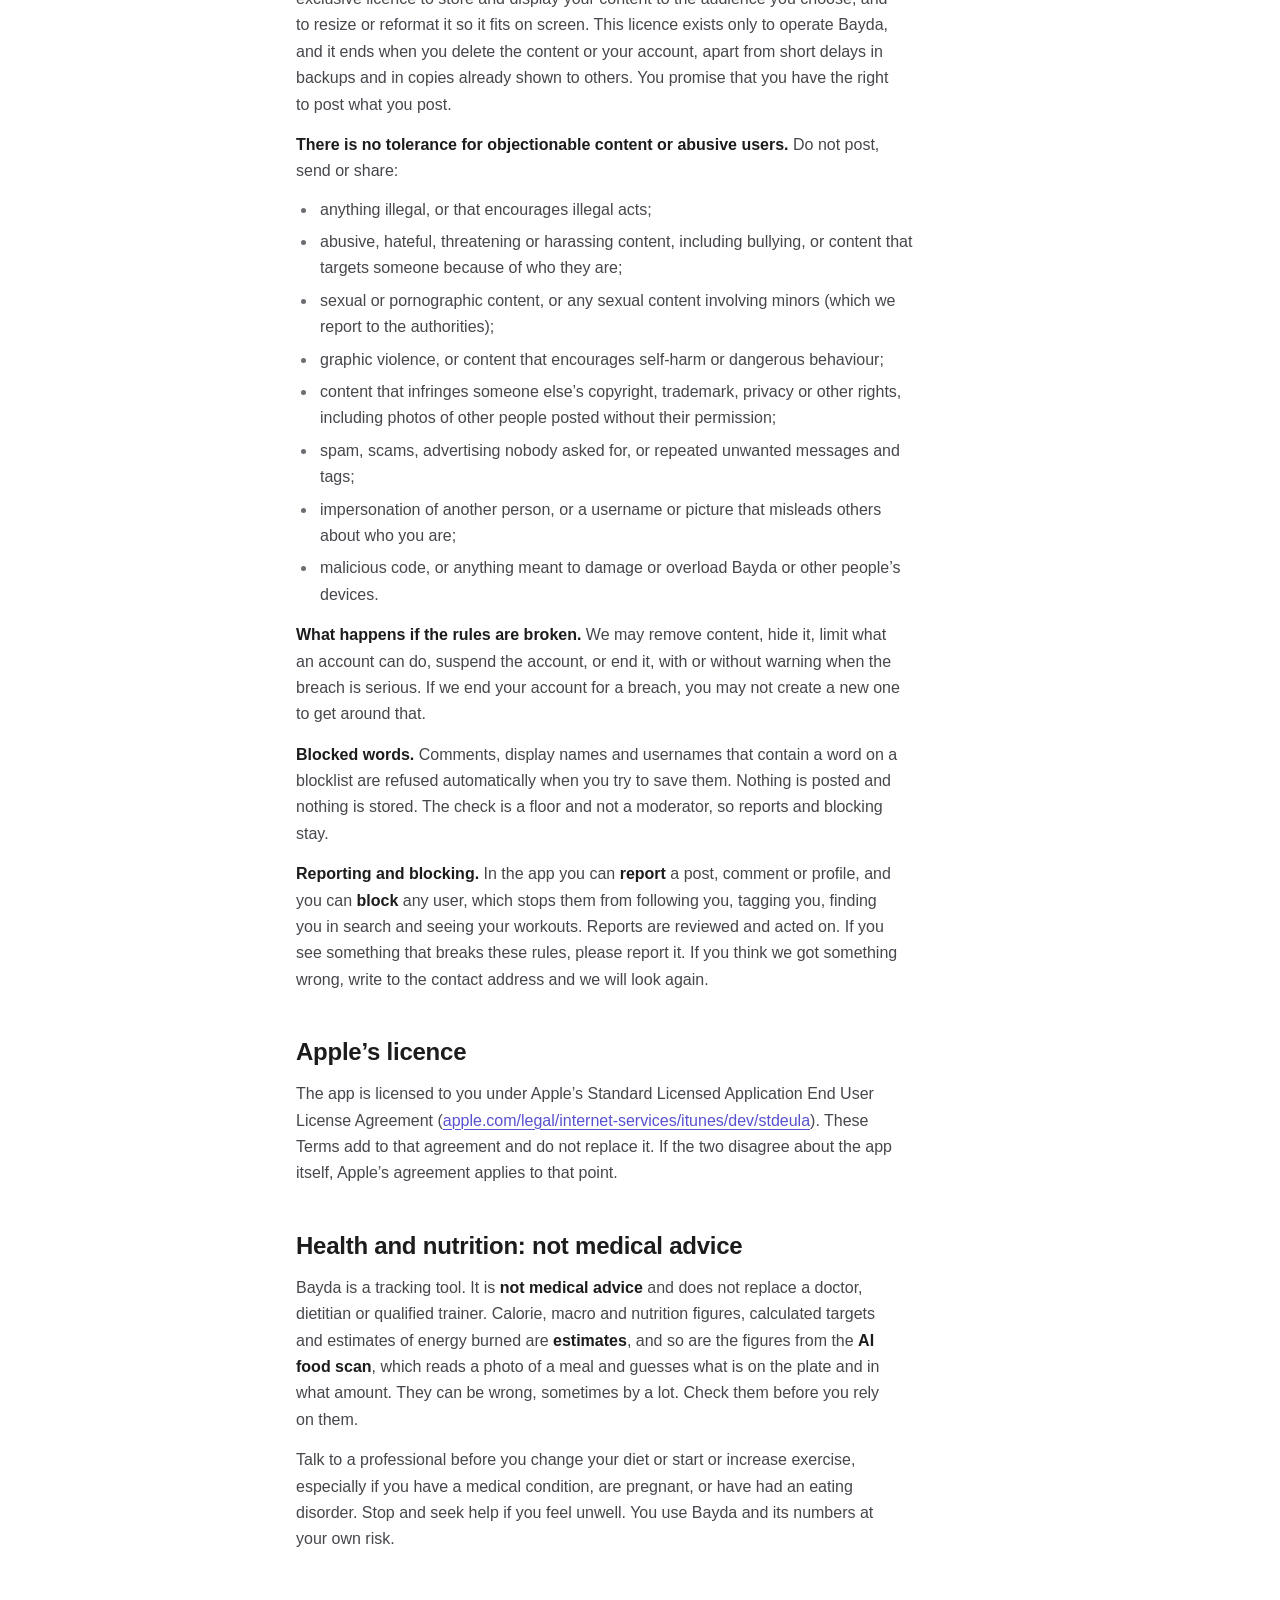
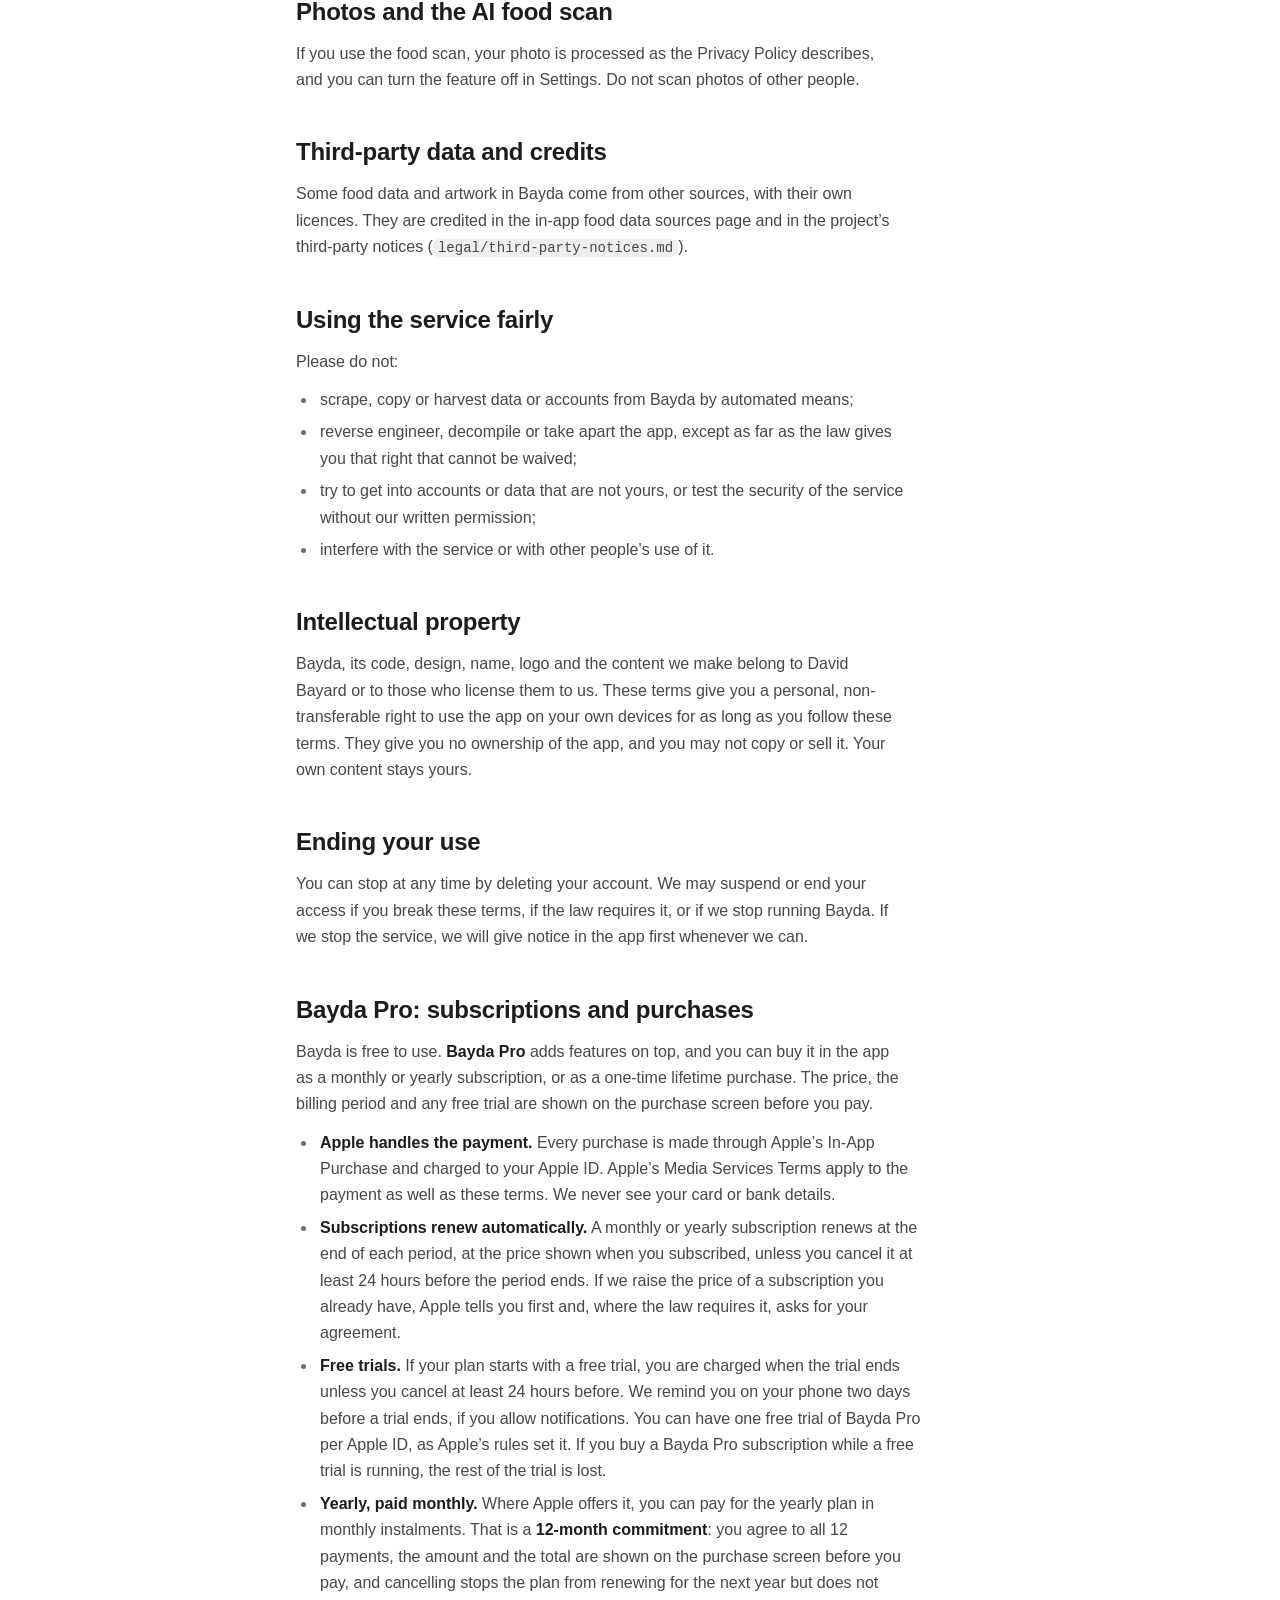
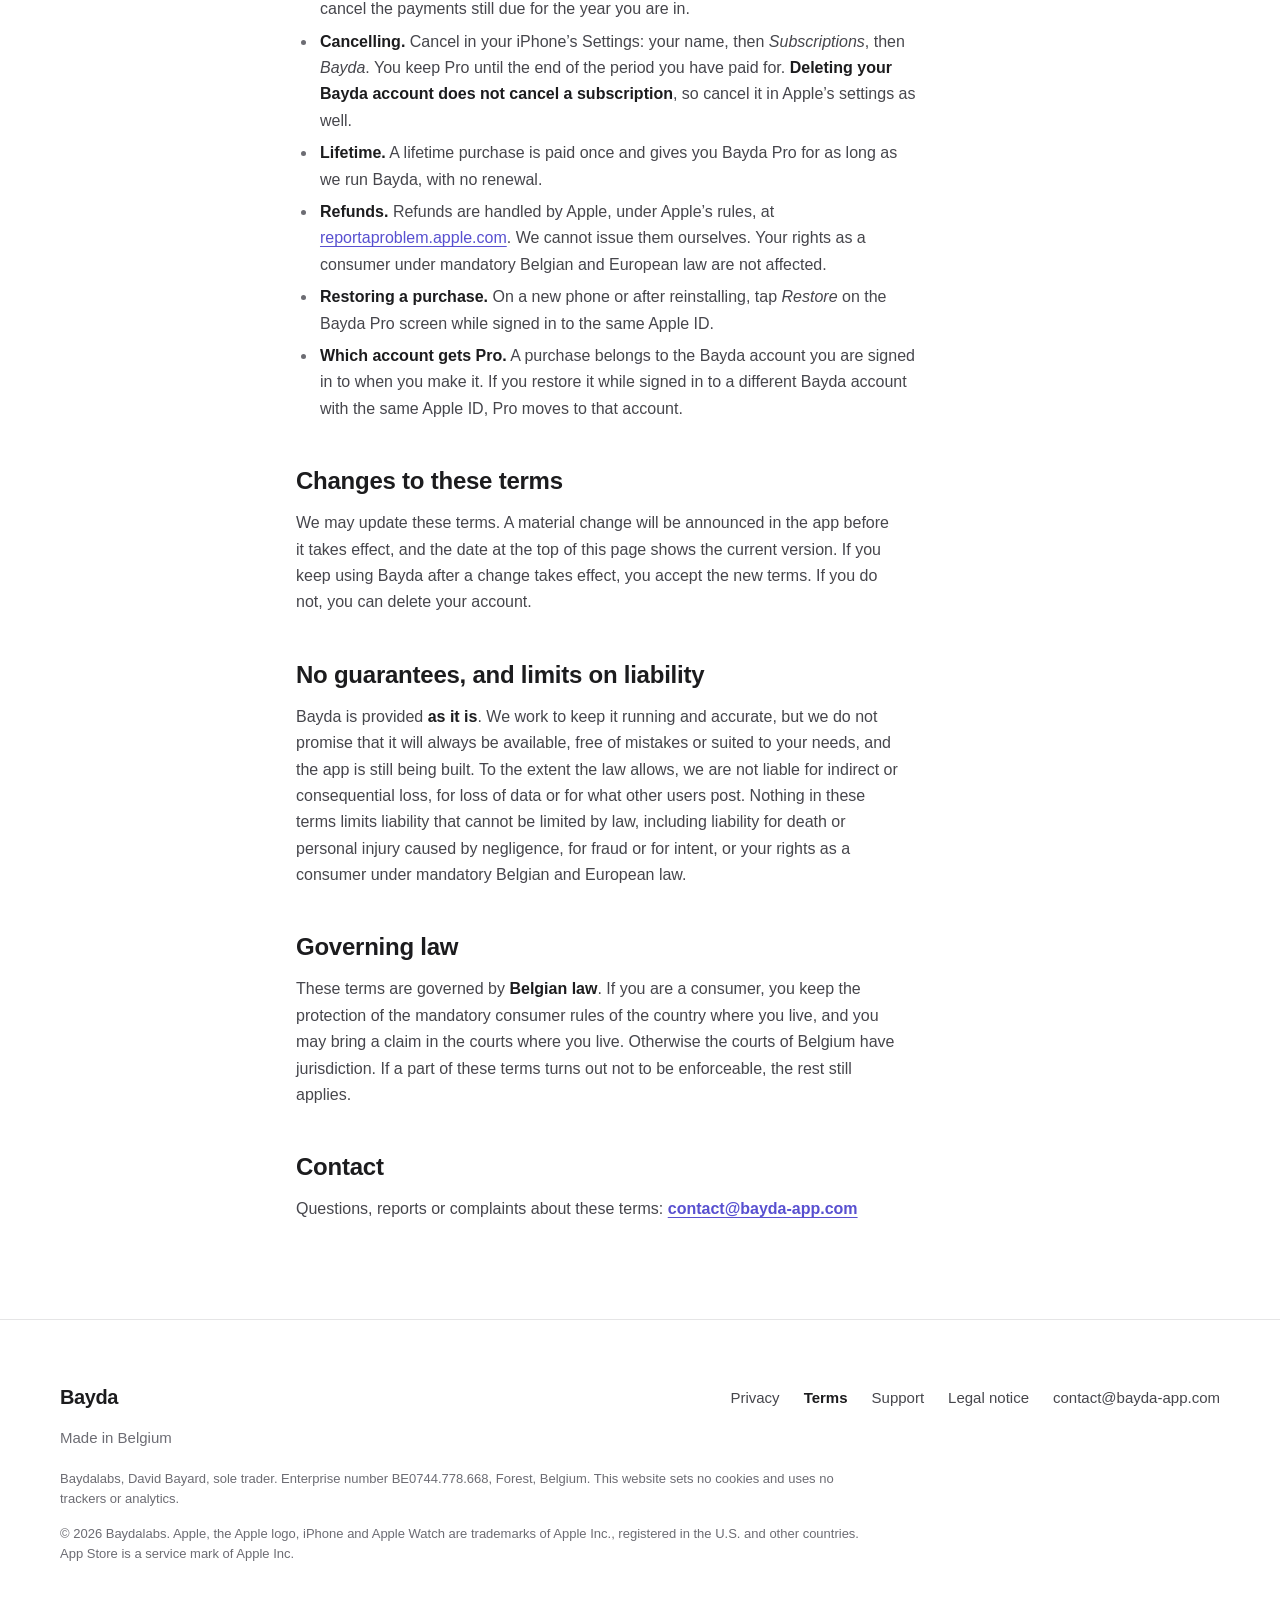
<file: terms/index.html>
<!doctype html>
<html lang="en">
<head>
  <meta charset="utf-8">
  <meta name="viewport" content="width=device-width, initial-scale=1, viewport-fit=cover">
  <meta name="color-scheme" content="light">
  <meta name="theme-color" content="#F7F4EE">
  <title>Terms of use | Bayda</title>
  <meta name="description" content="The terms for using Bayda.">
  <link rel="canonical" href="https://bayda-app.com/terms/">
  <link rel="icon" type="image/png" href="/assets/favicon.png">
  <link rel="apple-touch-icon" href="/assets/apple-touch-icon.png">
  <link rel="stylesheet" href="/assets/site.css">
  <meta property="og:type" content="website">
  <meta property="og:site_name" content="Bayda">
  <meta property="og:title" content="Terms of use | Bayda">
  <meta property="og:description" content="The terms for using Bayda.">
  <meta property="og:url" content="https://bayda-app.com/terms/">
  <meta property="og:image" content="https://bayda-app.com/assets/og.jpg">
  <meta property="og:image:width" content="1200">
  <meta property="og:image:height" content="630">
  <meta property="og:image:alt" content="Bayda's food scan on an iPhone next to a plate of spaghetti">
  <meta property="og:locale" content="en_GB">
  <meta name="twitter:card" content="summary_large_image">
  <meta name="twitter:title" content="Terms of use | Bayda">
  <meta name="twitter:description" content="The terms for using Bayda.">
  <meta name="twitter:image" content="https://bayda-app.com/assets/og.jpg">
  <meta name="twitter:image:alt" content="Bayda's food scan on an iPhone next to a plate of spaghetti">
</head>
<body>
  <svg class="sprite" width="0" height="0" aria-hidden="true" focusable="false"><defs>
<!-- BEGIN site symbols -->
<symbol id="i-menu" viewBox="0 0 25.01 13.68"><path fill="currentColor" d="M1.55 13.18L23.45 13.18C24.04 13.18 24.51 12.70 24.51 12.11C24.51 11.52 24.04 11.04 23.45 11.04L1.55 11.04C0.97 11.04 0.50 11.52 0.50 12.11C0.50 12.69 0.97 13.18 1.55 13.18ZM1.55 7.91L23.45 7.91C24.04 7.91 24.51 7.42 24.51 6.84C24.51 6.25 24.04 5.77 23.45 5.77L1.55 5.77C0.97 5.77 0.50 6.25 0.50 6.84C0.50 7.42 0.97 7.91 1.55 7.91ZM1.55 2.63L23.45 2.63C24.04 2.63 24.51 2.14 24.51 1.57C24.51 0.98 24.04 0.50 23.45 0.50L1.55 0.50C0.97 0.50 0.50 0.98 0.50 1.57C0.50 2.14 0.97 2.63 1.55 2.63Z"/></symbol>
<symbol id="i-close" viewBox="0 0 19.87 19.87"><path fill="currentColor" d="M17.14 0.87L0.87 17.14C0.38 17.62 0.37 18.49 0.88 18.99C1.39 19.49 2.25 19.48 2.73 19L19 2.73C19.49 2.23 19.50 1.38 18.99 0.88C18.48 0.38 17.65 0.37 17.14 0.87ZM19 17.14L2.73 0.87C2.25 0.39 1.38 0.37 0.88 0.87C0.38 1.39 0.38 2.24 0.87 2.73L17.14 19C17.64 19.49 18.49 19.49 18.99 18.99C19.49 18.47 19.49 17.63 19 17.14Z"/></symbol>
<!-- END site symbols -->
</defs></svg>
  <a class="skip" href="#main">Skip to content</a>
  <header class="site-header" id="dock">
    <div class="dock">
      <a class="brand" href="/" aria-label="Bayda home"><img class="brand-logo" src="/assets/wordmark.png" alt="Bayda" width="76" height="24"></a>
      <nav class="nav" aria-label="Main">
        <ul class="nav-links">
          <li><a href="/#week">Features</a></li>
          <li><a href="/#progress">Progress</a></li>
          <li><a href="/#privacy">Privacy</a></li>
          <li><a href="/#faq">FAQ</a></li>
          <li><a href="/#contact">Contact</a></li>
        </ul>
      </nav>
      <!-- APP STORE URL: replace #download with the App Store link at launch -->
      <a class="btn" href="/#download">Get the app</a>
      <button class="menu-btn" type="button" aria-expanded="false" aria-controls="menu" hidden><svg width="22" height="22" aria-hidden="true"><use href="#i-menu"/></svg><span class="vh">Menu</span></button>
    </div>
    <nav class="menu" id="menu" aria-label="Menu" hidden>
      <ul>
        <li><a href="/#week">Features</a></li>
        <li><a href="/#progress">Progress</a></li>
        <li><a href="/#privacy">Privacy</a></li>
        <li><a href="/#faq">FAQ</a></li>
        <li><a href="/#contact">Contact</a></li>
      </ul>
    </nav>
  </header>

  <main id="main">
    <article class="doc doc--legal">
<h1>Terms of use</h1>

<p class="doc-meta"><span>Last updated: 23 November 2026</span></p>

<p>These are the rules for using Bayda, a training, running and nutrition tracker for iOS. They are written to be read. If something here is unclear, write to the contact address below.</p>

<p><strong>Provider:</strong> David Bayard, trading as Baydalabs, a sole trader (enterprise number KBO/BCE 0744.778.668), Avenue Oscar Van Goidtsnoven 67, 1190 Forest, Belgium.<br>
<strong>Contact:</strong> <a href="mailto:contact@bayda-app.com">contact@bayda-app.com</a></p>

<nav class="toc" aria-label="On this page"><p class="toc-h">On this page</p><ol><li><a href="#agreeing-to-these-terms">Agreeing to these terms</a></li><li><a href="#who-can-use-bayda">Who can use Bayda</a></li><li><a href="#your-account">Your account</a></li><li><a href="#what-you-post-and-the-rules-for-it">What you post, and the rules for it</a></li><li><a href="#apple-s-licence">Apple’s licence</a></li><li><a href="#health-and-nutrition-not-medical-advice">Health and nutrition: not medical advice</a></li><li><a href="#photos-and-the-ai-food-scan">Photos and the AI food scan</a></li><li><a href="#third-party-data-and-credits">Third-party data and credits</a></li><li><a href="#using-the-service-fairly">Using the service fairly</a></li><li><a href="#intellectual-property">Intellectual property</a></li><li><a href="#ending-your-use">Ending your use</a></li><li><a href="#bayda-pro-subscriptions-and-purchases">Bayda Pro: subscriptions and purchases</a></li><li><a href="#changes-to-these-terms">Changes to these terms</a></li><li><a href="#no-guarantees-and-limits-on-liability">No guarantees, and limits on liability</a></li><li><a href="#governing-law">Governing law</a></li><li><a href="#contact">Contact</a></li></ol></nav>
<h2 id="agreeing-to-these-terms">Agreeing to these terms</h2>

<p>By creating an account or using Bayda, you agree to these Terms of Use and acknowledge the <a href="https://bayda-app.com/privacy/">Privacy Policy</a>, which says what Bayda stores about you and why. If you do not agree, please do not use Bayda.</p>

<h2 id="who-can-use-bayda">Who can use Bayda</h2>

<p>You must be <strong>at least 16 years old</strong>. Bayda is not intended for anyone younger and should not be used by them. By using Bayda you confirm that you are 16 or older and that you are allowed to enter into this agreement where you live.</p>

<h2 id="your-account">Your account</h2>

<p>You sign in with <strong>Apple or Google</strong>. Bayda has no passwords of its own. You are responsible for what happens under your account, so keep your Apple or Google sign-in safe, and tell us if you think someone else is using it. Give accurate information when Bayda asks for it, and pick a username that does not break the rules below.</p>

<p>You can delete your account at any time in the app: Profile, Settings, Data &amp; account, <em>Delete my account</em>. Deleting it erases your data as described in the Privacy Policy.</p>

<h2 id="what-you-post-and-the-rules-for-it">What you post, and the rules for it</h2>

<p>Bayda has a social side. You can post workouts, runs and other activities, photos, comments and profile details such as a username, display name and picture. You choose who can see your activities with <em>Profile, Sharing</em>. Your food diary, weight, body measurements and targets are never shared with anyone.</p>

<p><strong>You own what you post.</strong> To run the service, you give Bayda a worldwide, non-exclusive licence to store and display your content to the audience you choose, and to resize or reformat it so it fits on screen. This licence exists only to operate Bayda, and it ends when you delete the content or your account, apart from short delays in backups and in copies already shown to others. You promise that you have the right to post what you post.</p>

<p><strong>There is no tolerance for objectionable content or abusive users.</strong> Do not post, send or share:</p>

<ul>
<li>anything illegal, or that encourages illegal acts;</li>
<li>abusive, hateful, threatening or harassing content, including bullying, or content that targets someone because of who they are;</li>
<li>sexual or pornographic content, or any sexual content involving minors (which we report to the authorities);</li>
<li>graphic violence, or content that encourages self-harm or dangerous behaviour;</li>
<li>content that infringes someone else’s copyright, trademark, privacy or other rights, including photos of other people posted without their permission;</li>
<li>spam, scams, advertising nobody asked for, or repeated unwanted messages and tags;</li>
<li>impersonation of another person, or a username or picture that misleads others about who you are;</li>
<li>malicious code, or anything meant to damage or overload Bayda or other people’s devices.</li>
</ul>

<p><strong>What happens if the rules are broken.</strong> We may remove content, hide it, limit what an account can do, suspend the account, or end it, with or without warning when the breach is serious. If we end your account for a breach, you may not create a new one to get around that.</p>

<p><strong>Blocked words.</strong> Comments, display names and usernames that contain a word on a blocklist are refused automatically when you try to save them. Nothing is posted and nothing is stored. The check is a floor and not a moderator, so reports and blocking stay.</p>

<p><strong>Reporting and blocking.</strong> In the app you can <strong>report</strong> a post, comment or profile, and you can <strong>block</strong> any user, which stops them from following you, tagging you, finding you in search and seeing your workouts. Reports are reviewed and acted on. If you see something that breaks these rules, please report it. If you think we got something wrong, write to the contact address and we will look again.</p>

<h2 id="apple-s-licence">Apple’s licence</h2>

<p>The app is licensed to you under Apple’s Standard Licensed Application End User License Agreement (<a href="https://www.apple.com/legal/internet-services/itunes/dev/stdeula/">apple.com/legal/internet-services/itunes/dev/stdeula</a>). These Terms add to that agreement and do not replace it. If the two disagree about the app itself, Apple’s agreement applies to that point.</p>

<h2 id="health-and-nutrition-not-medical-advice">Health and nutrition: not medical advice</h2>

<p>Bayda is a tracking tool. It is <strong>not medical advice</strong> and does not replace a doctor, dietitian or qualified trainer. Calorie, macro and nutrition figures, calculated targets and estimates of energy burned are <strong>estimates</strong>, and so are the figures from the <strong>AI food scan</strong>, which reads a photo of a meal and guesses what is on the plate and in what amount. They can be wrong, sometimes by a lot. Check them before you rely on them.</p>

<p>Talk to a professional before you change your diet or start or increase exercise, especially if you have a medical condition, are pregnant, or have had an eating disorder. Stop and seek help if you feel unwell. You use Bayda and its numbers at your own risk.</p>

<h2 id="photos-and-the-ai-food-scan">Photos and the AI food scan</h2>

<p>If you use the food scan, your photo is processed as the Privacy Policy describes, and you can turn the feature off in Settings. Do not scan photos of other people.</p>

<h2 id="third-party-data-and-credits">Third-party data and credits</h2>

<p>Some food data and artwork in Bayda come from other sources, with their own licences. They are credited in the in-app food data sources page and in the project’s third-party notices (<code>legal/third-party-notices.md</code>).</p>

<h2 id="using-the-service-fairly">Using the service fairly</h2>

<p>Please do not:</p>

<ul>
<li>scrape, copy or harvest data or accounts from Bayda by automated means;</li>
<li>reverse engineer, decompile or take apart the app, except as far as the law gives you that right that cannot be waived;</li>
<li>try to get into accounts or data that are not yours, or test the security of the service without our written permission;</li>
<li>interfere with the service or with other people’s use of it.</li>
</ul>

<h2 id="intellectual-property">Intellectual property</h2>

<p>Bayda, its code, design, name, logo and the content we make belong to David Bayard or to those who license them to us. These terms give you a personal, non-transferable right to use the app on your own devices for as long as you follow these terms. They give you no ownership of the app, and you may not copy or sell it. Your own content stays yours.</p>

<h2 id="ending-your-use">Ending your use</h2>

<p>You can stop at any time by deleting your account. We may suspend or end your access if you break these terms, if the law requires it, or if we stop running Bayda. If we stop the service, we will give notice in the app first whenever we can.</p>

<h2 id="bayda-pro-subscriptions-and-purchases">Bayda Pro: subscriptions and purchases</h2>

<p>Bayda is free to use. <strong>Bayda Pro</strong> adds features on top, and you can buy it in the app as a monthly or yearly subscription, or as a one-time lifetime purchase. The price, the billing period and any free trial are shown on the purchase screen before you pay.</p>

<ul>
<li><strong>Apple handles the payment.</strong> Every purchase is made through Apple’s In-App Purchase and charged to your Apple ID. Apple’s Media Services Terms apply to the payment as well as these terms. We never see your card or bank details.</li>
<li><strong>Subscriptions renew automatically.</strong> A monthly or yearly subscription renews at the end of each period, at the price shown when you subscribed, unless you cancel it at least 24 hours before the period ends. If we raise the price of a subscription you already have, Apple tells you first and, where the law requires it, asks for your agreement.</li>
<li><strong>Free trials.</strong> If your plan starts with a free trial, you are charged when the trial ends unless you cancel at least 24 hours before. We remind you on your phone two days before a trial ends, if you allow notifications. You can have one free trial of Bayda Pro per Apple ID, as Apple’s rules set it. If you buy a Bayda Pro subscription while a free trial is running, the rest of the trial is lost.</li>
<li><strong>Yearly, paid monthly.</strong> Where Apple offers it, you can pay for the yearly plan in monthly instalments. That is a <strong>12-month commitment</strong>: you agree to all 12 payments, the amount and the total are shown on the purchase screen before you pay, and cancelling stops the plan from renewing for the next year but does not cancel the payments still due for the year you are in.</li>
<li><strong>Cancelling.</strong> Cancel in your iPhone’s Settings: your name, then <em>Subscriptions</em>, then <em>Bayda</em>. You keep Pro until the end of the period you have paid for. <strong>Deleting your Bayda account does not cancel a subscription</strong>, so cancel it in Apple’s settings as well.</li>
<li><strong>Lifetime.</strong> A lifetime purchase is paid once and gives you Bayda Pro for as long as we run Bayda, with no renewal.</li>
<li><strong>Refunds.</strong> Refunds are handled by Apple, under Apple’s rules, at <a href="https://reportaproblem.apple.com">reportaproblem.apple.com</a>. We cannot issue them ourselves. Your rights as a consumer under mandatory Belgian and European law are not affected.</li>
<li><strong>Restoring a purchase.</strong> On a new phone or after reinstalling, tap <em>Restore</em> on the Bayda Pro screen while signed in to the same Apple ID.</li>
<li><strong>Which account gets Pro.</strong> A purchase belongs to the Bayda account you are signed in to when you make it. If you restore it while signed in to a different Bayda account with the same Apple ID, Pro moves to that account.</li>
</ul>

<h2 id="changes-to-these-terms">Changes to these terms</h2>

<p>We may update these terms. A material change will be announced in the app before it takes effect, and the date at the top of this page shows the current version. If you keep using Bayda after a change takes effect, you accept the new terms. If you do not, you can delete your account.</p>

<h2 id="no-guarantees-and-limits-on-liability">No guarantees, and limits on liability</h2>

<p>Bayda is provided <strong>as it is</strong>. We work to keep it running and accurate, but we do not promise that it will always be available, free of mistakes or suited to your needs, and the app is still being built. To the extent the law allows, we are not liable for indirect or consequential loss, for loss of data or for what other users post. Nothing in these terms limits liability that cannot be limited by law, including liability for death or personal injury caused by negligence, for fraud or for intent, or your rights as a consumer under mandatory Belgian and European law.</p>

<h2 id="governing-law">Governing law</h2>

<p>These terms are governed by <strong>Belgian law</strong>. If you are a consumer, you keep the protection of the mandatory consumer rules of the country where you live, and you may bring a claim in the courts where you live. Otherwise the courts of Belgium have jurisdiction. If a part of these terms turns out not to be enforceable, the rest still applies.</p>

<h2 id="contact">Contact</h2>

<p>Questions, reports or complaints about these terms: <strong><a href="mailto:contact@bayda-app.com">contact@bayda-app.com</a></strong></p>
    </article>
  </main>

  <footer class="site-footer">
    <div class="wrap">
      <div class="foot-top">
        <div class="foot-brand">
          <a class="brand" href="/" aria-label="Bayda home">Bayda</a>
          <p>Made in Belgium</p>
        </div>
        <ul class="foot-links">
          <li><a href="/privacy/">Privacy</a></li>
          <li><a href="/terms/" aria-current="page">Terms</a></li>
          <li><a href="/support/">Support</a></li>
          <li><a href="/legal/">Legal notice</a></li>
          <li><a href="mailto:contact@bayda-app.com">contact@bayda-app.com</a></li>
        </ul>
      </div>
      <p class="fine">Baydalabs, David Bayard, sole trader. Enterprise number BE0744.778.668, Forest, Belgium. This website sets no cookies and uses no trackers or analytics.</p>
      <p class="fine">&copy; 2026 Baydalabs. Apple, the Apple logo, iPhone and Apple Watch are trademarks of Apple Inc., registered in the U.S. and other countries. App Store is a service mark of Apple Inc.</p>
    </div>
  </footer>
  <script src="/assets/site.js" defer></script>
</body>
</html>
</file>
<file: assets/site.css>
/* Bayda marketing site, October 2026 redesign (docs/website/redesign-2026-10.md).
   White pages and soft grey surfaces like the app, the app's own tokens, photos in clean rounded frames (never faded into
   the page). Purple is for links, focus, routes and active states, never a button fill: every CTA is the ink capsule.

   Motion: assets/site.js adds `motion` to <html> unless the visitor prefers reduced motion, and writes a 0..1 progress
   to `--p` on every [data-scene]. Every animated rule below sits under `.motion`, so without it (no JS, or reduced
   motion) the page is the static, complete end state. */
:root {
  color-scheme: light;
  --bg: #FFFFFF;
  --surface: #F4F4F6;
  --ink: #1C1C1E;
  --body: #46464C;
  --muted: #6C6C73;          /* AA on white and on --surface */
  --hair: rgba(60, 60, 67, .13);
  --accent: #5850D0;
  --accent-hover: #4038B8;
  --accent-tint: #F2F1FD;
  --heat: #E8621A;           /* Theme.chartHeat: the muscle map orange */
  --record: #E8A33D;         /* Theme.record */
  --fuel: #1FA971;           /* Theme.fuel */
  --done: #D1FCAA;           /* Theme.setDoneFill */
  --done-check: #34C759;     /* Theme.setDoneCheck */
  --gutter: 16px;
  --sec: 88px;
  --r-xl: 28px;
  --r-lg: 22px;
  --r-md: 16px;
  --sh-card: 0 1px 2px rgba(20, 20, 40, .05), 0 14px 34px -14px rgba(20, 20, 40, .22);
  --sh-float: 0 2px 6px rgba(20, 20, 40, .06), 0 28px 56px -22px rgba(20, 20, 40, .34);
  --ease: cubic-bezier(.22, .7, .18, 1);
  --font: -apple-system, BlinkMacSystemFont, "SF Pro Text", "Segoe UI", Roboto, Helvetica, Arial, sans-serif;
  --font-d: -apple-system, BlinkMacSystemFont, "SF Pro Display", "Segoe UI", Roboto, Helvetica, Arial, sans-serif;
}
@media (min-width: 860px) { :root { --gutter: 40px; --sec: 152px; --r-xl: 36px; --r-lg: 26px; } }

*, *::before, *::after { box-sizing: border-box; }
html { -webkit-text-size-adjust: 100%; }
body {
  margin: 0;
  font: 400 17px/1.55 var(--font);
  color: var(--body);
  background: var(--bg);
  -webkit-font-smoothing: antialiased;
  overflow-x: clip;
  min-height: 100vh; min-height: 100svh; display: flex; flex-direction: column;
}
main { flex: 1 0 auto; }
img, svg { display: block; max-width: 100%; }
img { height: auto; }
picture { display: block; }
figure { margin: 0; }
h1, h2, h3, p, ul, ol { margin: 0; }
ul, ol { padding: 0; list-style: none; }
a { color: var(--accent); text-decoration: none; }
a:hover { color: var(--accent-hover); text-decoration: underline; text-underline-offset: 3px; }
p a:not(.btn), address a, .cstatus a, .doc--legal li a, .doc--legal td a { text-decoration: underline; text-underline-offset: 3px; text-decoration-thickness: 1px; }
.ticks span, .fine, .fine-print, .faq details p, .lead, .node p, .m-copy p { text-wrap: pretty; }
.caption, .faq summary { text-wrap: balance; }
:focus-visible { outline: 3px solid var(--accent); outline-offset: 2px; border-radius: 6px; }
.sprite { position: absolute; }
[hidden] { display: none !important; }
.vh { position: absolute !important; width: 1px; height: 1px; padding: 0; margin: -1px; overflow: hidden; clip: rect(0 0 0 0); white-space: nowrap; border: 0; }
.nw { white-space: nowrap; }

.wrap { max-width: 1240px; margin-inline: auto; padding-inline: var(--gutter); }
section[id] { scroll-margin-top: 84px; }

.skip {
  position: absolute; left: 16px; top: -64px; z-index: 100;
  display: inline-flex; align-items: center; min-height: 44px;
  padding: 0 18px; border-radius: 999px; background: var(--ink); color: #fff;
  font-weight: 600; font-size: 15px;
}
.skip:focus { top: 12px; color: #fff; text-decoration: none; }

/* Ink capsule: the CTA. */
.btn {
  display: inline-flex; align-items: center; justify-content: center;
  min-height: 44px; padding: 0 20px; border-radius: 999px; border: 0;
  background: var(--ink); color: #fff;
  font: 600 15px/1.2 var(--font); white-space: nowrap; cursor: pointer;
  transition: background-color .2s ease, transform .2s var(--ease);
}
.btn:hover { background: #000; color: #fff; text-decoration: none; }
.btn:active { transform: scale(.97); }
.btn-lg { min-height: 50px; padding-inline: 28px; font-size: 16px; }

/* Type roles */
h1, h2 { text-wrap: balance; color: var(--ink); font-family: var(--font-d); font-weight: 700; }
h1 { font-size: 46px; line-height: 1.02; letter-spacing: -.038em; }
h2 { font-size: 38px; line-height: 1.04; letter-spacing: -.034em; }
h3 { font-size: 19px; line-height: 1.25; font-weight: 650; color: var(--ink); letter-spacing: -.015em; }
.lead { font-size: 18px; line-height: 1.5; color: var(--body); }
.caption { font-size: 14px; line-height: 1.4; color: var(--muted); }
.kicker { display: inline-flex; align-items: center; gap: 8px; margin-bottom: 16px; font-size: 15px; font-weight: 650; letter-spacing: -.005em; color: var(--ink); }
.kicker::before { content: ""; width: 10px; height: 10px; border-radius: 3px; background: var(--k, var(--accent)); }
.k-train { --k: var(--heat); } .k-move { --k: var(--accent); } .k-fuel { --k: var(--fuel); } .k-prog { --k: var(--ink); }
@media (min-width: 860px) {
  h1 { font-size: clamp(60px, 6.4vw, 104px); }
  h2 { font-size: clamp(44px, 4.6vw, 68px); }
  h3 { font-size: 22px; }
  .lead { font-size: 20px; }
}

.sec { padding-block: var(--sec); }
.sec-head { max-width: 40em; }
.sec-head .lead { margin-top: 16px; }
.copy .lead { margin-top: 18px; }
.ticks { display: grid; gap: 12px; margin-top: 26px; }
.ticks li { display: flex; gap: 10px; align-items: flex-start; font-size: 16px; line-height: 1.45; color: var(--ink); }
.ticks svg { width: 18px; height: 18px; margin-top: 2px; flex: none; color: var(--ink); }
@media (min-width: 860px) { .ticks li { font-size: 17px; } }

/* Badge, CTA row, the one quiet trust line */
.badge { display: inline-block; line-height: 0; border-radius: 8px; }
.badge img { height: 48px; width: auto; }
a.badge:hover { opacity: .88; text-decoration: none; }
.cta-row { display: flex; flex-direction: column; align-items: flex-start; gap: 10px; margin-top: 26px; }

/* Photos: clean rounded frames, no fades */
.photo { position: relative; overflow: hidden; border-radius: var(--r-xl); background: #E9E6E0; }
.photo img { width: 100%; height: 100%; object-fit: cover; }
.photo picture { height: 100%; }

/* Phone: one CSS frame (not Apple's bezel artwork), real captures inside */
.phone {
  --pw: 220px;
  position: relative; width: var(--pw); flex: none;
  padding: calc(var(--pw) * .022);
  border-radius: calc(var(--pw) * .148);
  background: linear-gradient(150deg, #4a4a4e 0%, #1a1a1c 38%, #2b2b2f 72%, #131315 100%);
  box-shadow: 0 0 0 calc(var(--pw) * .004) rgba(255, 255, 255, .14) inset,
              0 40px 70px -30px rgba(20, 20, 40, .5), 0 12px 24px -12px rgba(20, 20, 40, .3);
}
.phone picture { background: #000; border-radius: calc(var(--pw) * .126); overflow: hidden; }
.phone img { width: 100%; }
.phone::after {
  content: ""; position: absolute; left: 50%; top: calc(var(--pw) * .05); width: calc(var(--pw) * .27); height: calc(var(--pw) * .078);
  transform: translateX(-50%); border-radius: 999px; background: #000;
}

/* Small white UI cards, drawn in the app's own vocabulary (values from the sample-mode captures) */
.ui-card {
  display: flex; align-items: center; gap: 12px; padding: 12px 18px 12px 12px;
  background: #fff; border-radius: 20px; box-shadow: var(--sh-float); color: var(--ink); white-space: nowrap;
}
.ui-card strong { display: block; font: 700 22px/1.1 var(--font-d); letter-spacing: -.02em; }
.ui-k { display: block; font-size: 12px; font-weight: 600; color: var(--muted); line-height: 1.3; }
.ui-s { display: block; font-size: 12.5px; color: var(--muted); line-height: 1.3; margin-top: 2px; }
.ui-ic { width: 38px; height: 38px; border-radius: 12px; display: grid; place-items: center; flex: none; color: #fff; }
.ui-ic.fuel { background: var(--accent); }
.ui-ic.move { background: var(--accent-tint); color: var(--accent); }
.ui-ic.rec { background: #FFF4DF; color: var(--record); }

/* ================= Dock ================= */
.site-header { position: fixed; z-index: 50; top: 0; left: 0; right: 0; padding: calc(10px + env(safe-area-inset-top)) 10px 0; pointer-events: none; }
.dock {
  pointer-events: auto;
  display: flex; align-items: center; gap: 10px;
  width: 100%; max-width: 680px; margin-inline: auto; height: 56px; padding: 0 6px 0 18px;
  border-radius: 999px;
  background: rgba(255, 255, 255, .78);
  -webkit-backdrop-filter: saturate(170%) blur(18px); backdrop-filter: saturate(170%) blur(18px);
  box-shadow: 0 0 0 1px rgba(60, 60, 67, .08), 0 8px 28px -12px rgba(20, 20, 40, .28);
  transition: max-width .45s var(--ease), background-color .3s ease, box-shadow .3s ease, height .45s var(--ease), padding .45s var(--ease);
}
.brand { display: inline-flex; align-items: center; min-height: 44px; gap: 10px; color: var(--ink); font-size: 20px; font-weight: 700; letter-spacing: -.02em; margin-right: auto; }
.brand:hover { color: var(--ink); text-decoration: none; }
.brand-logo { display: block; height: 22px; width: auto; }
.nav { display: none; }
.nav-links { display: flex; gap: 4px; }
.nav-links a { display: inline-flex; align-items: center; min-height: 40px; padding: 0 12px; border-radius: 999px; color: var(--body); font-size: 14.5px; font-weight: 550; transition: background-color .2s ease, color .2s ease; }
.nav-links a:hover { color: var(--ink); background: rgba(60, 60, 67, .07); text-decoration: none; }
.dock .btn { min-height: 44px; padding-inline: 18px; font-size: 14.5px; }
.menu-btn { display: inline-grid; place-items: center; width: 44px; height: 44px; border: 0; border-radius: 999px; background: transparent; color: var(--ink); cursor: pointer; }
.menu-btn:hover { background: rgba(60, 60, 67, .07); }
.menu {
  pointer-events: auto; max-width: 680px; margin: 8px auto 0; padding: 8px;
  border-radius: 26px; background: rgba(255, 255, 255, .94);
  -webkit-backdrop-filter: saturate(170%) blur(18px); backdrop-filter: saturate(170%) blur(18px);
  box-shadow: 0 0 0 1px rgba(60, 60, 67, .08), var(--sh-float);
  transform-origin: top center; animation: menu-in .32s var(--ease);
}
.menu a { display: flex; align-items: center; min-height: 52px; padding: 0 16px; border-radius: 18px; font-size: 19px; font-weight: 600; color: var(--ink); letter-spacing: -.01em; }
.menu a:hover { background: rgba(60, 60, 67, .07); text-decoration: none; }
@keyframes menu-in { from { opacity: 0; transform: translateY(-8px) scale(.98); } }
@media (min-width: 860px) {
  .site-header { padding: 18px 24px 0; }
  .nav { display: block; }
  .menu-btn, .menu { display: none !important; }
  /* Expanded over the hero: as wide as the photo, no glass. It contracts into the pill once you scroll. */
  .home .dock { max-width: 1440px; height: 72px; padding: 0 clamp(16px, 3vw, 64px) 0 clamp(20px, 3.4vw, 68px);
    background: rgba(255, 255, 255, 0); box-shadow: 0 0 0 1px rgba(255, 255, 255, 0); -webkit-backdrop-filter: none; backdrop-filter: none; }

  .home .site-header.compact .dock { max-width: 720px; height: 56px; padding: 0 6px 0 20px; background: rgba(255, 255, 255, .78);
    -webkit-backdrop-filter: saturate(170%) blur(18px); backdrop-filter: saturate(170%) blur(18px);
    box-shadow: 0 0 0 1px rgba(60, 60, 67, .08), 0 8px 28px -12px rgba(20, 20, 40, .28); }
}
/* Home on phones, before you scroll: the pill holds only the wordmark and the menu (the "Get the app" capsule joins it once
   you scroll). */
.dock .btn { transition: opacity .3s ease, visibility .3s, background-color .2s ease; }
@media (max-width: 859.98px) { .home .site-header:not(.compact) .dock .btn { visibility: hidden; opacity: 0; } }
@media (max-width: 859.98px) {
  .dock { height: 54px; padding-left: 16px; }
  .dock .btn { min-height: 44px; padding-inline: 16px; }
}

/* ================= 1. Hero ================= */
/* Phones ("option 2", after Gentler Streak's mobile hero): a pale lavender ground from the app's accent tint, the app icon,
   the copy centred in ink, the black badge, then the phone, whose screen is the app rebuilt in HTML (.app, "phone app"
   below). With motion the phone rises to the centre and holds, then Your week slides up over it.
   Wide screens ("layout B"): copy on white on the left; on the right the street photo as a tall rounded card cropped
   around the group, and the phone overlapping its bottom-right corner, clear of the three people. */
.hero { position: relative; background: linear-gradient(180deg, #F1F0FD 0%, #E8ECFA 100%); color: var(--ink); text-align: center;
  padding-top: calc(92px + env(safe-area-inset-top)); }
.hero-copy { padding-inline: var(--gutter); display: flex; flex-direction: column; align-items: center; }
.lockup { display: flex; flex-direction: column; align-items: center; gap: 10px; font: 600 19px/1.1 var(--font-d); color: var(--ink); letter-spacing: -.01em; }
.lockup img { width: 88px; height: 88px; border-radius: 22.37%; box-shadow: 0 1px 2px rgba(20, 20, 40, .06), 0 14px 30px -10px rgba(40, 40, 90, .28); }
.hero h1 { margin-top: 18px; font-size: clamp(38px, 10.6vw, 46px); line-height: 1.03; font-weight: 800; letter-spacing: -.032em; max-width: 9.5em; }
.hero .lead { margin-top: 14px; font-size: 18px; line-height: 1.4; color: var(--muted); }
.l-long { display: none; }
.hero .badge { margin-top: 24px; }
.hero .badge img { height: 52px; }
.hero-card { display: none; }
.hero-pin { margin-top: 40px; }
.hero-stage { position: relative; overflow-x: clip; padding-bottom: 48px; }
.hero-phone { position: relative; z-index: 2; width: fit-content; margin-inline: auto; }
.hero-phone .iphone { --w: min(60vw, 270px); }
/* BEGIN phone hero */
/* Phones (19 Oct 2026, after Gentler Streak's recording; round 2 the same day): no cards. The phone starts 32 px under
   the badge, so its top half shows on arrival, then rises to the centre of the screen as you scroll, growing from 1 to
   1.1 (site.js writes --re, the eased rise, 0..1). It holds there for TWO screens of scroll while its screen (.app
   below) plays the app, driven by the scroll and nothing else (half a screen per beat: Home, Fuel, Train, Move), then
   Your week slides up over it. The phone is 2.067 times as tall as --pw (rim, bezel and the 1320:2868 screen). */
@media (max-width: 859.98px) {
  .hero-stage { --pw: min(62vw, 280px); }
  .hero-phone .iphone { --w: var(--pw); }
  .motion .hero-pin { margin-top: 32px; height: 340vh; height: 340svh; }
  .motion .hero-stage { position: sticky; top: 0; height: 100vh; height: 100svh; padding: 0; overflow: visible;
    display: flex; align-items: flex-start; justify-content: center; }
  .motion .hero-phone { transform: translateY(calc(var(--re, 0) * (100vh - var(--pw) * 2.067) / 2)) scale(calc(1 + var(--re, 0) * .1)); will-change: transform; }
  @supports (height: 100svh) { .motion .hero-phone { transform: translateY(calc(var(--re, 0) * (100svh - var(--pw) * 2.067) / 2)) scale(calc(1 + var(--re, 0) * .1)); } }
  /* the next section slides up over the pinned phone */
  .motion .home .week { position: relative; z-index: 3; margin-top: -40vh; margin-top: -40svh; background: var(--bg);
    border-radius: var(--r-xl) var(--r-xl) 0 0; box-shadow: 0 -12px 34px -12px rgba(30, 30, 70, .16); }
}
/* END phone hero */
/* Wide screens, layout B (second pass, 17 Oct 2026: "the photo should dominate"): the photo card takes 55 to 58 % of the
   width and most of the first screen, from just under the dock to a small margin on the right; the copy is centred on it
   at the left; the phone overlaps the card's bottom-right corner (from 66 % across, right of the three people) and
   overhangs its foot by a fifth of its height. Every box is placed from the same variables. */
@media (min-width: 860px) {
  .hero { --R: clamp(16px, 1.6vw, 28px); --T: 84px; --W: 55vw; --P: calc(var(--W) * .3); --PH: calc(var(--P) * 2.07);
    --H: min(100svh - var(--T) - 24px - var(--PH) * .2, var(--W) * .95);
    --C: clamp(40px, 5vw, 96px); --G: clamp(32px, 4vw, 72px);
    background: var(--bg); text-align: left; padding-top: 0; }
  .hero-grid { position: relative; height: calc(var(--T) + var(--H) + var(--PH) * .2 + 24px); min-height: 600px; }
  .hero-copy { position: absolute; z-index: 2; left: var(--C); right: calc(var(--R) + var(--W) + var(--G)); top: calc(var(--T) + var(--H) / 2);
    transform: translateY(-50%); padding: 0; align-items: flex-start; }
  .lockup { flex-direction: row; gap: 14px; font: 600 clamp(22px, 1.9vw, 30px)/1 var(--font-d); }
  .lockup img { width: clamp(42px, 3.3vw, 56px); height: clamp(42px, 3.3vw, 56px); box-shadow: 0 0 0 1px var(--hair), 0 8px 18px -10px rgba(30, 30, 70, .3); }
  .hero h1 { margin-top: 24px; font-size: clamp(44px, 4.4vw, 84px); max-width: 8.6em; }
  .hero .lead { margin-top: 20px; font-size: clamp(18px, 1.45vw, 23px); color: var(--body); max-width: 24em; }
  .l-long { display: inline; } .l-short { display: none; }
  .hero .badge { margin-top: 32px; }
  .hero .badge img { height: clamp(50px, 3.8vw, 60px); }
  .hero-visual { position: static; }
  .hero-card { display: block; position: absolute; z-index: 1; right: var(--R); top: var(--T); width: var(--W); height: var(--H);
    overflow: hidden; border-radius: var(--r-xl); background: #DCD7CE; }
  .hero-card picture, .hero-card img { width: 100%; height: 100%; }
  .hero-card img { object-fit: cover; object-position: 0% 42%; }
  .hero-pin { position: absolute; z-index: 3; width: var(--P); right: calc(var(--R) + var(--W) * .04); top: calc(var(--T) + var(--H) - var(--PH) * .8); margin: 0; }
  .hero-stage { overflow: visible; padding: 0; }
  .hero-phone .iphone { --w: var(--P); }
}
@media (min-width: 1200px) { .hero { --W: 58vw; } }
.motion .hero-phone .iphone { animation: phone-in 1.1s var(--ease) .15s both; }
@keyframes phone-in { from { opacity: 0; transform: translateY(60px); } }

/* A realistic iPhone drawn in CSS (Apple's bezel artwork may not be used on a website): titanium rim, black bezel,
   Dynamic Island, side buttons. --w is the phone's outer width; everything scales from it. The screen keeps the
   capture's own 1320:2868 shape. */
.iphone {
  --w: 300px; position: relative; width: var(--w); flex: none;
  padding: calc(var(--w) * .013); border-radius: calc(var(--w) * .168);
  background: linear-gradient(135deg, #8b8d92 0%, #e6e7ea 16%, #a3a5aa 34%, #5d5f64 55%, #c7c8cc 78%, #74767b 100%);
  box-shadow: inset 0 0 0 calc(var(--w) * .0035) rgba(255, 255, 255, .55), inset 0 0 0 calc(var(--w) * .008) rgba(60, 62, 66, .5),
              0 calc(var(--w) * .1) calc(var(--w) * .16) calc(var(--w) * -.04) rgba(10, 10, 20, .45),
              0 calc(var(--w) * .025) calc(var(--w) * .05) rgba(10, 10, 20, .28);
}
.iphone-bezel { padding: calc(var(--w) * .032); border-radius: calc(var(--w) * .156); background: #050506; box-shadow: inset 0 0 0 1px rgba(255, 255, 255, .07); }
.iphone-screen { position: relative; overflow: hidden; border-radius: calc(var(--w) * .125); background: #fff; aspect-ratio: 1320 / 2868; }
.iphone-screen picture, .iphone-screen img { width: 100%; height: 100%; }
.iphone-screen img { object-fit: cover; }
.island { position: absolute; left: 50%; top: calc(var(--w) * .026); width: 30%; height: calc(var(--w) * .086); transform: translateX(-50%); border-radius: 999px; background: #000; }
.ib { position: absolute; width: calc(var(--w) * .011); border-radius: 2px; background: linear-gradient(90deg, #4e5055, #c2c4c8 50%, #66686d); }
.ib-action { left: calc(var(--w) * -.008); top: 17%; height: 5%; }
.ib-up { left: calc(var(--w) * -.008); top: 25%; height: 8%; }
.ib-down { left: calc(var(--w) * -.008); top: 35%; height: 8%; }
.ib-side { right: calc(var(--w) * -.008); top: 28%; height: 12.5%; }
/* BEGIN phone app */
/* The phone hero's app on phones (19 Oct 2026): an HTML/CSS rebuild of four real Bayda screens (the workout player,
   Fuel, a run, Home), copied from the 17 Oct 2026 sample-mode captures and the app's tokens. Everything is laid out in
   the app's own points: --u is one point of a 440 pt wide iPhone screen, so the screen scales with the phone. Without
   motion it is a still Home feed on Max's post (the markup's classes); with motion site.js adds .k-live and drives every
   change from the scroll (custom properties on .app, each screen's opacity), so it rewinds when you scroll back. */
.app { display: none; }
@media (max-width: 859.98px) {
  .hero-shot { display: none; }
  .hero-phone .iphone-screen { container-type: inline-size; }
  .app { --u: calc(100cqw / 440); --ink: #1C1C1E; --mut: rgba(60, 60, 67, .6); --mut2: rgba(60, 60, 67, .3); --hl: rgba(60, 60, 67, .12);
    display: block; position: absolute; inset: 0; z-index: 0; overflow: hidden; background: #fff; color: var(--ink); text-align: left;
    font: 400 calc(var(--u) * 17)/1.25 var(--font); letter-spacing: -.01em; -webkit-font-smoothing: antialiased; pointer-events: none; user-select: none; }
  :where(.app) svg { display: block; fill: currentColor; }
  :where(.app) picture, :where(.app) img { display: block; width: 100%; height: 100%; }
  :where(.app) img { object-fit: cover; }
  :where(.app) b { font-weight: 600; }
  :where(.app) i { font-style: normal; }
  .a-scr { position: absolute; inset: 0; overflow: hidden; background: #fff; }
  .app:not(.k-live) .a-scr:not(.s-home) { display: none; }
  .app.k-live .a-scr { opacity: 0; visibility: hidden; }  /* site.js sets each screen's opacity, visibility and z-index */
  .app.k-live, .app.k-live * { transition: none; }
  .af { display: none; }
  .a-glow { background: radial-gradient(120% 34% at 100% 6%, #F8EEEA 0%, rgba(248, 238, 234, 0) 70%),
    radial-gradient(90% 30% at 30% 24%, #EFF2F6 0%, rgba(239, 242, 246, 0) 75%),
    linear-gradient(180deg, #FDFDFE 0%, #F7F8FA 26%, #fff 46%); }
  .a-card { position: absolute; left: calc(var(--u) * 19); right: calc(var(--u) * 19); background: #fff; border-radius: calc(var(--u) * 24);
    box-shadow: 0 0 0 .5px rgba(0, 0, 0, .04), 0 calc(var(--u) * 2) calc(var(--u) * 14) rgba(20, 20, 40, .07); }
  .a-cbtn { position: absolute; width: calc(var(--u) * 42); height: calc(var(--u) * 42); border-radius: 50%; background: #fff; display: grid; place-items: center;
    box-shadow: 0 0 0 .5px rgba(0, 0, 0, .1), 0 calc(var(--u) * 2) calc(var(--u) * 8) rgba(0, 0, 0, .06); }
  .a-cbtn svg { width: calc(var(--u) * 18); height: calc(var(--u) * 18); }
  .a-track { fill: none; stroke: rgba(60, 60, 67, .1); }
  .a-val { fill: none; stroke: var(--c); stroke-linecap: round; stroke-dasharray: 1; stroke-dashoffset: calc(1 - var(--v)); transform: rotate(-90deg); transform-origin: 50% 50%; }
  .a-chev { width: calc(var(--u) * 9); height: calc(var(--u) * 15); color: var(--mut2); }

  /* status bar and dock (shared by every screen) */
  .a-status { position: absolute; z-index: 5; left: 0; right: 0; top: 0; height: calc(var(--u) * 54); }
  .a-status b { position: absolute; left: calc(var(--u) * 44); width: calc(var(--u) * 80); top: calc(var(--u) * 20); text-align: center; font: 600 calc(var(--u) * 17)/1.2 var(--font); letter-spacing: -.02em; }
  .a-status svg { position: absolute; top: calc(var(--u) * 26); height: calc(var(--u) * 13); }
  .a-status .a-bars { left: calc(var(--u) * 312); width: calc(var(--u) * 19); } .a-status .a-wifi { left: calc(var(--u) * 338); width: calc(var(--u) * 17); } .a-status .a-batt { left: calc(var(--u) * 364); width: calc(var(--u) * 31); height: calc(var(--u) * 14); top: calc(var(--u) * 25.5); }
  .a-dock { position: absolute; z-index: 5; left: calc(var(--u) * 21); right: calc(var(--u) * 21); top: calc(var(--u) * 874); height: calc(var(--u) * 62); border-radius: calc(var(--u) * 31); display: flex;
    background: rgba(252, 252, 253, .94); box-shadow: 0 0 0 .5px rgba(0, 0, 0, .08), 0 calc(var(--u) * 6) calc(var(--u) * 22) rgba(0, 0, 0, .12); }
  .a-dock span { position: relative; z-index: 1; flex: 1; display: flex; flex-direction: column; align-items: center; justify-content: center; gap: calc(var(--u) * 3);
    font: 600 calc(var(--u) * 10)/1 var(--font); letter-spacing: 0; color: var(--ink); transition: color .25s ease; }
  .a-dock svg { height: calc(var(--u) * 25); width: calc(var(--u) * 30); }
  .a-dock .d0 svg { height: calc(var(--u) * 23); } .a-dock .d3 svg { height: calc(var(--u) * 26); } .a-dock .d4 svg { height: calc(var(--u) * 22); }
  .a-lens { position: absolute; top: calc(var(--u) * 4); height: calc(var(--u) * 54); width: calc(var(--u) * 86); left: calc(var(--u) * (var(--tab) * 79.6 + 4 - 6.8)); border-radius: calc(var(--u) * 27);
    background: rgba(120, 120, 128, .13); transition: left .38s cubic-bezier(.3, 1.3, .5, 1), transform .2s ease; }
  .app.k-live .a-lens { transform: scale(var(--press, 1)); }
  .app[data-tab="0"] .d0, .app[data-tab="1"] .d1, .app[data-tab="2"] .d2, .app[data-tab="3"] .d3, .app[data-tab="4"] .d4 { color: #5850D0; }
  .a-tap { position: absolute; z-index: 6; left: var(--x, 0); top: var(--y, 0); width: calc(var(--u) * 50); height: calc(var(--u) * 50); margin: calc(var(--u) * -25) 0 0 calc(var(--u) * -25); border-radius: 50%;
    background: rgba(28, 28, 30, .16); opacity: 0; transform: scale(.4); }
  .a-tap.k-go { animation: a-tap .42s ease-out; }
  @keyframes a-tap { 0% { opacity: 0; transform: scale(.4); } 25% { opacity: 1; transform: scale(.9); } 100% { opacity: 0; transform: scale(1.15); } }

  /* 1. the workout player */
  .s-train { background: #FBFBFC; }
  .w-head { position: absolute; left: 0; right: 0; top: calc(var(--u) * 70); height: calc(var(--u) * 42); }
  .w-close { left: calc(var(--u) * 19); top: 0; } .w-close svg { width: calc(var(--u) * 17); height: calc(var(--u) * 10); }
  .w-more { left: calc(var(--u) * 285); top: 0; } .w-more svg { width: calc(var(--u) * 19); height: calc(var(--u) * 5); }
  .w-title { position: absolute; left: calc(var(--u) * 73); top: calc(var(--u) * -4); }
  .w-title b { display: block; font: 700 calc(var(--u) * 24)/1.2 var(--font-d); letter-spacing: -.01em; }
  .w-title span { display: flex; align-items: center; gap: calc(var(--u) * 6); font-size: calc(var(--u) * 14); color: var(--mut); }
  .w-title span i { width: calc(var(--u) * 8); height: calc(var(--u) * 8); border-radius: 50%; background: #1FA971; }
  .w-finish { position: absolute; left: calc(var(--u) * 334); top: 0; width: calc(var(--u) * 86); height: calc(var(--u) * 42); border-radius: calc(var(--u) * 21); background: var(--ink); color: #fff;
    display: grid; place-items: center; font: 600 calc(var(--u) * 17)/1 var(--font); }
  .w-stats { top: calc(var(--u) * 131); height: calc(var(--u) * 76); border-radius: calc(var(--u) * 20); display: flex; align-items: center; }
  .w-stats div { flex: 1; text-align: center; border-left: .5px solid var(--hl); }
  .w-stats div:first-child { border: 0; }
  .w-stats span { display: block; font: 500 calc(var(--u) * 12.5)/1.2 var(--font); letter-spacing: .04em; text-transform: uppercase; color: var(--mut); }
  .w-stats b { display: block; margin-top: calc(var(--u) * 4); font: 700 calc(var(--u) * 22)/1.15 var(--font-d); }
  .w-stats .acc { color: #5850D0; }
  .w-ex1 { top: calc(var(--u) * 222); } .w-ex2 { top: calc(var(--u) * 622); }
  .w-exh { position: relative; height: calc(var(--u) * 84); border-bottom: .5px solid var(--hl); }
  .w-exh picture { position: absolute; left: calc(var(--u) * 17); top: calc(var(--u) * 16); width: calc(var(--u) * 50); height: calc(var(--u) * 50); border-radius: calc(var(--u) * 10); overflow: hidden; }
  .w-exh div { position: absolute; left: calc(var(--u) * 82); top: calc(var(--u) * 21); }
  .w-exh b { display: block; font: 600 calc(var(--u) * 18.5)/1.25 var(--font); }
  .w-exh span { display: block; margin-top: calc(var(--u) * 1); font-size: calc(var(--u) * 14); color: var(--mut); }
  .w-dots { position: absolute; left: calc(var(--u) * 325); top: calc(var(--u) * 39); width: calc(var(--u) * 18); height: calc(var(--u) * 5); color: var(--mut); }
  .w-chev { position: absolute; left: calc(var(--u) * 370); top: calc(var(--u) * 36); width: calc(var(--u) * 15); height: calc(var(--u) * 9); color: var(--mut); }
  .w-notes { height: calc(var(--u) * 36); padding: calc(var(--u) * 11) 0 0 calc(var(--u) * 17); font-size: calc(var(--u) * 14); color: rgba(60, 60, 67, .28); }
  .w-cols, .w-row { display: grid; grid-template-columns: calc(var(--u) * 58) calc(var(--u) * 124) calc(var(--u) * 79) calc(var(--u) * 79) 1fr; align-items: center; padding-left: 0; }
  .w-cols { height: calc(var(--u) * 32); font: 500 calc(var(--u) * 12.5)/1 var(--font); letter-spacing: .04em; text-transform: uppercase; color: var(--mut); }
  .w-cols span, .w-row span { text-align: center; }
  .w-cols span:nth-child(1), .w-row span:nth-child(1) { padding-left: 0; }
  .w-cols svg { justify-self: center; width: calc(var(--u) * 13); height: calc(var(--u) * 13); color: var(--mut); }
  .w-row { height: calc(var(--u) * 56); font-size: calc(var(--u) * 16); transition: background-color .25s ease; }
  .w-row span:nth-child(1) { color: #5850D0; font-weight: 600; }
  .w-row span:nth-child(2) { color: var(--mut); }
  .w-row .f { justify-self: center; width: calc(var(--u) * 70); height: calc(var(--u) * 34); border-radius: calc(var(--u) * 9); background: rgba(226, 226, 232, .6); display: grid; place-items: center; font-weight: 600; }
  .w-row .f.ph { font-weight: 400; color: var(--mut2); }
  .w-row .ck { justify-self: center; position: relative; width: calc(var(--u) * 26); height: calc(var(--u) * 26); border-radius: 50%; box-shadow: inset 0 0 0 calc(var(--u) * 1.6) var(--mut2);
    transition: background-color .2s ease, box-shadow .2s ease; }
  .w-row .ck svg { position: absolute; left: calc(var(--u) * 6.5); top: calc(var(--u) * 6.5); width: calc(var(--u) * 13); height: calc(var(--u) * 13); color: #fff; opacity: 0; transition: opacity .15s; }
  .w-row.done, .app.k-tick .w-r3 { background: #D1FCAA; }
  .w-row.done .ck, .app.k-tick .w-r3 .ck { background: #34C759; box-shadow: none; }
  .w-row.done .ck svg, .app.k-tick .w-r3 .ck svg { opacity: 1; }
  .app.k-live .w-r3 .ck { transform: scale(var(--tks, 1)); }
  .app.k-tick .w-ex1 .b4, .app.k-tick .w-stats .b4 { display: none; }
  .app.k-tick .w-ex1 .af, .app.k-tick .w-stats .af { display: inline; }
  .w-add { margin: calc(var(--u) * 12) calc(var(--u) * 15) calc(var(--u) * 12); height: calc(var(--u) * 42); border-radius: calc(var(--u) * 13); background: #E2E2E8; display: flex; align-items: center; justify-content: center; gap: calc(var(--u) * 8); font: 600 calc(var(--u) * 16)/1 var(--font); }
  .w-add svg { width: calc(var(--u) * 15); height: calc(var(--u) * 15); }
  .w-rest { position: absolute; z-index: 2; left: calc(var(--u) * 21); right: calc(var(--u) * 21); top: calc(var(--u) * 800); height: calc(var(--u) * 60); border-radius: calc(var(--u) * 30); background: rgba(240, 252, 232, .97);
    box-shadow: 0 0 0 .5px rgba(0, 0, 0, .08), 0 calc(var(--u) * 6) calc(var(--u) * 20) rgba(0, 0, 0, .12); display: flex; align-items: center; padding: 0 calc(var(--u) * 12) calc(var(--u) * 6) calc(var(--u) * 22);
    transform: translateY(calc(var(--u) * 150)); opacity: 0; transition: transform .45s cubic-bezier(.2, .9, .3, 1.05), opacity .2s; }
  .app.k-live .w-rest { transform: translateY(calc(var(--u) * 150 * (1 - var(--rest, 0)))); opacity: var(--rest, 0); }
  .w-rest .w-timer { width: calc(var(--u) * 19); height: calc(var(--u) * 19); margin-right: calc(var(--u) * 12); }
  .w-rest b { font-size: calc(var(--u) * 17); margin-right: calc(var(--u) * 10); }
  .w-rest .w-rclock { font-variant-numeric: tabular-nums; margin-right: calc(var(--u) * 6); }
  .w-rest .w-up { width: calc(var(--u) * 13); height: calc(var(--u) * 8); color: var(--mut); }
  .w-15, .w-skip { margin-left: auto; height: calc(var(--u) * 36); padding: 0 calc(var(--u) * 13); border-radius: calc(var(--u) * 18); background: rgba(226, 226, 232, .8); display: grid; place-items: center; font: 600 calc(var(--u) * 15)/1 var(--font); }
  .w-skip { margin-left: calc(var(--u) * 8); }
  .w-bar { position: absolute; left: calc(var(--u) * 22); width: calc(var(--u) * 238); bottom: calc(var(--u) * 10); height: calc(var(--u) * 4); border-radius: calc(var(--u) * 2); background: rgba(60, 60, 67, .12); overflow: hidden; }
  .w-bar i { position: absolute; inset: 0; background: #5850D0; border-radius: calc(var(--u) * 2); transform-origin: 0 0; transform: scaleX(1); }
  .app.k-live .w-bar i { transform: scaleX(var(--rb, 1)); }
  .w-pr { position: absolute; z-index: 3; left: calc(var(--u) * 19); right: calc(var(--u) * 19); top: calc(var(--u) * 56); height: calc(var(--u) * 66); border-radius: calc(var(--u) * 22); background: #fff; display: flex; align-items: center; gap: calc(var(--u) * 12);
    padding: 0 calc(var(--u) * 14); box-shadow: 0 0 0 .5px rgba(0, 0, 0, .06), 0 calc(var(--u) * 10) calc(var(--u) * 30) rgba(20, 20, 40, .2); transform: translateY(calc(var(--u) * -140)); opacity: 0;
    transition: transform .5s cubic-bezier(.2, 1.1, .3, 1), opacity .25s; }
  .app.k-live .w-pr { transform: translateY(calc(var(--u) * -140 * (1 - var(--pr, 0)))); opacity: min(1, calc(var(--pr, 0) * 2.5)); }
  .w-pr picture { flex: none; width: calc(var(--u) * 42); height: calc(var(--u) * 42); border-radius: calc(var(--u) * 10); overflow: hidden; }
  .w-pr b { display: block; font: 700 calc(var(--u) * 17)/1.25 var(--font); }
  .w-pr span { display: flex; align-items: center; gap: calc(var(--u) * 5); margin-top: calc(var(--u) * 2); font: 600 calc(var(--u) * 14)/1.2 var(--font); color: #E8A33D; }
  .w-pr span img { width: calc(var(--u) * 16); height: calc(var(--u) * 16); }

  /* 2. Fuel */
  .f-seg { position: absolute; left: calc(var(--u) * 20); top: calc(var(--u) * 80); height: calc(var(--u) * 36); padding: calc(var(--u) * 3); border-radius: calc(var(--u) * 18); background: #fff; display: flex;
    box-shadow: 0 0 0 .5px rgba(0, 0, 0, .06), 0 calc(var(--u) * 2) calc(var(--u) * 8) rgba(0, 0, 0, .06); }
  .f-seg span { width: calc(var(--u) * 62); display: grid; place-items: center; border-radius: calc(var(--u) * 15); font: 500 calc(var(--u) * 15)/1 var(--font); color: var(--mut); }
  .f-seg .on { background: #EAEAEC; color: #5850D0; font-weight: 600; }
  .f-date { position: absolute; left: calc(var(--u) * 217); top: calc(var(--u) * 78); width: calc(var(--u) * 139); height: calc(var(--u) * 40); border-radius: calc(var(--u) * 20); background: #fff; display: flex; align-items: center;
    padding: 0 calc(var(--u) * 14); gap: calc(var(--u) * 8); font: 600 calc(var(--u) * 15.5)/1 var(--font); box-shadow: 0 0 0 .5px rgba(0, 0, 0, .06), 0 calc(var(--u) * 2) calc(var(--u) * 8) rgba(0, 0, 0, .06); }
  .f-date svg { width: calc(var(--u) * 9); height: calc(var(--u) * 15); }
  .f-date .f-cal { width: calc(var(--u) * 14); height: calc(var(--u) * 13); margin-left: calc(var(--u) * 8); color: var(--mut); }
  .f-date .f-next { margin-left: auto; color: var(--mut2); }
  .f-targets { top: calc(var(--u) * 153); height: calc(var(--u) * 356); }
  .f-h { position: absolute; left: calc(var(--u) * 18); right: calc(var(--u) * 18); top: calc(var(--u) * 25); display: flex; justify-content: space-between; font: 600 calc(var(--u) * 16)/1 var(--font); color: var(--mut); }
  .f-h span { color: #5850D0; font-weight: 400; }
  .f-big { position: absolute; left: calc(var(--u) * 17); top: calc(var(--u) * 66); font: 700 calc(var(--u) * 46)/1 var(--font-d); letter-spacing: -.02em; }
  .f-to { position: absolute; left: calc(var(--u) * 18); top: calc(var(--u) * 125); font-size: calc(var(--u) * 16); color: var(--mut); }
  .f-sub { position: absolute; left: calc(var(--u) * 18); top: calc(var(--u) * 148); font-size: calc(var(--u) * 12); color: var(--mut2); }
  .f-chip { position: absolute; left: calc(var(--u) * 17); top: calc(var(--u) * 172); height: calc(var(--u) * 24); padding: 0 calc(var(--u) * 10) 0 calc(var(--u) * 8); border-radius: calc(var(--u) * 12); background: #FCE9DD; display: flex; align-items: center; gap: calc(var(--u) * 4); font: 600 calc(var(--u) * 13)/1 var(--font); }
  .f-chip svg { width: calc(var(--u) * 11); height: calc(var(--u) * 14); color: #F0612D; }
  .f-ring { position: absolute; left: calc(var(--u) * 280); top: calc(var(--u) * 56); width: calc(var(--u) * 106); height: calc(var(--u) * 106); }
  .f-ring circle { stroke-width: 10; }
  picture.f-flame { position: absolute; left: calc(var(--u) * 321); top: calc(var(--u) * 95); width: calc(var(--u) * 22); height: calc(var(--u) * 29); }
  .f-flame img { object-fit: contain; }
  .f-macros { position: absolute; left: 0; right: 0; top: calc(var(--u) * 213); bottom: 0; border-top: .5px solid var(--hl); display: flex; }
  .f-macros > div { position: relative; flex: 1; border-left: .5px solid var(--hl); margin: calc(var(--u) * 12) 0 calc(var(--u) * 14); padding-left: calc(var(--u) * 14); }
  .f-macros > div:first-child { border: 0; }
  .f-macros b { display: block; margin-top: calc(var(--u) * 7); font: 700 calc(var(--u) * 20)/1.1 var(--font-d); }
  .f-macros span { display: block; margin-top: calc(var(--u) * 3); font-size: calc(var(--u) * 14); color: var(--mut); }
  .f-macros svg { position: absolute; left: 50%; top: calc(var(--u) * 66); width: calc(var(--u) * 62); height: calc(var(--u) * 62); margin-left: calc(var(--u) * -31); }
  .f-macros svg circle { stroke-width: 9; }
  .f-macros picture { position: absolute; left: 50%; top: calc(var(--u) * 86); width: calc(var(--u) * 22); height: calc(var(--u) * 22); margin-left: calc(var(--u) * -11); }
  .f-macros img { object-fit: contain; }
  .app:not(.k-fill) .s-fuel .a-val { stroke-dashoffset: 1; }
  .app.k-live .s-fuel .f-targets > .f-ring .a-val { stroke-dashoffset: calc(1 - var(--v) * var(--f0, 0)); }
  .app.k-live .s-fuel .f-macros > div:nth-child(1) .a-val { stroke-dashoffset: calc(1 - var(--v) * var(--f1, 0)); }
  .app.k-live .s-fuel .f-macros > div:nth-child(2) .a-val { stroke-dashoffset: calc(1 - var(--v) * var(--f2, 0)); }
  .app.k-live .s-fuel .f-macros > div:nth-child(3) .a-val { stroke-dashoffset: calc(1 - var(--v) * var(--f3, 0)); }
  .f-act { top: calc(var(--u) * 524); height: calc(var(--u) * 254); }
  .f-acth { display: flex; justify-content: space-between; padding: calc(var(--u) * 21) calc(var(--u) * 18) calc(var(--u) * 10); }
  .f-acth > b { font: 700 calc(var(--u) * 20)/1.2 var(--font-d); }
  .f-acth span { text-align: right; font-size: calc(var(--u) * 13); color: var(--mut); }
  .f-acth span b { display: block; font: 700 calc(var(--u) * 16)/1.2 var(--font); color: var(--ink); }
  .f-row { display: flex; align-items: center; height: calc(var(--u) * 63); margin: 0 calc(var(--u) * 18); border-top: .5px solid var(--hl); gap: calc(var(--u) * 14); }
  .f-row:nth-child(2) { border: 0; }
  .f-row > svg:first-child { width: calc(var(--u) * 22); height: calc(var(--u) * 22); margin: 0 calc(var(--u) * 4); }
  .f-row p { flex: 1; }
  .f-row b { display: block; font: 600 calc(var(--u) * 17)/1.2 var(--font); }
  .f-row span { display: block; font-size: calc(var(--u) * 13.5); color: var(--mut); }
  .f-log { top: calc(var(--u) * 794); height: calc(var(--u) * 140); display: flex; justify-content: space-between; padding: calc(var(--u) * 22) calc(var(--u) * 18); }
  .f-log b { font: 700 calc(var(--u) * 20)/1.2 var(--font-d); } .f-log span { font: 600 calc(var(--u) * 16)/1.6 var(--font); color: #5850D0; }

  /* 3. a run (Move) */
  .m-map { position: absolute; left: 0; top: 0; width: 100%; height: calc(var(--u) * 470); }
  .m-case, .m-route { fill: none; stroke-linecap: round; stroke-linejoin: round; stroke-dasharray: 1; stroke-dashoffset: 0; }
  .m-case { stroke: #fff; stroke-width: 11; }
  .m-route { stroke: #5850D0; stroke-width: 6.5; }
  .m-start { fill: #fff; stroke: var(--ink); stroke-width: 4; }
  .app:not(.k-draw) .m-case, .app:not(.k-draw) .m-route { stroke-dashoffset: 1; }
  .app.k-live .m-case, .app.k-live .m-route { stroke-dashoffset: calc(1 - var(--dr, 0)); }
  .app.k-live .m-map { transform: scale(calc(1.08 - var(--map, 0) * .08)); }
  .m-back { left: calc(var(--u) * 13); top: calc(var(--u) * 66); } .m-back svg { width: calc(var(--u) * 10); height: calc(var(--u) * 17); }
  .m-globe { left: calc(var(--u) * 336); top: calc(var(--u) * 66); } .m-globe svg { width: calc(var(--u) * 21); height: calc(var(--u) * 21); }
  .m-more { left: calc(var(--u) * 385); top: calc(var(--u) * 66); } .m-more svg { width: calc(var(--u) * 19); height: calc(var(--u) * 5); }
  .m-sheet { position: absolute; left: 0; right: 0; top: calc(var(--u) * 436); bottom: 0; background: #fff; border-radius: calc(var(--u) * 26) calc(var(--u) * 26) 0 0; box-shadow: 0 calc(var(--u) * -2) calc(var(--u) * 12) rgba(0, 0, 0, .06); }
  .app.k-live .m-sheet { transform: translateY(calc(var(--u) * 90 * (1 - var(--map, 0)))); }
  .m-grab { position: absolute; left: 50%; top: calc(var(--u) * 7); width: calc(var(--u) * 36); height: calc(var(--u) * 5); margin-left: calc(var(--u) * -18); border-radius: calc(var(--u) * 3); background: rgba(60, 60, 67, .2); }
  .m-title { position: absolute; left: calc(var(--u) * 24); top: calc(var(--u) * 22); font: 700 calc(var(--u) * 32)/1.2 var(--font-d); letter-spacing: -.01em; }
  .m-who { position: absolute; left: calc(var(--u) * 24); right: calc(var(--u) * 24); top: calc(var(--u) * 74); height: calc(var(--u) * 50); }
  .m-who picture { position: absolute; left: 0; top: 0; width: calc(var(--u) * 48); height: calc(var(--u) * 48); border-radius: 50%; overflow: hidden; }
  .m-who p { position: absolute; left: calc(var(--u) * 60); top: calc(var(--u) * 3); }
  .m-who p b { display: block; font-size: calc(var(--u) * 17); }
  .m-who p span { display: flex; align-items: center; gap: calc(var(--u) * 5); margin-top: calc(var(--u) * 3); font-size: calc(var(--u) * 15); color: var(--mut); }
  .m-who p svg { width: calc(var(--u) * 13); height: calc(var(--u) * 16); }
  .m-vis { position: absolute; right: calc(var(--u) * -4); top: calc(var(--u) * 5); height: calc(var(--u) * 38); padding: 0 calc(var(--u) * 14); border-radius: calc(var(--u) * 12); border: calc(var(--u) * 1) solid #DADADF; display: flex; align-items: center; gap: calc(var(--u) * 8); font-size: calc(var(--u) * 16); }
  .m-vis svg { width: calc(var(--u) * 20); height: calc(var(--u) * 13); } .m-vis .m-dn { width: calc(var(--u) * 11); height: calc(var(--u) * 7); color: var(--mut); }
  .m-stats { position: absolute; left: calc(var(--u) * 24); right: calc(var(--u) * 24); top: calc(var(--u) * 146); display: grid; grid-template-columns: 1.04fr .9fr .9fr; row-gap: calc(var(--u) * 20); }
  .m-stats p { border-left: .5px solid var(--hl); padding-left: calc(var(--u) * 12); }
  .m-stats p:nth-child(3n + 1) { border: 0; padding-left: 0; }
  .m-stats span { display: block; font-size: calc(var(--u) * 14.5); color: var(--mut); }
  .m-stats b { display: block; margin-top: calc(var(--u) * 4); font: 700 calc(var(--u) * 26)/1.1 var(--font-d); letter-spacing: -.01em; }
  .m-stats b small { font: 600 calc(var(--u) * 17)/1 var(--font); }
  .m-stats b.sm { font: 700 calc(var(--u) * 18)/1.2 var(--font-d); }
  .m-btns { position: absolute; left: calc(var(--u) * 24); right: calc(var(--u) * 24); top: calc(var(--u) * 316); display: flex; gap: calc(var(--u) * 12); }
  .m-btns span { flex: 1; height: calc(var(--u) * 52); border-radius: calc(var(--u) * 16); border: calc(var(--u) * 1) solid #DADADF; display: flex; align-items: center; justify-content: center; gap: calc(var(--u) * 10); font-size: calc(var(--u) * 17); }
  .m-btns svg { width: calc(var(--u) * 24); height: calc(var(--u) * 17); }

  /* 4. Home: the week, then the feed scrolls down to Max's post */
  .s-home { background: #fff; }
  .h-feed { position: absolute; left: 0; right: 0; top: 0; }
  .app.k-scrolled .h-feed { transform: translateY(calc(var(--u) * -770)); }
  .app.k-live .h-feed { transform: translateY(calc(var(--u) * -770 * var(--fs, 0))); }
  .s-home::after { content: ""; position: absolute; z-index: 2; left: 0; right: 0; top: 0; height: calc(var(--u) * 64); background: linear-gradient(#fff 45%, rgba(255, 255, 255, 0)); opacity: 0; }
  .app.k-scrolled .s-home::after { opacity: 1; }
  .app.k-live .s-home::after { opacity: min(1, calc(var(--fs, 0) * 6)); }
  .h-top { position: relative; height: calc(var(--u) * 222); }
  .h-title { position: absolute; left: calc(var(--u) * 20); top: calc(var(--u) * 64); display: flex; align-items: center; gap: calc(var(--u) * 8); font: 700 calc(var(--u) * 22)/1.2 var(--font-d); }
  .h-title svg { width: calc(var(--u) * 18); height: calc(var(--u) * 16); color: #5850D0; }
  .h-sub { position: absolute; left: calc(var(--u) * 20); top: calc(var(--u) * 92); font-size: calc(var(--u) * 13); color: var(--mut); }
  .h-search { left: calc(var(--u) * 331); top: calc(var(--u) * 64); } .h-bell { left: calc(var(--u) * 378); top: calc(var(--u) * 64); }
  .h-search svg, .h-bell svg { width: calc(var(--u) * 19); height: calc(var(--u) * 20); }
  .h-days { position: absolute; left: calc(var(--u) * 17); right: calc(var(--u) * 17); top: calc(var(--u) * 126); display: flex; justify-content: space-between; }
  .h-days p { width: calc(var(--u) * 52); height: calc(var(--u) * 72); display: flex; flex-direction: column; align-items: center; gap: calc(var(--u) * 8); border-radius: calc(var(--u) * 14); padding-top: calc(var(--u) * 6); }
  .h-days span { font-size: calc(var(--u) * 14.5); color: var(--mut); }
  .h-days i { position: relative; width: calc(var(--u) * 36); height: calc(var(--u) * 36); border-radius: 50%; display: grid; place-items: center; font-size: calc(var(--u) * 16.5); color: rgba(60, 60, 67, .3); box-shadow: inset 0 0 0 calc(var(--u) * 1.5) rgba(60, 60, 67, .14); }
  .h-days i.dash { color: var(--ink); box-shadow: none; border: calc(var(--u) * 1.5) dashed rgba(60, 60, 67, .22); }
  .h-days .today { background: #fff; box-shadow: 0 calc(var(--u) * 2) calc(var(--u) * 10) rgba(0, 0, 0, .07); }
  .h-days .today span { color: var(--ink); }
  .h-days i.did { background: #EEF0EF; box-shadow: inset 0 0 0 calc(var(--u) * 2) #84D1B3; color: var(--ink); }
  .h-days i.did svg { width: calc(var(--u) * 17); height: calc(var(--u) * 10); }
  .h-days i.did em { position: absolute; right: calc(var(--u) * -9); top: calc(var(--u) * -9); height: calc(var(--u) * 15); padding: 0 calc(var(--u) * 4); border-radius: calc(var(--u) * 8); background: #1FA971; color: #fff; font: 700 calc(var(--u) * 10)/calc(var(--u) * 15) var(--font); font-style: normal; }
  .h-post { border-top: calc(var(--u) * 8) solid #F0F0F3; padding: calc(var(--u) * 14) calc(var(--u) * 16) 0; background: #fff; }
  .h-who { position: relative; height: calc(var(--u) * 40); }
  .h-who picture { position: absolute; left: 0; top: 0; width: calc(var(--u) * 38); height: calc(var(--u) * 38); border-radius: 50%; overflow: hidden; }
  .h-who p { position: absolute; left: calc(var(--u) * 48); top: 0; }
  .h-who b { display: block; font-size: calc(var(--u) * 16); }
  .h-who span { display: flex; align-items: center; gap: calc(var(--u) * 5); margin-top: calc(var(--u) * 2); font-size: calc(var(--u) * 13); color: var(--mut); }
  .h-who span svg { width: calc(var(--u) * 13); height: calc(var(--u) * 11); }
  .h-who span b { display: inline; font-size: inherit; color: var(--ink); }  /* "Ran with David": the name semibold ink, as on the app's card */
  .h-dots { position: absolute; right: calc(var(--u) * 2); top: calc(var(--u) * 15); width: calc(var(--u) * 18); height: calc(var(--u) * 5); color: var(--mut); }
  .h-name { display: block; margin-top: calc(var(--u) * 20); font: 700 calc(var(--u) * 22)/1.2 var(--font-d); }
  .h-stats { display: flex; gap: calc(var(--u) * 22); margin-top: calc(var(--u) * 10); }
  .h-stats span { display: block; font: 500 calc(var(--u) * 11.5)/1.2 var(--font); letter-spacing: .05em; text-transform: uppercase; color: var(--mut); }
  .h-stats b { display: flex; align-items: center; gap: calc(var(--u) * 5); margin-top: calc(var(--u) * 2); font: 700 calc(var(--u) * 18)/1.2 var(--font-d); }
  .h-stats img { width: calc(var(--u) * 18); height: calc(var(--u) * 18); }
  .h-note { margin-top: calc(var(--u) * 10); font-size: calc(var(--u) * 16); }
  .h-exs { margin: calc(var(--u) * 14) 0 0; padding: 0; list-style: none; border-top: .5px solid var(--hl); border-bottom: .5px solid var(--hl); padding: calc(var(--u) * 6) 0; }
  .h-exs li { display: flex; align-items: center; gap: calc(var(--u) * 15); height: calc(var(--u) * 62); font-size: calc(var(--u) * 17.5); color: rgba(60, 60, 67, .75); }
  .h-exs picture { flex: none; width: calc(var(--u) * 52); height: calc(var(--u) * 52); border-radius: calc(var(--u) * 10); overflow: hidden; }
  .h-likes { padding: calc(var(--u) * 12) 0 0; font-size: calc(var(--u) * 13.5); color: var(--mut); }
  .h-acts { display: flex; height: calc(var(--u) * 50); align-items: center; }
  .h-acts span { flex: 1; display: flex; align-items: center; justify-content: center; gap: calc(var(--u) * 7); font-size: calc(var(--u) * 16); }
  .h-acts svg { width: calc(var(--u) * 19); height: calc(var(--u) * 18); }
  .h-acts .liked svg, .h-like .h-on { color: #ED4956; }
  .h-max .h-stats { gap: calc(var(--u) * 28); }
  picture.h-photo { margin: calc(var(--u) * 14) calc(var(--u) * -16) 0; width: auto; height: calc(var(--u) * 471); }
  .h-heart { position: relative; width: calc(var(--u) * 19); height: calc(var(--u) * 18); }
  .h-heart svg { position: absolute; inset: 0; }
  .h-like .h-on { opacity: 0; transform: scale(.5); transition: opacity .15s, transform .35s cubic-bezier(.3, 1.6, .5, 1); }
  .app.k-liked .h-like .h-on { opacity: 1; transform: none; }
  .app.k-liked .h-like .h-off { opacity: 0; }
  .app.k-liked .h-max .b4 { display: none; } .app.k-liked .h-max .af { display: inline; }
  .app.k-live .h-like .h-on { opacity: var(--lk, 0); transform: scale(var(--lks, .5)); }
  .app.k-live .h-like .h-off { opacity: calc(1 - var(--lk, 0)); }
}
/* END phone app */

/* ================= 2. Your week bento ================= */
.week .sec-head { margin-bottom: 40px; }
.bento { display: grid; gap: 12px; }
/* Each phone sits in the tile's flow right under the copy, so it can rise high but never over the text; the tile's
   fixed height crops its foot. With motion it starts far lower and rises into place as the tile scrolls in. */
.tile { position: relative; overflow: hidden; border-radius: var(--r-xl); height: 600px; padding: 26px 24px 0; isolation: isolate; display: flex; flex-direction: column; }
.tile-copy { position: relative; z-index: 2; max-width: 22em; }
.tile h3 { display: flex; align-items: center; gap: 8px; font-size: 26px; letter-spacing: -.025em; font-family: var(--font-d); font-weight: 700; color: inherit; }
.tile p { margin-top: 8px; font-size: 17px; line-height: 1.45; }
.tile-phone { position: relative; z-index: 1; flex: none; align-self: center; margin-top: 36px; transform: rotate(var(--tilt, 0deg)); transform-origin: 50% 0; }
.tile .phone { --pw: min(62vw, 270px); }
.t-train { background: #EE7A30; color: #fff; --tilt: -6deg; }
.t-train p { color: rgba(255, 255, 255, .92); }
.t-move { background: var(--accent); color: #fff; --tilt: 6deg; }
.t-move p { color: rgba(255, 255, 255, .9); }
.t-fuel { background: #22A86E; color: #fff; --tilt: 5deg; }
.t-fuel p { color: rgba(255, 255, 255, .92); }
.t-prog { background: #34343C; color: #fff; --tilt: -5deg; }
.t-prog p { color: rgba(255, 255, 255, .82); }
.motion .tile { --e: calc(var(--p, 1) * (2 - var(--p, 1))); }
.motion .tile-phone { transform: translateY(calc((1 - var(--e)) * 480px)) rotate(calc(var(--tilt) * (1.6 - var(--e) * .6))); will-change: transform; }
@media (min-width: 860px) {
  .week .sec-head { margin-bottom: 64px; }
  .bento { grid-template-columns: repeat(12, minmax(0, 1fr)); gap: 16px; }
  .tile { height: 700px; padding: 40px 40px 0; }
  .tile h3 { font-size: 30px; }
  .tile p { font-size: 19px; }
  .t-train { grid-column: span 7; } .t-move { grid-column: span 5; } .t-fuel { grid-column: span 5; } .t-prog { grid-column: span 7; }
  .tile .phone { --pw: clamp(240px, 21vw, 300px); }
  .t-train .tile-phone, .t-prog .tile-phone { align-self: flex-end; margin-right: 12%; }
}
/* Phones (19 Oct 2026): the four tiles are one swipeable row, each ~85 % of the screen with the next one peeking, 460 px
   tall, so the section is about one screen. site.js adds the dots under the row (the active tile; tap one to go there)
   and lets each phone rise as its tile comes into the row as well as into the page. */
.week-dots { display: none; }
@media (max-width: 859.98px) {
  .week { padding-block: 56px 40px; }
  .week .sec-head { margin-bottom: 24px; }
  .bento { display: flex; gap: 12px; overflow-x: auto; overscroll-behavior-x: contain; scroll-snap-type: x mandatory;
    margin-inline: calc(var(--gutter) * -1); padding-inline: var(--gutter); scroll-padding-inline: var(--gutter); scrollbar-width: none; }
  .bento::-webkit-scrollbar { display: none; }
  .tile { flex: none; width: min(85vw, 440px); height: 460px; padding: 22px 20px 0; scroll-snap-align: start; scroll-snap-stop: always; }
  .tile h3 { font-size: 24px; }
  .tile p { margin-top: 6px; font-size: 16px; }
  .tile-phone { margin-top: 26px; }
  .tile .phone { --pw: min(56vw, 250px); }
  /* round 2 (19 Oct 2026): eased both ways (smoothstep, a gentle start and a soft landing), and site.js ties it to the
     swipe so the phone lands exactly as its tile snaps in */
  .motion .tile { --e: calc(var(--p, 1) * var(--p, 1) * (3 - 2 * var(--p, 1))); }
  .motion .tile-phone { transform: translateY(calc((1 - var(--e)) * 340px)) rotate(calc(var(--tilt) * (1.6 - var(--e) * .6))); }
  .week-dots { display: flex; justify-content: center; margin-top: 6px; }
  .week-dots button { width: 44px; height: 44px; margin: 0 -9px; padding: 0; border: 0; background: none; cursor: pointer; display: grid; place-items: center; }
  .week-dots button::before { content: ""; width: 8px; height: 8px; border-radius: 4px; background: rgba(60, 60, 67, .24); transition: width .3s var(--ease), background-color .3s; }
  .week-dots button[aria-current="true"]::before { width: 22px; background: var(--ink); }
}

/* ================= 3. Train ================= */
/* Ticks in Train and Move take their section's colour (the kicker's dot) and tick in one by one as the copy scrolls in;
   they replay on every pass. */
.train .ticks svg { color: var(--heat); }
.move .ticks svg { color: var(--accent); }
.motion .tick-anim .ticks li { opacity: 0; translate: -14px 0; transition: opacity .45s ease, translate .6s var(--ease); }
.motion .tick-anim .ticks svg { clip-path: inset(0 100% 0 0); scale: .6; transition: clip-path .45s ease, scale .5s cubic-bezier(.3, 1.6, .5, 1); }
.motion .tick-anim.in .ticks li { opacity: 1; translate: 0 0; }
.motion .tick-anim.in .ticks svg { clip-path: inset(0 0 0 0); scale: 1; }
.motion .tick-anim.in .ticks li:nth-child(1), .motion .tick-anim.in .ticks li:nth-child(1) svg { transition-delay: 0.45s; }
.motion .tick-anim.in .ticks li:nth-child(2), .motion .tick-anim.in .ticks li:nth-child(2) svg { transition-delay: 0.67s; }
.motion .tick-anim.in .ticks li:nth-child(3), .motion .tick-anim.in .ticks li:nth-child(3) svg { transition-delay: 0.89s; }
.motion .tick-anim.in .ticks li:nth-child(4), .motion .tick-anim.in .ticks li:nth-child(4) svg { transition-delay: 1.11s; }
.motion .tick-anim.in .ticks li:nth-child(5), .motion .tick-anim.in .ticks li:nth-child(5) svg { transition-delay: 1.33s; }
.motion .tick-anim.in .ticks li:nth-child(6), .motion .tick-anim.in .ticks li:nth-child(6) svg { transition-delay: 1.55s; }
.motion .tick-anim.in .ticks li:nth-child(7), .motion .tick-anim.in .ticks li:nth-child(7) svg { transition-delay: 1.77s; }
.split { display: grid; gap: 48px; }
.train-stage { position: relative; padding-bottom: 150px; }
.train-photo { width: 84%; margin-left: auto; aspect-ratio: 4 / 5; }
.train-phone { position: absolute; left: 0; top: 18%; }
.train-phone .phone { --pw: min(44vw, 230px); }
.set-card {
  position: absolute; right: 0; bottom: 0; width: min(88%, 360px); padding: 16px 16px 12px;
  background: #fff; border-radius: 22px; box-shadow: var(--sh-float); color: var(--ink); font-size: 14px;
}
.set-ex { font-weight: 650; font-size: 15px; margin-bottom: 10px; }
.set-head, .set-row { display: grid; grid-template-columns: 30px 1fr 42px 42px 30px; align-items: center; gap: 6px; text-align: center; }
.set-head { font-size: 11px; font-weight: 600; letter-spacing: .04em; text-transform: uppercase; color: var(--muted); padding: 0 6px 6px; }
.set-head span:nth-child(2), .set-row span:nth-child(2) { text-align: left; }
.set-row { min-height: 40px; padding: 0 6px; border-radius: 12px; margin-top: 4px; font-variant-numeric: tabular-nums; }
.set-row span:nth-child(2) { color: var(--muted); }
.set-row span:nth-child(3), .set-row span:nth-child(4) { font-weight: 650; }
.set-row.done, .set-row.live { background: var(--done); }
@media (max-width: 399.98px) { .set-card { font-size: 13px; padding: 14px 10px 10px; } .set-head, .set-row { grid-template-columns: 22px 1fr 32px 32px 28px; gap: 4px; } .set-row span:nth-child(2) { white-space: nowrap; } }
.tick { width: 26px; height: 26px; border-radius: 50%; display: grid; place-items: center; background: var(--done-check); color: #fff; justify-self: center; }
.pr-chip {
  position: absolute; right: 6%; bottom: 158px; display: flex; align-items: center; gap: 10px; padding: 9px 16px 9px 9px;
  background: #fff; border-radius: 999px; box-shadow: var(--sh-float); color: var(--ink); font-size: 13px; line-height: 1.2;
}
.pr-chip strong { display: block; font-size: 14px; }
.pr-chip .ui-ic { width: 32px; height: 32px; border-radius: 50%; }
.motion .train-stage .train-phone { opacity: 0; transform: translateY(70px) rotate(-4deg); transition: opacity .7s ease, transform 1s var(--ease); }
.motion .train-stage .train-photo { opacity: 0; transform: translateY(30px); transition: opacity .7s ease, transform 1s var(--ease); }
.motion .train-stage .set-card { opacity: 0; transform: translateY(30px); transition: opacity .6s ease .35s, transform .9s var(--ease) .35s; }
.motion .set-row.live { background: #F2F2F5; transition: background-color .45s ease 1.25s; }
.motion .set-row.live .tick { background: #E2E2E8; transform: scale(.8); transition: background-color .3s ease 1.15s, transform .45s cubic-bezier(.3, 1.6, .5, 1) 1.15s; }
.motion .set-row.live .tick svg { opacity: 0; transition: opacity .2s ease 1.2s; }
.motion .pr-chip { opacity: 0; transform: translateY(14px) scale(.86); transition: opacity .4s ease 1.7s, transform .6s cubic-bezier(.3, 1.5, .5, 1) 1.7s; }
.motion .train-stage.in .train-phone, .motion .train-stage.in .train-photo, .motion .train-stage.in .set-card { opacity: 1; transform: none; }
.motion .train-stage.in .set-row.live { background: var(--done); }
.motion .train-stage.in .set-row.live .tick { background: var(--done-check); transform: none; }
.motion .train-stage.in .set-row.live .tick svg { opacity: 1; }
.motion .train-stage.in .pr-chip { opacity: 1; transform: none; }
@media (min-width: 860px) {
  .split { grid-template-columns: minmax(0, 5fr) minmax(0, 7fr); gap: 64px; align-items: center; }
  .train-stage { padding-bottom: 0; height: 680px; }
  .train-photo { position: absolute; right: 0; top: 0; width: min(440px, 62%); aspect-ratio: 4 / 5; }
  .train-phone { left: 4%; top: 70px; }
  .train-phone .phone { --pw: clamp(220px, 19vw, 270px); }
  .set-card { right: -12px; bottom: 30px; width: 380px; }
  .pr-chip { right: 28%; bottom: 210px; }
}

/* ---- Feature rows (19 Oct 2026, site-fixes item 11): on phones, Train's three ticks and Fuel's barcode tick become rows with a
   ~56 px animated visual at the left, the SAME visuals as the small "Thought through" cards (trophy rosette counting to 7,
   the rest ring counting 1:30 down, the week dots, the scanning barcode). Desktop keeps the plain ticks: .fr-art / .fr-only
   / .fr-sub are hidden above 860 px. site.js reveals each .frow like a card and keeps .frow-code's scan line live on screen. */
.fr-art, .fr-only, .fr-sub { display: none; }
@media (max-width: 859.98px) {
  .ticks .frow { align-items: center; gap: 14px; min-height: 56px; }
  .ticks .frow > svg { display: none; }
  .ticks .fr-only { display: flex; }
  .ticks .fr-desk { display: none; }
  .frow .fr-art { display: block; position: relative; flex: none; width: 56px; height: 56px; }
  .fr-txt { min-width: 0; }
  .fr-sub { display: block; margin-top: 2px; font-size: 14px; color: var(--muted); }
  .fr-sub strong { color: var(--ink); font-weight: 650; }
  /* Fuel: the barcode */
  .frow-code .barcode { width: 56px; height: 56px; padding: 6px; border-radius: 12px; display: grid; place-items: center; }
  .frow-code .barcode svg { width: 100%; height: auto; margin: 0; color: inherit; }
  .frow-code .scanline { left: 4px; right: 4px; }
  /* Train: records */
  .frow-rec .rosette { width: 56px; height: 56px; }
  .fr-num { position: absolute; right: -7px; bottom: -3px; min-width: 24px; height: 24px; padding: 0 6px; border-radius: 999px; background: var(--ink); color: #fff;
    font: 700 13px/24px var(--font-d); text-align: center; font-variant-numeric: tabular-nums; box-shadow: 0 0 0 2px #fff; }
  /* Train: rest ring */
  .frow-rest .fr-art { border-radius: 16px; background: #2FB36B; }
  .frow-rest .timer { position: absolute; left: 5px; top: 5px; width: 46px; height: 46px; margin: 0; color: inherit; }
  .frow-rest .timer .ring-track { stroke: rgba(255, 255, 255, .3); stroke-width: 9; }
  .frow-rest .timer-val { stroke-width: 9; }
  .frow-rest .rest-t { font-size: 12px; }
  .frow-rest .rest-done { inset: 14px; }
  .frow-rest .rest-done svg { width: 16px; height: 16px; margin: 0; color: inherit; }
  .motion .frow-rest .rest-t { opacity: 1; }
  .motion .frow-rest .rest-done { opacity: 0; transform: scale(.4); }
  .motion .frow-rest.in .timer-val { stroke-dashoffset: 1; transition: stroke-dashoffset 3s linear .4s; }
  .motion .frow-rest.done .timer-val { stroke-dashoffset: 0; transition: stroke-dashoffset .5s var(--ease); }
  .motion .frow-rest.done .rest-t { opacity: 0; transition: opacity .2s ease; }
  .motion .frow-rest.done .rest-done { opacity: 1; transform: none; transition: opacity .2s ease, transform .5s cubic-bezier(.3, 1.6, .5, 1); }
  /* Train: the week */
  .frow-goal .fr-art { border-radius: 16px; background: #FFF1E3; }
  .fr-days { position: absolute; inset: 0; display: grid; grid-template-columns: repeat(4, 10px); gap: 5px; place-content: center; }
  .fr-days i { width: 10px; height: 10px; border-radius: 50%; background: #fff; }
  .fr-days i.on { background: var(--heat); }
  .motion .frow-goal .fr-days i.on { background: #fff; transition: background-color .3s ease, transform .4s cubic-bezier(.3, 1.6, .5, 1); }
  .motion .frow-goal.in .fr-days i.on { background: var(--heat); }
  .motion .frow-goal.in .fr-days i:nth-child(1) { transition-delay: .3s; } .motion .frow-goal.in .fr-days i:nth-child(2) { transition-delay: .45s; }
  .motion .frow-goal.in .fr-days i:nth-child(4) { transition-delay: .6s; } .motion .frow-goal.in .fr-days i:nth-child(5) { transition-delay: .75s; }
}

/* ================= 4. Move ================= */
.move { background: var(--accent-tint); }
.move-grid { display: grid; gap: 40px; position: relative; }
.map-card { position: relative; background: #fff; border-radius: var(--r-xl); box-shadow: var(--sh-card); overflow: hidden; }
.map { width: 100%; height: auto; }
/* the street map is a static layer of its own; the route svg on top is the only thing that repaints while it draws */
.map:not(.map-over) { will-change: transform; }
.map-over { position: absolute; left: 0; top: 0; pointer-events: none; }
.map-note { position: absolute; right: 12px; top: 12px; font-size: 11.5px; color: var(--body); background: rgba(255, 255, 255, .88); padding: 3px 9px; border-radius: 999px; }
.map-note a { color: inherit; }
.route, .route-case { stroke-dasharray: 1; stroke-dashoffset: 0; }
.map-labels { font-family: var(--font); }
.km-marks circle { fill: #fff; stroke: var(--accent); stroke-width: 2.5; }
.km-marks text { font: 700 11px var(--font); fill: var(--accent); text-anchor: middle; }
.run-stats { display: grid; grid-template-columns: repeat(2, minmax(0, 1fr)); gap: 1px; background: var(--hair); border-top: 1px solid var(--hair); }
.stat { background: #fff; padding: 14px 18px 16px; }
.stat span { display: block; font-size: 13px; color: var(--muted); }
.stat strong { display: block; margin-top: 2px; font: 700 24px/1.1 var(--font-d); letter-spacing: -.02em; color: var(--ink); font-variant-numeric: tabular-nums; }
.motion .move-scene { --d: clamp(0, calc((var(--p, 1) - .08) / .72), 1); }
.motion .route, .motion .route-case { stroke-dashoffset: calc(1 - var(--d)); }
.motion .stat { --s: clamp(0, calc((var(--d) - var(--at)) * 9), 1); }
.motion .stat strong, .motion .stat span { opacity: calc(.15 + var(--s) * .85); }
.motion .stat strong { transform: translateY(calc((1 - var(--s)) * 8px)); }
.motion .km-marks g { opacity: 0; transform: scale(.4); transform-box: fill-box; transform-origin: center; transition: opacity .3s ease, transform .45s cubic-bezier(.3, 1.6, .5, 1); }
.motion .km-marks g.on { opacity: 1; transform: none; }
.motion .route-start { opacity: clamp(0, calc(var(--d) * 20), 1); }
@media (min-width: 860px) {
  .motion .move-scene { height: 230vh; }
  /* the pinned stage keeps clear of the dock (about 80 px) and fits the first screen: the map is square, so its width is
     capped at the viewport height minus the dock, the stats row and a margin */
  .motion .move-stage { position: sticky; top: 0; height: 100vh; display: flex; align-items: center; padding: 92px 0 24px; }
  .move-stage { padding-block: 0; }
  .move { padding-block: 0; }
  .move-scene { padding-block: var(--sec); }
  .motion .move-scene { padding-block: 0; }
  .move-grid { grid-template-columns: minmax(0, 5fr) minmax(0, 6fr); gap: 72px; align-items: center; width: 100%; }
  .map-card { max-width: 600px; justify-self: end; width: 100%; }
  .motion .map-card { max-width: min(600px, calc(100vh - 210px)); }
  .motion .move-grid h2 { font-size: clamp(40px, 4vw, 62px); }
  .run-stats { grid-template-columns: repeat(4, minmax(0, 1fr)); }
  .stat strong { font-size: 22px; }
  .move-grid .copy { grid-area: 1 / 1; align-self: center; }
  .map-card { grid-area: 1 / 2; align-self: center; }
}


/* ---- Move on phones (site-fixes item 5): kicker, headline and lead, THEN the map, then three ticks (one tap to start, splits,
   import from Strava; the other four stay on desktop). The copy block spans the grid and hands its rows to the map with a
   subgrid, so the ticks keep their own scroll-in. */
@media (max-width: 859.98px) {
  .move-grid { gap: 0; }
  .move-grid > .copy { grid-column: 1; grid-row: 1 / span 5; display: grid; grid-template-rows: subgrid; pointer-events: none; }
  .move-grid > .copy > .kicker { grid-row: 1; justify-self: start; }
  .move-grid > .copy > h2 { grid-row: 2; }
  .move-grid > .copy > .lead { grid-row: 3; }
  .move-grid > .copy > .ticks { grid-row: 5; margin-top: 28px; }
  .move-grid > .map-card { grid-column: 1; grid-row: 4; margin-top: 28px; }
  .move { padding-bottom: 24px; }  /* the empty lavender band at the end of Move */
  .move .ticks li:nth-child(2), .move .ticks li:nth-child(4), .move .ticks li:nth-child(5), .move .ticks li:nth-child(6) { display: none; }
  .motion .move .tick-anim.in .ticks li:nth-child(3), .motion .move .tick-anim.in .ticks li:nth-child(3) svg { transition-delay: .67s; }
  .motion .move .tick-anim.in .ticks li:nth-child(7), .motion .move .tick-anim.in .ticks li:nth-child(7) svg { transition-delay: .89s; }
}

/* ================= 5. Fuel ================= */
/* Fuel (17 Oct 2026, put forward; no pastel, then no green either): a near-black ink panel, white type, the plate photo where the person is
   AI-scanning, and the real scan screen on its own iPhone BESIDE the photo (never over it). */
.wrap-wide { max-width: 1440px; }
.fuel-panel { background: linear-gradient(160deg, #24242B 0%, #141418 100%); color: #fff; border-radius: var(--r-xl); padding: 12px 12px 28px; display: grid; gap: 28px; }
.fuel-panel h2 { color: #fff; }
.fuel-panel .lead { color: rgba(255, 255, 255, .86); }
.fuel-panel .kicker, .fuel-panel .ticks li, .fuel-panel .ticks svg { color: #fff; }
.fuel-panel .k-fuel { --k: #5FD49A; }
.fuel-panel .ai-chip { box-shadow: 0 10px 30px -12px rgba(0, 0, 0, .6); }
.fuel-visual { position: relative; }
.fuel-photo { aspect-ratio: 4 / 5; border-radius: var(--r-lg); }
.fuel-phone { justify-self: center; }
.fuel-phone .iphone { --w: min(58vw, 250px); }
.ai-chip { position: absolute; left: 14px; bottom: 14px; z-index: 3; display: inline-flex; align-items: center; gap: 8px; padding: 9px 16px 9px 10px;
  border-radius: 999px; background: #fff; box-shadow: var(--sh-float); color: var(--accent); font-size: 14px; font-weight: 650; }
.ai-chip span { display: grid; place-items: center; width: 26px; height: 26px; border-radius: 50%; background: var(--accent-tint); font-size: 16px; }
.motion .fuel-phone[data-reveal] { opacity: 0; translate: 0 60px; transition: opacity .7s ease .15s, translate 1s var(--ease) .15s; }
.motion .fuel-phone[data-reveal].in { opacity: 1; translate: 0 0; }
.motion .fuel-visual .ai-chip { opacity: 0; translate: 0 16px; scale: .9; transition: opacity .4s ease .8s, translate .6s cubic-bezier(.3, 1.5, .5, 1) .8s, scale .6s cubic-bezier(.3, 1.5, .5, 1) .8s; }
.motion .fuel-visual.in .ai-chip { opacity: 1; translate: 0 0; scale: 1; }
.fuel-side { display: grid; gap: 28px; padding: 0 12px; }
.target-card { background: #fff; border-radius: 24px; box-shadow: var(--sh-card); padding: 22px; color: var(--ink); }
.tc-top { display: flex; align-items: center; justify-content: space-between; gap: 16px; }
.tc-k { font-size: 14px; font-weight: 600; color: var(--muted); }
.tc-big { font: 700 52px/1 var(--font-d); letter-spacing: -.035em; margin-top: 8px; font-variant-numeric: tabular-nums; }
.tc-s { font-size: 14px; color: var(--muted); margin-top: 4px; }
.tc-burn { display: inline-flex; align-items: center; gap: 4px; margin-top: 10px; padding: 3px 9px; border-radius: 999px; background: #FFF1E3; color: var(--heat); font-size: 13px; font-weight: 650; }
.ring { width: 64px; height: 64px; transform: rotate(-90deg); flex: none; }
.ring.big { width: 112px; height: 112px; }
.ring-track { fill: none; stroke: #EDEDF1; stroke-width: 9; }
.ring-val { fill: none; stroke: var(--c); stroke-width: 9; stroke-linecap: round; stroke-dasharray: 1; stroke-dashoffset: calc(1 - var(--v)); }
.ring-ic { color: var(--accent); transform: rotate(90deg); transform-origin: 50px 50px; }
.tc-macros { display: grid; grid-template-columns: repeat(3, minmax(0, 1fr)); gap: 10px; margin-top: 20px; padding-top: 18px; border-top: 1px solid var(--hair); }
.tc-macros > div { display: flex; flex-direction: column; align-items: flex-start; gap: 10px; }
.tc-macros strong { display: block; font: 700 20px/1.1 var(--font-d); }
.tc-macros span { display: block; font-size: 12.5px; color: var(--muted); }
.tc-macros .ring { width: 48px; height: 48px; }
.motion .target-card .ring-val { stroke-dashoffset: 1; transition: stroke-dashoffset 1.4s var(--ease) .25s; }
.motion .target-card.in .ring-val { stroke-dashoffset: calc(1 - var(--v)); }
@media (min-width: 860px) {
  .fuel-panel { grid-template-columns: minmax(0, 5fr) auto minmax(0, 5fr); gap: clamp(28px, 3.4vw, 56px); padding: 20px clamp(32px, 4vw, 64px) 20px 20px; align-items: center; }
  .fuel-visual { height: 100%; }
  .fuel-photo { aspect-ratio: auto; height: 100%; min-height: 680px; }
  .fuel-phone .iphone { --w: clamp(210px, 16vw, 260px); }
  .ai-chip { left: 20px; bottom: 20px; }
  .fuel-side { padding: 40px 0; gap: 40px; }
  .target-card { padding: 28px; max-width: 480px; }
}


/* ---- Fuel on phones (site-fixes item 4): text first, the scan phone overlaps the plate photo's lower right, the AI chip stays on
   the photo (top left, clear of the phone), the Daily targets card is hidden (the hero loop already shows the rings). */
@media (max-width: 859.98px) {
  .fuel-panel { padding-top: 26px; gap: 22px; }
  .fuel-side { order: -1; gap: 0; }
  .target-card { display: none; }
  .fuel-photo { aspect-ratio: 1 / 1; }
  .fuel-visual .ai-chip { top: 14px; bottom: auto; }
  .fuel-phone { position: relative; z-index: 2; justify-self: end; margin: -215px 10px 0 0; }
  .fuel-phone .iphone { --w: min(46vw, 190px); }
}

/* ================= Apple Health ================= */
/* After Gentler Streak's "Your Health Data, Simplified": the claim on white, then the photo full bleed and SHARP (no blur,
   no text on people: David's rules); three phones in violet cases overlap its foot and rise as the section scrolls in,
   the middle one furthest; the caption sits on white below. Without motion the phones rest in their end positions. */
.health { --hbg: #F2F2F5; position: relative; padding-bottom: 64px; overflow-x: clip; background: var(--hbg); }
.health + .progress { padding-top: 96px; }
.health-photo { position: relative; height: clamp(520px, 78vh, 820px); }
.health-photo picture, .health-photo img { width: 100%; height: 100%; }
.health-photo img { object-fit: cover; object-position: 30% 40%; }
/* the copy runs into the photo: the section's grey fades into the sky (David asked for this fade, 17 Oct 2026) */
.health-photo::before { content: ""; position: absolute; z-index: 1; left: 0; right: 0; top: 0; height: 52%; background: linear-gradient(var(--hbg) 0%, rgba(242, 242, 245, .82) 40%, rgba(242, 242, 245, 0) 100%); }
.health-copy { position: relative; z-index: 2; padding: var(--sec) var(--gutter) 0; margin-bottom: -26vh; text-align: center; display: flex; flex-direction: column; align-items: center; }
/* Apple's official "Works with Apple Health" badge, unmodified (black version, on the light grey: the licence forbids changes) */
/* Apple Health and Garmin Connect side by side, the same height (David, 24 Nov 2026); each badge unaltered. On a phone the
   pair shrinks together to fit the line (8.02 = the two badges' widths over their height). */
.health-marks { display: flex; align-items: center; justify-content: center; gap: 12px; line-height: 0; max-width: 100%; }
.health-marks img { height: min(52px, calc((100vw - 2 * var(--gutter) - 12px) / 8.02)); width: auto; }
@media (min-width: 860px) { .health-marks { gap: 16px; } .health-marks img { height: 60px; } }
.health-copy h2 { margin-top: 16px; max-width: 13em; }
.health-copy .lead { margin-top: 14px; max-width: 32em; }
.health-phones { position: relative; z-index: 3; display: flex; justify-content: center; align-items: flex-start; gap: clamp(10px, 2vw, 32px); margin-top: -34vh; }
.hph { --o: 0px; transform: translateY(var(--o)); }
.hph .iphone { --w: min(30vw, 250px); }
.hph-c .iphone { --w: min(40vw, 290px); }
.hph-l, .hph-r { --o: 70px; }
.health-cap { max-width: 26em; margin: 28px auto 0; padding-inline: var(--gutter); text-align: center; font-size: 17px; color: var(--body); }
/* phone cases instead of the bare titanium rim: black at the sides, orange in the middle */
.iphone-case { background: linear-gradient(145deg, #3A3A3E 0%, #18181A 45%, #0E0E10 100%); padding: calc(var(--w) * .028);
  box-shadow: inset 0 0 0 calc(var(--w) * .004) rgba(255, 255, 255, .35), 0 calc(var(--w) * .1) calc(var(--w) * .16) calc(var(--w) * -.04) rgba(20, 15, 70, .42),
              0 calc(var(--w) * .025) calc(var(--w) * .05) rgba(20, 15, 70, .25); }
.iphone-case .ib { background: linear-gradient(90deg, #0E0E10, #3A3A3E 50%, #0E0E10); width: calc(var(--w) * .02); }
.hph-c .iphone-case { background: linear-gradient(145deg, #FF9A4D 0%, #EE7A30 45%, #D4621B 100%); }
.hph-c .iphone-case .ib { background: linear-gradient(90deg, #C9561A, #FFA866 50%, #C9561A); }
.iphone-case .ib-action, .iphone-case .ib-up, .iphone-case .ib-down { left: calc(var(--w) * -.014); }
.iphone-case .ib-side { right: calc(var(--w) * -.014); }
.motion .health-scene { --e: calc(var(--p, 1) * (2 - var(--p, 1))); }
.motion .hph-c { transform: translateY(calc(var(--o) + (1 - var(--e)) * 300px)); }
.motion .hph-l, .motion .hph-r { transform: translateY(calc(var(--o) + (1 - var(--e)) * 420px)); }
@media (max-width: 559.98px) {
  .health-phones { gap: 8px; margin-top: -26vh; }
  .hph-l { margin-left: -14vw; } .hph-r { margin-right: -14vw; }
  .hph .iphone { --w: 38vw; } .hph-c .iphone { --w: 46vw; }
  .health-photo { height: 560px; }
  .health-copy { margin-bottom: -8vh; }  /* phones: the lead wraps longer, so it must not reach the runners */
}
@media (min-width: 860px) { .health-cap { font-size: 19px; } }


/* ---- Health on phones (site-fixes item 6): less air above the badge, badge/headline/lead closer, the runners' heads just
   below the lead (the photo still fades into the grey) */
@media (max-width: 859.98px) {
  .health-copy { padding-top: 40px; }
  .health-copy h2 { margin-top: 10px; }
  .health-copy .lead { margin-top: 10px; }
}
@media (max-width: 559.98px) { .health-copy { margin-bottom: -150px; } }

/* ================= 6. Progress ================= */
.progress .sec-head { margin-bottom: 48px; }
.prog-steps { display: grid; gap: 64px; }
.pstep h3 { font-size: 24px; font-family: var(--font-d); font-weight: 700; letter-spacing: -.025em; }
.pstep > p { margin-top: 8px; font-size: 17px; max-width: 30em; }
.pcard { margin-top: 22px; background: #fff; border-radius: var(--r-xl); box-shadow: var(--sh-card); padding: 22px 20px 20px; color: var(--ink); border: 1px solid rgba(60, 60, 67, .06); }
.pc-t { font: 700 20px/1.2 var(--font-d); letter-spacing: -.02em; }
.pc-big { margin-top: 6px; font-size: 14px; color: var(--muted); }
.pc-big strong { font: 700 28px/1 var(--font-d); color: var(--ink); letter-spacing: -.02em; margin-right: 4px; }
.pc-foot { display: flex; justify-content: space-between; gap: 12px; margin-top: 10px; font-size: 12.5px; color: var(--muted); }
.pc-muscles picture { margin-top: 12px; }
.pc-muscles img { width: 100%; }
.pc-legend { display: grid; grid-template-columns: repeat(3, minmax(0, 1fr)); margin-top: 6px; text-align: center; font-size: 12.5px; color: var(--muted); }
.pc-legend strong { display: block; font: 700 20px/1.2 var(--font-d); color: var(--ink); }
.bars, .dist { width: 100%; margin-top: 14px; overflow: visible; }
.bars .grid path, .dist .grid path { stroke: #EBEBEF; stroke-width: 1; fill: none; }
.bars rect { fill: #CDCDD6; }
.bars rect.now { fill: var(--heat); }
.radar { width: min(100%, 360px); margin: 14px auto 0; overflow: visible; }
.radar .web polygon, .radar .web path { fill: none; stroke: #E6E6EC; stroke-width: 1; }
.radar .prev { fill: none; stroke: #9C9CA6; stroke-width: 1.6; stroke-dasharray: .014 .012; }
.radar .this { fill: rgba(232, 98, 26, .2); stroke: var(--heat); stroke-width: 2.4; stroke-linejoin: round; }
.radar .lbl text { font: 500 11px var(--font); fill: var(--muted); }
.pc-legend2 { display: flex; justify-content: center; gap: 22px; margin-top: 10px; font-size: 12.5px; color: var(--muted); }
.pc-legend2 span::before { content: ""; display: inline-block; width: 18px; height: 0; margin-right: 6px; vertical-align: middle; border-top: 2.5px solid var(--heat); }
.pc-legend2 .l-prev::before { border-top: 2px dashed #9C9CA6; }
.dist .area { fill: rgba(88, 80, 208, .16); }
.dist .line { fill: none; stroke: var(--accent); stroke-width: 3; stroke-linejoin: round; stroke-linecap: round; stroke-dasharray: 1; }
.dist .pt { fill: #fff; stroke: var(--accent); stroke-width: 2.6; }
.dist .halo { fill: var(--accent); opacity: .2; }
.dist .dot { fill: var(--accent); }
.dist .ax text { font: 500 10px var(--font); fill: var(--muted); }
/* chart motion: plays when the card scrolls in (phone) or becomes the active step (desktop stage) */
.motion .pc-muscles img { filter: grayscale(1) contrast(.95); transition: filter 1.2s ease .25s; }
.motion .pcard.play .pc-muscles img, .motion .pc-muscles.play img { filter: none; }
.motion .bars rect { transform: scaleY(0); transform-box: fill-box; transform-origin: 50% 100%; transition: transform .7s var(--ease); transition-delay: calc(var(--i) * 70ms + .1s); }
.motion .play .bars rect, .motion .bars.play rect { transform: none; }
.motion .radar .this, .motion .radar .prev { stroke-dashoffset: 1; }
.motion .radar .this { stroke-dasharray: 1; fill-opacity: 0; transition: stroke-dashoffset 1.3s var(--ease) .3s, fill-opacity .6s ease 1.2s; }
.motion .radar .prev { opacity: 0; transition: opacity .6s ease .1s; }
.motion .play .radar .this { stroke-dashoffset: 0; fill-opacity: 1; }
.motion .play .radar .prev { opacity: 1; }
.motion .dist .line { stroke-dashoffset: 1; transition: stroke-dashoffset 1.6s var(--ease) .2s; }
.motion .dist .area { opacity: 0; transition: opacity .8s ease 1.2s; }
.motion .dist .dot, .motion .dist .halo { opacity: 0; transform: scale(.3); transform-box: fill-box; transform-origin: center; transition: opacity .3s ease 1.5s, transform .5s cubic-bezier(.3, 1.6, .5, 1) 1.5s; }
.motion .dist .pt { opacity: 0; transform: scale(.3); transform-box: fill-box; transform-origin: center; transition: opacity .25s ease, transform .4s cubic-bezier(.3, 1.6, .5, 1); transition-delay: calc(.25s + var(--i) * .15s); }
.motion .play .dist .pt { opacity: 1; transform: none; }
.motion .play .dist .halo { opacity: .2; transform: none; }
.motion .play .dist .line { stroke-dashoffset: 0; }
.motion .play .dist .area { opacity: 1; }
.motion .play .dist .dot { opacity: 1; transform: none; }
.prog-stage { display: none; }
@media (min-width: 960px) {
  .progress .sec-head { margin-bottom: 24px; }
  .motion .prog { display: grid; grid-template-columns: minmax(0, 5fr) minmax(0, 6fr); gap: 72px; }
  .motion .prog-steps { gap: 0; padding-block: 12vh 22vh; }
  .motion .pstep { min-height: 62vh; display: flex; flex-direction: column; justify-content: center; opacity: .3; transition: opacity .4s ease; }
  .motion .pstep.on { opacity: 1; }
  .motion .pstep h3 { font-size: 34px; }
  .motion .pstep > p { font-size: 19px; }
  .motion .pstep .pcard { position: absolute !important; width: 1px; height: 1px; margin: -1px; padding: 0; overflow: hidden; clip: rect(0 0 0 0); border: 0; }
  .motion .prog-stage { display: block; position: sticky; top: calc(50vh - 280px); height: 560px; }
  .motion .prog-stage .pcard { position: absolute; inset: 0 0 auto; margin: 0; padding: 32px 32px 28px; opacity: 0; transform: translateY(28px) scale(.98); transition: opacity .45s ease, transform .7s var(--ease); }
  .motion .prog-stage .pcard.on { opacity: 1; transform: none; }
  .motion .prog-stage .pc-t { font-size: 24px; }
  .motion .prog-stage .radar { width: 400px; }
  .motion .prog-stage .pc-muscles picture { max-width: 520px; margin-inline: auto; }
}

/* ================= 7. Friends ================= */
.friends-frame { position: relative; display: flex; flex-direction: column; isolation: isolate; }
.friends-card, .post-card { z-index: 2; }
.friends-photo { order: 1; } .post-card { order: 2; } .friends-card { order: 3; }
.friends-photo { aspect-ratio: 4 / 5; }
.friends-photo img { object-position: 84% 50%; }
.post-card { position: relative; width: min(88%, 360px); margin: -8% 0 0 auto; margin-right: 12px; background: #fff; border-radius: 22px; box-shadow: var(--sh-float); padding: 14px 8px 6px; }
.post-card img { border-radius: 10px; }
.friends-card { margin-top: 36px; }
.motion .post-card { opacity: 0; transform: translateY(50px) rotate(2deg); transition: opacity .7s ease .15s, transform 1s var(--ease) .15s; }
.motion .post-card.in { opacity: 1; transform: none; }
@media (min-width: 860px) {
  .friends-photo { aspect-ratio: 16 / 9; }
  .friends-frame { margin-bottom: 420px; }
  .friends-card { position: absolute; left: 40px; bottom: -150px; margin: 0; width: min(440px, 40%); padding: 36px 36px 34px; background: #fff; border-radius: var(--r-lg); box-shadow: var(--sh-float); }
  .friends-card h2 { font-size: clamp(36px, 3.4vw, 50px); }
  .friends-card .lead { font-size: 18px; }
  .friends-photo img { object-position: 50% 50%; }
  /* the pair trains on the right and a sled push runs through the middle left: both cards hang below the photo, the copy
     card at the left over the turf, the feed post (big enough to read, 17 Oct 2026) at the right over the floor and rack */
  .post-card { position: absolute; right: 40px; bottom: -400px; margin: 0; width: clamp(300px, 25vw, 360px); }
}


/* ---- Friends on phones (site-fixes item 7): text first, a shorter photo reframed on the lift, the post card overlapping it
   further, a "Trained with Max" chip on the photo. Wide screens keep no chip. The post is the whole crop everywhere since
   12 Nov 2026: it has two exercises now, so the phone-only "+3 more" cut is gone. */
.tag-chip { display: none; }
@media (max-width: 859.98px) {
  .friends-card { order: 1; margin-top: 0; }
  .friends-photo { order: 2; margin-top: 28px; aspect-ratio: 4 / 3; }
  .friends-photo img { object-position: 22% 50%; }
  .friends { padding-bottom: 40px; }
  .post-card { order: 3; margin-top: -13%; width: min(90%, 360px); }
  .tag-chip { position: absolute; z-index: 3; left: 12px; top: 12px; display: inline-flex; align-items: center; gap: 8px; padding: 5px 14px 5px 5px;
    border-radius: 999px; background: #fff; box-shadow: var(--sh-float); color: var(--ink); font-size: 13px; font-weight: 600; line-height: 1.2; }
  .tc-faces { display: flex; }
  .tc-faces picture { display: block; width: 26px; height: 26px; }
  .tc-faces picture + picture { margin-left: -9px; }
  .tc-faces img { width: 26px; height: 26px; border-radius: 50%; border: 2px solid #fff; background: #fff; }
}

/* ================= 8. More ================= */
.more .sec-head { margin-bottom: 40px; }
.mgrid { display: grid; gap: 12px; }
.m { position: relative; overflow: hidden; border-radius: var(--r-xl); background: var(--surface); padding: 26px 24px; color: var(--ink); display: flex; flex-direction: column; gap: 20px; }
.m h3 { font-size: 21px; font-family: var(--font-d); font-weight: 700; letter-spacing: -.02em; }
.m-copy p { margin-top: 8px; font-size: 16px; line-height: 1.5; color: var(--body); }
/* More (17 Oct 2026: "too pastel, don't do everything in purple"): a dark import card, an amber records card, a green
   rest card, the peach goal card, neutral grey for the rest. */
.m-import { background: #24242C; color: #fff; }
.m-import h3 { color: #fff; }
.m-import .m-copy p { color: rgba(255, 255, 255, .78); }
.m-import .orbit-lines path { stroke: rgba(255, 255, 255, .3); }
.m-rec { background: #FFC94A; }
.m-rec .m-copy p, .m-rec .m-num small { color: #5A4310; }
.m-rec .rosette { background: #fff; }
.m-rest { background: #2FB36B; color: #fff; }
.m-rest h3 { color: #fff; }
.m-rest .m-copy p { color: rgba(255, 255, 255, .88); }
.orbit { position: relative; width: min(400px, 100%); aspect-ratio: 4 / 3; margin-inline: auto; flex: none; }  /* scales uniformly, so the drawn lines and the chips' paths agree at any width (item 9) */
.orbit-lines { position: absolute; inset: 0; width: 100%; height: 100%; }
.orbit-lines path { fill: none; stroke: rgba(88, 80, 208, .22); stroke-width: 1.5; vector-effect: non-scaling-stroke; stroke-dasharray: 4 6; }
.chip { z-index: 1; position: absolute; left: 0; top: 0; padding: 7px 12px; border-radius: 999px; background: #fff; box-shadow: var(--sh-card); font-size: 12.5px; font-weight: 600; white-space: nowrap; color: var(--ink); }
.c1 { left: 2%; top: 6%; } .c2 { left: 18%; top: 44%; } .c3 { left: 4%; top: 80%; } .c4 { left: 34%; top: 72%; }
.orbit-app { z-index: 2; position: absolute; left: 75%; top: 50%; width: 76px; height: 76px; margin: -38px 0 0 -38px; border-radius: 20px; background: #fff; box-shadow: var(--sh-float); display: grid; place-items: center; }
.orbit-app img { width: 64px; height: 64px; border-radius: 15px; }
/* item 9 (19 Oct 2026): with motion, site.js moves each chip along the drawn path (computed from the SVG's rendered size). */
.motion .orbit .chip { left: 0; top: 0; opacity: 0; will-change: transform, opacity; }
/* ---- Item 10 (19 Oct 2026): the "Who can see this workout" sheet rebuilt in HTML; the check moves row to row (site.js) ---- */
.m-aud { justify-content: space-between; }
.aud { margin-top: auto; background: #fff; border-radius: 22px; padding: 16px 16px 10px; box-shadow: var(--sh-card); }
.aud-t { text-align: center; font-size: 15px; font-weight: 650; color: var(--ink); padding-bottom: 12px; }
.aud-rows { display: grid; gap: 4px; }
.aud-row { display: grid; grid-template-columns: 34px 1fr 24px; align-items: center; gap: 12px; padding: 10px 10px; border-radius: 14px; color: var(--body); }
.aud-ic { display: grid; place-items: center; width: 34px; height: 34px; border-radius: 50%; background: var(--surface); color: var(--ink); }
.aud-n { display: flex; flex-direction: column; gap: 6px; font-size: 16px; font-weight: 600; color: var(--ink); }
.aud-faces { display: flex; }
.aud-faces .av { width: 26px; height: 26px; border-radius: 50%; overflow: hidden; border: 2px solid #fff; box-sizing: content-box; margin-left: -9px; background: var(--surface); }
.aud-faces .av:first-child { margin-left: 0; }
.aud-faces .av img { width: 100%; height: 100%; object-fit: cover; display: block; }
.aud-ck { color: var(--accent); display: grid; place-items: center; opacity: 0; }
.aud-row.on { background: rgba(88, 80, 208, .08); }
.aud-row.on .aud-ck { opacity: 1; }
.aud-row.on .aud-ic { background: #fff; color: var(--accent); }
.motion .aud-row { transition: background-color .35s ease; }
.motion .aud-ck { transition: opacity .3s ease, transform .45s cubic-bezier(.3, 1.6, .5, 1); transform: scale(.6); }
.motion .aud-row.on .aud-ck { transform: none; }
@media (min-width: 860px) { .aud { margin-block: auto; } }
.m-art { display: flex; align-items: center; gap: 16px; }
.rosette { width: 64px; height: 64px; border-radius: 50%; display: grid; place-items: center; background: #FFF4DF; color: var(--record); }
.m-num { font: 700 44px/1 var(--font-d); letter-spacing: -.03em; font-variant-numeric: tabular-nums; }
.m-num small { font-size: 15px; font-weight: 600; color: var(--muted); margin-left: 6px; letter-spacing: 0; }
/* Rest, timed: the ring runs out from 1:30 and ends on the app's green done check. Static (no motion): the done state. */
.rest { position: relative; display: block; width: 96px; height: 96px; }
.timer { width: 96px; height: 96px; }
.timer circle { transform: rotate(-90deg); transform-origin: 50px 50px; }
.timer .ring-track { stroke-width: 8; }
.timer-val { fill: none; stroke: #fff; stroke-width: 8; stroke-linecap: round; stroke-dasharray: 1; stroke-dashoffset: 0; }
.rest-t { position: absolute; inset: 0; display: grid; place-items: center; font: 700 20px var(--font-d); color: #fff; font-variant-numeric: tabular-nums; opacity: 0; }
.rest-done { position: absolute; inset: 22px; display: grid; place-items: center; border-radius: 50%; background: #fff; color: #2FB36B; }
.rest-k { font-size: 14px; font-weight: 650; color: #fff; }
.m-rest .ring-track { stroke: rgba(255, 255, 255, .3); }
.motion .m-rest .timer-val { stroke: #fff; stroke-dashoffset: 0; }
.motion .m-rest .rest-t { opacity: 1; }
.motion .m-rest .rest-done { opacity: 0; transform: scale(.4); }
.motion .m-rest .rest-k { opacity: 0; }
.motion .m-rest.in .timer-val { stroke-dashoffset: 1; transition: stroke-dashoffset 3s linear .4s; }
.motion .m-rest.done .timer-val { stroke: #fff; stroke-dashoffset: 0; transition: stroke-dashoffset .5s var(--ease), stroke .3s ease; }
.motion .m-rest.done .rest-t { opacity: 0; transition: opacity .2s ease; }
.motion .m-rest.done .rest-done { opacity: 1; transform: none; transition: opacity .2s ease, transform .5s cubic-bezier(.3, 1.6, .5, 1); }
.motion .m-rest.done .rest-k { opacity: 1; transition: opacity .4s ease .2s; }
.barcode { position: relative; display: block; width: 150px; padding: 12px; border-radius: 14px; background: #fff; box-shadow: var(--sh-card); overflow: hidden; }
.scanline { position: absolute; left: 6px; right: 6px; top: 50%; height: 2px; border-radius: 2px; background: var(--accent); box-shadow: 0 0 10px 1px rgba(88, 80, 208, .55); }
.motion .live .scanline, .motion .m-code.live .scanline { animation: scan 2.4s ease-in-out infinite alternate; }
@keyframes scan { from { top: 14%; } to { top: 84%; } }
.m-goal { background: #FFF1E3; }  /* David, 17 Oct 2026: this card is good as it is */
.days { display: flex; gap: 8px; }
.days li { width: 36px; height: 36px; border-radius: 50%; display: grid; place-items: center; font-size: 13px; font-weight: 650; color: var(--muted); background: #fff; }
.days li.on { background: var(--heat); color: #fff; }
.goal-art { flex-direction: column; align-items: flex-start; gap: 12px; }
.goal-n { font-size: 14px; color: var(--body); }
.goal-n strong { color: var(--ink); }
.motion .days li.on { background: #fff; color: var(--muted); transition: background-color .3s ease, color .3s ease, transform .4s cubic-bezier(.3, 1.6, .5, 1); }
.motion .m-goal.in .days li.on { background: var(--heat); color: #fff; }
.motion .m-goal.in .days li:nth-child(1) { transition-delay: .3s; } .motion .m-goal.in .days li:nth-child(2) { transition-delay: .45s; }
.motion .m-goal.in .days li:nth-child(4) { transition-delay: .6s; } .motion .m-goal.in .days li:nth-child(5) { transition-delay: .75s; }
.m-health { background: var(--surface); justify-content: center; }
.m-rec, .m-rest, .m-code { justify-content: space-between; }
@media (max-width: 459.98px) { .orbit .chip { padding: 6px 10px; font-size: 11.5px; } .c4 { left: 27%; } }
@media (min-width: 860px) {
  .more .sec-head { margin-bottom: 56px; }
  .mgrid { grid-template-columns: repeat(12, minmax(0, 1fr)); gap: 16px; }
  .m { padding: 34px 34px; min-height: 280px; }
  .m h3 { font-size: 24px; }
  .m-import { grid-column: span 8; flex-direction: row; align-items: center; gap: 24px; }
  .m-import .m-copy { flex: 1 1 0; max-width: 23em; }
  .m-aud { grid-column: span 4; grid-row: span 2; }
  .m-rec, .m-rest { grid-column: span 4; }
  .m-code { grid-column: span 4; }
  .m-goal { grid-column: span 8; }
}
@media (min-width: 560px) and (max-width: 859.98px) {
  .mgrid { grid-template-columns: 1fr 1fr; }
  .m-import, .m-aud, .m-goal { grid-column: 1 / -1; }
}


/* ---- More on phones (site-fixes item 11): only the two big cards stay (the four small visuals moved up to Train and Fuel),
   each a little shorter. The orbit animation and the audience card's content are not touched here. */
@media (max-width: 859.98px) {
  .m-rec, .m-rest, .m-code, .m-goal { display: none; }
  .more .sec-head { margin-bottom: 28px; }
  .m { padding: 22px 20px; gap: 14px; }
  .m-aud { padding-bottom: 20px; }  /* = the card's side padding, so the white sheet sits whole inside it (19 Oct 2026, item 8) */
}

/* ================= 9. Privacy ================= */
.priv-panel { background: #1C1C22; border-radius: var(--r-xl); padding: 56px 20px 36px; color: #fff; }
.priv-panel h2 { color: #fff; }
.priv-panel .sec-head .lead { color: rgba(255, 255, 255, .78); }
.priv-panel .more { color: #B4AEFF; }
.priv-panel .flow::before { background: repeating-linear-gradient(to bottom, #B4AEFF 0 4px, transparent 4px 14px); }
/* on phones the nodes sit straight on the dark panel; from 960 px they are white cards again */
@media (max-width: 959.98px) { .priv-panel .node h3 { color: #fff; } .priv-panel .node p { color: rgba(255, 255, 255, .76); } .priv-panel .n-phone .n-ic { background: #fff; color: var(--ink); } }
.privacy .sec-head { text-align: center; margin-inline: auto; }
.flow { position: relative; display: grid; gap: 0; margin-top: 40px; padding-left: 28px; }
.flow::before { content: ""; position: absolute; left: 21px; top: 32px; bottom: 60px; width: 2px; border-radius: 2px;
  background: repeating-linear-gradient(to bottom, var(--accent) 0 4px, transparent 4px 14px); opacity: .5; }
.node { position: relative; padding: 0 0 26px 30px; }
.node .n-ic { position: absolute; left: -28px; top: -2px; width: 44px; height: 44px; border-radius: 14px; display: grid; place-items: center; background: #fff; color: var(--accent); box-shadow: var(--sh-card); }
.node h3 { font-size: 18px; padding-top: 10px; }
.node p { margin-top: 6px; font-size: 15.5px; line-height: 1.5; color: var(--body); max-width: 30em; }
.n-phone .n-ic { background: var(--ink); color: #fff; }
.n-ai .n-ic { color: var(--heat); }
.n-none .n-ic { color: var(--muted); }
.flow-lines { display: none; }
.n-shot { display: none; }
.more-row { margin-top: 16px; text-align: center; font-size: 16px; }
.more { font-weight: 600; }
.motion .flow::before { animation: flow-down 1.6s linear infinite; animation-play-state: paused; }
.motion .flow.live::before { animation-play-state: running; }
@keyframes flow-down { to { background-position: 0 14px; } }
@media (min-width: 960px) {
  .priv-panel { padding: 88px 56px 56px; }
  .flow { height: 470px; padding: 0; margin-top: 48px; }
  .flow::before { display: none; }
  .flow-lines { display: block; position: absolute; inset: 0; width: 100%; height: 100%; z-index: 0; }
  .fl { fill: none; stroke: var(--accent); stroke-width: 2; vector-effect: non-scaling-stroke; stroke-dasharray: 2 10; stroke-linecap: round; opacity: .7; }
  .fl.dash { stroke: var(--heat); }
  .fl.none { stroke: #A3A3AC; stroke-dasharray: 6 6; opacity: .6; }
  .motion .flow.live .fl:not(.none) { animation: flow-out 1.2s linear infinite; }
  .node { position: absolute; z-index: 1; width: 290px; padding: 22px 22px 22px; background: #fff; border-radius: 22px; box-shadow: var(--sh-card); }
  .node .n-ic { position: static; margin-bottom: 10px; box-shadow: none; background: var(--accent-tint); }
  .node h3 { padding-top: 0; }
  .n-phone { left: 50%; top: 50%; width: 220px; transform: translate(-50%, -50%); text-align: center; padding: 26px 22px; box-shadow: var(--sh-float); }
  .n-phone .n-ic { display: none; }
  /* the centre of the diagram is the phone itself, showing who can see a workout */
  .n-phone { padding: 22px 22px 24px; width: 240px; }
  .n-shot { display: block; width: fit-content; margin: 0 auto 16px; }
  .n-shot .iphone { --w: 150px; }
  .flow { height: 560px; }
  .n-cloud { left: 0; top: 0; } .n-people { right: 0; top: 0; } .n-ai { right: 0; bottom: 0; } .n-none { left: 0; bottom: 0; }
  .n-ai .n-ic { background: #FFF1E3; } .n-none .n-ic { background: var(--surface); }
  .more-row { margin-top: 36px; }
}
@keyframes flow-out { to { stroke-dashoffset: -12; } }


/* ---- Privacy on phones (site-fixes item 12): the panel from ~970 to ~700 px: less top padding, one short line per stop (the
   full text stays on desktop: .t-full / .t-short) */
.t-short { display: none; }
@media (max-width: 859.98px) {
  .priv-panel { padding: 32px 20px 28px; }
  .t-full { display: none; }
  .t-short { display: inline; }
  .flow { margin-top: 24px; }
  .node { padding-bottom: 18px; }
  .node p { line-height: 1.4; }
  .more-row { margin-top: 4px; }
}

/* ================= FAQ ================= */
.faq-head { margin-bottom: 8px; }
.faq { margin-top: 32px; border-top: 1px solid var(--hair); }
.faq details { border-bottom: 1px solid var(--hair); }
.faq summary {
  display: flex; align-items: center; justify-content: space-between; gap: 16px; min-height: 60px; padding: 14px 0;
  cursor: pointer; list-style: none; color: var(--ink); font-size: 17px; font-weight: 600; line-height: 1.35;
}
.faq summary::-webkit-details-marker { display: none; }
.faq summary::after {
  content: ""; flex: none; width: 9px; height: 9px; margin-right: 4px;
  border-right: 2px solid var(--ink); border-bottom: 2px solid var(--ink); transform: rotate(45deg); transition: transform .25s var(--ease);
}
.faq details[open] summary::after { transform: rotate(-135deg); }
.faq details p { padding: 0 32px 22px 0; font-size: 16px; line-height: 1.6; max-width: 62ch; }
@media (min-width: 860px) {
  .faq-wrap { display: grid; grid-template-columns: minmax(0, 1fr) minmax(0, 680px); gap: 80px; align-items: start; }
  .faq-head { margin-bottom: 0; position: sticky; top: 120px; }
  .faq { margin-top: 0; }
  .faq summary { font-size: 18px; }
}

/* ================= Contact ================= */
.contact { padding-top: calc(var(--sec) * .4); }
.contact-wrap { max-width: 640px; }
.contact .sec-head { margin-bottom: 28px; }
.contact .lead { margin-top: 14px; }
.cform { display: grid; gap: 18px; }
.field label { display: block; margin-bottom: 6px; font-size: 15px; font-weight: 600; color: var(--ink); }
.cform input, .cform textarea {
  display: block; width: 100%; min-height: 50px; padding: 13px 15px; border: 1px solid #D4D4DA; border-radius: 14px;
  background: #fff; color: var(--ink); font: 400 16px/1.4 var(--font); -webkit-appearance: none; appearance: none;
}
.cform textarea { min-height: 150px; resize: vertical; }
.cform input:focus-visible, .cform textarea:focus-visible { outline: 3px solid var(--accent); outline-offset: 1px; border-color: var(--accent); }
.cform [aria-invalid="true"] { border-color: #B3261E; }
.err { margin-top: 6px; font-size: 14px; line-height: 1.4; color: #B3261E; }
.err:empty { display: none; }
.hp { position: absolute; left: -10000px; top: auto; width: 1px; height: 1px; overflow: hidden; }
.cform .btn { width: 100%; }
.cform .btn:disabled { opacity: .6; cursor: default; }
.fine-print { font-size: 14px; line-height: 1.5; color: var(--muted); }
.cstatus:empty { display: none; }
.cstatus.on { margin-top: 16px; padding: 18px 0; border-top: 1px solid var(--hair); color: var(--ink); }
.cstatus h3 { font-size: 20px; letter-spacing: -.01em; }
.cstatus h3 + p { margin-top: 8px; }
.cstatus p { color: var(--ink); overflow-wrap: anywhere; }
.cstatus a { font-weight: 600; }
.alt-mail { margin-top: 20px; font-size: 16px; color: var(--ink); }
.alt-mail a { font-weight: 600; }
@media (min-width: 860px) {
  .contact .sec-head { text-align: center; margin-bottom: 36px; }
  .alt-mail { text-align: center; }
}

/* ================= Closing ================= */
/* After Bevel's "Ready When You Are": a centred line and the badge, then the real phone on a white flat-lay of kit.
   Some objects run off the screen edges on purpose; the stage clips them, the page never scrolls sideways. */
.end { padding-bottom: 0; text-align: center; }
.end-head { display: flex; flex-direction: column; align-items: center; }
.end-head h2 { max-width: 12em; }
.end-head .lead { margin-top: 14px; max-width: 26em; }
.end-head .badge { margin-top: 28px; }
.end-head .badge img { height: 52px; }
.end-head .caption { margin-top: 14px; }
.flatlay { margin-top: 32px; overflow: hidden; }
.flatlay-stage { position: relative; height: 540px; max-width: 1920px; margin-inline: auto; }
.flatlay-phone { position: absolute; left: 50%; top: 40px; transform: translateX(-50%); z-index: 2; }
.flatlay-phone .iphone { --w: min(42vw, 190px); }
/* Straight, like Bevel (David, 17 Oct 2026): eight top-down objects, every one upright, around the phone. Sizes vary like
   Bevel's: the black cap is huge and cut by the right edge, the Bayda bottle big and cut by the left, the towel large;
   the rest are small and sit close to the phone. Each object sits at (50 % + --cx, --cy) of the stage, centred. */
.kit { position: absolute; z-index: 1; left: calc(50% + var(--cx)); top: var(--cy); width: calc(var(--kw) * 1.3); transform: translate(-50%, -50%); }
/* The shadow is baked into the images (grade-site-photos.py, KIT_PAD 0.15 each side, so 1.3 x the object); a CSS drop-shadow
   paints grey rectangles around the kit in WebKit (iPhone Safari), 19 Oct 2026. Never put a filter back on these. */
.kit img { width: 100%; height: auto; }
.flatlay-stage { height: 720px; }
.k-sunglasses { --cx: -36vw; --cy: 7%; --kw: 22vw; }
.k-bottle { --cx: -46vw; --cy: 33%; --kw: 13vw; }
.k-shoes { --cx: -37vw; --cy: 57%; --kw: 18vw; }
.k-watch { --cx: -37vw; --cy: 76%; --kw: 6.5vw; }
.k-headphones { --cx: -37vw; --cy: 91%; --kw: 21vw; }
.k-cap { --cx: 43vw; --cy: 15%; --kw: 30vw; }
.k-gels { --cx: 37vw; --cy: 40%; --kw: 17vw; }
.k-fuel-bowl { --cx: 37vw; --cy: 57%; --kw: 16vw; }
.k-dumbbell { --cx: 37vw; --cy: 73%; --kw: 20vw; }
.k-towel { --cx: 38vw; --cy: 91%; --kw: 17vw; }
.motion .flatlay .kit, .motion .flatlay .flatlay-phone { opacity: 0; translate: 0 50px; transition: opacity .8s ease, translate 1.2s var(--ease); }
.motion .flatlay.in .kit, .motion .flatlay.in .flatlay-phone { opacity: 1; translate: 0 0; }
.motion .flatlay .k-towel, .motion .flatlay .k-bottle, .motion .flatlay .k-sunglasses, .motion .flatlay .k-cap, .motion .flatlay .k-watch { transition-delay: .1s; }
.motion .flatlay .k-headphones, .motion .flatlay .k-fuel-bowl, .motion .flatlay .k-shoes, .motion .flatlay .k-dumbbell, .motion .flatlay .k-gels { transition-delay: .2s; }
@media (min-width: 560px) {
  .flatlay-stage { height: 820px; }
  .flatlay-phone .iphone { --w: 280px; }
  .k-sunglasses { --cx: -30vw; --cy: 8%; --kw: 15vw; }
  .k-bottle { --cx: -45vw; --cy: 40%; --kw: 8vw; }
  .k-shoes { --cx: -29vw; --cy: 44%; --kw: 12vw; }
  .k-watch { --cx: -29vw; --cy: 70%; --kw: 4.4vw; }
  .k-headphones { --cx: -30vw; --cy: 90%; --kw: 14vw; }
  .k-cap { --cx: 44vw; --cy: 22%; --kw: 20vw; }
  .k-gels { --cx: 29vw; --cy: 50%; --kw: 11vw; }
  .k-fuel-bowl { --cx: 30vw; --cy: 71%; --kw: 10vw; }
  .k-dumbbell { --cx: 29vw; --cy: 89%; --kw: 12vw; }
  .k-towel { --cx: 45vw; --cy: 82%; --kw: 11vw; }
}
@media (min-width: 860px) {
  .end-head .badge img { height: 60px; }
  .flatlay { margin-top: 48px; }
  .flatlay-stage { height: clamp(720px, 54vw, 960px); }
  .flatlay-phone { top: 70px; }
  .flatlay-phone .iphone { --w: clamp(280px, 21vw, 370px); }
  .k-bottle { --cx: -48.5vw; --cy: 46%; --kw: 10vw; }
  .k-watch { --cx: -37vw; --cy: 62%; --kw: 4.2vw; }
  .k-sunglasses { --cx: -25vw; --cy: 15%; --kw: 11vw; }
  .k-shoes { --cx: -25vw; --cy: 49%; --kw: 10.5vw; }
  .k-headphones { --cx: -25vw; --cy: 83%; --kw: 12.5vw; }
  .k-cap { --cx: 46vw; --cy: 30%; --kw: 22vw; }
  .k-dumbbell { --cx: 24vw; --cy: 15%; --kw: 9vw; }
  .k-fuel-bowl { --cx: 24vw; --cy: 49%; --kw: 9.5vw; }
  .k-gels { --cx: 24vw; --cy: 83%; --kw: 8vw; }
  .k-towel { --cx: 41vw; --cy: 86%; --kw: 12vw; }
}
}

/* Generic reveal-once (used sparingly; most sections have their own motion) */
.motion .sec-head[data-reveal], .motion .copy[data-reveal], .motion .m[data-reveal], .motion .flow[data-reveal], .motion .target-card[data-reveal], .motion .friends-card[data-reveal], .motion .end-head[data-reveal] {
  opacity: 0; transform: translateY(26px); transition: opacity .7s ease, transform .9s var(--ease);
}
.motion .m[data-reveal]:nth-child(even) { transition-delay: .08s; }
.motion [data-reveal].in { opacity: 1 !important; transform: none !important; }

/* ================= Legal notice and documents ================= */
.doc { max-width: 768px; margin-inline: auto; padding: 120px var(--gutter) 96px; }
.doc h1 { font-size: 34px; }
.doc h2 { margin-top: 44px; font-size: 22px; line-height: 1.25; letter-spacing: -.01em; }
.doc p, .doc address { margin-top: 14px; }
.doc address { font-style: normal; padding: 18px 0; border-block: 1px solid var(--hair); line-height: 1.7; color: var(--ink); overflow-wrap: anywhere; }
.doc h1 + p { margin-top: 18px; }
.doc--legal { font-size: 16px; line-height: 1.65; }
.doc--legal h1 { text-wrap: balance; }
.doc--legal h3 { margin-top: 28px; font-size: 18px; line-height: 1.3; color: var(--ink); }
.doc--legal strong { color: var(--ink); font-weight: 600; }
.doc--legal ul { margin-top: 12px; padding-left: 1.3em; list-style: disc; }
.doc--legal li { margin-top: 6px; padding-left: .2em; }
.doc--legal li::marker { color: var(--muted); }
.doc--legal hr { margin: 40px 0; border: 0; border-top: 1px solid var(--hair); }
.doc--legal code { font: 14px/1.4 ui-monospace, SFMono-Regular, Menlo, monospace; padding: 1px 5px; border-radius: 6px; background: rgba(60, 60, 67, .08); }
.doc--legal .scroll { margin-top: 16px; overflow-x: auto; border: 1px solid var(--hair); border-radius: 12px; background: linear-gradient(to left, var(--bg) 30%, rgba(255, 255, 255, 0)) right / 24px 100% no-repeat local, linear-gradient(to left, rgba(28, 28, 30, .12), rgba(28, 28, 30, 0)) right / 12px 100% no-repeat scroll; }
.doc--legal .scroll:focus-visible { outline: 3px solid var(--accent); outline-offset: 2px; }
.doc--legal table { width: 100%; border-collapse: collapse; font-size: 14px; line-height: 1.5; }
.doc--legal th, .doc--legal td { padding: 10px 12px; text-align: left; vertical-align: top; border-bottom: 1px solid var(--hair); }
.doc--legal th { color: var(--ink); font-weight: 600; background: rgba(60, 60, 67, .05); }
.doc--legal tr:last-child td { border-bottom: 0; }
.doc--legal td { min-width: 9em; }
.doc--legal a { overflow-wrap: anywhere; }
.doc--legal p, .doc--legal li { max-width: 68ch; }
.doc--legal h2[id], .doc--legal h3[id] { scroll-margin-top: 96px; }
.doc-meta { margin-top: 10px; font-size: 15px; font-weight: 400; line-height: 1.5; color: var(--muted); }
.doc-meta span { white-space: nowrap; }
@media (max-width: 479.98px) { .doc-meta span:not(.sep) { display: block; } .doc-meta .sep { display: none; } }
.toc { margin-top: 28px; padding: 18px 0; border-block: 1px solid var(--hair); }
.doc .toc-h { margin: 0; font-size: 14px; font-weight: 600; line-height: 1.3; color: var(--ink); }
.toc ol { margin: 12px 0 0; padding-left: 1.6em; list-style: decimal; font-size: 15px; line-height: 1.4; }
.toc li { margin: 0; padding-left: .2em; max-width: none; }
.toc li + li { margin-top: 6px; }
.toc li::marker { color: var(--muted); }
.doc--legal .toc a { color: var(--ink); text-decoration: none; }
.doc--legal .toc a:hover { text-decoration: underline; text-underline-offset: 3px; }
@media (min-width: 860px) { .toc ol { columns: 2; column-gap: 40px; } .toc li { break-inside: avoid; } }
@media (min-width: 860px) { .doc { padding-top: 150px; } .doc h1 { font-size: 44px; } .doc h2 { font-size: 24px; } }

/* 404 */
.nf { padding: 140px 0 80px; text-align: center; display: flex; flex-direction: column; justify-content: center; }
.nf .wrap { width: 100%; }
.nf .lead { margin-top: 14px; }
.nf .nf-cta { margin-top: 28px; }
.nf .caption { margin-top: 16px; }

/* Footer */
.site-footer { border-top: 1px solid var(--hair); padding: 40px 0 calc(40px + env(safe-area-inset-bottom)); }
.foot-top { display: flex; flex-wrap: wrap; justify-content: space-between; gap: 20px 32px; }
.foot-brand p { margin-top: 6px; font-size: 15px; color: var(--muted); }
.foot-links { display: flex; flex-wrap: wrap; gap: 0 24px; }
.foot-links a { display: inline-flex; align-items: center; min-height: 44px; font-size: 15px; color: var(--body); }
.foot-links a:hover { color: var(--ink); }
.foot-links a[aria-current="page"] { color: var(--ink); font-weight: 600; }
.fine { margin-top: 16px; font-size: 13px; line-height: 1.5; color: var(--muted); max-width: 62em; }
.foot-top + .fine { margin-top: 20px; }
@media (min-width: 860px) { .site-footer { padding: 56px 0; } }

/* ================= Item 13b (19 Oct 2026): section backgrounds blend over 120 px instead of a hard line =================
   Colours unchanged. Only flat colour is blended; no photo's edge is ever faded (the Health sky fade above is the approved one). */
@media (max-width: 859.98px) { .hero { background: linear-gradient(180deg, rgba(255, 255, 255, 0), var(--bg)) bottom / 100% 120px no-repeat, linear-gradient(180deg, #F1F0FD 0%, #E8ECFA 100%); } }
.move { background: linear-gradient(180deg, var(--bg), var(--accent-tint)) top / 100% 120px no-repeat, var(--accent-tint); }
.health { background: linear-gradient(180deg, var(--accent-tint), var(--hbg)) top / 100% 120px no-repeat, var(--hbg); }
.health + .progress { background: linear-gradient(180deg, #F2F2F5, var(--bg)) top / 100% 120px no-repeat, var(--bg); }

/* ================= Item 14 (19 Oct 2026): header links glide; reduced motion (no .motion class) jumps instantly ================= */
html.motion { scroll-behavior: smooth; }

/* ================= Item 13c (19 Oct 2026): phones and tablets (< 860 px), a short balanced flat-lay =================
   Three objects a side around a phone on the exact centre line, and the stage ends 48 px below the phone, so nothing is cut. The cap keeps its
   size (David likes it) and the shoes grow. The watch, dumbbell, towel and headphones are dropped here (stranded); desktop
   keeps all ten. The stage height is 40 px of top room, the phone (1320:2868) and 48 px below it. */
@media (max-width: 859.98px) {
  .flatlay-stage { --pw: min(42vw, 190px); height: calc(40px + var(--pw) * 2.0676 + 78px); }
  .flatlay-phone .iphone { --w: var(--pw); }
  .k-watch, .k-dumbbell, .k-towel, .k-headphones { display: none; }
  .k-sunglasses { --cx: -35vw; --cy: 9%; --kw: 22vw; }
  .k-bottle { --cx: -46vw; --cy: 41%; --kw: 11vw; }
  .k-shoes { --cx: -36vw; --cy: 79%; --kw: 22vw; }
  .k-cap { --cx: 43vw; --cy: 25%; --kw: 30vw; }
  .k-gels { --cx: 37vw; --cy: 57%; --kw: 17vw; }
  .k-fuel-bowl { --cx: 37vw; --cy: 85%; --kw: 16vw; }
}
@media (min-width: 560px) and (max-width: 859.98px) {
  .flatlay-stage { --pw: 280px; }
  .k-sunglasses { --cx: -31vw; --cy: 12%; --kw: 15vw; }
  .k-bottle { --cx: -44vw; --cy: 45%; --kw: 8vw; }
  .k-shoes { --cx: -31vw; --cy: 78%; --kw: 17vw; }
  .k-cap { --cx: 42vw; --cy: 24%; --kw: 20vw; }
  .k-gels { --cx: 31vw; --cy: 61%; --kw: 11vw; }
  .k-fuel-bowl { --cx: 31vw; --cy: 79%; --kw: 12vw; }
}

/* ================= Item 1 (19 Oct 2026): desktop, three sections fit one screen (>= 860 px only) =================
   Budget: the viewport minus the floating dock (~100 px) minus a little air. The tiles / panel heights follow the viewport
   height so a 1280x720 laptop and a 1440x900 monitor both see the whole section. */
@media (min-width: 860px) {
  /* Your week: heading left, lead right, then ONE row of four shorter tiles */
  .week .sec-head { max-width: none; display: grid; grid-template-columns: minmax(0, 7fr) minmax(0, 5fr); gap: 16px 48px; align-items: end; margin-bottom: 28px; }
  .week .sec-head h2 { font-size: clamp(36px, 3.6vw, 56px); }
  .week .sec-head .lead { margin-top: 0; font-size: 18px; }
  .bento { grid-template-columns: repeat(4, minmax(0, 1fr)); gap: 14px; }
  .bento .tile { grid-column: auto; height: clamp(380px, calc(100vh - 218px), 640px); padding: 26px 22px 0; }
  .bento .tile h3 { font-size: 24px; }
  .bento .tile p { font-size: 16px; margin-top: 6px; }
  .bento .tile-phone { margin-top: 22px; align-self: center; margin-right: 0; }
  .bento .tile .phone { --pw: clamp(150px, 15vw, 210px); }
  .motion .bento .tile-phone { transform: translateY(calc((1 - var(--e)) * 300px)) rotate(calc(var(--tilt) * (1.6 - var(--e) * .6))); }

  /* Fuel: photo (phone over its lower right) left; copy, then the Daily targets as a strip, right */
  .fuel-panel { grid-template-columns: minmax(0, 5fr) minmax(0, 6fr); grid-template-rows: auto auto; gap: 14px clamp(28px, 3.4vw, 56px); align-items: center; }
  .fuel-visual { grid-column: 1; grid-row: 1 / span 2; align-self: stretch; }
  .fuel-panel { min-height: clamp(480px, calc(100vh - 160px), 640px); }
  .fuel-visual { min-height: 0; }
  .fuel-photo { position: absolute; inset: 0; height: auto; min-height: 0; }
  .fuel-phone { grid-column: 1; grid-row: 1 / span 2; justify-self: end; align-self: end; z-index: 2; margin: 0 calc(clamp(28px, 3.4vw, 56px) * -.5 + 12px) 20px 0; }
  .fuel-phone .iphone { --w: clamp(150px, 14vw, 200px); }
  .fuel-side { display: contents; }
  .fuel-side .copy { grid-column: 2; grid-row: 1; align-self: end; }
  .fuel-side .copy .kicker { margin-bottom: 10px; }
  .fuel-side .copy h2 { font-size: clamp(32px, 3.3vw, 48px); }
  .fuel-side .copy .lead { margin-top: 12px; font-size: 17px; }
  .fuel-side .copy .ticks { margin-top: 16px; gap: 8px; }
  .fuel-side .copy .ticks li { font-size: 15px; }
  .fuel-side .target-card { grid-column: 2; grid-row: 2; align-self: start; max-width: none; padding: 16px 22px; display: flex; align-items: center; gap: 24px; }
  .fuel-side .tc-top { flex: none; gap: 20px; }
  .fuel-side .tc-big { font-size: 42px; margin-top: 4px; }
  .fuel-side .tc-burn { margin-top: 6px; }
  .fuel-side .ring.big { width: 84px; height: 84px; }
  .fuel-side .tc-macros { flex: 1; margin: 0; padding: 0 0 0 22px; border-top: 0; border-left: 1px solid var(--hair); gap: 12px; }
  .fuel-side .tc-macros > div { flex-direction: column-reverse; align-items: flex-start; gap: 8px; }
  .fuel-side .tc-macros .ring { width: 40px; height: 40px; }
  .fuel-side .tc-macros strong { font-size: 18px; }
  .fuel-side .tc-macros span { font-size: 12px; }

  /* Privacy: the panel and the diagram follow the viewport height */
  .priv-panel { padding: clamp(32px, 5vh, 88px) 56px clamp(24px, 3vh, 56px); }
  .priv-panel .flow { margin-top: clamp(20px, 3.5vh, 40px); }
  .more-row { margin-top: clamp(14px, 2vh, 36px); }
}
@media (min-width: 960px) {
  .priv-panel .flow { height: clamp(340px, calc(84vh - 262px), 560px); }
  .priv-panel .node { width: clamp(290px, 27vw, 340px); padding: 16px 18px; }
  .priv-panel .node .n-ic { width: 38px; height: 38px; margin-bottom: 8px; }
  .priv-panel .node p { font-size: 14.5px; line-height: 1.4; margin-top: 4px; }
  .priv-panel .n-phone { width: 240px; padding: 16px 18px; }
  .priv-panel .n-shot { margin-bottom: 10px; }
  .priv-panel .n-shot .iphone { --w: clamp(100px, calc(20vh - 40px), 150px); }
}

/* ================= Item 8 (19 Oct 2026): phones, "See what is working" is one snapping row (< 860 px only) =================
   Four cards ~85% wide with the next one peeking, a dot per card (made by site.js). Desktop's sticky stage is untouched.
   Each chart plays when its card is the snapped one (site.js adds .play); no JS or reduced motion shows every chart complete. */
.prog-dots { display: none; }
@media (max-width: 859.98px) {
  .progress, .health + .progress { padding-block: 40px 16px; }
  .progress .sec-head { margin-bottom: 20px; }
  .progress .sec-head .lead { font-size: 16px; margin-top: 10px; }
  .progress > .wrap { padding-inline: 0; }
  .progress .sec-head { padding-inline: var(--gutter); }
  .prog-steps { display: flex; gap: 12px; overflow-x: auto; overscroll-behavior-x: contain; scroll-snap-type: x mandatory;
    padding-inline: var(--gutter); scroll-padding-inline: var(--gutter); scrollbar-width: none; -webkit-overflow-scrolling: touch; }
  .prog-steps::-webkit-scrollbar { display: none; }
  .pstep { flex: 0 0 85%; min-width: 0; scroll-snap-align: start; scroll-snap-stop: always; display: flex; flex-direction: column; }
  .pstep h3 { font-size: 22px; }
  .pstep > p { margin-top: 6px; font-size: 15.5px; line-height: 1.4; }
  .pstep .pcard { margin-top: 14px; flex: 1; padding: 18px 16px 16px; }
  .pc-t { font-size: 18px; }
  .pc-muscles picture { margin-top: 8px; }
  .radar { width: min(100%, 300px); margin-top: 8px; }
  .prog-dots { display: flex; justify-content: center; margin-top: 4px; }
  .prog-dots button { width: 44px; height: 44px; padding: 0; border: 0; background: none; display: grid; place-items: center; cursor: pointer; }
  .prog-dots button::before { content: ""; width: 8px; height: 8px; border-radius: 999px; background: #CDCDD6; transition: width .3s var(--ease), background-color .3s ease; }
  .prog-dots button[aria-current="true"]::before { width: 22px; background: var(--ink); }
}

/* ================= Phones, 19 Oct 2026 (site-fixes-2 items 5, 6, 8, 9): one rhythm between sections, whole progress cards (< 860 px only) =================
   The white between two sections' content is about 72 px everywhere (it was 104 to 178). Desktop keeps --sec: 152px. */
@media (max-width: 859.98px) {
  .fuel { padding-block: 36px; }
  .train { padding-block: 36px 40px; }          /* the Move tint starts a little under the Incline Dumbbell Press card, as before */
  .move { padding-top: 32px; }
  .friends { padding-top: 40px; }
  .more { padding-block: 32px 36px; }
  .privacy { padding-block: 36px; }
  .end { padding-top: 36px; }
  /* the swipe row is an overflow scroller, which clips what pokes out of it: pad it so each card shows whole with its
     shadow, and take the same amount back with negative margins so the page layout does not move */
  .prog-steps { padding-block: 8px 36px; margin-block: -8px -36px; }
}

/* 12 Nov 2026: the two people photos (runner, man at the bench), side by side, stacked on a phone */
</file>
